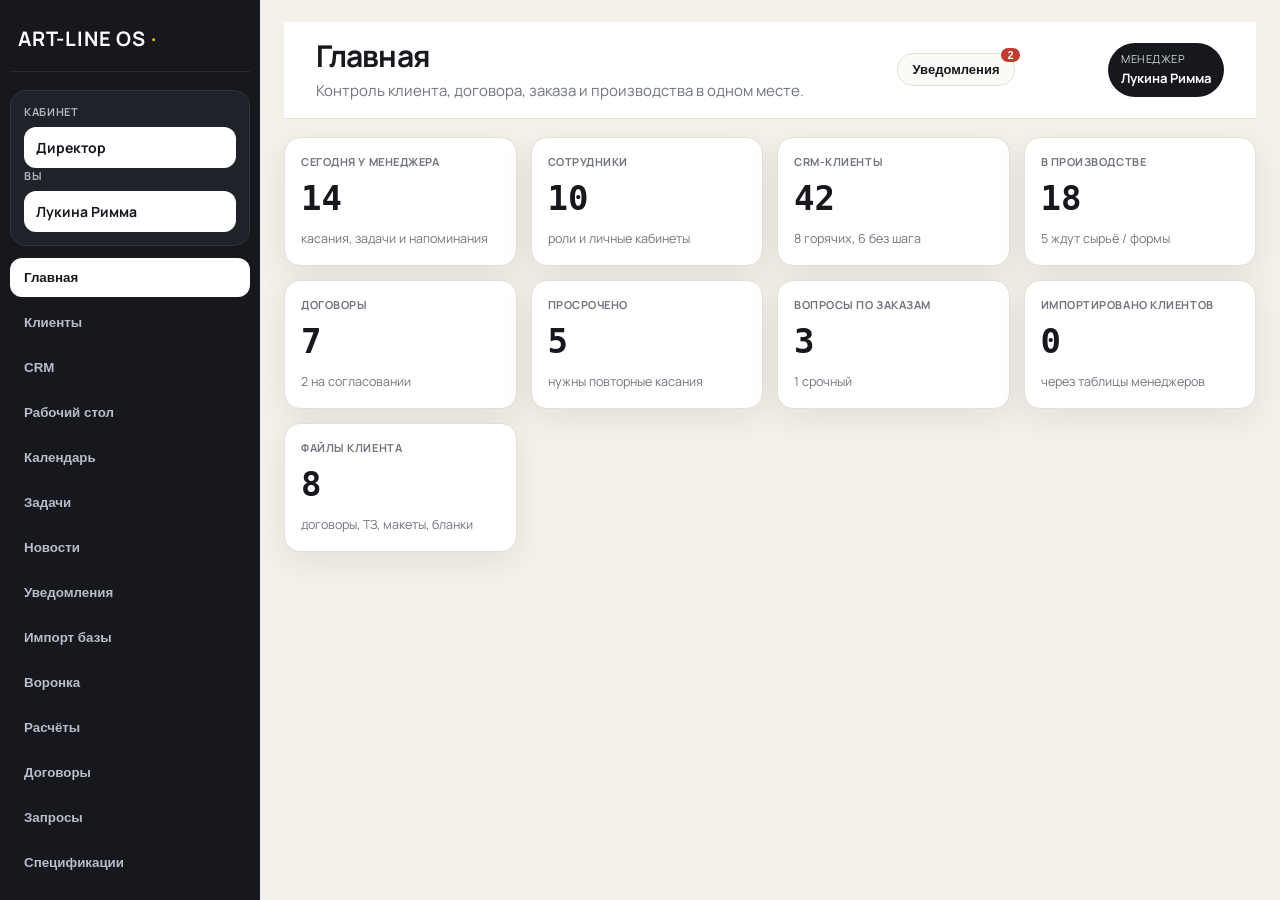
<file: index.html>
<!doctype html>
<html lang="ru">
<head>
  <meta charset="utf-8" />
  <meta name="viewport" content="width=device-width, initial-scale=1" />
  <title>Типография — заказы</title>
  <meta name="theme-color" content="#151821" />
  <meta name="apple-mobile-web-app-capable" content="yes" />
  <meta name="apple-mobile-web-app-title" content="ART-LINE OS" />
  <!-- manifest.webmanifest пока не подключаем — заглушка, полноценный PWA-перенос отложен за рамки Фазы 0 -->
  <link rel="icon" href="assets/favicon-32.png" />
  <link rel="apple-touch-icon" href="assets/apple-touch-icon.png" />
  <link rel="stylesheet" href="style.css" />
</head>
<body>
  <div class="startup-screen-v15" id="startupScreenV15"><strong>ART-LINE OS</strong><span>Загрузка мобильного рабочего пространства...</span></div>
  <div class="app-shell">
    <aside class="sidebar" id="sidebar">
      <div class="brand no-logo">
        <div>
          <strong>ART-LINE OS</strong>
        </div>
      </div>

      <div class="role-panel">
        <label for="roleSelect">Кабинет</label>
        <select id="roleSelect">
          <option value="director">Директор</option>
          <option value="admin">Администратор</option>
          <option value="assistant">Помощник директора</option>
          <option value="manager">Менеджер</option>
          <option value="designer">Дизайнер</option>
          <option value="technologist">Технолог</option>
          <option value="production_manager">Менеджер производства</option>
          <option value="economist">Экономист</option>
          <option value="accountant">Бухгалтер</option>
          <option value="worker">Печатник</option>
        </select>
        <label for="staffSelect">Вы</label>
        <select id="staffSelect"></select>
      </div>

      <nav class="nav" id="mainNav">
        <button data-section="dashboard" class="active">Главная</button>
        <button data-section="pulse">Пульс компании</button>
        <button data-section="clients">Клиенты</button>
        <button data-section="crm">CRM</button>
        <button data-section="workspace">Рабочий стол</button>
        <button data-section="employees">Сотрудники</button>
        <button data-section="calendar">Календарь</button>
        <button data-section="tasks">Задачи</button>
        <button data-section="news">Новости</button>
        <button data-section="notifications">Уведомления</button>
        <button data-section="import">Импорт базы</button>
        <button data-section="funnel">Воронка</button>
        <button data-section="calculator">Калькулятор</button>
        <button data-section="calculations">Расчёты</button>
        <button data-section="contracts">Договоры</button>
        <button data-section="requests">Запросы</button>
        <button data-section="specifications">Спецификации</button>
        <button data-section="orders">Заказы</button>
        <button data-section="approvals">Бланки согласования</button>
        <button data-section="questions">Вопросы</button>
        <button data-section="tooling">Ножи и формы</button>
        <button data-section="production">Производство</button>
        <button data-section="finance">Финансы</button>
        <button data-section="documents">Документы</button>
        <button data-section="ai">ИИ</button>
        <button data-section="settings">Настройки</button>
      </nav>
    </aside>

    <main class="main">
      <header class="topbar">
        <button class="mobile-menu" id="mobileMenu">☰</button>
        <div>
          <h1 id="pageTitle">Главная</h1>
          <p id="pageSubtitle">Контроль клиента, договора, заказа и производства в одном месте.</p>
        </div>
        <div class="notif-wrap" id="notifWrap">
          <button class="notif-bell" onclick="toggleNotifPanel(event)">Уведомления<span class="notif-badge hidden" id="notifBellBadge">0</span></button>
          <div class="notif-panel hidden" id="notifPanel"></div>
        </div>
        <div class="user-card">
          <span id="roleName">Менеджер</span>
          <strong id="topbarStaffName">—</strong>
        </div>
      </header>

      <section id="dashboard" class="section active-section">
        <div class="stats-grid">
          <article><span>Сегодня у менеджера</span><strong>14</strong><small>касания, задачи и напоминания</small></article>
          <article><span>Сотрудники</span><strong>10</strong><small>роли и личные кабинеты</small></article>
          <article><span>CRM-клиенты</span><strong>42</strong><small>8 горячих, 6 без шага</small></article>
          <article><span>В производстве</span><strong>18</strong><small>5 ждут сырьё / формы</small></article>
          <article><span>Договоры</span><strong>7</strong><small>2 на согласовании</small></article>
          <article><span>Просрочено</span><strong>5</strong><small>нужны повторные касания</small></article>
          <article><span>Вопросы по заказам</span><strong id="questionCountBadge">3</strong><small>1 срочный</small></article>
          <article><span>Импортировано клиентов</span><strong id="importedCountBadge">0</strong><small>через таблицы менеджеров</small></article>
          <article><span>Файлы клиента</span><strong id="clientFilesBadge">6</strong><small>договоры, ТЗ, макеты, бланки</small></article>
        </div>

      </section>


      <section id="pulse" class="section">
        <div class="card"><div class="empty-state">Раздел в разработке.</div></div>
      </section>


      <section id="workspace" class="section">
        <div class="workspace-grid">
          <div class="card day-focus-card">
            <div class="card-head"><h3>Сегодня</h3><span class="pill success">Менеджер</span></div>
            <div class="today-stack">
              <article class="focus-item hot"><strong>10:30 · Позвонить ООО «Фрутти»</strong><span>Повторное касание после отправки КП. Связано с карточкой клиента.</span><button class="small-btn" data-go="clients">Открыть клиента</button></article>
              <article class="focus-item"><strong>12:00 · Проверить ответ Grass</strong><span>Переговоры по условиям, возможная реферальная система и образцы.</span><button class="small-btn" data-go="clients">История клиента</button></article>
              <article class="focus-item"><strong>15:00 · Подготовить спецификацию</strong><span>Связано с заказом AL-2026-0711-01 и договором клиента.</span><button class="small-btn" data-go="orders">Открыть заказ</button></article>
            </div>
          </div>

          <div class="card">
            <div class="card-head"><h3>Вопросы ко мне</h3><span class="pill" id="workspaceQuestionBadge">0</span></div>
            <div class="mini-table" id="workspaceMyQuestions"></div>
            <button class="small-btn" data-go="questions">Открыть все вопросы</button>
          </div>

          <div class="card">
            <div class="card-head"><h3>Новости компании</h3><span class="status warning" id="workspaceNewsUnread">0 непрочитано</span></div>
            <div class="news-mini-list" id="workspaceNewsMini"></div>
            <button class="small-btn" data-go="news">Открыть новости</button>
          </div>

          <div class="card">
            <div class="card-head"><h3>Календарь недели</h3><span class="pill">7 событий</span></div>
            <div class="calendar-mini">
              <div><b>Пн</b><span>3 касания</span></div>
              <div><b>Вт</b><span>1 договор</span></div>
              <div><b>Ср</b><span>2 КП</span></div>
              <div><b>Чт</b><span>1 встреча</span></div>
              <div><b>Пт</b><span>отгрузка</span></div>
            </div>
            <button class="small-btn" data-go="calendar">Открыть календарь</button>
          </div>
        </div>
      </section>

      <section id="employees" class="section">
        <div class="content-grid two">
          <div class="card">
            <div class="card-head"><h3>Сотрудники и доступ</h3><button class="small-btn" id="demoCreateEmployeeBtn">+ Создать кабинет</button></div>
            <p>В рабочей версии руководитель или администратор создаёт сотрудника, задаёт логин, временный пароль, назначает роль и включает доступ к нужным разделам.</p>
            <div class="employee-list">
              <article class="employee-card active"><div><strong>Овечкин Константин</strong><span>Менеджер · продажи · активен</span></div><b>CRM / расчёты / заказы</b></article>
              <article class="employee-card"><div><strong>Дизайнер</strong><span>Дизайн · бланки · формы</span></div><b>макеты / согласования</b></article>
              <article class="employee-card"><div><strong>Технолог</strong><span>Препресс · формы · ножи</span></div><b>технический пакет</b></article>
              <article class="employee-card"><div><strong>Печатник</strong><span>Производство · очередь печати</span></div><b>заказы / бланки</b></article>
              <article class="employee-card"><div><strong>Бухгалтер</strong><span>Договоры · спецификации · цены</span></div><b>финансы / настройки</b></article>
              <article class="employee-card"><div><strong>Руководитель</strong><span>Полный доступ · контроль</span></div><b>всё</b></article>
            </div>
          </div>

          <div class="card access-card">
            <div class="card-head"><h3>Создание кабинета</h3></div>
            <p>Кабинет сотрудника создаётся с логином, ролью и временным паролём. Защищённый вход появится на серверном этапе.</p>
            <div class="employee-form-grid">
              <label>ФИО<input value="Иванов Иван" /></label>
              <label>Должность<input value="Менеджер по продажам" /></label>
              <label>Логин<input value="ivanov" /></label>
              <label>Временный пароль<input value="выдаёт руководитель" /></label>
              <label>Роль<select><option>Менеджер</option><option>Дизайнер</option><option>Технолог</option><option>Печатник</option><option>Бухгалтер</option><option>Руководитель</option></select></label>
              <label>Статус<select><option>Доступ включён</option><option>Доступ отключён</option><option>Ожидает активации</option></select></label>
            </div>
            <div class="role-rights-matrix">
              <div class="matrix-head">Права роли</div>
              <div><span>Клиенты</span><b>просмотр / создание / комментарии</b></div>
              <div><span>Расчёты</span><b>создание / КП / история</b></div>
              <div><span>Заказы</span><b>свои заказы / статусы / вопросы</b></div>
              <div><span>Себестоимость</span><b>скрыта для менеджера</b></div>
              <div><span>Настройки</span><b>только бухгалтер / руководитель</b></div>
            </div>
            <div class="notice-box">Сейчас это прототип логики: настоящие пароли нельзя хранить в HTML.</div>
          </div>
        </div>
      </section>

      <section id="calendar" class="section">
        <div class="card">
          <div class="card-head wrap">
            <div><span class="eyebrow">Календарь работы</span><h2>Личный календарь сотрудника и общий календарь компании</h2></div>
            <button class="small-btn" id="addEventBtn">+ Событие</button>
          </div>
          <div class="calendar-toolbar">
            <button class="active" data-cal-filter="mine">Мой календарь</button>
            <button data-cal-filter="team">Команда</button>
            <button data-cal-filter="company">Компания</button>
            <button data-cal-filter="orders">Заказы</button>
            <button data-cal-filter="overdue">Просрочено</button>
          </div>
          <div class="calendar-board" id="calendarBoard"></div>
        </div>
      </section>

      <section id="tasks" class="section">
        <div class="content-grid two">
          <div class="card">
            <div class="card-head"><h3>Доска задач</h3>
              <div class="import-actions inline">
                <button class="small-btn active" data-task-filter="all">Все</button>
                <button class="small-btn" data-task-filter="mine">Мои задачи</button>
              </div>
            </div>
            <div class="task-board-v7 numbered-task-board" id="tasksBoard"></div>
          </div>
          <div class="card">
            <div class="card-head"><h3>Назначить задачу</h3><span class="status ok">руководитель</span></div>
            <div class="task-form-v7">
              <label>Кому<select id="taskAssigneeSelect"></select></label>
              <label>Тема<input id="taskTitleInput" placeholder="Проверить следующий шаг по заказу" /></label>
              <label>Связь<select id="taskLinkSelect"></select></label>
              <label>Срок<input type="date" id="taskDueInput" /></label>
              <label>Приоритет<select id="taskPrioritySelect"><option>Высокий</option><option selected>Средний</option><option>Низкий</option></select></label>
              <label class="full">Описание<textarea id="taskDescInput" placeholder="Открыть карточку заказа, проверить причину остановки, указать следующее действие и ответственного."></textarea></label>
            </div>
            <button class="primary wide" id="submitTaskBtn">Назначить задачу</button>
            <p class="muted small-text">Задача появится на доске, в фильтре «Мои задачи» исполнителя и в истории связанного клиента.</p>
          </div>
        </div>
      </section>

      <section id="news" class="section">
        <div class="content-grid two">
          <div class="card">
            <div class="card-head"><h3>Новости компании</h3><button class="small-btn" id="publishNewsBtn">+ Новость</button></div>
            <div class="company-feed" id="newsFeed"></div>
          </div>
          <div class="card">
            <div class="card-head"><h3>Статистика прочтения</h3><span class="pill">прочтение</span></div>
            <div class="read-stats" id="newsReadStats"></div>
            <div class="notice-box">Новости нужны, чтобы важные правила и изменения не терялись в чатах и устных договорённостях.</div>
          </div>
        </div>
      </section>

      <section id="notifications" class="section">
        <div class="card">
          <div class="card-head wrap">
            <h3>Уведомления</h3>
            <button class="btn btn-ghost btn-sm" onclick="markAllReadAndRefresh()">Прочитать все</button>
          </div>
          <div class="order-filters" id="notifTypeFilters"></div>
          <button class="btn btn-ghost btn-sm" id="notifUnreadToggle" onclick="toggleNotifUnreadOnly()">Только непрочитанные</button>
          <div id="notificationsList"></div>
        </div>

        <div class="card" id="notifWarningsCard">
          <div class="card-head"><h3>Требует внимания</h3></div>
          <div id="notifWarningsList"></div>
        </div>

        <div class="card hidden" id="notifDirectorOversightCard">
          <div class="card-head"><h3>История уведомлений по заказам (все сотрудники)</h3></div>
          <div id="notifDirectorOversightList"></div>
        </div>
      </section>



      <section id="crm" class="section">
        <div class="crm-command-grid">
          <article class="crm-kpi urgent"><span>Просрочено</span><strong id="kpiOverdue">0</strong><small>клиентов требуют касания</small></article>
          <article class="crm-kpi hot"><span>Горячие</span><strong>8</strong><small>есть потребность / запрос</small></article>
          <article class="crm-kpi"><span>Без следующего шага</span><strong id="kpiNoNextStep">0</strong><small>нужно назначить действие</small></article>
          <article class="crm-kpi"><span>Ждём ответ</span><strong id="kpiWaiting">0</strong><small>после писем и КП</small></article>
          <article class="crm-kpi"><span>На просчёте</span><strong id="kpiEstimating">0</strong><small>нужен расчёт стоимости</small></article>
          <article class="crm-kpi"><span>Договор</span><strong id="kpiContract">0</strong><small>согласование условий</small></article>
        </div>

        <div class="content-grid two">
          <div class="card crm-daily-card">
            <div class="card-head wrap">
              <div><h3>Рабочий день менеджера</h3><p>Система собирает действия из клиентов, задач, календаря и воронки.</p></div>
              <span class="pill success">Сегодня</span>
            </div>
            <div class="crm-action-stack">
              <article class="crm-action overdue"><b>09:30 · Просрочено</b><strong>Повторно связаться с ООО «Фрутти»</strong><span>КП отправлено, ответа нет 2 дня. Следующий шаг: короткое письмо + звонок.</span><button class="small-btn" data-go="clients">Карточка</button></article>
              <article class="crm-action hot"><b>11:00 · Горячий клиент</b><strong>Grass · обсудить реферальную систему</strong><span>Есть интерес к условиям, образцам и стабильности поставки.</span><button class="small-btn" data-go="clients">История</button></article>
              <article class="crm-action"><b>14:00 · Проверка ответа</b><strong>ТМК Мясо · письмо Светлане</strong><span>Проверить реакцию на письмо, при тишине подготовить второе касание.</span><button class="small-btn" data-go="calendar">В календарь</button></article>
              <article class="crm-action"><b>16:30 · Активный заказ</b><strong>ЭНДЖОЙ ФУД · подтвердить запуск</strong><span>Договор и бланк готовы, нужно принять заказ в работу.</span><button class="small-btn" data-go="orders">Заказ</button></article>
            </div>
          </div>

          <div class="card crm-form-card">
            <div class="card-head"><h3>Быстрое следующее действие</h3><span class="pill">CRM</span></div>
            <div class="crm-next-form">
              <label>Клиент<select id="crmFormClient"></select></label>
              <label>Действие<select id="crmFormAction"><option>Позвонить</option><option>Написать письмо</option><option>Проверить ответ</option><option>Отправить КП</option><option>Уточнить ТЗ</option><option>Вернуться через месяц</option></select></label>
              <label>Дата<input type="date" id="crmFormDate" /></label>
              <label>Время<input type="time" id="crmFormTime" value="10:30" /></label>
              <label class="full">Комментарий<textarea id="crmFormComment" placeholder="Коротко: итог звонка и следующий шаг"></textarea></label>
            </div>
            <button class="primary wide" id="demoCrmReminderBtn">Создать напоминание</button>
            <div class="notice-box"><strong>В рабочей версии:</strong> действие появится в календаре менеджера, карточке клиента, уведомлениях и ежедневном списке “Сегодня”.</div>
          </div>
        </div>

        <div class="card">
          <div class="card-head wrap">
            <div><h3>Воронка продаж менеджера</h3><p>Коммерческие статусы отделены от производственных статусов заказа.</p></div>
          </div>
          <div class="crm-funnel-board" id="crmFunnelBoard"></div>
        </div>

        <div class="content-grid two">
          <div class="card">
            <div class="card-head"><h3>Клиенты без следующего шага</h3><span class="status danger">обязательный контроль</span></div>
            <div class="crm-risk-list" id="crmRiskList"></div>
          </div>

          <div class="card">
            <div class="card-head"><h3>Шаблоны быстрых действий</h3><span class="pill">для отдела продаж</span></div>
            <div class="template-list">
              <article><b>После первого звонка</b><span>Короткое письмо с предложением расчёта по ТЗ/макетам.</span></article>
              <article><b>После отправки КП</b><span>Проверка получения и предложение обсудить 2–3 позиции.</span></article>
              <article><b>После тишины</b><span>Мягкое повторное касание без давления.</span></article>
              <article><b>После согласия на расчёт</b><span>Запрос макетов, параметров, тиражей, намотки и сроков.</span></article>
            </div>
          </div>
        </div>
      </section>


      <section id="clients" class="section">
        <div class="content-grid clients-layout">
          <div class="card client-list-card">
            <div class="card-head">
              <h3>Клиенты</h3>
              <button class="small-btn" id="addClientBtn">+ Клиент</button>
            </div>
            <input class="search-input" id="clientSearchInput" placeholder="Поиск по названию, ИНН, городу..." />
            <div class="client-list" id="clientListItems"></div>
          </div>

          <div class="card client-card">
            <div class="card-head wrap">
              <div>
                <span class="eyebrow">Карточка клиента</span>
                <h2 id="clientCardName">—</h2>
              </div>
              <span class="status ok" id="clientCardStageBadge">—</span>
            </div>

            <div class="info-grid" id="clientCardInfo">
              <div><span>ИНН</span><strong id="clientInfoInn">—</strong></div>
              <div><span>Город</span><strong id="clientInfoCity">—</strong></div>
              <div><span>Сегмент</span><strong id="clientInfoSegment">—</strong></div>
              <div><span>Ответственный</span><strong id="clientInfoManager">—</strong></div>
            </div>

            <div class="client-control-board">
              <article>
                <span>Стадия</span>
                <strong id="clientBoardStage">—</strong>
                <small id="clientBoardSource">—</small>
              </article>
              <article>
                <span>Следующее действие</span>
                <strong id="clientBoardNextAction">—</strong>
                <small id="clientBoardNextDate">—</small>
              </article>
              <article>
                <span>Последнее касание</span>
                <strong id="clientBoardLastTouch">—</strong>
                <small>дата последнего контакта</small>
              </article>
              <article>
                <span>Открытые вопросы</span>
                <strong id="clientOpenQuestionsBadge">0</strong>
                <small>связаны с клиентом</small>
              </article>
            </div>

            <div class="client-hub-panel">
              <div>
                <span class="eyebrow">Центр клиента</span>
                <strong>Все связанные материалы и действия собраны в одной карточке</strong>
              </div>
              <div class="hub-actions">
                <button class="small-btn" data-open-client-tab="client-tasks">+ Задача</button>
                <button class="small-btn" data-open-client-tab="client-questions">+ Вопрос</button>
                <button class="small-btn" data-open-client-tab="client-orders">+ Заказ</button>
                <button class="small-btn" data-open-client-tab="client-files">Файлы</button>
              </div>
            </div>

            <div class="tabs client-tabs">
              <button class="tab active" data-tab="client-overview">Обзор</button>
              <button class="tab" data-tab="history">История</button>
              <button class="tab" data-tab="client-orders">Заказы</button>
              <button class="tab" data-tab="client-tasks">Задачи</button>
              <button class="tab" data-tab="client-questions">Вопросы</button>
              <button class="tab" data-tab="client-files">Файлы</button>
            </div>

            <div class="tab-panel active" id="client-overview">
              <div class="client-overview-grid">
                <div class="overview-card">
                  <span>Следующий шаг</span>
                  <strong id="clientOverviewNextAction">—</strong>
                  <p id="clientOverviewNextDate">—</p>
                </div>
                <div class="overview-card">
                  <span>Последнее касание</span>
                  <strong id="clientOverviewLastTouch">—</strong>
                  <p>Дата последнего звонка, письма или встречи.</p>
                </div>
                <div class="overview-card">
                  <span>Источник</span>
                  <strong id="clientOverviewSource">—</strong>
                  <p id="clientOverviewSegment">—</p>
                </div>
                <div class="overview-card">
                  <span>Комментарий</span>
                  <strong id="clientOverviewComment">—</strong>
                  <p>Свободное поле менеджера по клиенту.</p>
                </div>
              </div>
              <div class="hub-cards">
                <button data-open-client-tab="client-files"><b>Файлы клиента</b><span>единое хранилище документов и макетов</span></button>
                <button data-open-client-tab="client-questions"><b>История вопросов</b><span>все вопросы по клиенту</span></button>
                <button data-open-client-tab="history"><b>История взаимодействия</b><span>последовательная цепочка действий</span></button>
              </div>
            </div>

            <div class="tab-panel" id="history">
              <div class="timeline-controls">
                <input id="historyInput" placeholder="Добавить комментарий в историю клиента..." />
                <button id="addHistoryBtn" class="primary">Добавить</button>
              </div>
              <div class="timeline" id="clientTimeline"></div>
            </div>

            <div class="tab-panel" id="client-orders">
              <div class="timeline-controls">
                <input id="clientOrderTitleInput" placeholder="Название заказа..." />
                <input id="clientOrderRunInput" type="number" min="1" placeholder="Тираж" />
                <input id="clientOrderShipInput" type="date" />
                <button id="addClientOrderBtn" class="primary">+ Заказ</button>
              </div>
              <div class="mini-table linked-list" id="clientOrdersList"></div>
            </div>

            <div class="tab-panel" id="client-tasks">
              <div class="timeline-controls">
                <input id="clientTaskTitleInput" placeholder="Тема задачи..." />
                <input id="clientTaskDateInput" type="date" />
                <button id="addClientTaskBtn" class="primary">+ Задача</button>
              </div>
              <div class="mini-table linked-list" id="clientTasksList"></div>
            </div>

            <div class="tab-panel" id="client-questions">
              <div class="timeline-controls">
                <input id="clientQuestionTitleInput" placeholder="Тема вопроса..." />
                <button id="addClientQuestionBtn" class="primary">+ Вопрос</button>
              </div>
              <div class="mini-table linked-list" id="clientQuestionHistory"></div>
            </div>
            <div class="tab-panel" id="client-files">
              <div class="file-toolbar">
                <div>
                  <strong>Файловое пространство клиента</strong>
                  <span>Договоры, спецификации, макеты, бланки, письма, ТЗ и любые рабочие файлы клиента.</span>
                </div>
                <label class="upload-mini">+ Добавить файлы
                  <input id="clientFileUpload" type="file" multiple />
                </label>
              </div>
              <div class="file-context-panel">
                <span>Файл можно связать с:</span>
                <b>клиентом</b><b>договором</b><b>расчётом</b><b>заказом</b><b>бланком</b><b>вопросом</b>
              </div>
              <div class="file-filters" id="clientFileFilters"></div>
              <div class="file-grid file-vault" id="clientFileVault"></div>
              <p class="muted">В прототипе сохраняются названия и категории файлов. В рабочей версии файлы будут храниться на сервере или в корпоративном облаке и привязываться к клиенту, заказу, расчёту или бланку.</p>
            </div>
          </div>
        </div>
      </section>


      <section id="import" class="section">
        <div class="content-grid two import-grid">
          <div class="card">
            <div class="card-head wrap"><h3>1. Загрузка таблицы</h3><span class="pill">Excel / CSV / Google Sheets</span></div>
            <div class="import-actions">
              <a class="button-link" href="assets/Шаблон_импорта_клиентов_ART-LINE_OS.xlsx" download>Скачать XLSX-шаблон</a>
              <a class="button-link" href="assets/Шаблон_импорта_клиентов_ART-LINE_OS.csv" download>Скачать CSV-шаблон</a>
            </div>
            <div class="source-grid">
              <label class="upload-box">
                <strong>Загрузить файл</strong>
                <span>CSV уже разбирается в прототипе. XLSX заложен как формат для рабочей серверной версии.</span>
                <input id="importFile" type="file" accept=".csv,.txt,.xlsx,.xls" />
              </label>
              <button class="source-card" id="loadSampleBtn" type="button">
                <strong>Загрузить пример из базы лидов</strong>
                <span>Демо-данные из структуры Google Sheets: компания, контакты, статус, следующий шаг.</span>
              </button>
            </div>
            <label class="field-label">Или вставьте строки из таблицы вручную</label>
            <textarea id="importText" class="import-textarea" placeholder="Вставьте CSV/таблицу: Компания; Контакты; Статус; Следующий шаг..."></textarea>
            <div class="import-actions">
              <button class="primary" id="analyzeImportBtn">Разбор и предпросмотр</button>
              <button class="secondary" id="clearImportBtn">Очистить</button>
            </div>
            <div class="notice-box">
              <strong>Правило безопасности:</strong> импорт не выполняется автоматически. Сначала система показывает сопоставление колонок, дубли и примеры карточек. Карточки создаются только после подтверждения менеджера.
            </div>
          </div>

          <div class="card">
            <div class="card-head"><h3>2. Что создаётся из таблицы</h3></div>
            <div class="ai-flow">
              <div><b>Колонки</b><span>Компания, ИНН, контакты, ЛПР, статус, комментарии</span></div>
              <div><b>Карточки клиентов</b><span>Название, сегмент, ответственный, контактные лица</span></div>
              <div><b>История</b><span>Дата касания, результат, что отправлено, следующий шаг</span></div>
              <div><b>Контроль качества</b><span>Дубли, пустые контакты, непонятные статусы</span></div>
            </div>
          </div>
        </div>

        <div class="content-grid two">
          <div class="card">
            <div class="card-head"><h3>Сопоставление колонок</h3><span class="status warning" id="mappingStatus">Ожидает данных</span></div>
            <div id="mappingTable" class="mapping-table empty-state">Здесь появится таблица: колонка из файла → поле ART-LINE OS.</div>
          </div>
          <div class="card">
            <div class="card-head"><h3>Проверка и дубли</h3><span class="pill" id="importStats">0 строк</span></div>
            <div id="qualityReport" class="quality-report empty-state">После анализа появится список найденных дублей, пустых контактов и замечаний.</div>
          </div>
        </div>

        <div class="card">
          <div class="card-head wrap">
            <h3>Предпросмотр будущих карточек</h3>
            <div class="import-actions inline"><button class="primary" id="confirmImportBtn" disabled>Подтвердить импорт и создать карточки</button></div>
          </div>
          <div id="importPreview" class="preview-grid empty-state">Пока нет данных для предпросмотра.</div>
        </div>
      </section>


      <section id="funnel" class="section">
        <div class="card">
          <div class="card-head"><h3>Воронка продаж до договора</h3><span class="pill">CRM</span></div>
          <div class="kanban">
            <div class="lane"><h4>Контакт</h4><div class="task">Новый клиент · запрос вводных</div></div>
            <div class="lane"><h4>Потребность</h4><div class="task">Уточнить тиражи, материалы, сроки</div></div>
            <div class="lane"><h4>Предварительный расчёт</h4><div class="task">3 варианта тиража · КП отправлено</div></div>
            <div class="lane"><h4>Договор</h4><div class="task hot">Согласовать отсрочку и сроки</div></div>
            <div class="lane"><h4>Активный клиент</h4><div class="task done">Ждём реальную потребность</div></div>
          </div>
        </div>
      </section>

      <section id="calculations" class="section">
        <div class="card"><div class="empty-state">Раздел в разработке.</div></div>
      </section>

      <section id="calculator" class="section">
        <div class="card">
          <div class="card-head wrap">
            <div><h3>Калькулятор</h3><p>Действующий расчётный модуль открывается внутри ART-LINE OS.</p></div>
            <a class="button-link" href="calculator.html" target="_blank">Открыть отдельно</a>
          </div>
          <iframe class="calc-frame" src="calculator.html" title="Калькулятор Арт-Лайн"></iframe>
        </div>
      </section>

      <section id="contracts" class="section">
        <div class="card"><div class="empty-state">Раздел в разработке.</div></div>
      </section>

      <section id="requests" class="section">
        <div class="card"><div class="empty-state">Раздел в разработке.</div></div>
      </section>

      <section id="specifications" class="section">
        <div class="card"><div class="empty-state">Раздел в разработке.</div></div>
      </section>

      <section id="orders" class="section">
        <div id="ordersList"></div>
      </section>

      <section id="approvals" class="section">
        <div class="card">
          <div class="card-head"><h3>Черновики <span class="muted" id="approvalsDraftCount">0</span></h3></div>
          <table class="report-table">
            <thead><tr><th>№ заказа</th><th>Клиент</th><th>Версия</th><th>Отправлен</th><th>Ждём</th><th>Действия</th></tr></thead>
            <tbody id="approvalsDraftBody"></tbody>
          </table>
        </div>

        <div class="card">
          <div class="card-head"><h3>На согласовании у клиента <span class="muted" id="approvalsSentCount">0</span></h3></div>
          <table class="report-table">
            <thead><tr><th>№ заказа</th><th>Клиент</th><th>Версия</th><th>Отправлен</th><th>Ждём</th><th>Действия</th></tr></thead>
            <tbody id="approvalsSentBody"></tbody>
          </table>
        </div>

        <div class="card">
          <div class="card-head"><h3>Подписаны <span class="muted" id="approvalsSignedCount">0</span></h3></div>
          <table class="report-table">
            <thead><tr><th>№ заказа</th><th>Клиент</th><th>Версия</th><th>Подписан</th><th>Кто подписал</th><th>Действия</th></tr></thead>
            <tbody id="approvalsSignedBody"></tbody>
          </table>
        </div>

        <div class="card">
          <div class="card-head"><h3>Отклонены <span class="muted" id="approvalsRejectedCount">0</span></h3></div>
          <table class="report-table">
            <thead><tr><th>№ заказа</th><th>Клиент</th><th>Версия</th><th>Дата</th><th>Причина</th><th>Действия</th></tr></thead>
            <tbody id="approvalsRejectedBody"></tbody>
          </table>
        </div>
      </section>

      <section id="questions" class="section">
        <div class="content-grid two">
          <div class="card">
            <div class="card-head"><h3>Создать вопрос по заказу</h3></div>
            <div class="question-form">
              <input id="qTitle" placeholder="Тема вопроса" />
              <textarea id="qText" placeholder="Опишите проблему"></textarea>
              <select id="qStage">
                <option>Бланк согласования</option>
                <option>Подготовка макета</option>
                <option>Формы</option>
                <option>Нож</option>
                <option>Печать</option>
                <option>Отгрузка</option>
              </select>
              <select id="qAddressee"></select>
              <select id="qOrderLink"></select>
              <div class="recipient-grid">
                <label><input type="checkbox" value="Менеджер" checked /> Менеджер</label>
                <label><input type="checkbox" value="Дизайнер" checked /> Дизайнер</label>
                <label><input type="checkbox" value="Руководитель" /> Руководитель</label>
                <label><input type="checkbox" value="Бухгалтер" /> Бухгалтер</label>
                <label><input type="checkbox" value="Технолог" checked /> Технолог</label>
                <label><input type="checkbox" value="Печатник" /> Печатник</label>
              </div>
              <button class="primary" id="createQuestionBtn">Создать вопрос и уведомить</button>
            </div>
          </div>
          <div class="card">
            <div class="card-head"><h3>Открытые вопросы</h3>
              <div class="import-actions inline">
                <button class="small-btn active" data-question-filter="all">Все</button>
                <button class="small-btn" data-question-filter="mine">Мои вопросы</button>
                <span class="pill" id="questionCount">3</span>
              </div>
            </div>
            <div class="notice-box">Каждый вопрос получает номер ВОП-0000, конкретного адресата и статус. Открытый вопрос влияет на риск заказа (видно бейджем на карточке заказа).</div>
            <div id="questionList" class="question-list"></div>
          </div>
        </div>
      </section>

      <section id="tooling" class="section">
        <div class="content-grid two">
          <div class="card">
            <div class="card-head"><h3>Ножи</h3><span class="status warning">проверить</span></div>
            <div class="status-list vertical">
              <span class="active">Используем существующий нож</span>
              <span>Нужно заказать</span>
              <span>Заказан</span>
              <span>В изготовлении</span>
              <span>Получен</span>
              <span>Готов к работе</span>
            </div>
            <p class="muted">Нож может заказать бухгалтер или дизайнер, если по заказу нельзя использовать архивный.</p>
          </div>
          <div class="card">
            <div class="card-head"><h3>Флексоформы</h3><span class="status warning">готовятся</span></div>
            <div class="status-list vertical">
              <span>Не требуются</span>
              <span class="active">Макет готовится</span>
              <span>Формы заказаны</span>
              <span>Формы получены</span>
              <span>Переданы печатнику</span>
            </div>
            <p class="muted">Флексоформы заказывает дизайнер после подготовки макета. Технолог комплектует пакет для печатника.</p>
          </div>
        </div>
      </section>

      <section id="production" class="section production-section">
        <div class="card" id="productionLoadCard">
          <div class="card-head"><h3>Загрузка станков</h3></div>
          <div id="productionMachineLoad"></div>
        </div>

        <div class="card" id="productionPlanCard">
          <div class="card-head wrap">
            <h3 id="productionPlanTitle">Производственный план</h3>
            <div class="order-filters" id="productionMachineFilters"></div>
          </div>
          <div id="productionPlanList"></div>
        </div>

        <div class="card" id="productionQueueCard">
          <div class="card-head"><h3>Очередь печати</h3></div>
          <div id="productionQueueList"></div>
        </div>
      </section>


      <section id="finance" class="section">
        <div class="card">
          <div class="card-head wrap">
            <h3>Сводка</h3>
            <div class="order-filters" id="financePeriodFilters">
              <button data-period="month">Месяц</button>
              <button data-period="quarter">Квартал</button>
              <button data-period="year">Год</button>
              <button data-period="all" class="active">Всё время</button>
            </div>
          </div>
          <div class="finance-kpi-grid" id="financeKpiGrid"></div>
        </div>

        <div class="card">
          <div class="card-head"><h3>Оплаты по заказам</h3></div>
          <div class="finance-table" id="financePayments"></div>
        </div>

        <div class="card">
          <div class="card-head"><h3>Долги</h3></div>
          <div id="financeReceivablesSummary"></div>
          <div class="problem-list" id="financeReceivables"></div>
        </div>
      </section>


      <section id="documents" class="section">
        <div class="card">
          <div class="card-head wrap">
            <h3>Реестр документов</h3>
            <button class="small-btn" onclick="openUploadDocumentModal()">Загрузить документ</button>
          </div>
          <input class="search-input" id="documentSearchInput" placeholder="Поиск по названию, номеру документа или заказа..." />
          <div class="order-filters" id="documentTypeFilters"></div>
          <button class="btn btn-ghost btn-sm" id="documentArchiveToggle" onclick="toggleDocumentArchive()">Показать архив</button>
          <table class="report-table">
            <thead>
              <tr><th>№</th><th>Тип</th><th>Название</th><th>Версия</th><th>Связан с</th><th>Загрузил</th><th>Дата</th><th>Статус</th><th>Действия</th></tr>
            </thead>
            <tbody id="documentsBody"></tbody>
          </table>
        </div>
      </section>


      <section id="ai" class="section">
        <div class="card"><div class="empty-state">Раздел в разработке.</div></div>
      </section>

      <section id="settings" class="section">
        <div class="card">
          <div class="card-head"><h3>Настройки будущей системы</h3></div>
          <div class="settings-grid">
            <div>Пользователи и роли</div><div>Материалы и цены</div><div>Импорт таблиц</div><div>Шаблоны договора</div><div>Шаблоны спецификации</div><div>Шаблоны бланков</div><div>Уведомления</div><div>Статусы заказов</div><div>Права доступа</div><div>Счета и отсрочки</div><div>Шаблоны задач</div><div>Нумерация задач и вопросов</div>
          </div>
        </div>
      </section>
    </main>

    <nav class="mobile-bottom-nav-v15" id="mobileBottomNavV15">
      <button data-go="dashboard" class="active"><span>⌂</span>Главная</button>
      <button data-go="clients"><span>◎</span>Клиенты</button>
      <button data-go="orders"><span>▣</span>Заказы</button>
      <button data-go="tasks"><span>✓</span>Задачи</button>
      <button data-go="settings"><span>☰</span>Ещё</button>
    </nav>

    <!-- один оверлей на все модалки FSM (assignTo/comment) — openModal() в orders.js меняет содержимое -->
    <div class="modal-overlay hidden" id="modalOverlay" onclick="closeModalOnOverlay(event)">
      <div class="modal-box" id="modalBox"></div>
    </div>
  </div>
  <!-- Фаза 0: светлый каркас. reference_data.js/store.js — данные в памяти,
       shell.js — навигация/applyRole (очищенная копия client_reference/app.js).
       Фаза 2: orders.js — FSM заказов, перенесена из корневого app.js. -->
  <script src="assets/sortable.min.js"></script>
  <script src="reference_data.js"></script>
  <script src="store.js"></script>
  <script src="shell.js"></script>
  <script src="orders.js"></script>
  <script src="clients.js"></script>
  <script src="tasks.js"></script>
  <script src="questions.js"></script>
  <script src="news.js"></script>
  <script src="calendar.js"></script>
  <script src="finance.js"></script>
  <script src="production.js"></script>
  <script src="approvals.js"></script>
  <script src="documents.js"></script>
  <script src="notifications.js"></script>
</body>
</html>
</file>
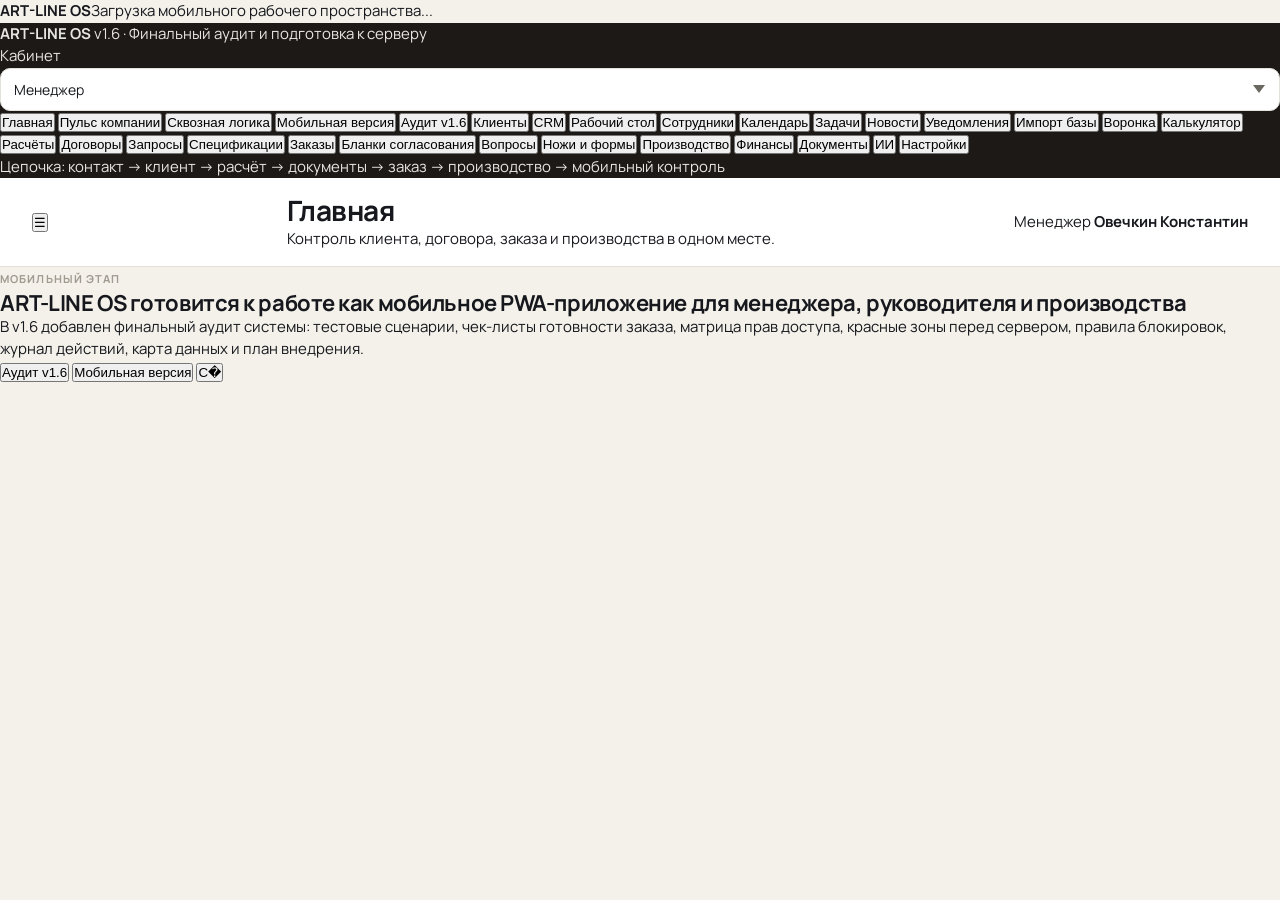
<file: _phase2_backup/index.html>
<!doctype html>
<html lang="ru">
<head>
  <meta charset="utf-8" />
  <meta name="viewport" content="width=device-width, initial-scale=1" />
  <title>Типография — заказы</title>
  <meta name="theme-color" content="#151821" />
  <meta name="apple-mobile-web-app-capable" content="yes" />
  <meta name="apple-mobile-web-app-title" content="ART-LINE OS" />
  <!-- manifest.webmanifest пока не подключаем — заглушка, полноценный PWA-перенос отложен за рамки Фазы 0 -->
  <link rel="icon" href="assets/favicon-32.png" />
  <link rel="apple-touch-icon" href="assets/apple-touch-icon.png" />
  <link rel="stylesheet" href="style.css" />
</head>
<body>
  <div class="startup-screen-v15" id="startupScreenV15"><strong>ART-LINE OS</strong><span>Загрузка мобильного рабочего пространства...</span></div>
  <div class="app-shell">
    <aside class="sidebar" id="sidebar">
      <div class="brand no-logo">
        <div>
          <strong>ART-LINE OS</strong>
          <span>v1.6 · Финальный аудит и подготовка к серверу</span>
        </div>
      </div>

      <div class="role-panel">
        <label for="roleSelect">Кабинет</label>
        <select id="roleSelect">
          <option value="manager">Менеджер</option>
          <option value="designer">Дизайнер</option>
          <option value="technologist">Технолог</option>
          <option value="printer">Печатник</option>
          <option value="accountant">Бухгалтер</option>
          <option value="leader">Руководитель</option>
          <option value="worker">Печатник</option>
          <option value="production_manager">Менеджер производства</option>
        </select>
      </div>

      <nav class="nav" id="mainNav">
        <button data-section="dashboard" class="active">Главная</button>
        <button data-section="pulse">Пульс компании</button>
        <button data-section="workflow">Сквозная логика</button>
        <button data-section="mobilepwa">Мобильная версия</button>
        <button data-section="audit">Аудит v1.6</button>
        <button data-section="clients">Клиенты</button>
        <button data-section="crm">CRM</button>
        <button data-section="workspace">Рабочий стол</button>
        <button data-section="employees">Сотрудники</button>
        <button data-section="calendar">Календарь</button>
        <button data-section="tasks">Задачи</button>
        <button data-section="news">Новости</button>
        <button data-section="notifications">Уведомления</button>
        <button data-section="import">Импорт базы</button>
        <button data-section="funnel">Воронка</button>
        <button data-section="calculator">Калькулятор</button>
        <button data-section="calculations">Расчёты</button>
        <button data-section="contracts">Договоры</button>
        <button data-section="requests">Запросы</button>
        <button data-section="specifications">Спецификации</button>
        <button data-section="orders">Заказы</button>
        <button data-section="approvals">Бланки согласования</button>
        <button data-section="questions">Вопросы</button>
        <button data-section="tooling">Ножи и формы</button>
        <button data-section="production">Производство</button>
        <button data-section="finance">Финансы</button>
        <button data-section="documents">Документы</button>
        <button data-section="ai">ИИ</button>
        <button data-section="settings">Настройки</button>
      </nav>

      <div class="side-note">
        <span>Цепочка:</span>
        контакт → клиент → расчёт → документы → заказ → производство → мобильный контроль
      </div>
    </aside>

    <main class="main">
      <header class="topbar">
        <button class="mobile-menu" id="mobileMenu">☰</button>
        <div>
          <h1 id="pageTitle">Главная</h1>
          <p id="pageSubtitle">Контроль клиента, договора, заказа и производства в одном месте.</p>
        </div>
        <div class="user-card">
          <span id="roleName">Менеджер</span>
          <strong>Овечкин Константин</strong>
        </div>
      </header>

      <section id="dashboard" class="section active-section">
        <div class="hero-card">
          <div>
            <span class="eyebrow">Мобильный этап</span>
            <h2>ART-LINE OS готовится к работе как мобильное PWA-приложение для менеджера, руководителя и производства</h2>
            <p>В v1.6 добавлен финальный аудит системы: тестовые сценарии, чек-листы готовности заказа, матрица прав доступа, красные зоны перед сервером, правила блокировок, журнал действий, карта данных и план внедрения.</p>
          </div>
          <div class="hero-actions">
            <button class="primary" data-go="audit">Аудит v1.6</button>
            <button class="secondary" data-go="mobilepwa">Мобильная версия</button>
            <button class="secondary" data-go="workflow">С�
</file>
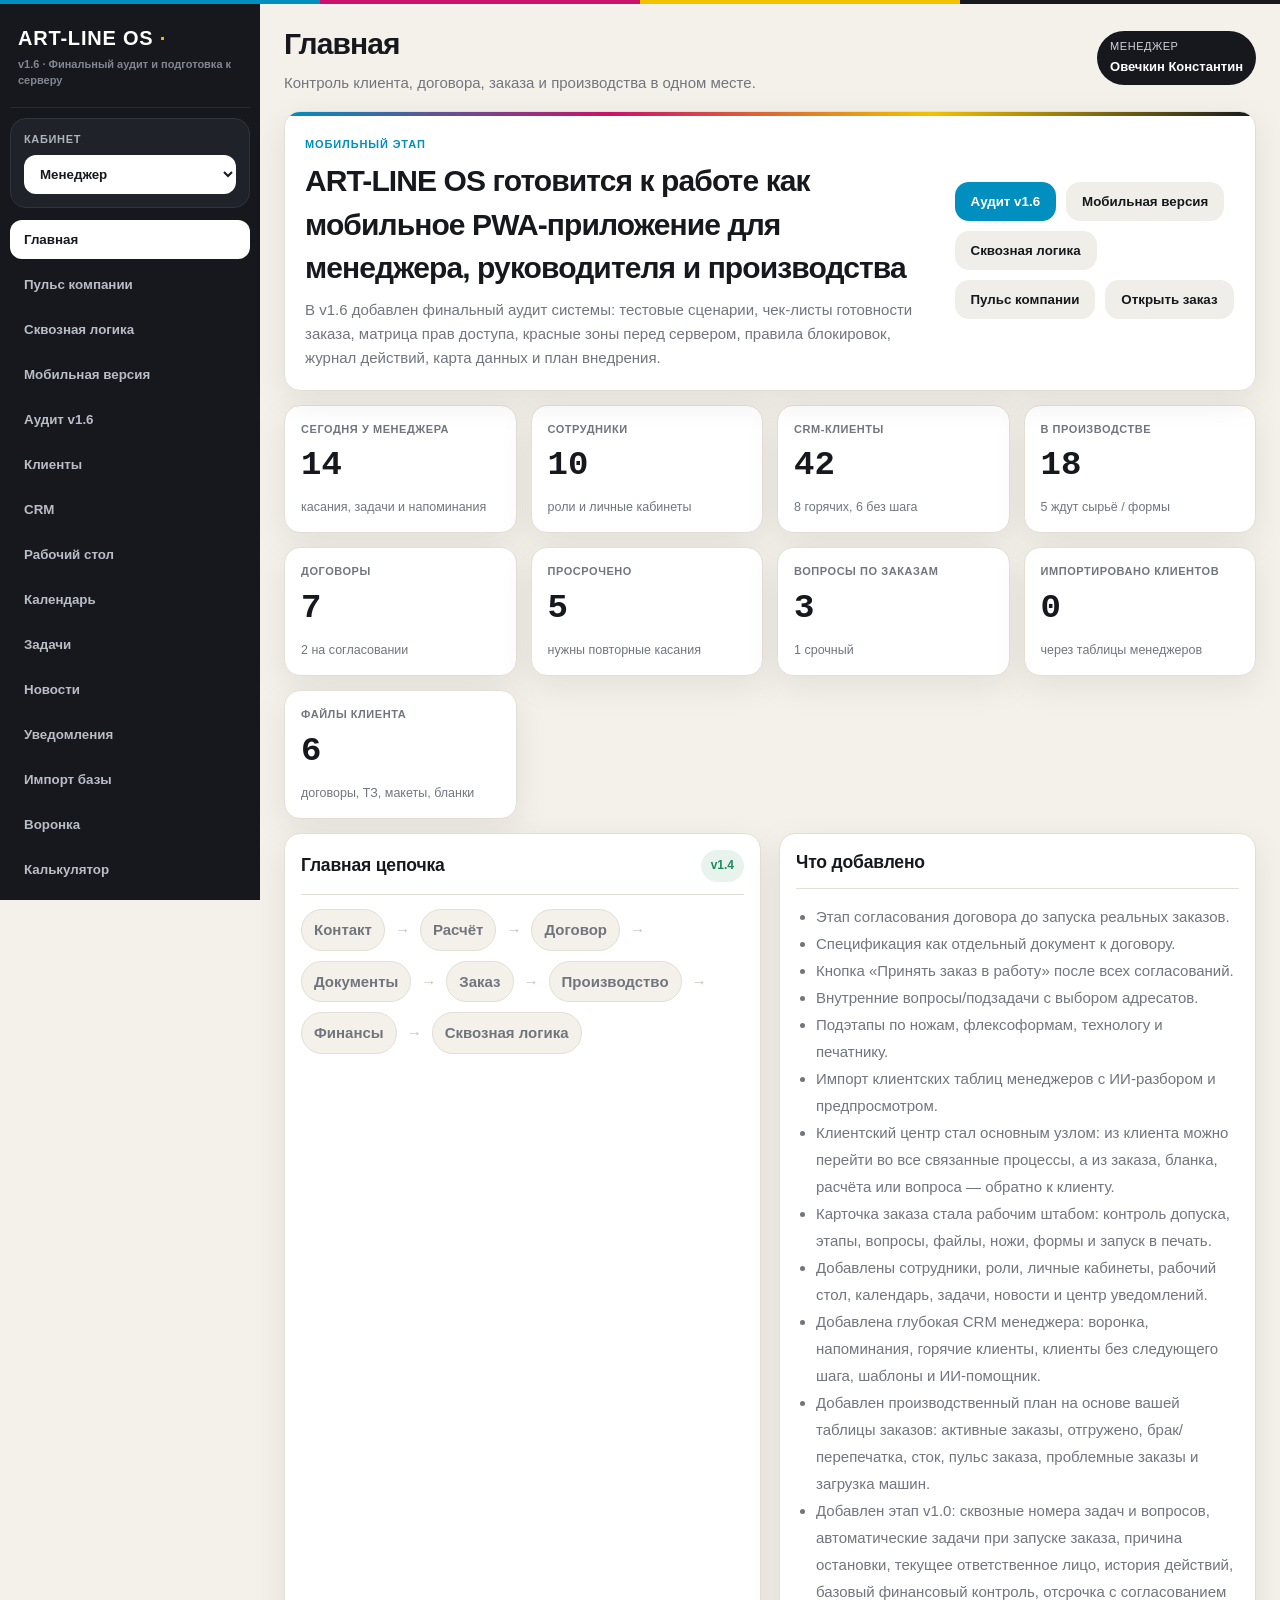
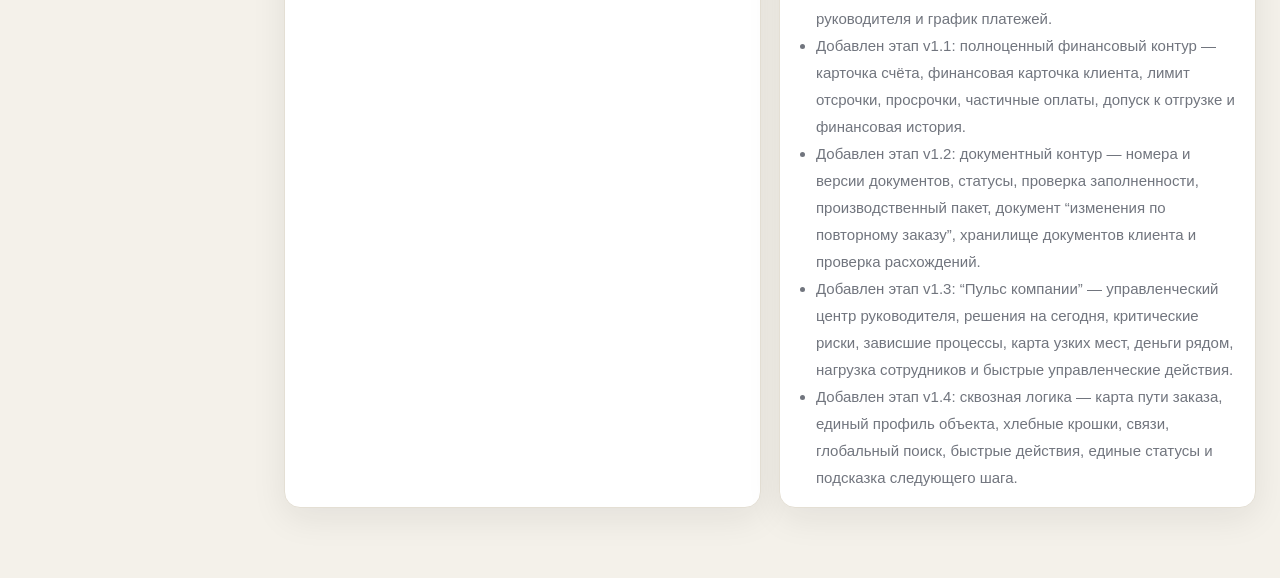
<file: ART-LINE_OS_v1.6/client_reference/index.html>
<!doctype html>
<html lang="ru">
<head>
  <meta charset="utf-8" />
  <meta name="viewport" content="width=device-width, initial-scale=1" />
  <title>ART-LINE OS v1.6 · Финальный аудит и подготовка к серверу</title>
  <meta name="theme-color" content="#151821" />
  <meta name="apple-mobile-web-app-capable" content="yes" />
  <meta name="apple-mobile-web-app-title" content="ART-LINE OS" />
  <link rel="manifest" href="manifest.webmanifest" />
  <link rel="icon" href="assets/favicon-32.png" />
  <link rel="apple-touch-icon" href="assets/apple-touch-icon.png" />
  <link rel="stylesheet" href="styles.css" />
</head>
<body>
  <div class="startup-screen-v15" id="startupScreenV15"><strong>ART-LINE OS</strong><span>Загрузка мобильного рабочего пространства...</span></div>
  <div class="app-shell">
    <aside class="sidebar" id="sidebar">
      <div class="brand no-logo">
        <div>
          <strong>ART-LINE OS</strong>
          <span>v1.6 · Финальный аудит и подготовка к серверу</span>
        </div>
      </div>

      <div class="role-panel">
        <label for="roleSelect">Кабинет</label>
        <select id="roleSelect">
          <option value="manager">Менеджер</option>
          <option value="designer">Дизайнер</option>
          <option value="technologist">Технолог</option>
          <option value="printer">Печатник</option>
          <option value="accountant">Бухгалтер</option>
          <option value="leader">Руководитель</option>
        </select>
      </div>

      <nav class="nav" id="mainNav">
        <button data-section="dashboard" class="active">Главная</button>
        <button data-section="pulse">Пульс компании</button>
        <button data-section="workflow">Сквозная логика</button>
        <button data-section="mobilepwa">Мобильная версия</button>
        <button data-section="audit">Аудит v1.6</button>
        <button data-section="clients">Клиенты</button>
        <button data-section="crm">CRM</button>
        <button data-section="workspace">Рабочий стол</button>
        <button data-section="employees">Сотрудники</button>
        <button data-section="calendar">Календарь</button>
        <button data-section="tasks">Задачи</button>
        <button data-section="news">Новости</button>
        <button data-section="notifications">Уведомления</button>
        <button data-section="import">Импорт базы</button>
        <button data-section="funnel">Воронка</button>
        <button data-section="calculator">Калькулятор</button>
        <button data-section="calculations">Расчёты</button>
        <button data-section="contracts">Договоры</button>
        <button data-section="requests">Запросы</button>
        <button data-section="specifications">Спецификации</button>
        <button data-section="orders">Заказы</button>
        <button data-section="approvals">Бланки согласования</button>
        <button data-section="questions">Вопросы</button>
        <button data-section="tooling">Ножи и формы</button>
        <button data-section="production">Производство</button>
        <button data-section="finance">Финансы</button>
        <button data-section="documents">Документы</button>
        <button data-section="ai">ИИ</button>
        <button data-section="settings">Настройки</button>
      </nav>

      <div class="side-note">
        <span>Цепочка:</span>
        контакт → клиент → расчёт → документы → заказ → производство → мобильный контроль
      </div>
    </aside>

    <main class="main">
      <header class="topbar">
        <button class="mobile-menu" id="mobileMenu">☰</button>
        <div>
          <h1 id="pageTitle">Главная</h1>
          <p id="pageSubtitle">Контроль клиента, договора, заказа и производства в одном месте.</p>
        </div>
        <div class="user-card">
          <span id="roleName">Менеджер</span>
          <strong>Овечкин Константин</strong>
        </div>
      </header>

      <section id="dashboard" class="section active-section">
        <div class="hero-card">
          <div>
            <span class="eyebrow">Мобильный этап</span>
            <h2>ART-LINE OS готовится к работе как мобильное PWA-приложение для менеджера, руководителя и производства</h2>
            <p>В v1.6 добавлен финальный аудит системы: тестовые сценарии, чек-листы готовности заказа, матрица прав доступа, красные зоны перед сервером, правила блокировок, журнал действий, карта данных и план внедрения.</p>
          </div>
          <div class="hero-actions">
            <button class="primary" data-go="audit">Аудит v1.6</button>
            <button class="secondary" data-go="mobilepwa">Мобильная версия</button>
            <button class="secondary" data-go="workflow">Сквозная логика</button>
            <button class="secondary" data-go="pulse">Пульс компании</button>
            <button class="secondary" data-go="orders">Открыть заказ</button>
          </div>
        </div>

        <div class="stats-grid">
          <article><span>Сегодня у менеджера</span><strong>14</strong><small>касания, задачи и напоминания</small></article>
          <article><span>Сотрудники</span><strong>10</strong><small>роли и личные кабинеты</small></article>
          <article><span>CRM-клиенты</span><strong>42</strong><small>8 горячих, 6 без шага</small></article>
          <article><span>В производстве</span><strong>18</strong><small>5 ждут сырьё / формы</small></article>
          <article><span>Договоры</span><strong>7</strong><small>2 на согласовании</small></article>
          <article><span>Просрочено</span><strong>5</strong><small>нужны повторные касания</small></article>
          <article><span>Вопросы по заказам</span><strong id="questionCountBadge">3</strong><small>1 срочный</small></article>
          <article><span>Импортировано клиентов</span><strong id="importedCountBadge">0</strong><small>через таблицы менеджеров</small></article>
          <article><span>Файлы клиента</span><strong id="clientFilesBadge">6</strong><small>договоры, ТЗ, макеты, бланки</small></article>
        </div>

        <div class="content-grid two">
          <div class="card">
            <div class="card-head">
              <h3>Главная цепочка</h3>
              <span class="pill success">v1.4</span>
            </div>
            <div class="process-chain">
              <span>Контакт</span><b>→</b><span>Расчёт</span><b>→</b><span>Договор</span><b>→</b><span>Документы</span><b>→</b><span>Заказ</span><b>→</b><span>Производство</span><b>→</b><span>Финансы</span><b>→</b><span>Сквозная логика</span>
            </div>
          </div>
          <div class="card">
            <div class="card-head"><h3>Что добавлено</h3></div>
            <ul class="check-list">
              <li>Этап согласования договора до запуска реальных заказов.</li>
              <li>Спецификация как отдельный документ к договору.</li>
              <li>Кнопка «Принять заказ в работу» после всех согласований.</li>
              <li>Внутренние вопросы/подзадачи с выбором адресатов.</li>
              <li>Подэтапы по ножам, флексоформам, технологу и печатнику.</li>
              <li>Импорт клиентских таблиц менеджеров с ИИ-разбором и предпросмотром.</li>
              <li>Клиентский центр стал основным узлом: из клиента можно перейти во все связанные процессы, а из заказа, бланка, расчёта или вопроса — обратно к клиенту.</li>
              <li>Карточка заказа стала рабочим штабом: контроль допуска, этапы, вопросы, файлы, ножи, формы и запуск в печать.</li>
              <li>Добавлены сотрудники, роли, личные кабинеты, рабочий стол, календарь, задачи, новости и центр уведомлений.</li>
              <li>Добавлена глубокая CRM менеджера: воронка, напоминания, горячие клиенты, клиенты без следующего шага, шаблоны и ИИ-помощник.</li>
              <li>Добавлен производственный план на основе вашей таблицы заказов: активные заказы, отгружено, брак/перепечатка, сток, пульс заказа, проблемные заказы и загрузка машин.</li>
            <li>Добавлен этап v1.0: сквозные номера задач и вопросов, автоматические задачи при запуске заказа, причина остановки, текущее ответственное лицо, история действий, базовый финансовый контроль, отсрочка с согласованием руководителя и график платежей.</li>
              <li>Добавлен этап v1.1: полноценный финансовый контур — карточка счёта, финансовая карточка клиента, лимит отсрочки, просрочки, частичные оплаты, допуск к отгрузке и финансовая история.</li>
              <li>Добавлен этап v1.2: документный контур — номера и версии документов, статусы, проверка заполненности, производственный пакет, документ “изменения по повторному заказу”, хранилище документов клиента и проверка расхождений.</li>
              <li>Добавлен этап v1.3: “Пульс компании” — управленческий центр руководителя, решения на сегодня, критические риски, зависшие процессы, карта узких мест, деньги рядом, нагрузка сотрудников и быстрые управленческие действия.</li>
              <li>Добавлен этап v1.4: сквозная логика — карта пути заказа, единый профиль объекта, хлебные крошки, связи, глобальный поиск, быстрые действия, единые статусы и подсказка следующего шага.</li>
            </ul>
          </div>
        </div>
      </section>


      <section id="workflow" class="section">
        <div class="hero-card workflow-hero-v14">
          <div>
            <span class="eyebrow">Сквозная логика · v1.4</span>
            <h2>Один рабочий маршрут: от первого контакта до закрытия заказа и истории клиента</h2>
            <p>Эта версия сшивает все разделы в единый сценарий: сотрудник видит путь заказа, связанные объекты, текущее состояние, следующий шаг и быстрые действия без переходов вслепую.</p>
          </div>
          <div class="hero-actions">
            <button class="primary" data-scroll-workflow="processMap">Карта процесса</button>
            <button class="secondary" data-scroll-workflow="globalSearchCard">Глобальный поиск</button>
          </div>
        </div>

        <div class="workflow-map-card" id="processMap">
          <div class="card-head">
            <h3>Сквозная карта процесса заказа</h3>
            <span class="pill success">рабочая навигация</span>
          </div>
          <div class="workflow-route" id="workflowRoute">
            <button data-stage-go="clients"><b>01</b><span>Лид / клиент</span><small>КЛ-0007</small></button>
            <button data-stage-go="crm"><b>02</b><span>CRM и касания</span><small>следующий шаг</small></button>
            <button data-stage-go="calculations"><b>03</b><span>Расчёт / КП</span><small>РСЧ-0048</small></button>
            <button data-stage-go="contracts"><b>04</b><span>Договор</span><small>ДОГ-0008</small></button>
            <button data-stage-go="orders"><b>05</b><span>Заказ</span><small>ЗАК-0187</small></button>
            <button data-stage-go="documents"><b>06</b><span>Документы</span><small>СПЦ · БЛН · ПРП</small></button>
            <button data-stage-go="finance"><b>07</b><span>Финансы</span><small>СЧ-1319</small></button>
            <button data-stage-go="production"><b>08</b><span>Производство</span><small>очередь</small></button>
            <button data-stage-go="questions"><b>09</b><span>Задачи / вопросы</span><small>ЗАД · ВОП</small></button>
            <button data-stage-go="production"><b>10</b><span>Отгрузка</span><small>фин. допуск</small></button>
            <button data-stage-go="clients"><b>11</b><span>История клиента</span><small>вся лента</small></button>
          </div>
          <div class="workflow-stage-info" id="workflowStageInfo">
            <strong>Текущий этап: Производственный пакет</strong>
            <span>Пройдено: клиент, расчёт, договор, спецификация, счёт. Осталось: печать, отгрузка, контроль оплаты и закрытие.</span>
          </div>
        </div>

        <div class="content-grid two">
          <div class="card object-profile-card">
            <div class="breadcrumb-demo">Пульс компании → Проблемные заказы → ЗАК-0187 → Документы → БЛН-0041</div>
            <div class="object-profile-head">
              <div>
                <span class="eyebrow">Единый профиль объекта</span>
                <h3>ЗАК-0187 · ООО «ЭНДЖОЙ ФУД»</h3>
                <p>Любой объект в системе — заказ, счёт, задача, вопрос, бланк или спецификация — должен иметь одинаковую верхнюю логику.</p>
              </div>
              <span class="risk-dot high">Высокий риск</span>
            </div>
            <div class="object-profile-grid">
              <article><span>Статус</span><strong>Ожидает документов</strong></article>
              <article><span>Ответственный</span><strong>Менеджер</strong></article>
              <article><span>Следующее действие</span><strong>Получить подпись БЛН-0041</strong></article>
              <article><span>Связи</span><strong>8 объектов</strong></article>
            </div>
            <div class="quick-actions-row">
              <button class="small-btn" data-demo-action="task">Создать задачу</button>
              <button class="small-btn" data-demo-action="question">Создать вопрос</button>
              <button class="small-btn" data-demo-action="responsible">Назначить ответственного</button>
              <button class="small-btn" data-demo-action="comment">Добавить комментарий</button>
            </div>
          </div>

          <div class="card" id="globalSearchCard">
            <div class="card-head">
              <h3>Глобальный поиск</h3>
              <span class="pill">по всей OS</span>
            </div>
            <div class="global-search-box">
              <input id="globalSearchInput" value="ЭНДЖОЙ ФУД" placeholder="Компания, ИНН, ЗАК-0187, СЧ-1319, БЛН-0041, задача..." />
              <button class="primary" id="globalSearchBtn">Найти</button>
            </div>
            <div class="global-search-results" id="globalSearchResults">
              <button data-go="clients"><b>КЛ-0007</b><span>Карточка клиента · ООО «ЭНДЖОЙ ФУД»</span></button>
              <button data-go="orders"><b>ЗАК-0187</b><span>Заказ · Попкорн 100×100 · 60 000 шт.</span></button>
              <button data-go="finance"><b>СЧ-1319</b><span>Счёт · 70 000 ₽ · ожидает оплаты</span></button>
              <button data-go="documents"><b>БЛН-0041</b><span>Бланк согласования · версия 3 · ждём подпись</span></button>
              <button data-go="tasks"><b>ЗАД-0142</b><span>Задача дизайнеру · подготовить бланк</span></button>
            </div>
          </div>
        </div>

        <div class="content-grid two">
          <div class="card">
            <div class="card-head"><h3>Вкладка «Связи» в заказе</h3><span class="pill warning">центр объекта</span></div>
            <div class="links-map-v14">
              <div class="node main">ЗАК-0187<br><small>Заказ</small></div>
              <div class="link-row"><span>КЛ-0007 · Клиент</span><button data-go="clients">Открыть</button></div>
              <div class="link-row"><span>ДОГ-0008 · Договор</span><button data-go="contracts">Открыть</button></div>
              <div class="link-row"><span>СПЦ-0024 · Спецификация</span><button data-go="documents">Открыть</button></div>
              <div class="link-row"><span>СЧ-1319 · Счёт</span><button data-go="finance">Открыть</button></div>
              <div class="link-row"><span>БЛН-0041 · Бланк</span><button data-go="documents">Открыть</button></div>
              <div class="link-row"><span>ПРП-0017 · Производственный пакет</span><button data-go="documents">Открыть</button></div>
              <div class="link-row"><span>ЗАД-0142 / ВОП-0031 · Контроль</span><button data-go="tasks">Открыть</button></div>
            </div>
          </div>

          <div class="card">
            <div class="card-head"><h3>Что делать дальше?</h3><span class="pill danger">нет тупиков</span></div>
            <div class="next-actions-v14">
              <article class="danger"><b>1</b><strong>Получить подпись бланка</strong><span>БЛН-0041 отправлен клиенту, но не подписан. Ответственный: менеджер.</span></article>
              <article class="warning"><b>2</b><strong>Проверить финансовый допуск</strong><span>СЧ-1319 ожидает оплату. Отгрузка возможна только после оплаты или решения руководителя.</span></article>
              <article><b>3</b><strong>Закрыть вопрос ВОП-0031</strong><span>Технолог ждёт ответ по направлению намотки.</span></article>
            </div>
          </div>
        </div>

        <div class="content-grid two">
          <div class="card">
            <div class="card-head"><h3>Единый стандарт статусов и рисков</h3></div>
            <div class="status-standard-grid">
              <span class="status-chip draft">Черновик</span>
              <span class="status-chip wait">Ожидает действия</span>
              <span class="status-chip work">В работе</span>
              <span class="status-chip approve">На согласовании</span>
              <span class="status-chip problem">Есть проблема</span>
              <span class="status-chip done">Готово</span>
              <span class="status-chip archive">Архив</span>
            </div>
            <div class="risk-guide-v14">
              <span><i class="r critical"></i>Критично</span>
              <span><i class="r high"></i>Высокий риск</span>
              <span><i class="r medium"></i>Требует внимания</span>
              <span><i class="r ok"></i>Нормально</span>
              <span><i class="r muted"></i>Архив</span>
            </div>
          </div>

          <div class="card">
            <div class="card-head"><h3>Не заполнено / опасные места</h3><span class="pill danger">проверка</span></div>
            <div class="danger-gaps-v14">
              <article><strong>Не указан ответственный технолог</strong><span>Заказ не должен стоять без текущего ответственного.</span><button data-go="orders">Исправить</button></article>
              <article><strong>Нет подписанного бланка</strong><span>БЛН-0041 отправлен клиенту, но подписанный PDF не загружен.</span><button data-go="documents">Открыть</button></article>
              <article><strong>Нет следующего CRM-действия</strong><span>У клиента есть КП без ответа, но нет даты следующего касания.</span><button data-go="crm">Назначить</button></article>
            </div>
          </div>
        </div>

        <div class="card">
          <div class="card-head"><h3>Единая история клиента</h3><span class="pill success">вся жизнь отношений</span></div>
          <div class="unified-history-v14">
            <article><span>11.07 · CRM</span><strong>Менеджер поставил следующее действие</strong><small>Позвонить клиенту после отправки спецификации.</small></article>
            <article><span>11.07 · Документы</span><strong>Создана СПЦ-0024 / версия 2</strong><small>Изменён тираж, сумма и срок поставки.</small></article>
            <article><span>11.07 · Финансы</span><strong>СЧ-1319 ожидает оплату</strong><small>70 000 ₽, срок оплаты не подтверждён.</small></article>
            <article><span>11.07 · Производство</span><strong>Заказ ЗАК-0187 ожидает бланк</strong><small>Следующее действие: получить подпись клиента.</small></article>
            <article><span>11.07 · Вопрос</span><strong>ВОП-0031 по намотке</strong><small>Технолог ждёт ответ менеджера.</small></article>
          </div>
        </div>
      </section>


      <section id="pulse" class="section">
        <div class="hero-card pulse-hero-v13">
          <div>
            <span class="eyebrow">Центр руководителя · v1.4</span>
            <h2>Пульс компании: один экран для решений, рисков, денег, производства и людей</h2>
            <p>Командный экран руководителя показывает не только статистику, а конкретные решения на сегодня: где заказ стоит без движения, где нет оплаты, какой документ не подписан, кто должен ответить и какие процессы тормозят компанию.</p>
          </div>
          <div class="hero-actions">
            <button class="primary" id="onlyProblemsBtn">Показать только проблемное</button>
            <button class="secondary" data-go="tasks">Назначить задачу</button>
          </div>
        </div>

        <div class="pulse-kpi-grid">
          <article><span>Заказов в работе</span><strong>18</strong><small>5 требуют внимания</small></article>
          <article class="warning"><span>Открытых вопросов</span><strong>7</strong><small>2 без ответа более суток</small></article>
          <article class="danger"><span>Просроченных задач</span><strong>4</strong><small>нужно назначить ответственных</small></article>
          <article><span>КП без ответа</span><strong>9</strong><small>по 4 клиентам нет следующего шага</small></article>
          <article class="money"><span>Ожидается оплат</span><strong>420 000 ₽</strong><small>на этой неделе</small></article>
          <article class="danger"><span>Просрочено оплат</span><strong>95 000 ₽</strong><small>1 счёт требует звонка</small></article>
        </div>

        <div class="content-grid two pulse-main-grid">
          <div class="card leader-decision-card">
            <div class="card-head">
              <h3>Сегодня нужно решить</h3>
              <span class="pill danger">5 решений</span>
            </div>
            <div class="decision-list">
              <article data-problem="critical">
                <b>Критично</b>
                <strong>Разрешить или запретить отгрузку ЗАК-0187</strong>
                <span>Заказ готов к отгрузке, но оплата не подтверждена и отсрочка ещё не согласована.</span>
                <div class="decision-actions"><button class="small-btn">Разрешить отгрузку</button><button class="small-btn">Открыть заказ</button></div>
              </article>
              <article data-problem="high">
                <b>Высокий риск</b>
                <strong>Согласовать отсрочку ОТС-0007 на 30 дней</strong>
                <span>Менеджер указал 30 дней от даты отгрузки. Сумма заказа 70 000 ₽, клиент работает по договору.</span>
                <div class="decision-actions"><button class="small-btn">Согласовать</button><button class="small-btn">Запросить комментарий</button></div>
              </article>
              <article data-problem="high">
                <b>Высокий риск</b>
                <strong>Назначить ответственного по заказу без движения</strong>
                <span>Заказ стоит 2 дня. Причина: ожидаем формы. Текущий ответственный не назначен.</span>
                <div class="decision-actions"><button class="small-btn">Назначить технолога</button><button class="small-btn">Создать задачу</button></div>
              </article>
              <article data-problem="medium">
                <b>Средний риск</b>
                <strong>Проверить расхождение СПЦ-0024 / БЛН-0041</strong>
                <span>В спецификации тираж 30 000 шт., в бланке согласования указано 20 000 шт.</span>
                <div class="decision-actions"><button class="small-btn">Открыть документы</button><button class="small-btn">Назначить проверку</button></div>
              </article>
              <article data-problem="medium">
                <b>Средний риск</b>
                <strong>Клиент без следующего шага</strong>
                <span>ООО «ТМК Мясо»: КП отправлено, но следующее действие не назначено.</span>
                <div class="decision-actions"><button class="small-btn">Поставить касание</button><button class="small-btn">К клиенту</button></div>
              </article>
            </div>
          </div>

          <div class="card risk-map-card">
            <div class="card-head"><h3>Карта рисков</h3><span class="pill warning">умная причина риска</span></div>
            <div class="risk-stack">
              <article class="risk-critical" data-problem="critical"><span>Финансовый риск</span><strong>Готово к отгрузке, но нет оплаты</strong><small>Причина: счёт выставлен, оплата не поступила, отсрочка ждёт решения руководителя.</small></article>
              <article class="risk-high" data-problem="high"><span>Риск срока</span><strong>До отгрузки 1 день, формы не готовы</strong><small>Причина: задача технолога просрочена, вопрос по формам без ответа.</small></article>
              <article class="risk-medium" data-problem="medium"><span>Риск документа</span><strong>Бланк согласования не подписан</strong><small>Причина: клиент получил бланк, но менеджер не поставил напоминание.</small></article>
              <article class="risk-medium" data-problem="medium"><span>CRM-риск</span><strong>КП без ответа больше 5 дней</strong><small>Причина: нет следующего действия и даты повторного касания.</small></article>
            </div>
          </div>
        </div>

        <div class="content-grid two">
          <div class="card stalled-card">
            <div class="card-head"><h3>Зависшие процессы</h3><span class="pill danger">без движения</span></div>
            <div class="stalled-list">
              <div data-problem="high"><strong>ЗАК-0187 · 2 дня без движения</strong><span>Последнее действие: дизайнер запросил исходник макета. Следующее действие не назначено.</span></div>
              <div data-problem="medium"><strong>ВОП-0031 · ждём ответ менеджера</strong><span>Вопрос по направлению намотки. Срок ответа истёк вчера.</span></div>
              <div data-problem="medium"><strong>СПЦ-0024 · документ без проверки</strong><span>Требует проверки руководителем перед отправкой клиенту.</span></div>
              <div data-problem="low"><strong>Клиент Grass · 6 дней без касания</strong><span>Переговоры активные, но дата следующего действия не указана.</span></div>
            </div>
          </div>

          <div class="card bottleneck-card">
            <div class="card-head"><h3>Карта узких мест</h3><span class="pill">где тормозит процесс</span></div>
            <div class="bottleneck-list">
              <div><span>Ожидаем подпись бланка</span><strong>6 заказов</strong><i style="width:78%"></i></div>
              <div><span>Ожидаем ответ клиента</span><strong>8 клиентов</strong><i style="width:90%"></i></div>
              <div><span>Ожидаем материал</span><strong>4 заказа</strong><i style="width:55%"></i></div>
              <div><span>Ожидаем формы</span><strong>3 заказа</strong><i style="width:44%"></i></div>
              <div><span>Ожидаем оплату</span><strong>5 счетов</strong><i style="width:64%"></i></div>
            </div>
          </div>
        </div>

        <div class="content-grid two">
          <div class="card money-near-card">
            <div class="card-head"><h3>Деньги рядом</h3><span class="pill success">финансовый фокус</span></div>
            <div class="money-grid-v13">
              <div><span>Ожидается сегодня</span><strong>70 000 ₽</strong><small>СЧ-1319 · ООО «ЭНДЖОЙ ФУД»</small></div>
              <div><span>Ожидается на неделе</span><strong>420 000 ₽</strong><small>5 счетов и 2 частичных платежа</small></div>
              <div><span>Частично оплачено</span><strong>180 000 ₽</strong><small>остаток 120 000 ₽</small></div>
              <div><span>Просрочено</span><strong>95 000 ₽</strong><small>нужно действие менеджера</small></div>
            </div>
          </div>

          <div class="card employee-load-card">
            <div class="card-head"><h3>Нагрузка сотрудников</h3><span class="pill">без давления</span></div>
            <div class="employee-load-list">
              <article><strong>Менеджер · Константин</strong><span>42 клиента · 8 задач сегодня · 2 просрочено · 5 КП без ответа</span><i style="width:76%"></i></article>
              <article><strong>Дизайнер</strong><span>6 бланков в работе · 2 срочных · 1 вопрос без ответа</span><i style="width:64%"></i></article>
              <article><strong>Технолог</strong><span>4 заказа ждут проверки форм · 3 по штампу · 2 вопроса от печатника</span><i style="width:70%"></i></article>
              <article><strong>Печатник</strong><span>5 заказов готовы к печати · 1 проблема по материалу</span><i style="width:52%"></i></article>
            </div>
          </div>
        </div>

        <div class="content-grid two">
          <div class="card changes24-card">
            <div class="card-head"><h3>Что изменилось за сутки</h3><span class="pill success">сводка</span></div>
            <div class="changes24-grid">
              <div><strong>5</strong><span>создано заказов</span></div>
              <div><strong>3</strong><span>отгружено</span></div>
              <div><strong>4</strong><span>выставлено счёта</span></div>
              <div><strong>2</strong><span>новые просрочки</span></div>
              <div><strong>3</strong><span>подписано бланка</span></div>
              <div><strong>12</strong><span>закрыто задач</span></div>
            </div>
          </div>

          <div class="card leader-fast-actions">
            <div class="card-head"><h3>Быстрые решения руководителя</h3><span class="pill">действия</span></div>
            <div class="quick-action-grid">
              <button class="small-btn">Согласовать отсрочку</button>
              <button class="small-btn">Отклонить отсрочку</button>
              <button class="small-btn">Назначить ответственного</button>
              <button class="small-btn">Создать задачу</button>
              <button class="small-btn">Разрешить отгрузку</button>
              <button class="small-btn">Запросить комментарий</button>
              <button class="small-btn">Проверить документ</button>
              <button class="small-btn">Написать новость</button>
            </div>
            <p class="muted-note-v13">В прототипе кнопки показывают логику будущих решений. В серверной версии они будут создавать реальные задачи, события, статусы и записи в истории действий.</p>
          </div>
        </div>
      </section>


      <section id="workspace" class="section">
        <div class="hero-card soft-hero">
          <div>
            <span class="eyebrow">Личный рабочий стол</span>
            <h2>Каждый сотрудник видит свой день, задачи, клиентов и уведомления</h2>
            <p>Рабочий стол собирает в одном месте всё, что требует внимания: напоминания по клиентам, задачи от руководителя, вопросы по заказам, события календаря и новости компании.</p>
          </div>
          <div class="hero-actions">
            <button class="primary" data-go="calendar">Календарь</button>
            <button class="secondary" data-go="tasks">Мои задачи</button>
          </div>
        </div>

        <div class="workspace-grid">
          <div class="card day-focus-card">
            <div class="card-head"><h3>Сегодня</h3><span class="pill success">Менеджер</span></div>
            <div class="today-stack">
              <article class="focus-item hot"><strong>10:30 · Позвонить ООО «Фрутти»</strong><span>Повторное касание после отправки КП. Связано с карточкой клиента.</span><button class="small-btn" data-go="clients">Открыть клиента</button></article>
              <article class="focus-item"><strong>12:00 · Проверить ответ Grass</strong><span>Переговоры по условиям, возможная реферальная система и образцы.</span><button class="small-btn" data-go="clients">История клиента</button></article>
              <article class="focus-item"><strong>15:00 · Подготовить спецификацию</strong><span>Связано с заказом AL-2026-0711-01 и договором клиента.</span><button class="small-btn" data-go="orders">Открыть заказ</button></article>
            </div>
          </div>

          <div class="card">
            <div class="card-head"><h3>Вопросы ко мне</h3><span class="pill" id="workspaceQuestionBadge">3</span></div>
            <div class="mini-table">
              <div><strong>Намотка в бланке не совпадает</strong><span>Адресаты: менеджер, дизайнер, технолог · срочно</span></div>
              <div><strong>Нужно подтвердить Pantone</strong><span>Дизайнер ждёт ответ по макету</span></div>
              <div><strong>Нужен новый нож?</strong><span>Бухгалтер / дизайнер должны подтвердить заказ оснастки</span></div>
            </div>
            <button class="small-btn" data-go="questions">Открыть все вопросы</button>
          </div>

          <div class="card">
            <div class="card-head"><h3>Новости компании</h3><span class="status warning">2 непрочитано</span></div>
            <div class="news-mini-list">
              <article><strong>Новый порядок запуска заказов</strong><span>Перед печатью должен быть подписанный бланк и спецификация.</span></article>
              <article><strong>Обновление калькулятора</strong><span>В расчётах используются актуальные данные бухгалтерии от 30.06.</span></article>
            </div>
            <button class="small-btn" data-go="news">Открыть новости</button>
          </div>

          <div class="card">
            <div class="card-head"><h3>Календарь недели</h3><span class="pill">7 событий</span></div>
            <div class="calendar-mini">
              <div><b>Пн</b><span>3 касания</span></div>
              <div><b>Вт</b><span>1 договор</span></div>
              <div><b>Ср</b><span>2 КП</span></div>
              <div><b>Чт</b><span>1 встреча</span></div>
              <div><b>Пт</b><span>отгрузка</span></div>
            </div>
            <button class="small-btn" data-go="calendar">Открыть календарь</button>
          </div>
        </div>
      </section>

      <section id="employees" class="section">
        <div class="content-grid two">
          <div class="card">
            <div class="card-head"><h3>Сотрудники и доступ</h3><button class="small-btn" id="demoCreateEmployeeBtn">+ Создать кабинет</button></div>
            <p>В рабочей версии руководитель или администратор создаёт сотрудника, задаёт логин, временный пароль, назначает роль и включает доступ к нужным разделам.</p>
            <div class="employee-list">
              <article class="employee-card active"><div><strong>Овечкин Константин</strong><span>Менеджер · продажи · активен</span></div><b>CRM / расчёты / заказы</b></article>
              <article class="employee-card"><div><strong>Дизайнер</strong><span>Дизайн · бланки · формы</span></div><b>макеты / согласования</b></article>
              <article class="employee-card"><div><strong>Технолог</strong><span>Препресс · формы · ножи</span></div><b>технический пакет</b></article>
              <article class="employee-card"><div><strong>Печатник</strong><span>Производство · очередь печати</span></div><b>заказы / бланки</b></article>
              <article class="employee-card"><div><strong>Бухгалтер</strong><span>Договоры · спецификации · цены</span></div><b>финансы / настройки</b></article>
              <article class="employee-card"><div><strong>Руководитель</strong><span>Полный доступ · контроль</span></div><b>всё</b></article>
            </div>
          </div>

          <div class="card access-card">
            <div class="card-head"><h3>Создание кабинета</h3><span class="pill success">v0.9</span></div>
            <div class="employee-form-grid">
              <label>ФИО<input value="Иванов Иван" /></label>
              <label>Должность<input value="Менеджер по продажам" /></label>
              <label>Логин<input value="ivanov" /></label>
              <label>Временный пароль<input value="выдаёт руководитель" /></label>
              <label>Роль<select><option>Менеджер</option><option>Дизайнер</option><option>Технолог</option><option>Печатник</option><option>Бухгалтер</option><option>Руководитель</option></select></label>
              <label>Статус<select><option>Доступ включён</option><option>Доступ отключён</option><option>Ожидает активации</option></select></label>
            </div>
            <div class="role-rights-matrix">
              <div class="matrix-head">Права роли</div>
              <div><span>Клиенты</span><b>просмотр / создание / комментарии</b></div>
              <div><span>Расчёты</span><b>создание / КП / история</b></div>
              <div><span>Заказы</span><b>свои заказы / статусы / вопросы</b></div>
              <div><span>Себестоимость</span><b>скрыта для менеджера</b></div>
              <div><span>Настройки</span><b>только бухгалтер / руководитель</b></div>
            </div>
            <div class="notice-box">Сейчас это прототип логики. Настоящие пароли нельзя хранить в HTML — защищённый вход появится на серверном этапе.</div>
          </div>
        </div>
      </section>

      <section id="calendar" class="section">
        <div class="card">
          <div class="card-head wrap">
            <div><span class="eyebrow">Календарь работы</span><h2>Личный календарь менеджера и общий календарь компании</h2></div>
            <button class="small-btn">+ Событие</button>
          </div>
          <div class="calendar-toolbar">
            <button class="active">Мой календарь</button><button>Команда</button><button>Компания</button><button>Заказы</button><button>Просрочено</button>
          </div>
          <div class="calendar-board">
            <div class="calendar-day"><h4>Понедельник</h4><article class="cal-event client"><strong>10:30 · Позвонить клиенту</strong><span>ООО «Фрутти» · повторное касание</span></article><article class="cal-event"><strong>14:00 · Проверить КП</strong><span>Торговый Дом Шоколада</span></article></div>
            <div class="calendar-day"><h4>Вторник</h4><article class="cal-event contract"><strong>11:00 · Договор</strong><span>Отправить клиенту договор на согласование</span></article></div>
            <div class="calendar-day"><h4>Среда</h4><article class="cal-event order"><strong>12:00 · Спецификация</strong><span>AL-2026-0711-01 · согласовать с заказчиком</span></article><article class="cal-event client"><strong>16:30 · Повторный звонок</strong><span>ProffSyrup · отдел закупок</span></article></div>
            <div class="calendar-day"><h4>Четверг</h4><article class="cal-event task"><strong>09:30 · Задача руководителя</strong><span>Подготовить список горячих клиентов</span></article></div>
            <div class="calendar-day"><h4>Пятница</h4><article class="cal-event delivery"><strong>15:00 · Отгрузка</strong><span>Заказ готов к доставке по спецификации</span></article></div>
          </div>
        </div>
      </section>

      <section id="tasks" class="section">
        <div class="hero-card soft-hero">
          <div>
            <span class="eyebrow">v1.0 · номерованные задачи</span>
            <h2>Задачи становятся контролируемыми: номер, ответственный, срок, связанный заказ и история</h2>
            <p>Каждая задача получает сквозной номер вида ЗАД-0154. Руководителю, менеджеру и производству теперь проще ссылаться на задачу, искать её в заказе, календаре, уведомлениях и истории клиента.</p>
          </div>
          <div class="hero-actions">
            <button class="primary" data-go="orders">Задачи заказа</button>
            <button class="secondary" data-go="finance">Финансовые задачи</button>
          </div>
        </div>
        <div class="content-grid two">
          <div class="card">
            <div class="card-head"><h3>Доска задач</h3><span class="pill">сквозная нумерация</span></div>
            <div class="task-board-v7 numbered-task-board">
              <div class="task-column"><h4>Новые</h4><article class="task-card"><small>ЗАД-0151</small><strong>Проверить макет</strong><span>Дизайнер · AL-2026-0711-01 · сегодня 14:00</span></article><article class="task-card"><small>ЗАД-0152</small><strong>Выставить счёт</strong><span>Руководитель · СЧ-1319 · до запуска</span></article></div>
              <div class="task-column"><h4>В работе</h4><article class="task-card hot"><small>ЗАД-0153</small><strong>Уточнить намотку</strong><span>Менеджер · ВОП-0048 · срочно</span></article></div>
              <div class="task-column"><h4>Ждёт ответа</h4><article class="task-card"><small>ЗАД-0154</small><strong>Согласовать отсрочку</strong><span>Руководитель · ОТС-0007 · 30 дней</span></article></div>
              <div class="task-column"><h4>Выполнено</h4><article class="task-card done"><small>ЗАД-0149</small><strong>Импорт базы клиентов</strong><span>Создано 3 карточки</span></article></div>
            </div>
          </div>
          <div class="card">
            <div class="card-head"><h3>Назначить задачу</h3><span class="status ok">руководитель</span></div>
            <div class="task-form-v7">
              <label>Номер задачи<input value="ЗАД-0155" readonly /></label>
              <label>Кому<select><option>Овечкин Константин — менеджер</option><option>Дизайнер</option><option>Технолог</option><option>Печатник</option><option>Бухгалтер</option><option>Руководитель</option></select></label>
              <label>Тема<input value="Проверить следующий шаг по заказу" /></label>
              <label>Связь<select><option>Заказ AL-2026-0711-01</option><option>Клиент ООО «ЭНДЖОЙ ФУД»</option><option>Счёт СЧ-1319</option><option>Вопрос ВОП-0048</option><option>Без связи</option></select></label>
              <label>Срок<input value="15.07.2026 12:00" /></label>
              <label>Приоритет<select><option>Высокий</option><option>Средний</option><option>Низкий</option></select></label>
              <label class="full">Описание<textarea>Открыть карточку заказа, проверить причину остановки, указать следующее действие и ответственного.</textarea></label>
            </div>
            <button class="primary wide" id="demoAssignTaskBtn">Назначить задачу</button>
            <p class="muted small-text">В рабочей версии задача появится у сотрудника, в календаре, уведомлениях, карточке клиента и карточке заказа.</p>
          </div>
        </div>
      </section>

      <section id="news" class="section">
        <div class="content-grid two">
          <div class="card">
            <div class="card-head"><h3>Новости компании</h3><button class="small-btn">+ Новость</button></div>
            <div class="company-feed">
              <article class="news-card important"><span>Руководитель · сегодня</span><strong>Новый порядок принятия заказа в работу</strong><p>Заказ передаётся в работу только после договора, согласованной спецификации, подписанного бланка и полного пакета файлов.</p><button class="small-btn news-ack" data-news="0">Ознакомлен</button></article>
              <article class="news-card"><span>Бухгалтерия · вчера</span><strong>Актуальные условия по спецификациям</strong><p>В спецификации обязательно фиксируем количество, цену с НДС и доставкой, срок поставки и адрес доставки.</p><button class="small-btn news-ack" data-news="1">Ознакомлен</button></article>
              <article class="news-card"><span>Система · 30.06</span><strong>Обновлены базовые данные калькулятора</strong><p>В расчётах используется актуальная таблица бухгалтера и новая точность отображения для менеджеров.</p><button class="small-btn news-ack" data-news="2">Ознакомлен</button></article>
            </div>
          </div>
          <div class="card">
            <div class="card-head"><h3>Панель руководителя</h3><span class="pill">прочтение</span></div>
            <div class="read-stats">
              <article><strong id="readNewsCount">0 из 3</strong><span>новостей отмечено как прочитанные</span></article>
              <article><strong>8 из 10</strong><span>сотрудников ознакомились с главным объявлением</span></article>
              <article><strong>2</strong><span>сотрудника пока не открывали новости</span></article>
            </div>
            <div class="notice-box">Новости нужны, чтобы важные правила и изменения не терялись в чатах и устных договорённостях.</div>
          </div>
        </div>
      </section>

      <section id="notifications" class="section">
        <div class="card">
          <div class="card-head"><h3>Центр уведомлений</h3><span class="status warning">5 новых</span></div>
          <div class="notification-list-v7">
            <article class="notification-card urgent"><strong>ВОП-0048 · Срочный вопрос</strong><span>Заказ AL-2026-0711-01 · не совпадает намотка в бланке и комментарии.</span><button class="small-btn" data-go="questions">Открыть вопрос</button></article>
            <article class="notification-card"><strong>ЗАД-0154 · Задача от руководителя</strong><span>Подготовить список клиентов без следующего действия до конца дня.</span><button class="small-btn" data-go="tasks">Открыть задачу</button></article>
            <article class="notification-card"><strong>Календарное напоминание</strong><span>Через 30 минут позвонить ООО «Фрутти».</span><button class="small-btn" data-go="calendar">Открыть календарь</button></article>
            <article class="notification-card"><strong>Новая новость компании</strong><span>Опубликован новый порядок принятия заказа в работу.</span><button class="small-btn" data-go="news">Открыть новости</button></article>
            <article class="notification-card"><strong>ОТС-0007 · Отсрочка ожидает согласования</strong><span>Менеджер указал 30 дней отсрочки по заказу AL-2026-0711-01. Нужна отметка руководителя.</span><button class="small-btn" data-go="finance">Открыть финансы</button></article>
            <article class="notification-card"><strong>Бланк согласования подписан</strong><span>Можно запускать заказ после финальной проверки допусков.</span><button class="small-btn" data-go="orders">Открыть заказ</button></article>
          </div>
        </div>
      </section>



      <section id="crm" class="section">
        <div class="hero-card soft-hero crm-hero">
          <div>
            <span class="eyebrow">CRM менеджера</span>
            <h2>Коммерческий рабочий центр: кто ждёт ответа, кому звонить, где зависло КП</h2>
            <p>CRM внутри ART-LINE OS должна каждый день подсказывать менеджеру следующие действия: кому позвонить, кому отправить письмо, где просрочено касание, какой клиент горячий, где нет следующего шага и какие сделки движутся к договору или заказу.</p>
          </div>
          <div class="hero-actions">
            <button class="primary" data-go="calendar">Календарь касаний</button>
            <button class="secondary" data-go="clients">Карточки клиентов</button>
          </div>
        </div>

        <div class="crm-command-grid">
          <article class="crm-kpi urgent"><span>Просрочено</span><strong>5</strong><small>клиентов требуют касания</small></article>
          <article class="crm-kpi hot"><span>Горячие</span><strong>8</strong><small>есть потребность / запрос</small></article>
          <article class="crm-kpi"><span>Без следующего шага</span><strong>6</strong><small>нужно назначить действие</small></article>
          <article class="crm-kpi"><span>Ждём ответ</span><strong>11</strong><small>после писем и КП</small></article>
          <article class="crm-kpi"><span>На просчёте</span><strong>4</strong><small>нужен расчёт стоимости</small></article>
          <article class="crm-kpi"><span>Договор</span><strong>3</strong><small>согласование условий</small></article>
        </div>

        <div class="content-grid two">
          <div class="card crm-daily-card">
            <div class="card-head wrap">
              <div><h3>Рабочий день менеджера</h3><p>Система собирает действия из клиентов, задач, календаря и воронки.</p></div>
              <span class="pill success">Сегодня</span>
            </div>
            <div class="crm-action-stack">
              <article class="crm-action overdue"><b>09:30 · Просрочено</b><strong>Повторно связаться с ООО «Фрутти»</strong><span>КП отправлено, ответа нет 2 дня. Следующий шаг: короткое письмо + звонок.</span><button class="small-btn" data-go="clients">Карточка</button></article>
              <article class="crm-action hot"><b>11:00 · Горячий клиент</b><strong>Grass · обсудить реферальную систему</strong><span>Есть интерес к условиям, образцам и стабильности поставки.</span><button class="small-btn" data-go="clients">История</button></article>
              <article class="crm-action"><b>14:00 · Проверка ответа</b><strong>ТМК Мясо · письмо Светлане</strong><span>Проверить реакцию на письмо, при тишине подготовить второе касание.</span><button class="small-btn" data-go="calendar">В календарь</button></article>
              <article class="crm-action"><b>16:30 · Активный заказ</b><strong>ЭНДЖОЙ ФУД · подтвердить запуск</strong><span>Договор и бланк готовы, нужно принять заказ в работу.</span><button class="small-btn" data-go="orders">Заказ</button></article>
            </div>
          </div>

          <div class="card crm-form-card">
            <div class="card-head"><h3>Быстрое следующее действие</h3><span class="pill">CRM</span></div>
            <div class="crm-next-form">
              <label>Клиент<select><option>ООО «Фрутти»</option><option>Grass</option><option>ООО «ТМК Мясо»</option><option>ООО «ЭНДЖОЙ ФУД»</option></select></label>
              <label>Действие<select><option>Позвонить</option><option>Написать письмо</option><option>Проверить ответ</option><option>Отправить КП</option><option>Уточнить ТЗ</option><option>Вернуться через месяц</option></select></label>
              <label>Дата<input type="date" value="2026-07-13" /></label>
              <label>Время<input type="time" value="10:30" /></label>
              <label class="full">Комментарий<textarea>Коротко напомнить о расчёте и предложить прислать 2–3 позиции для сравнения стоимости.</textarea></label>
            </div>
            <button class="primary wide" id="demoCrmReminderBtn">Создать напоминание</button>
            <div class="notice-box"><strong>В рабочей версии:</strong> действие появится в календаре менеджера, карточке клиента, уведомлениях и ежедневном списке “Сегодня”.</div>
          </div>
        </div>

        <div class="card">
          <div class="card-head wrap">
            <div><h3>Воронка продаж менеджера</h3><p>Коммерческие статусы отделены от производственных статусов заказа.</p></div>
            <span class="pill">drag-and-drop позже</span>
          </div>
          <div class="crm-funnel-board">
            <div class="crm-lane"><h4>Новый лид</h4><div class="crm-deal"><b>ООО «Сиропы МО»</b><span>Найден сайт, нужен контакт закупок</span></div></div>
            <div class="crm-lane"><h4>Первичный контакт</h4><div class="crm-deal"><b>Новбытхим</b><span>письмо отправлено, ждём реакцию</span></div></div>
            <div class="crm-lane"><h4>Выявлена потребность</h4><div class="crm-deal hot"><b>Grass</b><span>интерес к качеству, срокам и KPI снабжения</span></div></div>
            <div class="crm-lane"><h4>На просчёте</h4><div class="crm-deal"><b>ТМК Мясо</b><span>нужно получить ТЗ / макеты</span></div></div>
            <div class="crm-lane"><h4>КП отправлено</h4><div class="crm-deal overdue"><b>ООО «Фрутти»</b><span>нет ответа · просрочено</span></div></div>
            <div class="crm-lane"><h4>Договор</h4><div class="crm-deal"><b>ЭНДЖОЙ ФУД</b><span>договор подписан</span></div></div>
            <div class="crm-lane"><h4>Клиент</h4><div class="crm-deal done"><b>Активные заказы</b><span>переход к реальным запросам</span></div></div>
          </div>
        </div>

        <div class="content-grid two">
          <div class="card">
            <div class="card-head"><h3>Клиенты без следующего шага</h3><span class="status danger">обязательный контроль</span></div>
            <div class="crm-risk-list">
              <article><strong>ООО «Фрутти»</strong><span>КП отправлено, но не назначено повторное касание после 13.07.</span><button class="small-btn">Назначить</button></article>
              <article><strong>ProffSyrup</strong><span>Письмо отправлено в закупки, нет даты следующего звонка.</span><button class="small-btn">Назначить</button></article>
              <article><strong>ООО «ТД Шоколада»</strong><span>Есть контакт Камилы, нужно поставить проверку ответа.</span><button class="small-btn">Назначить</button></article>
              <article><strong>Микояновский мясокомбинат</strong><span>Нужна проверка регистрации поставщика и повторное письмо.</span><button class="small-btn">Назначить</button></article>
            </div>
          </div>

          <div class="card">
            <div class="card-head"><h3>ИИ-помощник менеджера</h3><span class="pill success">проектируется</span></div>
            <div class="ai-crm-prompts">
              <button>Сделай резюме по клиенту</button>
              <button>Кому сегодня нужно позвонить?</button>
              <button>Покажи горячих клиентов без ответа</button>
              <button>Подготовь второе письмо после тишины</button>
              <button>Какие клиенты без следующего шага?</button>
              <button>Оцени потенциал клиента по истории</button>
            </div>
            <div class="ai-answer-box">
              <strong>Пример подсказки:</strong>
              <p>“По ООО «Фрутти» КП отправлено, но ответа нет. Рекомендую короткое второе касание: напомнить о расчёте, предложить сравнить 2–3 позиции и уточнить, кто принимает решение по этикеткам.”</p>
            </div>
          </div>
        </div>

        <div class="content-grid two">
          <div class="card">
            <div class="card-head"><h3>Шаблоны быстрых действий</h3><span class="pill">для отдела продаж</span></div>
            <div class="template-list">
              <article><b>После первого звонка</b><span>Короткое письмо с предложением расчёта по ТЗ/макетам.</span></article>
              <article><b>После отправки КП</b><span>Проверка получения и предложение обсудить 2–3 позиции.</span></article>
              <article><b>После тишины</b><span>Мягкое повторное касание без давления.</span></article>
              <article><b>После согласия на расчёт</b><span>Запрос макетов, параметров, тиражей, намотки и сроков.</span></article>
            </div>
          </div>

          <div class="card">
            <div class="card-head"><h3>CRM-аналитика руководителя</h3><span class="pill">будущий отчёт</span></div>
            <div class="manager-analytics">
              <div><span>Менеджер</span><b>Клиентов</b><b>Просрочено</b><b>КП</b><b>Договор</b></div>
              <div><span>Константин</span><b>42</b><b>5</b><b>11</b><b>3</b></div>
              <div><span>Менеджер 2</span><b>36</b><b>2</b><b>8</b><b>1</b></div>
              <div><span>Менеджер 3</span><b>29</b><b>7</b><b>5</b><b>0</b></div>
            </div>
          </div>
        </div>
      </section>


      <section id="clients" class="section">
        <div class="content-grid clients-layout">
          <div class="card client-list-card">
            <div class="card-head">
              <h3>Клиенты</h3>
              <button class="small-btn">+ Клиент</button>
            </div>
            <input class="search-input" placeholder="Поиск по названию, ИНН, email..." />
            <div class="client-list">
              <button class="client-item active">
                <strong>ООО «ЭНДЖОЙ ФУД»</strong>
                <span>Договор подписан · новый запрос</span>
              </button>
              <button class="client-item">
                <strong>ООО «ТМК Мясо»</strong>
                <span>КП отправлено · ждём ответ</span>
              </button>
              <button class="client-item">
                <strong>Grass</strong>
                <span>Переговоры · условия</span>
              </button>
              <div id="importedClientList" class="imported-client-list"></div>
            </div>
          </div>

          <div class="card client-card">
            <div class="card-head wrap">
              <div>
                <span class="eyebrow">Карточка клиента</span>
                <h2>ООО «ЭНДЖОЙ ФУД»</h2>
              </div>
              <span class="status ok">Активный клиент</span>
            </div>

            <div class="info-grid">
              <div><span>ИНН</span><strong>7810641453</strong></div>
              <div><span>Контакт</span><strong>Майданик А.В.</strong></div>
              <div><span>Email</span><strong>почта закупок / ЭДО</strong></div>
              <div><span>Ответственный</span><strong>Овечкин Константин</strong></div>
            </div>

            <div class="client-control-board">
              <article>
                <span>Стадия клиента</span>
                <strong>Активный клиент</strong>
                <small>договор подписан, ждём/ведём реальные заказы</small>
              </article>
              <article>
                <span>Договор</span>
                <strong>№ 20260608</strong>
                <small>подписан · действует до 31.12.2026</small>
              </article>
              <article>
                <span>Последний заказ</span>
                <strong>AL-2026-0711-01</strong>
                <small>бланк подписан · можно принимать в работу</small>
              </article>
              <article>
                <span>Открытые вопросы</span>
                <strong id="clientOpenQuestionsBadge">3</strong>
                <small>связаны с заказом и клиентом</small>
              </article>
            </div>

            <div class="subcard contract-summary">
              <div>
                <h3>Договор</h3>
                <p>Рамочный договор фиксирует условия работы с клиентом. Реальные партии затем запускаются через запросы, спецификации и подписанные бланки.</p>
              </div>
              <div class="contract-meta">
                <span class="status ok">Подписан</span>
                <a href="assets/ДОГОВОР_пример.doc" download>Скачать пример договора</a>
              </div>
            </div>

            <div class="client-hub-panel">
              <div>
                <span class="eyebrow">Центр клиента</span>
                <strong>Все связанные материалы и действия собраны в одной карточке</strong>
              </div>
              <div class="hub-actions">
                <button class="small-btn" data-open-client-tab="client-files">Файлы</button>
                <button class="small-btn" data-go="calculations">Расчёты</button>
                <button class="small-btn" data-go="orders">Заказы</button>
                <button class="small-btn" data-go="approvals">Бланки</button>
                <button class="small-btn" data-go="questions">Вопросы</button>
              </div>
            </div>

            <div class="tabs client-tabs">
              <button class="tab active" data-tab="client-overview">Обзор</button>
              <button class="tab" data-tab="client-crm">CRM</button>
              <button class="tab" data-tab="history">История взаимодействия</button>
              <button class="tab" data-tab="client-contracts">Договоры</button>
              <button class="tab" data-tab="client-calculations">Расчёты</button>
              <button class="tab" data-tab="client-orders">Заказы</button>
              <button class="tab" data-tab="client-approvals">Бланки</button>
              <button class="tab" data-tab="client-questions">Вопросы</button>
              <button class="tab" data-tab="client-files">Файлы</button>
              <button class="tab" data-tab="client-map">Связи</button>
              <button class="tab" data-tab="client-imported">Импортированные</button>
            </div>

            <div class="tab-panel active" id="client-overview">
              <div class="client-overview-grid">
                <div class="overview-card">
                  <span>Следующий шаг</span>
                  <strong>Подтвердить запуск заказа в работу</strong>
                  <p>Все ключевые согласования пройдены: договор, расчёт, спецификация, макеты и бланк.</p>
                </div>
                <div class="overview-card">
                  <span>Последняя активность</span>
                  <strong>Бланк согласования подготовлен</strong>
                  <p>Дизайнер сформировал бланк, менеджер отправляет клиенту/прикрепляет подписанную версию.</p>
                </div>
                <div class="overview-card">
                  <span>Файловое хранилище</span>
                  <strong id="clientFileOverviewCount">6 файлов</strong>
                  <p>Договоры, спецификации, макеты, ТЗ и бланки хранятся в одной карточке клиента.</p>
                </div>
                <div class="overview-card">
                  <span>Организационная связь</span>
                  <strong>Клиент → заказ → бланк → вопрос</strong>
                  <p>Из любого связанного объекта можно вернуться в карточку клиента и увидеть полную картину.</p>
                </div>
              </div>
              <div class="hub-cards">
                <button data-open-client-tab="client-files"><b>Файлы клиента</b><span>единое хранилище документов и макетов</span></button>
                <button data-open-client-tab="client-map"><b>Карта связей</b><span>договор, запросы, расчёты, заказы, вопросы</span></button>
                <button data-open-client-tab="client-questions"><b>История вопросов</b><span>все вопросы по клиенту и его заказам</span></button>
                <button data-open-client-tab="history"><b>История взаимодействия</b><span>последовательная цепочка действий</span></button>
              </div>
            </div>


            <div class="tab-panel" id="client-crm">
              <div class="client-crm-grid">
                <div class="overview-card hot-card">
                  <span>CRM-стадия</span>
                  <strong>Активный клиент · новый запрос</strong>
                  <p>Клиент уже имеет договор, поэтому менеджер ведёт не первичную продажу, а повторные реальные заказы и сопровождение.</p>
                </div>
                <div class="overview-card">
                  <span>Следующее действие</span>
                  <strong>Сегодня · 16:30</strong>
                  <p>Проверить подписанный бланк и подтвердить запуск заказа в работу.</p>
                </div>
                <div class="overview-card">
                  <span>Температура клиента</span>
                  <strong>Горячий</strong>
                  <p>Есть конкретный запрос, макеты и готовность согласовать печать.</p>
                </div>
                <div class="overview-card">
                  <span>Потенциал</span>
                  <strong>Высокий</strong>
                  <p>Повторные SKU, регулярные тиражи, потенциально несколько направлений этикеток.</p>
                </div>
              </div>
              <div class="crm-touch-list">
                <article><b>11.07 · звонок</b><span>Подтвердить параметры заказа, уточнить срок подписания бланка.</span></article>
                <article><b>12.07 · письмо</b><span>Отправить спецификацию и короткое резюме по условиям запуска.</span></article>
                <article><b>15.07 · контроль</b><span>Если нет ответа — повторное касание и предложение созвона на 5 минут.</span></article>
              </div>
            </div>

            <div class="tab-panel" id="history">
              <div class="timeline-controls">
                <input id="historyInput" placeholder="Добавить комментарий в историю клиента..." />
                <button id="addHistoryBtn" class="primary">Добавить</button>
              </div>
              <div class="timeline" id="clientTimeline"></div>
            </div>

            <div class="tab-panel" id="client-contracts">
              <div class="mini-table">
                <div><strong>№ 20260608</strong><span>Подписан · действует до 31.12.2026 · есть пролонгация</span></div>
                <div><strong>Условия оплаты</strong><span>По договору/спецификации и УПД</span></div>
              </div>
            </div>
            <div class="tab-panel" id="client-calculations">
              <div class="mini-table linked-list">
                <div><strong>CALC-2026-0711-01</strong><span>Попкорн 100×100 · флексо · 50 000 / 100 000 / 250 000 шт</span><button class="small-btn" data-go="calculations">Открыть расчёт</button></div>
                <div><strong>CALC-2026-0711-02</strong><span>Повторный вариант · пересчёт под другой материал</span><button class="small-btn" data-go="calculator">Открыть калькулятор</button></div>
              </div>
            </div>
            <div class="tab-panel" id="client-orders">
              <div class="mini-table linked-list">
                <div><strong>AL-2026-0711-01</strong><span>Попкорн 100×100 · бланк подписан · готовится к печати</span><button class="small-btn" data-go="orders">Открыть заказ</button></div>
                <div><strong>AL-2026-0710-03</strong><span>Этикетка косметика · ждём нож</span><button class="small-btn" data-go="orders">Открыть заказ</button></div>
              </div>
            </div>
            <div class="tab-panel" id="client-approvals">
              <div class="mini-table linked-list">
                <div><strong>Бланк согласования · Попкорн 100×100</strong><span>Лицевая и оборотная сторона · подписан клиентом</span><button class="small-btn" data-go="approvals">Открыть бланк</button></div>
                <div><strong>Подписанный бланк</strong><span>Хранится в файлах клиента и в карточке заказа</span><button class="small-btn" data-go="orders">Открыть заказ</button></div>
              </div>
            </div>
            <div class="tab-panel" id="client-questions">
              <div class="mini-table linked-list" id="clientQuestionHistory"></div>
            </div>
            <div class="tab-panel" id="client-files">
              <div class="file-toolbar">
                <div>
                  <strong>Файловое пространство клиента</strong>
                  <span>Договоры, спецификации, макеты, бланки, письма, ТЗ и любые рабочие файлы клиента.</span>
                </div>
                <label class="upload-mini">+ Добавить файлы
                  <input id="clientFileUpload" type="file" multiple />
                </label>
              </div>
              <div class="file-context-panel">
                <span>Файл можно связать с:</span>
                <b>клиентом</b><b>договором</b><b>расчётом</b><b>заказом</b><b>бланком</b><b>вопросом</b>
              </div>
              <div class="file-filters">
                <button class="file-filter active" data-file-filter="all">Все</button>
                <button class="file-filter" data-file-filter="Договор">Договоры</button>
                <button class="file-filter" data-file-filter="Спецификация">Спецификации</button>
                <button class="file-filter" data-file-filter="Бланк">Бланки</button>
                <button class="file-filter" data-file-filter="Макет">Макеты</button>
                <button class="file-filter" data-file-filter="ТЗ">ТЗ</button>
              </div>
              <div class="file-grid file-vault" id="clientFileVault"></div>
              <p class="muted">В прототипе сохраняются названия и категории файлов. В рабочей версии файлы будут храниться на сервере или в корпоративном облаке и привязываться к клиенту, заказу, расчёту или бланку.</p>
            </div>
            <div class="tab-panel" id="client-map">
              <div class="relation-map relation-map-v5">
                <div class="map-node main">ООО «ЭНДЖОЙ ФУД»<span>центральная карточка клиента</span></div>
                <button data-go="contracts">Договор №20260608<span>рамочные условия</span></button>
                <button data-go="requests">Запрос на заказ<span>пакеты, ТЗ, макеты</span></button>
                <button data-go="calculations">Расчёты<span>варианты цены и КП</span></button>
                <button data-go="specifications">Спецификация<span>стоимость, сроки, доставка</span></button>
                <button data-go="approvals">Бланк согласования<span>техническое согласование</span></button>
                <button data-go="orders">Заказ AL-2026-0711-01<span>производственный центр</span></button>
                <button data-go="questions">Вопросы<span>подзадачи и проблемы</span></button>
                <button data-open-client-tab="client-files">Файлы<span>единое хранилище клиента</span></button>
              </div>
            </div>
            <div class="tab-panel" id="client-imported">
              <div class="mini-table" id="clientImportedPanel">
                <div><strong>Импорт пока не выполнен</strong><span>Загрузите таблицу в разделе «Импорт базы», подтвердите предпросмотр, и карточки появятся здесь.</span></div>
              </div>
            </div>
          </div>
        </div>
      </section>


      <section id="import" class="section">
        <div class="hero-card import-hero">
          <div>
            <span class="eyebrow">ART-LINE OS v0.6</span>
            <h2>Импорт базы клиентов менеджера</h2>
            <p>Менеджер загружает Excel/CSV или вставляет данные из Google Sheets. ИИ распознаёт колонки, распределяет данные по карточкам клиентов, создаёт историю взаимодействия и показывает предпросмотр перед сохранением.</p>
          </div>
          <div class="hero-actions">
            <a class="button-link" href="assets/Шаблон_импорта_клиентов_ART-LINE_OS.xlsx" download>Скачать XLSX-шаблон</a>
            <a class="button-link" href="assets/Шаблон_импорта_клиентов_ART-LINE_OS.csv" download>Скачать CSV-шаблон</a>
          </div>
        </div>

        <div class="content-grid two import-grid">
          <div class="card">
            <div class="card-head wrap"><h3>1. Загрузка таблицы</h3><span class="pill">Excel / CSV / Google Sheets</span></div>
            <div class="source-grid">
              <label class="upload-box">
                <strong>Загрузить файл</strong>
                <span>CSV уже разбирается в прототипе. XLSX заложен как формат для рабочей серверной версии.</span>
                <input id="importFile" type="file" accept=".csv,.txt,.xlsx,.xls" />
              </label>
              <button class="source-card" id="loadSampleBtn" type="button">
                <strong>Загрузить пример из базы лидов</strong>
                <span>Демо-данные из структуры Google Sheets: компания, контакты, статус, следующий шаг.</span>
              </button>
            </div>
            <label class="field-label">Или вставьте строки из таблицы вручную</label>
            <textarea id="importText" class="import-textarea" placeholder="Вставьте CSV/таблицу: Компания; Контакты; Статус; Следующий шаг..."></textarea>
            <div class="import-actions">
              <button class="primary" id="analyzeImportBtn">ИИ-разбор и предпросмотр</button>
              <button class="secondary" id="clearImportBtn">Очистить</button>
            </div>
            <div class="notice-box">
              <strong>Правило безопасности:</strong> импорт не выполняется автоматически. Сначала система показывает сопоставление колонок, дубли и примеры карточек. Карточки создаются только после подтверждения менеджера.
            </div>
          </div>

          <div class="card">
            <div class="card-head"><h3>2. Что ИИ создаёт из таблицы</h3></div>
            <div class="ai-flow">
              <div><b>Колонки</b><span>Компания, ИНН, контакты, ЛПР, статус, комментарии</span></div>
              <div><b>Карточки клиентов</b><span>Название, сегмент, ответственный, контактные лица</span></div>
              <div><b>История</b><span>Дата касания, результат, что отправлено, следующий шаг</span></div>
              <div><b>Контроль качества</b><span>Дубли, пустые контакты, непонятные статусы</span></div>
            </div>
          </div>
        </div>

        <div class="content-grid two">
          <div class="card">
            <div class="card-head"><h3>Сопоставление колонок</h3><span class="status warning" id="mappingStatus">Ожидает данных</span></div>
            <div id="mappingTable" class="mapping-table empty-state">Здесь появится таблица: колонка из файла → поле ART-LINE OS.</div>
          </div>
          <div class="card">
            <div class="card-head"><h3>Проверка и дубли</h3><span class="pill" id="importStats">0 строк</span></div>
            <div id="qualityReport" class="quality-report empty-state">После анализа появится список найденных дублей, пустых контактов и замечаний.</div>
          </div>
        </div>

        <div class="card">
          <div class="card-head wrap">
            <h3>Предпросмотр будущих карточек</h3>
            <div class="import-actions inline"><button class="primary" id="confirmImportBtn" disabled>Подтвердить импорт и создать карточки</button></div>
          </div>
          <div id="importPreview" class="preview-grid empty-state">Пока нет данных для предпросмотра.</div>
        </div>
      </section>


      <section id="funnel" class="section">
        <div class="card">
          <div class="card-head"><h3>Воронка продаж до договора</h3><span class="pill">CRM</span></div>
          <div class="kanban">
            <div class="lane"><h4>Контакт</h4><div class="task">Новый клиент · запрос вводных</div></div>
            <div class="lane"><h4>Потребность</h4><div class="task">Уточнить тиражи, материалы, сроки</div></div>
            <div class="lane"><h4>Предварительный расчёт</h4><div class="task">3 варианта тиража · КП отправлено</div></div>
            <div class="lane"><h4>Договор</h4><div class="task hot">Согласовать отсрочку и сроки</div></div>
            <div class="lane"><h4>Активный клиент</h4><div class="task done">Ждём реальную потребность</div></div>
          </div>
        </div>
      </section>

      <section id="calculations" class="section">
        <div class="content-grid two">
          <div class="card">
            <div class="card-head wrap">
              <div><h3>Расчёты клиента</h3><p>Все расчёты связаны с карточкой клиента и могут превращаться в спецификацию или заказ.</p></div>
              <button class="small-btn" data-go="clients">Открыть клиента</button>
            </div>
            <div class="mini-table linked-list">
              <div><strong>CALC-2026-0711-01</strong><span>ООО «ЭНДЖОЙ ФУД» · Попкорн 100×100 · 3 варианта тиража</span><button class="small-btn" data-go="calculator">Открыть в калькуляторе</button></div>
              <div><strong>CALC-2026-0711-02</strong><span>Пересчёт под альтернативный материал · ожидает согласования</span><button class="small-btn" data-go="clients">К карточке клиента</button></div>
            </div>
          </div>
          <div class="card">
            <div class="card-head"><h3>Связи расчёта</h3><span class="pill">клиентский центр</span></div>
            <ul class="check-list">
              <li>Расчёт хранится в карточке клиента.</li>
              <li>Из расчёта формируются КП и спецификация.</li>
              <li>После согласования расчёт связывается с заказом.</li>
              <li>Все комментарии и вопросы остаются в общей истории клиента.</li>
            </ul>
          </div>
        </div>
      </section>

      <section id="calculator" class="section">
        <div class="card">
          <div class="card-head wrap">
            <div><h3>Калькулятор v1.3.7</h3><p>Действующий расчётный модуль открывается внутри ART-LINE OS.</p></div>
            <a class="button-link" href="calculator.html" target="_blank">Открыть отдельно</a>
          </div>
          <iframe class="calc-frame" src="calculator.html" title="Калькулятор Арт-Лайн"></iframe>
        </div>
      </section>

      <section id="contracts" class="section">
        <div class="content-grid two">
          <div class="card">
            <div class="card-head"><h3>Карточка договора</h3><span class="status ok">Подписан</span></div>
            <div class="form-preview">
              <label>Клиент <strong>ООО «ЭНДЖОЙ ФУД»</strong></label>
              <label>Номер договора <strong>20260608</strong></label>
              <label>Дата <strong>08.06.2026</strong></label>
              <label>Срок действия <strong>до 31.12.2026</strong></label>
              <label>Условия <strong>по договору и спецификациям</strong></label>
              <label>Файл <a href="assets/ДОГОВОР_пример.doc" download>ДОГОВОР_пример.doc</a></label>
            </div>
          </div>
          <div class="card">
            <div class="card-head"><h3>Статусы договора</h3></div>
            <div class="status-list">
              <span>Нет договора</span><span>Готовится</span><span>Отправлен</span><span>На согласовании</span><span class="active">Подписан</span><span>Нужны правки</span><span>Истёк</span>
            </div>
          </div>
        </div>
      </section>

      <section id="requests" class="section">
        <div class="card">
          <div class="card-head"><h3>Запросы на конкретный заказ</h3><button class="small-btn">+ Запрос</button></div>
          <div class="request-card">
            <div>
              <span class="eyebrow">Запрос клиента</span>
              <h3>Попкорн 100×100 · 6 видов</h3>
              <p>Клиент прислал пакеты, ТЗ и макеты. Нужно рассчитать реальный заказ, подготовить спецификацию и передать дизайнеру после согласования.</p>
            </div>
            <div class="request-meta">
              <span>Адрес доставки: склад клиента</span>
              <span>Желаемый срок: 14 рабочих дней</span>
              <span>Статус: расчёт согласован</span>
            </div>
          </div>
        </div>
      </section>

      <section id="specifications" class="section">
        <div class="content-grid two">
          <div class="card">
            <div class="card-head"><h3>Спецификация</h3><span class="status warning">На согласовании</span></div>
            <div class="spec-preview">
              <div class="spec-row head"><span>Наименование</span><span>Кол-во</span><span>Цена с НДС</span><span>Стоимость</span></div>
              <div class="spec-row"><span>Этикетка Попкорн 100×100</span><span>50 000</span><span>2,22 ₽</span><span>111 000 ₽</span></div>
              <div class="spec-row"><span>Этикетка Попкорн 100×100 · вид 2</span><span>50 000</span><span>2,22 ₽</span><span>111 000 ₽</span></div>
              <div class="spec-row total"><span>ИТОГО</span><span></span><span></span><span>222 000 ₽</span></div>
            </div>
            <a class="button-link" href="assets/Спецификация_пример.docx" download>Скачать пример спецификации</a>
          </div>
          <div class="card">
            <div class="card-head"><h3>Поля спецификации</h3></div>
            <ul class="check-list">
              <li>Номер и дата договора.</li>
              <li>Наименование продукции, количество, цена с НДС и доставкой.</li>
              <li>Итоговая сумма.</li>
              <li>Адрес доставки.</li>
              <li>Срок поставки.</li>
              <li>Условия оплаты.</li>
            </ul>
          </div>
        </div>
      </section>

      <section id="orders" class="section">
        <div class="content-grid order-layout">
          <div class="card order-list-card">
            <div class="card-head"><h3>Заказы</h3><button class="small-btn">+ Заказ</button></div>
            <div class="order-filters">
              <button class="active">Все</button>
              <button>Новые</button>
              <button>Нужны данные</button>
              <button>В работе</button>
              <button>Печать</button>
            </div>
            <div class="order-list">
              <button class="order-item active"><strong>AL-2026-0711-01</strong><span>Попкорн · готов к запуску · 100 000 шт</span></button>
              <button class="order-item"><strong>AL-2026-0710-03</strong><span>Этикетка косметика · ожидаем нож</span></button>
              <button class="order-item"><strong>AL-2026-0709-02</strong><span>Бытовая химия · в печати</span></button>
              <button class="order-item"><strong>AL-2026-0708-04</strong><span>Молочная продукция · вопрос технологу</span></button>
            </div>
            <div class="subcard muted-box">
              <strong>Смысл карточки заказа</strong>
              <p>Заказ — не просто строка в очереди, а карточка, где видно всё: от запроса клиента до печати и отгрузки.</p>
            </div>
          </div>

          <div class="card order-card full-order-card">
            <div class="breadcrumb-path"><button data-go="clients">ООО «ЭНДЖОЙ ФУД»</button><span>→</span><button data-open-client-tab="client-orders">Заказы клиента</button><span>→</span><strong>AL-2026-0711-01</strong></div>
            <div class="card-head wrap">
              <div><span class="eyebrow">Карточка заказа</span><h2>AL-2026-0711-01 · Попкорн 100×100</h2></div>
              <span class="status warning" id="orderMainStatus">Готов к принятию в работу</span>
            </div>

            <div class="linked-nav">
              <button class="small-btn" data-go="clients">Карточка клиента</button>
              <button class="small-btn" data-go="requests">Запрос клиента</button>
              <button class="small-btn" data-go="calculations">Расчёт</button>
              <button class="small-btn" data-go="specifications">Спецификация</button>
              <button class="small-btn" data-go="approvals">Бланк</button>
              <button class="small-btn" data-go="questions">Вопросы</button>
              <button class="small-btn" data-go="production">Очередь печати</button>
            </div>

            <div class="order-stage-ribbon">
              <div class="stage done"><span>1</span><strong>Запрос</strong><small>ТЗ и макеты получены</small></div>
              <div class="stage done"><span>2</span><strong>Расчёт</strong><small>Согласован клиентом</small></div>
              <div class="stage done"><span>3</span><strong>Спецификация</strong><small>Согласована</small></div>
              <div class="stage done"><span>4</span><strong>Бланк</strong><small>Подписан</small></div>
              <div class="stage active"><span>5</span><strong>В работу</strong><small>Нужно принять</small></div>
              <div class="stage"><span>6</span><strong>Формы / ножи</strong><small>Следующий этап</small></div>
              <div class="stage"><span>7</span><strong>Печать</strong><small>Очередь</small></div>
              <div class="stage"><span>8</span><strong>Отгрузка</strong><small>После контроля</small></div>
            </div>
            <div class="order-pulse-v10">
              <article class="pulse-summary danger-soft"><span>Готовность к запуску</span><strong>82%</strong><small>не закрыта оплата и формы</small></article>
              <article><span>Текущий ответственный</span><strong>Руководитель</strong><small>нужно согласовать отсрочку</small></article>
              <article><span>Причина остановки</span><strong>Ожидаем формы / оплату</strong><small>ВОП-0048 · ОТС-0007</small></article>
              <article><span>Следующее действие</span><strong>Согласовать отсрочку 30 дней</strong><small>после этого контроль платежа</small></article>
              <article><span>Без движения</span><strong>1 день 6 часов</strong><small>последнее действие: создан вопрос</small></article>
            </div>

            <div class="risk-explain-card">
              <div><strong>Умное объяснение риска</strong><span>Риск высокий: формы ещё не получены, открыт вопрос по намотке, счёт выставлен, отсрочка 30 дней пока ожидает согласования руководителя.</span></div>
              <button class="small-btn" data-go="finance">Открыть оплату</button>
            </div>

            <div class="order-command-center">
              <div class="launch-panel">
                <div class="card-head"><h3>Контроль допуска к запуску</h3><span class="pill" id="gateProgress">5 / 5</span></div>
                <div class="order-gates-checklist">
                  <label><input type="checkbox" data-order-gate checked /> Договор с клиентом подписан</label>
                  <label><input type="checkbox" data-order-gate checked /> Реальный расчёт по заказу согласован</label>
                  <label><input type="checkbox" data-order-gate checked /> Спецификация согласована / подписана</label>
                  <label><input type="checkbox" data-order-gate checked /> Макеты, ТЗ и файлы получены</label>
                  <label><input type="checkbox" data-order-gate checked /> Бланк технического согласования подписан клиентом</label>
                  <label><input type="checkbox" data-order-gate /> Условия оплаты указаны</label>
                  <label><input type="checkbox" data-order-gate /> Счёт выставлен или согласована отсрочка</label>
                  <label><input type="checkbox" data-order-gate /> График платежей указан, если оплата частями</label>
                </div>
                <button class="primary wide" id="acceptOrderBtn">Принять заказ в работу</button>
                <p class="muted small-text">После нажатия система создаёт событие, номерованные задачи, уведомления, записи в историю и финансовые задачи по оплате.</p>
              </div>

              <div class="notification-panel">
                <h3>Кого уведомить при запуске</h3>
                <div class="recipient-grid compact-recipient-grid">
                  <label><input type="checkbox" checked /> Дизайнер</label>
                  <label><input type="checkbox" checked /> Руководитель</label>
                  <label><input type="checkbox" checked /> Бухгалтер</label>
                  <label><input type="checkbox" checked /> Технолог</label>
                  <label><input type="checkbox" checked /> Печатник</label>
                  <label><input type="checkbox" /> Логистика</label>
                </div>
                <div class="mail-subject-preview">
                  <span>Тема уведомления</span>
                  <strong>ПРОШУ ПРИНЯТЬ В РАБОТУ ЗАКАЗ · AL-2026-0711-01</strong>
                </div>
              </div>
            </div>

            <div class="tabs order-tabs">
              <button class="tab active" data-tab="order-passport">Паспорт</button>
              <button class="tab" data-tab="order-request">Запрос</button>
              <button class="tab" data-tab="order-calculation">Расчёт / КП</button>
              <button class="tab" data-tab="order-spec">Спецификация</button>
              <button class="tab" data-tab="order-blank">Бланк</button>
              <button class="tab" data-tab="order-tooling">Ножи / формы</button>
              <button class="tab" data-tab="order-tasks-tab">Задачи</button>
              <button class="tab" data-tab="order-payment-tab">Оплата</button>
              <button class="tab" data-tab="order-questions-tab">Вопросы</button>
              <button class="tab" data-tab="order-files-tab">Файлы</button>
              <button class="tab" data-tab="order-production-tab">Производство</button>
              <button class="tab" data-tab="order-history-tab">История</button>
            </div>

            <div id="order-passport" class="tab-panel active">
              <div class="content-grid two compact">
                <div class="subcard">
                  <h3>Основное</h3>
                  <div class="info-grid small">
                    <div><span>Клиент</span><strong><button class="link-like" data-go="clients">ООО «ЭНДЖОЙ ФУД»</button></strong></div>
                    <div><span>Менеджер</span><strong>Овечкин Константин</strong></div>
                    <div><span>Номер заказа</span><strong>AL-2026-0711-01</strong></div>
                    <div><span>Плановый срок</span><strong>10–14 рабочих дней</strong></div>
                    <div><span>Доставка</span><strong>силами Арт-Лайн</strong></div>
                    <div><span>Адрес доставки</span><strong>склад клиента по спецификации</strong></div>
                  </div>
                </div>
                <div class="subcard">
                  <h3>Продукция</h3>
                  <div class="info-grid small">
                    <div><span>Продукт</span><strong>Попкорн карамельный</strong></div>
                    <div><span>Размер</span><strong>100×100 мм</strong></div>
                    <div><span>Тираж</span><strong>100 000 шт</strong></div>
                    <div><span>Количество видов</span><strong>2 вида</strong></div>
                    <div><span>Материал</span><strong>по ТЗ / бланку</strong></div>
                    <div><span>Втулка</span><strong>76 мм</strong></div>
                  </div>
                </div>
              </div>

              <div class="subcard">
                <div class="card-head"><h3>Хронология заказа</h3><span class="pill">рабочая цепочка</span></div>
                <div class="order-timeline-mini">
                  <div><strong>Запрос получен</strong><span>клиент прислал ТЗ, макеты и потребность</span></div>
                  <div><strong>Расчёт согласован</strong><span>цена и тираж подтверждены менеджером и клиентом</span></div>
                  <div><strong>Спецификация согласована</strong><span>позиции, стоимость, срок и доставка зафиксированы</span></div>
                  <div><strong>Бланк подписан</strong><span>дизайнер подготовил, клиент подписал</span></div>
                  <div><strong>Принять в работу</strong><span>уведомить дизайнеров, руководителя, бухгалтера, технолога и печатника</span></div>
                </div>
              </div>
            </div>

            <div id="order-request" class="tab-panel">
              <div class="subcard">
                <h3>Запрос клиента на реальный заказ</h3>
                <div class="info-grid">
                  <div><span>Что прислал клиент</span><strong>ТЗ, пакеты, макеты PDF / вектор</strong></div>
                  <div><span>Желаемый срок</span><strong>как можно быстрее</strong></div>
                  <div><span>Адрес доставки</span><strong>из спецификации</strong></div>
                  <div><span>Комментарий</span><strong>проверить намотку и Pantone</strong></div>
                </div>
              </div>
            </div>

            <div id="order-calculation" class="tab-panel">
              <div class="subcard">
                <div class="card-head"><h3>Расчёт / КП</h3><a class="button-link" href="calculator.html" target="_blank">Открыть калькулятор</a></div>
                <div class="spec-preview">
                  <div class="spec-row head"><span>Тираж</span><span>Цена за шт.</span><span>Стоимость</span><span>Статус</span></div>
                  <div class="spec-row"><span>50 000 шт</span><span>по расчёту</span><span>вариант КП</span><span>не выбран</span></div>
                  <div class="spec-row"><span>100 000 шт</span><span>по расчёту</span><span>согласовано</span><span>выбран клиентом</span></div>
                  <div class="spec-row"><span>250 000 шт</span><span>по расчёту</span><span>вариант КП</span><span>резерв</span></div>
                </div>
              </div>
            </div>

            <div id="order-spec" class="tab-panel">
              <div class="subcard">
                <div class="card-head"><h3>Спецификация</h3><a class="button-link" href="assets/Спецификация_пример.docx" download>Скачать пример</a></div>
                <div class="info-grid">
                  <div><span>Статус</span><strong>Согласована</strong></div>
                  <div><span>Содержание</span><strong>позиции, количество, цена, НДС</strong></div>
                  <div><span>Срок поставки</span><strong>не позднее согласованной даты</strong></div>
                  <div><span>Доставка</span><strong>адрес склада клиента</strong></div>
                </div>
              </div>
            </div>

            <div id="order-blank" class="tab-panel">
              <div class="subcard">
                <div class="card-head"><h3>Бланк технического согласования</h3><span class="status ok">Подписан клиентом</span></div>
                <div class="approval-gallery compact-approval-gallery">
                  <img src="assets/blank_sample_1.jpg" alt="Бланк согласования" />
                  <img src="assets/blank_sample_2.jpg" alt="Бланк согласования" />
                </div>
              </div>
            </div>

            <div id="order-tooling" class="tab-panel">
              <div class="content-grid two compact">
                <div class="subcard">
                  <div class="card-head"><h3>Нож</h3><span class="status warning">проверить</span></div>
                  <div class="tooling-checklist">
                    <label><input type="radio" name="knife" checked /> Используем существующий нож</label>
                    <label><input type="radio" name="knife" /> Нужно заказать новый нож</label>
                    <label><input type="radio" name="knife" /> Клиент согласовал печать на нашем формате</label>
                  </div>
                </div>
                <div class="subcard">
                  <div class="card-head"><h3>Флексоформы</h3><span class="status warning">макет готовится</span></div>
                  <div class="tooling-checklist">
                    <label><input type="checkbox" checked /> Дизайнер готовит макет</label>
                    <label><input type="checkbox" /> Формы заказаны</label>
                    <label><input type="checkbox" /> Формы получены</label>
                    <label><input type="checkbox" /> Технолог передал пакет печатнику</label>
                  </div>
                </div>
              </div>
            </div>

            
            <div id="order-tasks-tab" class="tab-panel">
              <div class="subcard">
                <div class="card-head"><h3>Задачи по заказу</h3><span class="pill">ЗАК-0187 → ЗАД-0151–0156</span></div>
                <div class="order-task-list" id="autoTasksLog">
                  <article><b>ЗАД-0151</b><strong>Проверить макет и вырубку</strong><span>Дизайнер · срок: сегодня 14:00 · статус: новая</span></article>
                  <article><b>ЗАД-0152</b><strong>Проверить формы</strong><span>Технолог · этап: формы · статус: в работе</span></article>
                  <article><b>ЗАД-0153</b><strong>Уточнить намотку</strong><span>Менеджер · связано с ВОП-0048 · статус: ждём ответ</span></article>
                  <article><b>ЗАД-0154</b><strong>Согласовать отсрочку 30 дней</strong><span>Руководитель · связано с ОТС-0007 · статус: ждёт решения</span></article>
                  <article><b>ЗАД-0155</b><strong>Проконтролировать первый платёж</strong><span>Менеджер · связано с СЧ-1319 · статус: новая</span></article>
                </div>
              </div>
              <div class="subcard">
                <div class="card-head"><h3>Шаблон автозадач</h3><span class="status warning">Новый флексо-заказ</span></div>
                <div class="template-task-grid">
                  <div><b>Новый заказ</b><span>макет, бланк, формы, штамп, счёт, контроль оплаты, очередь печати</span></div>
                  <div><b>Повтор</b><span>актуальность макета, старые формы, штамп, материал, условия оплаты</span></div>
                  <div><b>Повтор с изменениями</b><span>сравнить изменения, обновить бланк, проверить формы и цену</span></div>
                  <div><b>Брак / перепечатка</b><span>причина брака, ответственный разбор, отдельная очередь</span></div>
                </div>
              </div>
            </div>

            <div id="order-payment-tab" class="tab-panel">
              <div class="content-grid two compact">
                <div class="subcard payment-card-v10">
                  <div class="card-head"><h3>Счёт и условия оплаты</h3><a class="button-link" href="assets/Счет_пример_1319.pdf" target="_blank">Открыть пример счёта</a></div>
                  <div class="info-grid small">
                    <div><span>Счёт</span><strong>СЧ-1319 от 01.07.2026</strong></div>
                    <div><span>Сумма</span><strong>70 000 ₽</strong></div>
                    <div><span>НДС</span><strong>22% · 12 622,95 ₽</strong></div>
                    <div><span>Статус</span><strong>Ожидаем оплату / отсрочку</strong></div>
                    <div><span>Покупатель</span><strong>ООО «ЭНДЖОЙ ФУД»</strong></div>
                    <div><span>Ответственный</span><strong>Менеджер + руководитель</strong></div>
                  </div>
                </div>
                <div class="subcard defer-card-v10">
                  <div class="card-head"><h3>Отсрочка</h3><span class="pill warning">ОТС-0007</span></div>
                  <div class="defer-controls">
                    <label>Согласовано дней<input id="deferDays" type="number" min="0" value="30" /></label>
                    <label>Считать от<select id="deferBase"><option value="shipment">даты отгрузки</option><option value="invoice">даты счёта</option><option value="upd">даты УПД</option></select></label>
                    <label>Базовая дата<input id="deferStart" type="date" value="2026-07-18" /></label>
                    <label>Статус<select id="deferStatus"><option>Ожидает согласования руководителя</option><option>Согласована руководителем</option><option>Отклонена</option><option>Требует повторного согласования</option></select></label>
                  </div>
                  <div class="defer-result"><span>Расчётный срок оплаты</span><strong id="deferDueDate">17.08.2026</strong><small>Если менеджер меняет число дней после согласования, система должна отправлять отсрочку на повторное согласование.</small></div>
                </div>
              </div>
              <div class="subcard">
                <div class="card-head"><h3>График платежей</h3><span class="status warning">частичная оплата</span></div>
                <div class="payment-schedule">
                  <div class="pay-row head"><span>№</span><span>Условие</span><span>Сумма</span><span>Плановая дата</span><span>Статус</span></div>
                  <div class="pay-row"><span>1</span><span>до запуска</span><span>20 000 ₽</span><span>06.07.2026</span><span>ожидается</span></div>
                  <div class="pay-row"><span>2</span><span>до отгрузки</span><span>25 000 ₽</span><span>18.07.2026</span><span>ожидается</span></div>
                  <div class="pay-row"><span>3</span><span>через 30 дней после отгрузки</span><span>25 000 ₽</span><span id="payPartDue">17.08.2026</span><span>отсрочка на согласовании</span></div>
                </div>
              </div>
              <div class="subcard financial-gate-card">
                <div class="card-head"><h3>Финансовый допуск к отгрузке</h3><span class="pill danger">требуется решение</span></div>
                <div class="finance-gate-grid">
                  <div><span>Допуск</span><strong>Можно отгружать только по согласованной отсрочке</strong></div>
                  <div><span>Лимит клиента</span><strong>100 000 ₽ / до 30 дней</strong></div>
                  <div><span>Текущий риск</span><strong>Средний: оплата не подтверждена</strong></div>
                  <div><span>Следующее действие</span><strong>Руководителю согласовать ОТС-0007</strong></div>
                </div>
              </div>
            </div>

            <div id="order-questions-tab" class="tab-panel">
              <div class="subcard">
                <div class="card-head"><h3>Вопросы по заказу</h3><button class="small-btn" data-go="questions">+ Создать вопрос</button></div>
                <div id="orderQuestionsMini" class="question-list mini"></div>
              </div>
            </div>

            <div id="order-files-tab" class="tab-panel">
              <div class="subcard">
                <div class="card-head"><h3>Файлы, связанные с заказом</h3><button class="small-btn" data-open-client-tab="client-files">Все файлы клиента</button></div>
                <div class="file-grid compact-files">
                  <a href="assets/Спецификация_пример.docx" download><span>Спецификация</span><strong>Спецификация заказа</strong><small>привязана к клиенту и заказу</small></a>
                  <a href="assets/blank_sample_1.jpg" download><span>Бланк</span><strong>Бланк согласования</strong><small>подписанный файл</small></a>
                  <a href="assets/ДОГОВОР_пример.doc" download><span>Договор</span><strong>Договор клиента</strong><small>рамочные условия</small></a>
                  <a href="calculator.html" target="_blank"><span>Расчёт</span><strong>Расчёт / КП</strong><small>исходные параметры цены</small></a>
                </div>
              </div>
            </div>

            <div id="order-production-tab" class="tab-panel">
              <div class="subcard">
                <div class="card-head"><h3>Производственный пакет</h3><span class="pill">для технолога и печатника</span></div>
                <div class="production-package">
                  <div><span>Дизайнер</span><strong>готовит макет / бланк / формы</strong></div>
                  <div><span>Технолог</span><strong>комплектует пакет информации и форм для печатника</strong></div>
                  <div><span>Печатник</span><strong>видит параметры, очередь, вопросы и файлы</strong></div>
                  <div><span>Очередь</span><strong>после принятия заказ попадает в очередь печати</strong></div>
                </div>
              </div>
            </div>

            <div id="order-history-tab" class="tab-panel">
              <div class="subcard">
                <div class="card-head"><h3>История действий заказа</h3><span class="pill">прозрачность процесса</span></div>
                <div class="order-history-list" id="orderHistoryLog">
                  <article><span>11.07.2026 · 10:05</span><strong>Расчёт согласован</strong><small>Менеджер зафиксировал выбранный тираж и цену.</small></article>
                  <article><span>11.07.2026 · 12:10</span><strong>Счёт СЧ-1319 прикреплён к заказу</strong><small>Сумма 70 000 ₽, срок оплаты указан в финансовом блоке.</small></article>
                  <article><span>11.07.2026 · 13:40</span><strong>Создана заявка ОТС-0007</strong><small>Менеджер указал отсрочку 30 дней, ожидается согласование руководителя.</small></article>
                  <article><span>11.07.2026 · 14:00</span><strong>Создан вопрос ВОП-0048</strong><small>Нужно подтвердить намотку перед запуском.</small></article>
                </div>
              </div>
            </div>

          </div>
        </div>
      </section>

      <section id="approvals" class="section">
        <div class="content-grid two">
          <div class="card">
            <div class="card-head"><h3>Бланки технического согласования</h3><span class="status ok">2 примера</span></div>
            <div class="approval-gallery">
              <img src="assets/blank_sample_1.jpg" alt="Пример бланка согласования 1" />
              <img src="assets/blank_sample_2.jpg" alt="Пример бланка согласования 2" />
            </div>
          </div>
          <div class="card">
            <div class="card-head"><h3>Логика бланка</h3><div class="hub-actions"><button class="small-btn" data-go="clients">Карточка клиента</button><button class="small-btn" data-go="orders">Заказ</button><button class="small-btn" data-open-client-tab="client-files">Файлы клиента</button></div></div>
            <ol class="step-list">
              <li>Менеджер передаёт информацию и макеты дизайнеру.</li>
              <li>Дизайнер формирует бланк согласования.</li>
              <li>Менеджер отправляет бланк клиенту.</li>
              <li>Клиент подписывает бланк.</li>
              <li>Подписанный бланк прикрепляется к заказу.</li>
              <li>После этого заказ можно принять в работу.</li>
            </ol>
          </div>
        </div>
      </section>

      <section id="questions" class="section">
        <div class="content-grid two">
          <div class="card">
            <div class="card-head"><h3>Создать вопрос по заказу</h3></div>
            <div class="question-form">
              <input id="qTitle" placeholder="Тема вопроса" value="Уточнить намотку по бланку" />
              <textarea id="qText" placeholder="Опишите проблему">В бланке указана одна намотка, а в комментарии менеджера другая. Нужно подтвердить перед запуском.</textarea>
              <select id="qStage">
                <option>Бланк согласования</option>
                <option>Подготовка макета</option>
                <option>Формы</option>
                <option>Нож</option>
                <option>Печать</option>
                <option>Отгрузка</option>
              </select>
              <div class="recipient-grid">
                <label><input type="checkbox" value="Менеджер" checked /> Менеджер</label>
                <label><input type="checkbox" value="Дизайнер" checked /> Дизайнер</label>
                <label><input type="checkbox" value="Руководитель" /> Руководитель</label>
                <label><input type="checkbox" value="Бухгалтер" /> Бухгалтер</label>
                <label><input type="checkbox" value="Технолог" checked /> Технолог</label>
                <label><input type="checkbox" value="Печатник" /> Печатник</label>
              </div>
              <button class="primary" id="createQuestionBtn">Создать вопрос и уведомить</button>
            </div>
          </div>
          <div class="card">
            <div class="card-head"><h3>Открытые вопросы</h3><div class="import-actions inline"><button class="small-btn" data-go="clients">Клиент</button><button class="small-btn" data-go="orders">Заказ</button><span class="pill" id="questionCount">3</span></div></div>
            <div class="notice-box">В v1.0 каждый вопрос получает номер ВОП-0000, срок ответа и поле “кто должен ответить”. Открытый вопрос влияет на риск и пульс заказа.</div>
            <div id="questionList" class="question-list"></div>
          </div>
        </div>
      </section>

      <section id="tooling" class="section">
        <div class="content-grid two">
          <div class="card">
            <div class="card-head"><h3>Ножи</h3><span class="status warning">проверить</span></div>
            <div class="status-list vertical">
              <span class="active">Используем существующий нож</span>
              <span>Нужно заказать</span>
              <span>Заказан</span>
              <span>В изготовлении</span>
              <span>Получен</span>
              <span>Готов к работе</span>
            </div>
            <p class="muted">Нож может заказать бухгалтер или дизайнер, если по заказу нельзя использовать архивный.</p>
          </div>
          <div class="card">
            <div class="card-head"><h3>Флексоформы</h3><span class="status warning">готовятся</span></div>
            <div class="status-list vertical">
              <span>Не требуются</span>
              <span class="active">Макет готовится</span>
              <span>Формы заказаны</span>
              <span>Формы получены</span>
              <span>Переданы печатнику</span>
            </div>
            <p class="muted">Флексоформы заказывает дизайнер после подготовки макета. Технолог комплектует пакет для печатника.</p>
          </div>
        </div>
      </section>

      <section id="production" class="section production-section">
        <div class="hero-card production-hero">
          <div>
            <span class="eyebrow">v1.0 · Производство + задачи + оплата</span>
            <h2>Производственный план получает управляемые задачи, вопросы и финансовые риски</h2>
            <p>К плану добавлены текущий ответственный, причина остановки, следующее действие, таймер без движения, задачи, вопросы и базовый контроль оплаты заказа.</p>
          </div>
          <div class="hero-actions">
            <a class="secondary" href="assets/План_заказов_пример.xlsx" download>Скачать пример Excel</a>
            <button class="primary" data-prod-view="table">План заказов</button>
          </div>
        </div>

        <div class="prod-kpi-grid">
          <article class="prod-kpi"><span>Активные</span><strong>18</strong><small>в производственном плане</small></article>
          <article class="prod-kpi warning"><span>Ждут сырьё</span><strong>4</strong><small>нужен контроль поставки</small></article>
          <article class="prod-kpi warning"><span>Формы / штамп</span><strong>3</strong><small>оснастка не закрыта</small></article>
          <article class="prod-kpi danger"><span>Риск срока</span><strong>5</strong><small>близкая или прошедшая дата</small></article>
          <article class="prod-kpi"><span>В печати</span><strong>2</strong><small>сейчас на машинах</small></article>
          <article class="prod-kpi success"><span>Готово к отгрузке</span><strong>3</strong><small>проверить логистику</small></article>
        </div>

        <div class="content-grid two prod-overview-grid">
          <div class="card prod-pulse-card" id="prodPulseCard">
            <div class="card-head"><h3>Пульс выбранного заказа</h3><span class="status warning" id="pulseRisk">Риск срока: средний</span></div>
            <div class="pulse-main">
              <div class="pulse-percent"><strong id="pulseReady">78%</strong><span>готовность к запуску</span></div>
              <div class="pulse-data">
                <b id="pulseOrder">AL-2026-0711-01 · ООО «ЭНДЖОЙ ФУД»</b>
                <span id="pulseProduct">Попкорн 100×100 · новая партия</span>
                <small id="pulseNext">Следующее действие: дождаться форм и подтвердить плановую отгрузку</small>
              </div>
            </div>
            <div class="pulse-checks">
              <span class="done">Клиент</span><span class="done">Тираж</span><span class="done">Материал</span><span class="warning">Формы</span><span class="done">Штамп</span><span class="danger">Вопрос</span>
            </div>
          </div>

          <div class="card">
            <div class="card-head"><h3>Проблемные заказы</h3><span class="pill danger">5 зон риска</span></div>
            <div class="problem-list">
              <article><strong>ООО «ЭНДЖОЙ ФУД»</strong><span>Нет подтверждения по формам, есть открытый вопрос по намотке.</span><button class="small-btn" data-prod-select="AL-2026-0711-01">Открыть</button></article>
              <article><strong>Grass</strong><span>Близкий срок, нужно подтвердить материал и дату отгрузки.</span><button class="small-btn" data-prod-select="AL-2026-0712-04">Открыть</button></article>
              <article><strong>ООО «ФэрельГам»</strong><span>Часть строк уже отгружена, но нужно закрыть архив и бирки.</span><button class="small-btn" data-prod-select="936">Открыть</button></article>
            </div>
          </div>
        </div>

        <div class="card prod-command-card">
          <div class="card-head wrap">
            <div>
              <h3>Производственный план</h3>
              <p>Табличный вид сохраняет привычную логику Excel, но каждая строка может открываться как карточка заказа с пульсом, вопросами, файлами и историей.</p>
            </div>
            <div class="prod-view-tabs">
              <button class="active" data-prod-view="table">Таблица</button>
              <button data-prod-view="kanban">Канбан</button>
              <button data-prod-view="machines">Машины</button>
              <button data-prod-view="archive">Отгружено / брак / сток</button>
            </div>
          </div>

          <div class="prod-filters">
            <button class="active" data-prod-filter="all">Все</button>
            <button data-prod-filter="active">Активные</button>
            <button data-prod-filter="material">Ждут сырьё</button>
            <button data-prod-filter="forms">Формы / штамп</button>
            <button data-prod-filter="print">В печати</button>
            <button data-prod-filter="ready">Готово к отгрузке</button>
            <button data-prod-filter="shipped">Отгружено</button>
            <button data-prod-filter="problem">Проблемные</button>
          </div>

          <div class="prod-view-panel active" id="prod-view-table">
            <div class="prod-scroll">
              <table class="prod-plan-table">
                <thead>
                  <tr><th>Заказчик</th><th>Арт.</th><th>Наименование</th><th>№ партии</th><th>Менеджер</th><th>Новая / повтор</th><th>Размер</th><th>Вид печати</th><th>Машина</th><th>Тираж</th><th>Пог. метры</th><th>Размещён</th><th>Желаемая отгрузка</th><th>Плановая отгрузка</th><th>Материал</th><th>Поставка материала</th><th>ХТ / ламинация</th><th>Формы</th><th>Штамп</th><th>Статус</th><th>Комментарий</th></tr>
                </thead>
                <tbody>
                  <tr class="active-row" data-prod-row data-status="active forms problem" data-order="AL-2026-0711-01" data-client="ООО «ЭНДЖОЙ ФУД»" data-ready="78%" data-risk="Риск срока: средний" data-next="Дождаться форм, закрыть вопрос по намотке и подтвердить отгрузку"><td>ООО «ЭНДЖОЙ ФУД»</td><td>POP-100</td><td>Попкорн карамельно-шоколадный 100×100</td><td>AL-0711</td><td>Овечкин Константин</td><td>Новая</td><td>100×100</td><td>Флексопечать</td><td>Weigang-450</td><td>50 000</td><td>2 220</td><td>11.07.2026</td><td>18.07.2026</td><td>18.07.2026</td><td>Плёнка PP белая каучук</td><td>ожидается</td><td>Нет</td><td><span class="badge warning">Заказаны</span></td><td><span class="badge success">В наличии</span></td><td><span class="badge warning">Ожидаем формы</span></td><td>Проверить намотку и бланк.</td></tr>
                  <tr data-prod-row data-status="active material problem" data-order="AL-2026-0712-04" data-client="Grass" data-ready="64%" data-risk="Риск срока: высокий" data-next="Подтвердить дату поставки материала и назначить ответственного"><td>Grass</td><td>GR-500</td><td>Этикетка бытовая химия 90×130</td><td>AL-0712</td><td>Овечкин Константин</td><td>Повтор с изм.</td><td>90×130</td><td>Флексопечать</td><td>Weigang-450</td><td>120 000</td><td>5 850</td><td>12.07.2026</td><td>19.07.2026</td><td>20.07.2026</td><td>PP белая</td><td>15.07.2026</td><td>Ламинация</td><td><span class="badge success">В наличии</span></td><td><span class="badge success">В наличии</span></td><td><span class="badge danger">Заказ сырья</span></td><td>Срок зависит от поставки материала.</td></tr>
                  <tr data-prod-row data-status="print active" data-order="AL-2026-0713-02" data-client="ООО «ТМК Мясо»" data-ready="96%" data-risk="Риск срока: низкий" data-next="Довести печать и передать на постпечатную обработку"><td>ООО «ТМК Мясо»</td><td>TMK-241</td><td>Этикетка мясная продукция 58×90</td><td>AL-0713</td><td>Овечкин Константин</td><td>Повтор</td><td>58×90</td><td>Флексопечать</td><td>Weigang-330</td><td>80 000</td><td>3 500</td><td>13.07.2026</td><td>17.07.2026</td><td>17.07.2026</td><td>Плёнка PP белая</td><td>есть</td><td>Нет</td><td><span class="badge success">В наличии</span></td><td><span class="badge success">В наличии</span></td><td><span class="badge info">В печати</span></td><td>Работает печатник.</td></tr>
                  <tr data-prod-row data-status="ready active" data-order="AL-2026-0710-03" data-client="Косметика" data-ready="100%" data-risk="Риск срока: низкий" data-next="Передать на отгрузку и закрыть заказ"><td>Косметика</td><td>COS-04</td><td>Этикетка крем 45×70</td><td>AL-0710</td><td>Баранов Александр</td><td>Новая</td><td>45×70</td><td>Цифровая</td><td>LabelSmart</td><td>12 000</td><td>680</td><td>10.07.2026</td><td>16.07.2026</td><td>16.07.2026</td><td>Бумага полуглянец</td><td>есть</td><td>Soft Touch</td><td><span class="badge success">Не требуются</span></td><td><span class="badge success">В наличии</span></td><td><span class="badge success">Готов к отгрузке</span></td><td>Нужны бирки на коробки.</td></tr>
                  <tr data-prod-row data-status="shipped" data-order="936" data-client="ООО «ФэрельГам»" data-ready="100%" data-risk="Риск срока: закрыт" data-next="Проверить архив, бирки и закрывающие отметки"><td>ООО «ФэрельГам»</td><td>470421</td><td>Огурцы солёные 600 г этик.</td><td>936</td><td>Баранов Александр</td><td>Новая</td><td>—</td><td>Флексопечать</td><td>Weigang-450</td><td>20 000</td><td>1 050 (ф.330)</td><td>12.03.2026</td><td>16.03.2026</td><td>—</td><td>Плёнка PP белая каучук</td><td>17.03.2026</td><td>Нет</td><td><span class="badge warning">Заказаны</span></td><td><span class="badge success">В наличии</span></td><td><span class="badge success">Отгружен</span></td><td>Строка из примера Excel.</td></tr>
                </tbody>
              </table>
            </div>
          </div>

          <div class="prod-view-panel" id="prod-view-kanban">
            <div class="prod-kanban">
              <div class="prod-lane"><h4>Ожидают сырьё</h4><article class="prod-card danger"><b>Grass</b><span>120 000 шт · материал 15.07</span></article></div>
              <div class="prod-lane"><h4>Формы / штамп</h4><article class="prod-card warning"><b>ЭНДЖОЙ ФУД</b><span>форма заказана · вопрос по намотке</span></article></div>
              <div class="prod-lane"><h4>Готовы к печати</h4><article class="prod-card"><b>Заказ AL-0714</b><span>макет, формы и материал готовы</span></article></div>
              <div class="prod-lane"><h4>В печати</h4><article class="prod-card info"><b>ТМК Мясо</b><span>Weigang-330 · 80 000 шт</span></article></div>
              <div class="prod-lane"><h4>Готовы к отгрузке</h4><article class="prod-card success"><b>Косметика</b><span>нужны бирки на коробки</span></article></div>
            </div>
          </div>

          <div class="prod-view-panel" id="prod-view-machines">
            <div class="machine-grid">
              <article><div><strong>Weigang-450</strong><span>6 заказов · 3 активных риска</span></div><b>67%</b></article>
              <article><div><strong>Weigang-330</strong><span>3 заказа · 1 сейчас в печати</span></div><b>42%</b></article>
              <article><div><strong>LabelSmart</strong><span>4 цифровых заказа · 1 готов к отгрузке</span></div><b>55%</b></article>
              <article><div><strong>Постпечатка</strong><span>ламинация, рубка, бирки</span></div><b>38%</b></article>
            </div>
            <div class="machine-timeline">
              <div><b>Сегодня</b><span>ТМК Мясо · печать</span><span>ЭНДЖОЙ ФУД · формы</span></div>
              <div><b>Завтра</b><span>Grass · материал</span><span>Косметика · отгрузка</span></div>
              <div><b>Неделя</b><span>5 заказов с риском срока</span><span>3 партии готовы к выпуску</span></div>
            </div>
          </div>

          <div class="prod-view-panel" id="prod-view-archive">
            <div class="archive-grid">
              <article><span>Отгружено</span><strong>ООО «ФэрельГам» · 470421</strong><p>Статус из Excel: отгружен. В рабочей системе строка уходит в архив, но остаётся связанной с клиентом.</p></article>
              <article><span>Брак / перепечатка</span><strong>Отдельный сценарий</strong><p>Заказ можно создать как перепечатку, связать с исходной партией и причинами брака.</p></article>
              <article><span>Сток</span><strong>Готовые остатки</strong><p>Учёт остатков по клиенту, артикулу, партии и количеству; можно использовать при повторном заказе.</p></article>
            </div>
          </div>
        </div>
      </section>


      <section id="finance" class="section">
        <div class="hero-card soft-hero finance-hero finance-hero-v11">
          <div>
            <span class="eyebrow">v1.1 · Финансовый контур</span>
            <h2>Счета, оплаты, отсрочки, задолженности и финансовый допуск к отгрузке</h2>
            <p>Раздел финансов стал отдельным рабочим центром: руководитель видит, какие счета нужно выставить, где ждём оплату, какие отсрочки требуют решения, какие платежи просрочены и какие заказы нельзя отгружать без финансового допуска.</p>
          </div>
          <div class="hero-actions">
            <a class="secondary" href="assets/Счет_пример_1319.pdf" target="_blank">Открыть пример счёта</a>
            <button class="primary" data-go="orders">Оплата в заказе</button>
          </div>
        </div>

        <div class="finance-kpi-grid v11">
          <article class="finance-kpi warning"><span>Нужно выставить счёт</span><strong>3</strong><small>заказы готовы к оформлению</small></article>
          <article class="finance-kpi danger"><span>Просрочено</span><strong>2</strong><small>платежи требуют действия</small></article>
          <article class="finance-kpi"><span>Отсрочки</span><strong>5</strong><small>2 ждут решения руководителя</small></article>
          <article class="finance-kpi success"><span>Финансовый допуск</span><strong>9</strong><small>заказы можно отгружать</small></article>
          <article class="finance-kpi"><span>Частичная оплата</span><strong>3</strong><small>есть графики платежей</small></article>
          <article class="finance-kpi warning"><span>Готово, но нет оплаты</span><strong>2</strong><small>требуется решение</small></article>
        </div>

        <div class="finance-view-switch">
          <button class="active" data-finance-view="overview">Обзор</button>
          <button data-finance-view="invoices">Все счета</button>
          <button data-finance-view="need-invoice">Нужно выставить</button>
          <button data-finance-view="payments">Платежи</button>
          <button data-finance-view="deferrals">Отсрочки</button>
          <button data-finance-view="overdue">Просрочка</button>
          <button data-finance-view="shipment">Допуск к отгрузке</button>
          <button data-finance-view="client">Финансы клиента</button>
        </div>

        <div class="finance-view-panel active" id="finance-view-overview">
          <div class="content-grid two">
            <div class="card">
              <div class="card-head"><h3>Финансовое внимание руководителя</h3><span class="pill danger">контроль</span></div>
              <div class="finance-alert-list v11">
                <article><b>ОТС-0007</b><strong>ООО «ЭНДЖОЙ ФУД» · отсрочка 30 дней</strong><span>Менеджер указал согласованный срок. Нужно решение руководителя перед финансовым допуском к отгрузке.</span><button class="small-btn" data-finance-view="deferrals">Открыть отсрочки</button></article>
                <article><b>СЧ-1324</b><strong>ТМК Мясо · 184 000 ₽ · счёт не выставлен</strong><span>Расчёт и спецификация согласованы, заказ готовится к запуску. Руководителю нужно выписать счёт.</span><button class="small-btn" data-finance-view="need-invoice">Выставить счёт</button></article>
                <article><b>ПЛТ-0029</b><strong>Просрочка 6 дней · 72 000 ₽</strong><span>Оплата по частичному платежу не поступила. Нужно действие менеджера и контроль руководителя.</span><button class="small-btn" data-finance-view="overdue">Проверить просрочку</button></article>
                <article><b>ОТГ-0014</b><strong>Заказ готов к отгрузке, но оплаты нет</strong><span>Отгрузка запрещена до оплаты или отдельного разрешения руководителя.</span><button class="small-btn" data-finance-view="shipment">Проверить допуск</button></article>
              </div>
            </div>

            <div class="card">
              <div class="card-head"><h3>Правила финансового контроля</h3><span class="status warning">v1.1</span></div>
              <ul class="check-list">
                <li>Счёт связывается с клиентом, заказом, спецификацией, графиком платежей и файлом PDF.</li>
                <li>У клиента есть финансовая карточка: лимит отсрочки, остаток к оплате, просрочки и риск.</li>
                <li>Отгрузка получает отдельный финансовый допуск: разрешена, запрещена до оплаты, разрешена по отсрочке или требует решения руководителя.</li>
                <li>Если меняются условия оплаты, система просит указать причину и записывает изменение в историю.</li>
                <li>Все даты платежей попадают в календарь и превращаются в задачи для ответственных.</li>
              </ul>
            </div>
          </div>
        </div>

        <div class="finance-view-panel" id="finance-view-invoices">
          <div class="card">
            <div class="card-head"><h3>Реестр счетов</h3><span class="pill">СЧ-0000</span></div>
            <div class="finance-table v11">
              <div class="head"><span>Счёт</span><span>Клиент</span><span>Заказ</span><span>Сумма</span><span>Статус</span><span>Допуск</span><span>Ответственный</span></div>
              <div><span><b>СЧ-1319</b><small>01.07.2026</small></span><span>ООО «ЭНДЖОЙ ФУД»</span><span>ЗАК-0187</span><span>70 000 ₽</span><span class="status warning">ожидаем оплату</span><span class="status warning">по отсрочке</span><span>Овечкин К.</span></div>
              <div><span><b>СЧ-1320</b><small>03.07.2026</small></span><span>Grass</span><span>ЗАК-0188</span><span>145 000 ₽</span><span class="status ok">частично оплачено</span><span class="status ok">разрешена</span><span>Менеджер 2</span></div>
              <div><span><b>СЧ-1321</b><small>05.07.2026</small></span><span>ТМК Мясо</span><span>ЗАК-0190</span><span>184 000 ₽</span><span class="status danger">просрочка</span><span class="status danger">запрещена</span><span>Менеджер 3</span></div>
              <div><span><b>СЧ-1322</b><small>07.07.2026</small></span><span>Молочный клиент</span><span>ЗАК-0191</span><span>92 500 ₽</span><span class="status ok">оплачено</span><span class="status ok">разрешена</span><span>Менеджер 1</span></div>
            </div>
          </div>
        </div>

        <div class="finance-view-panel" id="finance-view-need-invoice">
          <div class="card">
            <div class="card-head"><h3>Заказы, по которым нужно выставить счёт</h3><span class="pill danger">для руководителя</span></div>
            <div class="need-invoice-grid">
              <article><span>ЗАК-0194</span><strong>ТМК Мясо · этикетка мясная продукция</strong><p>Спецификация согласована, заказ готовится к запуску. Счёт ещё не выставлен.</p><button class="small-btn">Создать задачу руководителю</button></article>
              <article><span>ЗАК-0195</span><strong>Косметический клиент · 4 SKU</strong><p>КП подтверждено, менеджер просит выставить счёт на предоплату 50%.</p><button class="small-btn">Открыть заказ</button></article>
              <article><span>ЗАК-0196</span><strong>Повторный заказ · цифровая печать</strong><p>Повтор без изменений, нужно выписать счёт по условиям договора.</p><button class="small-btn">Выставить счёт</button></article>
            </div>
          </div>
        </div>

        <div class="finance-view-panel" id="finance-view-payments">
          <div class="content-grid two">
            <div class="card">
              <div class="card-head"><h3>График платежей по СЧ-1319</h3><span class="status warning">частичная оплата</span></div>
              <div class="payment-schedule v11">
                <div class="pay-row head"><span>№</span><span>Условие</span><span>Сумма</span><span>План</span><span>Факт</span><span>Статус</span></div>
                <div class="pay-row"><span>1</span><span>до запуска</span><span>20 000 ₽</span><span>06.07.2026</span><span>—</span><span class="status warning">ожидается</span></div>
                <div class="pay-row"><span>2</span><span>до отгрузки</span><span>25 000 ₽</span><span>18.07.2026</span><span>—</span><span class="status warning">ожидается</span></div>
                <div class="pay-row"><span>3</span><span>через 30 дней после отгрузки</span><span>25 000 ₽</span><span>17.08.2026</span><span>—</span><span class="status danger">отсрочка на согласовании</span></div>
              </div>
            </div>
            <div class="card">
              <div class="card-head"><h3>Сводка оплаты</h3><span class="pill">СЧ-1319</span></div>
              <div class="finance-summary-box">
                <div><span>Сумма счёта</span><strong>70 000 ₽</strong></div>
                <div><span>Оплачено</span><strong>0 ₽</strong></div>
                <div><span>Остаток</span><strong>70 000 ₽</strong></div>
                <div><span>Ближайший платёж</span><strong>20 000 ₽ · 06.07.2026</strong></div>
                <div><span>Финансовый риск</span><strong>Средний</strong></div>
                <div><span>Следующее действие</span><strong>Проверить оплату / отсрочку</strong></div>
              </div>
            </div>
          </div>
        </div>

        <div class="finance-view-panel" id="finance-view-deferrals">
          <div class="content-grid two">
            <div class="card">
              <div class="card-head"><h3>Реестр отсрочек</h3><span class="pill warning">ОТС-0000</span></div>
              <div class="deferral-list v11">
                <article><b>ОТС-0007</b><strong>ООО «ЭНДЖОЙ ФУД» · 30 дней</strong><span>Считать от даты отгрузки · статус: ожидает согласования руководителя · сумма 70 000 ₽</span></article>
                <article><b>ОТС-0008</b><strong>Grass · 15 дней</strong><span>Согласована руководителем · лимит клиента не превышен</span></article>
                <article><b>ОТС-0009</b><strong>ТМК Мясо · 45 дней</strong><span>Требует повторного согласования: менеджер изменил срок после решения.</span></article>
              </div>
            </div>
            <div class="card">
              <div class="card-head"><h3>Логика согласования</h3><span class="status warning">гибко</span></div>
              <ul class="check-list">
                <li>Менеджер может указать любое согласованное количество дней: 7, 10, 21, 45 и так далее.</li>
                <li>Если срок выходит за лимит клиента или сумма высокая — требуется решение руководителя.</li>
                <li>После согласования изменение дней, даты отсчёта или графика платежей переводит заявку в “повторное согласование”.</li>
                <li>К каждой отсрочке прикрепляется причина и комментарий руководителя.</li>
              </ul>
            </div>
          </div>
        </div>

        <div class="finance-view-panel" id="finance-view-overdue">
          <div class="card">
            <div class="card-head"><h3>Просроченные платежи</h3><span class="pill danger">нужно действие</span></div>
            <div class="overdue-list v11">
              <article><b>ПЛТ-0029</b><strong>ТМК Мясо · 72 000 ₽ · просрочка 6 дней</strong><span>Последнее действие: менеджер написал бухгалтерии клиента. Следующее действие: звонок до 15:00.</span><button class="small-btn">Создать задачу ЗАД-0162</button></article>
              <article><b>ПЛТ-0031</b><strong>Косметический клиент · 35 000 ₽ · просрочка 2 дня</strong><span>Нужен комментарий менеджера и решение: продолжать производство или поставить стоп по отгрузке.</span><button class="small-btn">Передать руководителю</button></article>
            </div>
          </div>
        </div>

        <div class="finance-view-panel" id="finance-view-shipment">
          <div class="content-grid two">
            <div class="card">
              <div class="card-head"><h3>Финансовый допуск к отгрузке</h3><span class="pill danger">стоп-контроль</span></div>
              <div class="shipment-gate-list">
                <article class="blocked"><b>ЗАК-0190</b><strong>Готов к отгрузке, но оплата просрочена</strong><span>Решение: отгрузка запрещена до оплаты или разрешения руководителя.</span></article>
                <article class="warning"><b>ЗАК-0187</b><strong>Можно отгружать только по согласованной отсрочке</strong><span>ОТС-0007 ожидает решения руководителя.</span></article>
                <article class="ok"><b>ЗАК-0191</b><strong>Отгрузка разрешена</strong><span>Оплата получена, документов достаточно.</span></article>
              </div>
            </div>
            <div class="card">
              <div class="card-head"><h3>Правила допуска</h3><span class="status warning">важно</span></div>
              <div class="finance-rules-grid">
                <div><b>Без отсрочки</b><span>Отгрузка только после оплаты или отдельного решения руководителя.</span></div>
                <div><b>С отсрочкой</b><span>Отгрузка разрешается после согласования дней и даты оплаты.</span></div>
                <div><b>С просрочкой</b><span>Новые отгрузки требуют решения руководителя.</span></div>
                <div><b>Частичная оплата</b><span>Система смотрит, выполнен ли обязательный платёж до отгрузки.</span></div>
              </div>
            </div>
          </div>
        </div>

        <div class="finance-view-panel" id="finance-view-client">
          <div class="content-grid two">
            <div class="card client-finance-card">
              <div class="card-head"><h3>Финансовая карточка клиента</h3><span class="pill">ООО «ЭНДЖОЙ ФУД»</span></div>
              <div class="finance-summary-box">
                <div><span>Активные счета</span><strong>70 000 ₽</strong></div>
                <div><span>Оплачено</span><strong>0 ₽</strong></div>
                <div><span>Остаток</span><strong>70 000 ₽</strong></div>
                <div><span>Просрочка</span><strong>нет</strong></div>
                <div><span>Лимит отсрочки</span><strong>100 000 ₽ / до 30 дней</strong></div>
                <div><span>Финансовый риск</span><strong>средний</strong></div>
              </div>
            </div>
            <div class="card">
              <div class="card-head"><h3>Финансовая история</h3><span class="status ok">прозрачность</span></div>
              <div class="finance-history-list">
                <article><span>01.07.2026</span><strong>Счёт СЧ-1319 выставлен</strong><small>70 000 ₽, НДС 22%, файл PDF прикреплён.</small></article>
                <article><span>11.07.2026</span><strong>Менеджер создал ОТС-0007</strong><small>Отсрочка 30 дней от даты отгрузки, ожидает руководителя.</small></article>
                <article><span>11.07.2026</span><strong>Изменены условия оплаты</strong><small>Причина: клиент согласовал оплату частями, требуется подтверждение руководителя.</small></article>
              </div>
            </div>
          </div>
        </div>
      </section>


      <section id="documents" class="section">
        <div class="hero-card soft-hero docs-hero-v12">
          <div>
            <span class="eyebrow">v1.2 · Документы и производственные пакеты</span>
            <h2>Документы становятся управляемыми объектами: номера, версии, статусы, проверки и связь с заказом</h2>
            <p>Этот раздел собирает спецификации, бланки согласования, счета, письма в работу, производственные пакеты, шаблоны и архив. Система показывает, чего не хватает для документа, где есть расхождения и какая версия действительно согласована.</p>
          </div>
          <div class="hero-actions">
            <button class="primary" data-doc-view="package">Производственный пакет</button>
            <button class="secondary" data-doc-view="validation">Проверка документов</button>
          </div>
        </div>

        <div class="docs-kpi-grid">
          <article><span>Документы в работе</span><strong>24</strong><small>договоры, спецификации, бланки, счета</small></article>
          <article><span>Нужны правки</span><strong>4</strong><small>версии требуют проверки</small></article>
          <article><span>Не хватает данных</span><strong>6</strong><small>перед созданием документов</small></article>
          <article><span>Подписано клиентом</span><strong>9</strong><small>бланки и спецификации</small></article>
          <article><span>Производственные пакеты</span><strong>7</strong><small>3 готовы к печати</small></article>
          <article><span>Расхождения</span><strong>3</strong><small>материал, тираж, условия оплаты</small></article>
        </div>

        <div class="doc-view-switch">
          <button class="active" data-doc-view="overview">Обзор</button>
          <button data-doc-view="registry">Реестр документов</button>
          <button data-doc-view="package">Производственный пакет</button>
          <button data-doc-view="versions">Версии и согласования</button>
          <button data-doc-view="validation">Проверка расхождений</button>
          <button data-doc-view="client-vault">Документы клиента</button>
          <button data-doc-view="templates">Шаблоны</button>
        </div>

        <div class="doc-view-panel active" id="doc-view-overview">
          <div class="content-grid two">
            <div class="card">
              <div class="card-head"><h3>Что можно сформировать из заказа</h3><span class="pill success">связано с ЗАК-0187</span></div>
              <div class="doc-generator-grid">
                <article><b>СПЦ-0024</b><strong>Спецификация</strong><span>Позиции, тираж, цена, НДС, доставка, сроки и условия оплаты.</span><button class="small-btn" data-doc-view="registry">Смотреть</button></article>
                <article><b>БЛН-0041</b><strong>Бланк согласования</strong><span>Размер, материал, цветность, намотка, втулка, макет и подпись клиента.</span><button class="small-btn" data-doc-view="versions">Версии</button></article>
                <article><b>СЧ-1319</b><strong>Счёт</strong><span>Связан с финансовым модулем, графиком платежей и допуском к отгрузке.</span><a class="small-btn" href="assets/Счет_пример_1319.pdf" target="_blank">Пример PDF</a></article>
                <article><b>ПИС-0033</b><strong>Письмо в работу</strong><span>Внутреннее сообщение “ПРОШУ ПРИНЯТЬ В РАБОТУ ЗАКАЗ”.</span><button class="small-btn" data-doc-view="package">Открыть</button></article>
                <article><b>ПРП-0017</b><strong>Производственный пакет</strong><span>Главный внутренний паспорт запуска заказа для дизайнера, технолога и печатника.</span><button class="small-btn" data-doc-view="package">Собрать</button></article>
                <article><b>ИЗМ-0006</b><strong>Изменения по повтору</strong><span>Что изменилось относительно прошлого заказа: макет, размер, материал, тираж, намотка.</span><button class="small-btn" data-doc-view="validation">Проверить</button></article>
              </div>
            </div>

            <div class="card">
              <div class="card-head"><h3>Правила v1.2</h3><span class="status warning">безопасный запуск</span></div>
              <ul class="check-list">
                <li>Каждый документ имеет номер: ДОГ, СПЦ, БЛН, СЧ, ПРП, ПИС, ИЗМ.</li>
                <li>Каждый клиентский документ имеет версию, статус, ответственного и историю отправки.</li>
                <li>Перед созданием документа система показывает незаполненные критические поля.</li>
                <li>Клиентские и внутренние документы разделены, чтобы не отправить клиенту служебные комментарии.</li>
                <li>Производственный пакет собирает всё, что нужно перед печатью: макет, бланк, материал, формы, штамп, намотку и риски.</li>
                <li>Система подсвечивает расхождения между заказом, бланком, спецификацией и счётом.</li>
              </ul>
            </div>
          </div>
        </div>

        <div class="doc-view-panel" id="doc-view-registry">
          <div class="card">
            <div class="card-head"><h3>Реестр документов</h3><span class="pill">номера и статусы</span></div>
            <div class="docs-table">
              <div class="head"><span>Документ</span><span>Тип</span><span>Клиент / заказ</span><span>Версия</span><span>Статус</span><span>Ответственный</span><span>Файл</span></div>
              <div><span><b>ДОГ-0008</b><small>рамочный договор</small></span><span>Договор</span><span>ООО «ЭНДЖОЙ ФУД»</span><span>v1</span><span class="status ok">подписан</span><span>Руководитель</span><a href="assets/ДОГОВОР_пример.doc" download>DOC</a></div>
              <div><span><b>СПЦ-0024</b><small>к договору</small></span><span>Спецификация</span><span>ЗАК-0187</span><span>v2</span><span class="status warning">на проверке</span><span>Менеджер</span><a href="assets/Спецификация_пример.docx" download>DOCX</a></div>
              <div><span><b>БЛН-0041</b><small>100×100</small></span><span>Бланк</span><span>ЗАК-0187</span><span>v3</span><span class="status ok">подписан</span><span>Дизайнер</span><a href="assets/blank_sample_1.jpg" target="_blank">JPG</a></div>
              <div><span><b>СЧ-1319</b><small>01.07.2026</small></span><span>Счёт</span><span>ЗАК-0187</span><span>v1</span><span class="status warning">ожидает оплату</span><span>Руководитель</span><a href="assets/Счет_пример_1319.pdf" target="_blank">PDF</a></div>
              <div><span><b>ПРП-0017</b><small>паспорт запуска</small></span><span>Производственный пакет</span><span>ЗАК-0187</span><span>v1</span><span class="status warning">не собран</span><span>Технолог</span><span>—</span></div>
              <div><span><b>ИЗМ-0006</b><small>повтор с изменениями</small></span><span>Лист изменений</span><span>ЗАК-0189</span><span>v1</span><span class="status danger">нужна проверка</span><span>Менеджер</span><span>—</span></div>
            </div>
          </div>
        </div>

        <div class="doc-view-panel" id="doc-view-package">
          <div class="content-grid two">
            <div class="card production-doc-card">
              <div class="card-head"><h3>ПРП-0017 · Производственный пакет</h3><span class="pill warning">паспорт запуска</span></div>
              <div class="package-grid-v12">
                <div><span>Клиент</span><strong>ООО «ЭНДЖОЙ ФУД»</strong></div>
                <div><span>Заказ</span><strong>ЗАК-0187</strong></div>
                <div><span>Изделие</span><strong>Этикетка Попкорн 100×100</strong></div>
                <div><span>Тираж</span><strong>30 000 + 30 000 шт</strong></div>
                <div><span>Материал</span><strong>PP белый / уточнить партию</strong></div>
                <div><span>Цветность</span><strong>CMYK + Pantone</strong></div>
                <div><span>Намотка</span><strong>проверить с бланком</strong></div>
                <div><span>Штамп / формы</span><strong>штамп есть · формы заказаны</strong></div>
                <div><span>Машина</span><strong>Флексо</strong></div>
                <div><span>Отгрузка</span><strong>после финансового допуска</strong></div>
              </div>
              <div class="critical-check-card">
                <strong>Критически проверить перед печатью</strong>
                <ul>
                  <li>версия макета совпадает с подписанным бланком;</li>
                  <li>материал в заказе совпадает с бланком и спецификацией;</li>
                  <li>направление намотки подтверждено клиентом;</li>
                  <li>формы и штамп готовы;</li>
                  <li>финансовый допуск к отгрузке понятен.</li>
                </ul>
              </div>
            </div>

            <div class="card">
              <div class="card-head"><h3>Письмо “ПРОШУ ПРИНЯТЬ В РАБОТУ ЗАКАЗ”</h3><span class="status ok">черновик</span></div>
              <div class="internal-letter-preview">
                <b>ПРОШУ ПРИНЯТЬ В РАБОТУ ЗАКАЗ</b>
                <p>Клиент: ООО «ЭНДЖОЙ ФУД»<br>Заказ: ЗАК-0187<br>Изделие: Этикетка Попкорн 100×100<br>Тираж: 60 000 шт<br>Материал: PP белый<br>Бланк: БЛН-0041 v3, подписан<br>Спецификация: СПЦ-0024 v2, на проверке<br>Счёт: СЧ-1319, ожидаем оплату / отсрочка на согласовании</p>
                <span>Адресаты: дизайнер, руководитель, бухгалтер, технолог, печатник.</span>
              </div>
              <button class="small-btn">Создать задачи по адресатам</button>
            </div>
          </div>
        </div>

        <div class="doc-view-panel" id="doc-view-versions">
          <div class="content-grid two">
            <div class="card">
              <div class="card-head"><h3>Версии БЛН-0041</h3><span class="pill">бланк согласования</span></div>
              <div class="version-timeline">
                <article><b>v1</b><strong>Создан дизайнером</strong><span>10.07.2026 · материал и намотка взяты из заявки.</span></article>
                <article><b>v2</b><strong>Правки менеджера</strong><span>11.07.2026 · исправлена намотка и комментарий по втулке.</span></article>
                <article class="active"><b>v3</b><strong>Подписан клиентом</strong><span>11.07.2026 · эта версия является актуальной для производства.</span></article>
              </div>
            </div>
            <div class="card">
              <div class="card-head"><h3>Внутреннее согласование</h3><span class="status warning">до отправки</span></div>
              <div class="approval-route-list">
                <article><strong>Спецификация</strong><span>Менеджер → Руководитель → Клиент</span><b class="status warning">на проверке</b></article>
                <article><strong>Бланк согласования</strong><span>Дизайнер → Менеджер → Клиент</span><b class="status ok">подписан</b></article>
                <article><strong>Производственный пакет</strong><span>Менеджер → Технолог → Печатник</span><b class="status danger">не собран</b></article>
                <article><strong>Счёт</strong><span>Руководитель → Клиент → Финансы</span><b class="status warning">ожидает оплату</b></article>
              </div>
            </div>
          </div>
        </div>

        <div class="doc-view-panel" id="doc-view-validation">
          <div class="content-grid two">
            <div class="card">
              <div class="card-head"><h3>Проверка заполненности</h3><span class="pill danger">до создания</span></div>
              <div class="missing-data-list">
                <article><b>БЛН-0041</b><strong>Не хватает данных для бланка</strong><span>Не подтверждена намотка; не указана втулка; макет не отмечен как финальный.</span></article>
                <article><b>СПЦ-0024</b><strong>Не хватает данных для спецификации</strong><span>Не указан точный срок поставки; условия оплаты требуют согласования отсрочки.</span></article>
                <article><b>ПРП-0017</b><strong>Не хватает данных для производственного пакета</strong><span>Не выбран ответственный технолог; не подтверждена готовность форм.</span></article>
              </div>
            </div>
            <div class="card">
              <div class="card-head"><h3>Проверка расхождений</h3><span class="status danger">3 риска</span></div>
              <div class="mismatch-list">
                <article><strong>Материал</strong><span>В заказе: PP белый · в бланке: бумага полуглянец. Нужно проверить перед печатью.</span></article>
                <article><strong>Тираж</strong><span>В заказе: 60 000 шт · в спецификации: 30 000 шт. Нужно подтвердить позиции.</span></article>
                <article><strong>Оплата</strong><span>В заказе: отсрочка 30 дней · в счёте: оплатить до 06.07.2026. Нужна проверка условий.</span></article>
              </div>
            </div>
          </div>
          <div class="card changes-card-v12">
            <div class="card-head"><h3>ИЗМ-0006 · Изменения по повторному заказу</h3><span class="pill warning">повтор с изменениями</span></div>
            <div class="changes-grid-v12">
              <div><span>Макет</span><strong>изменён</strong><small>добавлен новый вкус и QR</small></div>
              <div><span>Размер</span><strong>без изменений</strong><small>100×100 мм</small></div>
              <div><span>Материал</span><strong>требует проверки</strong><small>раньше бумага, сейчас PP</small></div>
              <div><span>Намотка</span><strong>изменена</strong><small>уточнить у клиента</small></div>
              <div><span>Штамп</span><strong>подходит</strong><small>по архиву</small></div>
              <div><span>Цена / оплата</span><strong>изменены</strong><small>нужно обновить спецификацию</small></div>
            </div>
          </div>
        </div>

        <div class="doc-view-panel" id="doc-view-client-vault">
          <div class="card">
            <div class="card-head"><h3>Документы клиента · ООО «ЭНДЖОЙ ФУД»</h3><span class="pill">единое хранилище</span></div>
            <div class="client-doc-vault">
              <a href="assets/ДОГОВОР_пример.doc" download><span>ДОГ-0008</span><strong>Договор с клиентом</strong><small>подписан · DOC</small></a>
              <a href="assets/Спецификация_пример.docx" download><span>СПЦ-0024</span><strong>Спецификация к заказу</strong><small>v2 · на проверке · DOCX</small></a>
              <a href="assets/blank_sample_1.jpg" target="_blank"><span>БЛН-0041</span><strong>Бланк согласования</strong><small>v3 · подписан · JPG</small></a>
              <a href="assets/Счет_пример_1319.pdf" target="_blank"><span>СЧ-1319</span><strong>Счёт на оплату</strong><small>ожидаем оплату · PDF</small></a>
              <a href="#"><span>ПРП-0017</span><strong>Производственный пакет</strong><small>не собран · внутренний</small></a>
              <a href="#"><span>ПИС-0033</span><strong>Письмо в работу</strong><small>черновик · внутреннее</small></a>
            </div>
          </div>
        </div>

        <div class="doc-view-panel" id="doc-view-templates">
          <div class="content-grid two">
            <div class="card">
              <div class="card-head"><h3>Шаблоны документов</h3><span class="pill">администратор</span></div>
              <div class="template-doc-list">
                <article><strong>Шаблон спецификации</strong><span>позиции, НДС, доставка, сроки, условия оплаты</span></article>
                <article><strong>Шаблон бланка согласования</strong><span>технические параметры, макет, подпись клиента</span></article>
                <article><strong>Шаблон письма в работу</strong><span>уведомление дизайнеру, руководителю, бухгалтеру, технологу и печатнику</span></article>
                <article><strong>Шаблон письма клиенту</strong><span>согласование бланка, оплата, готовность заказа</span></article>
                <article><strong>Шаблон производственного пакета</strong><span>паспорт запуска заказа</span></article>
              </div>
            </div>
            <div class="card">
              <div class="card-head"><h3>Стандарт названия файлов</h3><span class="status ok">автоматически</span></div>
              <div class="filename-rules">
                <code>ЭНДЖОЙ_ФУД_ЗАК-0187_БЛН-0041_Бланк_согласования_v3_подписан.pdf</code>
                <code>ЭНДЖОЙ_ФУД_ЗАК-0187_СПЦ-0024_Спецификация_v2_на_проверке.docx</code>
                <code>ЭНДЖОЙ_ФУД_ЗАК-0187_ПРП-0017_Производственный_пакет_v1.pdf</code>
              </div>
              <p class="small-text">Такой стандарт помогает не искать документы в переписках, папках и чатах.</p>
            </div>
          </div>
        </div>
      </section>


      <section id="mobilepwa" class="section">
        <div class="hero-card mobile-hero-v15">
          <div>
            <span class="eyebrow">v1.5 · Мобильная версия и PWA</span>
            <h2>ART-LINE OS на телефоне: быстрые действия, рабочий день сотрудника, мобильный пульс руководителя и установка как приложение</h2>
            <p>Этот этап не добавляет новый большой бизнес-модуль. Он переводит уже собранную систему в удобный мобильный сценарий: быстро найти клиента, зафиксировать звонок, открыть заказ, проверить риск, задать вопрос, увидеть оплату и установить приложение на экран телефона.</p>
          </div>
          <div class="hero-actions">
            <button class="primary" data-mobile-scroll="phone-preview-v15">Открыть макет телефона</button>
            <button class="secondary" data-mobile-scroll="pwa-checklist-v15">PWA-чеклист</button>
            <button class="secondary" data-mobile-quick-action>+ Быстрое действие</button>
          </div>
        </div>

        <div class="mobile-layout-v15">
          <div class="mobile-phone-v15" id="phone-preview-v15">
            <div class="phone-shell-v15">
              <div class="phone-status-v15"><span>9:41</span><b>ART-LINE OS</b><span>●●●</span></div>
              <div class="phone-search-v15">
                <input id="mobileDemoSearch" placeholder="Поиск: клиент, ИНН, заказ, счёт..." />
                <button id="mobileSearchDemoBtn">Найти</button>
              </div>
              <div class="phone-screen-v15" id="mobileScreenV15">
                <div class="mobile-today-card-v15 active-mobile-panel" data-mobile-panel="today">
                  <span class="mobile-chip-v15">Сегодня</span>
                  <h3>Рабочий день</h3>
                  <div class="mobile-kpi-row-v15"><b>7</b><span>задач сегодня</span></div>
                  <div class="mobile-kpi-row-v15 danger"><b>2</b><span>просрочено</span></div>
                  <div class="mobile-kpi-row-v15"><b>5</b><span>клиентов для касания</span></div>
                  <button class="mobile-primary-v15" data-mobile-quick-action>+ Быстро после звонка</button>
                </div>
                <div class="mobile-order-card-v15">
                  <div><strong>ЗАК-0187</strong><span>ООО «ЭНДЖОЙ ФУД»</span></div>
                  <p>Статус: ждём материал · Риск: высокий</p>
                  <small>Следующее действие: подтвердить поступление сырья</small>
                  <div class="mobile-actions-v15">
                    <button data-go="orders">Открыть</button>
                    <button data-demo-action="task">Задача</button>
                    <button data-demo-action="question">Вопрос</button>
                  </div>
                </div>
                <div class="mobile-order-card-v15 soft">
                  <div><strong>КЛ-0008</strong><span>Grass</span></div>
                  <p>Следующее касание: завтра 11:00</p>
                  <small>Последнее действие: отправлена презентация и КП</small>
                  <div class="mobile-actions-v15">
                    <button>Позвонить</button><button>Email</button><button>Комментарий</button>
                  </div>
                </div>
              </div>
              <div class="mobile-bottom-nav-demo-v15">
                <button class="active" data-mobile-demo-tab="today">Главная</button>
                <button data-mobile-demo-tab="clients">Клиенты</button>
                <button data-mobile-demo-tab="orders">Заказы</button>
                <button data-mobile-demo-tab="tasks">Задачи</button>
                <button data-mobile-demo-tab="more">Ещё</button>
              </div>
            </div>
          </div>

          <div class="content-grid compact">
            <div class="card">
              <div class="card-head"><h3>Что изменилось в v1.5</h3><span class="pill success">мобильный слой</span></div>
              <div class="mobile-feature-grid-v15">
                <article><strong>Мобильный рабочий стол</strong><span>Задачи, просрочки, вопросы, клиенты для касания и срочные заказы на одном экране.</span></article>
                <article><strong>Мобильный пульс руководителя</strong><span>Деньги рядом, проблемные заказы, отсрочки, готовность к отгрузке и решения на сегодня.</span></article>
                <article><strong>Быстро после звонка</strong><span>Комментарий, следующее касание, статус клиента, задача, вопрос и прикрепление файла.</span></article>
                <article><strong>Карточки вместо таблиц</strong><span>На телефоне заказ, клиент, счёт и задача показываются компактными карточками.</span></article>
                <article><strong>Кнопки связи</strong><span>Позвонить, написать email, скопировать контакт, открыть сайт и добавить комментарий.</span></article>
                <article><strong>PWA-подготовка</strong><span>Manifest, service worker, иконки, тема, экран запуска и инструкция по установке.</span></article>
              </div>
            </div>

            <div class="card quick-action-panel-v15" id="quick-action-panel-v15">
              <div class="card-head"><h3>+ Быстрое действие после звонка</h3><span class="pill warning">менеджер</span></div>
              <div class="quick-mobile-form-v15">
                <label>Клиент<input value="ООО «ЭНДЖОЙ ФУД»" /></label>
                <label>Что произошло<select><option>Звонок</option><option>Email</option><option>WhatsApp</option><option>Встреча</option></select></label>
                <label>Комментарий<textarea>Клиент попросил уточнить срок производства и возможность отгрузки после подписания бланка.</textarea></label>
                <label>Следующее действие<input value="Перезвонить завтра в 11:00" /></label>
              </div>
              <div class="quick-mobile-buttons-v15">
                <button class="primary" id="saveQuickMobileAction">Сохранить в историю</button>
                <button class="small-btn" data-demo-action="task">Создать задачу</button>
                <button class="small-btn" data-demo-action="question">Создать вопрос</button>
              </div>
            </div>
          </div>
        </div>

        <div class="content-grid two">
          <div class="card">
            <div class="card-head"><h3>Мобильные сценарии по ролям</h3><span class="pill">быстрый доступ</span></div>
            <div class="role-mobile-grid-v15">
              <article><strong>Менеджер</strong><span>Клиенты, звонки, комментарии, КП, задачи, следующее касание, документы и оплата.</span></article>
              <article><strong>Руководитель</strong><span>Проблемы дня, деньги, отсрочки, отгрузки, просрочки, риски и быстрые решения.</span></article>
              <article><strong>Дизайнер</strong><span>Бланки, макеты, вопросы по заказам, срочные задачи, файлы и комментарии менеджера.</span></article>
              <article><strong>Технолог</strong><span>Материал, формы, штамп, производственный пакет, вопросы производства и готовность к печати.</span></article>
              <article><strong>Печатник</strong><span>Очередь, параметры печати, статус заказа, бланк, производственный пакет и замечания.</span></article>
              <article><strong>Бухгалтер</strong><span>Счета, оплаты, отсрочки, финансовый допуск и задолженность по клиентам.</span></article>
            </div>
          </div>

          <div class="card">
            <div class="card-head"><h3>Центр мобильных уведомлений</h3><span class="pill danger">демо</span></div>
            <div class="mobile-notice-list-v15">
              <article><b>ОТС-0007 ждёт согласования</b><span>Руководителю · отсрочка 30 дней · сумма 70 000 ₽</span><button class="small-btn">Согласовать</button></article>
              <article><b>ЗАК-0187 без движения 2 дня</b><span>Причина: не подтверждено поступление материала</span><button class="small-btn" data-go="orders">Открыть</button></article>
              <article><b>БЛН-0041 не подписан</b><span>Нужно напомнить клиенту и зафиксировать следующее действие</span><button class="small-btn" data-go="approvals">К бланку</button></article>
              <article><b>ВОП-0031 без ответа</b><span>Адресат: технолог · влияет на запуск заказа</span><button class="small-btn" data-go="questions">К вопросу</button></article>
            </div>
          </div>
        </div>

        <div class="card" id="pwa-checklist-v15">
          <div class="card-head wrap">
            <div><h3>PWA-чеклист установки</h3><p>В прототип включены manifest, service worker, иконки, тема приложения и инструкция. На реальном домене нужен HTTPS, чтобы установка и offline-кэш работали корректно.</p></div>
            <span class="pill success">готово к упаковке</span>
          </div>
          <div class="pwa-check-grid-v15">
            <article class="done"><strong>Manifest</strong><span>Название, short name, иконки, standalone-режим, тема.</span></article>
            <article class="done"><strong>Service worker</strong><span>Кэширует ключевые файлы прототипа и показывает офлайн-заглушку.</span></article>
            <article class="done"><strong>Иконки</strong><span>192×192, 512×512, Apple touch icon, favicon.</span></article>
            <article class="done"><strong>Нижнее меню</strong><span>Главная, Клиенты, Заказы, Задачи, Ещё.</span></article>
            <article class="done"><strong>Мобильные карточки</strong><span>Заказы, клиенты, задачи и уведомления без широких таблиц.</span></article>
            <article><strong>Реальные push</strong><span>Позже, после серверной части и настоящих пользователей.</span></article>
          </div>
        </div>

        <div class="content-grid two">
          <div class="card install-card-v15">
            <h3>Как установить на телефон</h3>
            <ol>
              <li>Загрузить папку приложения на HTTPS-домен или тестовый хостинг.</li>
              <li>Открыть ссылку в Safari на iPhone или Chrome на Android.</li>
              <li>Нажать «Поделиться» / меню браузера.</li>
              <li>Выбрать «На экран Домой» или «Установить приложение».</li>
              <li>Открывать ART-LINE OS как обычное приложение.</li>
            </ol>
          </div>
          <div class="card offline-card-v15">
            <h3>Офлайн-заглушка</h3>
            <div class="offline-preview-v15">
              <strong>Нет подключения</strong>
              <span>Последние данные могут быть недоступны. Попробуйте обновить позже или продолжайте работу с сохранённым прототипом.</span>
              <button class="small-btn">Повторить</button>
            </div>
          </div>
        </div>
      </section>

      <section id="audit" class="section">
        <div class="hero-card audit-hero-v16">
          <div>
            <span class="eyebrow">v1.6 · финальный прототип</span>
            <h2>Аудит системы, тестовые сценарии и подготовка к серверу</h2>
            <p>Этот раздел нужен, чтобы перед серверной разработкой проверить архитектуру ART-LINE OS как настоящий рабочий продукт: роли, права, критические сценарии, блокировки, журнал действий, карту данных и этапы внедрения.</p>
            <div class="hero-actions">
              <button class="primary" data-audit-scroll="audit-scenarios-v16">Тестовые сценарии</button>
              <button class="secondary" data-audit-scroll="rights-matrix-v16">Матрица прав</button>
              <button class="secondary" data-audit-scroll="server-readiness-v16">Готовность к серверу</button>
            </div>
          </div>
          <div class="audit-score-v16">
            <span>Готовность прототипа</span>
            <strong>86%</strong>
            <small>Логика собрана. До сервера нужно закрепить права, блокировки, сущности базы данных и критические сценарии.</small>
          </div>
        </div>

        <div class="audit-kpi-grid-v16">
          <article><span>Сценариев проверки</span><strong>8</strong><small>новый клиент, повтор, отсрочка, брак, зависание</small></article>
          <article><span>Красных зон</span><strong>9</strong><small>себестоимость, цена, отгрузка, документы</small></article>
          <article><span>Ролей</span><strong>6</strong><small>руководитель, менеджер, бухгалтер, дизайнер, технолог, печатник</small></article>
          <article><span>Сущностей данных</span><strong>18</strong><small>клиенты, заказы, счета, файлы, история</small></article>
        </div>

        <div class="grid two">
          <div class="card audit-readiness-card-v16">
            <div class="card-head"><h3>Аудит системы</h3><span class="pill warning">перед сервером</span></div>
            <div class="audit-columns-v16">
              <article class="done"><strong>Готово как логика</strong><span>Клиенты, CRM, заказы, задачи, вопросы, производство, финансы, документы, мобильная оболочка.</span></article>
              <article class="demo"><strong>Только демо</strong><span>Авторизация, права доступа, общие файлы, уведомления, синхронизация, реальные оплаты.</span></article>
              <article class="server"><strong>Требует сервера</strong><span>База данных, логины, роли, история действий, хранение файлов, уведомления между сотрудниками.</span></article>
              <article class="danger"><strong>Нельзя запускать без решения</strong><span>Кто видит себестоимость, кто меняет цену, кто разрешает отгрузку, кто правит подписанные документы.</span></article>
            </div>
          </div>

          <div class="card">
            <div class="card-head"><h3>Красные зоны перед сервером</h3><span class="pill danger">решить обязательно</span></div>
            <div class="red-zone-list-v16">
              <div><b>1</b><span>Кто видит себестоимость и маржу?</span></div>
              <div><b>2</b><span>Кто может менять цену после согласования?</span></div>
              <div><b>3</b><span>Кто согласовывает отсрочку и изменение срока?</span></div>
              <div><b>4</b><span>Кто разрешает отгрузку без оплаты?</span></div>
              <div><b>5</b><span>Кто может удалить заказ или документ?</span></div>
              <div><b>6</b><span>Как фиксируется замена макета?</span></div>
              <div><b>7</b><span>Можно ли менять подписанный бланк без новой версии?</span></div>
              <div><b>8</b><span>Кто закрывает заказ и финансы?</span></div>
              <div><b>9</b><span>Какие действия требуют причины изменения?</span></div>
            </div>
          </div>
        </div>

        <div class="card" id="audit-scenarios-v16">
          <div class="card-head">
            <h3>Тестовые и критические сценарии</h3>
            <div class="btn-row-v16">
              <button class="small-btn" id="showCriticalScenariosV16">Только критические</button>
              <button class="small-btn" id="showAllScenariosV16">Показать все</button>
            </div>
          </div>
          <div class="scenario-grid-v16" id="scenarioGridV16">
            <article data-scenario-risk="normal"><span>Новый клиент</span><strong>Лид → расчёт → договор → заказ → производство → отгрузка</strong><small>Проверяет базовый путь от первого контакта до закрытия заказа.</small></article>
            <article data-scenario-risk="normal"><span>Повторный заказ</span><strong>Повтор без изменений</strong><small>Проверяет быстрый запуск при наличии макета, ножа, форм и условий.</small></article>
            <article data-scenario-risk="critical"><span>Критично</span><strong>Повторный заказ с изменениями ушёл как обычный повтор</strong><small>Система должна подсветить изменения по макету, размеру, тиражу, намотке или оплате.</small></article>
            <article data-scenario-risk="critical"><span>Критично</span><strong>Бланк не подписан, но заказ хотят отправить в печать</strong><small>Должна быть блокировка или разрешение только через руководителя.</small></article>
            <article data-scenario-risk="critical"><span>Критично</span><strong>Заказ готов к отгрузке, но нет оплаты</strong><small>Нужен финансовый допуск: оплачено, согласована отсрочка или решение руководителя.</small></article>
            <article data-scenario-risk="critical"><span>Критично</span><strong>В спецификации один тираж, в заказе другой</strong><small>Система должна показать расхождение между документом и заказом.</small></article>
            <article data-scenario-risk="warning"><span>Внимание</span><strong>Клиент завис без следующего действия</strong><small>CRM должна создать напоминание и показать клиента в “без движения”.</small></article>
            <article data-scenario-risk="warning"><span>Внимание</span><strong>Заказ с браком / перепечаткой</strong><small>Нужна отдельная причина брака, ответственный за анализ и новый производственный путь.</small></article>
          </div>
        </div>

        <div class="grid two">
          <div class="card">
            <div class="card-head"><h3>Чек-листы готовности заказа</h3><span class="pill">контроль запуска</span></div>
            <div class="checklist-tabs-v16">
              <button class="active" data-readiness-tab="launch">К запуску</button>
              <button data-readiness-tab="print">К печати</button>
              <button data-readiness-tab="ship">К отгрузке</button>
              <button data-readiness-tab="close">К закрытию</button>
            </div>
            <div class="readiness-box-v16" id="readinessBoxV16">
              <h4>Готовность к запуску</h4>
              <p><span class="ok">✓</span> Договор есть</p>
              <p><span class="ok">✓</span> Расчёт согласован</p>
              <p><span class="ok">✓</span> Спецификация готова</p>
              <p><span class="bad">✕</span> Бланк не подписан</p>
              <p><span class="bad">✕</span> Счёт не выставлен</p>
            </div>
          </div>

          <div class="card">
            <div class="card-head"><h3>Правила блокировок</h3><span class="pill danger">не просто предупреждения</span></div>
            <div class="block-rules-v16">
              <article><strong>Нельзя принять в работу</strong><span>без подписанного бланка или разрешения руководителя.</span></article>
              <article><strong>Нельзя отгрузить</strong><span>без оплаты, согласованной отсрочки или финансового допуска.</span></article>
              <article><strong>Нельзя изменить подписанный документ</strong><span>без создания новой версии и записи причины.</span></article>
              <article><strong>Нельзя закрыть заказ</strong><span>без финального статуса производства, отгрузки и оплаты.</span></article>
              <article><strong>Нельзя удалить важный объект</strong><span>без прав администратора и записи в журнал действий.</span></article>
            </div>
          </div>
        </div>

        <div class="card" id="rights-matrix-v16">
          <div class="card-head"><h3>Матрица прав “может / не может”</h3><span class="pill success">для программиста</span></div>
          <div class="rights-table-wrap-v16">
            <table class="rights-table-v16">
              <thead><tr><th>Действие</th><th>Менеджер</th><th>Бухгалтер</th><th>Дизайнер</th><th>Технолог</th><th>Печатник</th><th>Руководитель</th></tr></thead>
              <tbody>
                <tr><td>Создать клиента</td><td>Да</td><td>Да</td><td>Нет</td><td>Нет</td><td>Нет</td><td>Да</td></tr>
                <tr><td>Видеть себестоимость / маржу</td><td>Нет</td><td>Да</td><td>Нет</td><td>Ограниченно</td><td>Нет</td><td>Да</td></tr>
                <tr><td>Изменить цену после согласования</td><td>Запрос</td><td>Нет</td><td>Нет</td><td>Нет</td><td>Нет</td><td>Да</td></tr>
                <tr><td>Создать заказ</td><td>Да</td><td>Да</td><td>Нет</td><td>Нет</td><td>Нет</td><td>Да</td></tr>
                <tr><td>Подготовить бланк</td><td>Просмотр</td><td>Нет</td><td>Да</td><td>Да</td><td>Нет</td><td>Да</td></tr>
                <tr><td>Согласовать отсрочку</td><td>Запрос</td><td>Проверка</td><td>Нет</td><td>Нет</td><td>Нет</td><td>Да</td></tr>
                <tr><td>Разрешить отгрузку без оплаты</td><td>Нет</td><td>Запрос</td><td>Нет</td><td>Нет</td><td>Нет</td><td>Да</td></tr>
                <tr><td>Удалить заказ / документ</td><td>Нет</td><td>Нет</td><td>Нет</td><td>Нет</td><td>Нет</td><td>Админ</td></tr>
              </tbody>
            </table>
          </div>
        </div>

        <div class="grid two">
          <div class="card">
            <div class="card-head"><h3>Журнал действий</h3><span class="pill">audit log</span></div>
            <div class="audit-log-v16">
              <article><b>20:10</b><span>Овечкин Константин изменил статус ЗАК-0187: “Бланк отправлен” → “Бланк подписан”.</span></article>
              <article><b>20:12</b><span>Руководитель согласовал ОТС-0007 на 30 дней. Причина: клиент с действующим договором.</span></article>
              <article><b>20:14</b><span>Дизайнер загрузил новую версию макета. Создана версия документа БЛН-0041 v3.</span></article>
              <article><b>20:18</b><span>Система заблокировала отгрузку: счёт СЧ-1319 не оплачен, отсрочка не согласована.</span></article>
            </div>
          </div>

          <div class="card">
            <div class="card-head"><h3>Карта данных</h3><span class="pill success">связи сущностей</span></div>
            <div class="data-map-v16">
              <div><strong>Клиент</strong><span>контакты · расчёты · заказы · счета · файлы · история</span></div>
              <div><strong>Заказ</strong><span>клиент · расчёт · спецификация · бланк · счёт · задачи · вопросы · производство</span></div>
              <div><strong>Счёт</strong><span>заказ · оплаты · отсрочки · график платежей · допуск к отгрузке</span></div>
              <div><strong>Документ</strong><span>тип · номер · версия · статус · файл · автор · история изменений</span></div>
              <div><strong>Задача / вопрос</strong><span>заказ · клиент · адресат · срок · статус · уведомления</span></div>
            </div>
          </div>
        </div>

        <div class="grid two" id="server-readiness-v16">
          <div class="card">
            <div class="card-head"><h3>Первая серверная версия</h3><span class="pill success">обязательно</span></div>
            <ul class="server-list-v16">
              <li>Настоящие логины сотрудников и роли.</li>
              <li>Общая база клиентов, заказов, задач и вопросов.</li>
              <li>Файлы, документы, версии и статусы.</li>
              <li>Финансы: счета, оплаты, отсрочки, допуск к отгрузке.</li>
              <li>Журнал действий и история изменений.</li>
              <li>Уведомления внутри системы.</li>
              <li>Права доступа по ролям.</li>
            </ul>
          </div>
          <div class="card">
            <div class="card-head"><h3>Позже, не в первый запуск</h3><span class="pill">не перегружать</span></div>
            <ul class="server-list-v16 muted">
              <li>Голосовой ИИ-помощник.</li>
              <li>Интеграция с 1С и банком.</li>
              <li>Телефония и email-рассылка.</li>
              <li>Настоящие push-уведомления.</li>
              <li>Сложная BI-аналитика и прогнозы.</li>
              <li>Автоматическая генерация Word/PDF на сервере.</li>
            </ul>
          </div>
        </div>

        <div class="grid two">
          <div class="card">
            <div class="card-head"><h3>Проверка интерфейса на перегруз</h3><span class="pill warning">упрощение</span></div>
            <div class="simplify-list-v16">
              <article><strong>Скрыть в “Ещё”</strong><span>редкие разделы для менеджера: настройки, расширенная аналитика, системные справочники.</span></article>
              <article><strong>Показывать только при проблеме</strong><span>критические расхождения, красные зоны, блокировки, системные предупреждения.</span></article>
              <article><strong>Не показывать всем</strong><span>себестоимость, маржу, финансовые риски, администрирование ролей.</span></article>
              <article><strong>Свернуть</strong><span>длинные истории, архивные документы, закрытые задачи и старые уведомления.</span></article>
            </div>
          </div>

          <div class="card">
            <div class="card-head"><h3>План внедрения</h3><span class="pill success">без резкого запуска</span></div>
            <div class="rollout-v16">
              <div><b>1</b><span>Тест руководителем и одним менеджером</span></div>
              <div><b>2</b><span>Тест отдела продаж на реальных клиентах</span></div>
              <div><b>3</b><span>Подключение дизайнера и технолога</span></div>
              <div><b>4</b><span>Подключение производства</span></div>
              <div><b>5</b><span>Подключение финансов</span></div>
              <div><b>6</b><span>Перенос реальных данных</span></div>
              <div><b>7</b><span>Запуск серверной версии</span></div>
            </div>
          </div>
        </div>
      </section>

      <section id="ai" class="section">
        <div class="card ai-card">
          <span class="eyebrow">Будущий модуль</span>
          <h2>ИИ-помощник внутри заказа</h2>
          <p>ИИ должен работать с клиентом, расчётом, договором, спецификацией, бланком и вопросами: находить недостающие данные, формировать письмо, создавать задачу дизайнеру или объяснять, почему заказ пока нельзя принять в работу.</p>
          <div class="prompt-chips"><span>«Каких данных не хватает?»</span><span>«Сформируй письмо клиенту»</span><span>«Создай вопрос технологу»</span><span>«Подготовь задачу дизайнеру»</span></div>
        </div>
      </section>

      <section id="settings" class="section">
        <div class="card">
          <div class="card-head"><h3>Настройки будущей системы</h3></div>
          <div class="settings-grid">
            <div>Пользователи и роли</div><div>Материалы и цены</div><div>Импорт таблиц</div><div>Шаблоны договора</div><div>Шаблоны спецификации</div><div>Шаблоны бланков</div><div>Уведомления</div><div>Статусы заказов</div><div>Права доступа</div><div>Счета и отсрочки</div><div>Шаблоны задач</div><div>Нумерация задач и вопросов</div>
          </div>
        </div>
      </section>
    </main>

    <nav class="mobile-bottom-nav-v15" id="mobileBottomNavV15">
      <button data-go="dashboard" class="active"><span>⌂</span>Главная</button>
      <button data-go="clients"><span>◎</span>Клиенты</button>
      <button data-go="orders"><span>▣</span>Заказы</button>
      <button data-go="tasks"><span>✓</span>Задачи</button>
      <button data-go="mobilepwa"><span>☰</span>Ещё</button>
    </nav>
  </div>
  <script src="app.js"></script>
</body>
</html>
</file>
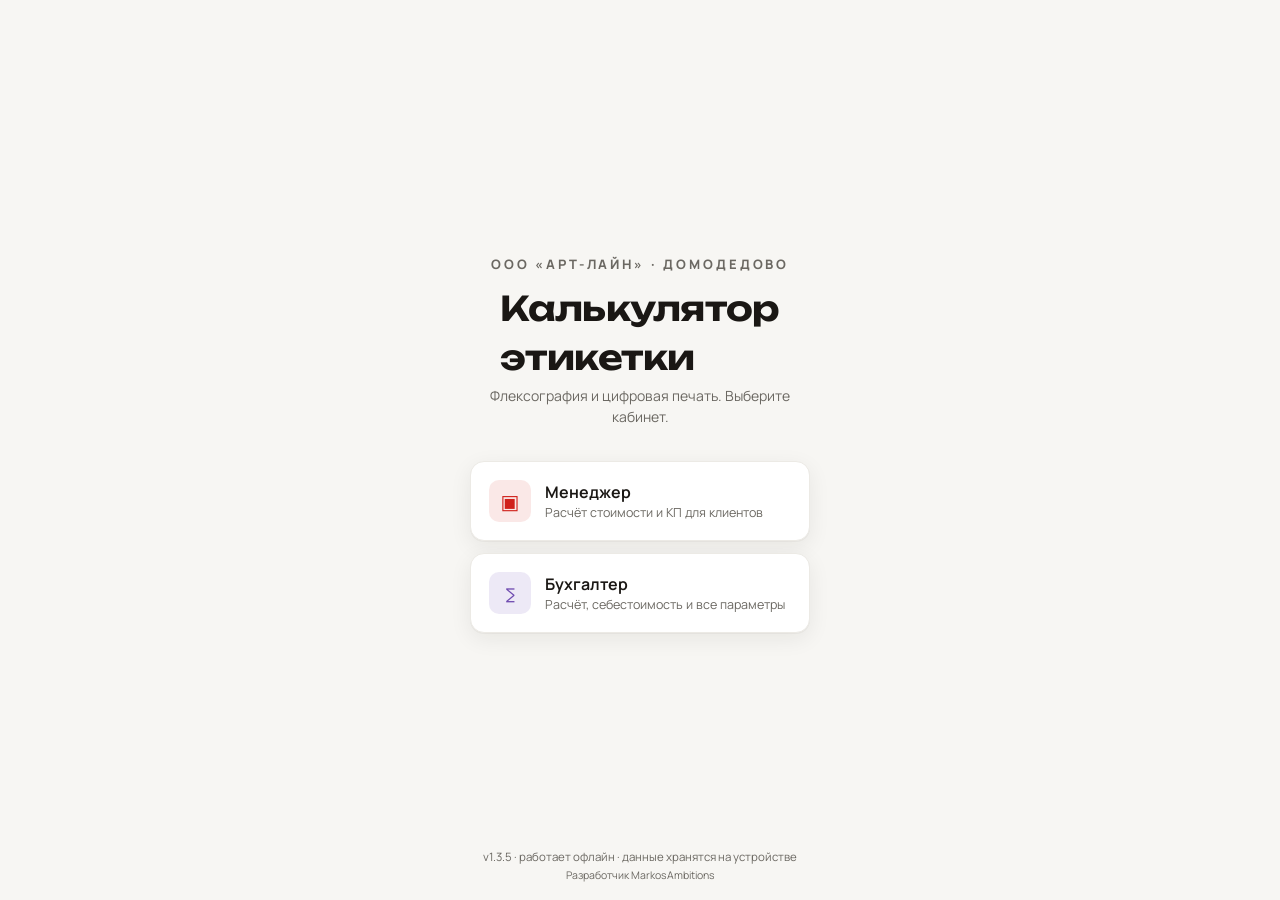
<file: calculator.html>
<!DOCTYPE html>
<html lang="ru">
<head>
<meta charset="UTF-8">
<meta name="viewport" content="width=device-width, initial-scale=1, viewport-fit=cover">
<meta name="theme-color" content="#f7f6f3">
<title>Арт-Лайн · Калькулятор этикетки</title>
<style>
@import url('https://fonts.googleapis.com/css2?family=Manrope:wght@400;500;600;700;800&family=Unbounded:wght@500;600;700&display=swap');
:root{
  --ink:#1a1714; --paper:#f7f6f3; --surface:#ffffff; --line:#eceae5;
  --cyan:#d0201b; --magenta:#6f4bb0; --yellow:#d0201b; --key:#1a1714;
  --green:#1d7a4f; --red:#d0201b; --muted:#6b6862;
  --radius:14px; --shadow:0 1px 0 rgba(26,23,20,.04),0 6px 22px rgba(26,23,20,.07);
  --num:'Unbounded','Manrope',sans-serif;
  --sans:'Manrope',system-ui,-apple-system,'Segoe UI',Roboto,sans-serif;
}
*{box-sizing:border-box;-webkit-tap-highlight-color:transparent}
html,body{margin:0;padding:0}
body{font-family:var(--sans);background:var(--paper);color:var(--ink);
  font-size:15px;line-height:1.45;overscroll-behavior-y:none;
  padding-bottom:env(safe-area-inset-bottom)}
button{font-family:inherit;cursor:pointer}
input,select{font-family:inherit;font-size:16px}
h1,h2,h3{margin:0;font-weight:650;letter-spacing:-.01em}

#login{position:fixed;inset:0;background:var(--paper);color:var(--ink);z-index:50;
  display:flex;flex-direction:column;justify-content:center;align-items:center;padding:24px}
#login .mark{font-weight:750;font-size:13px;letter-spacing:.22em;text-transform:uppercase;color:var(--muted)}
#login h1{font-size:34px;margin:10px 0 4px;letter-spacing:-.02em;font-family:var(--num)}
#login .sub{color:var(--muted);font-size:14px;margin-bottom:34px;text-align:center;max-width:300px}
.role-card{width:100%;max-width:340px;background:var(--surface);border:1px solid var(--line);border-radius:var(--radius);
  padding:18px 18px;margin-bottom:12px;display:flex;align-items:center;gap:14px;color:var(--ink);text-align:left;
  box-shadow:var(--shadow);
  transition:border-color .15s,transform .05s}
.role-card:hover{border-color:var(--cyan)}
.role-card:active{transform:scale(.99)}
.role-card .ic{width:42px;height:42px;border-radius:10px;display:grid;place-items:center;flex:0 0 42px;font-size:20px}
.role-card.mgr .ic{background:rgba(208,32,27,.1);color:var(--cyan)}
.role-card.acc .ic{background:rgba(111,75,176,.12);color:var(--magenta)}
.role-card .t{font-weight:650;font-size:16px}
.role-card .d{font-size:12.5px;color:var(--muted);margin-top:1px}
#pinRow{width:100%;max-width:340px;margin-top:2px;display:none}
#pinRow input{width:100%;background:var(--surface);border:1.5px solid var(--line);color:var(--ink);border-radius:10px;
  padding:13px 14px;text-align:center;letter-spacing:.3em}
#pinRow input:focus{outline:none;border-color:var(--cyan)}
#pinMsg{color:var(--red);font-size:12.5px;min-height:16px;text-align:center;margin-top:6px}
.login-foot{position:absolute;bottom:calc(18px + env(safe-area-inset-bottom));color:var(--muted);font-size:11.5px;text-align:center;line-height:1.35}
.login-foot .developer-credit{margin-top:3px;font-size:10.5px;color:var(--muted)}

.appbar{position:sticky;top:0;z-index:20;background:var(--surface);color:var(--ink);
  padding-top:env(safe-area-inset-top)}
.appbar .row{display:none}
.tabs{display:flex;background:var(--surface);border-bottom:1px solid var(--line);padding:0 8px;gap:4px;overflow-x:auto;scrollbar-width:none}
.tabs::-webkit-scrollbar{display:none}
.tab{flex:0 0 auto;background:transparent;border:0;border-bottom:2px solid transparent;color:var(--muted);padding:11px 15px 9px;
  font-size:13.5px;font-weight:600;white-space:nowrap}
.tab.on{color:var(--cyan);border-bottom-color:var(--cyan)}
.tab.acc.on{color:var(--magenta);border-bottom-color:var(--magenta)}

main{max-width:1100px;margin:0 auto;padding:14px 24px 180px}
.screen{display:none}.screen.on{display:block}

.card{background:var(--surface);border:1px solid var(--line);border-radius:var(--radius);
  box-shadow:var(--shadow);margin-bottom:14px;overflow:hidden}
.card-h{display:flex;align-items:center;gap:8px;padding:13px 15px 11px;border-bottom:1px solid var(--line)}
.card-h .n{font-size:11px;font-weight:700;color:#fff;background:var(--ink);width:20px;height:20px;
  border-radius:6px;display:grid;place-items:center}
.card-h h3{font-size:14.5px}
.card-b{padding:13px 15px}
.grid{display:grid;grid-template-columns:1fr 1fr;gap:11px}
.grid.thirds{grid-template-columns:1fr 1fr 1fr}
.f{display:flex;flex-direction:column;gap:5px}
.f.full{grid-column:1/-1}
.f label{font-size:11.5px;font-weight:600;color:var(--muted);text-transform:uppercase;letter-spacing:.03em}
.f .unit{color:#a8acb3;font-weight:500;text-transform:none;letter-spacing:0}
.f input,.f select{width:100%;background:#fbfaf7;border:1px solid var(--line);border-radius:9px;
  padding:11px 11px;color:var(--ink);font-variant-numeric:tabular-nums}
.f input:focus,.f select:focus{outline:none;border-color:var(--cyan);background:#fff}
.f.calc input{font-family:var(--num);font-weight:600}
.toggle-row{display:flex;gap:7px;flex-wrap:wrap}
.tg{flex:1;min-width:0;background:#fbfaf7;border:1px solid var(--line);border-radius:9px;padding:9px;
  font-size:13px;font-weight:600;color:var(--muted);text-align:center}
.tg.on{background:var(--ink);color:#fff;border-color:var(--ink)}
.subtle-btn{background:transparent;border:1px dashed var(--line);border-radius:9px;color:var(--muted);
  padding:9px;font-size:12.5px;font-weight:600;width:100%;margin-top:2px}
.reset-flexo-btn{margin-top:12px;border-style:solid;border-color:rgba(208,32,27,.28);
  background:rgba(208,32,27,.055);color:var(--red)}
.reset-flexo-btn:active{background:rgba(208,32,27,.11)}
.adv{display:none}.adv.open{display:block}

.knife-banner{margin:0 0 0;padding:11px 13px;border-radius:10px;display:flex;align-items:center;gap:10px;
  font-size:13px;font-weight:600}
.knife-banner.found{background:rgba(29,122,79,.1);color:var(--green)}
.knife-banner.none{background:rgba(196,114,22,.14);color:#9a7d00}
.knife-banner .big{font-family:var(--num);font-weight:700}

.resultbar{position:fixed;left:0;right:0;bottom:0;z-index:25;background:var(--surface);
  border-top:1px solid var(--line);box-shadow:0 -8px 26px rgba(26,23,20,.1);
  padding:8px 14px calc(8px + env(safe-area-inset-bottom));max-height:60vh;overflow-y:auto}
.resultbar .top{display:flex;align-items:flex-end;gap:14px}
.readout{flex:1}
.readout .lbl{font-size:10.5px;font-weight:700;letter-spacing:.05em;text-transform:uppercase;color:var(--muted)}
.readout .val{font-family:var(--num);font-size:25px;font-weight:700;line-height:1.05;letter-spacing:-.02em;
  display:flex;align-items:baseline;gap:5px}
.readout .val small{font-size:14px;font-weight:600;color:var(--muted)}
.readout.sec .val{font-size:17px;color:var(--muted)}
.result-options{display:flex;gap:8px;overflow-x:auto;overscroll-behavior-x:contain;scrollbar-width:thin;padding-bottom:2px}
.result-option{flex:1 0 170px;min-width:0;background:#f7f5ef;border:1px solid var(--line);border-radius:11px;padding:7px 10px}
.result-option.primary{background:rgba(208,32,27,.06);border-color:rgba(208,32,27,.22)}
.result-option-head{display:flex;align-items:baseline;justify-content:space-between;gap:8px;font-size:10.5px;text-transform:uppercase;letter-spacing:.04em;color:var(--muted);font-weight:700}
.result-option-head b{font-family:var(--num);font-size:12px;color:var(--ink);white-space:nowrap}
.result-option-price{font-family:var(--num);font-size:clamp(16px,4.7vw,23px);font-weight:750;line-height:1.15;margin-top:5px;letter-spacing:-.02em;overflow-wrap:anywhere;word-break:break-word}
.result-option-price small{font-size:11px;font-weight:650;color:var(--muted);letter-spacing:0}
.result-option-total{font-size:11.5px;color:var(--muted);margin-top:5px}
.result-option-total b{font-family:var(--num);color:var(--ink);overflow-wrap:anywhere;word-break:break-word}
.result-option-net{font-size:10.5px;color:var(--muted);margin-top:2px}
.result-empty{width:100%;border:1px dashed var(--line);border-radius:10px;padding:12px;color:var(--muted);font-size:13px;text-align:center}
.tirage-grid{display:grid;grid-template-columns:repeat(3,minmax(0,1fr));gap:9px}
.tirage-grid .f label{text-transform:none;letter-spacing:0;font-size:11.5px}
.flexo-summary-note{margin:0 0 6px;font-size:11.5px;color:var(--muted);line-height:1.4}
.sc-variants{display:grid;gap:4px;margin-top:7px}
.sc-variant{display:flex;justify-content:space-between;gap:10px;font-size:11.5px;color:var(--muted)}
.sc-variant b{font-family:var(--num);color:var(--ink);font-weight:600;text-align:right;overflow-wrap:anywhere;word-break:break-word}
.sc-actions{display:flex;gap:8px;margin-top:10px;padding-top:9px;border-top:1px dashed var(--line)}
.sc-copy-btn{width:100%;border:0;border-radius:9px;padding:9px 11px;background:#f0eee8;color:var(--ink);font-size:12.5px;font-weight:650}
.sc-copy-btn:active{transform:scale(.99)}
.r-actions{display:flex;gap:8px;margin-top:8px}
.btn{flex:1;border:0;border-radius:11px;padding:11px;font-weight:650;font-size:14px}
.btn.primary{background:var(--cyan);color:#fff}
.btn.dark{background:var(--ink);color:#fff}
.btn.ghost{background:#f0eee8;color:var(--ink)}
.btn:active{transform:scale(.99)}

.breakdown{margin-top:11px;border-top:1px dashed var(--line);padding-top:11px;display:none}
.breakdown.on{display:block}
.bd-grid{display:grid;grid-template-columns:1fr 1fr;gap:7px 16px}
.bd-row{display:flex;justify-content:space-between;font-size:12.5px;align-items:baseline}
.bd-row span{color:var(--muted)}
.bd-row b{font-family:var(--num);font-weight:600;text-align:right;overflow-wrap:anywhere;word-break:break-word}
.margin-chip{margin-top:11px;display:flex;align-items:center;gap:10px;background:#faf3f7;border-radius:10px;padding:10px 12px}
.margin-chip .pct{font-family:var(--num);font-size:22px;font-weight:700;color:var(--magenta)}
.margin-chip .meta{font-size:11.5px;color:var(--muted)}
.margin-chip.low .pct{color:var(--red)}
.margin-chip.good .pct{color:var(--green)}

.search-head{display:grid;grid-template-columns:1fr 1fr auto;gap:9px;align-items:end;margin-bottom:13px}
.search-head .f{margin:0}
.kbtn{background:var(--ink);color:#fff;border:0;border-radius:10px;padding:11px 14px;font-weight:650;height:43px}
.k-count{font-size:12px;color:var(--muted);margin-bottom:9px}
.k-item{background:var(--surface);border:1px solid var(--line);border-radius:11px;padding:11px 13px;margin-bottom:9px;
  display:flex;align-items:center;gap:12px}
.k-num{font-family:var(--num);font-weight:700;font-size:17px;background:var(--paper);border-radius:8px;
  padding:7px 9px;min-width:46px;text-align:center}
.k-meta{flex:1;min-width:0}
.k-meta .sh{font-weight:600;font-size:13.5px}
.k-meta .dim{font-family:var(--num);font-size:12px;color:var(--muted);margin-top:1px}
.k-tags{display:flex;gap:5px;flex-wrap:wrap;margin-top:4px}
.k-tag{font-size:10.5px;background:var(--paper);border-radius:5px;padding:2px 6px;color:var(--muted);font-weight:600}
.k-del{background:none;border:0;color:var(--red);font-size:18px;padding:4px 6px}
.empty{text-align:center;color:var(--muted);padding:34px 16px;font-size:14px}
.empty .big{font-size:30px;margin-bottom:8px;opacity:.5}

.online-knife-wrap{max-width:520px;margin:26px auto 0}
.online-knife-card{text-align:center;padding:26px 20px}
.online-knife-icon{width:58px;height:58px;margin:0 auto 14px;border-radius:15px;background:rgba(208,32,27,.1);color:var(--cyan);display:grid;place-items:center;font-size:27px;font-weight:700}
.online-knife-card h3{font-size:18px;margin-bottom:7px}
.online-knife-card p{color:var(--muted);font-size:13px;line-height:1.55;margin:0 auto 18px;max-width:390px}
.online-knife-link{display:inline-flex;align-items:center;justify-content:center;gap:8px;width:100%;max-width:340px;background:var(--cyan);color:#fff;text-decoration:none;border-radius:11px;padding:13px 16px;font-size:14px;font-weight:650;box-shadow:var(--shadow)}
.online-knife-link:active{transform:scale(.99)}
.online-knife-note{margin-top:11px;font-size:11.5px;color:var(--muted)}

.ai-wrap{max-width:560px;margin:18px auto 0}
.ai-hero{position:relative;text-align:center;padding:28px 20px 22px;overflow:hidden}
.ai-hero:before{content:"";position:absolute;inset:-80px auto auto 50%;width:220px;height:220px;transform:translateX(-50%);border-radius:50%;background:radial-gradient(circle,rgba(111,75,176,.16),rgba(208,32,27,.06) 48%,transparent 70%);pointer-events:none}
.ai-badge{position:relative;display:inline-flex;align-items:center;gap:6px;background:rgba(111,75,176,.1);color:var(--magenta);border:1px solid rgba(111,75,176,.18);border-radius:30px;padding:5px 10px;font-size:10.5px;font-weight:750;letter-spacing:.06em;text-transform:uppercase}
.ai-orb{position:relative;width:86px;height:86px;margin:17px auto 14px;border-radius:50%;display:grid;place-items:center;background:linear-gradient(145deg,var(--magenta),var(--cyan));box-shadow:0 12px 34px rgba(208,32,27,.18),0 8px 26px rgba(111,75,176,.18);color:#fff;font-size:35px}
.ai-orb:after{content:"";position:absolute;inset:-7px;border:1px solid rgba(208,32,27,.18);border-radius:50%}
.ai-hero h3{position:relative;font-size:21px;margin-bottom:7px}
.ai-hero .lead{position:relative;color:var(--muted);font-size:13.5px;line-height:1.6;max-width:450px;margin:0 auto}
.ai-mic-preview{position:relative;margin:18px auto 4px;display:flex;align-items:center;justify-content:center;gap:9px;width:100%;max-width:330px;border:0;border-radius:12px;padding:13px 16px;background:#ece9e2;color:#8b8f96;font-size:14px;font-weight:700;cursor:default}
.ai-mic-preview span{font-size:18px}
.ai-note{position:relative;color:var(--muted);font-size:11.5px;margin-top:8px}
.ai-features{display:grid;grid-template-columns:1fr 1fr;gap:9px;padding:0 15px 15px}
.ai-feature{background:#fbfaf7;border:1px solid var(--line);border-radius:11px;padding:13px 12px;min-width:0}
.ai-feature .ic{width:32px;height:32px;border-radius:9px;display:grid;place-items:center;background:rgba(208,32,27,.08);color:var(--cyan);font-size:17px;margin-bottom:9px}
.ai-feature:nth-child(even) .ic{background:rgba(111,75,176,.08);color:var(--magenta)}
.ai-feature b{display:block;font-size:13px;margin-bottom:3px}
.ai-feature p{margin:0;color:var(--muted);font-size:11.8px;line-height:1.45}
@media(max-width:430px){.ai-features{grid-template-columns:1fr}.ai-hero{padding-left:16px;padding-right:16px}}

.set-table{width:100%;border-collapse:collapse;font-size:13px}
.set-table th{text-align:left;font-size:10.5px;text-transform:uppercase;letter-spacing:.04em;color:var(--muted);
  font-weight:700;padding:6px 6px;border-bottom:1px solid var(--line)}
.set-table td{padding:5px 6px;border-bottom:1px solid #f0ede6}
.set-table input{width:100%;background:#fbfaf7;border:1px solid var(--line);border-radius:7px;padding:7px 7px;font-family:var(--num)}
.set-table td.name{font-size:12.5px;color:var(--ink);min-width:120px}
.set-table .del{color:var(--red);background:none;border:0;font-size:16px}
.saved-banner{position:fixed;left:50%;transform:translateX(-50%);bottom:140px;background:var(--green);color:#fff;
  padding:10px 18px;border-radius:30px;font-size:13px;font-weight:600;z-index:40;box-shadow:var(--shadow);
  opacity:0;pointer-events:none;transition:opacity .2s}
.saved-banner.show{opacity:1}
.section-note{font-size:12px;color:var(--muted);margin:-4px 0 12px;line-height:1.5}
.addbtn{background:#f0eee8;border:0;border-radius:9px;padding:9px 13px;font-weight:600;font-size:13px;margin-top:8px}

.saved-search-card{margin-bottom:12px}
.saved-search-row{display:flex;gap:8px;align-items:center}
.saved-search-row input{flex:1;min-width:0}
.saved-search-clear{flex:0 0 43px;width:43px;height:43px;border:1px solid var(--line);border-radius:9px;
  background:#f0eee8;color:var(--muted);font-size:20px;line-height:1}
.saved-search-clear:active{transform:scale(.98)}
.saved-search-count{font-size:11.5px;color:var(--muted);margin-top:7px;min-height:17px}
.sc-item{background:var(--surface);border:1px solid var(--line);border-radius:11px;padding:11px 13px;margin-bottom:9px}
.sc-item .h{display:flex;justify-content:space-between;align-items:baseline;gap:10px}
.sc-item .title{font-weight:650;font-size:14px;min-width:0;overflow-wrap:anywhere}
.sc-item .price{font-family:var(--num);font-weight:700;color:var(--cyan);white-space:nowrap}
.sc-item .meta{font-size:12px;color:var(--muted);margin-top:3px;font-family:var(--num)}
.dialog-bg{position:fixed;inset:0;background:rgba(26,23,20,.55);z-index:60;display:none;align-items:flex-end}
.dialog-bg.on{display:flex}
.dialog{background:var(--surface);width:100%;max-width:680px;margin:0 auto;border-radius:18px 18px 0 0;padding:18px 16px calc(18px + env(safe-area-inset-bottom))}
.dialog h3{margin-bottom:4px}
.dialog .f{margin-bottom:12px}
.dialog .acts{display:flex;gap:9px;margin-top:6px}

.info-grid{display:grid;grid-template-columns:repeat(3,1fr);gap:8px;margin-top:12px}
.info-chip{background:#f7f5ef;border:1px solid var(--line);border-radius:9px;padding:9px 10px;min-width:0}
.info-chip span{display:block;font-size:10.5px;text-transform:uppercase;letter-spacing:.035em;color:var(--muted);font-weight:650}
.info-chip b{display:block;margin-top:3px;font-family:var(--num);font-size:13px;overflow-wrap:anywhere}
.info-chip.bad{background:rgba(208,32,27,.08);border-color:rgba(208,32,27,.28)}
.info-chip.bad b{color:var(--red)}
.calc-summary-grid{display:grid;grid-template-columns:repeat(2,minmax(0,1fr));gap:9px}
.calc-summary-item{background:#fbfaf7;border:1px solid var(--line);border-radius:10px;padding:11px 12px;min-width:0}
.calc-summary-item span{display:block;font-size:10.5px;text-transform:uppercase;letter-spacing:.035em;color:var(--muted);font-weight:650;line-height:1.35}
.calc-summary-item b{display:block;margin-top:5px;font-family:var(--num);font-size:15px;line-height:1.25;overflow-wrap:anywhere;word-break:break-word}
.calc-summary-item.primary{background:rgba(208,32,27,.055);border-color:rgba(208,32,27,.18)}
.calc-summary-item.primary b{color:var(--cyan)}
.knife-choices{display:grid;gap:8px;margin:9px 0 11px}
.knife-choice{border:1px solid var(--line);border-radius:10px;padding:10px 11px;background:#fbfaf7}
.knife-choice.on{border-color:var(--green);background:rgba(29,122,79,.06)}
.knife-choice-head{display:flex;align-items:center;justify-content:space-between;gap:10px;font-size:13px}
.use-knife{border:0;border-radius:8px;padding:6px 9px;background:var(--ink);color:#fff;font-size:11.5px;font-weight:650}
.knife-choice.on .use-knife{background:var(--green)}
.knife-details{display:flex;flex-wrap:wrap;gap:5px;margin-top:7px}
.knife-details span{font-size:10.5px;background:#fff;border:1px solid var(--line);border-radius:5px;padding:2px 6px;color:var(--muted);font-weight:600}
.ref-wrap{overflow-x:auto;border:1px solid var(--line);border-radius:10px;background:#fff}
.ref-table{width:100%;min-width:570px;border-collapse:collapse;font-size:12px}
.ref-table th,.ref-table td{text-align:left;padding:8px 9px;border-bottom:1px solid var(--line);vertical-align:top}
.ref-table th{font-size:10px;text-transform:uppercase;color:var(--muted);background:#f7f5ef}
.ref-table tr:last-child td{border-bottom:0}
.validation-error{margin-top:11px;border-radius:9px;padding:10px 11px;background:rgba(208,32,27,.09);color:var(--red);font-size:12.5px;font-weight:600}
.result-meta{font-size:11.5px;color:var(--muted);margin-top:6px;white-space:normal}
input[readonly]{background:#f0eee8!important;color:#62666e}
.btn:disabled{opacity:.45;cursor:not-allowed}
@media(max-width:520px){
  .tirage-grid{grid-template-columns:1fr}
  .info-grid{grid-template-columns:1fr 1fr}
  .calc-summary-grid{grid-template-columns:1fr 1fr}
  .knife-choice-head{align-items:flex-start}
}
@media(max-width:360px){
  .calc-summary-grid{grid-template-columns:1fr}
}

</style>
</head>
<body>

<div id="login">
  <div class="mark">ООО «Арт-Лайн» · Домодедово</div>
  <h1>Калькулятор<br>этикетки</h1>
  <div class="sub">Флексография и цифровая печать. Выберите кабинет.</div>
  <button class="role-card mgr" onclick="enter('mgr')">
    <div class="ic">▣</div>
    <div><div class="t">Менеджер</div><div class="d">Расчёт стоимости и КП для клиентов</div></div>
  </button>
  <button class="role-card acc" onclick="askPin()">
    <div class="ic">∑</div>
    <div><div class="t">Бухгалтер</div><div class="d">Расчёт, себестоимость и все параметры</div></div>
  </button>
  <div id="pinRow"><input id="pinInput" type="password" inputmode="numeric" placeholder="PIN бухгалтера" maxlength="8">
    <div id="pinMsg"></div></div>
  <div class="login-foot"><div>v1.3.5 · работает офлайн · данные хранятся на устройстве</div><div class="developer-credit">Разработчик MarkosAmbitions</div></div>
</div>

<div id="app" style="display:none">
  <header class="appbar">
    <!-- роль/выход уже есть в сайдбаре основного приложения, .row скрыт целиком (JS пишет в #roleBadge) -->
    <div class="row">
      <div id="roleBadge" class="role-badge mgr">Менеджер</div>
      <button class="iconbtn" onclick="logout()" title="Сменить кабинет">⎋</button>
    </div>
    <nav class="tabs" id="tabs"></nav>
  </header>

  <main>
    <section class="screen on" id="sc-flexo"></section>
    <section class="screen" id="sc-digital"></section>
    <section class="screen" id="sc-knives">
      <div class="card"><div class="card-b">
        <h3 style="margin-bottom:4px">Архив доступных ножей</h3>
        <p class="section-note">Справочная таблица: ножи не выбираются автоматически и не влияют на вал, ручьи, зазоры или стоимость расчёта. Введите габариты, чтобы увидеть совпадения.</p>
        <div class="search-head">
          <div class="f"><label>Ширина <span class="unit">мм</span></label><input id="ks-w" type="number" inputmode="decimal"></div>
          <div class="f"><label>Длина <span class="unit">мм</span></label><input id="ks-l" type="number" inputmode="decimal"></div>
          <button class="kbtn" onclick="searchKnives()">Найти</button>
        </div>
        <div class="f" style="margin-top:2px"><label>Допуск по размеру <span class="unit">± мм</span></label>
          <input id="ks-tol" type="number" value="0" inputmode="decimal" style="max-width:120px"></div>
      </div></div>
      <div class="k-count" id="k-count"></div>
      <div id="k-list"></div>
    </section>
    <section class="screen" id="sc-onlineknives">
      <div class="online-knife-wrap">
        <div class="card">
          <div class="online-knife-card">
            <div class="online-knife-icon">↗</div>
            <h3>Онлайн-расчёт ножей</h3>
            <p>Откройте внешний сервис для отдельного расчёта стоимости вырубных ножей. Для работы потребуется подключение к интернету.</p>
            <a class="online-knife-link" href="https://www.xn----btbkcvexr7b.xn--p1ai/clientapp/autorise.php" target="_blank" rel="noopener noreferrer">Открыть калькулятор ножей в браузере ↗</a>
            <div class="online-knife-note">Сервис откроется в новой вкладке браузера.</div>
          </div>
        </div>
      </div>
    </section>
    <section class="screen" id="sc-ai">
      <div class="ai-wrap">
        <div class="card">
          <div class="ai-hero">
            <div class="ai-badge">✦ Скоро в приложении</div>
            <div class="ai-orb">🎙</div>
            <h3>ИИ-ассистент расчёта</h3>
            <p class="lead">Продиктуйте параметры этикетки обычной речью — ассистент распознает вводные, подготовит расчёт и сформирует готовое коммерческое предложение.</p>
            <button type="button" class="ai-mic-preview" disabled><span>●</span> Записать голосовое сообщение</button>
            <div class="ai-note">Функция находится в разработке и пока недоступна.</div>
          </div>
          <div class="ai-features">
            <div class="ai-feature"><div class="ic">🎤</div><b>Голосовой ввод</b><p>Запись размеров, материала, цветности, отделки и тиражей без ручного заполнения полей.</p></div>
            <div class="ai-feature"><div class="ic">✓</div><b>Проверка параметров</b><p>Ассистент покажет распознанные данные и попросит уточнить недостающие характеристики.</p></div>
            <div class="ai-feature"><div class="ic">∑</div><b>Автоматический расчёт</b><p>Заполнение существующего калькулятора и расчёт одного, двух или трёх вариантов тиража.</p></div>
            <div class="ai-feature"><div class="ic">▤</div><b>Готовое КП</b><p>Формирование полной информации для клиента с возможностью копирования и сохранения расчёта.</p></div>
          </div>
        </div>
      </div>
    </section>
    <section class="screen" id="sc-saved">
      <h3 style="margin:4px 0 10px">Сохранённые расчёты</h3>
      <div class="card saved-search-card">
        <div class="card-b">
          <div class="f">
            <label for="saved-search">Поиск по наименованию</label>
            <div class="saved-search-row">
              <input id="saved-search" type="search" placeholder="Введите название расчёта"
                autocomplete="off" spellcheck="false" oninput="renderSaved()">
              <button type="button" class="saved-search-clear" onclick="clearSavedSearch()"
                title="Очистить поиск" aria-label="Очистить поиск">×</button>
            </div>
            <div class="saved-search-count" id="saved-search-count"></div>
          </div>
        </div>
      </div>
      <div id="saved-list"></div>
    </section>
    <section class="screen" id="sc-settings"></section>
  </main>

  <div class="resultbar" id="resultbar">
    <div class="result-options" id="result-options">
      <div class="result-empty">Заполните параметры расчёта и укажите хотя бы один тираж.</div>
    </div>
    <div class="result-meta" id="r-net"></div>
    <div class="breakdown" id="breakdown">
      <div class="bd-grid" id="bd-grid"></div>
      <div class="margin-chip" id="marginChip">
        <div class="pct" id="m-pct">—</div>
        <div class="meta" id="m-meta"></div>
      </div>
    </div>
    <div class="r-actions">
      <button class="btn ghost" id="copyBtn" onclick="copyKP()">Скопировать КП</button>
      <button class="btn primary" id="saveBtn" onclick="saveCalc()">Сохранить</button>
    </div>
  </div>
</div>

<div class="saved-banner" id="banner">Сохранено</div>
<div class="dialog-bg" id="dlg"><div class="dialog" id="dlg-inner"></div></div>

<script>window.ARTLINE_DATA={"materials":[{"name":"Бумага полуглянец акрил","p":32,"d":0.14},{"name":"Бумага полуглянец каучук","p":32,"d":0.14},{"name":"Бумага легкосъемная","p":53,"d":0.14},{"name":"Бумага полуглянец глубокая заморозка","p":48,"d":0.14},{"name":"Бумага на PET подложке","p":38,"d":0.115},{"name":"Бумага матовая","p":37.5,"d":0.13},{"name":"Термоэко","p":34,"d":0.105},{"name":"Термоэко легкосъемная","p":57.5,"d":0.105},{"name":"Термо Топ","p":39,"d":0.13},{"name":"Термо Топ для глубокой заморозки","p":50,"d":0.13},{"name":"Термопленка","p":52,"d":0.135},{"name":"Пленка PP белая каучук","p":37.5,"d":0.105},{"name":"Пленка PP белая акрил","p":38.5,"d":0.105},{"name":"Пленка PP белая на PET  подложке","p":46,"d":0.075},{"name":"Пленка PP белая для глубокой заморозки","p":52.5,"d":0.105},{"name":"Пленка PP прозрачная","p":39,"d":0.105},{"name":"Пленка PP суперпрозрачная","p":53.5,"d":0.075},{"name":"Пленка PP синтетическая","p":48,"d":0.11},{"name":"Пленка PE 85 мкр белая","p":57,"d":0.145},{"name":"Пленка PE 100 мкр белая","p":61.7,"d":0.155},{"name":"Пленка PE 100 мкр белая усиленный клей","p":72.5,"d":0.155},{"name":"Пленка PE 85 мкр прозрачная","p":58,"d":0.145},{"name":"VOID","p":170,"d":0.145},{"name":"Пленка PE 100 мкр прозрачная усиленный клей","p":72.43,"d":0.155},{"name":"Бумага метализированная акрил","p":67,"d":0.145},{"name":"Пленка метализированная акрил","p":38,"d":0.11},{"name":"Пленка метализированная каучук","p":64.5,"d":0.11},{"name":"давальческое","p":15,"d":0.145},{"name":"Тиснение золото","p":16,"d":null},{"name":"Тиснение серебро","p":16,"d":null},{"name":"Тиснение голография","p":68,"d":null},{"name":"Ламинация глянец","p":8,"d":null},{"name":"Ламинация матовая","p":9,"d":null},{"name":"Ламинация soft touch","p":45,"d":null},{"name":"Ламинация голография","p":56,"d":null},{"name":"Нет","p":0,"d":null}],"inks":[{"name":"CMYK","kg":2000,"m2":3.8},{"name":"Pantone","kg":3500,"m2":7.7},{"name":"Краска Серебро/золото/бронза","kg":4500,"m2":8.1},{"name":"Лак глянцевый","kg":1000,"m2":1.6},{"name":"Лак глянцевый хим. стойкий","kg":1200,"m2":1.92},{"name":"Лак матовый","kg":2000,"m2":5},{"name":"Лак релиз","kg":3000,"m2":6.6},{"name":"Soft touch","kg":3500,"m2":8.75},{"name":"Твин лак","kg":3500,"m2":9.45},{"name":"Ламинация/тиснение","kg":3000,"m2":6}],"cylinders":[{"z":76,"len":241.3},{"z":78,"len":247.65},{"z":80,"len":254},{"z":85,"len":269.875},{"z":87,"len":276.225},{"z":88,"len":279.4},{"z":90,"len":285.75},{"z":92,"len":292.1},{"z":94,"len":298.45},{"z":95,"len":301.625},{"z":96,"len":304.8},{"z":99,"len":314.325},{"z":101,"len":320.675},{"z":105,"len":333.375},{"z":106,"len":336.55},{"z":110,"len":349.25},{"z":112,"len":355.6},{"z":113,"len":358.775},{"z":114,"len":361.95},{"z":116,"len":368.3},{"z":119,"len":377.825},{"z":120,"len":381},{"z":123,"len":390.525},{"z":132,"len":419.1}],"knives":[{"uid":"base-2","n":1,"sh":"Прямоугольник","cl":78,"w":28,"l":240,"ln":5,"ir":1,"pr":5,"r":"R2","a1":3,"gl":7.65,"mw":161},{"uid":"base-3","n":2,"sh":"Прямоугольник","cl":78,"w":33,"l":235,"ln":2,"ir":1,"pr":2,"r":null,"a1":4,"gl":12.65,"mw":80},{"uid":"base-4","n":3,"sh":"Фигурный","cl":112,"w":130,"l":175,"ln":1,"ir":2,"pr":2,"r":null,"a1":3,"gl":2.8,"mw":139},{"uid":"base-5","n":4,"sh":"Прямоугольник","cl":102,"w":30,"l":75,"ln":4,"ir":4,"pr":16,"r":null,"a1":3,"gl":5.96,"mw":138},{"uid":"base-6","n":5,"sh":"Прямоугольник","cl":85,"w":30,"l":20,"ln":3,"ir":12,"pr":36,"r":"R4","a1":4,"gl":2.49,"mw":108},{"uid":"base-7","n":6,"sh":"Прямоугольник","cl":88,"w":25,"l":272,"ln":4,"ir":1,"pr":4,"r":null,"a1":3,"gl":7.4,"mw":118},{"uid":"base-8","n":7,"sh":"Прямоугольник","cl":88,"w":42,"l":272,"ln":2,"ir":1,"pr":2,"r":null,"a1":3,"gl":7.4,"mw":96},{"uid":"base-9","n":8,"sh":"Прямоугольник","cl":122,"w":86,"l":190,"ln":1,"ir":2,"pr":2,"r":null,"a1":3,"gl":3.68,"mw":95},{"uid":"base-10","n":9,"sh":"Фигурный","cl":78,"w":104,"l":114,"ln":1,"ir":2,"pr":2,"r":null,"a1":3,"gl":9.825,"mw":113},{"uid":"base-11","n":10,"sh":"Прямоугольник","cl":138,"w":70,"l":200,"ln":2,"ir":2,"pr":4,"r":null,"a1":6,"gl":19.075,"mw":158},{"uid":"base-12","n":11,"sh":"Прямоугольник","cl":88,"w":38,"l":52,"ln":3,"ir":5,"pr":15,"r":null,"a1":3,"gl":3.88,"mw":129},{"uid":"base-13","n":12,"sh":"Прямоугольник","cl":94,"w":18,"l":48,"ln":5,"ir":6,"pr":30,"r":"R3","a1":3,"gl":1.741667,"mw":111},{"uid":"base-14","n":13,"sh":"Прямоугольник","cl":96,"w":50,"l":70,"ln":2,"ir":4,"pr":8,"r":"R12,5","a1":3,"gl":6.2,"mw":112},{"uid":"base-15","n":14,"sh":"Круг","cl":94,"w":55,"l":55,"ln":2,"ir":5,"pr":10,"r":null,"a1":4,"gl":4.69,"mw":124},{"uid":"base-16","n":15,"sh":"Овал","cl":88,"w":74,"l":137.9,"ln":1,"ir":2,"pr":2,"r":null,"a1":3,"gl":1.8,"mw":83},{"uid":"base-17","n":16,"sh":"Прямоугольник","cl":94,"w":100,"l":47,"ln":1,"ir":6,"pr":6,"r":null,"a1":3,"gl":2.741667,"mw":109},{"uid":"base-18","n":17,"sh":"Прямоугольник","cl":94,"w":37,"l":70,"ln":3,"ir":4,"pr":12,"r":null,"a1":3,"gl":4.6125,"mw":126},{"uid":"base-19","n":18,"sh":"Прямоугольник","cl":101,"w":100,"l":158,"ln":1,"ir":2,"pr":2,"r":null,"a1":3,"gl":2.3375,"mw":109},{"uid":"base-20","n":19,"sh":"Прямоугольник","cl":78,"w":58,"l":60,"ln":2,"ir":4,"pr":8,"r":null,"a1":3,"gl":1.9125,"mw":128},{"uid":"base-21","n":20,"sh":"Фигурный","cl":101,"w":120,"l":50,"ln":1,"ir":6,"pr":6,"r":null,"a1":3,"gl":3.445833,"mw":129},{"uid":"base-22","n":21,"sh":"Прямоугольник","cl":78,"w":30,"l":45,"ln":4,"ir":5,"pr":20,"r":null,"a1":3,"gl":4.53,"mw":138},{"uid":"base-23","n":22,"sh":"Прямоугольник","cl":78,"w":36,"l":28,"ln":2,"ir":8,"pr":16,"r":null,"a1":3,"gl":2.95625,"mw":84},{"uid":"base-24","n":23,"sh":"Прямоугольник","cl":96,"w":36,"l":28,"ln":2,"ir":10,"pr":20,"r":null,"a1":3,"gl":2.48,"mw":84},{"uid":"base-25","n":24,"sh":"Фигурный","cl":85,"w":69,"l":223,"ln":1,"ir":1,"pr":1,"r":null,"a1":3,"gl":46.875,"mw":78},{"uid":"base-26","n":25,"sh":"Прямоугольник","cl":85,"w":90,"l":250,"ln":1,"ir":1,"pr":1,"r":null,"a1":3,"gl":19.875,"mw":99},{"uid":"base-27","n":26,"sh":"Прямоугольник","cl":78,"w":22,"l":58,"ln":6,"ir":4,"pr":24,"r":null,"a1":3,"gl":3.9125,"mw":156},{"uid":"base-28","n":27,"sh":"Фигурный (комб,)","cl":88,"w":80,"l":90,"ln":2,"ir":3,"pr":6,"r":null,"a1":3,"gl":3.133333,"mw":172},{"uid":"base-29","n":28,"sh":"Прямоугольник","cl":94,"w":142,"l":147,"ln":1,"ir":2,"pr":2,"r":null,"a1":3,"gl":2.225,"mw":151},{"uid":"base-30","n":29,"sh":"Фигурный (перф)","cl":94,"w":46,"l":37.31,"ln":3,"ir":9,"pr":27,"r":null,"a1":3,"gl":-4.148889,"mw":153},{"uid":"base-31","n":30,"sh":"Прямоугольник (перф)","cl":96,"w":100,"l":70,"ln":1,"ir":4,"pr":4,"r":null,"a1":3,"gl":6.2,"mw":109},{"uid":"base-32","n":31,"sh":"Прямоугольник","cl":132,"w":70,"l":205,"ln":2,"ir":2,"pr":4,"r":null,"a1":3,"gl":4.55,"mw":152},{"uid":"base-33","n":32,"sh":"Фигурный","cl":78,"w":42,"l":244,"ln":2,"ir":1,"pr":2,"r":null,"a1":3,"gl":3.65,"mw":96},{"uid":"base-34","n":33,"sh":"Прямоугольник","cl":78,"w":125,"l":80,"ln":1,"ir":3,"pr":3,"r":null,"a1":3,"gl":2.55,"mw":134},{"uid":"base-35","n":34,"sh":"Прямоугольник","cl":101,"w":50,"l":104,"ln":3,"ir":3,"pr":9,"r":null,"a1":3,"gl":2.891667,"mw":165},{"uid":"base-36","n":35,"sh":"Прямоугольник","cl":96,"w":105,"l":301,"ln":1,"ir":1,"pr":1,"r":null,"a1":3,"gl":3.8,"mw":114},{"uid":"base-37","n":36,"sh":"Прямоугольник","cl":78,"w":18,"l":30.8,"ln":7,"ir":7,"pr":49,"r":null,"a1":3,"gl":4.578571,"mw":153},{"uid":"base-38","n":37,"sh":"Прямоугольник","cl":102,"w":131,"l":154,"ln":1,"ir":2,"pr":2,"r":null,"a1":3,"gl":7.925,"mw":140},{"uid":"base-39","n":38,"sh":"Прямоугольник","cl":101,"w":15,"l":100,"ln":7,"ir":3,"pr":21,"r":null,"a1":3,"gl":6.891667,"mw":132},{"uid":"base-40","n":39,"sh":"Прямоугольник","cl":78,"w":70,"l":240,"ln":2,"ir":1,"pr":2,"r":null,"a1":3,"gl":7.65,"mw":152},{"uid":"base-41","n":40,"sh":"Прямоугольник","cl":78,"w":90,"l":210,"ln":1,"ir":1,"pr":1,"r":null,"a1":3,"gl":37.65,"mw":99},{"uid":"base-42","n":41,"sh":"Прямоугольник","cl":94,"w":160,"l":296.7,"ln":1,"ir":1,"pr":1,"r":null,"a1":3,"gl":1.75,"mw":169},{"uid":"base-43","n":42,"sh":"Прямоугольник","cl":88,"w":164,"l":130,"ln":1,"ir":2,"pr":2,"r":null,"a1":3,"gl":9.7,"mw":173},{"uid":"base-44","n":43,"sh":"Прямоугольник","cl":88,"w":62,"l":130,"ln":2,"ir":2,"pr":4,"r":"R6","a1":3,"gl":9.7,"mw":136},{"uid":"base-45","n":44,"sh":"Прямоугольник","cl":88,"w":65,"l":130,"ln":2,"ir":2,"pr":4,"r":"R6","a1":3,"gl":9.7,"mw":142},{"uid":"base-46","n":45,"sh":"Прямоугольник","cl":78,"w":45,"l":120,"ln":3,"ir":2,"pr":6,"r":null,"a1":3,"gl":3.825,"mw":150},{"uid":"base-47","n":46,"sh":"Прямоугольник","cl":102,"w":70,"l":100,"ln":1,"ir":3,"pr":3,"r":null,"a1":3,"gl":7.95,"mw":79},{"uid":"base-48","n":47,"sh":"Фигурный","cl":102,"w":108,"l":50,"ln":1,"ir":6,"pr":6,"r":null,"a1":3,"gl":3.975,"mw":117},{"uid":"base-49","n":48,"sh":"Прямоугольник","cl":85,"w":43,"l":64,"ln":2,"ir":4,"pr":8,"r":"R10","a1":3,"gl":3.46875,"mw":98},{"uid":"base-50","n":49,"sh":"Треугольник","cl":122,"w":130,"l":150,"ln":1,"ir":4,"pr":4,"r":null,"a1":3,"gl":-53.1625,"mw":139},{"uid":"base-51","n":50,"sh":"Фигурный","cl":122,"w":149,"l":189,"ln":1,"ir":2,"pr":2,"r":null,"a1":3,"gl":4.675,"mw":158},{"uid":"base-52","n":51,"sh":"Прямоугольник","cl":96,"w":140,"l":140,"ln":1,"ir":2,"pr":2,"r":"R12","a1":3,"gl":12.4,"mw":149},{"uid":"base-53","n":52,"sh":"Прямоугольник","cl":78,"w":24,"l":235,"ln":3,"ir":1,"pr":3,"r":"R1","a1":3,"gl":12.65,"mw":87},{"uid":"base-54","n":53,"sh":"Прямоугольник","cl":78,"w":79,"l":120,"ln":2,"ir":2,"pr":4,"r":null,"a1":2,"gl":3.825,"mw":168},{"uid":"base-55","n":54,"sh":"Прямоугольник","cl":78,"w":31,"l":235,"ln":3,"ir":1,"pr":3,"r":null,"a1":3,"gl":12.65,"mw":108},{"uid":"base-56","n":55,"sh":"Фигурный (Никон)","cl":88,"w":90,"l":277,"ln":1,"ir":1,"pr":1,"r":null,"a1":3,"gl":2.4,"mw":99},{"uid":"base-57","n":56,"sh":"Прямоугольник","cl":88,"w":31,"l":267,"ln":3,"ir":1,"pr":3,"r":null,"a1":3,"gl":12.4,"mw":108},{"uid":"base-58","n":57,"sh":"Прямоугольник","cl":78,"w":130,"l":210,"ln":1,"ir":1,"pr":1,"r":null,"a1":3,"gl":37.65,"mw":139},{"uid":"base-59","n":58,"sh":"Прямоугольник","cl":94,"w":38,"l":25,"ln":4,"ir":11,"pr":44,"r":null,"a1":3,"gl":2.131818,"mw":170},{"uid":"base-60","n":59,"sh":"Прямоугольник","cl":94,"w":95,"l":95,"ln":1,"ir":3,"pr":3,"r":null,"a1":3,"gl":4.483333,"mw":104},{"uid":"base-61","n":60,"sh":"Фигурный","cl":78,"w":115,"l":115,"ln":1,"ir":2,"pr":2,"r":null,"a1":3,"gl":8.825,"mw":124},{"uid":"base-62","n":61,"sh":"Прямоугольник","cl":122,"w":55,"l":75,"ln":2,"ir":5,"pr":10,"r":null,"a1":4,"gl":2.47,"mw":124},{"uid":"base-63","n":62,"sh":"Фигурный","cl":85,"w":44,"l":123,"ln":2,"ir":2,"pr":4,"r":null,"a1":3,"gl":11.9375,"mw":100},{"uid":"base-64","n":63,"sh":"Прямоугольник","cl":85,"w":30,"l":60,"ln":3,"ir":4,"pr":12,"r":"R11","a1":3,"gl":7.46875,"mw":105},{"uid":"base-65","n":64,"sh":"Фигурный","cl":102,"w":130,"l":62.7,"ln":1,"ir":5,"pr":5,"r":null,"a1":3,"gl":2.07,"mw":139},{"uid":"base-66","n":65,"sh":"Треугольник","cl":101,"w":128.4,"l":146.69,"ln":1,"ir":4,"pr":4,"r":null,"a1":3,"gl":-66.52125,"mw":137.4},{"uid":"base-67","n":66,"sh":"Овал","cl":96,"w":90,"l":150,"ln":1,"ir":2,"pr":2,"r":null,"a1":3,"gl":2.4,"mw":99},{"uid":"base-68","n":67,"sh":"Прямоугольник","cl":101,"w":75,"l":159.93,"ln":2,"ir":2,"pr":4,"r":null,"a1":4,"gl":0.4075,"mw":164},{"uid":"base-69","n":68,"sh":"Прямоугольник","cl":101,"w":37,"l":60,"ln":2,"ir":5,"pr":10,"r":"R11","a1":3,"gl":4.135,"mw":86},{"uid":"base-70","n":69,"sh":"Прямоугольник","cl":88,"w":80,"l":135,"ln":1,"ir":2,"pr":2,"r":"R6","a1":3,"gl":4.7,"mw":89},{"uid":"base-71","n":70,"sh":"Прямоугольник","cl":101,"w":100,"l":100,"ln":1,"ir":3,"pr":3,"r":null,"a1":3,"gl":6.891667,"mw":109},{"uid":"base-72","n":71,"sh":"Фигурный","cl":112,"w":130,"l":174,"ln":1,"ir":2,"pr":2,"r":null,"a1":3,"gl":3.8,"mw":139},{"uid":"base-73","n":72,"sh":"Прямоугольник","cl":122,"w":80,"l":180,"ln":2,"ir":2,"pr":4,"r":null,"a1":3,"gl":13.675,"mw":172},{"uid":"base-74","n":73,"sh":"Прямоугольник","cl":78,"w":43,"l":15,"ln":3,"ir":14,"pr":42,"r":null,"a1":3,"gl":2.689286,"mw":144},{"uid":"base-75","n":74,"sh":"Фигурный (сердце)","cl":78,"w":50,"l":45.2,"ln":1,"ir":5,"pr":5,"r":null,"a1":3,"gl":4.33,"mw":59},{"uid":"base-76","n":75,"sh":"Прямоугольник","cl":78,"w":60,"l":80,"ln":2,"ir":3,"pr":6,"r":null,"a1":4,"gl":2.55,"mw":134},{"uid":"base-77","n":76,"sh":"Прямоугольник","cl":106,"w":60,"l":80,"ln":2,"ir":4,"pr":8,"r":null,"a1":3,"gl":4.1375,"mw":132},{"uid":"base-78","n":77,"sh":"Прямоугольник","cl":96,"w":45,"l":55,"ln":2,"ir":5,"pr":10,"r":null,"a1":3,"gl":5.96,"mw":102},{"uid":"base-79","n":78,"sh":"Круг","cl":101,"w":75,"l":75,"ln":2,"ir":4,"pr":8,"r":null,"a1":3,"gl":5.16875,"mw":162},{"uid":"base-80","n":79,"sh":"Прямоугольник","cl":114,"w":85,"l":179,"ln":1,"ir":2,"pr":2,"r":null,"a1":3,"gl":1.975,"mw":94},{"uid":"base-81","n":80,"sh":"Прямоугольник","cl":85,"w":50,"l":35,"ln":2,"ir":7,"pr":14,"r":null,"a1":3,"gl":3.553571,"mw":112},{"uid":"base-82","n":81,"sh":"Прямоугольник","cl":78,"w":30,"l":80,"ln":3,"ir":3,"pr":9,"r":null,"a1":3,"gl":2.55,"mw":105},{"uid":"base-83","n":82,"sh":"Овал","cl":94,"w":44,"l":68,"ln":3,"ir":4,"pr":12,"r":null,"a1":3,"gl":6.6125,"mw":147},{"uid":"base-84","n":83,"sh":"Фигурный","cl":85,"w":67,"l":128,"ln":2,"ir":6,"pr":12,"r":null,"a1":3,"gl":-83.020833,"mw":146},{"uid":"base-85","n":84,"sh":"Квадрат","cl":94,"w":40,"l":40,"ln":3,"ir":7,"pr":21,"r":null,"a1":4,"gl":2.635714,"mw":138},{"uid":"base-86","n":85,"sh":"Прямоугольник","cl":88,"w":68,"l":90,"ln":1,"ir":3,"pr":3,"r":null,"a1":3,"gl":3.133333,"mw":77},{"uid":"base-87","n":86,"sh":"Прямоугольник","cl":94,"w":60,"l":46,"ln":2,"ir":6,"pr":12,"r":null,"a1":3,"gl":3.741667,"mw":132},{"uid":"base-88","n":87,"sh":"Прямоугольник","cl":88,"w":100,"l":135,"ln":1,"ir":2,"pr":2,"r":null,"a1":3,"gl":4.7,"mw":109},{"uid":"base-89","n":88,"sh":"Прямоугольник","cl":106,"w":52,"l":80,"ln":2,"ir":4,"pr":8,"r":null,"a1":3,"gl":4.1375,"mw":116},{"uid":"base-90","n":89,"sh":"Прямоугольник","cl":96,"w":105,"l":147,"ln":1,"ir":2,"pr":2,"r":null,"a1":3,"gl":5.4,"mw":114},{"uid":"base-91","n":90,"sh":"Прямоугольник","cl":96,"w":65,"l":45,"ln":2,"ir":6,"pr":12,"r":null,"a1":3,"gl":5.8,"mw":142},{"uid":"base-92","n":91,"sh":"Овал","cl":132,"w":161,"l":200,"ln":1,"ir":2,"pr":2,"r":null,"a1":3,"gl":9.55,"mw":170},{"uid":"base-93","n":92,"sh":"Прямоугольник","cl":85,"w":56,"l":16,"ln":2,"ir":14,"pr":28,"r":null,"a1":3,"gl":3.276786,"mw":124},{"uid":"base-94","n":93,"sh":"Прямоугольник","cl":132,"w":148,"l":207,"ln":1,"ir":2,"pr":2,"r":null,"a1":3,"gl":2.55,"mw":157},{"uid":"base-95","n":94,"sh":"Круг","cl":88,"w":32,"l":32,"ln":4,"ir":8,"pr":32,"r":null,"a1":3,"gl":2.925,"mw":146},{"uid":"base-96","n":95,"sh":"Прямоугольник","cl":96,"w":100,"l":72,"ln":1,"ir":4,"pr":4,"r":null,"a1":3,"gl":4.2,"mw":109},{"uid":"base-97","n":96,"sh":"Прямоугольник","cl":78,"w":40,"l":58,"ln":3,"ir":4,"pr":12,"r":null,"a1":3,"gl":3.9125,"mw":135},{"uid":"base-98","n":97,"sh":"Круг","cl":106,"w":81,"l":81,"ln":1,"ir":4,"pr":4,"r":null,"a1":3,"gl":3.1375,"mw":90},{"uid":"base-99","n":98,"sh":"Прямоугольник","cl":88,"w":40,"l":67,"ln":3,"ir":4,"pr":12,"r":null,"a1":4,"gl":2.85,"mw":138},{"uid":"base-100","n":99,"sh":"Круг","cl":101,"w":50,"l":50,"ln":2,"ir":6,"pr":12,"r":null,"a1":3,"gl":3.445833,"mw":112},{"uid":"base-101","n":100,"sh":"Овал","cl":78,"w":82,"l":115,"ln":1,"ir":2,"pr":2,"r":null,"a1":3,"gl":8.825,"mw":91},{"uid":"base-102","n":101,"sh":"Прямоугольник","cl":101,"w":40,"l":50,"ln":3,"ir":6,"pr":18,"r":null,"a1":4,"gl":3.445833,"mw":138},{"uid":"base-103","n":102,"sh":"Круг","cl":106,"w":63,"l":63,"ln":2,"ir":5,"pr":10,"r":null,"a1":3,"gl":4.31,"mw":138},{"uid":"base-104","n":103,"sh":"Прямоугольник","cl":78,"w":52,"l":80,"ln":2,"ir":3,"pr":6,"r":null,"a1":4,"gl":2.55,"mw":118},{"uid":"base-105","n":104,"sh":"Прямоугольник","cl":96,"w":100,"l":150,"ln":1,"ir":2,"pr":2,"r":null,"a1":3,"gl":2.4,"mw":109},{"uid":"base-106","n":105,"sh":"Фигурный","cl":85,"w":85,"l":130,"ln":1,"ir":2,"pr":2,"r":null,"a1":3,"gl":4.9375,"mw":94},{"uid":"base-107","n":106,"sh":"Фигурный","cl":88,"w":50,"l":134,"ln":2,"ir":2,"pr":4,"r":null,"a1":3,"gl":5.7,"mw":112},{"uid":"base-108","n":106,"sh":"Фигурный","cl":78,"w":70,"l":47,"ln":1,"ir":5,"pr":5,"r":null,"a1":3,"gl":2.53,"mw":79},{"uid":"base-109","n":106,"sh":"Фигурный","cl":94,"w":30,"l":40,"ln":2,"ir":7,"pr":14,"r":null,"a1":3,"gl":2.635714,"mw":72},{"uid":"base-110","n":107,"sh":"Прямоугольник","cl":101,"w":20,"l":300,"ln":5,"ir":1,"pr":5,"r":null,"a1":3,"gl":20.675,"mw":121},{"uid":"base-111","n":108,"sh":"Овал","cl":88,"w":130,"l":90,"ln":1,"ir":3,"pr":3,"r":null,"a1":3,"gl":3.133333,"mw":139},{"uid":"base-112","n":109,"sh":"Прямоугольник","cl":88,"w":70,"l":43,"ln":1,"ir":6,"pr":6,"r":null,"a1":3,"gl":3.566667,"mw":79},{"uid":"base-113","n":110,"sh":"Фигурный ( икра )","cl":88,"w":115,"l":275,"ln":1,"ir":1,"pr":1,"r":null,"a1":3,"gl":4.4,"mw":124},{"uid":"base-114","n":111,"sh":"Прямоугольник","cl":85,"w":15,"l":30,"ln":5,"ir":8,"pr":40,"r":null,"a1":3,"gl":3.734375,"mw":96},{"uid":"base-115","n":112,"sh":"Фигурный (Никон)","cl":101,"w":135,"l":60,"ln":1,"ir":5,"pr":5,"r":null,"a1":3,"gl":4.135,"mw":144},{"uid":"base-116","n":113,"sh":"Прямоугольник","cl":101,"w":141,"l":156,"ln":1,"ir":2,"pr":2,"r":null,"a1":3,"gl":4.3375,"mw":150},{"uid":"base-117","n":114,"sh":"Фигурный (Никон)","cl":88,"w":105,"l":44,"ln":1,"ir":6,"pr":6,"r":null,"a1":3,"gl":2.566667,"mw":114},{"uid":"base-118","n":115,"sh":"Прямоугольник","cl":85,"w":43,"l":25,"ln":3,"ir":9,"pr":27,"r":null,"a1":3,"gl":4.986111,"mw":144},{"uid":"base-119","n":116,"sh":"Прямоугольник","cl":114,"w":63,"l":118,"ln":2,"ir":3,"pr":6,"r":null,"a1":3,"gl":2.65,"mw":138},{"uid":"base-120","n":117,"sh":"Прямоугольник","cl":101,"w":58,"l":30,"ln":2,"ir":10,"pr":20,"r":null,"a1":3,"gl":2.0675,"mw":128},{"uid":"base-121","n":118,"sh":"Фигурный","cl":78,"w":44,"l":240,"ln":2,"ir":1,"pr":2,"r":null,"a1":3,"gl":7.65,"mw":100},{"uid":"base-122","n":119,"sh":"Прямоугольник","cl":106,"w":38,"l":80,"ln":3,"ir":4,"pr":12,"r":null,"a1":3,"gl":4.1375,"mw":129},{"uid":"base-123","n":120,"sh":"Прямоугольник","cl":85,"w":36,"l":20,"ln":2,"ir":12,"pr":24,"r":null,"a1":3,"gl":2.489583,"mw":84},{"uid":"base-124","n":121,"sh":"Прямоугольник","cl":85,"w":75,"l":50,"ln":2,"ir":5,"pr":10,"r":null,"a1":3,"gl":3.975,"mw":162},{"uid":"base-125","n":122,"sh":"Прямоугольник","cl":78,"w":70,"l":245,"ln":2,"ir":1,"pr":2,"r":null,"a1":3,"gl":2.65,"mw":152},{"uid":"base-126","n":123,"sh":"Прямоугольник","cl":96,"w":45,"l":150,"ln":2,"ir":2,"pr":4,"r":null,"a1":3,"gl":2.4,"mw":102},{"uid":"base-127","n":124,"sh":"Прямоугольник","cl":85,"w":70,"l":34,"ln":2,"ir":7,"pr":14,"r":null,"a1":3,"gl":4.553571,"mw":152},{"uid":"base-128","n":125,"sh":"Прямоугольник","cl":132,"w":70,"l":190,"ln":2,"ir":2,"pr":4,"r":null,"a1":3,"gl":19.55,"mw":152},{"uid":"base-129","n":"125а","sh":"Прямоугольник","cl":132,"w":68,"l":190,"ln":2,"ir":2,"pr":4,"r":null,"a1":5,"gl":19.55,"mw":152},{"uid":"base-130","n":126,"sh":"Прямоугольник","cl":94,"w":83,"l":94,"ln":1,"ir":3,"pr":3,"r":null,"a1":3,"gl":5.483333,"mw":92},{"uid":"base-131","n":127,"sh":"Квадрат","cl":101,"w":50,"l":50,"ln":2,"ir":6,"pr":12,"r":null,"a1":3,"gl":3.445833,"mw":112},{"uid":"base-132","n":128,"sh":"Прямоугольник","cl":96,"w":65,"l":40,"ln":2,"ir":7,"pr":14,"r":null,"a1":4,"gl":3.542857,"mw":144},{"uid":"base-133","n":129,"sh":"Круг","cl":101,"w":60,"l":60,"ln":2,"ir":5,"pr":10,"r":null,"a1":3,"gl":4.135,"mw":132},{"uid":"base-134","n":130,"sh":"Прямоугольник","cl":78,"w":20,"l":80,"ln":3,"ir":3,"pr":9,"r":null,"a1":4,"gl":2.55,"mw":78},{"uid":"base-135","n":131,"sh":"Круг","cl":88,"w":38,"l":38,"ln":3,"ir":7,"pr":21,"r":null,"a1":3,"gl":1.914286,"mw":129},{"uid":"base-136","n":132,"sh":"Прямоугольник","cl":94,"w":35,"l":40.5,"ln":3,"ir":7,"pr":21,"r":null,"a1":2,"gl":2.135714,"mw":117},{"uid":"base-137","n":133,"sh":"Круг","cl":78,"w":120,"l":120,"ln":1,"ir":2,"pr":2,"r":null,"a1":3,"gl":3.825,"mw":129},{"uid":"base-138","n":134,"sh":"Овал","cl":85,"w":68,"l":124,"ln":2,"ir":2,"pr":4,"r":null,"a1":3,"gl":10.9375,"mw":148},{"uid":"base-139","n":135,"sh":"Овал","cl":106,"w":90,"l":54,"ln":1,"ir":6,"pr":6,"r":null,"a1":3,"gl":2.091667,"mw":99},{"uid":"base-140","n":136,"sh":"Овал","cl":88,"w":75,"l":41,"ln":1,"ir":6,"pr":6,"r":null,"a1":3,"gl":5.566667,"mw":84},{"uid":"base-141","n":137,"sh":"Овал","cl":78,"w":144,"l":240,"ln":1,"ir":1,"pr":1,"r":null,"a1":3,"gl":7.65,"mw":153},{"uid":"base-142","n":138,"sh":"Прямоугольник","cl":94,"w":56,"l":292,"ln":2,"ir":1,"pr":2,"r":null,"a1":3,"gl":6.45,"mw":124},{"uid":"base-143","n":139,"sh":"Прямоугольник","cl":78,"w":25,"l":80,"ln":3,"ir":3,"pr":9,"r":null,"a1":3,"gl":2.55,"mw":90},{"uid":"base-144","n":140,"sh":"Фигурный ( икра )","cl":132,"w":49,"l":185,"ln":2,"ir":2,"pr":4,"r":null,"a1":3,"gl":24.55,"mw":110},{"uid":"base-145","n":141,"sh":"Фигурный","cl":96,"w":100,"l":304.8,"ln":1,"ir":1,"pr":1,"r":null,"a1":3,"gl":0,"mw":109},{"uid":"base-146","n":142,"sh":"Прямоугольник","cl":96,"w":95,"l":97,"ln":1,"ir":3,"pr":3,"r":"R5,5","a1":3,"gl":4.6,"mw":104},{"uid":"base-147","n":143,"sh":"Круг","cl":96,"w":95,"l":95,"ln":1,"ir":3,"pr":3,"r":null,"a1":3,"gl":6.6,"mw":104},{"uid":"base-148","n":144,"sh":"Круг","cl":88,"w":53,"l":53,"ln":2,"ir":5,"pr":10,"r":null,"a1":3,"gl":2.88,"mw":118},{"uid":"base-149","n":145,"sh":"Круг","cl":94,"w":70,"l":70,"ln":2,"ir":4,"pr":8,"r":null,"a1":4,"gl":4.6125,"mw":154},{"uid":"base-150","n":146,"sh":"Круг","cl":78,"w":20,"l":20,"ln":5,"ir":11,"pr":55,"r":null,"a1":3,"gl":2.513636,"mw":121},{"uid":"base-151","n":147,"sh":"Прямоугольник","cl":78,"w":33,"l":235,"ln":4,"ir":1,"pr":4,"r":null,"a1":4,"gl":12.65,"mw":154},{"uid":"base-152","n":148,"sh":"Овал","cl":96,"w":90,"l":70,"ln":1,"ir":4,"pr":4,"r":null,"a1":3,"gl":6.2,"mw":99},{"uid":"base-153","n":149,"sh":"Прямоугольник","cl":101,"w":55,"l":104.5,"ln":2,"ir":3,"pr":6,"r":null,"a1":3,"gl":2.391667,"mw":122},{"uid":"base-154","n":150,"sh":"Фигурный","cl":132,"w":70,"l":190,"ln":2,"ir":2,"pr":4,"r":null,"a1":3,"gl":19.55,"mw":152},{"uid":"base-155","n":151,"sh":"Фигурный","cl":78,"w":60,"l":60,"ln":2,"ir":4,"pr":8,"r":null,"a1":3,"gl":1.9125,"mw":132},{"uid":"base-156","n":152,"sh":"Прямоугольник","cl":88,"w":50,"l":90,"ln":3,"ir":3,"pr":9,"r":null,"a1":3,"gl":3.133333,"mw":165},{"uid":"base-157","n":153,"sh":"Прямоугольник","cl":132,"w":40,"l":200,"ln":2,"ir":2,"pr":4,"r":null,"a1":3,"gl":9.55,"mw":92},{"uid":"base-158","n":154,"sh":"Фигурный","cl":106,"w":92,"l":110,"ln":1,"ir":3,"pr":3,"r":null,"a1":3,"gl":2.183333,"mw":101},{"uid":"base-159","n":155,"sh":"Фигурный","cl":96,"w":85,"l":302,"ln":1,"ir":1,"pr":1,"r":null,"a1":3,"gl":2.8,"mw":94},{"uid":"base-160","n":156,"sh":"Прямоугольник","cl":101,"w":107,"l":62,"ln":1,"ir":5,"pr":5,"r":null,"a1":3,"gl":2.135,"mw":116},{"uid":"base-161","n":157,"sh":"Фигурный (отдали Софмикс)","cl":96,"w":100,"l":50.8,"ln":1,"ir":6,"pr":6,"r":null,"a1":3,"gl":0,"mw":109},{"uid":"base-162","n":158,"sh":"Прямоугольник","cl":78,"w":20,"l":8,"ln":4,"ir":23,"pr":92,"r":null,"a1":3,"gl":2.767391,"mw":98},{"uid":"base-163","n":159,"sh":"Фигурный","cl":88,"w":63,"l":53,"ln":1,"ir":5,"pr":5,"r":null,"a1":3,"gl":2.88,"mw":72},{"uid":"base-164","n":160,"sh":"Прямоугольник","cl":85,"w":80,"l":266,"ln":2,"ir":1,"pr":2,"r":null,"a1":3,"gl":3.875,"mw":172},{"uid":"base-165","n":161,"sh":"Фигурный","cl":114,"w":126,"l":68,"ln":1,"ir":5,"pr":5,"r":null,"a1":3,"gl":4.39,"mw":135},{"uid":"base-166","n":162,"sh":"Прямоугольник","cl":78,"w":70,"l":25,"ln":1,"ir":9,"pr":9,"r":null,"a1":3,"gl":2.516667,"mw":79},{"uid":"base-167","n":163,"sh":"Фигурный","cl":88,"w":140,"l":53,"ln":1,"ir":5,"pr":5,"r":null,"a1":3,"gl":2.88,"mw":149},{"uid":"base-168","n":164,"sh":"Прямоугольник","cl":114,"w":65,"l":178,"ln":2,"ir":2,"pr":4,"r":null,"a1":3,"gl":2.975,"mw":142},{"uid":"base-169","n":165,"sh":"Фигурный","cl":101,"w":75,"l":104.5,"ln":1,"ir":3,"pr":3,"r":null,"a1":3,"gl":2.391667,"mw":84},{"uid":"base-170","n":166,"sh":"Прямоугольник","cl":114,"w":155,"l":170,"ln":1,"ir":2,"pr":2,"r":null,"a1":3,"gl":10.975,"mw":164},{"uid":"base-171","n":167,"sh":"Прямоугольник (перф)","cl":85,"w":12,"l":12,"ln":6,"ir":18,"pr":108,"r":null,"a1":3,"gl":2.993056,"mw":96},{"uid":"base-172","n":168,"sh":"Фигурный","cl":88,"w":60,"l":43,"ln":2,"ir":6,"pr":12,"r":null,"a1":3,"gl":3.566667,"mw":132},{"uid":"base-173","n":169,"sh":"Фигурный","cl":88,"w":104,"l":90,"ln":1,"ir":3,"pr":3,"r":null,"a1":3,"gl":3.133333,"mw":113},{"uid":"base-174","n":170,"sh":"Прямоугольник","cl":101,"w":80,"l":104.5,"ln":1,"ir":3,"pr":3,"r":null,"a1":3,"gl":2.391667,"mw":89},{"uid":"base-175","n":171,"sh":"Прямоугольник","cl":88,"w":57,"l":53,"ln":2,"ir":5,"pr":10,"r":null,"a1":3,"gl":2.88,"mw":126},{"uid":"base-176","n":172,"sh":"Фигурный","cl":96,"w":53,"l":95,"ln":2,"ir":3,"pr":6,"r":null,"a1":3,"gl":6.6,"mw":118},{"uid":"base-177","n":173,"sh":"Фигурный","cl":114,"w":53,"l":174,"ln":1,"ir":2,"pr":2,"r":null,"a1":3,"gl":6.975,"mw":62},{"uid":"base-178","n":174,"sh":"Фигурный (Лицо)","cl":114,"w":159,"l":179,"ln":1,"ir":2,"pr":2,"r":null,"a1":3,"gl":1.975,"mw":168},{"uid":"base-179","n":175,"sh":"Фигурный (Оборот)","cl":114,"w":159,"l":179,"ln":1,"ir":2,"pr":2,"r":null,"a1":3,"gl":1.975,"mw":168},{"uid":"base-180","n":176,"sh":"Прямоугольник","cl":132,"w":70,"l":207,"ln":2,"ir":2,"pr":4,"r":null,"a1":3,"gl":2.55,"mw":152},{"uid":"base-181","n":177,"sh":"Фигурный","cl":96,"w":150,"l":150,"ln":1,"ir":2,"pr":2,"r":null,"a1":3,"gl":2.4,"mw":159},{"uid":"base-182","n":178,"sh":"Фигурный","cl":96,"w":151,"l":70,"ln":1,"ir":4,"pr":4,"r":null,"a1":3,"gl":6.2,"mw":160},{"uid":"base-183","n":179,"sh":"Фигурный","cl":106,"w":70,"l":161,"ln":2,"ir":2,"pr":4,"r":null,"a1":3,"gl":7.275,"mw":152},{"uid":"base-184","n":180,"sh":"Круг","cl":88,"w":88,"l":88,"ln":1,"ir":3,"pr":3,"r":null,"a1":3,"gl":5.133333,"mw":97},{"uid":"base-185","n":181,"sh":"Прямоугольник","cl":78,"w":25,"l":120,"ln":3,"ir":2,"pr":6,"r":null,"a1":3,"gl":3.825,"mw":90},{"uid":"base-186","n":182,"sh":"Прямоугольник","cl":78,"w":30,"l":60,"ln":2,"ir":4,"pr":8,"r":null,"a1":3,"gl":1.9125,"mw":72},{"uid":"base-187","n":183,"sh":"Фигурный","cl":78,"w":70,"l":24,"ln":1,"ir":9,"pr":9,"r":null,"a1":3,"gl":3.516667,"mw":79},{"uid":"base-188","n":184,"sh":"Фигурный","cl":78,"w":70,"l":245,"ln":2,"ir":1,"pr":2,"r":null,"a1":3,"gl":2.65,"mw":152},{"uid":"base-189","n":185,"sh":"Фигурный","cl":78,"w":55,"l":55,"ln":2,"ir":4,"pr":8,"r":null,"a1":3,"gl":6.9125,"mw":122},{"uid":"base-190","n":186,"sh":"Фигурный","cl":132,"w":70,"l":207,"ln":2,"ir":2,"pr":4,"r":null,"a1":3,"gl":2.55,"mw":152},{"uid":"base-191","n":187,"sh":"Прямоугольник","cl":101,"w":110,"l":76,"ln":1,"ir":4,"pr":4,"r":null,"a1":3,"gl":4.16875,"mw":119},{"uid":"base-192","n":188,"sh":"Прямоугольник","cl":114,"w":80,"l":70,"ln":1,"ir":5,"pr":5,"r":null,"a1":3,"gl":2.39,"mw":89},{"uid":"base-193","n":189,"sh":"Прямоугольник","cl":88,"w":75,"l":137,"ln":1,"ir":2,"pr":2,"r":null,"a1":3,"gl":2.7,"mw":84},{"uid":"base-194","n":190,"sh":"Прямоугольник","cl":88,"w":70,"l":60,"ln":2,"ir":4,"pr":8,"r":null,"a1":3,"gl":9.85,"mw":152},{"uid":"base-195","n":191,"sh":"Круг","cl":94,"w":30,"l":30,"ln":3,"ir":9,"pr":27,"r":null,"a1":3,"gl":3.161111,"mw":105},{"uid":"base-196","n":192,"sh":"Прямоугольник","cl":78,"w":140,"l":210,"ln":1,"ir":1,"pr":1,"r":null,"a1":3,"gl":37.65,"mw":149},{"uid":"base-197","n":193,"sh":"Прямоугольник","cl":132,"w":60,"l":200,"ln":2,"ir":2,"pr":4,"r":null,"a1":3,"gl":9.55,"mw":132},{"uid":"base-198","n":194,"sh":"Треугольник","cl":88,"w":107.43,"l":128.05,"ln":1,"ir":4,"pr":4,"r":null,"a1":3,"gl":-58.2,"mw":116.43},{"uid":"base-199","n":195,"sh":"Прямоугольник","cl":78,"w":116,"l":116,"ln":1,"ir":2,"pr":2,"r":null,"a1":3,"gl":7.825,"mw":125},{"uid":"base-200","n":196,"sh":"Фигурный","cl":96,"w":60,"l":147,"ln":2,"ir":2,"pr":4,"r":null,"a1":3,"gl":5.4,"mw":132},{"uid":"base-201","n":197,"sh":"Круг","cl":78,"w":58,"l":58,"ln":2,"ir":4,"pr":8,"r":null,"a1":3,"gl":3.9125,"mw":128},{"uid":"base-202","n":198,"sh":"Круг","cl":96,"w":97,"l":97,"ln":1,"ir":3,"pr":3,"r":null,"a1":3,"gl":4.6,"mw":106},{"uid":"base-203","n":199,"sh":"Прямоугольник","cl":132,"w":100,"l":416,"ln":1,"ir":1,"pr":1,"r":null,"a1":3,"gl":3.1,"mw":109},{"uid":"base-204","n":200,"sh":"Круг","cl":88,"w":66,"l":66,"ln":1,"ir":4,"pr":4,"r":null,"a1":3,"gl":3.85,"mw":75},{"uid":"base-205","n":201,"sh":"Круг","cl":78,"w":18,"l":18,"ln":7,"ir":12,"pr":84,"r":null,"a1":3,"gl":2.6375,"mw":153},{"uid":"base-206","n":202,"sh":"Круг","cl":78,"w":15,"l":15,"ln":9,"ir":14,"pr":126,"r":null,"a1":2.5,"gl":2.689286,"mw":163.5},{"uid":"base-207","n":203,"sh":"Прямоугольник","cl":132,"w":130,"l":200,"ln":1,"ir":2,"pr":2,"r":"R11","a1":3,"gl":9.55,"mw":139},{"uid":"base-208","n":204,"sh":"Прямоугольник","cl":94,"w":58,"l":40,"ln":2,"ir":7,"pr":14,"r":null,"a1":3,"gl":2.635714,"mw":128},{"uid":"base-209","n":205,"sh":"Фигурный","cl":78,"w":96,"l":27,"ln":1,"ir":8,"pr":8,"r":null,"a1":3,"gl":3.95625,"mw":105},{"uid":"base-210","n":206,"sh":"Фигурный","cl":78,"w":75.5,"l":27,"ln":1,"ir":8,"pr":8,"r":null,"a1":3,"gl":3.95625,"mw":84.5},{"uid":"base-211","n":207,"sh":"Прямоугольник","cl":106,"w":30,"l":162,"ln":2,"ir":1,"pr":2,"r":null,"a1":3,"gl":174.55,"mw":72},{"uid":"base-212","n":208,"sh":"Прямоугольник","cl":101,"w":104,"l":104,"ln":1,"ir":3,"pr":3,"r":null,"a1":3,"gl":2.891667,"mw":113},{"uid":"base-213","n":209,"sh":"Прямоугольник","cl":78,"w":100,"l":47,"ln":1,"ir":5,"pr":5,"r":null,"a1":3,"gl":2.53,"mw":109},{"uid":"base-214","n":210,"sh":"Прямоугольник","cl":114,"w":58,"l":170,"ln":2,"ir":2,"pr":4,"r":null,"a1":3,"gl":10.975,"mw":128},{"uid":"base-215","n":211,"sh":"Фигурный","cl":106,"w":30.78,"l":162.2,"ln":2,"ir":2,"pr":4,"r":null,"a1":3,"gl":6.075,"mw":73.56},{"uid":"base-216","n":212,"sh":"Квадрат","cl":96,"w":55,"l":55,"ln":2,"ir":5,"pr":10,"r":"R3","a1":3,"gl":5.96,"mw":122},{"uid":"base-217","n":213,"sh":"Прямоугольник","cl":85,"w":49,"l":267,"ln":2,"ir":1,"pr":2,"r":null,"a1":3,"gl":2.875,"mw":110},{"uid":"base-218","n":214,"sh":"Прямоугольник","cl":106,"w":76,"l":110,"ln":2,"ir":3,"pr":6,"r":null,"a1":3,"gl":2.183333,"mw":164},{"uid":"base-219","n":215,"sh":"Прямоугольник","cl":132,"w":80,"l":190,"ln":2,"ir":2,"pr":4,"r":null,"a1":3,"gl":19.55,"mw":172},{"uid":"base-220","n":216,"sh":"Квадрат","cl":78,"w":20,"l":20,"ln":4,"ir":11,"pr":44,"r":null,"a1":3,"gl":2.513636,"mw":98},{"uid":"base-221","n":217,"sh":"Прямоугольник","cl":94,"w":17,"l":55,"ln":4,"ir":5,"pr":20,"r":null,"a1":3,"gl":4.69,"mw":86},{"uid":"base-222","n":218,"sh":"Прямоугольник","cl":114,"w":70,"l":168,"ln":2,"ir":2,"pr":4,"r":null,"a1":3,"gl":12.975,"mw":152},{"uid":"base-223","n":219,"sh":"Прямоугольник","cl":96,"w":75,"l":55,"ln":2,"ir":5,"pr":10,"r":null,"a1":3,"gl":5.96,"mw":162},{"uid":"base-224","n":220,"sh":"Фигурный","cl":101,"w":108,"l":50,"ln":1,"ir":6,"pr":6,"r":null,"a1":3,"gl":3.445833,"mw":117},{"uid":"base-225","n":221,"sh":"Прямоугольник","cl":88,"w":110,"l":135,"ln":1,"ir":2,"pr":2,"r":null,"a1":3,"gl":4.7,"mw":119},{"uid":"base-226","n":222,"sh":"Прямоугольник","cl":94,"w":80,"l":95,"ln":1,"ir":3,"pr":3,"r":null,"a1":3,"gl":4.483333,"mw":89},{"uid":"base-227","n":223,"sh":"Прямоугольник","cl":132,"w":105,"l":199,"ln":1,"ir":2,"pr":2,"r":null,"a1":3,"gl":10.55,"mw":114},{"uid":"base-228","n":224,"sh":"Квадрат","cl":85,"w":35,"l":35,"ln":3,"ir":7,"pr":21,"r":null,"a1":3,"gl":3.553571,"mw":120},{"uid":"base-229","n":225,"sh":"Фигурный","cl":78,"w":95,"l":25,"ln":1,"ir":9,"pr":9,"r":null,"a1":3,"gl":2.516667,"mw":104},{"uid":"base-230","n":226,"sh":"Прямоугольник","cl":96,"w":137.7,"l":54.2,"ln":1,"ir":5,"pr":5,"r":null,"a1":3,"gl":6.76,"mw":146.7},{"uid":"base-231","n":227,"sh":"Фигурный","cl":88,"w":102,"l":52,"ln":1,"ir":5,"pr":5,"r":null,"a1":3,"gl":3.88,"mw":111},{"uid":"base-232","n":228,"sh":"Прямоугольник","cl":114,"w":100,"l":350,"ln":1,"ir":1,"pr":1,"r":null,"a1":3,"gl":11.95,"mw":109},{"uid":"base-233","n":229,"sh":"Прямоугольник","cl":114,"w":65,"l":170,"ln":2,"ir":2,"pr":4,"r":null,"a1":3,"gl":10.975,"mw":142},{"uid":"base-234","n":230,"sh":"Прямоугольник","cl":132,"w":54,"l":185,"ln":2,"ir":2,"pr":4,"r":null,"a1":5,"gl":24.55,"mw":124},{"uid":"base-235","n":231,"sh":"Прямоугольник","cl":96,"w":30,"l":99.3,"ln":3,"ir":3,"pr":9,"r":"R1","a1":3,"gl":2.3,"mw":105},{"uid":"base-236","n":232,"sh":"Прямоугольник","cl":78,"w":16,"l":220,"ln":7,"ir":1,"pr":7,"r":"R1","a1":3,"gl":27.65,"mw":139},{"uid":"base-237","n":233,"sh":"Прямоугольник","cl":78,"w":40,"l":45,"ln":2,"ir":5,"pr":10,"r":null,"a1":3,"gl":4.53,"mw":92},{"uid":"base-238","n":234,"sh":"Фигурный","cl":101,"w":50,"l":50,"ln":2,"ir":6,"pr":12,"r":null,"a1":3,"gl":3.445833,"mw":112},{"uid":"base-239","n":235,"sh":"Овал","cl":78,"w":40,"l":59,"ln":2,"ir":4,"pr":8,"r":null,"a1":3,"gl":2.9125,"mw":92},{"uid":"base-240","n":236,"sh":"Фигурный","cl":78,"w":100,"l":120,"ln":1,"ir":2,"pr":2,"r":null,"a1":3,"gl":3.825,"mw":109},{"uid":"base-241","n":237,"sh":"Прямоугольник","cl":96,"w":40,"l":74,"ln":3,"ir":4,"pr":12,"r":null,"a1":3,"gl":2.2,"mw":135},{"uid":"base-242","n":238,"sh":"Фигурный","cl":94,"w":51.5,"l":94.5,"ln":2,"ir":3,"pr":6,"r":null,"a1":3,"gl":4.983333,"mw":115},{"uid":"base-243","n":239,"sh":"Прямоугольник","cl":101,"w":90,"l":158.5,"ln":1,"ir":2,"pr":2,"r":"R13","a1":3,"gl":1.8375,"mw":99},{"uid":"base-244","n":240,"sh":"Прямоугольник","cl":85,"w":40,"l":87.5,"ln":2,"ir":3,"pr":6,"r":null,"a1":3,"gl":2.458333,"mw":92},{"uid":"base-245","n":241,"sh":"Прямоугольник","cl":94,"w":100,"l":70,"ln":1,"ir":4,"pr":4,"r":"R0,1","a1":3,"gl":4.6125,"mw":109},{"uid":"base-246","n":242,"sh":"Фигурный","cl":132,"w":53,"l":194,"ln":1,"ir":2,"pr":2,"r":null,"a1":3,"gl":15.55,"mw":62},{"uid":"base-247","n":243,"sh":"Прямоугольник","cl":106,"w":23,"l":166,"ln":4,"ir":2,"pr":8,"r":null,"a1":3,"gl":2.275,"mw":110},{"uid":"base-248","n":244,"sh":"Прямоугольник","cl":78,"w":172.5,"l":115,"ln":1,"ir":2,"pr":2,"r":null,"a1":3,"gl":8.825,"mw":181.5},{"uid":"base-249","n":245,"sh":"Прямоугольник","cl":78,"w":60,"l":215,"ln":2,"ir":1,"pr":2,"r":null,"a1":3,"gl":32.65,"mw":132},{"uid":"base-250","n":246,"sh":"Прямоугольник","cl":96,"w":20,"l":300,"ln":3,"ir":1,"pr":3,"r":"R0,3","a1":3,"gl":4.8,"mw":75},{"uid":"base-251","n":247,"sh":"Прямоугольник","cl":78,"w":70,"l":20,"ln":1,"ir":11,"pr":11,"r":"R0,6","a1":3,"gl":2.513636,"mw":79},{"uid":"base-252","n":248,"sh":"Прямоугольник","cl":78,"w":22,"l":235,"ln":4,"ir":1,"pr":4,"r":"R1","a1":3,"gl":12.65,"mw":106},{"uid":"base-253","n":249,"sh":"Прямоугольник","cl":78,"w":80,"l":120,"ln":1,"ir":2,"pr":2,"r":null,"a1":3,"gl":3.825,"mw":89},{"uid":"base-254","n":250,"sh":"Прямоугольник","cl":78,"w":21,"l":230,"ln":6,"ir":1,"pr":6,"r":"R1","a1":3,"gl":17.65,"mw":150},{"uid":"base-255","n":251,"sh":"Круг","cl":94,"w":92,"l":92,"ln":1,"ir":3,"pr":3,"r":null,"a1":3,"gl":7.483333,"mw":101},{"uid":"base-256","n":252,"sh":"Прямоугольник","cl":114,"w":14,"l":70,"ln":4,"ir":5,"pr":20,"r":null,"a1":3,"gl":2.39,"mw":74},{"uid":"base-257","n":253,"sh":"Прямоугольник","cl":78,"w":28,"l":230,"ln":4,"ir":1,"pr":4,"r":null,"a1":3,"gl":17.65,"mw":130},{"uid":"base-258","n":254,"sh":"Фигурный","cl":88,"w":110,"l":52,"ln":1,"ir":5,"pr":5,"r":null,"a1":3,"gl":3.88,"mw":119},{"uid":"base-259","n":255,"sh":"Фигурный","cl":78,"w":96,"l":226,"ln":1,"ir":1,"pr":1,"r":null,"a1":3,"gl":21.65,"mw":105},{"uid":"base-260","n":256,"sh":"Фигурный","cl":85,"w":34,"l":64,"ln":2,"ir":4,"pr":8,"r":null,"a1":3,"gl":3.46875,"mw":80},{"uid":"base-261","n":257,"sh":"Прямоугольник","cl":94,"w":50,"l":288,"ln":2,"ir":1,"pr":2,"r":null,"a1":3,"gl":10.45,"mw":112},{"uid":"base-262","n":258,"sh":"Фигурный","cl":85,"w":48.5,"l":48.5,"ln":1,"ir":5,"pr":5,"r":null,"a1":3,"gl":5.475,"mw":57.5},{"uid":"base-263","n":259,"sh":"Фигурный","cl":85,"w":53,"l":40,"ln":2,"ir":6,"pr":12,"r":null,"a1":3,"gl":4.979167,"mw":118},{"uid":"base-264","n":260,"sh":"Фигурный","cl":94,"w":76,"l":288,"ln":2,"ir":1,"pr":2,"r":null,"a1":3,"gl":10.45,"mw":164},{"uid":"base-265","n":261,"sh":"Квадрат","cl":78,"w":80,"l":80,"ln":1,"ir":3,"pr":3,"r":null,"a1":3,"gl":2.55,"mw":89},{"uid":"base-266","n":262,"sh":"Прямоугольник","cl":78,"w":43,"l":25,"ln":1,"ir":9,"pr":9,"r":null,"a1":3,"gl":2.516667,"mw":52},{"uid":"base-267","n":263,"sh":"Прямоугольник","cl":78,"w":45,"l":120,"ln":1,"ir":2,"pr":2,"r":null,"a1":3,"gl":3.825,"mw":54},{"uid":"base-268","n":264,"sh":"Прямоугольник","cl":132,"w":36,"l":66,"ln":3,"ir":6,"pr":18,"r":null,"a1":3,"gl":3.85,"mw":123},{"uid":"base-269","n":265,"sh":"Фигурный","cl":94,"w":135,"l":56,"ln":1,"ir":5,"pr":5,"r":null,"a1":3,"gl":3.69,"mw":144},{"uid":"base-270","n":266,"sh":"Прямоугольник","cl":101,"w":62,"l":61,"ln":2,"ir":5,"pr":10,"r":null,"a1":3,"gl":3.135,"mw":136},{"uid":"base-271","n":267,"sh":"Треугольник","cl":101,"w":86.54,"l":100,"ln":1,"ir":6,"pr":6,"r":null,"a1":3,"gl":-46.554167,"mw":95.54},{"uid":"base-272","n":268,"sh":"Круг","cl":78,"w":10,"l":10,"ln":6,"ir":20,"pr":120,"r":null,"a1":7,"gl":2.3825,"mw":108},{"uid":"base-273","n":269,"sh":"Фигурный","cl":114,"w":136,"l":68,"ln":1,"ir":5,"pr":5,"r":null,"a1":3,"gl":4.39,"mw":145},{"uid":"base-274","n":270,"sh":"Прямоугольник","cl":78,"w":43,"l":25,"ln":2,"ir":9,"pr":18,"r":null,"a1":4,"gl":2.516667,"mw":100},{"uid":"base-275","n":271,"sh":"Прямоугольник","cl":101,"w":75,"l":158.5,"ln":1,"ir":2,"pr":2,"r":null,"a1":3,"gl":1.8375,"mw":84},{"uid":"base-276","n":272,"sh":"Фигурный","cl":96,"w":75,"l":302,"ln":2,"ir":1,"pr":2,"r":null,"a1":3,"gl":2.8,"mw":162},{"uid":"base-277","n":273,"sh":"Прямоугольник","cl":78,"w":15,"l":25,"ln":5,"ir":9,"pr":45,"r":null,"a1":3,"gl":2.516667,"mw":96},{"uid":"base-278","n":274,"sh":"Прямоугольник","cl":78,"w":65,"l":245,"ln":2,"ir":1,"pr":2,"r":null,"a1":3,"gl":2.65,"mw":142},{"uid":"base-279","n":275,"sh":"Квадрат","cl":78,"w":25,"l":25,"ln":3,"ir":9,"pr":27,"r":null,"a1":3,"gl":2.516667,"mw":90},{"uid":"base-280","n":276,"sh":"Ламель Бесконечная","cl":78,"w":"0 (62)","l":247.65,"ln":1,"ir":1,"pr":1,"r":null,"a1":3,"gl":0,"mw":"#VALUE!"},{"uid":"base-281","n":277,"sh":"Фигурный","cl":88,"w":48.13,"l":120.13,"ln":2,"ir":2,"pr":4,"r":null,"a1":3,"gl":19.57,"mw":108.26},{"uid":"base-282","n":278,"sh":"Прямоугольник","cl":96,"w":55,"l":149,"ln":2,"ir":2,"pr":4,"r":null,"a1":3,"gl":3.4,"mw":122},{"uid":"base-283","n":279,"sh":"Прямоугольник","cl":106,"w":55,"l":166,"ln":2,"ir":2,"pr":4,"r":null,"a1":3,"gl":2.275,"mw":122},{"uid":"base-284","n":280,"sh":"Прямоугольник","cl":78,"w":18,"l":17,"ln":4,"ir":13,"pr":52,"r":1,"a1":3,"gl":2.05,"mw":90},{"uid":"base-285","n":281,"sh":"Прямоугольник","cl":88,"w":100,"l":90,"ln":1,"ir":3,"pr":3,"r":null,"a1":3,"gl":3.133333,"mw":109},{"uid":"base-286","n":282,"sh":"Круг","cl":106,"w":110,"l":110,"ln":1,"ir":3,"pr":3,"r":null,"a1":3,"gl":2.183333,"mw":119},{"uid":"base-287","n":283,"sh":"Фигурный","cl":78,"w":65,"l":115,"ln":1,"ir":2,"pr":2,"r":null,"a1":3,"gl":8.825,"mw":74},{"uid":"base-288","n":284,"sh":"Прямоугольник","cl":106,"w":60,"l":160,"ln":2,"ir":2,"pr":4,"r":null,"a1":3,"gl":8.275,"mw":132},{"uid":"base-289","n":285,"sh":"Фигурный","cl":94,"w":75,"l":143,"ln":2,"ir":2,"pr":4,"r":null,"a1":3,"gl":6.225,"mw":162},{"uid":"base-290","n":286,"sh":"Фигурный","cl":85,"w":55,"l":84,"ln":2,"ir":3,"pr":6,"r":null,"a1":3,"gl":5.958333,"mw":122},{"uid":"base-291","n":287,"sh":"Фигурный","cl":94,"w":93,"l":148,"ln":1,"ir":2,"pr":2,"r":null,"a1":3,"gl":1.225,"mw":102},{"uid":"base-292","n":288,"sh":"Прямоугольник","cl":96,"w":70,"l":150,"ln":2,"ir":2,"pr":4,"r":null,"a1":3,"gl":2.4,"mw":152},{"uid":"base-293","n":289,"sh":"Фигурный","cl":132,"w":30,"l":200,"ln":2,"ir":2,"pr":4,"r":null,"a1":3,"gl":9.55,"mw":72},{"uid":"base-294","n":290,"sh":"Прямоугольник","cl":132,"w":138,"l":205,"ln":1,"ir":2,"pr":2,"r":null,"a1":3,"gl":4.55,"mw":147},{"uid":"base-295","n":291,"sh":"Круг","cl":85,"w":130,"l":130,"ln":1,"ir":2,"pr":2,"r":null,"a1":3,"gl":4.9375,"mw":139},{"uid":"base-296","n":292,"sh":"Прямоугольник","cl":106,"w":90,"l":165,"ln":1,"ir":2,"pr":2,"r":null,"a1":3,"gl":3.275,"mw":99},{"uid":"base-297","n":293,"sh":"Прямоугольник","cl":78,"w":67,"l":225,"ln":2,"ir":1,"pr":2,"r":null,"a1":3,"gl":22.65,"mw":146},{"uid":"base-298","n":294,"sh":"Прямоугольник","cl":132,"w":50,"l":200,"ln":2,"ir":2,"pr":4,"r":null,"a1":3,"gl":9.55,"mw":112},{"uid":"base-299","n":295,"sh":"Прямоугольник","cl":101,"w":36,"l":100,"ln":2,"ir":3,"pr":6,"r":null,"a1":3,"gl":6.891667,"mw":84},{"uid":"base-300","n":296,"sh":"Фигурный","cl":96,"w":67,"l":150,"ln":2,"ir":2,"pr":4,"r":null,"a1":3,"gl":2.4,"mw":146},{"uid":"base-301","n":297,"sh":"Прямоугольник","cl":78,"w":27,"l":230,"ln":5,"ir":1,"pr":5,"r":null,"a1":3,"gl":17.65,"mw":156},{"uid":"base-302","n":298,"sh":"Круг","cl":96,"w":150,"l":150,"ln":1,"ir":2,"pr":2,"r":null,"a1":3,"gl":2.4,"mw":159},{"uid":"base-303","n":299,"sh":"Прямоугольник","cl":96,"w":110,"l":300,"ln":1,"ir":1,"pr":1,"r":null,"a1":3,"gl":4.8,"mw":119},{"uid":"base-304","n":300,"sh":"Прямоугольник","cl":78,"w":130,"l":120,"ln":1,"ir":2,"pr":2,"r":null,"a1":3,"gl":3.825,"mw":139},{"uid":"base-305","n":301,"sh":"Фигурный","cl":78,"w":75,"l":80,"ln":2,"ir":3,"pr":6,"r":null,"a1":3,"gl":2.55,"mw":162},{"uid":"base-306","n":302,"sh":"Прямоугольник","cl":96,"w":38,"l":150,"ln":3,"ir":2,"pr":6,"r":null,"a1":3,"gl":2.4,"mw":129},{"uid":"base-307","n":303,"sh":"Фигурный","cl":78,"w":50,"l":43.3,"ln":1,"ir":5,"pr":5,"r":null,"a1":3,"gl":6.23,"mw":59},{"uid":"base-308","n":304,"sh":"Фигурный","cl":85,"w":42,"l":42,"ln":1,"ir":6,"pr":6,"r":null,"a1":3,"gl":2.979167,"mw":51},{"uid":"base-309","n":305,"sh":"Прямоугольник","cl":132,"w":28,"l":185,"ln":3,"ir":2,"pr":6,"r":null,"a1":3,"gl":24.55,"mw":99},{"uid":"base-310","n":306,"sh":"Фигурный","cl":132,"w":145,"l":419.1,"ln":1,"ir":1,"pr":1,"r":null,"a1":3,"gl":0,"mw":154},{"uid":"base-311","n":307,"sh":"Прямоугольник","cl":78,"w":110,"l":220,"ln":1,"ir":1,"pr":1,"r":null,"a1":3,"gl":27.65,"mw":119},{"uid":"base-312","n":308,"sh":"Прямоугольник","cl":132,"w":20,"l":195,"ln":3,"ir":2,"pr":6,"r":null,"a1":3,"gl":14.55,"mw":75},{"uid":"base-313","n":309,"sh":"Фигурный","cl":94,"w":70,"l":70,"ln":2,"ir":4,"pr":8,"r":null,"a1":3,"gl":4.6125,"mw":152},{"uid":"base-314","n":310,"sh":"Прямоугольник","cl":88,"w":28,"l":268,"ln":4,"ir":1,"pr":4,"r":null,"a1":3,"gl":11.4,"mw":130},{"uid":"base-315","n":311,"sh":"Прямоугольник","cl":78,"w":58,"l":60,"ln":2,"ir":4,"pr":8,"r":null,"a1":3,"gl":1.9125,"mw":128},{"uid":"base-316","n":312,"sh":"Фигурный","cl":106,"w":129,"l":329,"ln":1,"ir":1,"pr":1,"r":null,"a1":3,"gl":7.55,"mw":138},{"uid":"base-317","n":313,"sh":"Фигурный","cl":85,"w":75.5,"l":87.4,"ln":1,"ir":3,"pr":3,"r":null,"a1":3,"gl":2.558333,"mw":84.5},{"uid":"base-318","n":314,"sh":"Фигурный","cl":112,"w":81,"l":175,"ln":1,"ir":2,"pr":2,"r":null,"a1":3,"gl":2.8,"mw":90},{"uid":"base-319","n":315,"sh":"Фигурный","cl":101,"w":70,"l":153,"ln":1,"ir":2,"pr":2,"r":null,"a1":3,"gl":7.3375,"mw":79},{"uid":"base-320","n":316,"sh":"Фигурный","cl":132,"w":75,"l":207,"ln":1,"ir":2,"pr":2,"r":null,"a1":3,"gl":2.55,"mw":84},{"uid":"base-321","n":317,"sh":"Фигурный","cl":78,"w":75,"l":24,"ln":1,"ir":9,"pr":9,"r":null,"a1":3,"gl":3.516667,"mw":84},{"uid":"base-322","n":318,"sh":"Круг","cl":78,"w":25,"l":25,"ln":3,"ir":9,"pr":27,"r":null,"a1":3,"gl":2.516667,"mw":90},{"uid":"base-323","n":319,"sh":"Фигурный","cl":114,"w":137,"l":178,"ln":1,"ir":2,"pr":2,"r":null,"a1":3,"gl":2.975,"mw":146},{"uid":"base-324","n":320,"sh":"Круг","cl":101,"w":50,"l":50,"ln":1,"ir":6,"pr":6,"r":null,"a1":3,"gl":3.445833,"mw":59},{"uid":"base-325","n":321,"sh":"Овал","cl":94,"w":30,"l":56,"ln":2,"ir":5,"pr":10,"r":null,"a1":3,"gl":3.69,"mw":72},{"uid":"base-326","n":322,"sh":"Прямоугольник","cl":85,"w":17,"l":27,"ln":5,"ir":9,"pr":45,"r":null,"a1":3,"gl":2.986111,"mw":106},{"uid":"base-327","n":323,"sh":"Прямоугольник","cl":85,"w":26,"l":30,"ln":4,"ir":8,"pr":32,"r":null,"a1":3,"gl":3.734375,"mw":122},{"uid":"base-328","n":324,"sh":"Прямоугольник","cl":78,"w":71,"l":238,"ln":2,"ir":1,"pr":2,"r":null,"a1":3,"gl":9.65,"mw":154},{"uid":"base-329","n":325,"sh":"Прямоугольник","cl":78,"w":65,"l":235,"ln":2,"ir":1,"pr":2,"r":null,"a1":3,"gl":12.65,"mw":142},{"uid":"base-330","n":326,"sh":"Прямоугольник","cl":85,"w":9,"l":30,"ln":5,"ir":8,"pr":40,"r":null,"a1":3,"gl":3.734375,"mw":66},{"uid":"base-331","n":327,"sh":"Прямоугольник","cl":88,"w":80,"l":274,"ln":2,"ir":1,"pr":2,"r":null,"a1":3,"gl":5.4,"mw":172},{"uid":"base-332","n":328,"sh":"Фигурный","cl":78,"w":60,"l":235,"ln":1,"ir":1,"pr":1,"r":null,"a1":3,"gl":12.65,"mw":69},{"uid":"base-333","n":329,"sh":"Фигурный","cl":132,"w":75,"l":200,"ln":1,"ir":2,"pr":2,"r":null,"a1":3,"gl":9.55,"mw":84},{"uid":"base-334","n":330,"sh":"Прямоугольник","cl":78,"w":62.5,"l":47,"ln":2,"ir":5,"pr":10,"r":null,"a1":3,"gl":2.53,"mw":137},{"uid":"base-335","n":331,"sh":"Прямоугольник","cl":85,"w":30,"l":250,"ln":4,"ir":1,"pr":4,"r":null,"a1":3,"gl":19.875,"mw":138},{"uid":"base-336","n":332,"sh":"Прямоугольник (перф)","cl":78,"w":55,"l":235,"ln":2,"ir":1,"pr":2,"r":null,"a1":3,"gl":12.65,"mw":122},{"uid":"base-337","n":333,"sh":"Прямоугольник (перф)","cl":78,"w":50,"l":230,"ln":3,"ir":1,"pr":3,"r":null,"a1":2.5,"gl":17.65,"mw":163.5},{"uid":"base-338","n":334,"sh":"Прямоугольник (перф)","cl":132,"w":65,"l":185,"ln":2,"ir":2,"pr":4,"r":null,"a1":3,"gl":24.55,"mw":142},{"uid":"base-339","n":335,"sh":"Прямоугольник","cl":96,"w":150,"l":150,"ln":1,"ir":2,"pr":2,"r":null,"a1":3,"gl":2.4,"mw":159},{"uid":"base-340","n":336,"sh":"Прямоугольник","cl":132,"w":170,"l":206,"ln":1,"ir":2,"pr":2,"r":null,"a1":3,"gl":3.55,"mw":179},{"uid":"base-341","n":337,"sh":"Фигурный","cl":132,"w":120,"l":190,"ln":1,"ir":2,"pr":2,"r":null,"a1":3,"gl":19.55,"mw":129},{"uid":"base-342","n":338,"sh":"Прямоугольник","cl":85,"w":58,"l":128,"ln":2,"ir":2,"pr":4,"r":null,"a1":3,"gl":6.9375,"mw":128},{"uid":"base-343","n":339,"sh":"Фигурный","cl":132,"w":145,"l":200,"ln":1,"ir":2,"pr":2,"r":null,"a1":3,"gl":9.55,"mw":154},{"uid":"base-344","n":340,"sh":"Прямоугольник","cl":132,"w":63,"l":190,"ln":2,"ir":2,"pr":4,"r":null,"a1":3,"gl":19.55,"mw":138},{"uid":"base-345","n":341,"sh":"Прямоугольник","cl":132,"w":63,"l":207,"ln":2,"ir":2,"pr":4,"r":null,"a1":3,"gl":2.55,"mw":138},{"uid":"base-346","n":342,"sh":"Фигурный","cl":132,"w":90,"l":180,"ln":1,"ir":2,"pr":2,"r":null,"a1":3,"gl":29.55,"mw":99},{"uid":"base-347","n":343,"sh":"Фигурный","cl":101,"w":95,"l":155,"ln":1,"ir":2,"pr":2,"r":null,"a1":3,"gl":5.3375,"mw":104},{"uid":"base-348","n":344,"sh":"Прямоугольник","cl":94,"w":10,"l":143,"ln":5,"ir":2,"pr":10,"r":null,"a1":7,"gl":6.225,"mw":91},{"uid":"base-349","n":345,"sh":"Прямоугольник","cl":132,"w":13,"l":200,"ln":5,"ir":2,"pr":10,"r":null,"a1":4,"gl":9.55,"mw":91},{"uid":"base-350","n":346,"sh":"Прямоугольник","cl":78,"w":75,"l":120,"ln":2,"ir":2,"pr":4,"r":null,"a1":3,"gl":3.825,"mw":162},{"uid":"base-351","n":347,"sh":"Прямоугольник","cl":85,"w":79,"l":265,"ln":2,"ir":1,"pr":2,"r":null,"a1":3,"gl":4.875,"mw":170},{"uid":"base-352","n":348,"sh":"Фигурный","cl":132,"w":73,"l":203,"ln":2,"ir":2,"pr":4,"r":null,"a1":3,"gl":6.55,"mw":158},{"uid":"base-353","n":349,"sh":"Прямоугольник","cl":78,"w":34,"l":235,"ln":4,"ir":1,"pr":4,"r":null,"a1":3,"gl":12.65,"mw":154},{"uid":"base-354","n":350,"sh":"Прямоугольник","cl":101,"w":127,"l":76,"ln":1,"ir":4,"pr":4,"r":null,"a1":3,"gl":4.16875,"mw":136},{"uid":"base-355","n":351,"sh":"Прямоугольник","cl":78,"w":22,"l":26,"ln":4,"ir":8,"pr":32,"r":"R1","a1":3,"gl":4.95625,"mw":106},{"uid":"base-356","n":352,"sh":"Прямоугольник","cl":88,"w":123,"l":276.5,"ln":1,"ir":1,"pr":1,"r":null,"a1":3,"gl":2.9,"mw":132},{"uid":"base-357","n":353,"sh":"Прямоугольник","cl":78,"w":108,"l":244,"ln":1,"ir":1,"pr":1,"r":null,"a1":3,"gl":3.65,"mw":117},{"uid":"base-358","n":354,"sh":"Прямоугольник","cl":101,"w":103,"l":50,"ln":1,"ir":6,"pr":6,"r":null,"a1":3,"gl":3.445833,"mw":112},{"uid":"base-359","n":355,"sh":"Фигурный","cl":96,"w":99,"l":99,"ln":1,"ir":3,"pr":3,"r":null,"a1":3,"gl":2.6,"mw":108},{"uid":"base-360","n":356,"sh":"Фигурный","cl":88,"w":107,"l":136,"ln":1,"ir":2,"pr":2,"r":null,"a1":3,"gl":3.7,"mw":116},{"uid":"base-361","n":357,"sh":"Прямоугольник","cl":132,"w":84,"l":194,"ln":1,"ir":2,"pr":2,"r":null,"a1":3,"gl":15.55,"mw":93},{"uid":"base-362","n":358,"sh":"Прямоугольник","cl":78,"w":120,"l":230,"ln":1,"ir":1,"pr":1,"r":null,"a1":3,"gl":17.65,"mw":129},{"uid":"base-363","n":359,"sh":"Прямоугольник","cl":94,"w":30,"l":70,"ln":2,"ir":4,"pr":8,"r":9.3,"a1":3,"gl":4.6125,"mw":72},{"uid":"base-364","n":360,"sh":"Фигурный","cl":101,"w":76,"l":155,"ln":2,"ir":2,"pr":4,"r":null,"a1":3,"gl":5.3375,"mw":164},{"uid":"base-365","n":361,"sh":"Прямоугольник","cl":78,"w":40,"l":20,"ln":2,"ir":11,"pr":22,"r":null,"a1":3,"gl":2.513636,"mw":92},{"uid":"base-366","n":362,"sh":"Прямоугольник","cl":114,"w":109,"l":179,"ln":1,"ir":2,"pr":2,"r":null,"a1":3,"gl":1.975,"mw":118},{"uid":"base-367","n":363,"sh":"Прямоугольник","cl":88,"w":44,"l":277,"ln":2,"ir":1,"pr":2,"r":null,"a1":3,"gl":2.4,"mw":100},{"uid":"base-368","n":364,"sh":"Фигурный","cl":101,"w":60,"l":77,"ln":1,"ir":4,"pr":4,"r":null,"a1":3,"gl":3.16875,"mw":69},{"uid":"base-369","n":365,"sh":"Круг","cl":78,"w":78,"l":78,"ln":2,"ir":3,"pr":6,"r":null,"a1":3,"gl":4.55,"mw":168},{"uid":"base-370","n":366,"sh":"Прямоугольник","cl":88,"w":51,"l":270,"ln":2,"ir":1,"pr":2,"r":null,"a1":3,"gl":9.4,"mw":114},{"uid":"base-371","n":367,"sh":"Фигурный","cl":132,"w":42,"l":200,"ln":2,"ir":2,"pr":4,"r":null,"a1":3,"gl":9.55,"mw":96},{"uid":"base-372","n":368,"sh":"Прямоугольник","cl":132,"w":65,"l":380,"ln":2,"ir":1,"pr":2,"r":null,"a1":3,"gl":39.1,"mw":142},{"uid":"base-373","n":369,"sh":"Прямоугольник","cl":80,"w":130,"l":250,"ln":1,"ir":1,"pr":1,"r":null,"a1":3,"gl":4,"mw":139},{"uid":"base-374","n":370,"sh":"Прямоугольник","cl":88,"w":35,"l":137.8,"ln":3,"ir":2,"pr":6,"r":null,"a1":3,"gl":1.9,"mw":120},{"uid":"base-375","n":371,"sh":"Прямоугольник","cl":106,"w":70,"l":165,"ln":2,"ir":2,"pr":4,"r":null,"a1":3,"gl":3.275,"mw":152},{"uid":"base-376","n":372,"sh":"Круг","cl":85,"w":35,"l":35,"ln":3,"ir":7,"pr":21,"r":null,"a1":3,"gl":3.553571,"mw":120},{"uid":"base-377","n":373,"sh":"Прямоугольник","cl":94,"w":32,"l":279,"ln":3,"ir":1,"pr":3,"r":null,"a1":3,"gl":19.45,"mw":111},{"uid":"base-378","n":374,"sh":"Прямоугольник","cl":78,"w":118,"l":24,"ln":1,"ir":9,"pr":9,"r":null,"a1":3,"gl":3.516667,"mw":127},{"uid":"base-379","n":375,"sh":"Прямоугольник","cl":78,"w":20,"l":6.5,"ln":2,"ir":25,"pr":50,"r":0.6,"a1":3,"gl":3.406,"mw":52},{"uid":"base-380","n":376,"sh":"Прямоугольник","cl":101,"w":40,"l":104,"ln":2,"ir":3,"pr":6,"r":null,"a1":3,"gl":2.891667,"mw":92},{"uid":"base-381","n":377,"sh":"Фигурный","cl":94,"w":99,"l":97,"ln":1,"ir":3,"pr":3,"r":null,"a1":3,"gl":2.483333,"mw":108},{"uid":"base-382","n":378,"sh":"Фигурный","cl":85,"w":79,"l":265,"ln":2,"ir":1,"pr":2,"r":null,"a1":3,"gl":4.875,"mw":170},{"uid":"base-383","n":379,"sh":"Фигурный","cl":78,"w":74,"l":232,"ln":2,"ir":1,"pr":2,"r":null,"a1":3,"gl":15.65,"mw":160},{"uid":"base-384","n":380,"sh":"Прямоугольник","cl":88,"w":120,"l":270,"ln":1,"ir":1,"pr":1,"r":null,"a1":3,"gl":9.4,"mw":129},{"uid":"base-385","n":381,"sh":"Прямоугольник","cl":94,"w":110,"l":290,"ln":1,"ir":1,"pr":1,"r":null,"a1":3,"gl":8.45,"mw":119},{"uid":"base-386","n":382,"sh":"Прямоугольник","cl":101,"w":120,"l":318,"ln":1,"ir":1,"pr":1,"r":null,"a1":3,"gl":2.675,"mw":129},{"uid":"base-387","n":383,"sh":"Прямоугольник","cl":94,"w":15,"l":40,"ln":6,"ir":7,"pr":42,"r":null,"a1":1.7,"gl":2.635714,"mw":106.2},{"uid":"base-388","n":384,"sh":"Прямоугольник","cl":122,"w":125,"l":185,"ln":1,"ir":2,"pr":2,"r":null,"a1":3,"gl":8.675,"mw":134},{"uid":"base-389","n":385,"sh":"Прямоугольник","cl":122,"w":81,"l":126,"ln":1,"ir":3,"pr":3,"r":null,"a1":3,"gl":3.116667,"mw":90},{"uid":"base-390","n":386,"sh":"Прямоугольник","cl":122,"w":113.5,"l":170,"ln":1,"ir":2,"pr":2,"r":null,"a1":3,"gl":23.675,"mw":122.5},{"uid":"base-391","n":387,"sh":"Прямоугольник","cl":88,"w":20,"l":90,"ln":3,"ir":3,"pr":9,"r":null,"a1":3,"gl":3.133333,"mw":75},{"uid":"base-392","n":388,"sh":"Прямоугольник","cl":88,"w":85,"l":135,"ln":1,"ir":2,"pr":2,"r":null,"a1":3,"gl":4.7,"mw":94},{"uid":"base-393","n":389,"sh":"Прямоугольник","cl":88,"w":60,"l":90,"ln":2,"ir":3,"pr":6,"r":null,"a1":3,"gl":3.133333,"mw":132},{"uid":"base-394","n":390,"sh":"Фигурный","cl":88,"w":40,"l":90,"ln":2,"ir":3,"pr":6,"r":null,"a1":0.6,"gl":3.133333,"mw":87.2},{"uid":"base-395","n":391,"sh":"Фигурный","cl":94,"w":100,"l":72,"ln":1,"ir":4,"pr":4,"r":null,"a1":3,"gl":2.6125,"mw":109},{"uid":"base-396","n":392,"sh":"Овал","cl":94,"w":16,"l":29,"ln":4,"ir":9,"pr":36,"r":null,"a1":3,"gl":4.161111,"mw":82},{"uid":"base-397","n":393,"sh":"Фигурный","cl":85,"w":83,"l":133,"ln":1,"ir":2,"pr":2,"r":null,"a1":3,"gl":1.9375,"mw":92},{"uid":"base-398","n":394,"sh":"Фигурный","cl":101,"w":24,"l":153,"ln":2,"ir":2,"pr":4,"r":null,"a1":3,"gl":7.3375,"mw":60},{"uid":"base-399","n":395,"sh":"Фигурный","cl":132.097638,"w":113,"l":185,"ln":1,"ir":2,"pr":2,"r":null,"a1":3,"gl":24.705,"mw":122},{"uid":"base-400","n":396,"sh":"Прямоугольник","cl":94,"w":44,"l":95,"ln":2,"ir":3,"pr":6,"r":1.5,"a1":3,"gl":4.483333,"mw":100},{"uid":"base-401","n":397,"sh":"Фигурный","cl":88,"w":60,"l":37,"ln":2,"ir":7,"pr":14,"r":null,"a1":3,"gl":2.914286,"mw":132},{"uid":"base-402","n":398,"sh":"Фигурный","cl":78,"w":70,"l":45,"ln":2,"ir":5,"pr":10,"r":null,"a1":3,"gl":4.53,"mw":152},{"uid":"base-403","n":399,"sh":"Фигурный","cl":78,"w":70,"l":47,"ln":2,"ir":5,"pr":10,"r":null,"a1":3,"gl":2.53,"mw":152},{"uid":"base-404","n":400,"sh":"Прямоугольник","cl":85,"w":40,"l":255,"ln":4,"ir":1,"pr":4,"r":null,"a1":3,"gl":14.875,"mw":178},{"uid":"base-405","n":401,"sh":"Фигурный","cl":85,"w":152,"l":265.9,"ln":1,"ir":1,"pr":1,"r":null,"a1":3,"gl":3.975,"mw":161},{"uid":"base-406","n":402,"sh":"Прямоугольник 2 шт","cl":132.097638,"w":100,"l":204,"ln":1,"ir":2,"pr":2,"r":null,"a1":3,"gl":5.705,"mw":109},{"uid":"base-407","n":403,"sh":"Прямоугольник 2 шт","cl":78,"w":150,"l":230,"ln":2,"ir":1,"pr":2,"r":"R2","a1":3,"gl":17.65,"mw":312},{"uid":"base-408","n":404,"sh":"Фигурный","cl":94,"w":55.3,"l":287.8,"ln":2,"ir":1,"pr":2,"r":null,"a1":3,"gl":10.65,"mw":122.6},{"uid":"base-409","n":405,"sh":"Фигурный","cl":78,"w":130,"l":210,"ln":1,"ir":1,"pr":1,"r":null,"a1":3,"gl":37.65,"mw":139},{"uid":"base-410","n":406,"sh":"Прямоугольник","cl":78,"w":42,"l":240,"ln":2,"ir":1,"pr":2,"r":null,"a1":3,"gl":7.65,"mw":96},{"uid":"base-411","n":407,"sh":"Прямоугольник","cl":78,"w":40,"l":120,"ln":3,"ir":2,"pr":6,"r":null,"a1":3,"gl":3.825,"mw":135},{"uid":"base-412","n":408,"sh":"Фигурный","cl":85,"w":90,"l":65,"ln":1,"ir":4,"pr":4,"r":null,"a1":3,"gl":2.46875,"mw":99},{"uid":"base-413","n":409,"sh":"Фигурный","cl":78,"w":42,"l":220,"ln":2,"ir":1,"pr":2,"r":null,"a1":3,"gl":27.65,"mw":96},{"uid":"base-414","n":410,"sh":"Фигурный","cl":132,"w":30,"l":200,"ln":2,"ir":2,"pr":4,"r":null,"a1":3,"gl":9.55,"mw":72},{"uid":"base-415","n":411,"sh":"Фигурный","cl":101,"w":80,"l":151,"ln":1,"ir":2,"pr":2,"r":null,"a1":3,"gl":9.3375,"mw":89},{"uid":"base-416","n":412,"sh":"Фигурный","cl":94,"w":94,"l":140,"ln":1,"ir":2,"pr":2,"r":null,"a1":3,"gl":9.225,"mw":103},{"uid":"base-417","n":413,"sh":"Фигурный","cl":106,"w":80,"l":165,"ln":1,"ir":2,"pr":2,"r":null,"a1":3,"gl":3.275,"mw":89},{"uid":"base-418","n":414,"sh":"Фигурный","cl":94,"w":60,"l":96,"ln":1,"ir":3,"pr":3,"r":null,"a1":3,"gl":3.483333,"mw":69},{"uid":"base-419","n":415,"sh":"Фигурный","cl":78,"w":76,"l":122,"ln":1,"ir":2,"pr":2,"r":null,"a1":3,"gl":1.825,"mw":85},{"uid":"base-420","n":416,"sh":"Фигурный","cl":85,"w":80,"l":128,"ln":1,"ir":2,"pr":2,"r":null,"a1":3,"gl":6.9375,"mw":89},{"uid":"base-421","n":417,"sh":"Прямоугольник","cl":101,"w":65,"l":100,"ln":2,"ir":3,"pr":6,"r":null,"a1":3,"gl":6.891667,"mw":142},{"uid":"base-422","n":418,"sh":"Круг","cl":96,"w":99.6,"l":99.6,"ln":3,"ir":3,"pr":9,"r":null,"a1":3,"gl":2,"mw":313.8},{"uid":"base-423","n":419,"sh":"Круг","cl":96,"w":73,"l":73,"ln":2,"ir":4,"pr":8,"r":null,"a1":3,"gl":3.2,"mw":158},{"uid":"base-424","n":420,"sh":"Прямоугольник","cl":85,"w":30,"l":50,"ln":4,"ir":5,"pr":20,"r":null,"a1":3,"gl":3.975,"mw":138},{"uid":"base-425","n":421,"sh":"Прямоугольник","cl":132,"w":145,"l":195,"ln":1,"ir":2,"pr":2,"r":null,"a1":3,"gl":14.55,"mw":154},{"uid":"base-426","n":422,"sh":"Прямоугольник","cl":94,"w":58,"l":280,"ln":2,"ir":1,"pr":2,"r":null,"a1":3,"gl":18.45,"mw":128},{"uid":"base-427","n":423,"sh":"Прямоугольник","cl":94,"w":70,"l":280,"ln":2,"ir":1,"pr":2,"r":null,"a1":3,"gl":18.45,"mw":152},{"uid":"base-428","n":424,"sh":"Прямоугольник","cl":132,"w":120,"l":200,"ln":1,"ir":2,"pr":2,"r":null,"a1":3,"gl":9.55,"mw":129},{"uid":"base-429","n":425,"sh":"Фигурный","cl":94,"w":70,"l":140,"ln":2,"ir":2,"pr":4,"r":null,"a1":3,"gl":9.225,"mw":152},{"uid":"base-430","n":426,"sh":"Фигурный","cl":132,"w":35,"l":200,"ln":2,"ir":2,"pr":4,"r":null,"a1":3,"gl":9.55,"mw":82},{"uid":"base-431","n":427,"sh":"Фигурный","cl":114,"w":130,"l":179,"ln":1,"ir":2,"pr":2,"r":null,"a1":3,"gl":1.975,"mw":139},{"uid":"base-432","n":428,"sh":"Квадрат","cl":78,"w":120,"l":120,"ln":1,"ir":2,"pr":2,"r":null,"a1":3,"gl":3.825,"mw":129},{"uid":"base-433","n":429,"sh":"Прямоугольник","cl":88,"w":75,"l":90,"ln":1,"ir":3,"pr":3,"r":null,"a1":3,"gl":3.133333,"mw":84},{"uid":"base-434","n":430,"sh":"Фигурный","cl":94,"w":94,"l":140,"ln":1,"ir":2,"pr":2,"r":null,"a1":3,"gl":9.225,"mw":103},{"uid":"base-435","n":431,"sh":"Фигурный","cl":132,"w":95,"l":195,"ln":1,"ir":2,"pr":2,"r":null,"a1":3,"gl":14.55,"mw":104},{"uid":"base-436","n":432,"sh":"Фигурный","cl":96,"w":94,"l":150,"ln":1,"ir":2,"pr":2,"r":null,"a1":3,"gl":2.4,"mw":103},{"uid":"base-437","n":433,"sh":"Фигурный","cl":94,"w":68,"l":140,"ln":1,"ir":2,"pr":2,"r":null,"a1":3,"gl":9.225,"mw":77},{"uid":"base-438","n":434,"sh":"Прямоугольник","cl":132,"w":96,"l":201,"ln":1,"ir":2,"pr":2,"r":null,"a1":3,"gl":8.55,"mw":105},{"uid":"base-439","n":435,"sh":"Прямоугольник","cl":78,"w":140,"l":232.5,"ln":1,"ir":1,"pr":1,"r":null,"a1":3,"gl":15.15,"mw":149},{"uid":"base-440","n":436,"sh":"Прямоугольник","cl":106,"w":72,"l":110,"ln":1,"ir":3,"pr":3,"r":null,"a1":3,"gl":2.183333,"mw":81},{"uid":"base-441","n":437,"sh":"Прямоугольник","cl":85,"w":75,"l":125,"ln":1,"ir":2,"pr":2,"r":null,"a1":3,"gl":9.9375,"mw":84},{"uid":"base-442","n":438,"sh":"Фигурный","cl":78,"w":174,"l":230,"ln":1,"ir":1,"pr":1,"r":null,"a1":3,"gl":17.65,"mw":183},{"uid":"base-443","n":439,"sh":"Прямоугольник","cl":94,"w":30,"l":40,"ln":3,"ir":7,"pr":21,"r":null,"a1":3,"gl":2.635714,"mw":105},{"uid":"base-444","n":440,"sh":"Круг","cl":78,"w":33,"l":33,"ln":2,"ir":7,"pr":14,"r":null,"a1":3,"gl":2.378571,"mw":78},{"uid":"base-445","n":441,"sh":"Фигурный","cl":114,"w":150,"l":178,"ln":1,"ir":2,"pr":2,"r":null,"a1":3,"gl":2.975,"mw":159},{"uid":"base-446","n":442,"sh":"Прямоугольник","cl":78,"w":65,"l":13,"ln":1,"ir":16,"pr":16,"r":null,"a1":3,"gl":2.478125,"mw":74},{"uid":"base-447","n":443,"sh":"Фигурный","cl":78,"w":58,"l":114,"ln":1,"ir":2,"pr":2,"r":null,"a1":3,"gl":9.825,"mw":67},{"uid":"base-448","n":444,"sh":"Фигурный","cl":96,"w":42,"l":98,"ln":1,"ir":3,"pr":3,"r":null,"a1":3,"gl":3.6,"mw":51},{"uid":"base-449","n":445,"sh":"Прямоугольник","cl":88,"w":28,"l":90,"ln":2,"ir":3,"pr":6,"r":0.6,"a1":3,"gl":3.133333,"mw":68},{"uid":"base-450","n":446,"sh":"Прямоугольник","cl":85,"w":30,"l":62,"ln":2,"ir":4,"pr":8,"r":0.6,"a1":3,"gl":5.46875,"mw":72},{"uid":"base-451","n":447,"sh":"Прямоугольник","cl":78,"w":60,"l":20,"ln":2,"ir":11,"pr":22,"r":null,"a1":3,"gl":2.513636,"mw":132},{"uid":"base-452","n":448,"sh":"Прямоугольник","cl":85,"w":40,"l":130,"ln":2,"ir":2,"pr":4,"r":null,"a1":3,"gl":4.9375,"mw":92},{"uid":"base-453","n":449,"sh":"Прямоугольник","cl":88,"w":70,"l":138,"ln":2,"ir":2,"pr":4,"r":null,"a1":3,"gl":1.7,"mw":152},{"uid":"base-454","n":450,"sh":"Прямоугольник","cl":94,"w":46,"l":70,"ln":2,"ir":4,"pr":8,"r":null,"a1":3,"gl":4.6125,"mw":104},{"uid":"base-455","n":451,"sh":"Прямоугольник","cl":78,"w":140,"l":232.5,"ln":1,"ir":1,"pr":1,"r":"R5","a1":3,"gl":15.15,"mw":149},{"uid":"base-456","n":452,"sh":"Фигурный","cl":85,"w":148,"l":248,"ln":1,"ir":1,"pr":1,"r":null,"a1":3,"gl":21.875,"mw":157},{"uid":"base-457","n":453,"sh":"Прямоугольник","cl":94,"w":90,"l":140,"ln":1,"ir":2,"pr":2,"r":null,"a1":3,"gl":9.225,"mw":99},{"uid":"base-458","n":454,"sh":"Прямоугольник","cl":106,"w":63,"l":166.2,"ln":2,"ir":2,"pr":4,"r":null,"a1":3,"gl":2.075,"mw":138},{"uid":"base-459","n":455,"sh":"Прямоугольник","cl":88,"w":210,"l":260,"ln":1,"ir":1,"pr":1,"r":"R5","a1":3,"gl":19.4,"mw":219},{"uid":"base-460","n":456,"sh":"Фигурный","cl":96,"w":100,"l":302,"ln":1,"ir":1,"pr":1,"r":null,"a1":3,"gl":2.8,"mw":109},{"uid":"base-461","n":457,"sh":"Фигурный","cl":88,"w":25,"l":135.5,"ln":3,"ir":2,"pr":6,"r":null,"a1":3,"gl":4.2,"mw":90},{"uid":"base-462","n":458,"sh":"Фигурный","cl":85,"w":45,"l":130,"ln":2,"ir":2,"pr":4,"r":null,"a1":3,"gl":4.9375,"mw":102},{"uid":"base-463","n":459,"sh":"Фигурный","cl":96,"w":65,"l":99,"ln":2,"ir":3,"pr":6,"r":null,"a1":3,"gl":2.6,"mw":142},{"uid":"base-464","n":460,"sh":"Прямоугольник","cl":88,"w":205,"l":260,"ln":1,"ir":1,"pr":1,"r":"R5","a1":3,"gl":19.4,"mw":214},{"uid":"base-465","n":461,"sh":"Круг","cl":78,"w":45,"l":45,"ln":2,"ir":5,"pr":10,"r":null,"a1":3,"gl":4.53,"mw":102},{"uid":"base-466","n":462,"sh":"Фигурный","cl":88,"w":86,"l":264.4,"ln":2,"ir":1,"pr":2,"r":null,"a1":3,"gl":15,"mw":184},{"uid":"base-467","n":463,"sh":"Фигурный","cl":78,"w":41,"l":230,"ln":4,"ir":1,"pr":4,"r":null,"a1":2.5,"gl":17.65,"mw":180},{"uid":"base-468","n":464,"sh":"Фигурный","cl":132,"w":41,"l":200,"ln":4,"ir":2,"pr":8,"r":null,"a1":2.5,"gl":9.55,"mw":180},{"uid":"base-469","n":465,"sh":"Фигурный","cl":96,"w":120,"l":300,"ln":1,"ir":1,"pr":1,"r":null,"a1":3,"gl":4.8,"mw":129},{"uid":"base-470","n":466,"sh":"Прямоугольник","cl":132,"w":41,"l":190,"ln":4,"ir":2,"pr":8,"r":null,"a1":2.5,"gl":19.55,"mw":180},{"uid":"base-471","n":467,"sh":"Прямоугольник","cl":114,"w":170,"l":178,"ln":1,"ir":2,"pr":2,"r":null,"a1":3,"gl":2.975,"mw":179},{"uid":"base-472","n":468,"sh":"Квадрат","cl":85,"w":130,"l":130,"ln":1,"ir":2,"pr":2,"r":null,"a1":3,"gl":4.9375,"mw":139},{"uid":"base-473","n":469,"sh":"Квадрат","cl":106,"w":165,"l":165,"ln":1,"ir":2,"pr":2,"r":null,"a1":3,"gl":3.275,"mw":174},{"uid":"base-474","n":470,"sh":"Фигурный","cl":112,"w":40,"l":350,"ln":2,"ir":1,"pr":2,"r":null,"a1":3,"gl":5.6,"mw":92},{"uid":"base-475","n":471,"sh":"Фигурный","cl":78,"w":170,"l":245,"ln":1,"ir":1,"pr":1,"r":null,"a1":3,"gl":2.65,"mw":179},{"uid":"base-476","n":472,"sh":"Прямоугольник","cl":96,"w":70,"l":99,"ln":2,"ir":3,"pr":6,"r":null,"a1":3,"gl":2.6,"mw":152},{"uid":"base-477","n":473,"sh":"Прямоугольник","cl":94,"w":80,"l":140,"ln":1,"ir":2,"pr":2,"r":null,"a1":3,"gl":9.225,"mw":89},{"uid":"base-478","n":474,"sh":"Фигурный","cl":132,"w":140,"l":190,"ln":1,"ir":2,"pr":2,"r":null,"a1":3,"gl":19.55,"mw":149},{"uid":"base-479","n":475,"sh":"Прямоугольник","cl":78,"w":26,"l":235,"ln":4,"ir":1,"pr":4,"r":null,"a1":3,"gl":12.65,"mw":122},{"uid":"base-480","n":476,"sh":"Прямоугольник","cl":114,"w":70,"l":179,"ln":2,"ir":2,"pr":4,"r":null,"a1":3,"gl":1.975,"mw":152},{"uid":"base-481","n":477,"sh":"Фигурный","cl":94,"w":70,"l":72.5,"ln":1,"ir":4,"pr":4,"r":null,"a1":3,"gl":2.1125,"mw":79},{"uid":"base-482","n":478,"sh":"Фигурный","cl":85,"w":173,"l":258,"ln":1,"ir":1,"pr":1,"r":null,"a1":3,"gl":11.875,"mw":182},{"uid":"base-483","n":479,"sh":"Прямоугольник","cl":78,"w":43,"l":25,"ln":1,"ir":8,"pr":8,"r":null,"a1":3,"gl":5.95625,"mw":52},{"uid":"base-484","n":480,"sh":"Прямоугольник","cl":80,"w":58,"l":60,"ln":3,"ir":4,"pr":12,"r":null,"a1":2,"gl":3.5,"mw":186},{"uid":"base-485","n":481,"sh":"Прямоугольник","cl":78,"w":63,"l":220,"ln":2,"ir":1,"pr":2,"r":null,"a1":3,"gl":27.65,"mw":138},{"uid":"base-486","n":482,"sh":"Прямоугольник","cl":85,"w":130,"l":65,"ln":1,"ir":4,"pr":4,"r":null,"a1":3,"gl":2.46875,"mw":139},{"uid":"base-487","n":483,"sh":"Прямоугольник","cl":85,"w":50,"l":30,"ln":3,"ir":8,"pr":24,"r":null,"a1":3,"gl":3.734375,"mw":165},{"uid":"base-488","n":484,"sh":"Фигурный","cl":78,"w":12,"l":43.5,"ln":3,"ir":5,"pr":15,"r":null,"a1":3,"gl":6.03,"mw":51},{"uid":"base-489","n":485,"sh":"Прямоугольник","cl":102,"w":173,"l":320,"ln":1,"ir":1,"pr":1,"r":null,"a1":3,"gl":3.85,"mw":182},{"uid":"base-490","n":486,"sh":"Фигурный","cl":78,"w":81,"l":120,"ln":1,"ir":2,"pr":2,"r":null,"a1":3,"gl":3.825,"mw":90},{"uid":"base-491","n":487,"sh":"Прямоугольник","cl":78,"w":50,"l":230,"ln":3,"ir":1,"pr":3,"r":null,"a1":3,"gl":17.65,"mw":165},{"uid":"base-492","n":488,"sh":"Прямоугольник","cl":78,"w":100,"l":120,"ln":1,"ir":2,"pr":2,"r":null,"a1":3,"gl":3.825,"mw":109},{"uid":"base-493","n":489,"sh":"Фигурный","cl":85,"w":123.5,"l":129.5,"ln":1,"ir":2,"pr":2,"r":null,"a1":3,"gl":5.4375,"mw":132.5},{"uid":"base-494","n":490,"sh":"Фигурный","cl":85,"w":130,"l":130,"ln":1,"ir":2,"pr":2,"r":null,"a1":3,"gl":4.9375,"mw":139},{"uid":"base-495","n":491,"sh":"Прямоугольник","cl":85,"w":31,"l":40,"ln":2,"ir":6,"pr":12,"r":null,"a1":3,"gl":4.979167,"mw":74},{"uid":"base-496","n":492,"sh":"Прямоугольник","cl":94,"w":60,"l":140,"ln":2,"ir":2,"pr":4,"r":null,"a1":3,"gl":9.225,"mw":132},{"uid":"base-497","n":493,"sh":"Прямоугольник","cl":132,"w":35,"l":200,"ln":3,"ir":2,"pr":6,"r":null,"a1":3,"gl":9.55,"mw":120},{"uid":"base-498","n":494,"sh":"Прямоугольник","cl":94,"w":28.5,"l":70,"ln":4,"ir":4,"pr":16,"r":null,"a1":3,"gl":4.6125,"mw":132},{"uid":"base-499","n":495,"sh":"Прямоугольник","cl":96,"w":100,"l":150,"ln":2,"ir":2,"pr":4,"r":null,"a1":3,"gl":2.4,"mw":212},{"uid":"base-500","n":496,"sh":"Прямоугольник","cl":132,"w":75,"l":205,"ln":2,"ir":2,"pr":4,"r":null,"a1":3,"gl":4.55,"mw":162},{"uid":"base-501","n":497,"sh":"Прямоугольник","cl":114,"w":90,"l":179,"ln":1,"ir":2,"pr":2,"r":null,"a1":3,"gl":1.975,"mw":99},{"uid":"base-502","n":498,"sh":"Прямоугольник","cl":94,"w":50,"l":70,"ln":2,"ir":4,"pr":8,"r":25,"a1":3,"gl":4.6125,"mw":112},{"uid":"base-503","n":499,"sh":"Прямоугольник","cl":106,"w":60,"l":166,"ln":2,"ir":2,"pr":4,"r":30,"a1":3,"gl":2.275,"mw":132},{"uid":"base-504","n":500,"sh":"Прямоугольник","cl":106,"w":40,"l":160,"ln":3,"ir":2,"pr":6,"r":null,"a1":3,"gl":8.275,"mw":135},{"uid":"base-505","n":501,"sh":"Фигурный","cl":78,"w":94,"l":240,"ln":1,"ir":1,"pr":1,"r":null,"a1":3,"gl":7.65,"mw":103},{"uid":"base-506","n":502,"sh":"Прямоугольник","cl":96,"w":205,"l":301,"ln":1,"ir":1,"pr":1,"r":null,"a1":3,"gl":3.8,"mw":214},{"uid":"base-507","n":503,"sh":"Прямоугольник","cl":85,"w":50,"l":250,"ln":2,"ir":1,"pr":2,"r":null,"a1":3,"gl":19.875,"mw":112},{"uid":"base-508","n":504,"sh":"Прямоугольник","cl":88,"w":70,"l":270,"ln":2,"ir":1,"pr":2,"r":null,"a1":3,"gl":9.4,"mw":152},{"uid":"base-509","n":505,"sh":"Прямоугольник","cl":85,"w":80,"l":130,"ln":2,"ir":2,"pr":4,"r":null,"a1":3,"gl":4.9375,"mw":172},{"uid":"base-510","n":506,"sh":"Прямоугольник","cl":85,"w":100,"l":260,"ln":1,"ir":1,"pr":1,"r":null,"a1":3,"gl":9.875,"mw":109},{"uid":"base-511","n":507,"sh":"Прямоугольник","cl":132,"w":30,"l":195,"ln":2,"ir":2,"pr":4,"r":null,"a1":3,"gl":14.55,"mw":72},{"uid":"base-512","n":508,"sh":"Прямоугольник","cl":78,"w":90,"l":235,"ln":1,"ir":1,"pr":1,"r":null,"a1":3,"gl":12.65,"mw":99},{"uid":"base-513","n":509,"sh":"Фигурный","cl":85,"w":83,"l":63,"ln":1,"ir":4,"pr":4,"r":null,"a1":3,"gl":4.46875,"mw":92},{"uid":"base-514","n":510,"sh":"Прямоугольник","cl":88,"w":18,"l":135,"ln":6,"ir":2,"pr":12,"r":null,"a1":3,"gl":4.7,"mw":132},{"uid":"base-515","n":511,"sh":"Прямоугольник","cl":94,"w":53,"l":142,"ln":2,"ir":2,"pr":4,"r":null,"a1":3,"gl":7.225,"mw":118},{"uid":"base-516","n":512,"sh":"Фигурный","cl":132,"w":60,"l":200,"ln":1,"ir":2,"pr":2,"r":null,"a1":3,"gl":9.55,"mw":69},{"uid":"base-517","n":513,"sh":"Прямоугольник","cl":96,"w":60,"l":99,"ln":2,"ir":3,"pr":6,"r":null,"a1":3,"gl":2.6,"mw":132},{"uid":"base-518","n":514,"sh":"Прямоугольник","cl":78,"w":25,"l":75,"ln":4,"ir":3,"pr":12,"r":null,"a1":3,"gl":7.55,"mw":118},{"uid":"base-519","n":515,"sh":"Прямоугольник","cl":106,"w":43,"l":110,"ln":2,"ir":3,"pr":6,"r":null,"a1":3,"gl":2.183333,"mw":98},{"uid":"base-520","n":516,"sh":"Фигурный","cl":80,"w":205,"l":240,"ln":1,"ir":1,"pr":1,"r":null,"a1":3,"gl":14,"mw":214},{"uid":"base-521","n":517,"sh":"Прямоугольник","cl":96,"w":157,"l":150,"ln":1,"ir":2,"pr":2,"r":null,"a1":3,"gl":2.4,"mw":166},{"uid":"base-522","n":518,"sh":"Фигурный","cl":78,"w":45,"l":43,"ln":1,"ir":5,"pr":5,"r":null,"a1":3,"gl":6.53,"mw":54},{"uid":"base-523","n":519,"sh":"Фигурный","cl":132,"w":51,"l":206,"ln":1,"ir":2,"pr":2,"r":null,"a1":3,"gl":3.55,"mw":60},{"uid":"base-525","n":521,"sh":"Фигурный","cl":78,"w":106,"l":238,"ln":1,"ir":1,"pr":1,"r":null,"a1":3,"gl":9.65,"mw":115},{"uid":"base-526","n":522,"sh":"Фигурный","cl":96,"w":66,"l":148,"ln":1,"ir":2,"pr":2,"r":null,"a1":3,"gl":4.4,"mw":75},{"uid":"base-527","n":523,"sh":"Овал","cl":85,"w":25,"l":50,"ln":3,"ir":4,"pr":12,"r":null,"a1":3,"gl":17.46875,"mw":90},{"uid":"base-528","n":524,"sh":"Фигурный","cl":96,"w":30,"l":99.3,"ln":3,"ir":3,"pr":9,"r":null,"a1":3,"gl":2.3,"mw":105},{"uid":"base-529","n":525,"sh":"Прямоугольник","cl":106,"w":76,"l":160,"ln":1,"ir":2,"pr":2,"r":null,"a1":3,"gl":8.275,"mw":85},{"uid":"base-530","n":526,"sh":"Прямоугольник","cl":94,"w":76,"l":280,"ln":1,"ir":1,"pr":1,"r":null,"a1":3,"gl":18.45,"mw":85},{"uid":"base-531","n":527,"sh":"Фигурный","cl":96,"w":108,"l":304.8,"ln":1,"ir":1,"pr":1,"r":null,"a1":3,"gl":0,"mw":117},{"uid":"base-532","n":528,"sh":"Фигурный","cl":96,"w":108,"l":304.8,"ln":1,"ir":1,"pr":1,"r":null,"a1":3,"gl":0,"mw":117},{"uid":"base-533","n":529,"sh":"Фигурный","cl":105,"w":205,"l":310,"ln":1,"ir":1,"pr":1,"r":null,"a1":3,"gl":23.375,"mw":214},{"uid":"base-534","n":530,"sh":"Прямоугольник","cl":94,"w":30,"l":143,"ln":3,"ir":2,"pr":6,"r":null,"a1":3,"gl":6.225,"mw":105},{"uid":"base-535","n":531,"sh":"Фигурный","cl":112,"w":53,"l":66,"ln":3,"ir":8,"pr":24,"r":null,"a1":3,"gl":-21.55,"mw":174},{"uid":"base-536","n":532,"sh":"Фигурный","cl":96,"w":198944,"l":283291,"ln":1,"ir":1,"pr":1,"r":null,"a1":3,"gl":-282986.2,"mw":198953},{"uid":"base-537","n":533,"sh":"Фигурный","cl":96,"w":199382,"l":287147,"ln":1,"ir":1,"pr":1,"r":null,"a1":3,"gl":-286842.2,"mw":199391},{"uid":"base-538","n":534,"sh":"Фигурный","cl":96,"w":202277,"l":289364,"ln":1,"ir":1,"pr":1,"r":null,"a1":3,"gl":-289059.2,"mw":202286},{"uid":"base-539","n":535,"sh":"Фигурный","cl":96,"w":202449,"l":289571,"ln":1,"ir":1,"pr":1,"r":null,"a1":3,"gl":-289266.2,"mw":202458},{"uid":"base-540","n":536,"sh":"Фигурный","cl":85,"w":40,"l":125,"ln":2,"ir":2,"pr":4,"r":null,"a1":3,"gl":9.9375,"mw":92},{"uid":"base-541","n":537,"sh":"Фигурный","cl":94,"w":56,"l":195,"ln":1,"ir":2,"pr":2,"r":null,"a1":3,"gl":-45.775,"mw":65},{"uid":"base-542","n":538,"sh":"Прямоугольник","cl":94,"w":65,"l":145,"ln":2,"ir":2,"pr":4,"r":null,"a1":3,"gl":4.225,"mw":142},{"uid":"base-543","n":539,"sh":"Прямоугольник","cl":101,"w":80,"l":155,"ln":1,"ir":2,"pr":2,"r":null,"a1":3,"gl":5.3375,"mw":89},{"uid":"base-544","n":540,"sh":"Прямоугольник","cl":94,"w":35,"l":55,"ln":3,"ir":5,"pr":15,"r":null,"a1":3,"gl":4.69,"mw":120},{"uid":"base-545","n":541,"sh":"Фигурный","cl":94,"w":86,"l":54,"ln":1,"ir":5,"pr":5,"r":null,"a1":3,"gl":5.69,"mw":95},{"uid":"base-546","n":542,"sh":"Фигурный","cl":94,"w":54,"l":54,"ln":1,"ir":5,"pr":5,"r":null,"a1":3,"gl":5.69,"mw":63},{"uid":"base-547","n":543,"sh":"Фигурный","cl":101,"w":57,"l":157,"ln":1,"ir":2,"pr":2,"r":null,"a1":3,"gl":3.3375,"mw":66},{"uid":"base-548","n":544,"sh":"Фигурный","cl":94,"w":50,"l":280,"ln":2,"ir":1,"pr":2,"r":null,"a1":3,"gl":18.45,"mw":112},{"uid":"base-549","n":545,"sh":"Прямоугольник","cl":94,"w":90,"l":70,"ln":1,"ir":4,"pr":4,"r":null,"a1":3,"gl":4.6125,"mw":99},{"uid":"base-550","n":546,"sh":"Фигурный","cl":132,"w":86,"l":197,"ln":1,"ir":2,"pr":2,"r":null,"a1":3,"gl":12.55,"mw":95},{"uid":"base-551","n":547,"sh":"Фигурный","cl":78,"w":42,"l":210,"ln":2,"ir":1,"pr":2,"r":null,"a1":3,"gl":37.65,"mw":96},{"uid":"base-552","n":548,"sh":"Фигурный","cl":78,"w":97,"l":120,"ln":1,"ir":2,"pr":2,"r":null,"a1":3,"gl":3.825,"mw":106},{"uid":"base-553","n":549,"sh":"Прямоугольник","cl":132,"w":70,"l":100,"ln":2,"ir":4,"pr":8,"r":null,"a1":3,"gl":4.775,"mw":152},{"uid":"base-554","n":550,"sh":"Фигурный","cl":96,"w":37,"l":74,"ln":2,"ir":4,"pr":8,"r":null,"a1":3,"gl":2.2,"mw":86},{"uid":"base-555","n":551,"sh":"Фигурный","cl":85,"w":71,"l":88,"ln":1,"ir":3,"pr":3,"r":null,"a1":3,"gl":1.958333,"mw":80},{"uid":"base-556","n":552,"sh":"Прямоугольник","cl":106,"w":92,"l":110,"ln":1,"ir":3,"pr":3,"r":null,"a1":3,"gl":2.183333,"mw":101},{"uid":"base-557","n":553,"sh":"Фигурный","cl":78,"w":24,"l":23,"ln":1,"ir":9,"pr":9,"r":null,"a1":3,"gl":4.516667,"mw":33},{"uid":"base-558","n":554,"sh":"Прямоугольник","cl":101,"w":130,"l":153,"ln":1,"ir":2,"pr":2,"r":null,"a1":3,"gl":7.3375,"mw":139},{"uid":"base-559","n":555,"sh":"Фигурный","cl":112,"w":110,"l":85,"ln":1,"ir":4,"pr":4,"r":null,"a1":3,"gl":3.9,"mw":119},{"uid":"base-560","n":556,"sh":"Фигурный","cl":96,"w":48,"l":150,"ln":2,"ir":2,"pr":4,"r":null,"a1":3,"gl":2.4,"mw":108},{"uid":"base-561","n":557,"sh":"Фигурный","cl":78,"w":48,"l":235,"ln":2,"ir":1,"pr":2,"r":null,"a1":3,"gl":12.65,"mw":108},{"uid":"base-562","n":558,"sh":"Фигурный","cl":94,"w":48,"l":290,"ln":2,"ir":1,"pr":2,"r":null,"a1":3,"gl":8.45,"mw":108},{"uid":"base-563","n":559,"sh":"Фигурный","cl":94,"w":26,"l":140,"ln":2,"ir":2,"pr":4,"r":null,"a1":3,"gl":9.225,"mw":64},{"uid":"base-564","n":560,"sh":"Прямоугольник","cl":132,"w":25,"l":190,"ln":4,"ir":2,"pr":8,"r":null,"a1":3,"gl":19.55,"mw":118},{"uid":"base-565","n":561,"sh":"Прямоугольник","cl":96,"w":85,"l":145,"ln":1,"ir":2,"pr":2,"r":null,"a1":3,"gl":7.4,"mw":94},{"uid":"base-566","n":562,"sh":"Круг","cl":105,"w":160,"l":160,"ln":1,"ir":2,"pr":2,"r":null,"a1":3,"gl":6.6875,"mw":169},{"uid":"base-567","n":563,"sh":"Прямоугольник","cl":96,"w":35,"l":297,"ln":4,"ir":1,"pr":4,"r":null,"a1":3,"gl":7.8,"mw":158},{"uid":"base-569","n":565,"sh":"Прямоугольник","cl":96,"w":50,"l":99.3,"ln":2,"ir":3,"pr":6,"r":null,"a1":3,"gl":2.3,"mw":112},{"uid":"base-570","n":566,"sh":"Фигурный","cl":94,"w":96,"l":142,"ln":1,"ir":2,"pr":2,"r":null,"a1":3,"gl":7.225,"mw":105},{"uid":"base-571","n":567,"sh":"Прямоугольник","cl":85,"w":45,"l":130,"ln":2,"ir":2,"pr":4,"r":null,"a1":3,"gl":4.9375,"mw":102},{"uid":"base-572","n":568,"sh":"Прямоугольник","cl":78,"w":120,"l":240,"ln":1,"ir":1,"pr":1,"r":12,"a1":"У заказчика","gl":7.65,"mw":"#VALUE!"},{"uid":"base-573","n":569,"sh":"Прямоугольник","cl":94,"w":90,"l":290,"ln":2,"ir":1,"pr":2,"r":3,"a1":3,"gl":8.45,"mw":192},{"uid":"base-574","n":570,"sh":"Прямоугольник","cl":78,"w":148,"l":210,"ln":1,"ir":1,"pr":1,"r":0.6,"a1":3,"gl":37.65,"mw":157},{"uid":"base-575","n":571,"sh":"Фигурный","cl":78,"w":70,"l":118,"ln":1,"ir":2,"pr":2,"r":null,"a1":3,"gl":5.825,"mw":79},{"uid":"base-576","n":572,"sh":"Прямоугольник","cl":78,"w":60,"l":44,"ln":1,"ir":5,"pr":5,"r":10,"a1":3,"gl":5.53,"mw":69},{"uid":"base-577","n":573,"sh":"Прямоугольник","cl":78,"w":43,"l":33,"ln":1,"ir":7,"pr":7,"r":8,"a1":3,"gl":2.378571,"mw":52},{"uid":"base-578","n":574,"sh":"Фигурный","cl":94,"w":59,"l":70,"ln":1,"ir":4,"pr":4,"r":null,"a1":3,"gl":4.6125,"mw":68},{"uid":"base-579","n":575,"sh":"Фигурный","cl":85,"w":45,"l":40,"ln":2,"ir":6,"pr":12,"r":null,"a1":3,"gl":4.979167,"mw":102},{"uid":"base-580","n":576,"sh":"Прямоугольник","cl":88,"w":50,"l":272,"ln":2,"ir":1,"pr":2,"r":3,"a1":3,"gl":7.4,"mw":112},{"uid":"base-581","n":577,"sh":"Прямоугольник","cl":85,"w":25,"l":265,"ln":4,"ir":1,"pr":4,"r":3,"a1":3,"gl":4.875,"mw":118},{"uid":"base-582","n":578,"sh":"Прямоугольник","cl":94,"w":60,"l":286,"ln":2,"ir":1,"pr":2,"r":2,"a1":3,"gl":12.45,"mw":132},{"uid":"base-583","n":579,"sh":"Прямоугольник","cl":88,"w":35,"l":90,"ln":3,"ir":3,"pr":9,"r":2,"a1":3,"gl":3.133333,"mw":120},{"uid":"base-584","n":580,"sh":"Прямоугольник","cl":96,"w":60,"l":99,"ln":3,"ir":3,"pr":9,"r":2,"a1":3,"gl":2.6,"mw":195},{"uid":"base-585","n":581,"sh":"Фигурный","cl":96,"w":45,"l":99.3,"ln":2,"ir":3,"pr":6,"r":null,"a1":3,"gl":2.3,"mw":102},{"uid":"base-586","n":582,"sh":"Прямоугольник","cl":78,"w":52,"l":120,"ln":2,"ir":2,"pr":4,"r":2,"a1":3,"gl":3.825,"mw":116},{"uid":"base-587","n":583,"sh":"Фигурный","cl":96,"w":40,"l":74,"ln":1,"ir":4,"pr":4,"r":null,"a1":3,"gl":2.2,"mw":49},{"uid":"base-588","n":584,"sh":"Прямоугольник","cl":96,"w":44,"l":74,"ln":3,"ir":4,"pr":12,"r":4,"a1":3,"gl":2.2,"mw":147},{"uid":"base-589","n":585,"sh":"Прямоугольник","cl":132,"w":120,"l":205,"ln":1,"ir":2,"pr":2,"r":2,"a1":3,"gl":4.55,"mw":129},{"uid":"base-590","n":586,"sh":"Фигурный","cl":85,"w":42,"l":250,"ln":2,"ir":1,"pr":2,"r":null,"a1":3,"gl":19.875,"mw":96},{"uid":"base-591","n":587,"sh":"Прямоугольник","cl":78,"w":43,"l":32,"ln":2,"ir":7,"pr":14,"r":null,"a1":3,"gl":3.378571,"mw":98},{"uid":"base-592","n":588,"sh":"Прямоугольник","cl":106,"w":90,"l":110,"ln":1,"ir":3,"pr":3,"r":null,"a1":3,"gl":2.183333,"mw":99},{"uid":"base-593","n":589,"sh":"Прямоугольник","cl":78,"w":90,"l":217,"ln":2,"ir":1,"pr":2,"r":null,"a1":3,"gl":30.65,"mw":192},{"uid":"base-594","n":590,"sh":"Прямоугольник","cl":78,"w":22,"l":118,"ln":5,"ir":2,"pr":10,"r":null,"a1":3,"gl":5.825,"mw":131},{"uid":"base-595","n":591,"sh":"Фигурный","cl":78,"w":55,"l":155,"ln":1,"ir":2,"pr":2,"r":null,"a1":3,"gl":-31.175,"mw":64},{"uid":"base-596","n":592,"sh":"Круг","cl":80,"w":185,"l":185,"ln":1,"ir":1,"pr":1,"r":null,"a1":3,"gl":69,"mw":194},{"uid":"base-597","n":593,"sh":"Прямоугольник","cl":112,"w":120,"l":170,"ln":1,"ir":2,"pr":2,"r":null,"a1":3,"gl":7.8,"mw":129},{"uid":"base-598","n":594,"sh":"Прямоугольник","cl":78,"w":42,"l":225,"ln":2,"ir":1,"pr":2,"r":null,"a1":3,"gl":22.65,"mw":96},{"uid":"base-599","n":595,"sh":"Фигурный","cl":96,"w":100,"l":150,"ln":1,"ir":2,"pr":2,"r":null,"a1":3,"gl":2.4,"mw":109},{"uid":"base-600","n":596,"sh":"Фигурный","cl":106,"w":70,"l":320,"ln":1,"ir":1,"pr":1,"r":null,"a1":3,"gl":16.55,"mw":79},{"uid":"base-601","n":597,"sh":"Фигурный","cl":85,"w":58,"l":64,"ln":1,"ir":4,"pr":4,"r":null,"a1":3,"gl":3.46875,"mw":67},{"uid":"base-602","n":598,"sh":"Прямоугольник","cl":94,"w":130,"l":145,"ln":1,"ir":2,"pr":2,"r":null,"a1":3,"gl":4.225,"mw":139},{"uid":"base-603","n":599,"sh":"Прямоугольник","cl":88,"w":45,"l":90,"ln":3,"ir":3,"pr":9,"r":null,"a1":3,"gl":3.133333,"mw":150},{"uid":"base-604","n":600,"sh":"Прямоугольник","cl":101,"w":75,"l":104.8,"ln":2,"ir":3,"pr":6,"r":null,"a1":3,"gl":2.091667,"mw":162},{"uid":"base-605","n":601,"sh":"Прямоугольник","cl":106,"w":115,"l":110,"ln":1,"ir":3,"pr":3,"r":null,"a1":3,"gl":2.183333,"mw":124},{"uid":"base-606","n":602,"sh":"Фигурный","cl":132,"w":42,"l":417,"ln":3,"ir":1,"pr":3,"r":null,"a1":3,"gl":2.1,"mw":141},{"uid":"base-607","n":603,"sh":"Фигурный","cl":132,"w":45,"l":417,"ln":2,"ir":1,"pr":2,"r":null,"a1":3,"gl":2.1,"mw":102},{"uid":"base-608","n":604,"sh":"Прямоугольник","cl":106,"w":30,"l":325,"ln":4,"ir":1,"pr":4,"r":null,"a1":3,"gl":11.55,"mw":138},{"uid":"base-609","n":605,"sh":"Фигурный","cl":132,"w":75,"l":189,"ln":2,"ir":2,"pr":4,"r":null,"a1":3,"gl":20.55,"mw":162},{"uid":"base-610","n":606,"sh":"Прямоугольник","cl":132,"w":72.5,"l":190,"ln":2,"ir":2,"pr":4,"r":null,"a1":3,"gl":19.55,"mw":157},{"uid":"base-611","n":607,"sh":"Фигурный","cl":88,"w":66,"l":137.5,"ln":1,"ir":2,"pr":2,"r":null,"a1":3,"gl":2.2,"mw":75},{"uid":"base-612","n":608,"sh":"Фигурный","cl":132,"w":33,"l":200,"ln":2,"ir":2,"pr":4,"r":null,"a1":3,"gl":9.55,"mw":78},{"uid":"base-613","n":609,"sh":"Фигурный","cl":112,"w":119,"l":171,"ln":1,"ir":2,"pr":2,"r":null,"a1":3,"gl":6.8,"mw":128},{"uid":"base-614","n":610,"sh":"Прямоугольник","cl":112,"w":60,"l":340,"ln":2,"ir":1,"pr":2,"r":null,"a1":3,"gl":15.6,"mw":132},{"uid":"base-615","n":611,"sh":"Фигурный","cl":96,"w":63,"l":299,"ln":2,"ir":1,"pr":2,"r":null,"a1":3,"gl":5.8,"mw":138},{"uid":"base-616","n":612,"sh":"Фигурный","cl":96,"w":90,"l":150,"ln":1,"ir":2,"pr":2,"r":null,"a1":3,"gl":2.4,"mw":99},{"uid":"base-617","n":613,"sh":"Фигурный","cl":85,"w":27,"l":30,"ln":2,"ir":8,"pr":16,"r":null,"a1":3,"gl":3.734375,"mw":66},{"uid":"base-618","n":614,"sh":"Прямоугольник","cl":85,"w":15,"l":50,"ln":5,"ir":5,"pr":25,"r":1,"a1":3,"gl":3.975,"mw":96},{"uid":"base-619","n":615,"sh":"Прямоугольник","cl":132,"w":35,"l":185,"ln":3,"ir":2,"pr":6,"r":null,"a1":3,"gl":24.55,"mw":120},{"uid":"base-620","n":616,"sh":"Прямоугольник","cl":78,"w":16,"l":80,"ln":5,"ir":3,"pr":15,"r":1,"a1":3,"gl":2.55,"mw":101},{"uid":"base-621","n":617,"sh":"Прямоугольник","cl":94,"w":23,"l":92,"ln":4,"ir":3,"pr":12,"r":1,"a1":3,"gl":7.483333,"mw":110},{"uid":"base-622","n":618,"sh":"Фигурный","cl":132,"w":27,"l":195,"ln":2,"ir":2,"pr":4,"r":null,"a1":3,"gl":14.55,"mw":66},{"uid":"base-623","n":619,"sh":"Фигурный","cl":94,"w":35,"l":140,"ln":2,"ir":2,"pr":4,"r":null,"a1":3,"gl":9.225,"mw":82},{"uid":"base-624","n":620,"sh":"Прямоугольник","cl":94,"w":40,"l":140,"ln":3,"ir":2,"pr":6,"r":null,"a1":3,"gl":9.225,"mw":135},{"uid":"base-625","n":621,"sh":"Прямоугольник","cl":106,"w":30,"l":160,"ln":3,"ir":2,"pr":6,"r":null,"a1":3,"gl":8.275,"mw":105},{"uid":"base-626","n":622,"sh":"Фигурный","cl":94,"w":28.5,"l":70,"ln":2,"ir":4,"pr":8,"r":null,"a1":3,"gl":4.6125,"mw":69},{"uid":"base-627","n":623,"sh":"Прямоугольник","cl":106,"w":115,"l":165,"ln":1,"ir":2,"pr":2,"r":null,"a1":3,"gl":3.275,"mw":124},{"uid":"base-628","n":624,"sh":"Овал","cl":78,"w":39,"l":22,"ln":3,"ir":10,"pr":30,"r":null,"a1":3,"gl":2.765,"mw":132},{"uid":"base-629","n":625,"sh":"Прямоугольник","cl":78,"w":20,"l":6,"ln":3,"ir":30,"pr":90,"r":null,"a1":3,"gl":2.255,"mw":75},{"uid":"base-630","n":626,"sh":"Прямоугольник","cl":78,"w":13,"l":5,"ln":3,"ir":33,"pr":99,"r":null,"a1":3,"gl":2.504545,"mw":54},{"uid":"base-631","n":627,"sh":"Прямоугольник","cl":78,"w":10,"l":2.6,"ln":3,"ir":51,"pr":153,"r":null,"a1":3,"gl":2.255882,"mw":45},{"uid":"base-632","n":628,"sh":"Прямоугольник","cl":80,"w":210,"l":225,"ln":1,"ir":1,"pr":1,"r":null,"a1":3,"gl":29,"mw":219},{"uid":"base-633","n":629,"sh":"Фигурный","cl":85,"w":110,"l":130,"ln":1,"ir":2,"pr":2,"r":null,"a1":3,"gl":4.9375,"mw":119},{"uid":"base-634","n":630,"sh":"Прямоугольник","cl":85,"w":70,"l":264,"ln":2,"ir":1,"pr":2,"r":null,"a1":3,"gl":5.875,"mw":152},{"uid":"base-635","n":631,"sh":"Фигурный","cl":80,"w":40,"l":80,"ln":2,"ir":3,"pr":6,"r":null,"a1":3,"gl":4.666667,"mw":92},{"uid":"base-636","n":632,"sh":"Фигурный","cl":85,"w":105,"l":30,"ln":1,"ir":8,"pr":8,"r":null,"a1":3,"gl":3.734375,"mw":114},{"uid":"base-637","n":633,"sh":"Фигурный","cl":94,"w":105,"l":70,"ln":1,"ir":4,"pr":4,"r":null,"a1":3,"gl":4.6125,"mw":114},{"uid":"base-638","n":634,"sh":"Прямоугольник","cl":106,"w":140,"l":165,"ln":1,"ir":2,"pr":2,"r":null,"a1":3,"gl":3.275,"mw":149},{"uid":"base-639","n":635,"sh":"Прямоугольник","cl":96,"w":194,"l":148,"ln":1,"ir":2,"pr":2,"r":null,"a1":3,"gl":4.4,"mw":203},{"uid":"base-640","n":636,"sh":"Прямоугольник","cl":114,"w":60,"l":179,"ln":2,"ir":2,"pr":4,"r":null,"a1":3,"gl":1.975,"mw":132},{"uid":"base-641","n":637,"sh":"Квадрат","cl":88,"w":90,"l":90,"ln":1,"ir":3,"pr":3,"r":null,"a1":3,"gl":3.133333,"mw":99},{"uid":"base-642","n":638,"sh":"Фигурный","cl":80,"w":80,"l":80,"ln":1,"ir":3,"pr":3,"r":null,"a1":3,"gl":4.666667,"mw":89},{"uid":"base-643","n":639,"sh":"Фигурный","cl":80,"w":50,"l":80,"ln":2,"ir":3,"pr":6,"r":null,"a1":3,"gl":4.666667,"mw":112},{"uid":"base-644","n":640,"sh":"Прямоугольник","cl":94,"w":33,"l":292,"ln":3,"ir":1,"pr":3,"r":null,"a1":3,"gl":6.45,"mw":114},{"uid":"base-645","n":641,"sh":"Прямоугольник","cl":80,"w":75,"l":60,"ln":2,"ir":4,"pr":8,"r":null,"a1":3,"gl":3.5,"mw":162},{"uid":"base-646","n":642,"sh":"Прямоугольник","cl":96,"w":92,"l":73,"ln":1,"ir":4,"pr":4,"r":null,"a1":3,"gl":3.2,"mw":101},{"uid":"base-647","n":643,"sh":"Прямоугольник","cl":85,"w":120,"l":65,"ln":1,"ir":4,"pr":4,"r":null,"a1":3,"gl":2.46875,"mw":129},{"uid":"base-648","n":644,"sh":"Фигурный лицо","cl":112,"w":112,"l":85,"ln":1,"ir":4,"pr":4,"r":null,"a1":3,"gl":3.9,"mw":121},{"uid":"base-649","n":645,"sh":"Фигурный оборот","cl":112,"w":112,"l":85,"ln":1,"ir":4,"pr":4,"r":null,"a1":3,"gl":3.9,"mw":121},{"uid":"base-650","n":646,"sh":"Прямоугольник","cl":114,"w":160,"l":179,"ln":1,"ir":2,"pr":2,"r":null,"a1":3,"gl":1.975,"mw":169},{"uid":"base-651","n":647,"sh":"Фигурный","cl":78,"w":30,"l":45,"ln":1,"ir":5,"pr":5,"r":"R6","a1":3,"gl":4.53,"mw":39},{"uid":"base-652","n":648,"sh":"Прямоугольник","cl":94,"w":57,"l":145,"ln":2,"ir":2,"pr":4,"r":null,"a1":3,"gl":4.225,"mw":126},{"uid":"base-653","n":649,"sh":"Прямоугольник","cl":96,"w":95,"l":97,"ln":1,"ir":3,"pr":3,"r":"R2/5,5","a1":3,"gl":4.6,"mw":104},{"uid":"base-654","n":650,"sh":"Прямоугольник","cl":101,"w":140,"l":310,"ln":1,"ir":1,"pr":1,"r":null,"a1":3,"gl":10.675,"mw":149},{"uid":"base-655","n":651,"sh":"Прямоугольник","cl":101,"w":75,"l":310,"ln":2,"ir":1,"pr":2,"r":null,"a1":3,"gl":10.675,"mw":162},{"uid":"base-656","n":652,"sh":"Прямоугольник","cl":132,"w":66,"l":195,"ln":2,"ir":2,"pr":4,"r":null,"a1":3,"gl":14.55,"mw":144},{"uid":"base-657","n":653,"sh":"Прямоугольник","cl":105,"w":135,"l":105,"ln":1,"ir":3,"pr":3,"r":"R3","a1":3,"gl":6.125,"mw":144},{"uid":"base-658","n":654,"sh":"Прямоугольник","cl":88,"w":105,"l":135,"ln":1,"ir":2,"pr":2,"r":null,"a1":3,"gl":4.7,"mw":114},{"uid":"base-659","n":655,"sh":"Прямоугольник","cl":105,"w":85,"l":162,"ln":2,"ir":2,"pr":4,"r":12,"a1":3,"gl":4.6875,"mw":182},{"uid":"base-660","n":656,"sh":"Прямоугольник","cl":94,"w":128,"l":296,"ln":1,"ir":1,"pr":1,"r":null,"a1":3,"gl":2.45,"mw":137},{"uid":"base-661","n":657,"sh":"Квадрат","cl":88,"w":90,"l":90,"ln":1,"ir":3,"pr":3,"r":null,"a1":3,"gl":3.133333,"mw":99},{"uid":"base-662","n":658,"sh":"Фигурный","cl":85,"w":90,"l":125,"ln":1,"ir":2,"pr":2,"r":null,"a1":3,"gl":9.9375,"mw":99},{"uid":"base-663","n":659,"sh":"Прямоугольник","cl":105,"w":150,"l":64.5,"ln":1,"ir":5,"pr":5,"r":null,"a1":3,"gl":2.175,"mw":159},{"uid":"base-664","n":660,"sh":"Прямоугольник","cl":96,"w":70,"l":74,"ln":2,"ir":4,"pr":8,"r":null,"a1":3,"gl":2.2,"mw":152},{"uid":"base-665","n":661,"sh":"Фигурный","cl":105,"w":90,"l":45,"ln":1,"ir":7,"pr":7,"r":null,"a1":3,"gl":2.625,"mw":99},{"uid":"base-666","n":662,"sh":"Фигурный","cl":106,"w":79,"l":110,"ln":1,"ir":3,"pr":3,"r":null,"a1":3,"gl":2.183333,"mw":88},{"uid":"base-667","n":663,"sh":"Фигурный","cl":85,"w":70,"l":127,"ln":2,"ir":2,"pr":4,"r":null,"a1":3,"gl":7.9375,"mw":152},{"uid":"base-668","n":664,"sh":"Прямоугольник","cl":94,"w":105,"l":140,"ln":1,"ir":2,"pr":2,"r":null,"a1":3,"gl":9.225,"mw":114},{"uid":"base-669","n":665,"sh":"Фигурный","cl":106,"w":63,"l":110,"ln":2,"ir":3,"pr":6,"r":null,"a1":3,"gl":2.183333,"mw":138},{"uid":"base-670","n":666,"sh":"Фигурный","cl":78,"w":86,"l":121,"ln":1,"ir":2,"pr":2,"r":null,"a1":3,"gl":2.825,"mw":95},{"uid":"base-671","n":667,"sh":"Фигурный","cl":78,"w":70,"l":20,"ln":1,"ir":11,"pr":11,"r":null,"a1":3,"gl":2.513636,"mw":79},{"uid":"base-672","n":668,"sh":"Прямоугольник","cl":96,"w":83,"l":73,"ln":1,"ir":4,"pr":4,"r":null,"a1":3,"gl":3.2,"mw":92},{"uid":"base-673","n":669,"sh":"Прямоугольник","cl":85,"w":70,"l":50,"ln":2,"ir":5,"pr":10,"r":null,"a1":3,"gl":3.975,"mw":152},{"uid":"base-674","n":670,"sh":"Фигурный","cl":80,"w":120,"l":250,"ln":1,"ir":1,"pr":1,"r":null,"a1":3,"gl":4,"mw":129},{"uid":"base-675","n":671,"sh":"Фигурный","cl":105,"w":95,"l":22.5,"ln":1,"ir":12,"pr":12,"r":null,"a1":3,"gl":5.28125,"mw":104},{"uid":"base-676","n":672,"sh":"Прямоугольник","cl":101,"w":34,"l":151,"ln":3,"ir":2,"pr":6,"r":null,"a1":3,"gl":9.3375,"mw":117},{"uid":"base-677","n":673,"sh":"Фигурный","cl":85,"w":80,"l":87,"ln":2,"ir":3,"pr":6,"r":null,"a1":3,"gl":2.958333,"mw":172},{"uid":"base-678","n":674,"sh":"Фигурный","cl":88,"w":26,"l":53,"ln":4,"ir":5,"pr":20,"r":null,"a1":3,"gl":2.88,"mw":122},{"uid":"base-679","n":675,"sh":"Фигурный","cl":85,"w":81,"l":130,"ln":1,"ir":2,"pr":2,"r":null,"a1":3,"gl":4.9375,"mw":90},{"uid":"base-680","n":676,"sh":"Прямоугольник","cl":78,"w":128,"l":230,"ln":1,"ir":1,"pr":1,"r":null,"a1":3,"gl":17.65,"mw":137},{"uid":"base-681","n":677,"sh":"Фигурный","cl":78,"w":52,"l":120,"ln":1,"ir":2,"pr":2,"r":null,"a1":3,"gl":3.825,"mw":61},{"uid":"base-682","n":678,"sh":"Фигурный","cl":106,"w":60,"l":108,"ln":1,"ir":3,"pr":3,"r":null,"a1":3,"gl":4.183333,"mw":69},{"uid":"base-683","n":679,"sh":"Прямоугольник","cl":85,"w":140,"l":50,"ln":1,"ir":5,"pr":5,"r":null,"a1":3,"gl":3.975,"mw":149},{"uid":"base-684","n":680,"sh":"Фигурный","cl":78,"w":35,"l":60,"ln":2,"ir":4,"pr":8,"r":null,"a1":3,"gl":1.9125,"mw":82},{"uid":"base-685","n":681,"sh":"Фигурный","cl":105,"w":75,"l":162,"ln":1,"ir":2,"pr":2,"r":null,"a1":3,"gl":4.6875,"mw":84},{"uid":"base-686","n":682,"sh":"Прямоугольник","cl":114,"w":50,"l":176.5,"ln":2,"ir":2,"pr":4,"r":null,"a1":3,"gl":4.475,"mw":112},{"uid":"base-687","n":683,"sh":"Фигурный","cl":94,"w":72.7,"l":72.7,"ln":1,"ir":4,"pr":4,"r":null,"a1":3,"gl":1.9125,"mw":81.7},{"uid":"base-688","n":684,"sh":"Прямоугольник","cl":132,"w":130,"l":206,"ln":1,"ir":2,"pr":2,"r":null,"a1":3,"gl":3.55,"mw":139},{"uid":"base-689","n":685,"sh":"Прямоугольник","cl":94,"w":67,"l":140,"ln":2,"ir":2,"pr":4,"r":null,"a1":3,"gl":9.225,"mw":146},{"uid":"base-690","n":686,"sh":"Фигурный","cl":78,"w":50,"l":45,"ln":1,"ir":5,"pr":5,"r":null,"a1":3,"gl":4.53,"mw":59},{"uid":"base-691","n":687,"sh":"Фигурный","cl":80,"w":70,"l":60,"ln":1,"ir":4,"pr":4,"r":null,"a1":3,"gl":3.5,"mw":79},{"uid":"base-692","n":688,"sh":"Фигурный","cl":94,"w":55,"l":280,"ln":2,"ir":1,"pr":2,"r":null,"a1":3,"gl":18.45,"mw":122},{"uid":"base-693","n":689,"sh":"Прямоугольник","cl":88,"w":75,"l":275,"ln":2,"ir":1,"pr":2,"r":null,"a1":3,"gl":4.4,"mw":162},{"uid":"base-694","n":690,"sh":"Прямоугольник","cl":96,"w":87,"l":280,"ln":2,"ir":1,"pr":2,"r":null,"a1":3,"gl":24.8,"mw":186},{"uid":"base-695","n":691,"sh":"Круг","cl":96,"w":49,"l":49,"ln":4,"ir":6,"pr":24,"r":null,"a1":2,"gl":1.8,"mw":210},{"uid":"base-696","n":692,"sh":"Прямоугольник","cl":80,"w":49,"l":250,"ln":4,"ir":1,"pr":4,"r":null,"a1":3,"gl":4,"mw":214},{"uid":"base-697","n":693,"sh":"Прямоугольник","cl":80,"w":58,"l":40,"ln":3,"ir":6,"pr":18,"r":null,"a1":2,"gl":2.333333,"mw":186},{"uid":"base-698","n":694,"sh":"Квадрат","cl":94,"w":70,"l":70,"ln":2,"ir":4,"pr":8,"r":null,"a1":3,"gl":4.6125,"mw":152},{"uid":"base-699","n":695,"sh":"Прямоугольник","cl":96,"w":110,"l":99.3,"ln":1,"ir":3,"pr":3,"r":null,"a1":3,"gl":2.3,"mw":119},{"uid":"base-700","n":696,"sh":"Прямоугольник","cl":85,"w":70,"l":264,"ln":2,"ir":1,"pr":2,"r":null,"a1":3,"gl":5.875,"mw":152},{"uid":"base-701","n":697,"sh":"Прямоугольник","cl":78,"w":19,"l":44,"ln":3,"ir":5,"pr":15,"r":null,"a1":3,"gl":5.53,"mw":72},{"uid":"base-702","n":698,"sh":"Квадрат","cl":78,"w":80,"l":80,"ln":2,"ir":3,"pr":6,"r":null,"a1":2,"gl":2.55,"mw":170},{"uid":"base-703","n":699,"sh":"Прямоугольник","cl":78,"w":104,"l":25,"ln":1,"ir":9,"pr":9,"r":12.5,"a1":3,"gl":2.516667,"mw":113},{"uid":"base-704","n":700,"sh":"Фигурный","cl":94,"w":130,"l":45,"ln":1,"ir":6,"pr":6,"r":null,"a1":3,"gl":4.741667,"mw":139},{"uid":"base-705","n":701,"sh":"Фигурный","cl":94,"w":100,"l":45,"ln":1,"ir":6,"pr":6,"r":null,"a1":3,"gl":4.741667,"mw":109},{"uid":"base-706","n":702,"sh":"Прямоугольник","cl":78,"w":60,"l":15,"ln":1,"ir":14,"pr":14,"r":1,"a1":3,"gl":2.689286,"mw":69},{"uid":"base-707","n":703,"sh":"Прямоугольник","cl":78,"w":35,"l":80,"ln":3,"ir":3,"pr":9,"r":null,"a1":3,"gl":2.55,"mw":120},{"uid":"base-708","n":704,"sh":"Прямоугольник","cl":112,"w":80,"l":350,"ln":1,"ir":1,"pr":1,"r":null,"a1":3,"gl":5.6,"mw":89},{"uid":"base-709","n":705,"sh":"Фигурный","cl":132,"w":170,"l":415,"ln":1,"ir":1,"pr":1,"r":null,"a1":3,"gl":4.1,"mw":179},{"uid":"base-710","n":706,"sh":"Фигурный","cl":85,"w":147,"l":267,"ln":1,"ir":1,"pr":1,"r":null,"a1":3,"gl":2.875,"mw":156},{"uid":"base-711","n":707,"sh":"Прямоугольник","cl":101,"w":110,"l":99.89,"ln":1,"ir":3,"pr":3,"r":null,"a1":3,"gl":7.001667,"mw":119},{"uid":"base-712","n":708,"sh":"Прямоугольник","cl":94,"w":48,"l":146,"ln":2,"ir":2,"pr":4,"r":null,"a1":3,"gl":3.225,"mw":108},{"uid":"base-713","n":709,"sh":"Прямоугольник","cl":96,"w":90,"l":150,"ln":2,"ir":2,"pr":4,"r":null,"a1":3,"gl":2.4,"mw":192},{"uid":"base-714","n":710,"sh":"Фигурный","cl":85,"w":30,"l":254,"ln":2,"ir":1,"pr":2,"r":null,"a1":3,"gl":15.875,"mw":72},{"uid":"base-715","n":711,"sh":"Прямоугольник","cl":96,"w":110,"l":150,"ln":1,"ir":2,"pr":2,"r":null,"a1":3,"gl":2.4,"mw":119},{"uid":"base-716","n":712,"sh":"Прямоугольник","cl":88,"w":60,"l":15,"ln":1,"ir":14,"pr":14,"r":null,"a1":3,"gl":4.957143,"mw":69},{"uid":"base-717","n":713,"sh":"Фигурный","cl":85,"w":78,"l":48,"ln":1,"ir":5,"pr":5,"r":null,"a1":3,"gl":5.975,"mw":87},{"uid":"base-718","n":714,"sh":"Фигурный","cl":94,"w":62,"l":98,"ln":1,"ir":3,"pr":3,"r":null,"a1":3,"gl":1.483333,"mw":71},{"uid":"base-719","n":715,"sh":"Прямоугольник","cl":78,"w":44,"l":80,"ln":2,"ir":3,"pr":6,"r":null,"a1":3,"gl":2.55,"mw":100},{"uid":"base-720","n":716,"sh":"Прямоугольник","cl":85,"w":90,"l":130,"ln":1,"ir":2,"pr":2,"r":null,"a1":3,"gl":4.9375,"mw":99},{"uid":"base-721","n":717,"sh":"Фигурный","cl":94,"w":90,"l":140,"ln":1,"ir":2,"pr":2,"r":null,"a1":3,"gl":9.225,"mw":99},{"uid":"base-722","n":718,"sh":"Прямоугольник","cl":105,"w":120,"l":330,"ln":1,"ir":1,"pr":1,"r":null,"a1":3,"gl":3.375,"mw":129},{"uid":"base-723","n":719,"sh":"Фигурный Глимс","cl":114,"w":"77; 70","l":"264; 85","ln":1,"ir":2,"pr":2,"r":null,"a1":3,"gl":"#VALUE!","mw":"#VALUE!"},{"uid":"base-724","n":720,"sh":"Фигурный","cl":132,"w":25,"l":31.7,"ln":5,"ir":12,"pr":60,"r":null,"a1":3,"gl":3.225,"mw":146},{"uid":"base-725","n":721,"sh":"Фигурный","cl":85,"w":69,"l":265,"ln":2,"ir":1,"pr":2,"r":null,"a1":3,"gl":4.875,"mw":150},{"uid":"base-726","n":722,"sh":"Фигурный","cl":78,"w":75,"l":120,"ln":1,"ir":2,"pr":2,"r":null,"a1":3,"gl":3.825,"mw":84},{"uid":"base-727","n":723,"sh":"Фигурный","cl":114,"w":120,"l":127,"ln":1,"ir":4,"pr":4,"r":null,"a1":3,"gl":-36.5125,"mw":129},{"uid":"base-728","n":724,"sh":"Прямоугольник","cl":132,"w":35,"l":190,"ln":2,"ir":2,"pr":4,"r":null,"a1":3,"gl":19.55,"mw":82},{"uid":"base-729","n":725,"sh":"Прямоугольник","cl":105,"w":15,"l":330,"ln":9,"ir":1,"pr":9,"r":0.6,"a1":3,"gl":3.375,"mw":168},{"uid":"base-730","n":726,"sh":"Прямоугольник","cl":132,"w":100,"l":207,"ln":1,"ir":2,"pr":2,"r":null,"a1":3,"gl":2.55,"mw":109},{"uid":"base-731","n":727,"sh":"Прямоугольник","cl":101,"w":52,"l":153,"ln":2,"ir":2,"pr":4,"r":null,"a1":3,"gl":7.3375,"mw":116},{"uid":"base-732","n":728,"sh":"Прямоугольник","cl":78,"w":63,"l":215,"ln":2,"ir":1,"pr":2,"r":null,"a1":3,"gl":32.65,"mw":138},{"uid":"base-733","n":729,"sh":"Фигурный","cl":85,"w":120,"l":65,"ln":1,"ir":4,"pr":4,"r":null,"a1":3,"gl":2.46875,"mw":129},{"uid":"base-734","n":730,"sh":"Прямоугольник","cl":78,"w":140,"l":220,"ln":1,"ir":1,"pr":1,"r":null,"a1":3,"gl":27.65,"mw":149},{"uid":"base-735","n":731,"sh":"Фигурный","cl":112,"w":53,"l":175,"ln":2,"ir":2,"pr":4,"r":null,"a1":3,"gl":2.8,"mw":118},{"uid":"base-736","n":732,"sh":"Прямоугольник","cl":80,"w":105,"l":125,"ln":1,"ir":2,"pr":2,"r":null,"a1":3,"gl":2,"mw":114},{"uid":"base-737","n":733,"sh":"Прямоугольник","cl":106,"w":105,"l":165,"ln":1,"ir":2,"pr":2,"r":null,"a1":3,"gl":3.275,"mw":114},{"uid":"base-738","n":734,"sh":"Прямоугольник","cl":78,"w":72,"l":114,"ln":2,"ir":2,"pr":4,"r":null,"a1":3,"gl":9.825,"mw":156},{"uid":"base-739","n":735,"sh":"Прямоугольник","cl":94,"w":130,"l":70,"ln":1,"ir":4,"pr":4,"r":null,"a1":3,"gl":4.6125,"mw":139},{"uid":"base-740","n":736,"sh":"Прямоугольник","cl":94,"w":153,"l":146,"ln":1,"ir":2,"pr":2,"r":null,"a1":3,"gl":3.225,"mw":162},{"uid":"base-741","n":737,"sh":"Прямоугольник","cl":78,"w":55,"l":20,"ln":2,"ir":11,"pr":22,"r":null,"a1":3,"gl":2.513636,"mw":122},{"uid":"base-742","n":738,"sh":"Прямоугольник","cl":80,"w":180,"l":40,"ln":1,"ir":6,"pr":6,"r":null,"a1":3,"gl":2.333333,"mw":189},{"uid":"base-743","n":739,"sh":"Прямоугольник","cl":78,"w":3,"l":75,"ln":3,"ir":3,"pr":9,"r":null,"a1":6,"gl":7.55,"mw":33},{"uid":"base-744","n":740,"sh":"Квадрат","cl":78,"w":45,"l":45,"ln":2,"ir":5,"pr":10,"r":null,"a1":3,"gl":4.53,"mw":102},{"uid":"base-745","n":741,"sh":"Прямоугольник","cl":85,"w":60,"l":42,"ln":2,"ir":6,"pr":12,"r":null,"a1":3,"gl":2.979167,"mw":132},{"uid":"base-746","n":742,"sh":"Прямоугольник","cl":78,"w":100,"l":20,"ln":1,"ir":11,"pr":11,"r":null,"a1":3,"gl":2.513636,"mw":109},{"uid":"base-747","n":743,"sh":"Фигурный","cl":112,"w":35,"l":172,"ln":2,"ir":2,"pr":4,"r":null,"a1":3,"gl":5.8,"mw":82},{"uid":"base-748","n":744,"sh":"Прямоугольник","cl":85,"w":145,"l":263,"ln":1,"ir":1,"pr":1,"r":null,"a1":3,"gl":6.875,"mw":154},{"uid":"base-749","n":745,"sh":"Прямоугольник","cl":85,"w":53,"l":125,"ln":2,"ir":2,"pr":4,"r":null,"a1":3,"gl":9.9375,"mw":118},{"uid":"base-750","n":746,"sh":"Фигурный","cl":106,"w":45,"l":166,"ln":2,"ir":2,"pr":4,"r":null,"a1":3,"gl":2.275,"mw":102},{"uid":"base-751","n":747,"sh":"Фигурный","cl":106,"w":30,"l":160,"ln":2,"ir":2,"pr":4,"r":null,"a1":3,"gl":8.275,"mw":72},{"uid":"base-752","n":748,"sh":"Прямоугольник","cl":94,"w":130,"l":287,"ln":1,"ir":1,"pr":1,"r":null,"a1":3,"gl":11.45,"mw":139},{"uid":"base-753","n":749,"sh":"Прямоугольник","cl":78,"w":55,"l":45,"ln":2,"ir":5,"pr":10,"r":null,"a1":3,"gl":4.53,"mw":122},{"uid":"base-754","n":750,"sh":"Прямоугольник","cl":101,"w":51,"l":102,"ln":2,"ir":3,"pr":6,"r":null,"a1":3,"gl":4.891667,"mw":114},{"uid":"base-755","n":751,"sh":"Прямоугольник","cl":78,"w":24,"l":235,"ln":6,"ir":1,"pr":6,"r":null,"a1":3,"gl":12.65,"mw":168},{"uid":"base-756","n":752,"sh":"Фигурный","cl":88,"w":43,"l":44,"ln":2,"ir":6,"pr":12,"r":null,"a1":3,"gl":2.566667,"mw":98},{"uid":"base-757","n":753,"sh":"Фигурный","cl":132,"w":72,"l":200,"ln":2,"ir":2,"pr":4,"r":null,"a1":3,"gl":9.55,"mw":156},{"uid":"base-758","n":754,"sh":"Овал","cl":96,"w":55,"l":72.5,"ln":2,"ir":4,"pr":8,"r":null,"a1":3,"gl":3.7,"mw":122},{"uid":"base-759","n":755,"sh":"Овал","cl":96,"w":50,"l":74,"ln":2,"ir":4,"pr":8,"r":null,"a1":3,"gl":2.2,"mw":112},{"uid":"base-760","n":756,"sh":"Прямоугольник","cl":106,"w":40,"l":110,"ln":3,"ir":3,"pr":9,"r":null,"a1":3,"gl":2.183333,"mw":135},{"uid":"base-761","n":757,"sh":"Прямоугольник","cl":96,"w":125,"l":150,"ln":1,"ir":2,"pr":2,"r":null,"a1":3,"gl":2.4,"mw":134},{"uid":"base-762","n":758,"sh":"Прямоугольник","cl":85,"w":84,"l":129,"ln":1,"ir":2,"pr":2,"r":null,"a1":3,"gl":5.9375,"mw":93},{"uid":"base-763","n":759,"sh":"Прямоугольник","cl":94,"w":81,"l":93,"ln":1,"ir":3,"pr":3,"r":null,"a1":3,"gl":6.483333,"mw":90},{"uid":"base-764","n":760,"sh":"Прямоугольник","cl":78,"w":85,"l":238,"ln":1,"ir":1,"pr":1,"r":null,"a1":3,"gl":9.65,"mw":94},{"uid":"base-765","n":761,"sh":"Прямоугольник","cl":112,"w":78,"l":169,"ln":1,"ir":2,"pr":2,"r":null,"a1":3,"gl":8.8,"mw":87},{"uid":"base-766","n":762,"sh":"Прямоугольник","cl":106,"w":66,"l":330,"ln":2,"ir":1,"pr":2,"r":null,"a1":3,"gl":6.55,"mw":144},{"uid":"base-767","n":763,"sh":"Прямоугольник","cl":78,"w":45,"l":210,"ln":2,"ir":1,"pr":2,"r":"R3","a1":3,"gl":37.65,"mw":102},{"uid":"base-768","n":764,"sh":"Прямоугольник","cl":106,"w":63,"l":110,"ln":2,"ir":3,"pr":6,"r":null,"a1":3,"gl":2.183333,"mw":138},{"uid":"base-769","n":765,"sh":"Прямоугольник","cl":132,"w":150,"l":200,"ln":1,"ir":2,"pr":2,"r":"R6","a1":3,"gl":9.55,"mw":159},{"uid":"base-770","n":766,"sh":"Прямоугольник","cl":96,"w":130,"l":150,"ln":1,"ir":2,"pr":2,"r":"R5","a1":3,"gl":2.4,"mw":139},{"uid":"base-771","n":767,"sh":"Прямоугольник","cl":85,"w":33,"l":266,"ln":3,"ir":1,"pr":3,"r":"R1","a1":3,"gl":3.875,"mw":114},{"uid":"base-772","n":768,"sh":"Овал","cl":80,"w":36,"l":60,"ln":3,"ir":4,"pr":12,"r":null,"a1":3,"gl":3.5,"mw":123},{"uid":"base-773","n":769,"sh":"Прямоугольник","cl":80,"w":36,"l":250,"ln":3,"ir":1,"pr":3,"r":null,"a1":3,"gl":4,"mw":123},{"uid":"base-774","n":770,"sh":"Прямоугольник","cl":88,"w":30,"l":90,"ln":3,"ir":3,"pr":9,"r":"R1","a1":3,"gl":3.133333,"mw":105},{"uid":"base-775","n":771,"sh":"Фигурный","cl":85,"w":86,"l":126,"ln":1,"ir":2,"pr":2,"r":null,"a1":3,"gl":8.9375,"mw":95},{"uid":"base-776","n":772,"sh":"Прямоугольник","cl":112,"w":80,"l":171,"ln":2,"ir":2,"pr":4,"r":null,"a1":3,"gl":6.8,"mw":172},{"uid":"base-777","n":773,"sh":"Прямоугольник","cl":105,"w":80,"l":160,"ln":2,"ir":2,"pr":4,"r":null,"a1":3,"gl":6.6875,"mw":172},{"uid":"base-778","n":773,"sh":"Прямоугольник","cl":96,"w":45,"l":150,"ln":2,"ir":2,"pr":4,"r":null,"a1":3,"gl":2.4,"mw":102},{"uid":"base-779","n":774,"sh":"Прямоугольник","cl":132,"w":41,"l":183,"ln":2,"ir":2,"pr":4,"r":null,"a1":3,"gl":26.55,"mw":94},{"uid":"base-780","n":775,"sh":"Прямоугольник","cl":80,"w":90,"l":123,"ln":1,"ir":2,"pr":2,"r":null,"a1":3,"gl":4,"mw":99},{"uid":"base-781","n":776,"sh":"Прямоугольник","cl":106,"w":28,"l":110,"ln":3,"ir":3,"pr":9,"r":"R1","a1":3,"gl":2.183333,"mw":99},{"uid":"base-782","n":777,"sh":"Круг","cl":80,"w":40,"l":40,"ln":4,"ir":6,"pr":24,"r":null,"a1":3,"gl":2.333333,"mw":178},{"uid":"base-783","n":778,"sh":"Прямоугольник","cl":85,"w":75,"l":130,"ln":2,"ir":2,"pr":4,"r":null,"a1":3,"gl":4.9375,"mw":162},{"uid":"base-784","n":779,"sh":"Прямоугольник","cl":94,"w":50,"l":95,"ln":2,"ir":3,"pr":6,"r":null,"a1":3,"gl":4.483333,"mw":112},{"uid":"base-785","n":780,"sh":"Прямоугольник","cl":106,"w":50,"l":110,"ln":2,"ir":3,"pr":6,"r":null,"a1":3,"gl":2.183333,"mw":112},{"uid":"base-786","n":781,"sh":"Прямоугольник","cl":78,"w":40,"l":235,"ln":2,"ir":1,"pr":2,"r":null,"a1":3,"gl":12.65,"mw":92},{"uid":"base-787","n":782,"sh":"Прямоугольник","cl":101,"w":55,"l":155,"ln":2,"ir":2,"pr":4,"r":null,"a1":3,"gl":5.3375,"mw":122},{"uid":"base-788","n":783,"sh":"Прямоугольник","cl":94,"w":45,"l":140,"ln":2,"ir":2,"pr":4,"r":null,"a1":3,"gl":9.225,"mw":102},{"uid":"base-789","n":784,"sh":"Фигурный","cl":96,"w":94,"l":149,"ln":1,"ir":2,"pr":2,"r":null,"a1":3,"gl":3.4,"mw":103},{"uid":"base-790","n":785,"sh":"Прямоугольник","cl":78,"w":155,"l":243,"ln":1,"ir":1,"pr":1,"r":null,"a1":3,"gl":4.65,"mw":164},{"uid":"base-791","n":786,"sh":"Прямоугольник","cl":88,"w":116,"l":137,"ln":1,"ir":2,"pr":2,"r":null,"a1":3,"gl":2.7,"mw":125},{"uid":"base-792","n":787,"sh":"Прямоугольник","cl":94,"w":55,"l":295,"ln":2,"ir":1,"pr":2,"r":null,"a1":3,"gl":3.45,"mw":122},{"uid":"base-793","n":788,"sh":"Прямоугольник","cl":101,"w":138,"l":305,"ln":1,"ir":1,"pr":1,"r":null,"a1":3,"gl":15.675,"mw":147},{"uid":"base-794","n":789,"sh":"Фигурный","cl":94,"w":55,"l":92,"ln":1,"ir":3,"pr":3,"r":null,"a1":3,"gl":7.483333,"mw":64},{"uid":"base-795","n":790,"sh":"Квадрат","cl":88,"w":135,"l":135,"ln":1,"ir":2,"pr":2,"r":null,"a1":3,"gl":4.7,"mw":144},{"uid":"base-796","n":791,"sh":"Фигурный","cl":106,"w":46,"l":162,"ln":1,"ir":2,"pr":2,"r":null,"a1":3,"gl":6.275,"mw":55},{"uid":"base-797","n":792,"sh":"Фигурный","cl":85,"w":110,"l":65,"ln":1,"ir":4,"pr":4,"r":null,"a1":3,"gl":2.46875,"mw":119},{"uid":"base-798","n":793,"sh":"Фигурный","cl":78,"w":30,"l":47,"ln":2,"ir":5,"pr":10,"r":null,"a1":3,"gl":2.53,"mw":72},{"uid":"base-799","n":794,"sh":"Прямоугольник","cl":101,"w":18,"l":152,"ln":4,"ir":2,"pr":8,"r":null,"a1":3,"gl":8.3375,"mw":90},{"uid":"base-800","n":795,"sh":"Прямоугольник","cl":101,"w":129,"l":307,"ln":1,"ir":1,"pr":1,"r":null,"a1":3,"gl":13.675,"mw":138},{"uid":"base-801","n":796,"sh":"Фигурный","cl":78,"w":96,"l":121,"ln":1,"ir":2,"pr":2,"r":null,"a1":3,"gl":2.825,"mw":105},{"uid":"base-802","n":797,"sh":"Прямоугольник","cl":105,"w":52,"l":158,"ln":2,"ir":2,"pr":4,"r":null,"a1":3,"gl":8.6875,"mw":116},{"uid":"base-803","n":798,"sh":"Прямоугольник","cl":94,"w":95,"l":140,"ln":1,"ir":2,"pr":2,"r":null,"a1":3,"gl":9.225,"mw":104},{"uid":"base-804","n":799,"sh":"Прямоугольник","cl":96,"w":80,"l":99,"ln":2,"ir":3,"pr":6,"r":null,"a1":3,"gl":2.6,"mw":172},{"uid":"base-805","n":800,"sh":"Прямоугольник","cl":96,"w":44,"l":96,"ln":2,"ir":3,"pr":6,"r":null,"a1":3,"gl":5.6,"mw":100},{"uid":"base-806","n":801,"sh":"Прямоугольник","cl":94,"w":25,"l":55,"ln":5,"ir":5,"pr":25,"r":null,"a1":3,"gl":4.69,"mw":146},{"uid":"base-807","n":802,"sh":"Прямоугольник","cl":88,"w":117,"l":65,"ln":1,"ir":4,"pr":4,"r":null,"a1":3,"gl":4.85,"mw":126},{"uid":"base-808","n":803,"sh":"Прямоугольник","cl":80,"w":50,"l":40,"ln":2,"ir":6,"pr":12,"r":null,"a1":3,"gl":2.333333,"mw":112},{"uid":"base-809","n":804,"sh":"Прямоугольник","cl":85,"w":40,"l":30,"ln":3,"ir":8,"pr":24,"r":null,"a1":3,"gl":3.734375,"mw":135},{"uid":"base-810","n":805,"sh":"Прямоугольник","cl":85,"w":45,"l":35,"ln":3,"ir":7,"pr":21,"r":null,"a1":3,"gl":3.553571,"mw":150},{"uid":"base-811","n":806,"sh":"Прямоугольник","cl":78,"w":30,"l":210,"ln":3,"ir":1,"pr":3,"r":null,"a1":3,"gl":37.65,"mw":105},{"uid":"base-812","n":807,"sh":"Прямоугольник","cl":132,"w":20,"l":195,"ln":4,"ir":2,"pr":8,"r":null,"a1":3,"gl":14.55,"mw":98},{"uid":"base-813","n":808,"sh":"Прямоугольник","cl":132,"w":127,"l":182,"ln":1,"ir":2,"pr":2,"r":null,"a1":3,"gl":27.55,"mw":136},{"uid":"base-814","n":809,"sh":"Прямоугольник","cl":85,"w":25,"l":50,"ln":5,"ir":5,"pr":25,"r":null,"a1":3,"gl":3.975,"mw":146},{"uid":"base-815","n":810,"sh":"Фигурный","cl":85,"w":45,"l":265,"ln":3,"ir":1,"pr":3,"r":null,"a1":3,"gl":4.875,"mw":150},{"uid":"base-816","n":811,"sh":"Прямоугольник","cl":88,"w":180,"l":275,"ln":1,"ir":1,"pr":1,"r":null,"a1":3,"gl":4.4,"mw":189},{"uid":"base-817","n":812,"sh":"Прямоугольник","cl":85,"w":30,"l":20,"ln":3,"ir":12,"pr":36,"r":"R0,6","a1":3,"gl":2.489583,"mw":105},{"uid":"base-818","n":813,"sh":"Прямоугольник","cl":88,"w":95,"l":136,"ln":1,"ir":2,"pr":2,"r":null,"a1":3,"gl":3.7,"mw":104},{"uid":"base-819","n":814,"sh":"Фигурный","cl":88,"w":90,"l":42,"ln":1,"ir":6,"pr":6,"r":null,"a1":3,"gl":4.566667,"mw":99},{"uid":"base-820","n":815,"sh":"Прямоугольник","cl":78,"w":17,"l":20,"ln":4,"ir":11,"pr":44,"r":null,"a1":3,"gl":2.513636,"mw":86},{"uid":"base-821","n":816,"sh":"Фигурный","cl":94,"w":65,"l":140,"ln":1,"ir":2,"pr":2,"r":null,"a1":3,"gl":9.225,"mw":74},{"uid":"base-822","n":817,"sh":"Фигурный","cl":88,"w":120,"l":86,"ln":1,"ir":3,"pr":3,"r":null,"a1":3,"gl":7.133333,"mw":129},{"uid":"base-823","n":818,"sh":"Фигурный","cl":101,"w":85,"l":75.5,"ln":1,"ir":4,"pr":4,"r":null,"a1":3,"gl":4.66875,"mw":94},{"uid":"base-824","n":819,"sh":"Прямоугольник","cl":106,"w":5,"l":110,"ln":5,"ir":3,"pr":15,"r":null,"a1":3,"gl":2.183333,"mw":46},{"uid":"base-825","n":820,"sh":"Фигурный","cl":88,"w":67,"l":67,"ln":1,"ir":4,"pr":4,"r":null,"a1":3,"gl":2.85,"mw":76},{"uid":"base-826","n":821,"sh":"Фигурный","cl":96,"w":80,"l":99,"ln":1,"ir":3,"pr":3,"r":null,"a1":3,"gl":2.6,"mw":89},{"uid":"base-827","n":822,"sh":"Прямоугольник","cl":78,"w":67,"l":80,"ln":2,"ir":3,"pr":6,"r":"R10","a1":3,"gl":2.55,"mw":146},{"uid":"base-828","n":823,"sh":"Прямоугольник","cl":132,"w":110,"l":205,"ln":1,"ir":2,"pr":2,"r":null,"a1":3,"gl":4.55,"mw":119},{"uid":"base-829","n":824,"sh":"Фигурный","cl":78,"w":96,"l":200,"ln":2,"ir":1,"pr":2,"r":null,"a1":3,"gl":47.65,"mw":204},{"uid":"base-830","n":825,"sh":"Фигурный","cl":78,"w":55,"l":110,"ln":2,"ir":2,"pr":4,"r":null,"a1":3,"gl":13.825,"mw":122},{"uid":"base-831","n":826,"sh":"Фигурный","cl":94,"w":130,"l":57,"ln":1,"ir":5,"pr":5,"r":null,"a1":3,"gl":2.69,"mw":139},{"uid":"base-832","n":827,"sh":"Фигурный","cl":88,"w":112,"l":90,"ln":1,"ir":3,"pr":3,"r":null,"a1":3,"gl":3.133333,"mw":121},{"uid":"base-833","n":828,"sh":"Фигурный","cl":88,"w":112,"l":90,"ln":1,"ir":3,"pr":3,"r":null,"a1":3,"gl":3.133333,"mw":121},{"uid":"base-834","n":829,"sh":"Фигурный","cl":85,"w":170,"l":128,"ln":1,"ir":2,"pr":2,"r":null,"a1":3,"gl":6.9375,"mw":179},{"uid":"base-835","n":830,"sh":"Фигурный","cl":85,"w":170,"l":128,"ln":1,"ir":2,"pr":2,"r":null,"a1":3,"gl":6.9375,"mw":179},{"uid":"base-836","n":831,"sh":"Прямоугольник","cl":105,"w":65,"l":160,"ln":2,"ir":2,"pr":4,"r":null,"a1":3,"gl":6.6875,"mw":142},{"uid":"base-837","n":832,"sh":"Фигурный","cl":96,"w":75,"l":150,"ln":1,"ir":2,"pr":2,"r":null,"a1":3,"gl":2.4,"mw":84},{"uid":"base-838","n":833,"sh":"Фигурный","cl":101,"w":68,"l":76,"ln":2,"ir":4,"pr":8,"r":null,"a1":3,"gl":4.16875,"mw":148},{"uid":"base-839","n":834,"sh":"Прямоугольник","cl":78,"w":35,"l":11,"ln":2,"ir":18,"pr":36,"r":null,"a1":3,"gl":2.758333,"mw":82},{"uid":"base-840","n":835,"sh":"Прямоугольник","cl":78,"w":34.9,"l":34.5,"ln":1,"ir":6,"pr":6,"r":"R1","a1":3,"gl":6.775,"mw":43.9},{"uid":"base-841","n":836,"sh":"Прямоугольник","cl":96,"w":42,"l":150,"ln":2,"ir":2,"pr":4,"r":null,"a1":3,"gl":2.4,"mw":96},{"uid":"base-842","n":837,"sh":"Прямоугольник","cl":80,"w":50,"l":16.4,"ln":2,"ir":13,"pr":26,"r":"R0","a1":3,"gl":3.138462,"mw":112},{"uid":"base-843","n":838,"sh":"Прямоугольник","cl":85,"w":26,"l":41,"ln":3,"ir":6,"pr":18,"r":"R0","a1":3,"gl":3.979167,"mw":93},{"uid":"base-844","n":839,"sh":"Фигурный","cl":96,"w":74,"l":246,"ln":2,"ir":1,"pr":2,"r":null,"a1":3,"gl":58.8,"mw":160},{"uid":"base-845","n":840,"sh":"Фигурный","cl":85,"w":60,"l":124,"ln":2,"ir":2,"pr":4,"r":null,"a1":3,"gl":10.9375,"mw":132},{"uid":"base-846","n":841,"sh":"Фигурный","cl":96,"w":45,"l":74,"ln":2,"ir":4,"pr":8,"r":null,"a1":3,"gl":2.2,"mw":102},{"uid":"base-847","n":842,"sh":"Прямоугольник","cl":94,"w":75,"l":95,"ln":1,"ir":3,"pr":3,"r":null,"a1":3,"gl":4.483333,"mw":84},{"uid":"base-848","n":843,"sh":"Фигурный","cl":94,"w":75,"l":95,"ln":1,"ir":3,"pr":3,"r":null,"a1":3,"gl":4.483333,"mw":84},{"uid":"base-849","n":844,"sh":"Фигурный","cl":80,"w":80,"l":224,"ln":2,"ir":1,"pr":2,"r":null,"a1":3,"gl":30,"mw":172},{"uid":"base-850","n":845,"sh":"Фигурный","cl":80,"w":103,"l":118,"ln":1,"ir":2,"pr":2,"r":null,"a1":3,"gl":9,"mw":112},{"uid":"base-851","n":846,"sh":"Фигурный","cl":105,"w":110,"l":155,"ln":1,"ir":2,"pr":2,"r":null,"a1":3,"gl":11.6875,"mw":119},{"uid":"base-852","n":847,"sh":"Фигурный","cl":132,"w":40,"l":200,"ln":2,"ir":2,"pr":4,"r":null,"a1":3,"gl":9.55,"mw":92},{"uid":"base-853","n":848,"sh":"Фигурный","cl":80,"w":197,"l":226,"ln":1,"ir":1,"pr":1,"r":null,"a1":3,"gl":28,"mw":206},{"uid":"base-854","n":849,"sh":"Прямоугольник","cl":78,"w":72,"l":224,"ln":2,"ir":1,"pr":2,"r":null,"a1":3,"gl":23.65,"mw":156},{"uid":"base-855","n":850,"sh":"Фигурный","cl":106,"w":40,"l":110,"ln":3,"ir":3,"pr":9,"r":null,"a1":3,"gl":2.183333,"mw":135},{"uid":"base-856","n":851,"sh":"Прямоугольник","cl":85,"w":15,"l":260,"ln":6,"ir":1,"pr":6,"r":null,"a1":3,"gl":9.875,"mw":114},{"uid":"base-857","n":852,"sh":"Фигурный","cl":105,"w":45,"l":160,"ln":2,"ir":2,"pr":4,"r":null,"a1":3,"gl":6.6875,"mw":102},{"uid":"base-858","n":853,"sh":"Прямоугольник","cl":78,"w":80,"l":25,"ln":1,"ir":9,"pr":9,"r":null,"a1":3,"gl":2.516667,"mw":89},{"uid":"base-859","n":854,"sh":"Прямоугольник","cl":78,"w":100,"l":25,"ln":1,"ir":9,"pr":9,"r":null,"a1":3,"gl":2.516667,"mw":109},{"uid":"base-860","n":855,"sh":"Прямоугольник","cl":94,"w":65,"l":55,"ln":2,"ir":5,"pr":10,"r":null,"a1":3,"gl":4.69,"mw":142},{"uid":"base-861","n":856,"sh":"Прямоугольник","cl":78,"w":45,"l":6,"ln":1,"ir":28,"pr":28,"r":null,"a1":3,"gl":2.844643,"mw":54},{"uid":"base-862","n":857,"sh":"Квадрат","cl":85,"w":65,"l":65,"ln":2,"ir":4,"pr":8,"r":null,"a1":3,"gl":2.46875,"mw":142},{"uid":"base-863","n":858,"sh":"Фигурный","cl":78,"w":81,"l":240,"ln":2,"ir":1,"pr":2,"r":null,"a1":3,"gl":7.65,"mw":174},{"uid":"base-864","n":859,"sh":"Фигурный","cl":78,"w":50,"l":36,"ln":2,"ir":6,"pr":12,"r":null,"a1":3,"gl":5.275,"mw":112},{"uid":"base-865","n":860,"sh":"Фигурный","cl":85,"w":50,"l":40,"ln":1,"ir":6,"pr":6,"r":null,"a1":3,"gl":4.979167,"mw":59},{"uid":"base-866","n":861,"sh":"Фигурный","cl":132,"w":150,"l":209.55,"ln":1,"ir":2,"pr":2,"r":null,"a1":3,"gl":0,"mw":159},{"uid":"base-867","n":862,"sh":"Фигурный","cl":132,"w":150,"l":209.55,"ln":1,"ir":2,"pr":2,"r":null,"a1":3,"gl":0,"mw":159},{"uid":"base-868","n":863,"sh":"Фигурный","cl":132,"w":150,"l":209.55,"ln":1,"ir":2,"pr":2,"r":null,"a1":3,"gl":0,"mw":159},{"uid":"base-869","n":864,"sh":"Прямоугольник","cl":80,"w":65,"l":60,"ln":2,"ir":4,"pr":8,"r":null,"a1":3,"gl":3.5,"mw":142},{"uid":"base-870","n":865,"sh":"Прямоугольник","cl":80,"w":150,"l":250,"ln":1,"ir":1,"pr":1,"r":null,"a1":3,"gl":4,"mw":159},{"uid":"base-871","n":866,"sh":"Фигурный","cl":105,"w":90,"l":108,"ln":1,"ir":3,"pr":3,"r":null,"a1":3,"gl":3.125,"mw":99},{"uid":"base-872","n":867,"sh":"Фигурный","cl":106,"w":23,"l":110,"ln":2,"ir":3,"pr":6,"r":null,"a1":3,"gl":2.183333,"mw":58},{"uid":"base-873","n":868,"sh":"Прямоугольник","cl":112,"w":50,"l":170,"ln":3,"ir":2,"pr":6,"r":null,"a1":3,"gl":7.8,"mw":165},{"uid":"base-874","n":869,"sh":"Прямоугольник","cl":85,"w":85,"l":130,"ln":2,"ir":2,"pr":4,"r":null,"a1":3,"gl":4.9375,"mw":182},{"uid":"base-875","n":870,"sh":"Прямоугольник","cl":85,"w":42,"l":85,"ln":2,"ir":3,"pr":6,"r":null,"a1":3,"gl":4.958333,"mw":96},{"uid":"base-876","n":871,"sh":"Прямоугольник","cl":94,"w":45,"l":95,"ln":2,"ir":3,"pr":6,"r":null,"a1":3,"gl":4.483333,"mw":102},{"uid":"base-877","n":872,"sh":"Фигурный","cl":78,"w":33,"l":116,"ln":2,"ir":2,"pr":4,"r":null,"a1":3,"gl":7.825,"mw":78},{"uid":"base-878","n":873,"sh":"Прямоугольник","cl":105,"w":45,"l":107,"ln":2,"ir":3,"pr":6,"r":null,"a1":3,"gl":4.125,"mw":102},{"uid":"base-879","n":874,"sh":"Прямоугольник","cl":94,"w":30,"l":70,"ln":2,"ir":4,"pr":8,"r":"R1","a1":3,"gl":4.6125,"mw":72},{"uid":"base-880","n":875,"sh":"Прямоугольник","cl":78,"w":92.5,"l":24.5,"ln":1,"ir":9,"pr":9,"r":"R0,6","a1":3,"gl":3.016667,"mw":101.5},{"uid":"base-881","n":876,"sh":"Прямоугольник","cl":85,"w":49,"l":64,"ln":2,"ir":4,"pr":8,"r":"R0,6","a1":3,"gl":3.46875,"mw":110},{"uid":"base-882","n":877,"sh":"Фигурный","cl":78,"w":81,"l":118,"ln":1,"ir":2,"pr":2,"r":null,"a1":3,"gl":5.825,"mw":90},{"uid":"base-883","n":878,"sh":"Прямоугольник","cl":112,"w":125,"l":170,"ln":1,"ir":2,"pr":2,"r":null,"a1":3,"gl":7.8,"mw":134},{"uid":"base-884","n":879,"sh":"Квадрат","cl":101,"w":100,"l":100,"ln":1,"ir":3,"pr":3,"r":6,"a1":3,"gl":6.891667,"mw":109},{"uid":"base-885","n":880,"sh":"Фигурный","cl":85,"w":115,"l":127,"ln":1,"ir":2,"pr":2,"r":null,"a1":3,"gl":7.9375,"mw":124},{"uid":"base-886","n":881,"sh":"Квадрат","cl":80,"w":60,"l":60,"ln":2,"ir":4,"pr":8,"r":"R16/R2","a1":3,"gl":3.5,"mw":132},{"uid":"base-887","n":882,"sh":"Квадрат","cl":78,"w":120,"l":120,"ln":1,"ir":2,"pr":2,"r":"R32","a1":3,"gl":3.825,"mw":129},{"uid":"base-888","n":883,"sh":"Фигурный (перф.)","cl":78,"w":148.5,"l":210,"ln":1,"ir":1,"pr":1,"r":null,"a1":3,"gl":37.65,"mw":157.5},{"uid":"base-889","n":884,"sh":"Прямоугольник","cl":80,"w":70,"l":60,"ln":2,"ir":4,"pr":8,"r":null,"a1":3,"gl":3.5,"mw":152},{"uid":"base-890","n":885,"sh":"Фигурный","cl":96,"w":105,"l":150,"ln":1,"ir":2,"pr":2,"r":null,"a1":3,"gl":2.4,"mw":114},{"uid":"base-891","n":886,"sh":"Фигурный","cl":78,"w":77,"l":115,"ln":1,"ir":2,"pr":2,"r":null,"a1":3,"gl":8.825,"mw":86},{"uid":"base-892","n":887,"sh":"Прямоугольник","cl":88,"w":120,"l":137,"ln":1,"ir":2,"pr":2,"r":null,"a1":3,"gl":2.7,"mw":129},{"uid":"base-893","n":888,"sh":"Прямоугольник","cl":78,"w":80,"l":115,"ln":1,"ir":2,"pr":2,"r":null,"a1":3,"gl":8.825,"mw":89},{"uid":"base-894","n":889,"sh":"Фигурный","cl":132,"w":150,"l":209.55,"ln":1,"ir":2,"pr":2,"r":null,"a1":3,"gl":0,"mw":159},{"uid":"base-895","n":890,"sh":"Прямоугольник","cl":85,"w":25,"l":63,"ln":3,"ir":4,"pr":12,"r":null,"a1":3,"gl":4.46875,"mw":90},{"uid":"base-896","n":891,"sh":"Прямоугольник","cl":85,"w":110,"l":130,"ln":1,"ir":2,"pr":2,"r":null,"a1":3,"gl":4.9375,"mw":119},{"uid":"base-897","n":892,"sh":"Прямоугольник","cl":78,"w":100,"l":225,"ln":1,"ir":1,"pr":1,"r":null,"a1":3,"gl":22.65,"mw":109},{"uid":"base-898","n":893,"sh":"Прямоугольник","cl":132,"w":85,"l":191,"ln":1,"ir":2,"pr":2,"r":null,"a1":3,"gl":18.55,"mw":94},{"uid":"base-899","n":894,"sh":"Прямоугольник","cl":94,"w":112,"l":145,"ln":1,"ir":2,"pr":2,"r":null,"a1":3,"gl":4.225,"mw":121},{"uid":"base-900","n":895,"sh":"Фигурный","cl":80,"w":45,"l":58,"ln":2,"ir":4,"pr":8,"r":null,"a1":3,"gl":5.5,"mw":102},{"uid":"base-901","n":896,"sh":"Прямоугольник","cl":96,"w":88,"l":300,"ln":1,"ir":1,"pr":1,"r":null,"a1":3,"gl":4.8,"mw":97},{"uid":"base-902","n":897,"sh":"Круг","cl":78,"w":205,"l":205,"ln":1,"ir":1,"pr":1,"r":null,"a1":3,"gl":42.65,"mw":214},{"uid":"base-903","n":898,"sh":"Прямоугольник","cl":96,"w":66,"l":72,"ln":2,"ir":4,"pr":8,"r":null,"a1":3,"gl":4.2,"mw":144},{"uid":"base-904","n":899,"sh":"Круг","cl":80,"w":80,"l":80,"ln":2,"ir":3,"pr":6,"r":null,"a1":3,"gl":4.666667,"mw":172},{"uid":"base-905","n":900,"sh":"Фигурный","cl":78,"w":40,"l":79,"ln":2,"ir":3,"pr":6,"r":null,"a1":3,"gl":3.55,"mw":92},{"uid":"base-906","n":901,"sh":"Прямоугольник","cl":80,"w":165,"l":250,"ln":1,"ir":1,"pr":1,"r":null,"a1":3,"gl":4,"mw":174},{"uid":"base-907","n":902,"sh":"Прямоугольник","cl":101,"w":65,"l":305,"ln":2,"ir":1,"pr":2,"r":null,"a1":3,"gl":15.675,"mw":142},{"uid":"base-908","n":903,"sh":"Прямоугольник","cl":85,"w":64,"l":260,"ln":2,"ir":1,"pr":2,"r":null,"a1":3,"gl":9.875,"mw":140},{"uid":"base-909","n":904,"sh":"Прямоугольник","cl":78,"w":40,"l":209,"ln":2,"ir":1,"pr":2,"r":null,"a1":3,"gl":38.65,"mw":92},{"uid":"base-910","n":905,"sh":"Фигурный","cl":112,"w":40,"l":169,"ln":2,"ir":2,"pr":4,"r":null,"a1":3,"gl":8.8,"mw":92},{"uid":"base-911","n":906,"sh":"Прямоугольник","cl":132,"w":70,"l":200,"ln":2,"ir":2,"pr":4,"r":null,"a1":3,"gl":9.55,"mw":152},{"uid":"base-912","n":907,"sh":"Фигурный","cl":105,"w":56,"l":174,"ln":1,"ir":2,"pr":2,"r":null,"a1":3,"gl":-7.3125,"mw":65},{"uid":"base-913","n":908,"sh":"Фигурный","cl":80,"w":160,"l":80,"ln":1,"ir":3,"pr":3,"r":null,"a1":3,"gl":4.666667,"mw":169},{"uid":"base-914","n":909,"sh":"Квадрат","cl":96,"w":30,"l":30,"ln":3,"ir":9,"pr":27,"r":null,"a1":3,"gl":3.866667,"mw":105},{"uid":"base-915","n":910,"sh":"Фигурный","cl":80,"w":29.3,"l":47.9,"ln":4,"ir":5,"pr":20,"r":null,"a1":3,"gl":2.9,"mw":135.2},{"uid":"base-916","n":911,"sh":"Прямоугольник","cl":88,"w":90,"l":137,"ln":2,"ir":2,"pr":4,"r":null,"a1":3,"gl":2.7,"mw":192},{"uid":"base-917","n":912,"sh":"Фигурный","cl":132,"w":150,"l":209.55,"ln":1,"ir":2,"pr":2,"r":null,"a1":3,"gl":0,"mw":159},{"uid":"base-918","n":913,"sh":"Фигурный","cl":132,"w":150,"l":209.55,"ln":1,"ir":2,"pr":2,"r":null,"a1":3,"gl":0,"mw":159},{"uid":"base-919","n":914,"sh":"Фигурный","cl":132,"w":150,"l":209.55,"ln":1,"ir":2,"pr":2,"r":null,"a1":3,"gl":0,"mw":159},{"uid":"base-920","n":915,"sh":"Фигурный","cl":132,"w":175,"l":209.55,"ln":1,"ir":2,"pr":2,"r":null,"a1":3,"gl":0,"mw":184},{"uid":"base-921","n":916,"sh":"Прямоугольник","cl":112,"w":83,"l":167,"ln":2,"ir":2,"pr":4,"r":null,"a1":3,"gl":10.8,"mw":178},{"uid":"base-922","n":917,"sh":"Прямоугольник","cl":85,"w":90,"l":264,"ln":2,"ir":1,"pr":2,"r":null,"a1":3,"gl":5.875,"mw":192},{"uid":"base-923","n":918,"sh":"Прямоугольник","cl":112,"w":60,"l":170,"ln":2,"ir":2,"pr":4,"r":null,"a1":3,"gl":7.8,"mw":132},{"uid":"base-924","n":919,"sh":"Прямоугольник","cl":112,"w":70,"l":170,"ln":2,"ir":2,"pr":4,"r":null,"a1":3,"gl":7.8,"mw":152},{"uid":"base-925","n":920,"sh":"Прямоугольник","cl":96,"w":100,"l":296,"ln":2,"ir":1,"pr":2,"r":null,"a1":3,"gl":8.8,"mw":212},{"uid":"base-926","n":921,"sh":"Прямоугольник","cl":105,"w":100,"l":322,"ln":2,"ir":1,"pr":2,"r":null,"a1":3,"gl":11.375,"mw":212},{"uid":"base-927","n":922,"sh":"Прямоугольник","cl":105,"w":185,"l":160,"ln":1,"ir":2,"pr":2,"r":null,"a1":3,"gl":6.6875,"mw":194},{"uid":"base-928","n":923,"sh":"Прямоугольник","cl":105,"w":191,"l":152,"ln":1,"ir":2,"pr":2,"r":null,"a1":3,"gl":14.6875,"mw":200},{"uid":"base-929","n":924,"sh":"Фигурный","cl":101,"w":64,"l":153,"ln":2,"ir":2,"pr":4,"r":null,"a1":3,"gl":7.3375,"mw":140},{"uid":"base-930","n":925,"sh":"Фигурный","cl":96,"w":73,"l":148,"ln":2,"ir":2,"pr":4,"r":null,"a1":3,"gl":4.4,"mw":158},{"uid":"base-931","n":926,"sh":"Прямоугольник","cl":132,"w":75,"l":190,"ln":2,"ir":2,"pr":4,"r":null,"a1":3,"gl":19.55,"mw":162},{"uid":"base-932","n":927,"sh":"Фигурный","cl":78,"w":61.5,"l":112.5,"ln":2,"ir":2,"pr":4,"r":null,"a1":3,"gl":11.325,"mw":135},{"uid":"base-933","n":928,"sh":"Фигурный","cl":78,"w":20,"l":115,"ln":2,"ir":2,"pr":4,"r":null,"a1":3,"gl":8.825,"mw":52},{"uid":"base-934","n":929,"sh":"Прямоугольник","cl":101,"w":35,"l":155,"ln":3,"ir":2,"pr":6,"r":null,"a1":3,"gl":5.3375,"mw":120},{"uid":"base-935","n":930,"sh":"Прямоугольник","cl":101,"w":53,"l":155,"ln":2,"ir":2,"pr":4,"r":null,"a1":3,"gl":5.3375,"mw":118},{"uid":"base-936","n":931,"sh":"Прямоугольник","cl":78,"w":104,"l":230,"ln":1,"ir":1,"pr":1,"r":null,"a1":3,"gl":17.65,"mw":113},{"uid":"base-937","n":932,"sh":"Фигурный","cl":114,"w":32,"l":178,"ln":2,"ir":2,"pr":4,"r":null,"a1":3,"gl":2.975,"mw":76},{"uid":"base-938","n":933,"sh":"Фигурный","cl":132,"w":32,"l":187,"ln":2,"ir":2,"pr":4,"r":null,"a1":3,"gl":22.55,"mw":76},{"uid":"base-939","n":934,"sh":"Прямоугольник","cl":78,"w":55,"l":230,"ln":2,"ir":1,"pr":2,"r":null,"a1":3,"gl":17.65,"mw":122},{"uid":"base-940","n":935,"sh":"Прямоугольник","cl":112,"w":76,"l":169,"ln":2,"ir":2,"pr":4,"r":null,"a1":3,"gl":8.8,"mw":164},{"uid":"base-941","n":936,"sh":"Фигурный","cl":132,"w":65,"l":200,"ln":1,"ir":2,"pr":2,"r":null,"a1":3,"gl":9.55,"mw":74},{"uid":"base-942","n":937,"sh":"Квадрат","cl":85,"w":126,"l":126,"ln":1,"ir":2,"pr":2,"r":null,"a1":3,"gl":8.9375,"mw":135},{"uid":"base-943","n":938,"sh":"Прямоугольник","cl":85,"w":30,"l":260,"ln":3,"ir":1,"pr":3,"r":null,"a1":3,"gl":9.875,"mw":105},{"uid":"base-944","n":939,"sh":"Фигурный","cl":96,"w":19,"l":38,"ln":9,"ir":7,"pr":63,"r":null,"a1":3,"gl":5.542857,"mw":204},{"uid":"base-945","n":940,"sh":"Фигурный","cl":132,"w":70,"l":205,"ln":2,"ir":2,"pr":4,"r":null,"a1":3,"gl":4.55,"mw":152},{"uid":"base-946","n":941,"sh":"Прямоугольник","cl":80,"w":40,"l":80,"ln":3,"ir":3,"pr":9,"r":"R5","a1":3,"gl":4.666667,"mw":135},{"uid":"base-947","n":942,"sh":"Прямоугольник","cl":85,"w":72,"l":85,"ln":2,"ir":3,"pr":6,"r":null,"a1":3,"gl":4.958333,"mw":156},{"uid":"base-948","n":943,"sh":"Прямоугольник","cl":78,"w":70,"l":80,"ln":2,"ir":3,"pr":6,"r":null,"a1":3,"gl":2.55,"mw":152},{"uid":"base-949","n":944,"sh":"Фигурный","cl":132,"w":103,"l":181,"ln":1,"ir":2,"pr":2,"r":null,"a1":3,"gl":28.55,"mw":112},{"uid":"base-950","n":945,"sh":"Прямоугольник","cl":132,"w":149,"l":188,"ln":1,"ir":2,"pr":2,"r":null,"a1":3,"gl":21.55,"mw":158},{"uid":"base-951","n":946,"sh":"Прямоугольник","cl":78,"w":55,"l":235,"ln":2,"ir":1,"pr":2,"r":null,"a1":3,"gl":12.65,"mw":122},{"uid":"base-952","n":947,"sh":"Фигурный","cl":105,"w":30,"l":105,"ln":3,"ir":3,"pr":9,"r":null,"a1":3,"gl":6.125,"mw":105},{"uid":"base-953","n":948,"sh":"Фигурный","cl":105,"w":26,"l":160,"ln":2,"ir":2,"pr":4,"r":null,"a1":3,"gl":6.6875,"mw":64},{"uid":"base-954","n":949,"sh":"Фигурный","cl":105,"w":23,"l":160,"ln":2,"ir":2,"pr":4,"r":null,"a1":3,"gl":6.6875,"mw":58},{"uid":"base-955","n":950,"sh":"Прямоугольник","cl":78,"w":75,"l":25,"ln":2,"ir":9,"pr":18,"r":"R1","a1":3,"gl":2.516667,"mw":162},{"uid":"base-956","n":951,"sh":"Прямоугольник","cl":106,"w":83,"l":166,"ln":2,"ir":2,"pr":4,"r":null,"a1":3,"gl":2.275,"mw":178},{"uid":"base-957","n":952,"sh":"Фигурный","cl":94,"w":138,"l":147,"ln":1,"ir":2,"pr":2,"r":null,"a1":3,"gl":2.225,"mw":147},{"uid":"base-958","n":953,"sh":"Фигурный","cl":94,"w":88,"l":146,"ln":1,"ir":2,"pr":2,"r":null,"a1":3,"gl":3.225,"mw":97},{"uid":"base-959","n":954,"sh":"Прямоугольник","cl":85,"w":55,"l":130,"ln":2,"ir":2,"pr":4,"r":null,"a1":3,"gl":4.9375,"mw":122},{"uid":"base-960","n":955,"sh":"Прямоугольник","cl":114,"w":100,"l":170,"ln":1,"ir":2,"pr":2,"r":null,"a1":3,"gl":10.975,"mw":109},{"uid":"base-961","n":956,"sh":"Фигурный","cl":78,"w":74,"l":27,"ln":1,"ir":8,"pr":8,"r":null,"a1":3,"gl":3.95625,"mw":83},{"uid":"base-962","n":957,"sh":"Фигурный","cl":78,"w":70,"l":120,"ln":1,"ir":2,"pr":2,"r":"R35","a1":3,"gl":3.825,"mw":79},{"uid":"base-963","n":958,"sh":"Фигурный","cl":96,"w":86,"l":99,"ln":1,"ir":3,"pr":3,"r":null,"a1":3,"gl":2.6,"mw":95},{"uid":"base-964","n":959,"sh":"Прямоугольник","cl":78,"w":55,"l":218,"ln":2,"ir":1,"pr":2,"r":null,"a1":3,"gl":29.65,"mw":122},{"uid":"base-965","n":960,"sh":"Фигурный","cl":78,"w":40,"l":210,"ln":2,"ir":1,"pr":2,"r":null,"a1":3,"gl":37.65,"mw":92},{"uid":"base-966","n":961,"sh":"Прямоугольник","cl":80,"w":21.8,"l":48,"ln":5,"ir":5,"pr":25,"r":"R1,5","a1":3,"gl":2.8,"mw":130},{"uid":"base-967","n":962,"sh":"Круг","cl":106,"w":40,"l":40,"ln":2,"ir":8,"pr":16,"r":null,"a1":3,"gl":2.06875,"mw":92},{"uid":"base-968","n":963,"sh":"Прямоугольник","cl":85,"w":25,"l":83,"ln":4,"ir":3,"pr":12,"r":"R3","a1":3,"gl":6.958333,"mw":118},{"uid":"base-969","n":964,"sh":"Прямоугольник","cl":85,"w":54,"l":85,"ln":2,"ir":3,"pr":6,"r":null,"a1":3,"gl":4.958333,"mw":120},{"uid":"base-970","n":965,"sh":"Круг","cl":88,"w":135,"l":135,"ln":1,"ir":2,"pr":2,"r":null,"a1":3,"gl":4.7,"mw":144},{"uid":"base-971","n":966,"sh":"Фигурный","cl":85,"w":40,"l":125,"ln":2,"ir":2,"pr":4,"r":null,"a1":3,"gl":9.9375,"mw":92},{"uid":"base-972","n":967,"sh":"Прямоугольник","cl":78,"w":83,"l":16,"ln":1,"ir":13,"pr":13,"r":"R4","a1":3,"gl":3.05,"mw":92},{"uid":"base-973","n":968,"sh":"Прямоугольник","cl":88,"w":30,"l":270,"ln":3,"ir":1,"pr":3,"r":null,"a1":3,"gl":9.4,"mw":105},{"uid":"base-974","n":969,"sh":"Фигурный","cl":96,"w":66,"l":147,"ln":1,"ir":2,"pr":2,"r":null,"a1":3,"gl":5.4,"mw":75},{"uid":"base-975","n":970,"sh":"Прямоугольник","cl":96,"w":58,"l":99,"ln":3,"ir":3,"pr":9,"r":null,"a1":3,"gl":2.6,"mw":189},{"uid":"base-976","n":971,"sh":"Фигурный","cl":78,"w":60,"l":25,"ln":2,"ir":9,"pr":18,"r":null,"a1":3,"gl":2.516667,"mw":132},{"uid":"base-977","n":972,"sh":"Прямоугольник","cl":78,"w":95,"l":120,"ln":1,"ir":2,"pr":2,"r":null,"a1":3,"gl":3.825,"mw":104},{"uid":"base-978","n":973,"sh":"Фигурный","cl":80,"w":63,"l":82.5,"ln":1,"ir":3,"pr":3,"r":null,"a1":3,"gl":2.166667,"mw":72},{"uid":"base-979","n":974,"sh":"Фигурный","cl":132,"w":85,"l":183,"ln":1,"ir":2,"pr":2,"r":null,"a1":3,"gl":26.55,"mw":94},{"uid":"base-980","n":975,"sh":"Прямоугольник","cl":88,"w":80,"l":90,"ln":2,"ir":3,"pr":6,"r":null,"a1":3,"gl":3.133333,"mw":172},{"uid":"base-981","n":976,"sh":"Прямоугольник","cl":88,"w":28,"l":270,"ln":4,"ir":1,"pr":4,"r":null,"a1":3,"gl":9.4,"mw":130},{"uid":"base-982","n":977,"sh":"Прямоугольник","cl":88,"w":30,"l":270,"ln":4,"ir":1,"pr":4,"r":null,"a1":3,"gl":9.4,"mw":138},{"uid":"base-983","n":978,"sh":"Прямоугольник","cl":96,"w":20,"l":150,"ln":3,"ir":2,"pr":6,"r":null,"a1":3,"gl":2.4,"mw":75},{"uid":"base-984","n":979,"sh":"Прямоугольник","cl":106,"w":80,"l":110,"ln":1,"ir":3,"pr":3,"r":null,"a1":3,"gl":2.183333,"mw":89},{"uid":"base-985","n":980,"sh":"Прямоугольник","cl":96,"w":80,"l":300,"ln":2,"ir":1,"pr":2,"r":null,"a1":3,"gl":4.8,"mw":172},{"uid":"base-986","n":981,"sh":"Прямоугольник","cl":105,"w":30,"l":106,"ln":6,"ir":3,"pr":18,"r":null,"a1":3,"gl":5.125,"mw":204},{"uid":"base-987","n":982,"sh":"Фигурный","cl":96,"w":58,"l":147,"ln":1,"ir":2,"pr":2,"r":null,"a1":3,"gl":5.4,"mw":67},{"uid":"base-988","n":983,"sh":"Фигурный","cl":85,"w":63,"l":64,"ln":1,"ir":4,"pr":4,"r":null,"a1":3,"gl":3.46875,"mw":72},{"uid":"base-989","n":984,"sh":"Фигурный","cl":78,"w":50,"l":38,"ln":1,"ir":6,"pr":6,"r":null,"a1":3,"gl":3.275,"mw":59},{"uid":"base-990","n":985,"sh":"Прямоугольник","cl":132,"w":89,"l":200,"ln":1,"ir":2,"pr":2,"r":null,"a1":3,"gl":9.55,"mw":98},{"uid":"base-991","n":986,"sh":"Фигурный","cl":78,"w":31.1,"l":31.5,"ln":1,"ir":7,"pr":7,"r":null,"a1":3,"gl":3.878571,"mw":40.1},{"uid":"base-992","n":987,"sh":"Фигурный","cl":78,"w":164,"l":239,"ln":1,"ir":1,"pr":1,"r":null,"a1":3,"gl":8.65,"mw":173},{"uid":"base-993","n":988,"sh":"Фигурный","cl":78,"w":157,"l":238,"ln":1,"ir":1,"pr":1,"r":null,"a1":3,"gl":9.65,"mw":166},{"uid":"base-994","n":989,"sh":"Фигурный","cl":78,"w":165,"l":218,"ln":1,"ir":1,"pr":1,"r":null,"a1":3,"gl":29.65,"mw":174},{"uid":"base-995","n":990,"sh":"Прямоугольник","cl":78,"w":20,"l":77,"ln":3,"ir":3,"pr":9,"r":null,"a1":3,"gl":5.55,"mw":75},{"uid":"base-996","n":991,"sh":"Фигурный","cl":78,"w":45,"l":45,"ln":2,"ir":5,"pr":10,"r":null,"a1":3,"gl":4.53,"mw":102},{"uid":"base-997","n":992,"sh":"Прямоугольник","cl":105,"w":30,"l":105,"ln":3,"ir":3,"pr":9,"r":"R7,5","a1":3,"gl":6.125,"mw":105},{"uid":"base-998","n":993,"sh":"Прямоугольник","cl":80,"w":30,"l":125,"ln":3,"ir":2,"pr":6,"r":"R7,5","a1":3,"gl":2,"mw":105},{"uid":"base-999","n":994,"sh":"Круг","cl":88,"w":65,"l":65,"ln":2,"ir":4,"pr":8,"r":null,"a1":3,"gl":4.85,"mw":142},{"uid":"base-1000","n":995,"sh":"Прямоугольник","cl":85,"w":48,"l":263,"ln":3,"ir":1,"pr":3,"r":null,"a1":3,"gl":6.875,"mw":159},{"uid":"base-1001","n":996,"sh":"Прямоугольник","cl":101,"w":167,"l":152,"ln":1,"ir":2,"pr":2,"r":null,"a1":3,"gl":8.3375,"mw":176},{"uid":"base-1002","n":997,"sh":"Прямоугольник","cl":78,"w":78,"l":38,"ln":1,"ir":6,"pr":6,"r":"R2","a1":0,"gl":3.275,"mw":84},{"uid":"base-1003","n":998,"sh":"Квадрат","cl":85,"w":30,"l":30,"ln":2,"ir":8,"pr":16,"r":"R7","a1":3,"gl":3.734375,"mw":72},{"uid":"base-1004","n":999,"sh":"Прямоугольник","cl":88,"w":30,"l":137,"ln":5,"ir":2,"pr":10,"r":"R2","a1":3,"gl":2.7,"mw":171},{"uid":"base-1005","n":1000,"sh":"Фигурный","cl":78,"w":29,"l":21.25,"ln":1,"ir":10,"pr":10,"r":"R0","a1":0,"gl":3.515,"mw":35},{"uid":"base-1006","n":1001,"sh":"Прямоугольник","cl":132,"w":37,"l":182,"ln":2,"ir":2,"pr":4,"r":"R1","a1":3,"gl":27.55,"mw":86},{"uid":"base-1007","n":1002,"sh":"Прямоугольник","cl":78,"w":46,"l":32,"ln":2,"ir":7,"pr":14,"r":"R2","a1":3,"gl":3.378571,"mw":104},{"uid":"base-1008","n":1003,"sh":"Прямоугольник","cl":105,"w":152,"l":162,"ln":1,"ir":2,"pr":2,"r":"R2","a1":0,"gl":4.6875,"mw":158},{"uid":"base-1009","n":1004,"sh":"Фигурный","cl":78,"w":60,"l":25,"ln":2,"ir":9,"pr":18,"r":"R0","a1":3,"gl":2.516667,"mw":132},{"uid":"base-1010","n":1005,"sh":"Прямоугольник","cl":96,"w":75,"l":150,"ln":2,"ir":2,"pr":4,"r":"R2","a1":3,"gl":2.4,"mw":162},{"uid":"base-1011","n":1006,"sh":"Прямоугольник","cl":106,"w":77.5,"l":109,"ln":1,"ir":3,"pr":3,"r":"R2","a1":0,"gl":3.183333,"mw":83.5},{"uid":"base-1012","n":1007,"sh":"Прямоугольник","cl":94,"w":25,"l":290,"ln":3,"ir":1,"pr":3,"r":"R2","a1":3,"gl":8.45,"mw":90},{"uid":"base-1013","n":1008,"sh":"Фигурный","cl":96,"w":50,"l":148,"ln":1,"ir":2,"pr":2,"r":"R0","a1":0,"gl":4.4,"mw":56},{"uid":"base-1014","n":1009,"sh":"Прямоугольник","cl":101,"w":85,"l":155,"ln":1,"ir":2,"pr":2,"r":"R0","a1":0,"gl":5.3375,"mw":91},{"uid":"base-1015","n":1010,"sh":"Прямоугольник","cl":88,"w":93,"l":134,"ln":1,"ir":2,"pr":2,"r":"R2","a1":0,"gl":5.7,"mw":99},{"uid":"base-1016","n":1011,"sh":"Прямоугольник","cl":106,"w":83,"l":165.275,"ln":2,"ir":2,"pr":4,"r":"R2","a1":3,"gl":3,"mw":178},{"uid":"base-1017","n":1012,"sh":"Прямоугольник","cl":80,"w":180,"l":250,"ln":1,"ir":1,"pr":1,"r":"R2","a1":0,"gl":4,"mw":186},{"uid":"base-1018","n":1013,"sh":"Прямоугольник","cl":105,"w":43,"l":157,"ln":4,"ir":2,"pr":8,"r":"R2","a1":3,"gl":9.6875,"mw":190},{"uid":"base-1019","n":1014,"sh":"Фигурный","cl":132,"w":116,"l":417,"ln":1,"ir":1,"pr":1,"r":"R0","a1":0,"gl":2.1,"mw":122},{"uid":"base-1020","n":1015,"sh":"Прямоугольник","cl":85,"w":35,"l":50,"ln":3,"ir":5,"pr":15,"r":"R2","a1":3,"gl":3.975,"mw":120},{"uid":"base-1021","n":1016,"sh":"Прямоугольник","cl":88,"w":35,"l":67.8,"ln":3,"ir":4,"pr":12,"r":"R2","a1":3,"gl":2.05,"mw":120},{"uid":"base-1022","n":1017,"sh":"Прямоугольник","cl":106,"w":27,"l":165,"ln":3,"ir":2,"pr":6,"r":"R2","a1":3,"gl":3.275,"mw":96},{"uid":"base-1023","n":1018,"sh":"Прямоугольник","cl":78,"w":35,"l":215,"ln":3,"ir":1,"pr":3,"r":"R2","a1":3,"gl":32.65,"mw":120},{"uid":"base-1024","n":1019,"sh":"Фигурный","cl":80,"w":50,"l":125,"ln":2,"ir":2,"pr":4,"r":"R0","a1":3,"gl":2,"mw":112},{"uid":"base-1025","n":1020,"sh":"Фигурный","cl":78,"w":40,"l":25,"ln":1,"ir":9,"pr":9,"r":"R0","a1":0,"gl":2.516667,"mw":46},{"uid":"base-1026","n":1021,"sh":"Прямоугольник","cl":132,"w":122,"l":207.5,"ln":1,"ir":2,"pr":2,"r":"R2","a1":0,"gl":2.05,"mw":128},{"uid":"base-1027","n":1022,"sh":"Прямоугольник","cl":78,"w":85,"l":236,"ln":1,"ir":1,"pr":1,"r":"R2","a1":0,"gl":11.65,"mw":91},{"uid":"base-1028","n":1023,"sh":"Фигурный","cl":112,"w":48,"l":173,"ln":2,"ir":2,"pr":4,"r":"R0","a1":3,"gl":4.8,"mw":108},{"uid":"base-1029","n":1024,"sh":"Прямоугольник","cl":78,"w":30,"l":13,"ln":2,"ir":14,"pr":28,"r":"R0,6","a1":3,"gl":4.689286,"mw":72},{"uid":"base-1030","n":1025,"sh":"Прямоугольник","cl":114,"w":80,"l":179,"ln":2,"ir":2,"pr":4,"r":"R2","a1":3,"gl":1.975,"mw":172},{"uid":"base-1031","n":1026,"sh":"Прямоугольник","cl":96,"w":100,"l":150,"ln":2,"ir":2,"pr":4,"r":"R2","a1":3,"gl":2.4,"mw":212},{"uid":"base-1032","n":1027,"sh":"Прямоугольник","cl":80,"w":35,"l":40,"ln":3,"ir":6,"pr":18,"r":"R0","a1":3,"gl":2.333333,"mw":120},{"uid":"base-1033","n":1028,"sh":"Прямоугольник","cl":96,"w":85,"l":73,"ln":1,"ir":4,"pr":4,"r":"R2","a1":0,"gl":3.2,"mw":91},{"uid":"base-1034","n":1029,"sh":"Прямоугольник","cl":88,"w":69,"l":134,"ln":2,"ir":2,"pr":4,"r":"R2","a1":3,"gl":5.7,"mw":150},{"uid":"base-1035","n":1030,"sh":"Прямоугольник","cl":132,"w":95,"l":207.6,"ln":1,"ir":2,"pr":2,"r":"R2","a1":0,"gl":1.95,"mw":101},{"uid":"base-1036","n":1031,"sh":"Прямоугольник","cl":112,"w":120,"l":340,"ln":1,"ir":1,"pr":1,"r":"R2","a1":0,"gl":15.6,"mw":126},{"uid":"base-1037","n":1032,"sh":"Прямоугольник","cl":94,"w":65,"l":95,"ln":1,"ir":3,"pr":3,"r":"R2","a1":0,"gl":4.483333,"mw":71},{"uid":"base-1038","n":1033,"sh":"Прямоугольник","cl":94,"w":110,"l":70,"ln":1,"ir":4,"pr":4,"r":"R2","a1":0,"gl":4.6125,"mw":116},{"uid":"base-1039","n":1034,"sh":"Прямоугольник","cl":80,"w":65,"l":125,"ln":2,"ir":2,"pr":4,"r":"R2","a1":3,"gl":2,"mw":142},{"uid":"base-1040","n":1035,"sh":"Прямоугольник","cl":80,"w":16,"l":32,"ln":5,"ir":7,"pr":35,"r":"R1","a1":3,"gl":4.285714,"mw":101},{"uid":"base-1041","n":1036,"sh":"Прямоугольник","cl":132,"w":95,"l":195,"ln":1,"ir":2,"pr":2,"r":"R5","a1":0,"gl":14.55,"mw":101},{"uid":"base-1042","n":1037,"sh":"Прямоугольник","cl":78,"w":140,"l":230,"ln":1,"ir":1,"pr":1,"r":"R5","a1":0,"gl":17.65,"mw":146},{"uid":"base-1043","n":1038,"sh":"Прямоугольник","cl":78,"w":15,"l":226,"ln":4,"ir":1,"pr":4,"r":"R2","a1":3,"gl":21.65,"mw":78},{"uid":"base-1044","n":1039,"sh":"Прямоугольник","cl":78,"w":27,"l":45,"ln":3,"ir":5,"pr":15,"r":"R1","a1":3,"gl":4.53,"mw":96},{"uid":"base-1045","n":1040,"sh":"Квадрат","cl":96,"w":99,"l":99,"ln":2,"ir":3,"pr":6,"r":"R1","a1":3,"gl":2.6,"mw":210},{"uid":"base-1046","n":1041,"sh":"Прямоугольник","cl":105,"w":83,"l":163.688,"ln":2,"ir":2,"pr":4,"r":"R2","a1":3,"gl":2.9995,"mw":178},{"uid":"base-1047","n":1042,"sh":"Прямоугольник","cl":132,"w":50,"l":190,"ln":3,"ir":2,"pr":6,"r":"R2","a1":3,"gl":19.55,"mw":165},{"uid":"base-1048","n":1043,"sh":"Прямоугольник","cl":88,"w":190,"l":265,"ln":1,"ir":1,"pr":1,"r":"R2","a1":0,"gl":14.4,"mw":196},{"uid":"base-1049","n":1044,"sh":"Прямоугольник","cl":94,"w":50,"l":144,"ln":2,"ir":2,"pr":4,"r":"R2","a1":3,"gl":5.225,"mw":112},{"uid":"base-1050","n":1045,"sh":"Прямоугольник","cl":78,"w":90,"l":225,"ln":1,"ir":1,"pr":1,"r":"R0,3","a1":0,"gl":22.65,"mw":96},{"uid":"base-1051","n":1046,"sh":"Прямоугольник","cl":80,"w":27,"l":60,"ln":3,"ir":4,"pr":12,"r":"R0,6","a1":3,"gl":3.5,"mw":96},{"uid":"base-1052","n":1047,"sh":"Квадрат","cl":96,"w":74,"l":74,"ln":1,"ir":4,"pr":4,"r":"R2","a1":0,"gl":2.2,"mw":80},{"uid":"base-1053","n":1048,"sh":"Фигурный","cl":94,"w":34,"l":144,"ln":2,"ir":2,"pr":4,"r":"R0","a1":3,"gl":5.225,"mw":80},{"uid":"base-1054","n":1049,"sh":"Прямоугольник","cl":96,"w":140,"l":150,"ln":1,"ir":2,"pr":2,"r":"R2","a1":0,"gl":2.4,"mw":146},{"uid":"base-1055","n":1050,"sh":"Прямоугольник","cl":101,"w":135,"l":153,"ln":1,"ir":2,"pr":2,"r":"R2","a1":0,"gl":7.3375,"mw":141},{"uid":"base-1056","n":1051,"sh":"Прямоугольник","cl":114,"w":133,"l":179,"ln":1,"ir":2,"pr":2,"r":"R2","a1":0,"gl":1.975,"mw":139},{"uid":"base-1057","n":1052,"sh":"Фигурный","cl":80,"w":115,"l":40,"ln":1,"ir":6,"pr":6,"r":"R0","a1":0,"gl":2.333333,"mw":121},{"uid":"base-1058","n":1053,"sh":"Прямоугольник","cl":105,"w":84,"l":108,"ln":3,"ir":3,"pr":9,"r":"R2","a1":3,"gl":3.125,"mw":267},{"uid":"base-1059","n":1054,"sh":"Фигурный","cl":96,"w":94,"l":142.7,"ln":1,"ir":4,"pr":4,"r":"R0","a1":0,"gl":-66.5,"mw":100},{"uid":"base-1060","n":1055,"sh":"Фигурный","cl":112,"w":78,"l":115,"ln":2,"ir":3,"pr":6,"r":"R0","a1":3,"gl":3.533333,"mw":168},{"uid":"base-1061","n":1056,"sh":"Прямоугольник","cl":105,"w":95,"l":330,"ln":2,"ir":1,"pr":2,"r":"R2","a1":3,"gl":3.375,"mw":202},{"uid":"base-1062","n":1057,"sh":"Прямоугольник","cl":78,"w":80,"l":225,"ln":2,"ir":1,"pr":2,"r":"R3","a1":3,"gl":22.65,"mw":172},{"uid":"base-1063","n":1058,"sh":"Прямоугольник","cl":80,"w":100,"l":250,"ln":2,"ir":1,"pr":2,"r":"R3","a1":3,"gl":4,"mw":212},{"uid":"base-1064","n":1059,"sh":"Прямоугольник","cl":94,"w":51,"l":140,"ln":2,"ir":2,"pr":4,"r":"R2","a1":3,"gl":9.225,"mw":114},{"uid":"base-1065","n":1060,"sh":"Фигурный","cl":80,"w":65,"l":60,"ln":1,"ir":4,"pr":4,"r":"R0","a1":0,"gl":3.5,"mw":71},{"uid":"base-1066","n":1061,"sh":"Фигурный","cl":96,"w":178,"l":290,"ln":1,"ir":1,"pr":1,"r":"R0","a1":0,"gl":14.8,"mw":184},{"uid":"base-1067","n":1062,"sh":"Прямоугольник","cl":101,"w":65,"l":104.8,"ln":2,"ir":3,"pr":6,"r":"R2","a1":3,"gl":2.091667,"mw":142},{"uid":"base-1068","n":1063,"sh":"Фигурный","cl":96,"w":115,"l":148,"ln":1,"ir":2,"pr":2,"r":"R0","a1":0,"gl":4.4,"mw":121},{"uid":"base-1069","n":1064,"sh":"Прямоугольник","cl":88,"w":93,"l":137.7,"ln":1,"ir":2,"pr":2,"r":"R2","a1":2,"gl":2,"mw":101},{"uid":"base-1070","n":1065,"sh":"Фигурный","cl":94,"w":34,"l":144,"ln":2,"ir":2,"pr":4,"r":"R0","a1":3,"gl":5.225,"mw":80},{"uid":"base-1071","n":1066,"sh":"Прямоугольник","cl":80,"w":65,"l":80,"ln":2,"ir":3,"pr":6,"r":"R2","a1":3,"gl":4.666667,"mw":142},{"uid":"base-1072","n":1067,"sh":"Фигурный","cl":80,"w":72,"l":82,"ln":1,"ir":3,"pr":3,"r":"R0","a1":0,"gl":2.666667,"mw":78},{"uid":"base-1073","n":1068,"sh":"Фигурный","cl":78,"w":116,"l":245,"ln":1,"ir":1,"pr":1,"r":"R0","a1":0,"gl":2.65,"mw":122},{"uid":"base-1074","n":1069,"sh":"Прямоугольник","cl":112,"w":48,"l":112,"ln":2,"ir":3,"pr":6,"r":"R2","a1":3,"gl":6.533333,"mw":108},{"uid":"base-1075","n":1070,"sh":"Фигурный","cl":88,"w":200,"l":263,"ln":1,"ir":1,"pr":1,"r":"R0","a1":0,"gl":16.4,"mw":206},{"uid":"base-1076","n":1071,"sh":"Фигурный","cl":96,"w":55,"l":150,"ln":2,"ir":2,"pr":4,"r":"R0","a1":3,"gl":2.4,"mw":122},{"uid":"base-1077","n":1072,"sh":"Прямоугольник","cl":105,"w":120,"l":160,"ln":1,"ir":2,"pr":2,"r":"R2","a1":0,"gl":6.6875,"mw":126},{"uid":"base-1078","n":1073,"sh":"Прямоугольник","cl":88,"w":58,"l":90,"ln":3,"ir":3,"pr":9,"r":"R2","a1":2,"gl":3.133333,"mw":186},{"uid":"base-1079","n":1074,"sh":"Фигурный","cl":114,"w":80,"l":361.95,"ln":1,"ir":1,"pr":1,"r":"R0","a1":0,"gl":0,"mw":86},{"uid":"base-1080","n":1075,"sh":"Фигурный","cl":78,"w":75,"l":55,"ln":1,"ir":4,"pr":4,"r":"R0","a1":0,"gl":6.9125,"mw":81},{"uid":"base-1081","n":1076,"sh":"Фигурный","cl":88,"w":45,"l":270,"ln":2,"ir":1,"pr":2,"r":"R0","a1":3,"gl":9.4,"mw":102},{"uid":"base-1082","n":1077,"sh":"Прямоугольник","cl":88,"w":28,"l":67,"ln":3,"ir":4,"pr":12,"r":"R2","a1":3,"gl":2.85,"mw":99},{"uid":"base-1083","n":1078,"sh":"Прямоугольник","cl":80,"w":125,"l":250,"ln":1,"ir":1,"pr":1,"r":"R6","a1":0,"gl":4,"mw":131},{"uid":"base-1084","n":1079,"sh":"Прямоугольник","cl":132,"w":50,"l":206,"ln":2,"ir":2,"pr":4,"r":"R9","a1":3,"gl":3.55,"mw":112},{"uid":"base-1085","n":1080,"sh":"Фигурный","cl":132,"w":80,"l":391,"ln":2,"ir":1,"pr":2,"r":"R0","a1":3,"gl":28.1,"mw":172},{"uid":"base-1086","n":1081,"sh":"Прямоугольник","cl":80,"w":116,"l":250,"ln":1,"ir":1,"pr":1,"r":"R6","a1":0,"gl":4,"mw":122},{"uid":"base-1087","n":1082,"sh":"Фигурный","cl":132,"w":70,"l":206,"ln":2,"ir":2,"pr":4,"r":"R0","a1":0,"gl":3.55,"mw":146},{"uid":"base-1088","n":1083,"sh":"Фигурный","cl":78,"w":55,"l":245,"ln":2,"ir":1,"pr":2,"r":"R0","a1":3,"gl":2.65,"mw":122},{"uid":"base-1089","n":1084,"sh":"Прямоугольник","cl":96,"w":20,"l":99.6,"ln":4,"ir":3,"pr":12,"r":"R2","a1":3,"gl":2,"mw":98},{"uid":"base-1090","n":1085,"sh":"Фигурный","cl":78,"w":38,"l":80,"ln":3,"ir":3,"pr":9,"r":"R0","a1":3,"gl":2.55,"mw":129},{"uid":"base-1091","n":1086,"sh":"Прямоугольник","cl":94,"w":35,"l":145,"ln":3,"ir":2,"pr":6,"r":"R4","a1":3,"gl":4.225,"mw":120},{"uid":"base-1092","n":1087,"sh":"Прямоугольник","cl":106,"w":30,"l":165,"ln":3,"ir":2,"pr":6,"r":"R4","a1":3,"gl":3.275,"mw":105},{"uid":"base-1093","n":1088,"sh":"Фигурный","cl":94,"w":72,"l":62,"ln":1,"ir":6,"pr":6,"r":"R0","a1":0,"gl":-12.258333,"mw":78},{"uid":"base-1094","n":1089,"sh":"Прямоугольник","cl":112,"w":26,"l":170,"ln":2,"ir":2,"pr":4,"r":"R2","a1":3,"gl":7.8,"mw":64},{"uid":"base-1095","n":1090,"sh":"Прямоугольник","cl":112,"w":45,"l":110,"ln":2,"ir":3,"pr":6,"r":"R2","a1":3,"gl":8.533333,"mw":102},{"uid":"base-1096","n":1091,"sh":"Прямоугольник","cl":78,"w":120,"l":80,"ln":1,"ir":3,"pr":3,"r":"R2","a1":0,"gl":2.55,"mw":126},{"uid":"base-1097","n":1092,"sh":"Прямоугольник","cl":106,"w":60,"l":166.2,"ln":2,"ir":2,"pr":4,"r":"R2","a1":3,"gl":2.075,"mw":132},{"uid":"base-1098","n":1093,"sh":"Прямоугольник","cl":94,"w":34,"l":285,"ln":3,"ir":1,"pr":3,"r":"R2","a1":3,"gl":13.45,"mw":117},{"uid":"base-1099","n":1094,"sh":"Фигурный","cl":96,"w":38,"l":99,"ln":2,"ir":3,"pr":6,"r":"R0","a1":3,"gl":2.6,"mw":88},{"uid":"base-1100","n":1095,"sh":"Фигурный","cl":78,"w":91,"l":78,"ln":1,"ir":3,"pr":3,"r":"R0","a1":0,"gl":4.55,"mw":97},{"uid":"base-1101","n":1096,"sh":"Прямоугольник","cl":78,"w":87,"l":121.5,"ln":2,"ir":2,"pr":4,"r":"R2","a1":3,"gl":2.325,"mw":186},{"uid":"base-1102","n":1097,"sh":"Прямоугольник","cl":112,"w":55,"l":112,"ln":2,"ir":3,"pr":6,"r":"R2","a1":3,"gl":6.533333,"mw":122},{"uid":"base-1103","n":1098,"sh":"Фигурный","cl":96,"w":48,"l":96,"ln":2,"ir":3,"pr":6,"r":"R0","a1":3,"gl":5.6,"mw":108},{"uid":"base-1104","n":1099,"sh":"Фигурный","cl":96,"w":54,"l":149,"ln":2,"ir":2,"pr":4,"r":"R0","a1":3,"gl":3.4,"mw":120},{"uid":"base-1105","n":1100,"sh":"Фигурный","cl":78,"w":117.5,"l":117.5,"ln":1,"ir":2,"pr":2,"r":"R0","a1":0,"gl":6.325,"mw":123.5},{"uid":"base-1106","n":1101,"sh":"Прямоугольник","cl":96,"w":25,"l":98,"ln":4,"ir":3,"pr":12,"r":"R2","a1":3,"gl":3.6,"mw":118},{"uid":"base-1107","n":1102,"sh":"Фигурный","cl":106,"w":110,"l":110,"ln":1,"ir":3,"pr":3,"r":"R0","a1":0,"gl":2.183333,"mw":116},{"uid":"base-1108","n":1103,"sh":"Прямоугольник","cl":132,"w":170,"l":390,"ln":1,"ir":1,"pr":1,"r":"R8","a1":0,"gl":29.1,"mw":176},{"uid":"base-1109","n":1104,"sh":"Прямоугольник","cl":105,"w":80,"l":325,"ln":2,"ir":1,"pr":2,"r":"R2","a1":3,"gl":8.375,"mw":172},{"uid":"base-1110","n":1105,"sh":"Прямоугольник","cl":78,"w":70,"l":244.8,"ln":4,"ir":1,"pr":4,"r":"R2","a1":3,"gl":2.85,"mw":298},{"uid":"base-1111","n":1106,"sh":"Прямоугольник","cl":80,"w":53,"l":125,"ln":2,"ir":2,"pr":4,"r":"R2","a1":3,"gl":2,"mw":118},{"uid":"base-1112","n":1107,"sh":"Фигурный","cl":132,"w":292,"l":413,"ln":1,"ir":1,"pr":1,"r":"R0","a1":0,"gl":6.1,"mw":298},{"uid":"base-1113","n":1108,"sh":"Прямоугольник","cl":105,"w":60,"l":109,"ln":3,"ir":3,"pr":9,"r":"R2","a1":3,"gl":2.125,"mw":195},{"uid":"base-1114","n":1109,"sh":"Прямоугольник","cl":132,"w":30,"l":200,"ln":4,"ir":2,"pr":8,"r":"R2","a1":3,"gl":9.55,"mw":138},{"uid":"base-1115","n":1110,"sh":"Прямоугольник","cl":80,"w":60,"l":250,"ln":2,"ir":1,"pr":2,"r":"R10","a1":3,"gl":4,"mw":132},{"uid":"base-1116","n":1111,"sh":"Фигурный","cl":88,"w":75,"l":270,"ln":1,"ir":1,"pr":1,"r":"R0","a1":0,"gl":9.4,"mw":81},{"uid":"base-1118","n":1113,"sh":"Прямоугольник","cl":78,"w":60,"l":215,"ln":1,"ir":3,"pr":3,"r":"R0","a1":3,"gl":-132.45,"mw":69},{"uid":"base-1119","n":1114,"sh":"Прямоугольник","cl":80,"w":107,"l":250,"ln":2,"ir":1,"pr":2,"r":"R6","a1":3,"gl":4,"mw":226},{"uid":"base-1120","n":1115,"sh":"Прямоугольник","cl":78,"w":70,"l":240,"ln":2,"ir":1,"pr":2,"r":"R2","a1":3,"gl":7.65,"mw":152},{"uid":"base-1121","n":1116,"sh":"Прямоугольник","cl":114,"w":117.9,"l":176.6,"ln":1,"ir":2,"pr":2,"r":"R2","a1":0,"gl":4.375,"mw":123.9},{"uid":"base-1122","n":1117,"sh":"Квадрат","cl":78,"w":227,"l":227,"ln":1,"ir":1,"pr":1,"r":"R2","a1":0,"gl":20.65,"mw":233},{"uid":"base-1123","n":1118,"sh":"Прямоугольник","cl":85,"w":40,"l":36,"ln":2,"ir":7,"pr":14,"r":"R2","a1":3,"gl":2.553571,"mw":92},{"uid":"base-1124","n":1119,"sh":"Прямоугольник","cl":96,"w":100,"l":150,"ln":3,"ir":2,"pr":6,"r":"R2","a1":3,"gl":2.4,"mw":315},{"uid":"base-1125","n":1120,"sh":"Прямоугольник","cl":94,"w":100,"l":140,"ln":2,"ir":2,"pr":4,"r":"R2","a1":3,"gl":9.225,"mw":212},{"uid":"base-1126","n":1121,"sh":"Круг","cl":85,"w":250,"l":250,"ln":1,"ir":1,"pr":1,"r":"R0","a1":0,"gl":19.875,"mw":256},{"uid":"base-1127","n":1122,"sh":"Квадрат","cl":78,"w":18,"l":18,"ln":7,"ir":12,"pr":84,"r":"R1","a1":3,"gl":2.6375,"mw":153},{"uid":"base-1128","n":1123,"sh":"Фигурный","cl":85,"w":80,"l":50,"ln":1,"ir":5,"pr":5,"r":"R0","a1":0,"gl":3.975,"mw":86},{"uid":"base-1129","n":1124,"sh":"Фигурный","cl":112,"w":60,"l":169,"ln":2,"ir":2,"pr":4,"r":"R0","a1":3,"gl":8.8,"mw":132},{"uid":"base-1130","n":1125,"sh":"Фигурный","cl":85,"w":213,"l":256,"ln":1,"ir":1,"pr":1,"r":"R0","a1":0,"gl":13.875,"mw":219},{"uid":"base-1131","n":1126,"sh":"Фигурный","cl":78,"w":53,"l":117,"ln":2,"ir":2,"pr":4,"r":"R0","a1":3,"gl":6.825,"mw":118},{"uid":"base-1132","n":1127,"sh":"Прямоугольник","cl":96,"w":77,"l":73,"ln":2,"ir":4,"pr":8,"r":"R2","a1":3,"gl":3.2,"mw":166},{"uid":"base-1133","n":1128,"sh":"Прямоугольник","cl":132,"w":80,"l":200,"ln":1,"ir":2,"pr":2,"r":"R2","a1":0,"gl":9.55,"mw":86},{"uid":"base-1134","n":1129,"sh":"Фигурный","cl":96,"w":45,"l":150,"ln":2,"ir":2,"pr":4,"r":"R0","a1":3,"gl":2.4,"mw":102},{"uid":"base-1135","n":1130,"sh":"Фигурный","cl":96,"w":80,"l":99.6,"ln":1,"ir":3,"pr":3,"r":"R0","a1":0,"gl":2,"mw":86},{"uid":"base-1136","n":1131,"sh":"Фигурный","cl":78,"w":80,"l":44,"ln":1,"ir":5,"pr":5,"r":"R0","a1":0,"gl":5.53,"mw":86},{"uid":"base-1137","n":1132,"sh":"Прямоугольник","cl":132,"w":25,"l":200,"ln":4,"ir":2,"pr":8,"r":"R2","a1":3,"gl":9.55,"mw":118},{"uid":"base-1138","n":1133,"sh":"Прямоугольник","cl":78,"w":140,"l":230,"ln":2,"ir":1,"pr":2,"r":"R5","a1":3,"gl":17.65,"mw":292},{"uid":"base-1139","n":1134,"sh":"Прямоугольник","cl":132,"w":95,"l":195,"ln":3,"ir":2,"pr":6,"r":"R5","a1":3,"gl":14.55,"mw":300},{"uid":"base-1140","n":1135,"sh":"Фигурный","cl":101,"w":44,"l":153,"ln":2,"ir":2,"pr":4,"r":"R0","a1":3,"gl":7.3375,"mw":100},{"uid":"base-1141","n":1136,"sh":"Фигурный","cl":88,"w":89,"l":89,"ln":1,"ir":3,"pr":3,"r":"R0","a1":0,"gl":4.133333,"mw":95},{"uid":"base-1142","n":1137,"sh":"Фигурный","cl":101,"w":60,"l":158,"ln":2,"ir":2,"pr":4,"r":"R0","a1":3,"gl":2.3375,"mw":132},{"uid":"base-1143","n":1138,"sh":"Фигурный","cl":132,"w":53,"l":188,"ln":2,"ir":2,"pr":4,"r":"R0","a1":3,"gl":21.55,"mw":118},{"uid":"base-1144","n":1139,"sh":"Фигурный","cl":96,"w":90,"l":150,"ln":2,"ir":2,"pr":4,"r":"R0","a1":3,"gl":2.4,"mw":192},{"uid":"base-1145","n":1140,"sh":"Фигурный","cl":132,"w":40,"l":195,"ln":5,"ir":2,"pr":10,"r":"R0","a1":4,"gl":14.55,"mw":226},{"uid":"base-1146","n":1141,"sh":"Квадрат","cl":132,"w":200,"l":200,"ln":1,"ir":2,"pr":2,"r":"R3","a1":0,"gl":9.55,"mw":206},{"uid":"base-1147","n":1142,"sh":"Прямоугольник","cl":101,"w":60,"l":157,"ln":5,"ir":2,"pr":10,"r":"R2","a1":3,"gl":3.3375,"mw":321},{"uid":"base-1148","n":1143,"sh":"Прямоугольник","cl":78,"w":117,"l":216,"ln":2,"ir":1,"pr":2,"r":"R2","a1":3,"gl":31.65,"mw":246},{"uid":"base-1149","n":1144,"sh":"Прямоугольник","cl":114,"w":60,"l":360,"ln":5,"ir":1,"pr":5,"r":"R2","a1":3,"gl":1.95,"mw":321},{"uid":"base-1150","n":1145,"sh":"Прямоугольник","cl":78,"w":215,"l":230,"ln":1,"ir":1,"pr":1,"r":"R2","a1":0,"gl":17.65,"mw":221},{"uid":"base-1151","n":1146,"sh":"Фигурный","cl":96,"w":60,"l":70,"ln":2,"ir":4,"pr":8,"r":"R0","a1":3,"gl":6.2,"mw":132},{"uid":"base-1152","n":1147,"sh":"Прямоугольник","cl":88,"w":90,"l":260,"ln":2,"ir":1,"pr":2,"r":"R2","a1":3,"gl":19.4,"mw":192},{"uid":"base-1153","n":"1148/1","sh":"Прямоугольник","cl":96,"w":15,"l":15,"ln":11,"ir":17,"pr":187,"r":"R2","a1":3,"gl":2.929412,"mw":204},{"uid":"base-1154","n":"1148/2","sh":"Прямоугольник","cl":88,"w":80,"l":90,"ln":3,"ir":3,"pr":9,"r":"R2","a1":3,"gl":3.133333,"mw":255},{"uid":"base-1155","n":1149,"sh":"Прямоугольник","cl":96,"w":30,"l":300,"ln":5,"ir":1,"pr":5,"r":"R2","a1":3,"gl":4.8,"mw":171},{"uid":"base-1156","n":1150,"sh":"Прямоугольник","cl":96,"w":42,"l":55,"ln":4,"ir":5,"pr":20,"r":"R4","a1":3,"gl":5.96,"mw":186},{"uid":"base-1157","n":1151,"sh":"Фигурный","cl":96,"w":70,"l":45,"ln":2,"ir":10,"pr":20,"r":"R0","a1":3,"gl":-14.52,"mw":152},{"uid":"base-1158","n":1152,"sh":"Круг","cl":78,"w":45,"l":45,"ln":4,"ir":5,"pr":20,"r":"R0","a1":3,"gl":4.53,"mw":198},{"uid":"base-1159","n":1153,"sh":"Фигурный","cl":112,"w":63,"l":168,"ln":2,"ir":2,"pr":4,"r":"R0","a1":3,"gl":9.8,"mw":138},{"uid":"base-1160","n":1154,"sh":"Фигурный","cl":80,"w":160,"l":80,"ln":1,"ir":3,"pr":3,"r":"R0","a1":0,"gl":4.666667,"mw":166},{"uid":"base-1161","n":1155,"sh":"Прямоугольник","cl":132,"w":297,"l":417,"ln":1,"ir":1,"pr":1,"r":"R2","a1":0,"gl":2.1,"mw":303},{"uid":"base-1162","n":1156,"sh":"Фигурный","cl":132,"w":200,"l":209.55,"ln":1,"ir":2,"pr":2,"r":"R0","a1":0,"gl":0,"mw":206},{"uid":"base-1163","n":1157,"sh":"Прямоугольник","cl":78,"w":60,"l":216.3,"ln":5,"ir":1,"pr":5,"r":"R2","a1":3,"gl":31.35,"mw":321},{"uid":"base-1164","n":1158,"sh":"Прямоугольник","cl":94,"w":30,"l":280,"ln":5,"ir":1,"pr":5,"r":"R2","a1":3,"gl":18.45,"mw":171},{"uid":"base-1165","n":1159,"sh":"Фигурный","cl":85,"w":45,"l":130,"ln":1,"ir":2,"pr":2,"r":"R0","a1":0,"gl":4.9375,"mw":51},{"uid":"base-1166","n":1160,"sh":"Прямоугольник","cl":78,"w":58,"l":80,"ln":4,"ir":3,"pr":12,"r":"R2","a1":3,"gl":2.55,"mw":250},{"uid":"base-1167","n":1161,"sh":"Прямоугольник","cl":78,"w":13,"l":78,"ln":5,"ir":3,"pr":15,"r":"R2","a1":3,"gl":4.55,"mw":86},{"uid":"base-1168","n":1162,"sh":"Овал","cl":88,"w":68,"l":88,"ln":4,"ir":3,"pr":12,"r":"R0","a1":3,"gl":5.133333,"mw":290},{"uid":"base-1169","n":1163,"sh":"Фигурный","cl":132,"w":55,"l":190,"ln":2,"ir":2,"pr":4,"r":"R0","a1":3,"gl":19.55,"mw":122},{"uid":"base-1170","n":1164,"sh":"Фигурный","cl":105,"w":105,"l":105,"ln":2,"ir":3,"pr":6,"r":"R0","a1":3,"gl":6.125,"mw":222},{"uid":"base-1171","n":1165,"sh":"Фигурный","cl":78,"w":53,"l":118,"ln":2,"ir":2,"pr":4,"r":"R0","a1":3,"gl":5.825,"mw":118},{"uid":"base-1172","n":1166,"sh":"Круг","cl":78,"w":8,"l":8,"ln":4,"ir":22,"pr":88,"r":"R0","a1":5,"gl":3.256818,"mw":58},{"uid":"base-1173","n":1167,"sh":"Прямоугольник","cl":94,"w":50,"l":280,"ln":2,"ir":1,"pr":2,"r":"R2","a1":3,"gl":18.45,"mw":112},{"uid":"base-1174","n":1168,"sh":"Прямоугольник","cl":80,"w":25,"l":250,"ln":5,"ir":1,"pr":5,"r":"R2","a1":3,"gl":4,"mw":146},{"uid":"base-1175","n":1169,"sh":"Фигурный","cl":78,"w":70,"l":60,"ln":2,"ir":4,"pr":8,"r":"R0","a1":3,"gl":1.9125,"mw":152},{"uid":"base-1176","n":"1170/1","sh":"Фигурный","cl":114,"w":67,"l":178,"ln":2,"ir":2,"pr":4,"r":"R0","a1":3,"gl":2.975,"mw":146},{"uid":"base-1177","n":"1170/2","sh":"Прямоугольник","cl":78,"w":35,"l":15,"ln":3,"ir":14,"pr":42,"r":"R1","a1":3,"gl":2.689286,"mw":120},{"uid":"base-1178","n":1171,"sh":"Фигурный","cl":105,"w":119,"l":330,"ln":1,"ir":1,"pr":1,"r":"R0","a1":0,"gl":3.375,"mw":125},{"uid":"base-1179","n":1172,"sh":"Прямоугольник","cl":101,"w":55,"l":100,"ln":2,"ir":3,"pr":6,"r":"R2","a1":3,"gl":6.891667,"mw":122},{"uid":"base-1180","n":1173,"sh":"Прямоугольник","cl":85,"w":120,"l":132,"ln":2,"ir":2,"pr":4,"r":"R2","a1":3,"gl":2.9375,"mw":252},{"uid":"base-1181","n":1174,"sh":"Фигурный","cl":94,"w":30,"l":30,"ln":2,"ir":9,"pr":18,"r":"R0","a1":3,"gl":3.161111,"mw":72},{"uid":"base-1182","n":1175,"sh":"Фигурный","cl":94,"w":70,"l":145,"ln":2,"ir":2,"pr":4,"r":"R0","a1":3,"gl":4.225,"mw":152},{"uid":"base-1183","n":1176,"sh":"Прямоугольник","cl":112,"w":130,"l":170,"ln":2,"ir":2,"pr":4,"r":"R2","a1":3,"gl":7.8,"mw":272},{"uid":"base-1184","n":1177,"sh":"Прямоугольник","cl":94,"w":65,"l":280,"ln":4,"ir":1,"pr":4,"r":"R2","a1":3,"gl":18.45,"mw":278},{"uid":"base-1185","n":1178,"sh":"Круг","cl":112,"w":83,"l":83,"ln":2,"ir":4,"pr":8,"r":"R0","a1":3,"gl":5.9,"mw":178},{"uid":"base-1186","n":1179,"sh":"Фигурный","cl":78,"w":60,"l":80,"ln":2,"ir":3,"pr":6,"r":"R0","a1":3,"gl":2.55,"mw":132},{"uid":"base-1187","n":1180,"sh":"Фигурный","cl":132,"w":60,"l":195,"ln":3,"ir":2,"pr":6,"r":"R0","a1":3,"gl":14.55,"mw":195},{"uid":"base-1188","n":1181,"sh":"Фигурный","cl":101,"w":84,"l":95,"ln":1,"ir":5,"pr":5,"r":"R0","a1":0,"gl":-30.865,"mw":90},{"uid":"base-1189","n":1182,"sh":"Прямоугольник","cl":132,"w":20,"l":400,"ln":5,"ir":1,"pr":5,"r":"R2","a1":3,"gl":19.1,"mw":121},{"uid":"base-1190","n":1183,"sh":"Фигурный","cl":78,"w":54,"l":88,"ln":1,"ir":4,"pr":4,"r":"R0","a1":0,"gl":-26.0875,"mw":60},{"uid":"base-1191","n":1184,"sh":"Прямоугольник","cl":96,"w":62,"l":148,"ln":2,"ir":2,"pr":4,"r":"R2","a1":3,"gl":4.4,"mw":136},{"uid":"base-1192","n":1185,"sh":"Фигурный","cl":101,"w":33,"l":104.89,"ln":2,"ir":3,"pr":6,"r":"R0","a1":3,"gl":2.001667,"mw":78},{"uid":"base-1193","n":1186,"sh":"Прямоугольник","cl":80,"w":100,"l":125,"ln":1,"ir":2,"pr":2,"r":"R2","a1":0,"gl":2,"mw":106},{"uid":"base-1194","n":1187,"sh":"Прямоугольник","cl":85,"w":175,"l":260,"ln":2,"ir":1,"pr":2,"r":"R2","a1":3,"gl":9.875,"mw":362},{"uid":"base-1195","n":1188,"sh":"Прямоугольник","cl":132,"w":60,"l":365,"ln":5,"ir":1,"pr":5,"r":"R2","a1":3,"gl":54.1,"mw":321},{"uid":"base-1196","n":1189,"sh":"Круг","cl":85,"w":85,"l":85,"ln":3,"ir":3,"pr":9,"r":"R0","a1":3,"gl":4.958333,"mw":270},{"uid":"base-1197","n":1190,"sh":"Прямоугольник","cl":80,"w":45,"l":125,"ln":2,"ir":2,"pr":4,"r":"R0,6","a1":3,"gl":2,"mw":102},{"uid":"base-1198","n":1191,"sh":"Прямоугольник","cl":78,"w":25,"l":58,"ln":3,"ir":4,"pr":12,"r":"R2","a1":3,"gl":3.9125,"mw":90},{"uid":"base-1199","n":1192,"sh":"Прямоугольник","cl":85,"w":60,"l":125,"ln":5,"ir":2,"pr":10,"r":"R2","a1":3,"gl":9.9375,"mw":321},{"uid":"base-1200","n":1193,"sh":"Прямоугольник","cl":78,"w":170,"l":230,"ln":2,"ir":1,"pr":2,"r":"R2","a1":5,"gl":17.65,"mw":356},{"uid":"base-1201","n":1194,"sh":"Прямоугольник","cl":78,"w":64,"l":209,"ln":2,"ir":1,"pr":2,"r":"R5","a1":3,"gl":38.65,"mw":140},{"uid":"base-1202","n":1195,"sh":"Прямоугольник","cl":78,"w":38,"l":236,"ln":5,"ir":1,"pr":5,"r":"R2","a1":3,"gl":11.65,"mw":211},{"uid":"base-1203","n":1196,"sh":"Фигурный","cl":94,"w":94,"l":60,"ln":2,"ir":4,"pr":8,"r":"R0","a1":0,"gl":14.6125,"mw":194},{"uid":"base-1204","n":1197,"sh":"Прямоугольник","cl":114,"w":75,"l":178,"ln":2,"ir":2,"pr":4,"r":"R2","a1":3,"gl":2.975,"mw":162},{"uid":"base-1205","n":1198,"sh":"Фигурный","cl":106,"w":60,"l":110,"ln":2,"ir":3,"pr":6,"r":"R0","a1":3,"gl":2.183333,"mw":132},{"uid":"base-1206","n":1199,"sh":"Прямоугольник","cl":132,"w":45,"l":200,"ln":4,"ir":2,"pr":8,"r":"R2","a1":3,"gl":9.55,"mw":198},{"uid":"base-1207","n":1200,"sh":"Прямоугольник","cl":132,"w":18,"l":190,"ln":5,"ir":2,"pr":10,"r":"R2","a1":3,"gl":19.55,"mw":111},{"uid":"base-1208","n":1201,"sh":"Круг","cl":88,"w":90,"l":90,"ln":3,"ir":3,"pr":9,"r":"R0","a1":3,"gl":3.133333,"mw":285},{"uid":"base-1209","n":1202,"sh":"Прямоугольник","cl":105,"w":130,"l":160,"ln":1,"ir":2,"pr":2,"r":"R2","a1":0,"gl":6.6875,"mw":136},{"uid":"base-1210","n":1203,"sh":"Прямоугольник","cl":94,"w":128,"l":283,"ln":2,"ir":1,"pr":2,"r":"R2","a1":6,"gl":15.45,"mw":274},{"uid":"base-1211","n":1204,"sh":"Прямоугольник","cl":88,"w":45,"l":272,"ln":3,"ir":1,"pr":3,"r":"R3","a1":3,"gl":7.4,"mw":150},{"uid":"base-1212","n":1205,"sh":"Прямоугольник","cl":96,"w":107,"l":99,"ln":3,"ir":3,"pr":9,"r":"R2","a1":2,"gl":2.6,"mw":333},{"uid":"base-1213","n":1206,"sh":"Прямоугольник","cl":101,"w":88,"l":77,"ln":3,"ir":4,"pr":12,"r":"R2","a1":3,"gl":3.16875,"mw":279},{"uid":"base-1214","n":1207,"sh":"Прямоугольник","cl":88,"w":49.6,"l":137,"ln":3,"ir":2,"pr":6,"r":"R2","a1":3,"gl":2.7,"mw":163.8},{"uid":"base-1215","n":1208,"sh":"Прямоугольник","cl":132,"w":155,"l":200,"ln":1,"ir":2,"pr":2,"r":"R2","a1":0,"gl":9.55,"mw":161},{"uid":"base-1216","n":1209,"sh":"Прямоугольник","cl":85,"w":138,"l":125,"ln":2,"ir":2,"pr":4,"r":"R2","a1":3,"gl":9.9375,"mw":288},{"uid":"base-1217","n":1210,"sh":"Прямоугольник","cl":88,"w":49.6,"l":137,"ln":3,"ir":2,"pr":6,"r":"R2","a1":3,"gl":2.7,"mw":163.8},{"uid":"base-1218","n":1211,"sh":"Прямоугольник","cl":101,"w":80,"l":103,"ln":3,"ir":3,"pr":9,"r":"R2","a1":3,"gl":3.891667,"mw":255},{"uid":"base-1219","n":1212,"sh":"Прямоугольник","cl":132,"w":115,"l":190,"ln":2,"ir":2,"pr":4,"r":"R2","a1":3,"gl":19.55,"mw":242},{"uid":"base-1220","n":1213,"sh":"Прямоугольник","cl":78,"w":124,"l":245,"ln":2,"ir":1,"pr":2,"r":"R2","a1":3,"gl":2.65,"mw":260},{"uid":"base-1221","n":1214,"sh":"Прямоугольник","cl":101,"w":50,"l":75,"ln":4,"ir":4,"pr":16,"r":"R2","a1":3,"gl":5.16875,"mw":218},{"uid":"base-1222","n":1215,"sh":"Прямоугольник","cl":66,"w":113.3,"l":188.4,"ln":1,"ir":1,"pr":1,"r":"R2","a1":0,"gl":21.15,"mw":119.3},{"uid":"base-1223","n":1216,"sh":"Фигурный","cl":132,"w":75,"l":395,"ln":2,"ir":1,"pr":2,"r":"R0","a1":3,"gl":24.1,"mw":162},{"uid":"base-1224","n":1217,"sh":"Фигурный","cl":78,"w":130,"l":230,"ln":1,"ir":1,"pr":1,"r":"R0","a1":0,"gl":17.65,"mw":136},{"uid":"base-1225","n":1218,"sh":"Прямоугольник","cl":96,"w":40,"l":295,"ln":4,"ir":1,"pr":4,"r":"R2","a1":3,"gl":9.8,"mw":178},{"uid":"base-1226","n":1219,"sh":"Прямоугольник","cl":78,"w":70,"l":120,"ln":2,"ir":2,"pr":4,"r":"R2","a1":3,"gl":3.825,"mw":152},{"uid":"base-1227","n":1220,"sh":"Прямоугольник","cl":105,"w":80,"l":320,"ln":2,"ir":1,"pr":2,"r":"R2","a1":3,"gl":13.375,"mw":172},{"uid":"base-1228","n":1221,"sh":"Фигурный","cl":78,"w":22,"l":80,"ln":6,"ir":3,"pr":18,"r":"R0","a1":3,"gl":2.55,"mw":156},{"uid":"base-1229","n":1222,"sh":"Прямоугольник","cl":78,"w":175,"l":230,"ln":1,"ir":1,"pr":1,"r":"R2","a1":0,"gl":17.65,"mw":181},{"uid":"base-1234","n":1227,"sh":"Фигурный","cl":114,"w":76,"l":358.5,"ln":3,"ir":1,"pr":3,"r":null,"a1":3,"gl":3.45,"mw":243},{"uid":"base-1235","n":1228,"sh":"Прямоугольник","cl":180,"w":90,"l":283,"ln":4,"ir":2,"pr":8,"r":null,"a1":3,"gl":2.75,"mw":378},{"uid":"base-1236","n":1229,"sh":"Фигурный","cl":123,"w":63,"l":75,"ln":4,"ir":5,"pr":20,"r":null,"a1":3,"gl":3.105,"mw":270},{"uid":"base-1237","n":1230,"sh":"Фигурный","cl":110,"w":143,"l":67,"ln":1,"ir":5,"pr":5,"r":null,"a1":3,"gl":2.85,"mw":152},{"uid":"base-1238","n":1231,"sh":"Прямоугольник","cl":80,"w":70,"l":250,"ln":3,"ir":1,"pr":3,"r":null,"a1":3,"gl":4,"mw":225},{"uid":"base-1239","n":1232,"sh":"Прямоугольник","cl":96,"w":60,"l":149.4,"ln":4,"ir":2,"pr":8,"r":null,"a1":2,"gl":3,"mw":254},{"uid":"base-1240","n":1233,"sh":"Прямоугольник","cl":174,"w":30,"l":263,"ln":8,"ir":2,"pr":16,"r":null,"a1":3,"gl":13.225,"mw":270},{"uid":"base-1241","n":1234,"sh":"Прямоугольник","cl":106,"w":179,"l":163,"ln":2,"ir":2,"pr":4,"r":null,"a1":3,"gl":5.275,"mw":370},{"uid":"base-1242","n":1235,"sh":"Овал","cl":180,"w":80,"l":140,"ln":2,"ir":4,"pr":8,"r":null,"a1":3,"gl":2.875,"mw":172},{"uid":"base-1243","n":1236,"sh":"Прямоугольник","cl":174,"w":62,"l":135,"ln":3,"ir":4,"pr":12,"r":null,"a1":3,"gl":3.1125,"mw":201},{"uid":"base-1244","n":1237,"sh":"Круг","cl":120,"w":74,"l":74,"ln":4,"ir":5,"pr":20,"r":null,"a1":3,"gl":2.2,"mw":314},{"uid":"base-1245","n":1238,"sh":"Прямоугольник","cl":174,"w":90,"l":65,"ln":4,"ir":8,"pr":32,"r":null,"a1":3,"gl":4.05625,"mw":378},{"uid":"base-1246","n":1239,"sh":"Прямоугольник","cl":116,"w":58,"l":90,"ln":7,"ir":4,"pr":28,"r":null,"a1":3,"gl":2.075,"mw":433},{"uid":"base-1247","n":1240,"sh":"Фигурный","cl":99,"w":200,"l":100,"ln":2,"ir":3,"pr":6,"r":null,"a1":3,"gl":4.775,"mw":412},{"uid":"base-1248","n":1241,"sh":"Фигурный","cl":184,"w":77,"l":141,"ln":4,"ir":4,"pr":16,"r":null,"a1":3,"gl":5.05,"mw":326},{"uid":"base-1249","n":1242,"sh":"Прямоугольник","cl":123,"w":70,"l":30,"ln":4,"ir":12,"pr":48,"r":null,"a1":3,"gl":2.54375,"mw":298},{"uid":"base-1250","n":1243,"sh":"Прямоугольник","cl":106,"w":115,"l":80,"ln":1,"ir":4,"pr":4,"r":null,"a1":3,"gl":4.1375,"mw":124},{"uid":"base-1251","n":1244,"sh":"Прямоугольник","cl":87,"w":88,"l":65,"ln":2,"ir":4,"pr":8,"r":null,"a1":3,"gl":4.05625,"mw":188},{"uid":"base-1252","n":1245,"sh":"Прямоугольник","cl":95,"w":80.448,"l":48,"ln":4,"ir":6,"pr":24,"r":null,"a1":3,"gl":2.270833,"mw":339.792},{"uid":"base-1253","n":1246,"sh":"Прямоугольник","cl":87,"w":88,"l":65,"ln":2,"ir":4,"pr":8,"r":null,"a1":3,"gl":4.05625,"mw":188},{"uid":"base-1254","n":1247,"sh":"Прямоугольник","cl":101,"w":160,"l":318,"ln":2,"ir":1,"pr":2,"r":null,"a1":3,"gl":2.675,"mw":332},{"uid":"base-1255","n":1248,"sh":"Прямоугольник","cl":119,"w":57.5,"l":90,"ln":5,"ir":4,"pr":20,"r":null,"a1":3,"gl":4.45625,"mw":308.5},{"uid":"base-1256","n":1249,"sh":"Круг","cl":180,"w":54,"l":54,"ln":4,"ir":10,"pr":40,"r":null,"a1":3,"gl":3.15,"mw":234},{"uid":"base-1257","n":1250,"sh":"Прямоугольник","cl":180,"w":80,"l":140,"ln":3,"ir":4,"pr":12,"r":null,"a1":3,"gl":2.875,"mw":255},{"uid":"base-1258","n":1251,"sh":"Прямоугольник","cl":96,"w":55,"l":99,"ln":4,"ir":3,"pr":12,"r":null,"a1":3,"gl":2.6,"mw":238},{"uid":"base-1259","n":1252,"sh":"Прямоугольник","cl":123,"w":70,"l":30,"ln":4,"ir":12,"pr":48,"r":null,"a1":3,"gl":2.54375,"mw":298},{"uid":"base-1260","n":1253,"sh":"Прямоугольник","cl":119,"w":58,"l":60,"ln":3,"ir":6,"pr":18,"r":null,"a1":3,"gl":2.970833,"mw":189},{"uid":"base-1261","n":1254,"sh":"Прямоугольник","cl":99,"w":52,"l":150,"ln":3,"ir":2,"pr":6,"r":null,"a1":3,"gl":7.1625,"mw":171},{"uid":"base-1262","n":1255,"sh":"Прямоугольник","cl":99,"w":80,"l":150,"ln":2,"ir":2,"pr":4,"r":null,"a1":3,"gl":7.1625,"mw":172},{"uid":"base-1263","n":1256,"sh":"Прямоугольник","cl":96,"w":50,"l":150,"ln":4,"ir":2,"pr":8,"r":null,"a1":3,"gl":2.4,"mw":218},{"uid":"base-1264","n":1257,"sh":"Прямоугольник","cl":96,"w":210,"l":148,"ln":1,"ir":2,"pr":2,"r":2,"a1":3,"gl":4.4,"mw":219},{"uid":"base-1265","n":1258,"sh":"Прямоугольник","cl":62,"w":15,"l":15,"ln":8,"ir":11,"pr":88,"r":null,"a1":3,"gl":2.895455,"mw":150},{"uid":"base-1266","n":1259,"sh":"Прямоугольник","cl":64,"w":75,"l":100,"ln":2,"ir":2,"pr":4,"r":null,"a1":3,"gl":1.6,"mw":162},{"uid":"base-1267","n":1260,"sh":"Прямоугольник","cl":180,"w":70,"l":140,"ln":2,"ir":4,"pr":8,"r":null,"a1":3,"gl":2.875,"mw":152},{"uid":"base-1268","n":1261,"sh":"Прямоугольник","cl":96,"w":100,"l":300,"ln":2,"ir":1,"pr":2,"r":null,"a1":3,"gl":4.8,"mw":212},{"uid":"base-1269","n":1262,"sh":"Прямоугольник","cl":110,"w":50,"l":170,"ln":4,"ir":2,"pr":8,"r":null,"a1":3,"gl":4.625,"mw":218},{"uid":"base-1270","n":1263,"sh":"Прямоугольник","cl":119,"w":107,"l":120,"ln":2,"ir":3,"pr":6,"r":null,"a1":3,"gl":5.941667,"mw":226},{"uid":"base-1271","n":1264,"sh":"Прямоугольник","cl":80,"w":90,"l":125,"ln":2,"ir":2,"pr":4,"r":null,"a1":3,"gl":2,"mw":192},{"uid":"base-1272","n":1265,"sh":"Прямоугольник","cl":80,"w":108,"l":125,"ln":2,"ir":2,"pr":4,"r":null,"a1":3,"gl":2,"mw":228},{"uid":"base-1273","n":1266,"sh":"Прямоугольник","cl":80,"w":70,"l":250,"ln":2,"ir":1,"pr":2,"r":null,"a1":3,"gl":4,"mw":152},{"uid":"base-1274","n":1267,"sh":"Прямоугольник","cl":80,"w":55,"l":29.65,"ln":4,"ir":8,"pr":32,"r":null,"a1":2.5,"gl":2.1,"mw":236},{"uid":"base-1275","n":1268,"sh":"Прямоугольник","cl":119,"w":90,"l":120,"ln":2,"ir":3,"pr":6,"r":null,"a1":3,"gl":5.941667,"mw":192},{"uid":"base-1276","n":1269,"sh":"Прямоугольник","cl":106,"w":110,"l":160,"ln":1,"ir":2,"pr":2,"r":null,"a1":3,"gl":8.275,"mw":119},{"uid":"base-1277","n":1270,"sh":"Прямоугольник","cl":80,"w":85,"l":245,"ln":2,"ir":1,"pr":2,"r":null,"a1":5,"gl":9,"mw":186},{"uid":"base-1278","n":1271,"sh":"Круг","cl":96,"w":35,"l":35,"ln":4,"ir":8,"pr":32,"r":null,"a1":3,"gl":3.1,"mw":158},{"uid":"base-1279","n":1272,"sh":"Круг","cl":80,"w":40,"l":40,"ln":3,"ir":6,"pr":18,"r":null,"a1":3,"gl":2.333333,"mw":135},{"uid":"base-1280","n":1273,"sh":"Прямоугольник","cl":80,"w":85,"l":245,"ln":2,"ir":1,"pr":2,"r":null,"a1":3,"gl":9,"mw":182},{"uid":"base-1281","n":1274,"sh":"Прямоугольник","cl":95,"w":40,"l":35,"ln":3,"ir":8,"pr":24,"r":null,"a1":3,"gl":2.703125,"mw":135},{"uid":"base-1282","n":1275,"sh":"Прямоугольник","cl":80,"w":78,"l":39.8,"ln":3,"ir":6,"pr":18,"r":null,"a1":3,"gl":2.533333,"mw":249},{"uid":"base-1283","n":1276,"sh":"Прямоугольник","cl":110,"w":40,"l":111,"ln":4,"ir":3,"pr":12,"r":null,"a1":2,"gl":5.416667,"mw":174},{"uid":"base-1284","n":1277,"sh":"Прямоугольник","cl":113,"w":86,"l":57,"ln":2,"ir":6,"pr":12,"r":null,"a1":3,"gl":2.795833,"mw":184},{"uid":"base-1285","n":1278,"sh":"Прямоугольник","cl":101,"w":60,"l":158,"ln":3,"ir":2,"pr":6,"r":null,"a1":3,"gl":2.3375,"mw":195},{"uid":"base-1286","n":1279,"sh":"Прямоугольник","cl":116,"w":80,"l":361,"ln":2,"ir":1,"pr":2,"r":null,"a1":3,"gl":7.3,"mw":172},{"uid":"base-1287","n":1280,"sh":"Круг","cl":76,"w":235,"l":235,"ln":1,"ir":1,"pr":1,"r":null,"a1":3,"gl":6.3,"mw":244},{"uid":"base-1288","n":1281,"sh":"Прямоугольник","cl":99,"w":100,"l":50,"ln":2,"ir":6,"pr":12,"r":null,"a1":3,"gl":2.3875,"mw":212},{"uid":"base-1289","n":1282,"sh":"Прямоугольник","cl":119,"w":58,"l":40,"ln":5,"ir":9,"pr":45,"r":null,"a1":3,"gl":1.980556,"mw":311},{"uid":"base-1290","n":1283,"sh":"Прямоугольник","cl":119,"w":57.5,"l":40,"ln":5,"ir":9,"pr":45,"r":null,"a1":2,"gl":1.980556,"mw":303.5},{"uid":"base-1291","n":1284,"sh":"Овал","cl":120,"w":54,"l":93,"ln":4,"ir":4,"pr":16,"r":null,"a1":3,"gl":2.25,"mw":234},{"uid":"base-1292","n":1285,"sh":"Прямоугольник","cl":119,"w":75,"l":120,"ln":3,"ir":3,"pr":9,"r":null,"a1":3,"gl":5.941667,"mw":240},{"uid":"base-1293","n":1286,"sh":"Прямоугольник","cl":119,"w":57.5,"l":60,"ln":4,"ir":6,"pr":24,"r":null,"a1":3,"gl":2.970833,"mw":248},{"uid":"base-1294","n":1287,"sh":"Прямоугольник","cl":119,"w":80,"l":120,"ln":3,"ir":3,"pr":9,"r":null,"a1":2,"gl":5.941667,"mw":252},{"uid":"base-1295","n":1288,"sh":"Прямоугольник","cl":110,"w":45,"l":115,"ln":3,"ir":3,"pr":9,"r":null,"a1":3,"gl":1.416667,"mw":150},{"uid":"base-1296","n":1289,"sh":"Прямоугольник","cl":80,"w":55,"l":78,"ln":3,"ir":3,"pr":9,"r":null,"a1":2,"gl":6.666667,"mw":177},{"uid":"base-1297","n":1290,"sh":"Прямоугольник","cl":99,"w":20,"l":50,"ln":6,"ir":6,"pr":36,"r":null,"a1":3,"gl":2.3875,"mw":144},{"uid":"base-1298","n":1291,"sh":"Прямоугольник","cl":174,"w":130,"l":89,"ln":1,"ir":6,"pr":6,"r":null,"a1":3,"gl":3.075,"mw":139},{"uid":"base-1299","n":1292,"sh":"Прямоугольник","cl":99,"w":90,"l":100,"ln":2,"ir":3,"pr":6,"r":null,"a1":3,"gl":4.775,"mw":192},{"uid":"base-1300","n":1293,"sh":"Прямоугольник","cl":80,"w":38,"l":250,"ln":6,"ir":1,"pr":6,"r":null,"a1":3,"gl":4,"mw":252},{"uid":"base-1301","n":1294,"sh":"Прямоугольник","cl":80,"w":75,"l":78,"ln":3,"ir":3,"pr":9,"r":null,"a1":3,"gl":6.666667,"mw":240},{"uid":"base-1302","n":1295,"sh":"Прямоугольник","cl":96,"w":105,"l":58,"ln":2,"ir":5,"pr":10,"r":null,"a1":3,"gl":2.96,"mw":222},{"uid":"base-1303","n":1296,"sh":"Прямоугольник","cl":119,"w":70,"l":60,"ln":3,"ir":6,"pr":18,"r":null,"a1":3,"gl":2.970833,"mw":225},{"uid":"base-1304","n":1297,"sh":"Прямоугольник","cl":80,"w":182,"l":233,"ln":1,"ir":1,"pr":1,"r":null,"a1":3,"gl":21,"mw":191},{"uid":"base-1305","n":1298,"sh":"Прямоугольник","cl":80,"w":150,"l":239,"ln":1,"ir":1,"pr":1,"r":null,"a1":3,"gl":15,"mw":159},{"uid":"base-1306","n":1299,"sh":"Круг","cl":80,"w":78,"l":78,"ln":3,"ir":3,"pr":9,"r":null,"a1":3,"gl":6.666667,"mw":249},{"uid":"base-1307","n":1300,"sh":"Прямоугольник","cl":80,"w":80,"l":80,"ln":3,"ir":3,"pr":9,"r":null,"a1":3,"gl":4.666667,"mw":255},{"uid":"base-1308","n":1301,"sh":"Прямоугольник","cl":110,"w":64,"l":113.42,"ln":3,"ir":3,"pr":9,"r":null,"a1":3,"gl":2.996667,"mw":207},{"uid":"base-1309","n":1302,"sh":"Прямоугольник","cl":110,"w":60,"l":170,"ln":4,"ir":2,"pr":8,"r":null,"a1":3,"gl":4.625,"mw":258},{"uid":"base-1310","n":1303,"sh":"Прямоугольник","cl":96,"w":68,"l":58,"ln":3,"ir":5,"pr":15,"r":null,"a1":2,"gl":2.96,"mw":216},{"uid":"base-1311","n":1304,"sh":"Прямоугольник","cl":106,"w":165,"l":165,"ln":1,"ir":2,"pr":2,"r":null,"a1":3,"gl":3.275,"mw":174},{"uid":"base-1312","n":1305,"sh":"Круг","cl":99,"w":100,"l":100,"ln":2,"ir":3,"pr":6,"r":null,"a1":3,"gl":4.775,"mw":212},{"uid":"base-1313","n":1306,"sh":"Прямоугольник","cl":80,"w":110,"l":80,"ln":2,"ir":3,"pr":6,"r":null,"a1":3,"gl":4.666667,"mw":232},{"uid":"base-1314","n":1307,"sh":"Прямоугольник","cl":110,"w":58,"l":30,"ln":4,"ir":11,"pr":44,"r":null,"a1":3,"gl":1.75,"mw":250},{"uid":"base-1315","n":1308,"sh":"Прямоугольник","cl":119,"w":150,"l":122,"ln":1,"ir":3,"pr":3,"r":null,"a1":3,"gl":3.941667,"mw":159},{"uid":"base-1316","n":1309,"sh":"Круг","cl":80,"w":81,"l":81,"ln":3,"ir":3,"pr":9,"r":null,"a1":3,"gl":3.666667,"mw":258},{"uid":"base-1317","n":1310,"sh":"Круг","cl":96,"w":58,"l":58,"ln":4,"ir":5,"pr":20,"r":null,"a1":3,"gl":2.96,"mw":250},{"uid":"base-1318","n":1311,"sh":"Прямоугольник","cl":80,"w":50,"l":250,"ln":4,"ir":1,"pr":4,"r":null,"a1":3,"gl":4,"mw":218},{"uid":"base-1319","n":1312,"sh":"Прямоугольник","cl":180,"w":75,"l":280,"ln":2,"ir":2,"pr":4,"r":null,"a1":3,"gl":5.75,"mw":162},{"uid":"base-1320","n":1313,"sh":"Прямоугольник","cl":106,"w":80,"l":65,"ln":2,"ir":5,"pr":10,"r":null,"a1":3,"gl":2.31,"mw":172},{"uid":"base-1321","n":1314,"sh":"Прямоугольник","cl":96,"w":65,"l":74,"ln":3,"ir":4,"pr":12,"r":null,"a1":3,"gl":2.2,"mw":210},{"uid":"base-1322","n":1315,"sh":"Овал","cl":96,"w":79,"l":58,"ln":3,"ir":5,"pr":15,"r":null,"a1":3,"gl":2.96,"mw":252},{"uid":"base-1323","n":1316,"sh":"Прямоугольник","cl":119,"w":60,"l":120,"ln":4,"ir":3,"pr":12,"r":null,"a1":2.5,"gl":5.941667,"mw":256},{"uid":"base-1324","n":1317,"sh":"Прямоугольник","cl":96,"w":58,"l":98,"ln":3,"ir":3,"pr":9,"r":null,"a1":3,"gl":3.6,"mw":189},{"uid":"base-1325","n":1318,"sh":"Прямоугольник","cl":80,"w":160,"l":60,"ln":1,"ir":4,"pr":4,"r":null,"a1":3,"gl":3.5,"mw":169},{"uid":"base-1326","n":1319,"sh":"Прямоугольник","cl":96,"w":130,"l":100,"ln":1,"ir":3,"pr":3,"r":null,"a1":3,"gl":1.6,"mw":139},{"uid":"base-1327","n":1320,"sh":"Прямоугольник","cl":116,"w":52,"l":120,"ln":3,"ir":3,"pr":9,"r":null,"a1":3,"gl":2.766667,"mw":171},{"uid":"base-1328","n":1321,"sh":"Круг","cl":174,"w":90,"l":90,"ln":2,"ir":6,"pr":12,"r":null,"a1":3,"gl":2.075,"mw":192},{"uid":"base-1329","n":1322,"sh":"Прямоугольник","cl":119,"w":110,"l":45,"ln":2,"ir":8,"pr":16,"r":null,"a1":3,"gl":2.228125,"mw":232},{"uid":"base-1330","n":1323,"sh":"Прямоугольник","cl":76,"w":120,"l":115,"ln":2,"ir":2,"pr":4,"r":null,"a1":3,"gl":5.65,"mw":252},{"uid":"base-1331","n":1324,"sh":"Прямоугольник","cl":110,"w":100,"l":160,"ln":2,"ir":2,"pr":4,"r":null,"a1":3,"gl":14.625,"mw":212},{"uid":"base-1332","n":1325,"sh":"Прямоугольник","cl":80,"w":87,"l":248,"ln":2,"ir":1,"pr":2,"r":null,"a1":3,"gl":6,"mw":186},{"uid":"base-1333","n":1326,"sh":"Прямоугольник","cl":96,"w":100,"l":150,"ln":2,"ir":2,"pr":4,"r":null,"a1":3,"gl":2.4,"mw":212},{"uid":"base-1334","n":1327,"sh":"Прямоугольник","cl":174,"w":57.5,"l":90,"ln":4,"ir":6,"pr":24,"r":null,"a1":2,"gl":2.075,"mw":244},{"uid":"base-1335","n":1328,"sh":"Прямоугольник","cl":184,"w":150,"l":70,"ln":1,"ir":8,"pr":8,"r":null,"a1":3,"gl":3.025,"mw":159},{"uid":"base-1336","n":1329,"sh":"Прямоугольник","cl":90,"w":98,"l":140,"ln":2,"ir":2,"pr":4,"r":null,"a1":3,"gl":2.875,"mw":208},{"uid":"base-1337","n":1330,"sh":"Овал","cl":96,"w":48,"l":55,"ln":4,"ir":5,"pr":20,"r":null,"a1":3,"gl":5.96,"mw":210},{"uid":"base-1338","n":1331,"sh":"Прямоугольник","cl":96,"w":115,"l":150,"ln":2,"ir":2,"pr":4,"r":null,"a1":3,"gl":2.4,"mw":242},{"uid":"base-1339","n":1332,"sh":"Прямоугольник","cl":80,"w":38,"l":246,"ln":5,"ir":1,"pr":5,"r":null,"a1":4,"gl":8,"mw":216},{"uid":"base-1340","n":1333,"sh":"Прямоугольник","cl":69,"w":50,"l":70,"ln":4,"ir":3,"pr":12,"r":null,"a1":3,"gl":3.025,"mw":218},{"uid":"base-1341","n":1334,"sh":"Прямоугольник","cl":87,"w":50,"l":40,"ln":3,"ir":6,"pr":18,"r":null,"a1":3,"gl":6.0375,"mw":165},{"uid":"base-1342","n":1335,"sh":"Круг","cl":123,"w":63,"l":63,"ln":2,"ir":6,"pr":12,"r":null,"a1":3,"gl":2.0875,"mw":138},{"uid":"base-1343","n":1336,"sh":"Прямоугольник","cl":110,"w":98,"l":171,"ln":2,"ir":2,"pr":4,"r":null,"a1":3,"gl":3.625,"mw":208},{"uid":"base-1344","n":1337,"sh":"Овал","cl":174,"w":70,"l":90,"ln":3,"ir":6,"pr":18,"r":null,"a1":3,"gl":2.075,"mw":225},{"uid":"base-1345","n":1338,"sh":"Прямоугольник","cl":116,"w":120,"l":177.15,"ln":2,"ir":2,"pr":4,"r":null,"a1":3,"gl":7,"mw":252},{"uid":"base-1346","n":1339,"sh":"Прямоугольник","cl":174,"w":90,"l":90,"ln":2,"ir":6,"pr":12,"r":null,"a1":3,"gl":2.075,"mw":192},{"uid":"base-1347","n":1340,"sh":"Прямоугольник","cl":80,"w":150,"l":80,"ln":1,"ir":3,"pr":3,"r":null,"a1":3,"gl":4.666667,"mw":159},{"uid":"base-1348","n":1341,"sh":"Прямоугольник","cl":80,"w":106,"l":252,"ln":2,"ir":1,"pr":2,"r":null,"a1":3,"gl":2,"mw":224},{"uid":"base-1349","n":1342,"sh":"Прямоугольник","cl":87,"w":60,"l":90,"ln":3,"ir":3,"pr":9,"r":null,"a1":3,"gl":2.075,"mw":195},{"uid":"base-1350","n":1343,"sh":"Прямоугольник","cl":80,"w":38,"l":250,"ln":6,"ir":1,"pr":6,"r":null,"a1":3,"gl":4,"mw":252},{"uid":"base-1351","n":1344,"sh":"Круг","cl":99,"w":50,"l":50,"ln":3,"ir":6,"pr":18,"r":null,"a1":3,"gl":2.3875,"mw":165},{"uid":"base-1352","n":1345,"sh":"Прямоугольник","cl":116,"w":80,"l":361,"ln":2,"ir":1,"pr":2,"r":null,"a1":3,"gl":7.3,"mw":172},{"uid":"base-1353","n":1346,"sh":"Прямоугольник","cl":106,"w":55,"l":160,"ln":3,"ir":2,"pr":6,"r":null,"a1":3,"gl":8.275,"mw":180},{"uid":"base-1354","n":1347,"sh":"Круг","cl":96,"w":59,"l":59,"ln":4,"ir":5,"pr":20,"r":null,"a1":3,"gl":1.96,"mw":254},{"uid":"base-1355","n":1348,"sh":"Круг","cl":119,"w":45,"l":45,"ln":4,"ir":8,"pr":32,"r":null,"a1":2.5,"gl":2.228125,"mw":196},{"uid":"base-1356","n":1349,"sh":"Прямоугольник","cl":64,"w":50,"l":200,"ln":4,"ir":1,"pr":4,"r":null,"a1":3,"gl":3.2,"mw":218},{"uid":"base-1357","n":1350,"sh":"Прямоугольник","cl":119,"w":130,"l":120,"ln":1,"ir":3,"pr":3,"r":null,"a1":3,"gl":5.941667,"mw":139},{"uid":"base-1358","n":1351,"sh":"фигурный","cl":80,"w":87,"l":60,"ln":2,"ir":4,"pr":8,"r":null,"a1":3,"gl":3.5,"mw":186},{"uid":"base-1359","n":1352,"sh":"Круг","cl":119,"w":45,"l":45,"ln":4,"ir":8,"pr":32,"r":null,"a1":3,"gl":2.228125,"mw":198},{"uid":"base-1360","n":1353,"sh":"Прямоугольник","cl":119,"w":55,"l":185,"ln":3,"ir":2,"pr":6,"r":null,"a1":3,"gl":3.9125,"mw":180},{"uid":"base-1361","n":1354,"sh":"Прямоугольник","cl":116,"w":80,"l":120,"ln":3,"ir":3,"pr":9,"r":null,"a1":3,"gl":2.766667,"mw":255},{"uid":"base-1362","n":1355,"sh":"Прямоугольник","cl":110,"w":95,"l":110,"ln":2,"ir":3,"pr":6,"r":null,"a1":3,"gl":6.416667,"mw":202},{"uid":"base-1363","n":1356,"sh":"Прямоугольник","cl":110,"w":44,"l":110,"ln":4,"ir":3,"pr":12,"r":null,"a1":3,"gl":6.416667,"mw":194},{"uid":"base-1364","n":1357,"sh":"Прямоугольник","cl":99,"w":88,"l":102.5,"ln":2,"ir":3,"pr":6,"r":null,"a1":3,"gl":2.275,"mw":188},{"uid":"base-1365","n":1358,"sh":"Прямоугольник","cl":80,"w":70,"l":250,"ln":3,"ir":1,"pr":3,"r":null,"a1":3,"gl":4,"mw":225},{"uid":"base-1366","n":1359,"sh":"Круг","cl":106,"w":80,"l":80,"ln":2,"ir":4,"pr":8,"r":null,"a1":3,"gl":4.1375,"mw":172},{"uid":"base-1367","n":1360,"sh":"Прямоугольник","cl":106,"w":55,"l":165,"ln":3,"ir":2,"pr":6,"r":null,"a1":3,"gl":3.275,"mw":180},{"uid":"base-1368","n":1361,"sh":"Прямоугольник","cl":110,"w":58,"l":30,"ln":4,"ir":11,"pr":44,"r":null,"a1":3,"gl":1.75,"mw":250},{"uid":"base-1369","n":1362,"sh":"Прямоугольник","cl":96,"w":58,"l":74,"ln":4,"ir":4,"pr":16,"r":null,"a1":3,"gl":2.2,"mw":250},{"uid":"base-1370","n":1363,"sh":"Прямоугольник","cl":96,"w":99,"l":99,"ln":2,"ir":3,"pr":6,"r":null,"a1":3,"gl":2.6,"mw":210},{"uid":"base-1371","n":1364,"sh":"Круг","cl":80,"w":40,"l":40,"ln":3,"ir":6,"pr":18,"r":null,"a1":3,"gl":2.333333,"mw":135},{"uid":"base-1372","n":1365,"sh":"Круг","cl":101,"w":30,"l":30,"ln":4,"ir":10,"pr":40,"r":null,"a1":3,"gl":2.0675,"mw":138},{"uid":"base-1373","n":1366,"sh":"фигурный","cl":101,"w":33,"l":30,"ln":4,"ir":30,"pr":120,"r":null,"a1":3,"gl":-19.310833,"mw":150},{"uid":"base-1374","n":1367,"sh":"Прямоугольник","cl":119,"w":27,"l":27,"ln":5,"ir":13,"pr":65,"r":null,"a1":3,"gl":2.063462,"mw":156},{"uid":"base-1375","n":1368,"sh":"Прямоугольник","cl":96,"w":70,"l":100,"ln":3,"ir":3,"pr":9,"r":null,"a1":3,"gl":1.6,"mw":225},{"uid":"base-1376","n":1369,"sh":"Прямоугольник","cl":80,"w":85,"l":247,"ln":2,"ir":1,"pr":2,"r":null,"a1":3,"gl":7,"mw":182},{"uid":"base-1377","n":1370,"sh":"Прямоугольник","cl":80,"w":80,"l":125,"ln":2,"ir":2,"pr":4,"r":null,"a1":3,"gl":2,"mw":172},{"uid":"base-1378","n":1371,"sh":"Прямоугольник","cl":96,"w":105,"l":150,"ln":2,"ir":2,"pr":4,"r":null,"a1":3,"gl":2.4,"mw":222},{"uid":"base-1379","n":1372,"sh":"Прямоугольник","cl":119,"w":58,"l":40,"ln":5,"ir":9,"pr":45,"r":null,"a1":2.5,"gl":1.980556,"mw":308.5},{"uid":"base-1380","n":1373,"sh":"Прямоугольник","cl":96,"w":105,"l":145,"ln":1,"ir":2,"pr":2,"r":null,"a1":3,"gl":7.4,"mw":114},{"uid":"base-1381","n":1374,"sh":"Прямоугольник","cl":80,"w":85,"l":124.5,"ln":2,"ir":2,"pr":4,"r":null,"a1":3,"gl":2.5,"mw":182},{"uid":"base-1382","n":1375,"sh":"Прямоугольник","cl":119,"w":70,"l":180,"ln":3,"ir":2,"pr":6,"r":null,"a1":3,"gl":8.9125,"mw":225},{"uid":"base-1383","n":1376,"sh":"Прямоугольник","cl":119,"w":101,"l":186,"ln":2,"ir":2,"pr":4,"r":null,"a1":3,"gl":2.9125,"mw":214},{"uid":"base-1384","n":1377,"sh":"Прямоугольник","cl":110,"w":99,"l":55,"ln":2,"ir":6,"pr":12,"r":null,"a1":3,"gl":3.208333,"mw":210},{"uid":"base-1385","n":1378,"sh":"Прямоугольник","cl":119,"w":39,"l":40,"ln":6,"ir":9,"pr":54,"r":null,"a1":2.5,"gl":1.980556,"mw":255},{"uid":"base-1386","n":1379,"sh":"Прямоугольник","cl":96,"w":55,"l":99,"ln":4,"ir":3,"pr":12,"r":null,"a1":3,"gl":2.6,"mw":238},{"uid":"base-1387","n":1380,"sh":"Круг","cl":64,"w":15,"l":15,"ln":6,"ir":12,"pr":72,"r":null,"a1":3,"gl":1.933333,"mw":114},{"uid":"base-1388","n":1381,"sh":"Прямоугольник","cl":110,"w":90,"l":110,"ln":2,"ir":3,"pr":6,"r":null,"a1":3,"gl":6.416667,"mw":192},{"uid":"base-1389","n":1382,"sh":"Прямоугольник","cl":80,"w":70,"l":80,"ln":3,"ir":3,"pr":9,"r":null,"a1":2,"gl":4.666667,"mw":222},{"uid":"base-1390","n":1383,"sh":"Круг","cl":119,"w":39,"l":39,"ln":5,"ir":9,"pr":45,"r":null,"a1":2,"gl":2.980556,"mw":211},{"uid":"base-1391","n":1384,"sh":"Круг","cl":110,"w":53,"l":53,"ln":3,"ir":5,"pr":15,"r":null,"a1":3,"gl":16.85,"mw":174},{"uid":"base-1392","n":1385,"sh":"Круг","cl":110,"w":53,"l":53,"ln":4,"ir":5,"pr":20,"r":null,"a1":3,"gl":16.85,"mw":230},{"uid":"base-1393","n":1386,"sh":"Круг","cl":99,"w":75,"l":75,"ln":3,"ir":4,"pr":12,"r":null,"a1":3,"gl":3.58125,"mw":240},{"uid":"base-1394","n":1387,"sh":"Прямоугольник","cl":99,"w":23,"l":60,"ln":4,"ir":5,"pr":20,"r":null,"a1":3,"gl":2.865,"mw":110},{"uid":"base-1395","n":1388,"sh":"Прямоугольник","cl":99,"w":55,"l":75,"ln":4,"ir":4,"pr":16,"r":null,"a1":3,"gl":3.58125,"mw":238},{"uid":"base-1396","n":1389,"sh":"Прямоугольник","cl":99,"w":60,"l":100,"ln":2,"ir":3,"pr":6,"r":null,"a1":3,"gl":4.775,"mw":132},{"uid":"base-1397","n":1390,"sh":"Прямоугольник","cl":119,"w":110,"l":181.2,"ln":3,"ir":2,"pr":6,"r":null,"a1":3,"gl":7.7125,"mw":345},{"uid":"base-1398","n":1391,"sh":"Прямоугольник","cl":99,"w":90,"l":154.16,"ln":2,"ir":2,"pr":4,"r":null,"a1":3,"gl":3.0025,"mw":192},{"uid":"base-1399","n":1392,"sh":"Прямоугольник","cl":76,"w":125,"l":115,"ln":2,"ir":2,"pr":4,"r":null,"a1":3,"gl":5.65,"mw":262},{"uid":"base-1400","n":1393,"sh":"Прямоугольник","cl":110,"w":105,"l":55,"ln":1,"ir":6,"pr":6,"r":null,"a1":3,"gl":3.208333,"mw":114},{"uid":"base-1401","n":1394,"sh":"Прямоугольник","cl":110,"w":60,"l":335,"ln":2,"ir":1,"pr":2,"r":null,"a1":3,"gl":14.25,"mw":132},{"uid":"base-1402","n":1395,"sh":"Овал","cl":119,"w":100,"l":119.5,"ln":2,"ir":3,"pr":6,"r":null,"a1":3,"gl":6.441667,"mw":212},{"uid":"base-1403","n":1396,"sh":"Прямоугольник","cl":96,"w":95,"l":145,"ln":2,"ir":2,"pr":4,"r":null,"a1":3,"gl":7.4,"mw":202},{"uid":"base-1404","n":1397,"sh":"Прямоугольник","cl":96,"w":56,"l":150,"ln":4,"ir":2,"pr":8,"r":null,"a1":3,"gl":2.4,"mw":242},{"uid":"base-1405","n":1398,"sh":"Прямоугольник","cl":96,"w":57.5,"l":74.5,"ln":4,"ir":4,"pr":16,"r":null,"a1":2,"gl":1.7,"mw":244},{"uid":"base-1406","n":1399,"sh":"Прямоугольник","cl":80,"w":60,"l":80,"ln":4,"ir":3,"pr":12,"r":null,"a1":3,"gl":4.666667,"mw":258},{"uid":"base-1407","n":1400,"sh":"Прямоугольник","cl":96,"w":70,"l":58,"ln":3,"ir":5,"pr":15,"r":null,"a1":3,"gl":2.96,"mw":225},{"uid":"base-1408","n":1401,"sh":"Прямоугольник","cl":80,"w":60,"l":46,"ln":4,"ir":5,"pr":20,"r":null,"a1":3,"gl":4.8,"mw":258},{"uid":"base-1409","n":1402,"sh":"Прямоугольник","cl":80,"w":100,"l":124,"ln":2,"ir":2,"pr":4,"r":null,"a1":3,"gl":3,"mw":212},{"uid":"base-1410","n":1403,"sh":"Прямоугольник","cl":80,"w":65,"l":245,"ln":3,"ir":1,"pr":3,"r":null,"a1":3,"gl":9,"mw":210},{"uid":"base-1411","n":1404,"sh":"Прямоугольник","cl":80,"w":120,"l":80,"ln":2,"ir":3,"pr":6,"r":null,"a1":3,"gl":4.666667,"mw":252},{"uid":"base-1412","n":1405,"sh":"Прямоугольник","cl":80,"w":135,"l":245,"ln":1,"ir":1,"pr":1,"r":null,"a1":3,"gl":9,"mw":144},{"uid":"base-1413","n":1406,"sh":"Прямоугольник","cl":80,"w":60,"l":125,"ln":2,"ir":2,"pr":4,"r":null,"a1":3,"gl":2,"mw":132},{"uid":"base-1414","n":1407,"sh":"Прямоугольник","cl":96,"w":90,"l":58,"ln":2,"ir":5,"pr":10,"r":null,"a1":3,"gl":2.96,"mw":192},{"uid":"base-1415","n":1408,"sh":"Прямоугольник","cl":96,"w":100,"l":58,"ln":2,"ir":5,"pr":10,"r":null,"a1":3,"gl":2.96,"mw":212},{"uid":"base-1416","n":1409,"sh":"Прямоугольник","cl":80,"w":150,"l":80,"ln":1,"ir":3,"pr":3,"r":null,"a1":3,"gl":4.666667,"mw":159},{"uid":"base-1417","n":1410,"sh":"Прямоугольник","cl":96,"w":110,"l":150,"ln":2,"ir":2,"pr":4,"r":null,"a1":3,"gl":2.4,"mw":232},{"uid":"base-1418","n":1411,"sh":"Прямоугольник","cl":96,"w":60,"l":150,"ln":3,"ir":2,"pr":6,"r":null,"a1":3,"gl":2.4,"mw":195},{"uid":"base-1419","n":1412,"sh":"Прямоугольник","cl":80,"w":80,"l":80,"ln":3,"ir":3,"pr":9,"r":null,"a1":3,"gl":4.666667,"mw":255},{"uid":"base-1420","n":1413,"sh":"фигурный","cl":69,"w":98,"l":105,"ln":2,"ir":2,"pr":4,"r":null,"a1":3,"gl":4.5375,"mw":208},{"uid":"base-1421","n":1414,"sh":"Прямоугольник","cl":87,"w":100,"l":130,"ln":2,"ir":2,"pr":4,"r":null,"a1":3,"gl":8.1125,"mw":212},{"uid":"base-1422","n":1415,"sh":"фигурный","cl":64,"w":84,"l":65,"ln":2,"ir":3,"pr":6,"r":null,"a1":3,"gl":2.733333,"mw":180},{"uid":"base-1423","n":1416,"sh":"Прямоугольник","cl":99,"w":90,"l":154.16,"ln":2,"ir":2,"pr":4,"r":null,"a1":3,"gl":3.0025,"mw":192},{"uid":"base-1424","n":1417,"sh":"Прямоугольник","cl":110,"w":100,"l":170,"ln":2,"ir":2,"pr":4,"r":null,"a1":3,"gl":4.625,"mw":212},{"uid":"base-1425","n":1418,"sh":"Прямоугольник","cl":87,"w":58,"l":88,"ln":3,"ir":3,"pr":9,"r":null,"a1":3,"gl":4.075,"mw":189},{"uid":"base-1426","n":1419,"sh":"Прямоугольник","cl":119,"w":50,"l":120,"ln":3,"ir":3,"pr":9,"r":null,"a1":3,"gl":5.941667,"mw":165},{"uid":"base-1427","n":1420,"sh":"Прямоугольник","cl":99,"w":86,"l":151,"ln":2,"ir":2,"pr":4,"r":null,"a1":3,"gl":6.1625,"mw":184},{"uid":"base-1428","n":1421,"sh":"Прямоугольник","cl":110,"w":57.5,"l":68,"ln":4,"ir":5,"pr":20,"r":null,"a1":3,"gl":1.85,"mw":248},{"uid":"base-1429","n":1422,"sh":"Прямоугольник","cl":119,"w":110,"l":181.2,"ln":3,"ir":2,"pr":6,"r":null,"a1":3,"gl":7.7125,"mw":345},{"uid":"base-1430","n":1423,"sh":"Круг","cl":110,"w":85,"l":85,"ln":2,"ir":4,"pr":8,"r":null,"a1":3,"gl":2.3125,"mw":182},{"uid":"base-1431","n":1424,"sh":"Круг","cl":99,"w":60,"l":60,"ln":2,"ir":5,"pr":10,"r":null,"a1":3,"gl":2.865,"mw":132},{"uid":"base-1432","n":1425,"sh":"Прямоугольник","cl":119,"w":70,"l":120,"ln":2,"ir":3,"pr":6,"r":null,"a1":3,"gl":5.941667,"mw":152},{"uid":"base-1433","n":1426,"sh":"Овал","cl":95,"w":70,"l":48.5,"ln":3,"ir":6,"pr":18,"r":null,"a1":3,"gl":1.770833,"mw":225},{"uid":"base-1434","n":1427,"sh":"Фигурный","cl":119,"w":50,"l":120,"ln":3,"ir":3,"pr":9,"r":null,"a1":3,"gl":5.941667,"mw":165},{"uid":"base-1435","n":1428,"sh":"Прямоугольник","cl":119,"w":33,"l":185,"ln":8,"ir":2,"pr":16,"r":null,"a1":3,"gl":3.9125,"mw":294},{"uid":"base-1436","n":1429,"sh":"Прямоугольник","cl":174,"w":40,"l":263,"ln":6,"ir":2,"pr":12,"r":null,"a1":3,"gl":13.225,"mw":264},{"uid":"base-1437","n":1430,"sh":"Прямоугольник","cl":119,"w":120,"l":120,"ln":1,"ir":3,"pr":3,"r":null,"a1":3,"gl":5.941667,"mw":129},{"uid":"base-1438","n":1431,"sh":"Прямоугольник","cl":119,"w":90,"l":60,"ln":2,"ir":6,"pr":12,"r":null,"a1":3,"gl":2.970833,"mw":192},{"uid":"base-1439","n":1432,"sh":"Прямоугольник","cl":119,"w":52,"l":120,"ln":4,"ir":3,"pr":12,"r":null,"a1":3,"gl":5.941667,"mw":226},{"uid":"base-1440","n":1433,"sh":"Прямоугольник","cl":80,"w":45,"l":220,"ln":3,"ir":1,"pr":3,"r":null,"a1":3,"gl":34,"mw":150},{"uid":"base-1441","n":1434,"sh":"Прямоугольник","cl":80,"w":160,"l":80,"ln":1,"ir":3,"pr":3,"r":null,"a1":3,"gl":4.666667,"mw":169},{"uid":"base-1442","n":1435,"sh":"Прямоугольник","cl":80,"w":58,"l":80,"ln":4,"ir":3,"pr":12,"r":null,"a1":3,"gl":4.666667,"mw":250},{"uid":"base-1443","n":1436,"sh":"Прямоугольник","cl":116,"w":58,"l":120,"ln":3,"ir":3,"pr":9,"r":null,"a1":3,"gl":2.766667,"mw":189},{"uid":"base-1444","n":1437,"sh":"Прямоугольник","cl":174,"w":80,"l":90,"ln":2,"ir":6,"pr":12,"r":null,"a1":3,"gl":2.075,"mw":172},{"uid":"base-1445","n":1438,"sh":"Прямоугольник","cl":95,"w":40,"l":35,"ln":4,"ir":8,"pr":32,"r":null,"a1":3,"gl":2.703125,"mw":178},{"uid":"base-1446","n":1439,"sh":"Прямоугольник","cl":106,"w":90,"l":65,"ln":2,"ir":5,"pr":10,"r":null,"a1":3,"gl":2.31,"mw":192},{"uid":"base-1447","n":1440,"sh":"Круг","cl":96,"w":99,"l":99,"ln":2,"ir":3,"pr":6,"r":null,"a1":3,"gl":2.6,"mw":210},{"uid":"base-1448","n":1441,"sh":"Прямоугольник","cl":96,"w":80,"l":99,"ln":2,"ir":3,"pr":6,"r":null,"a1":3,"gl":2.6,"mw":172},{"uid":"base-1449","n":1442,"sh":"Прямоугольник","cl":96,"w":80,"l":145,"ln":2,"ir":2,"pr":4,"r":null,"a1":3,"gl":7.4,"mw":172},{"uid":"base-1450","n":1443,"sh":"Прямоугольник","cl":80,"w":60,"l":82,"ln":3,"ir":3,"pr":9,"r":null,"a1":3,"gl":2.666667,"mw":195},{"uid":"base-1451","n":1444,"sh":"Прямоугольник","cl":80,"w":80,"l":124,"ln":3,"ir":2,"pr":6,"r":null,"a1":3,"gl":3,"mw":255},{"uid":"base-1452","n":1445,"sh":"Прямоугольник","cl":80,"w":52,"l":81.94,"ln":4,"ir":3,"pr":12,"r":null,"a1":3,"gl":2.726667,"mw":226},{"uid":"base-1453","n":1446,"sh":"Прямоугольник","cl":110,"w":87,"l":110,"ln":2,"ir":3,"pr":6,"r":null,"a1":3,"gl":6.416667,"mw":186},{"uid":"base-1454","n":1447,"sh":"Прямоугольник","cl":110,"w":124.5,"l":114.4,"ln":2,"ir":3,"pr":6,"r":null,"a1":3,"gl":2.016667,"mw":261},{"uid":"base-1455","n":1448,"sh":"Прямоугольник","cl":113,"w":52,"l":116,"ln":4,"ir":3,"pr":12,"r":null,"a1":3,"gl":3.591667,"mw":226},{"uid":"base-1456","n":1449,"sh":"Прямоугольник","cl":99,"w":60,"l":60,"ln":2,"ir":5,"pr":10,"r":null,"a1":3,"gl":2.865,"mw":132},{"uid":"base-1457","n":1450,"sh":"Прямоугольник","cl":106,"w":43,"l":322,"ln":5,"ir":1,"pr":5,"r":null,"a1":3,"gl":14.55,"mw":236},{"uid":"base-1458","n":1451,"sh":"Прямоугольник","cl":64,"w":50,"l":30,"ln":3,"ir":6,"pr":18,"r":null,"a1":3,"gl":3.866667,"mw":165},{"uid":"base-1459","n":1452,"sh":"Фигурный","cl":64,"w":134,"l":200,"ln":1,"ir":1,"pr":1,"r":null,"a1":3,"gl":3.2,"mw":143},{"uid":"base-1460","n":1453,"sh":"Прямоугольник","cl":99,"w":48,"l":76,"ln":4,"ir":4,"pr":16,"r":null,"a1":3,"gl":2.58125,"mw":210},{"uid":"base-1461","n":1454,"sh":"Прямоугольник","cl":80,"w":70,"l":40,"ln":2,"ir":6,"pr":12,"r":null,"a1":3,"gl":2.333333,"mw":152},{"uid":"base-1462","n":1455,"sh":"Прямоугольник","cl":96,"w":40,"l":58,"ln":5,"ir":5,"pr":25,"r":null,"a1":3,"gl":2.96,"mw":221},{"uid":"base-1463","n":1456,"sh":"Прямоугольник","cl":80,"w":90,"l":245,"ln":2,"ir":1,"pr":2,"r":null,"a1":3,"gl":9,"mw":192},{"uid":"base-1464","n":1457,"sh":"Прямоугольник","cl":87,"w":129,"l":131,"ln":1,"ir":2,"pr":2,"r":null,"a1":3,"gl":7.1125,"mw":138},{"uid":"base-1465","n":1458,"sh":"Прямоугольник","cl":106,"w":150,"l":165,"ln":1,"ir":2,"pr":2,"r":null,"a1":3,"gl":3.275,"mw":159},{"uid":"base-1466","n":1459,"sh":"Круг","cl":96,"w":40,"l":40,"ln":3,"ir":7,"pr":21,"r":null,"a1":3,"gl":3.542857,"mw":135},{"uid":"base-1467","n":1460,"sh":"Прямоугольник","cl":110,"w":65,"l":55,"ln":2,"ir":6,"pr":12,"r":null,"a1":3,"gl":3.208333,"mw":142},{"uid":"base-1468","n":1461,"sh":"Прямоугольник","cl":184,"w":155,"l":70,"ln":1,"ir":8,"pr":8,"r":null,"a1":3,"gl":3.025,"mw":164},{"uid":"base-1469","n":1462,"sh":"Круг","cl":96,"w":150,"l":150,"ln":1,"ir":2,"pr":2,"r":null,"a1":3,"gl":2.4,"mw":159},{"uid":"base-1470","n":1463,"sh":"Прямоугольник","cl":119,"w":58,"l":40,"ln":5,"ir":9,"pr":45,"r":null,"a1":3,"gl":1.980556,"mw":311},{"uid":"base-1471","n":1464,"sh":"Прямоугольник","cl":119,"w":58,"l":60,"ln":4,"ir":6,"pr":24,"r":null,"a1":3,"gl":2.970833,"mw":250},{"uid":"base-1472","n":1465,"sh":"Прямоугольник","cl":101,"w":65,"l":151.3,"ln":2,"ir":2,"pr":4,"r":null,"a1":3,"gl":9.0375,"mw":142},{"uid":"base-1473","n":1466,"sh":"Прямоугольник","cl":101,"w":90,"l":78,"ln":2,"ir":4,"pr":8,"r":null,"a1":3,"gl":2.16875,"mw":192},{"uid":"base-1474","n":1467,"sh":"Прямоугольник","cl":119,"w":25,"l":45,"ln":5,"ir":8,"pr":40,"r":null,"a1":3,"gl":2.228125,"mw":146},{"uid":"base-1475","n":1468,"sh":"Круг","cl":110,"w":160,"l":160,"ln":1,"ir":2,"pr":2,"r":null,"a1":3,"gl":14.625,"mw":169},{"uid":"base-1476","n":1469,"sh":"Фигурный","cl":119,"w":140,"l":122,"ln":1,"ir":3,"pr":3,"r":null,"a1":3,"gl":3.941667,"mw":149},{"uid":"base-1477","n":1470,"sh":"Прямоугольник","cl":123,"w":70,"l":30,"ln":4,"ir":12,"pr":48,"r":null,"a1":3,"gl":2.54375,"mw":298},{"uid":"base-1478","n":1471,"sh":"Прямоугольник","cl":180,"w":54,"l":54,"ln":4,"ir":10,"pr":40,"r":null,"a1":3,"gl":3.15,"mw":234},{"uid":"base-1479","n":1472,"sh":"Прямоугольник","cl":119,"w":45,"l":45,"ln":4,"ir":8,"pr":32,"r":null,"a1":3,"gl":2.228125,"mw":198},{"uid":"base-1480","n":1473,"sh":"Прямоугольник","cl":80,"w":70,"l":250,"ln":3,"ir":1,"pr":3,"r":null,"a1":3,"gl":4,"mw":225},{"uid":"base-1481","n":1474,"sh":"Прямоугольник","cl":180,"w":70,"l":140,"ln":2,"ir":4,"pr":8,"r":null,"a1":3,"gl":2.875,"mw":152},{"uid":"base-1482","n":1475,"sh":"Прямоугольник","cl":174,"w":62,"l":135,"ln":3,"ir":4,"pr":12,"r":null,"a1":3,"gl":3.1125,"mw":201},{"uid":"base-1483","n":1476,"sh":"Прямоугольник","cl":106,"w":179,"l":163,"ln":2,"ir":2,"pr":4,"r":null,"a1":3,"gl":5.275,"mw":370},{"uid":"base-1484","n":1477,"sh":"Прямоугольник","cl":106,"w":90,"l":110,"ln":3,"ir":3,"pr":9,"r":null,"a1":3,"gl":2.183333,"mw":285},{"uid":"base-1485","n":1478,"sh":"Прямоугольник","cl":119,"w":116,"l":52,"ln":2,"ir":7,"pr":14,"r":null,"a1":3,"gl":1.975,"mw":244},{"uid":"base-1486","n":1479,"sh":"Прямоугольник","cl":92,"w":30,"l":39,"ln":4,"ir":7,"pr":28,"r":null,"a1":3,"gl":2.728571,"mw":138},{"uid":"base-1487","n":1480,"sh":"Прямоугольник","cl":99,"w":30,"l":311.5,"ln":8,"ir":1,"pr":8,"r":null,"a1":3,"gl":2.825,"mw":270},{"uid":"base-1488","n":1481,"sh":"Прямоугольник","cl":123,"w":194,"l":388,"ln":1,"ir":1,"pr":1,"r":null,"a1":3,"gl":2.525,"mw":203},{"uid":"base-1489","n":1482,"sh":"Прямоугольник","cl":64,"w":44,"l":11,"ln":2,"ir":15,"pr":30,"r":null,"a1":3,"gl":2.546667,"mw":100},{"uid":"base-1490","n":1483,"sh":"Прямоугольник","cl":95,"w":280,"l":280,"ln":1,"ir":1,"pr":1,"r":null,"a1":3,"gl":21.625,"mw":289},{"uid":"base-1491","n":1484,"sh":"Круг","cl":120,"w":74,"l":74,"ln":4,"ir":5,"pr":20,"r":null,"a1":3,"gl":2.2,"mw":314},{"uid":"base-1492","n":1485,"sh":"Прямоугольник","cl":119,"w":58,"l":60,"ln":3,"ir":6,"pr":18,"r":null,"a1":3,"gl":2.970833,"mw":189},{"uid":"base-1493","n":1486,"sh":"Прямоугольник","cl":119,"w":72,"l":72,"ln":2,"ir":5,"pr":10,"r":null,"a1":3,"gl":3.565,"mw":156},{"uid":"base-1494","n":1487,"sh":"Прямоугольник","cl":110,"w":74,"l":47,"ln":3,"ir":7,"pr":21,"r":null,"a1":3,"gl":2.892857,"mw":237},{"uid":"base-1495","n":1488,"sh":"Прямоугольник","cl":110,"w":60,"l":335,"ln":2,"ir":1,"pr":2,"r":3,"a1":3,"gl":14.25,"mw":132},{"uid":"base-1496","n":1489,"sh":"Прямоугольник","cl":94,"w":45.8,"l":94,"ln":2,"ir":3,"pr":6,"r":2,"a1":3,"gl":5.483333,"mw":103.6},{"uid":"base-1497","n":1490,"sh":"Фигурный","cl":88,"w":74,"l":137.5,"ln":2,"ir":2,"pr":4,"r":null,"a1":3,"gl":2.2,"mw":160},{"uid":"base-1498","n":1491,"sh":"Фигурный","cl":78,"w":65.2,"l":112.5,"ln":2,"ir":2,"pr":4,"r":null,"a1":3,"gl":11.325,"mw":142.4},{"uid":"base-1499","n":1492,"sh":"Фигурный","cl":94,"w":29,"l":95,"ln":2,"ir":3,"pr":6,"r":null,"a1":3,"gl":4.483333,"mw":70},{"uid":"base-1500","n":1493,"sh":"Фигурный","cl":78,"w":55,"l":80,"ln":1,"ir":3,"pr":3,"r":null,"a1":3,"gl":2.55,"mw":64},{"uid":"base-1501","n":1494,"sh":"Фигурный","cl":94,"w":78,"l":95,"ln":1,"ir":3,"pr":3,"r":null,"a1":3,"gl":4.483333,"mw":87},{"uid":"base-1502","n":1495,"sh":"Фигурный","cl":78,"w":87,"l":117.5,"ln":1,"ir":2,"pr":2,"r":null,"a1":3,"gl":6.325,"mw":96},{"uid":"base-1503","n":1496,"sh":"Прямоугольник","cl":88,"w":110,"l":90,"ln":1,"ir":3,"pr":3,"r":null,"a1":3,"gl":3.133333,"mw":119},{"uid":"base-1504","n":1497,"sh":"Круг","cl":106,"w":110,"l":110,"ln":3,"ir":3,"pr":9,"r":null,"a1":3,"gl":2.183333,"mw":345},{"uid":"base-1505","n":1498,"sh":"Прямоугольник","cl":78,"w":48,"l":122,"ln":4,"ir":2,"pr":8,"r":null,"a1":3,"gl":1.825,"mw":210},{"uid":"base-1506","n":1499,"sh":"Прямоугольник","cl":110,"w":43,"l":322,"ln":4,"ir":1,"pr":4,"r":null,"a1":3,"gl":27.25,"mw":190},{"uid":"base-1507","n":1500,"sh":"Фигурный","cl":120,"w":50,"l":188,"ln":4,"ir":2,"pr":8,"r":null,"a1":3,"gl":2.5,"mw":218},{"uid":"base-1508","n":1501,"sh":"Фигурный","cl":78,"w":101.3,"l":37.94,"ln":1,"ir":6,"pr":6,"r":null,"a1":3,"gl":3.335,"mw":110.3},{"uid":"base-1509","n":1502,"sh":"Фигурный","cl":85,"w":113.126,"l":130,"ln":1,"ir":2,"pr":2,"r":null,"a1":3,"gl":4.9375,"mw":122.126},{"uid":"base-1510","n":1503,"sh":"Прямоугольник","cl":69,"w":282,"l":213,"ln":1,"ir":1,"pr":1,"r":2,"a1":3,"gl":6.075,"mw":291},{"uid":"base-1511","n":1504,"sh":"Прямоугольник","cl":105,"w":82,"l":108,"ln":2,"ir":3,"pr":6,"r":2,"a1":3,"gl":3.125,"mw":176},{"uid":"base-1512","n":1505,"sh":"Прямоугольник","cl":88,"w":60,"l":270,"ln":5,"ir":1,"pr":5,"r":2,"a1":3,"gl":9.4,"mw":321},{"uid":"base-1513","n":1506,"sh":"Прямоугольник","cl":116,"w":65,"l":180,"ln":4,"ir":2,"pr":8,"r":5,"a1":3,"gl":4.15,"mw":278},{"uid":"base-1514","n":1507,"sh":"Круг","cl":105,"w":108,"l":108,"ln":2,"ir":3,"pr":6,"r":null,"a1":3,"gl":3.125,"mw":228},{"uid":"base-1515","n":1508,"sh":"Круг","cl":96,"w":99,"l":99,"ln":4,"ir":3,"pr":12,"r":null,"a1":3,"gl":2.6,"mw":414},{"uid":"base-1516","n":1509,"sh":"Не указана","cl":88,"w":90,"l":68,"ln":2,"ir":4,"pr":8,"r":null,"a1":3,"gl":1.85,"mw":192},{"uid":"base-1517","n":1510,"sh":"Не указана","cl":85,"w":76,"l":88,"ln":2,"ir":3,"pr":6,"r":null,"a1":3,"gl":1.958333,"mw":164},{"uid":"base-1518","n":1511,"sh":"Фигурный","cl":85,"w":100.5,"l":31.5,"ln":2,"ir":8,"pr":16,"r":null,"a1":3,"gl":2.234375,"mw":213},{"uid":"base-1519","n":1512,"sh":"фигурный","cl":85,"w":86.6,"l":28,"ln":2,"ir":9,"pr":18,"r":null,"a1":3,"gl":1.986111,"mw":185.2},{"uid":"base-1520","n":1513,"sh":"Прямоугольник","cl":105,"w":98,"l":160,"ln":2,"ir":2,"pr":4,"r":null,"a1":3,"gl":6.6875,"mw":208},{"uid":"base-1521","n":1514,"sh":"Фигурный","cl":78,"w":76,"l":118,"ln":3,"ir":2,"pr":6,"r":null,"a1":3,"gl":5.825,"mw":243},{"uid":"base-1522","n":1515,"sh":"Прямоугольник","cl":105,"w":60,"l":45,"ln":2,"ir":7,"pr":14,"r":null,"a1":3,"gl":2.625,"mw":132},{"uid":"base-1523","n":1516,"sh":"Прямоугольник","cl":85,"w":70,"l":84,"ln":2,"ir":3,"pr":6,"r":null,"a1":3,"gl":5.958333,"mw":152},{"uid":"base-1524","n":1517,"sh":"Прямоугольник","cl":96,"w":48,"l":99.3,"ln":2,"ir":3,"pr":6,"r":null,"a1":3,"gl":2.3,"mw":108},{"uid":"base-1525","n":1518,"sh":"Фигурный","cl":85,"w":110,"l":133,"ln":1,"ir":2,"pr":2,"r":null,"a1":3,"gl":1.9375,"mw":119},{"uid":"base-1526","n":1519,"sh":"Фигурный","cl":94,"w":60,"l":140,"ln":1,"ir":2,"pr":2,"r":null,"a1":3,"gl":9.225,"mw":69},{"uid":"base-1527","n":1520,"sh":"Фигурный","cl":96,"w":96,"l":150,"ln":1,"ir":2,"pr":2,"r":null,"a1":3,"gl":2.4,"mw":105},{"uid":"base-1528","n":1521,"sh":"Фигурный","cl":132,"w":35,"l":190,"ln":2,"ir":2,"pr":4,"r":null,"a1":3,"gl":19.55,"mw":82},{"uid":"base-1529","n":1522,"sh":"Прямоугольник","cl":94,"w":60,"l":295,"ln":2,"ir":1,"pr":2,"r":null,"a1":3,"gl":3.45,"mw":132},{"uid":"base-1530","n":1523,"sh":"Фигурный","cl":106,"w":60,"l":110,"ln":3,"ir":3,"pr":9,"r":null,"a1":3,"gl":2.183333,"mw":195},{"uid":"base-1531","n":1524,"sh":"Прямоугольник","cl":110,"w":89,"l":170,"ln":2,"ir":2,"pr":4,"r":null,"a1":3,"gl":4.625,"mw":190},{"uid":"base-1532","n":1525,"sh":"Прямоугольник","cl":112,"w":140,"l":170,"ln":1,"ir":2,"pr":2,"r":null,"a1":3,"gl":7.8,"mw":149},{"uid":"base-1533","n":1526,"sh":"Прямоугольник","cl":94,"w":115,"l":140,"ln":2,"ir":2,"pr":4,"r":null,"a1":3,"gl":9.225,"mw":242},{"uid":"base-1534","n":1527,"sh":"Прямоугольник","cl":76,"w":27,"l":200,"ln":5,"ir":1,"pr":5,"r":null,"a1":3,"gl":41.3,"mw":156},{"uid":"base-1535","n":1528,"sh":"Прямоугольник","cl":94,"w":99,"l":142,"ln":2,"ir":2,"pr":4,"r":null,"a1":3,"gl":7.225,"mw":210},{"uid":"base-1536","n":1529,"sh":"Прямоугольник","cl":132,"w":110,"l":202.5,"ln":2,"ir":2,"pr":4,"r":null,"a1":3,"gl":7.05,"mw":232},{"uid":"base-1537","n":1530,"sh":"Фигурный","cl":106,"w":37.5,"l":110,"ln":3,"ir":3,"pr":9,"r":null,"a1":3,"gl":2.183333,"mw":127.5},{"uid":"base-1538","n":1531,"sh":"Прямоугольник","cl":101,"w":60,"l":315,"ln":2,"ir":1,"pr":2,"r":null,"a1":3,"gl":5.675,"mw":132},{"uid":"base-1539","n":1532,"sh":"Фигурный","cl":114,"w":13,"l":50,"ln":6,"ir":7,"pr":42,"r":null,"a1":3,"gl":1.707143,"mw":102},{"uid":"base-1540","n":1533,"sh":"Не указана","cl":96,"w":99,"l":144,"ln":1,"ir":2,"pr":2,"r":null,"a1":3,"gl":8.4,"mw":108},{"uid":"base-1541","n":1534,"sh":"Фигурный","cl":106,"w":40,"l":110,"ln":2,"ir":3,"pr":6,"r":null,"a1":3,"gl":2.183333,"mw":92},{"uid":"base-1542","n":1535,"sh":"Прямоугольник","cl":94,"w":70,"l":142,"ln":1,"ir":2,"pr":2,"r":null,"a1":3,"gl":7.225,"mw":79},{"uid":"base-1543","n":1536,"sh":"Фигурный","cl":106,"w":60,"l":110,"ln":2,"ir":3,"pr":6,"r":null,"a1":3,"gl":2.183333,"mw":132},{"uid":"base-1544","n":1537,"sh":"Фигурный","cl":80,"w":160,"l":80,"ln":1,"ir":3,"pr":3,"r":null,"a1":3,"gl":4.666667,"mw":169},{"uid":"base-1545","n":1538,"sh":"Прямоугольник","cl":132,"w":40,"l":195,"ln":5,"ir":2,"pr":10,"r":null,"a1":3,"gl":14.55,"mw":221},{"uid":"base-1546","n":1539,"sh":"Прямоугольник","cl":85,"w":70.7,"l":24.4,"ln":2,"ir":10,"pr":20,"r":null,"a1":3,"gl":2.5875,"mw":153.4},{"uid":"base-1547","n":1540,"sh":"Фигурный","cl":78,"w":87,"l":117,"ln":3,"ir":2,"pr":6,"r":null,"a1":3,"gl":6.825,"mw":276},{"uid":"base-1548","n":1541,"sh":"Прямоугольник","cl":78,"w":100,"l":115,"ln":1,"ir":2,"pr":2,"r":null,"a1":3,"gl":8.825,"mw":109},{"uid":"base-1549","n":1542,"sh":"Фигурный","cl":78,"w":121,"l":121,"ln":2,"ir":2,"pr":4,"r":null,"a1":3,"gl":2.825,"mw":254},{"uid":"base-1550","n":1543,"sh":"Фигурный","cl":95,"w":81,"l":73,"ln":2,"ir":4,"pr":8,"r":null,"a1":3,"gl":2.40625,"mw":174},{"uid":"base-1551","n":1544,"sh":"Круг","cl":101,"w":105,"l":105,"ln":2,"ir":3,"pr":6,"r":null,"a1":3,"gl":1.891667,"mw":222},{"uid":"base-1552","n":1545,"sh":"Прямоугольник","cl":114,"w":110,"l":359,"ln":2,"ir":1,"pr":2,"r":null,"a1":3,"gl":2.95,"mw":232}],"machines":[{"name":"WEIGANG","pw":"160 - 450","mc":10,"min":16000},{"name":"BENGRAPHIC","pw":"330","mc":8,"min":12000},{"name":"GALLUS 160","pw":"160","mc":"6 + лак","min":5000},{"name":"GALLUS 200","pw":"200","mc":"6 + лак","min":5000}],"settings":{"marginC":41,"vatDiv":122,"hourly":9159.0909090909,"speed":2400,"maxDiscount":30,"defDelivery":2000,"ink":{"cmyk":3.8,"pantone":7.7,"metallic":8.1},"varnish":{"gloss":1.6,"glossChem":1.92,"matte":5,"release":6.6,"soft":8.75,"twin":9.45},"lamM2":6.0,"schemaVersion":3,"flexoMaxDiscount":22,"digitalMaxDiscount":15,"defKnife":0,"digitalVarnish":{"Нет":0,"Глянцевый":1,"Глянцевый хим.стойкий":1.2,"Матовый":2,"Релиз":3,"Soft touch":3.5},"digitalPieceCut":0.5,"flexoPieceCut":0.3},"cylinderSpecs":{"76":{"printWidth":"160 - 450","maxColors":10},"78":{"printWidth":"max 330","maxColors":8},"80":{"printWidth":"max 450","maxColors":10},"85":{"printWidth":"max 330","maxColors":8},"87":{"printWidth":"160 - 450","maxColors":10},"88":{"printWidth":"max 330","maxColors":8},"90":{"printWidth":"160 - 450","maxColors":10},"92":{"printWidth":"160 - 450","maxColors":10},"94":{"printWidth":"max 330","maxColors":8},"95":{"printWidth":"160 - 450","maxColors":10},"96":{"printWidth":"max 450","maxColors":10},"99":{"printWidth":"160 - 450","maxColors":10},"101":{"printWidth":"max 450","maxColors":10},"105":{"printWidth":"max 330","maxColors":10},"106":{"printWidth":"max 450","maxColors":10},"110":{"printWidth":"160 - 450","maxColors":10},"112":{"printWidth":"max 450","maxColors":10},"113":{"printWidth":"160 - 450","maxColors":10},"114":{"printWidth":"max 450","maxColors":10},"116":{"printWidth":"160 - 450","maxColors":10},"119":{"printWidth":"160 - 450","maxColors":10},"120":{"printWidth":"160 - 450","maxColors":10},"123":{"printWidth":"160 - 450","maxColors":10},"132":{"printWidth":"max 330","maxColors":8}},"machineCylinders":{"WEIGANG":[76,80,87,90,92,95,96,99,101,106,110,113,114,116,119,120,123],"BENGRAPHIC":[78,85,88,94,96,101,105,106,112,114,132],"GALLUS 160":[78,85,88,94,96,101,106,112,114,132],"GALLUS 200":[80,88,96,105]},"machineReference":[{"name":"WEIGANG","printWidth":"160 - 450","colors":"10","cylinders":"76, 80, 87/174, 90/180, 92/184, 95, 96, 99, 101, 106, 110, 113, 114, 116, 119, 120, 123"},{"name":"BENGRAPHIC","printWidth":"до 330","colors":"8","cylinders":"78, 85, 88, 94, 96, 101, 105, 106, 112, 114, 132"},{"name":"GALLUS 160","printWidth":"до 160","colors":"6 + лак","cylinders":"78, 85, 88, 94, 96, 101, 106, 112, 114, 132"},{"name":"GALLUS 200","printWidth":"до 200","colors":"6 + лак","cylinders":"80, 88, 96, 105"}]};</script>
<script>

const DATA = window.ARTLINE_DATA;

/* ---------- storage ---------- */
const mem = {};
const store = {
  ok:(()=>{try{localStorage.setItem('_t','1');localStorage.removeItem('_t');return true}catch(e){return false}})(),
  get(k){try{if(this.ok){const v=localStorage.getItem(k);return v?JSON.parse(v):null}return mem[k]??null}catch(e){return null}},
  set(k,v){try{if(this.ok)localStorage.setItem(k,JSON.stringify(v));else mem[k]=v}catch(e){}}
};

function deepMerge(base, extra){
  if(!extra || typeof extra!=='object') return base;
  const out=Array.isArray(base)?base.slice():{...base};
  Object.keys(extra).forEach(k=>{
    if(extra[k] && typeof extra[k]==='object' && !Array.isArray(extra[k]) && base[k] && typeof base[k]==='object' && !Array.isArray(base[k])){
      out[k]=deepMerge(base[k],extra[k]);
    } else out[k]=extra[k];
  });
  return out;
}
function num(v){
  if(v===null||v===undefined||v==='') return 0;
  if(typeof v==='string') v=v.trim().replace(',','.');
  const n=Number(v); return Number.isFinite(n)?n:0;
}
function clamp(v,min,max){return Math.min(max,Math.max(min,num(v)))}
function yes(v){return String(v).toLowerCase()==='да'}
function esc(v){return String(v??'').replace(/[&<>"']/g,c=>({'&':'&amp;','<':'&lt;','>':'&gt;','"':'&quot;',"'":'&#39;'}[c]))}
function uidArg(v){return JSON.stringify(String(v)).replace(/</g,'\\u003c')}

/* ---------- settings ---------- */
const DEFAULTS = JSON.parse(JSON.stringify(DATA.settings));
DEFAULTS.materials = DATA.materials.map(m=>({name:m.name,p:m.p,d:m.d}));
DEFAULTS.machines = DATA.machines.map(m=>({...m}));
DEFAULTS.accPin='1234';
DEFAULTS.defKnife=0;
DEFAULTS.flexoMaxDiscount=22;
DEFAULTS.digitalMaxDiscount=15;

const storedSettings=store.get('artline_settings')||{};
let S=deepMerge(DEFAULTS,storedSettings);
// Migration from v1: preserve editable prices, but restore formula constants from Excel.
if(num(storedSettings.schemaVersion)<2){
  S.schemaVersion=2;
  S.varnish=JSON.parse(JSON.stringify(DEFAULTS.varnish));
  S.digitalVarnish=JSON.parse(JSON.stringify(DEFAULTS.digitalVarnish));
  S.flexoMaxDiscount=22;
  S.digitalMaxDiscount=15;
  S.defKnife=0;
  S.digitalPieceCut=0.5;
  S.flexoPieceCut=0.3;
}
// v1.2.3: в Excel Краски!E11 = 6 ₽/м², а Краски!F11 удваивает коэффициент до 12 ₽/м².
// Обновляем сохранённую настройку и для пользователей предыдущих версий.
if(num(storedSettings.schemaVersion)<3){
  S.schemaVersion=3;
  S.lamM2=num(DEFAULTS.lamM2);
}
function saveSettings(){store.set('artline_settings',S);toast('Параметры сохранены')}
function matPrice(n){const m=S.materials.find(x=>x.name===n);return m?num(m.p):0}
function matDens(n){const m=S.materials.find(x=>x.name===n);return m?num(m.d):0}
function machineMin(n){const m=S.machines.find(x=>x.name===n);return m?num(m.min):0}

/* ---------- archive of knives ---------- */
function exactNumber(v){
  if(typeof v==='number'&&Number.isFinite(v))return v;
  if(typeof v==='string'&&/^-?\d+(?:[.,]\d+)?$/.test(v.trim()))return Number(v.trim().replace(',','.'));
  return null;
}
function normalizeKnife(k,i){
  const cl=exactNumber(k.cl)??0, parsedW=exactNumber(k.w), parsedL=exactNumber(k.l), ir=exactNumber(k.ir)||1;
  const parsedA1=exactNumber(k.a1), parsedGl=exactNumber(k.gl), parsedMw=exactNumber(k.mw);
  const unavailable=/у заказчика/i.test(String(k.a1??''))||/у заказчика/i.test(String(k.mw??''));
  return {
    uid:String(k.uid||`legacy-${i}-${k.n}`), n:k.n??i+1, sh:k.sh||'Не указана',
    cl, w:parsedW??0, l:parsedL??0, ln:exactNumber(k.ln)||1, ir,
    pr:exactNumber(k.pr)||((exactNumber(k.ln)||1)*ir), r:k.r??null,
    a1:parsedA1??3,
    gl:parsedGl??((cl&&parsedL&&ir)?(cl*3.175-parsedL*ir)/ir:0),
    mw:parsedMw??0, unavailable,
    rawW:parsedW===null?String(k.w??''):null, rawL:parsedL===null?String(k.l??''):null,
    rawA1:parsedA1===null?String(k.a1??''):null, rawMw:parsedMw===null?String(k.mw??''):null
  };
}
let knives;
const storedV2=store.get('artline_knives_v2');
if(storedV2){
  knives=storedV2.map(normalizeKnife);
}else{
  knives=DATA.knives.map(normalizeKnife);
  // Preserve only genuinely custom additions from the old version.
  const old=store.get('artline_knives')||[];
  old.forEach((k,i)=>{
    const same=knives.some(x=>String(x.n)===String(k.n)&&Math.abs(x.w-num(k.w))<.001&&Math.abs(x.l-num(k.l))<.001);
    if(!same) knives.unshift(normalizeKnife({...k,uid:`custom-migrated-${Date.now()}-${i}`},i));
  });
  store.set('artline_knives_v2',knives);
}
function saveKnives(){store.set('artline_knives_v2',knives)}

let role='mgr', activeTab='flexo';

/* ---------- geometry and compatibility ---------- */
const SPECIAL_DOUBLE_Z=new Set([87,90,92]);
function cylinderByZ(z){
  const found=DATA.cylinders.find(c=>num(c.z)===num(z));
  return found||{z:num(z),len:num(z)*3.175};
}
function cylinderGeometry(z,labelLength,knife){
  if(knife){
    const count=num(knife.ir)||1;
    const gap=num(knife.gl)||(num(z)*3.175-num(labelLength)*count)/count;
    return {count,gap,eligible:count>0};
  }
  const c=cylinderByZ(z), L=num(labelLength);
  if(!L||!c.len) return {count:0,gap:0,eligible:false};
  let count=Math.floor(num(c.len)/(L+1.59));
  if(SPECIAL_DOUBLE_Z.has(num(z))) count*=2; // exact Excel logic for 87/174, 90/180, 92/184
  const gap=count>0?(num(c.len)-L*count)/count:0;
  return {count,gap,eligible:count>0&&gap>=1.59&&gap<=20};
}
function matchingKnives(w,l,tol=0){
  return knives.filter(k=>!k.unavailable&&k.w>0&&k.l>0&&Math.abs(k.w-num(w))<=tol&&Math.abs(k.l-num(l))<=tol);
}
function availableCylinders(w,l){
  // Архив ножей является только справочником и не расширяет список валов.
  return DATA.cylinders
    .filter(c=>cylinderGeometry(c.z,l,null).eligible)
    .map(c=>({...c,source:'calc'}))
    .sort((a,b)=>num(a.z)-num(b.z));
}
function cylinderSpec(z){return DATA.cylinderSpecs[String(num(z))]||{printWidth:'не указано',maxColors:null}}
function compatibleMachineNames(z){
  const result=Object.entries(DATA.machineCylinders||{}).filter(([,zs])=>zs.some(x=>num(x)===num(z))).map(([name])=>name);
  return result.length?result:S.machines.map(m=>m.name);
}
function machineMaxWidth(name){
  if(name==='BENGRAPHIC')return 330;
  if(name==='GALLUS 160')return 160;
  if(name==='GALLUS 200')return 200;
  return 450;
}
function machineColorLimit(name){
  const m=S.machines.find(x=>x.name===name); if(!m)return null;
  const mt=String(m.mc).match(/\d+/); return mt?num(mt[0]):null;
}
function calcRailFromKnife(k,machine){
  if(!k)return num(fx.rail)||6;
  const extra=machine==='WEIGANG'?5:0;
  return Math.max(0,num(k.mw)-num(k.ln)*(num(k.w)+num(k.a1))-extra);
}
function syncFlexoState(changedField){
  // Вал, ручьи, A1 и рельса управляются только полями расчёта.
  // Архив ножей никак не изменяет расчётные параметры.
  fx.knifeUid='';
  const cyls=availableCylinders(fx.w,fx.l);

  // Сохраняем выбранный пользователем вал при любых изменениях, пока он
  // остаётся допустимым для текущей длины этикетки.
  if(cyls.length&&!cyls.some(c=>num(c.z)===num(fx.z)))fx.z=cyls[0].z;
  if(!cyls.length)fx.z='';

  const comp=compatibleMachineNames(fx.z);
  if(!comp.includes(fx.machine))fx.machine=comp[0]||S.machines[0]?.name||'WEIGANG';
  fx.discount=clamp(fx.discount,0,S.flexoMaxDiscount);
  return {matches:matchingKnives(fx.w,fx.l),cyls,k:null};
}

/* ===================== CALCULATION ENGINES ===================== */
function calcFlexo(p){
  const Z=num(p.z), geom=cylinderGeometry(Z,p.l,null), lanes=num(p.lanes)||1;
  const perRep=lanes*geom.count;
  const tir=num(p.tirazh), W=num(p.w), L=num(p.l);
  const gap=num(p.gap), rail=num(p.rail);
  const matW=(lanes*W+lanes*gap+rail)+(p.machine==='WEIGANG'?5:0);

  const cmyk=num(p.cmyk),pantone=num(p.pantone),metallic=num(p.metallic);
  const varnCounts=[num(p.vGloss),num(p.vGlossChem),num(p.vMatte),num(p.vRelease),num(p.vSoft),num(p.vTwin)*2];
  const varnSum=varnCounts.reduce((a,b)=>a+b,0);
  const lamFlag=p.lamination&&p.lamination!=='Нет'?1:0;
  const colors=cmyk+pantone+metallic+varnSum+lamFlag;
  const views=Math.max(1,num(p.views)||1), commonForms=Math.max(0,num(p.commonForms));
  const spec=cylinderSpec(Z);

  const errors=[];
  if(!W||!L)errors.push('Укажите ширину и длину этикетки.');
  if(!tir)errors.push('Тираж должен быть больше нуля.');
  if(!perRep||!geom.eligible)errors.push('Для выбранной длины нет подходящего раппорта на этом валу.');
  const cylMax=spec.maxColors===null?null:num(spec.maxColors);
  if(cylMax!==null&&colors>cylMax)errors.push(`Цветность ${colors} превышает ограничение выбранного вала: ${cylMax}.`);
  const maxW=Math.min(machineMaxWidth(p.machine),String(spec.printWidth).includes('330')?330:450);
  if(matW>maxW)errors.push(`Ширина материала ${fmt(matW,1)} мм превышает допустимые ${maxW} мм.`);
  if(!compatibleMachineNames(Z).includes(p.machine))errors.push('Выбранный вал не указан для этого станка.');

  if(errors.length){
    return {mode:'flexo',valid:false,error:errors.join(' '),matW,colors,perRep,gapLength:geom.gap,Z,
      priceFormsKnife:0,priceNoForms:0,costRunFormsKnife:0,discApplied:clamp(p.discount,0,S.flexoMaxDiscount)};
  }

  const C9=tir/perRep*(Z*3.175/1000);
  const D9=colors*50+((colors-commonForms)*(views-1))*2*50+40+25;
  const E9=C9+D9+Math.floor(C9/2000)*40;
  const F9=Math.ceil(matW/5)*5/1000*E9*(p.dvuh?2:1);

  const chrom=cmyk+pantone+metallic;
  const inkBlend=chrom>0?(cmyk*S.ink.cmyk+pantone*S.ink.pantone+metallic*S.ink.metallic)/chrom:0;
  const vc=S.varnish;
  const varnCoefs=[vc.gloss,vc.glossChem,vc.matte,vc.release,vc.soft,vc.twin];
  const varnBlend=varnSum>0?varnCounts.reduce((a,c,i)=>a+c*num(varnCoefs[i]),0)/varnSum:0;
  const lamBlend=2*num(S.lamM2)*lamFlag;
  const inkCost=F9*(inkBlend+varnBlend+lamBlend);
  const matCost=F9*matPrice(p.material1)+(p.material2&&p.material2!=='Нет'?F9*matPrice(p.material2):0)+(lamFlag?F9*matPrice(p.lamination):0);

  const setupTime=colors*.2;
  const setup=(setupTime*num(S.hourly)+E9/num(S.speed)*num(S.hourly))/4;
  const nam=Math.max(1,num(p.namotka)||1);
  // Точная логика Excel: при намотке менее 501 шт. добавляется 10 ₽ на рулон,
  // а при намотке менее 251 шт. — ещё 10 ₽ на рулон.
  const windingExtraPerRoll=(nam<501?10:0)+(nam<251?10:0);
  const roll=(tir/nam)*(windingExtraPerRoll+(W<100?1.76:2.9)+(num(p.vtulka)===76?1:0));
  // Упаковка в короба в Excel считается пропорционально тиражу:
  // 47 ₽ на каждые 10 000 шт. при ширине < 100 мм и на каждые 5 000 шт. при ширине >= 100 мм.
  const packing=yes(p.packaging)?47*(tir/(W<100?10000:5000)):0;
  const extraCut=yes(p.laser)?600+(E9/600*900)+views*300:0;
  const costSum=inkCost+matCost+setup+extraCut+roll+packing;

  const pieceCut=yes(p.poshtuchno)?num(S.flexoPieceCut):0;
  const disc=clamp(p.discount,0,S.flexoMaxDiscount);
  const basePiece=(costSum/tir)/(100-num(S.marginC)+disc)*100+pieceCut;
  const baseRun=basePiece*tir;
  const sellRun=Math.max(baseRun,machineMin(p.machine))+num(p.delivery);
  const priceNoForms=sellRun/tir;

  const formsCount=colors*views-commonForms*(views-1);
  const formsCost=formsCount*(matW*(Z*3.175))*.018*(p.dvuh?2:1);
  const knifeCost=Math.max(0,num(p.knifeCost));
  const priceForms=priceNoForms+formsCost/tir;
  const priceFormsKnife=priceNoForms+(formsCost+knifeCost)/tir;
  const totalWithFormsKnife=priceFormsKnife*tir;
  const density=matDens(p.material1);
  const fullCost=(costSum+formsCost+knifeCost+num(p.delivery))/tir;

  return {
    mode:'flexo',valid:true,Z,length:Z*3.175,L1:geom.count,perRep,matW,colors,gapLength:geom.gap,
    raskhodMp:C9,techMp:D9,itogoMp:E9,itogoM2:F9,
    priceNoForms,priceForms,priceFormsKnife,
    priceNoVAT:priceNoForms/num(S.vatDiv)*100,
    priceFormsNoVAT:priceForms/num(S.vatDiv)*100,
    priceFormsKnifeNoVAT:priceFormsKnife/num(S.vatDiv)*100,
    costRun:priceNoForms*tir,costRunForms:priceForms*tir,costRunFormsKnife:totalWithFormsKnife,
    formsCost,knifeCost,weight:C9*(matW/1000)*density,
    costPiece:costSum/tir,costPieceFull:fullCost,costSum,inkCost,matCost,setup,extraCut,roll,packing,
    machineMinUsed:machineMin(p.machine),delivery:num(p.delivery),discApplied:disc,selectedKnife:null
  };
}
function calcDigital(p){
  const lanes=Math.max(1,num(p.lanes)||1),tir=num(p.tirazh),views=Math.max(1,num(p.views)||1);
  const W=num(p.w),L=num(p.l);
  const matW=(W+5)*lanes+5;
  const errors=[];
  if(!W||!L)errors.push('Укажите ширину и длину этикетки.');
  if(!tir)errors.push('Тираж должен быть больше нуля.');
  if(matW>330)errors.push(`Общая ширина материала ${fmt(matW,1)} мм превышает лимит цифровой печати 330 мм.`);
  if(!['CMYK','K'].includes(p.color))errors.push('Для цифровой печати доступны только CMYK и K.');
  if(errors.length)return {mode:'digital',valid:false,error:errors.join(' '),matW,price:0,costRun:0,discApplied:clamp(p.discount,0,S.digitalMaxDiscount)};

  const lacName=p.lac||'Нет',lacCoef=num((S.digitalVarnish||{})[lacName]);
  const A18=(lacName==='Нет'?0:10)+(yes(p.lacSel)?40:0);
  const A13=((L+50)/lanes*.1+A18)*views;
  const B13=(tir*(L+5)/lanes)/1000;
  const A15=A13*(matW/1000),B15=B13*(matW/1000),C15=A15+B15;
  const matCost=matPrice(p.material)*C15;
  const cutCost=(yes(p.laser)?900+(B13/150*900):500+(B13/300*800))+views*300;
  const inkCost=p.color==='CMYK'?C15*90:C15*40;
  const printCost=900+(B13/300*700)+300*views;
  const overhead=tir/1000*32+tir/500*4;
  const varnishCost=C15*2*lacCoef;
  const delivery=num(p.delivery);
  const disc=clamp(p.discount,0,S.digitalMaxDiscount);
  const pieceCut=yes(p.poshtuchno)?num(S.digitalPieceCut):0;
  const price=((matCost+cutCost+inkCost+printCost)/tir+delivery/tir+overhead/tir)*(1.45-disc/100)+varnishCost/tir+pieceCut;
  const costPieceFull=(matCost+cutCost+inkCost+printCost+delivery+overhead+varnishCost)/tir+pieceCut;
  return {
    mode:'digital',valid:true,price,priceNoVAT:price/num(S.vatDiv)*100,costRun:price*tir,matW,
    matCost,inkCost,cutCost,printCost,overhead,varnishCost,pieceCut,
    costPiece:costPieceFull,discApplied:disc,lacName
  };
}

/* ===================== UI HELPERS ===================== */
const $=s=>document.querySelector(s);
// Расчётные значения внутри приложения не округляются. Для обычных величин
// сохраняется прежняя максимальная точность. Ограничение применяется только
// к отображению цен: менеджер — до 3 знаков, бухгалтер — до 15 после запятой.
const fmt=(n,d=2)=>{
  if(n==null||isNaN(n)||!isFinite(n))return '—';
  return Number(n).toLocaleString('ru-RU',{useGrouping:true,maximumSignificantDigits:15});
};
const fmt0=n=>fmt(n);
const fmtPrice=n=>{
  if(n==null||isNaN(n)||!isFinite(n))return '—';
  return Number(n).toLocaleString('ru-RU',{useGrouping:true,maximumFractionDigits:role==='acc'?15:3});
};
function toast(t){const b=$('#banner');b.textContent=t;b.classList.add('show');setTimeout(()=>b.classList.remove('show'),1600)}
function toggle(field,vals,cur,labels){
  const lab=labels||vals;
  return `<div class="toggle-row" data-tg="${field}">${vals.map((v,i)=>`<button type="button" class="tg${String(cur)===String(v)?' on':''}" data-v="${v}">${lab[i]}</button>`).join('')}</div>`;
}
function bindForm(sel,state,onchange){
  document.querySelectorAll(`${sel} [data-f]`).forEach(el=>{
    const ev=el.tagName==='SELECT'?'change':'input';
    el.addEventListener(ev,()=>{
      let v=el.value;if(el.type==='number')v=v===''?'':num(v);
      state[el.dataset.f]=v;onchange(el.dataset.f,el);
    });
  });
  document.querySelectorAll(`${sel} [data-tg]`).forEach(g=>{
    g.querySelectorAll('.tg').forEach(b=>b.addEventListener('click',()=>{
      g.querySelectorAll('.tg').forEach(x=>x.classList.remove('on'));b.classList.add('on');
      let v=b.dataset.v;if(v==='true')v=true;else if(v==='false')v=false;
      state[g.dataset.tg]=v;onchange(g.dataset.tg,b);
    }));
  });
}
function setInputValue(field,value){
  const el=document.querySelector(`#sc-flexo [data-f="${field}"]`);if(el&&document.activeElement!==el)el.value=value;
}

/* ---------- state ---------- */
let fx=store.get('artline_fx')||{
  z:119,w:74,l:40,lanes:1,machine:'WEIGANG',material1:'Пленка PP белая акрил',material2:'',lamination:'Нет',
  tirazh:50000,tirazh2:'',tirazh3:'',cmyk:4,pantone:2,metallic:0,vGloss:0,vGlossChem:0,vMatte:0,vRelease:0,vSoft:0,vTwin:0,
  views:5,commonForms:0,gap:3,rail:6,namotka:1500,vtulka:76,poshtuchno:'нет',laser:'нет',packaging:'нет',dvuh:false,
  discount:15,delivery:S.defDelivery,knifeCost:0,knifeUid:'',title:''
};
if(fx.tirazh2===undefined)fx.tirazh2='';
if(fx.tirazh3===undefined)fx.tirazh3='';
if(fx.packaging===undefined)fx.packaging='нет';
fx.knifeCost=num(fx.knifeCost)===18000?0:num(fx.knifeCost);
fx.knifeUid='';
fx.discount=clamp(fx.discount,0,S.flexoMaxDiscount);

let dg=store.get('artline_dg')||{
  material:'Пленка PP белая каучук',color:'CMYK',w:110,l:70,lanes:2,laser:'да',poshtuchno:'нет',
  tirazh:1000,tirazh2:'',tirazh3:'',views:1,lac:'Нет',lacSel:'нет',discount:0,delivery:0,title:''
};
if(dg.tirazh2===undefined)dg.tirazh2='';
if(dg.tirazh3===undefined)dg.tirazh3='';
if(dg.color==='Pantone/иное')dg.color='K';
const digitalLacAliases={'Есть':'Глянцевый','Лак глянцевый':'Глянцевый','Лак глянцевый хим. стойкий':'Глянцевый хим.стойкий','Лак матовый':'Матовый','Лак релиз':'Релиз'};
if(digitalLacAliases[dg.lac])dg.lac=digitalLacAliases[dg.lac];
dg.discount=clamp(dg.discount,0,S.digitalMaxDiscount);

const lamOpts=()=>['Нет',...S.materials.filter(m=>/ламинац|тиснени|soft/i.test(m.name)).map(m=>m.name)];
const matNames=()=>S.materials.map(m=>m.name);

function tirageEntries(state){
  return ['tirazh','tirazh2','tirazh3']
    .map((field,index)=>({field,index,value:num(state[field])}))
    .filter(x=>x.value>0);
}
function calculateVariants(mode,state){
  const entries=tirageEntries(state);
  const calc=mode==='flexo'?calcFlexo:calcDigital;
  if(!entries.length){
    const probe=calc({...state,tirazh:0});
    probe.error=(probe.error||'').replace('Тираж должен быть больше нуля.','Укажите хотя бы один тираж больше нуля.');
    return {entries:[],results:[],probe};
  }
  const results=entries.map((entry,index)=>{
    const r=calc({...state,tirazh:entry.value});
    return {...r,tirazh:entry.value,variant:index+1,sourceField:entry.field};
  });
  return {entries,results,probe:results[0]};
}

/* ===================== FLEXO FORM ===================== */
function cylinderOptionsHtml(cyls){
  if(!cyls.length)return '<option value="">Нет подходящих валов</option>';
  return cyls.map(c=>{
    const g=cylinderGeometry(c.z,fx.l,null);
    return `<option value="${c.z}"${num(fx.z)===num(c.z)?' selected':''}>Z ${fmt(c.z,0)} · ${fmt(num(c.len)||num(c.z)*3.175,1)} мм · ${g.count} в ручье · зазор ${fmt(g.gap,2)}</option>`;
  }).join('');
}
function machineOptionsHtml(){
  const comp=compatibleMachineNames(fx.z);
  return S.machines.filter(m=>comp.includes(m.name)).map(m=>`<option value="${esc(m.name)}"${fx.machine===m.name?' selected':''}>${esc(m.name)} · ${esc(m.pw)} · ${esc(m.mc)}</option>`).join('');
}
function machineReferenceHtml(){
  return `<div class="ref-wrap"><table class="ref-table"><thead><tr><th>Станок</th><th>Ширина печати</th><th>Цветность</th><th>Подходящие валы</th></tr></thead><tbody>${
    DATA.machineReference.map(m=>`<tr><td><b>${esc(m.name)}</b></td><td>${esc(m.printWidth)}</td><td>${esc(m.colors)}</td><td>${esc(m.cylinders)}</td></tr>`).join('')
  }</tbody></table></div>`;
}
function renderFlexo(){
  const sync=syncFlexoState();
  const mOpts=v=>matNames().map(n=>`<option${v===n?' selected':''}>${esc(n)}</option>`).join('');
  $('#sc-flexo').innerHTML=`
  <div class="card">
    <div class="card-h"><div class="n">1</div><h3>Этикетка и вал</h3></div>
    <div class="card-b">
      <div class="grid">
        <div class="f full"><label>Название / клиент</label><input data-f="title" value="${esc(fx.title||'')}" placeholder="Напр. Белая Дача · кетчуп"></div>
        <div class="f calc"><label>Ширина <span class="unit">мм</span></label><input data-f="w" type="number" step="0.01" inputmode="decimal" value="${fx.w}"></div>
        <div class="f calc"><label>Длина <span class="unit">мм</span></label><input data-f="l" type="number" step="0.01" inputmode="decimal" value="${fx.l}"></div>
        <div class="f full"><label>Подходящий вал</label><select data-f="z" id="flexo-z">${cylinderOptionsHtml(sync.cyls)}</select></div>
        <div class="f"><label>Кол-во ручьёв</label><input data-f="lanes" type="number" min="1" step="1" inputmode="numeric" value="${fx.lanes}"></div>
        <div class="f"><label>Кол-во видов (SKU)</label><input data-f="views" type="number" inputmode="numeric" value="${fx.views}"></div>
        <div class="f full"><label>Станок</label><select data-f="machine" id="flexo-machine">${machineOptionsHtml()}</select></div>
      </div>
      <div id="flexoDerived" class="info-grid"></div>
      <div class="section-note" style="margin:10px 0 0">Архив ножей используется только как справочник и не меняет параметры расчёта.</div>
      <button type="button" class="subtle-btn" onclick="openKnifeArchive()">Открыть архив доступных ножей ↗</button>
      <button type="button" class="subtle-btn" onclick="document.getElementById('machineRef').classList.toggle('open')">Таблица совместимости станков и валов ▾</button>
      <div class="adv" id="machineRef" style="margin-top:10px">${machineReferenceHtml()}</div>
    </div>
  </div>

  <div class="card">
    <div class="card-h"><div class="n">2</div><h3>Материал и краски</h3></div>
    <div class="card-b">
      <div class="grid">
        <div class="f full"><label>Материал 1</label><select data-f="material1">${mOpts(fx.material1)}</select></div>
        <div class="f full"><label>Материал 2 <span class="unit">опц.</span></label><select data-f="material2"><option value="">— нет —</option>${mOpts(fx.material2)}</select></div>
        <div class="f full"><label>Ламинация / тиснение</label><select data-f="lamination">${lamOpts().map(n=>`<option${fx.lamination===n?' selected':''}>${esc(n)}</option>`).join('')}</select></div>
        <div class="f"><label>CMYK</label><input data-f="cmyk" type="number" min="0" value="${fx.cmyk}"></div>
        <div class="f"><label>Pantone</label><input data-f="pantone" type="number" min="0" value="${fx.pantone}"></div>
        <div class="f"><label>Металлик</label><input data-f="metallic" type="number" min="0" value="${fx.metallic}"></div>
        <div class="f"><label>Общие формы</label><input data-f="commonForms" type="number" min="0" value="${fx.commonForms}"></div>
      </div>
      <button class="subtle-btn" onclick="this.nextElementSibling.classList.toggle('open')">Лаки и спецэффекты ▾</button>
      <div class="adv" style="margin-top:11px">
        <div class="grid thirds">
          <div class="f"><label>Лак глянц.</label><input data-f="vGloss" type="number" min="0" value="${fx.vGloss}"></div>
          <div class="f"><label>Лак хим.</label><input data-f="vGlossChem" type="number" min="0" value="${fx.vGlossChem}"></div>
          <div class="f"><label>Лак мат.</label><input data-f="vMatte" type="number" min="0" value="${fx.vMatte}"></div>
          <div class="f"><label>Лак релиз</label><input data-f="vRelease" type="number" min="0" value="${fx.vRelease}"></div>
          <div class="f"><label>Soft touch</label><input data-f="vSoft" type="number" min="0" value="${fx.vSoft}"></div>
          <div class="f"><label>Твин лак <span class="unit">×2 секции</span></label><input data-f="vTwin" type="number" min="0" value="${fx.vTwin}"></div>
        </div>
      </div>
    </div>
  </div>

  <div class="card">
    <div class="card-h"><div class="n">3</div><h3>Тираж и опции</h3></div>
    <div class="card-b">
      <div class="grid">
        <div class="f full"><label>Тиражи <span class="unit">до трёх вариантов; пустые поля не учитываются</span></label>
          <div class="tirage-grid">
            <div class="f calc"><label>Вариант 1, шт</label><input data-f="tirazh" type="number" min="1" inputmode="numeric" value="${fx.tirazh??''}" placeholder="Основной тираж"></div>
            <div class="f calc"><label>Вариант 2, шт</label><input data-f="tirazh2" type="number" min="1" inputmode="numeric" value="${fx.tirazh2??''}" placeholder="Необязательно"></div>
            <div class="f calc"><label>Вариант 3, шт</label><input data-f="tirazh3" type="number" min="1" inputmode="numeric" value="${fx.tirazh3??''}" placeholder="Необязательно"></div>
          </div>
        </div>
        <div class="f"><label>Скидка <span class="unit">% · макс ${S.flexoMaxDiscount}</span></label><input data-f="discount" type="number" min="0" max="${S.flexoMaxDiscount}" value="${fx.discount}"></div>
        <div class="f"><label>Доставка <span class="unit">₽</span></label><input data-f="delivery" type="number" min="0" value="${fx.delivery}"></div>
        <div class="f full"><label>Стоимость нового ножа <span class="unit">₽ · вводится вручную и не связана с архивом</span></label><input data-f="knifeCost" type="number" min="0" value="${fx.knifeCost}"></div>
      </div>
      <div style="margin:13px 0 5px;font-size:11.5px;font-weight:600;color:var(--muted);text-transform:uppercase">Вырубка / намотка</div>
      <div class="grid">
        <div class="f"><label>Поштучная вырубка</label>${toggle('poshtuchno',['нет','да'],fx.poshtuchno)}</div>
        <div class="f"><label>Лазерная вырубка</label>${toggle('laser',['нет','да'],fx.laser)}</div>
        <div class="f"><label>Двухслойная</label>${toggle('dvuh',[false,true],fx.dvuh,['нет','да'])}</div>
        <div class="f"><label>Упаковка в короба</label>${toggle('packaging',['нет','да'],fx.packaging)}</div>
        <div class="f"><label>Намотка</label><input data-f="namotka" type="number" min="1" value="${fx.namotka}"></div>
        <div class="f"><label>Втулка <span class="unit">мм</span></label><input data-f="vtulka" type="number" value="${fx.vtulka}"></div>
        <div class="f"><label>Между ручьями A1 <span class="unit">мм</span></label><input data-f="gap" type="number" step="0.01" value="${fx.gap}"${role==='mgr'?' readonly':''}></div>
        <div class="f"><label>Рельса <span class="unit">мм</span></label><input data-f="rail" type="number" step="0.01" value="${fx.rail}"${role==='mgr'?' readonly':''}></div>
      </div>
      <div id="flexoValidation"></div>
    </div>
  </div>

  <div class="card">
    <div class="card-h"><div class="n">4</div><h3>Расчётные показатели</h3></div>
    <div class="card-b">
      <div id="flexoSummaryNote" class="flexo-summary-note"></div>
      <div id="flexoSummary" class="calc-summary-grid"></div>
      <button type="button" class="subtle-btn reset-flexo-btn" onclick="resetFlexoCalculation()">↺ Сбросить параметры флексо</button>
    </div>
  </div>`;
  bindForm('#sc-flexo',fx,(field)=>{
    if(field==='discount')fx.discount=clamp(fx.discount,0,S.flexoMaxDiscount);
    if(field==='lanes')fx.lanes=Math.max(1,Math.floor(num(fx.lanes)||1));
    syncFlexoState(field);
    store.set('artline_fx',fx);
    refreshFlexoDynamic(field);
  });
  refreshFlexoDynamic();
}
function resetFlexoCalculation(){
  if(!confirm('Очистить введённые параметры текущего флексо-расчёта? Сохранённые расчёты, настройки и архив ножей не изменятся.'))return;
  fx={
    z:'',w:'',l:'',lanes:'',machine:S.machines[0]?.name||'WEIGANG',
    material1:S.materials[0]?.name||'',material2:'',lamination:'Нет',
    tirazh:'',tirazh2:'',tirazh3:'',cmyk:'',pantone:'',metallic:'',vGloss:'',vGlossChem:'',vMatte:'',vRelease:'',vSoft:'',vTwin:'',
    views:'',commonForms:'',gap:3,rail:6,namotka:'',vtulka:'',poshtuchno:'нет',laser:'нет',packaging:'нет',dvuh:false,
    discount:0,delivery:0,knifeCost:0,knifeUid:'',title:''
  };
  store.set('artline_fx',fx);
  renderFlexo();
  toast('Параметры флексо очищены');
}
function openKnifeArchive(){
  goTab('knives');
  const w=$('#ks-w'),l=$('#ks-l');
  if(w)w.value=fx.w||'';
  if(l)l.value=fx.l||'';
  searchKnives();
}
function derivedFlexoHtml(r){
  const spec=cylinderSpec(fx.z);
  return [
    ['Кол-во в ручье',r.L1||0],
    ['Кол-во в рапорте',r.perRep||0],
    ['Ширина материала',`${fmt(r.matW,1)} мм`],
    ['Зазор по длине',`${fmt(r.gapLength,2)} мм`],
    ['Ширина печати вала',esc(spec.printWidth)],
    ['Макс. цветность вала',spec.maxColors??'—']
  ].map(([a,b])=>`<div class="info-chip"><span>${a}</span><b>${b}</b></div>`).join('');
}
function flexoSummaryHtml(r){
  const empty='—';
  const items=r&&r.valid?[
    ['Стоимость форм',fmtPrice(r.formsCost)+' ₽',''],
    ['Расход на тираж',fmt(r.raskhodMp,2)+' м. п.',''],
    ['Технический расход',fmt(r.techMp,2)+' м. п.',''],
    ['Итого',fmt(r.itogoMp,2)+' м. п.',''],
    ['Итого площадь',fmt(r.itogoM2,2)+' м²',''],
    ['Цена за шт. без форм',fmtPrice(r.priceNoForms)+' ₽','primary'],
    ['Вес',fmt(r.weight,2)+' кг',''],
    ['Стоимость тиража без форм',fmtPrice(r.costRun)+' ₽','primary']
  ]:[
    ['Стоимость форм',empty,''],['Расход на тираж',empty,''],
    ['Технический расход',empty,''],['Итого',empty,''],
    ['Итого площадь',empty,''],['Цена за шт. без форм',empty,'primary'],
    ['Вес',empty,''],['Стоимость тиража без форм',empty,'primary']
  ];
  return items.map(([label,value,cls])=>`<div class="calc-summary-item${cls?' '+cls:''}"><span>${label}</span><b>${value}</b></div>`).join('');
}
function refreshFlexoDynamic(field){
  const sync=syncFlexoState(field);
  const zSel=$('#flexo-z');
  if(zSel)zSel.innerHTML=cylinderOptionsHtml(sync.cyls);
  const mSel=$('#flexo-machine');
  if(mSel)mSel.innerHTML=machineOptionsHtml();
  ['z','machine','lanes','gap','rail','discount','knifeCost'].forEach(f=>setInputValue(f,fx[f]));
  const pack=calculateVariants('flexo',fx);
  const r=pack.probe;
  const derived=$('#flexoDerived');if(derived)derived.innerHTML=derivedFlexoHtml(r);
  const summary=$('#flexoSummary');if(summary)summary.innerHTML=flexoSummaryHtml(r);
  const summaryNote=$('#flexoSummaryNote');
  if(summaryNote){
    summaryNote.textContent=pack.results.length>1
      ?`Подробные показатели показаны для первого тиража — ${fmt0(pack.results[0].tirazh)} шт. Итоговые цены по всем ${pack.results.length} вариантам находятся в нижней панели.`
      :pack.results.length===1?`Показатели для тиража ${fmt0(pack.results[0].tirazh)} шт.`:'';
  }
  const val=$('#flexoValidation');
  const invalid=pack.results.find(x=>!x.valid);
  if(val)val.innerHTML=(pack.results.length&&!invalid)?'':`<div class="validation-error">${esc((invalid||r)?.error||'Укажите хотя бы один тираж больше нуля.')}</div>`;
  store.set('artline_fx',fx);
  renderResult(pack.results.length?pack.results:[r]);
}

/* ===================== DIGITAL FORM ===================== */
function renderDigital(){
  const mOpts=matNames().map(n=>`<option${dg.material===n?' selected':''}>${esc(n)}</option>`).join('');
  const lacOpts=Object.keys(S.digitalVarnish||DEFAULTS.digitalVarnish).map(n=>`<option value="${esc(n)}"${dg.lac===n?' selected':''}>${esc(n)}</option>`).join('');
  $('#sc-digital').innerHTML=`
  <div class="card">
    <div class="card-h"><div class="n">1</div><h3>Этикетка</h3></div>
    <div class="card-b"><div class="grid">
      <div class="f full"><label>Название / клиент</label><input data-f="title" value="${esc(dg.title||'')}" placeholder="Цифровой заказ"></div>
      <div class="f calc"><label>Ширина <span class="unit">мм</span></label><input data-f="w" type="number" step="0.01" value="${dg.w}"></div>
      <div class="f calc"><label>Длина <span class="unit">мм</span></label><input data-f="l" type="number" step="0.01" value="${dg.l}"></div>
      <div class="f"><label>Кол-во ручьёв</label><input data-f="lanes" type="number" min="1" value="${dg.lanes}"></div>
      <div class="f"><label>Кол-во видов</label><input data-f="views" type="number" min="1" value="${dg.views}"></div>
      <div class="f full"><label>Материал</label><select data-f="material">${mOpts}</select></div>
      <div class="f full"><label>Цветность</label>${toggle('color',['CMYK','K'],dg.color)}</div>
    </div>
    <div id="digitalWidth" class="info-grid"></div>
    </div>
  </div>
  <div class="card">
    <div class="card-h"><div class="n">2</div><h3>Опции и тираж</h3></div>
    <div class="card-b">
      <div class="grid">
        <div class="f full"><label>Тиражи <span class="unit">до трёх вариантов; пустые поля не учитываются</span></label>
          <div class="tirage-grid">
            <div class="f calc"><label>Вариант 1, шт</label><input data-f="tirazh" type="number" min="1" inputmode="numeric" value="${dg.tirazh??''}" placeholder="Основной тираж"></div>
            <div class="f calc"><label>Вариант 2, шт</label><input data-f="tirazh2" type="number" min="1" inputmode="numeric" value="${dg.tirazh2??''}" placeholder="Необязательно"></div>
            <div class="f calc"><label>Вариант 3, шт</label><input data-f="tirazh3" type="number" min="1" inputmode="numeric" value="${dg.tirazh3??''}" placeholder="Необязательно"></div>
          </div>
        </div>
        <div class="f"><label>Лазерная вырубка</label>${toggle('laser',['да','нет'],dg.laser)}</div>
        <div class="f"><label>Вырубка поштучно</label>${toggle('poshtuchno',['нет','да'],dg.poshtuchno)}</div>
        <div class="f full"><label>Лак</label><select data-f="lac">${lacOpts}</select></div>
        <div class="f"><label>Лак выборочный</label>${toggle('lacSel',['нет','да'],dg.lacSel)}</div>
        <div class="f"><label>Скидка <span class="unit">% · макс ${S.digitalMaxDiscount}</span></label><input data-f="discount" type="number" min="0" max="${S.digitalMaxDiscount}" value="${dg.discount}"></div>
        <div class="f full"><label>Доставка <span class="unit">₽</span></label><input data-f="delivery" type="number" min="0" value="${dg.delivery}"></div>
      </div>
      <div id="digitalValidation"></div>
    </div>
  </div>`;
  bindForm('#sc-digital',dg,(field)=>{
    if(field==='discount')dg.discount=clamp(dg.discount,0,S.digitalMaxDiscount);
    store.set('artline_dg',dg);refreshDigitalDynamic();
  });
  refreshDigitalDynamic();
}
function refreshDigitalDynamic(){
  dg.discount=clamp(dg.discount,0,S.digitalMaxDiscount);
  const pack=calculateVariants('digital',dg);
  const r=pack.probe;
  const w=$('#digitalWidth');
  if(w)w.innerHTML=`<div class="info-chip${r.matW>330?' bad':''}"><span>Общая ширина материала</span><b>${fmt(r.matW,1)} / 330 мм</b></div>
    <div class="info-chip"><span>Цена без НДС${pack.results.length?' · '+fmt0(pack.results[0].tirazh)+' шт':''}</span><b>${r.valid?fmtPrice(r.priceNoVAT)+' ₽/шт':'—'}</b></div>
    <div class="info-chip"><span>Вариантов тиража</span><b>${pack.results.length||'—'}</b></div>`;
  const val=$('#digitalValidation');
  const invalid=pack.results.find(x=>!x.valid);
  if(val)val.innerHTML=(pack.results.length&&!invalid)?'':`<div class="validation-error">${esc((invalid||r)?.error||'Укажите хотя бы один тираж больше нуля.')}</div>`;
  const disc=document.querySelector('#sc-digital [data-f="discount"]');if(disc&&document.activeElement!==disc)disc.value=dg.discount;
  store.set('artline_dg',dg);renderResult(pack.results.length?pack.results:[r]);
}

/* ===================== RESULT ===================== */
let lastResult=null;
let lastResults=[];
function renderResult(input){
  const all=(Array.isArray(input)?input:[input]).filter(Boolean);
  const valid=all.filter(r=>r.valid);
  lastResults=valid;
  lastResult=valid[0]||all[0]||null;
  const saveBtn=$('#saveBtn'),copyBtn=$('#copyBtn'),box=$('#result-options');
  if(!valid.length){
    const err=all[0]?.error||'Заполните параметры и укажите хотя бы один тираж.';
    if(box)box.innerHTML=`<div class="result-empty">${esc(err)}</div>`;
    $('#r-net').textContent='';
    if(saveBtn)saveBtn.disabled=true;
    if(copyBtn)copyBtn.disabled=true;
    $('#breakdown').classList.remove('on');return;
  }
  if(saveBtn)saveBtn.disabled=false;
  if(copyBtn)copyBtn.disabled=false;
  if(box)box.innerHTML=valid.map((r,i)=>{
    const price=r.mode==='flexo'?r.priceFormsKnife:r.price;
    const total=r.mode==='flexo'?r.costRunFormsKnife:r.costRun;
    const noVat=r.mode==='flexo'?r.priceFormsKnifeNoVAT:r.priceNoVAT;
    const priceLabel=r.mode==='flexo'?'с формами и ножом':'за штуку';
    return `<div class="result-option${i===0?' primary':''}">
      <div class="result-option-head"><span>Вариант ${i+1}</span><b>${fmt0(r.tirazh)} шт</b></div>
      <div class="result-option-price">${fmtPrice(price)} <small>₽/шт</small></div>
      <div class="result-option-total">${priceLabel} · тираж: <b>${fmtPrice(total)} ₽</b></div>
      <div class="result-option-net">без НДС ${fmtPrice(noVat)} ₽/шт${r.mode==='flexo'?` · вес ${fmt(r.weight,2)} кг`:''}</div>
    </div>`;
  }).join('');
  const r=valid[0];
  if(r.mode==='flexo'){
    $('#r-net').textContent=`${valid.length>1?'Вариантов: '+valid.length+' · ':''}Вал Z ${fmt0(r.Z)} · материал ${fmt(r.matW,1)} мм · детализация ниже относится к варианту 1`;
  }else{
    $('#r-net').textContent=`${valid.length>1?'Вариантов: '+valid.length+' · ':''}Материал ${fmt(r.matW,1)} мм · детализация ниже относится к варианту 1`;
  }
  const bd=$('#breakdown');
  if(role==='acc'){bd.classList.add('on');renderBreakdown(r)}else bd.classList.remove('on');
}
function renderBreakdown(r){
  const g=$('#bd-grid');let rows=[];
  if(r.mode==='flexo'){
    rows=[
      ['Себестоимость производства/шт',fmtPrice(r.costPiece)+' ₽'],['Полная себестоимость/шт',fmtPrice(r.costPieceFull)+' ₽'],
      ['Цена без форм/шт',fmtPrice(r.priceNoForms)+' ₽'],['Материал',fmtPrice(r.matCost)+' ₽'],['Краска/лак',fmtPrice(r.inkCost)+' ₽'],
      ['Приладка',fmtPrice(r.setup)+' ₽'],['Намотка',fmtPrice(r.roll)+' ₽'],['Упаковка в короба',fmtPrice(r.packing)+' ₽'],['Доп. вырубка',fmtPrice(r.extraCut)+' ₽'],
      ['Формы',fmtPrice(r.formsCost)+' ₽'],['Нож',fmtPrice(r.knifeCost)+' ₽'],['Мин. станка',fmtPrice(r.machineMinUsed)+' ₽'],
      ['Цена без НДС/шт',fmtPrice(r.priceFormsKnifeNoVAT)+' ₽'],['Вес тиража',fmt(r.weight,1)+' кг'],
      ['В ручье / рапорте',`${r.L1} / ${r.perRep}`],['Итого м.п.',fmt0(r.itogoMp)+' м']
    ];
  }else{
    rows=[
      ['Полная себестоимость/шт',fmtPrice(r.costPiece)+' ₽'],['Цена без НДС/шт',fmtPrice(r.priceNoVAT)+' ₽'],
      ['Материал',fmtPrice(r.matCost)+' ₽'],['Краска',fmtPrice(r.inkCost)+' ₽'],['Лак',fmtPrice(r.varnishCost)+' ₽'],
      ['Печать',fmtPrice(r.printCost)+' ₽'],['Вырубка',fmtPrice(r.cutCost)+' ₽'],['Накладные',fmtPrice(r.overhead)+' ₽'],
      ['Поштучная вырубка',fmtPrice(r.pieceCut)+' ₽/шт'],['Ширина материала',fmt(r.matW,1)+' мм']
    ];
  }
  g.innerHTML=rows.map(([k,v])=>`<div class="bd-row"><span>${k}</span><b>${v}</b></div>`).join('');
  const sell=r.mode==='flexo'?r.priceFormsKnife:r.price;
  const cost=r.mode==='flexo'?r.costPieceFull:r.costPiece;
  const margin=sell>0?(sell-cost)/sell*100:0;
  const chip=$('#marginChip');chip.className='margin-chip'+(margin<15?' low':margin>=30?' good':'');
  $('#m-pct').textContent=fmt(margin,1)+'%';
  $('#m-meta').innerHTML=`вариант 1 · тираж ${fmt0(r.tirazh)} шт · маржа на продаже · себест. ${fmtPrice(cost)} → продажа ${fmtPrice(sell)} ₽/шт${r.discApplied?` · скидка ${r.discApplied}%`:''}`;
}

/* ===================== KNIFE SEARCH ===================== */
function searchKnives(){
  const w=num($('#ks-w')?.value),l=num($('#ks-l')?.value),tol=num($('#ks-tol')?.value);
  const list=$('#k-list'),cnt=$('#k-count');
  if(!w||!l){cnt.textContent='';list.innerHTML=`<div class="empty"><div class="big">⌗</div>Введите ширину и длину этикетки</div>`;return}
  const res=matchingKnives(w,l,tol);
  cnt.textContent=res.length?`Найдено штампов: ${res.length}`:'';
  if(!res.length){list.innerHTML=`<div class="empty"><div class="big">∅</div><b>НЕТ ДОСТУПНЫХ НОЖЕЙ</b></div>`;return}
  list.innerHTML=res.map(k=>`<div class="k-item">
    <div class="k-num">№${esc(k.n)}</div>
    <div class="k-meta"><div class="sh">${esc(k.sh)}</div>
      <div class="dim">${fmt(k.w,2)} × ${fmt(k.l,2)} мм · Z ${fmt(k.cl,0)}</div>
      <div class="k-tags">
        <span class="k-tag">ручьёв ${fmt0(k.ln)}</span><span class="k-tag">в ручье ${fmt0(k.ir)}</span><span class="k-tag">в рапорте ${fmt0(k.pr)}</span>
        <span class="k-tag">A1 ${fmt(k.a1,2)}</span><span class="k-tag">зазор ${fmt(k.gl,2)}</span>
        <span class="k-tag">шир. мат. ${fmt(k.mw,1)}</span>${k.r?`<span class="k-tag">рад. ${esc(k.r)}</span>`:''}
      </div></div>
    ${role==='acc'?`<button class="k-del" onclick="delKnife(${uidArg(k.uid)})">✕</button>`:''}
  </div>`).join('');
}
function delKnife(uid){
  const k=knives.find(x=>String(x.uid)===String(uid));if(!k)return;
  if(!confirm('Удалить нож №'+k.n+' из архива?'))return;
  knives=knives.filter(x=>String(x.uid)!==String(uid));saveKnives();searchKnives();
}

/* ===================== SAVED CALCS ===================== */
function saveCalc(){
  if(!lastResults.length)return;
  const st=activeTab==='flexo'?fx:dg,list=store.get('artline_saved')||[];
  const tirazhi=lastResults.map(r=>r.tirazh);
  const prices=lastResults.map(r=>r.mode==='flexo'?r.priceFormsKnife:r.price);
  const totals=lastResults.map(r=>r.mode==='flexo'?r.costRunFormsKnife:r.costRun);
  const kpText=buildKPText(lastResults,st);
  list.unshift({id:Date.now(),mode:lastResults[0].mode,title:st.title||'Без названия',w:st.w,l:st.l,
    tirazh:tirazhi[0],price:prices[0],tirazhi,prices,totals,kpText,date:new Date().toLocaleDateString('ru-RU')});
  store.set('artline_saved',list.slice(0,100));toast(lastResults.length>1?'Варианты расчёта сохранены':'Расчёт сохранён');
}
function renderSaved(){
  const all=store.get('artline_saved')||[];
  const search=$('#saved-search');
  const count=$('#saved-search-count');
  const q=String(search?.value||'').trim().toLocaleLowerCase('ru-RU');
  const list=q
    ?all.filter(s=>String(s.title||'').toLocaleLowerCase('ru-RU').includes(q))
    :all;

  if(count){
    count.textContent=q
      ?`Найдено: ${list.length} из ${all.length}`
      :all.length?`Всего расчётов: ${all.length}`:'';
  }

  if(!all.length){
    $('#saved-list').innerHTML='<div class="empty"><div class="big">▤</div>Сохранённых расчётов пока нет</div>';
    return;
  }
  if(!list.length){
    $('#saved-list').innerHTML=`<div class="empty"><div class="big">⌕</div>По наименованию «${esc(search?.value||'')}» ничего не найдено</div>`;
    return;
  }

  $('#saved-list').innerHTML=list.map(s=>{
    const tirazhi=Array.isArray(s.tirazhi)&&s.tirazhi.length?s.tirazhi:[s.tirazh];
    const prices=Array.isArray(s.prices)&&s.prices.length?s.prices:[s.price];
    const variants=tirazhi.map((tir,i)=>`<div class="sc-variant"><span>${fmt0(tir)} шт</span><b>${fmtPrice(prices[i]??prices[0])} ₽/шт</b></div>`).join('');
    return `<div class="sc-item">
      <div class="h"><div class="title">${esc(s.title)}</div><div class="price">${tirazhi.length>1?tirazhi.length+' варианта':fmtPrice(s.price)+' ₽/шт'}</div></div>
      <div class="meta">${s.mode==='flexo'?'Флексо':'Цифра'} · ${fmt(s.w,0)}×${fmt(s.l,0)} мм · ${esc(s.date)}</div>
      <div class="sc-variants">${variants}</div>
      <div class="sc-actions"><button type="button" class="sc-copy-btn" onclick="copySavedKP(${Number(s.id)})">Скопировать КП</button></div>
    </div>`;
  }).join('');
}
function clearSavedSearch(){
  const input=$('#saved-search');
  if(!input)return;
  input.value='';
  renderSaved();
  input.focus();
}

/* ===================== КП ===================== */
function buildKPText(results,st){
  if(!results||!results.length)return'';
  let t;
  if(results[0].mode==='flexo'){
    const details=[];
    const metallic=num(st.metallic);
    if(metallic>0)details.push(`Спецкраска: металлик — ${fmt0(metallic)}`);

    const varnishes=[
      ['глянцевый',num(st.vGloss)],
      ['глянцевый химстойкий',num(st.vGlossChem)],
      ['матовый',num(st.vMatte)],
      ['релиз',num(st.vRelease)],
      ['Soft Touch',num(st.vSoft)],
      ['твин-лак',num(st.vTwin)]
    ].filter(([,count])=>count>0).map(([name,count])=>`${name} — ${fmt0(count)}`);
    if(varnishes.length)details.push(`Лаки: ${varnishes.join('; ')}`);

    const finish=String(st.lamination||'').trim();
    if(finish&&finish!=='Нет'){
      if(/^Тиснение\s*/i.test(finish))details.push(`Тиснение: ${finish.replace(/^Тиснение\s*/i,'')}`);
      else if(/^Ламинация\s*/i.test(finish))details.push(`Ламинация: ${finish.replace(/^Ламинация\s*/i,'')}`);
      else details.push(`Отделка: ${finish}`);
    }

    const variants=results.map((r,i)=>
      `${results.length>1?'Вариант '+(i+1):'Расчёт'}\n`+
      `Тираж: ${fmt0(r.tirazh)} шт\n`+
      `Цена за штуку (с формами и ножом): ${fmtPrice(r.priceFormsKnife)} ₽\n`+
      `Цена без НДС: ${fmtPrice(r.priceFormsKnifeNoVAT)} ₽/шт\n`+
      `Стоимость тиража: ${fmtPrice(r.costRunFormsKnife)} ₽\n`+
      `Вес: ${fmt(r.weight,2)} кг`
    ).join('\n\n');

    t=`Расчёт стоимости этикетки — ООО «Арт-Лайн»\n${st.title?st.title+'\n':''}`+
      `Печать: флексография\nРазмер: ${fmt(st.w,0)}×${fmt(st.l,0)} мм\nКоличество видов: ${fmt0(st.views)}\nМатериал: ${st.material1}\n`+
      `Цветность: CMYK — ${fmt0(st.cmyk)}; Pantone — ${fmt0(st.pantone)}\n`+
      (details.length?details.join('\n')+'\n':'')+
      `Намотка: ${fmt0(st.namotka)} шт./рулон\nВтулка: ${fmt(st.vtulka,0)} мм\n`+
      (yes(st.packaging)?`Упаковка в короба: да\n`:'')+
      `Количество вариантов тиража: ${results.length}\n— — —\n${variants}\n`+
      (results[0].knifeCost?`Новый нож: ${fmtPrice(results[0].knifeCost)} ₽\n`:`Стоимость ножа: не включена\n`)+
      `Цены указаны с НДС, кроме строк «Цена без НДС».`;
  }else{
    const digitalLac=st.lac&&st.lac!=='Нет'?`Лак: ${st.lac}\n`:'';
    const variants=results.map((r,i)=>
      `${results.length>1?'Вариант '+(i+1):'Расчёт'}\n`+
      `Тираж: ${fmt0(r.tirazh)} шт\n`+
      `Цена за штуку: ${fmtPrice(r.price)} ₽\n`+
      `Цена без НДС: ${fmtPrice(r.priceNoVAT)} ₽/шт\n`+
      `Стоимость тиража: ${fmtPrice(r.costRun)} ₽`
    ).join('\n\n');

    t=`Расчёт стоимости этикетки — ООО «Арт-Лайн»\n${st.title?st.title+'\n':''}`+
      `Печать: цифровая\nРазмер: ${fmt(st.w,0)}×${fmt(st.l,0)} мм\nКоличество видов: ${fmt0(st.views)}\nМатериал: ${st.material}\n`+
      `Цветность: ${st.color}\n${digitalLac}`+
      `Количество вариантов тиража: ${results.length}\n— — —\n${variants}\n`+
      `Цены указаны с НДС, кроме строк «Цена без НДС».`;
  }
  return t;
}
function copyText(t,successMessage='КП скопировано'){
  if(!t)return;
  navigator.clipboard?.writeText(t).then(()=>toast(successMessage),()=>fallbackCopy(t,successMessage));
}
function copyKP(){
  const results=lastResults;if(!results.length)return;
  const st=activeTab==='flexo'?fx:dg;
  copyText(buildKPText(results,st));
}
function buildLegacySavedKP(s){
  const tirazhi=Array.isArray(s.tirazhi)&&s.tirazhi.length?s.tirazhi:[s.tirazh];
  const prices=Array.isArray(s.prices)&&s.prices.length?s.prices:[s.price];
  const totals=Array.isArray(s.totals)&&s.totals.length?s.totals:[];
  const variants=tirazhi.map((tir,i)=>{
    const total=totals[i];
    return `${tirazhi.length>1?'Вариант '+(i+1):'Расчёт'}\n`+
      `Тираж: ${fmt0(tir)} шт\n`+
      `Цена за штуку: ${fmtPrice(prices[i]??prices[0])} ₽`+
      (Number.isFinite(Number(total))?`\nСтоимость тиража: ${fmtPrice(total)} ₽`:``);
  }).join('\n\n');
  return `Расчёт стоимости этикетки — ООО «Арт-Лайн»\n${s.title||'Без названия'}\n`+
    `Печать: ${s.mode==='flexo'?'флексография':'цифровая'}\n`+
    `Размер: ${fmt(s.w,0)}×${fmt(s.l,0)} мм\n`+
    `Количество вариантов тиража: ${tirazhi.length}\n— — —\n${variants}\n\n`+
    `Примечание: этот расчёт был сохранён в более ранней версии приложения, поэтому часть технологических параметров в архиве отсутствует.`;
}
function formatSavedKPPrices(text){
  return String(text||'').replace(/(-?\d[\d\s\u00a0\u202f]*(?:[.,]\d+)?)\s*₽/g,(match,raw)=>{
    const value=Number(String(raw).replace(/[\s\u00a0\u202f]/g,'').replace(',','.'));
    return Number.isFinite(value)?`${fmtPrice(value)} ₽`:match;
  });
}
function copySavedKP(id){
  const list=store.get('artline_saved')||[];
  const s=list.find(x=>Number(x.id)===Number(id));
  if(!s){toast('Расчёт не найден');return}
  const full=typeof s.kpText==='string'&&s.kpText.trim();
  const text=full?s.kpText:buildLegacySavedKP(s);
  copyText(formatSavedKPPrices(text),full?'КП сохранённого расчёта скопировано':'Скопированы доступные данные расчёта');
}
function fallbackCopy(t,successMessage='КП скопировано'){const a=document.createElement('textarea');a.value=t;document.body.appendChild(a);a.select();try{document.execCommand('copy');toast(successMessage)}catch(e){toast('Не удалось скопировать')}a.remove()}

/* ===================== SETTINGS ===================== */
function renderSettings(){
  $('#sc-settings').innerHTML=`
  <div class="card"><div class="card-b">
    <h3 style="margin-bottom:4px">Себестоимость и наценка</h3>
    <p class="section-note">Значения видны только бухгалтеру. Лимиты скидок разделены для флексографии и цифры.</p>
    <div class="grid">
      <div class="f"><label>Базовая маржа <span class="unit">100−X</span></label><input id="set-margin" type="number" value="${S.marginC}"></div>
      <div class="f"><label>Скидка флексо, макс. <span class="unit">%</span></label><input id="set-flexd" type="number" value="${S.flexoMaxDiscount}"></div>
      <div class="f"><label>Скидка цифра, макс. <span class="unit">%</span></label><input id="set-digd" type="number" value="${S.digitalMaxDiscount}"></div>
      <div class="f"><label>Делитель НДС <span class="unit">122 = НДС 22%</span></label><input id="set-vat" type="number" value="${S.vatDiv}"></div>
      <div class="f"><label>Стоимость часа печати <span class="unit">₽</span></label><input id="set-hour" type="number" value="${S.hourly}"></div>
      <div class="f"><label>Скорость печати <span class="unit">м/час</span></label><input id="set-speed" type="number" value="${S.speed}"></div>
      <div class="f"><label>Доставка по умолчанию <span class="unit">₽</span></label><input id="set-deliv" type="number" value="${S.defDelivery}"></div>
      <div class="f"><label>PIN бухгалтера</label><input id="set-pin" type="text" value="${esc(S.accPin)}"></div>
    </div>
    <button class="btn dark" style="margin-top:13px" onclick="saveGeneral()">Сохранить параметры</button>
  </div></div>

  <div class="card"><div class="card-b">
    <h3 style="margin-bottom:4px">Минимальные суммы заказа по станкам</h3>
    <table class="set-table"><thead><tr><th>Станок</th><th>Минимум, ₽</th></tr></thead><tbody>
    ${S.machines.map((m,i)=>`<tr><td class="name">${esc(m.name)}</td><td><input data-mm="${i}" type="number" value="${m.min}"></td></tr>`).join('')}
    </tbody></table><button class="btn dark" style="margin-top:12px" onclick="saveMachines()">Сохранить минимумы</button>
  </div></div>

  <div class="card"><div class="card-b">
    <h3 style="margin-bottom:4px">Прайс материалов</h3>
    <p class="section-note">Цена за м² и плотность. ${S.materials.length} позиций.</p>
    <table class="set-table"><thead><tr><th>Материал</th><th>₽/м²</th><th>Плотн.</th><th></th></tr></thead><tbody>
    ${S.materials.map((m,i)=>matRow(m,i)).join('')}</tbody></table>
    <button class="addbtn" onclick="addMat()">+ Добавить материал</button>
    <button class="btn dark" style="margin-top:12px" onclick="saveMats()">Сохранить прайс</button>
  </div></div>

  <div class="card"><div class="card-b">
    <h3 style="margin-bottom:4px">Краски и лаки — стоимость за м²</h3>
    <div class="grid thirds" style="margin-top:8px">
      <div class="f"><label>CMYK</label><input id="ink-cmyk" type="number" step="0.01" value="${S.ink.cmyk}"></div>
      <div class="f"><label>Pantone</label><input id="ink-pant" type="number" step="0.01" value="${S.ink.pantone}"></div>
      <div class="f"><label>Металлик</label><input id="ink-met" type="number" step="0.01" value="${S.ink.metallic}"></div>
      <div class="f"><label>Лак глянцевый</label><input id="v-gloss" type="number" step="0.01" value="${S.varnish.gloss}"></div>
      <div class="f"><label>Глянц. химстойкий</label><input id="v-chem" type="number" step="0.01" value="${S.varnish.glossChem}"></div>
      <div class="f"><label>Лак матовый</label><input id="v-matte" type="number" step="0.01" value="${S.varnish.matte}"></div>
      <div class="f"><label>Лак релиз</label><input id="v-release" type="number" step="0.01" value="${S.varnish.release}"></div>
      <div class="f"><label>Soft touch</label><input id="v-soft" type="number" step="0.01" value="${S.varnish.soft}"></div>
      <div class="f"><label>Твин лак</label><input id="v-twin" type="number" step="0.01" value="${S.varnish.twin}"></div>
    </div>
    <button class="btn dark" style="margin-top:13px" onclick="saveInks()">Сохранить краски и лаки</button>
  </div></div>

  <div class="card"><div class="card-b">
    <h3 style="margin-bottom:4px">Архив ножей</h3>
    <p class="section-note">Всего штампов: ${knives.length}. В архиве сохраняются все технологические параметры ножа.</p>
    <button class="addbtn" onclick="addKnifeDlg()">+ Добавить нож</button>
    <button class="addbtn" style="margin-left:6px" onclick="resetKnives()">Сбросить к Excel</button>
  </div></div>

  <div class="card"><div class="card-b">
    <p class="section-note" style="margin:0">Сбросить параметры к значениям из шаблона Excel.</p>
    <button class="btn ghost" style="margin-top:10px" onclick="resetAll()">Сбросить всё</button>
  </div></div>`;
}
function matRow(m,i){return `<tr><td><input data-mn="${i}" value="${esc(m.name)}" style="min-width:130px"></td>
<td><input data-mp="${i}" type="number" step="0.5" value="${m.p}"></td><td><input data-md="${i}" type="number" step="0.005" value="${m.d}"></td>
<td><button class="del" onclick="delMat(${i})">✕</button></td></tr>`}
function addMat(){S.materials.push({name:'Новый материал',p:40,d:.1});renderSettings();goTab('settings')}
function delMat(i){S.materials.splice(i,1);renderSettings();goTab('settings')}
function saveMats(){
  document.querySelectorAll('[data-mn]').forEach(el=>S.materials[el.dataset.mn].name=el.value);
  document.querySelectorAll('[data-mp]').forEach(el=>S.materials[el.dataset.mp].p=num(el.value));
  document.querySelectorAll('[data-md]').forEach(el=>S.materials[el.dataset.md].d=num(el.value));saveSettings();
}
function saveMachines(){document.querySelectorAll('[data-mm]').forEach(el=>S.machines[el.dataset.mm].min=num(el.value));saveSettings()}
function saveInks(){
  S.ink.cmyk=num($('#ink-cmyk').value);S.ink.pantone=num($('#ink-pant').value);S.ink.metallic=num($('#ink-met').value);
  S.varnish.gloss=num($('#v-gloss').value);S.varnish.glossChem=num($('#v-chem').value);S.varnish.matte=num($('#v-matte').value);
  S.varnish.release=num($('#v-release').value);S.varnish.soft=num($('#v-soft').value);S.varnish.twin=num($('#v-twin').value);saveSettings();
}
function saveGeneral(){
  S.marginC=num($('#set-margin').value);S.flexoMaxDiscount=num($('#set-flexd').value);S.digitalMaxDiscount=num($('#set-digd').value);
  S.vatDiv=num($('#set-vat').value);S.hourly=num($('#set-hour').value);S.speed=num($('#set-speed').value);
  S.defDelivery=num($('#set-deliv').value);S.accPin=$('#set-pin').value;saveSettings();
}
function resetAll(){if(!confirm('Сбросить все параметры к значениям Excel?'))return;S=JSON.parse(JSON.stringify(DEFAULTS));store.set('artline_settings',S);renderSettings();toast('Сброшено')}
function resetKnives(){if(!confirm('Восстановить архив ножей из Excel?'))return;knives=DATA.knives.map(normalizeKnife);saveKnives();renderSettings();toast('Архив восстановлен')}
function addKnifeDlg(){
  const nums=knives.map(k=>num(k.n)).filter(Boolean),nextN=Math.max(0,...nums)+1;
  openDlg(`<h3>Новый нож №${nextN}</h3><div class="grid" style="margin-top:10px">
    <div class="f"><label>Форма</label><input id="nk-sh" value="Прямоугольник"></div><div class="f"><label>Z (вал)</label><input id="nk-cl" type="number" value="88"></div>
    <div class="f"><label>Ширина мм</label><input id="nk-w" type="number" step="0.01"></div><div class="f"><label>Длина мм</label><input id="nk-l" type="number" step="0.01"></div>
    <div class="f"><label>Ручьёв</label><input id="nk-ln" type="number" value="1"></div><div class="f"><label>В ручье</label><input id="nk-ir" type="number" value="1"></div>
    <div class="f"><label>A1 между ручьями</label><input id="nk-a1" type="number" value="3"></div><div class="f"><label>Зазор по длине</label><input id="nk-gl" type="number" step="0.01"></div>
    <div class="f"><label>Ширина материала</label><input id="nk-mw" type="number"></div><div class="f"><label>Радиус</label><input id="nk-r"></div>
  </div><div class="acts"><button class="btn ghost" onclick="closeDlg()">Отмена</button><button class="btn dark" onclick="addKnife(${nextN})">Добавить</button></div>`);
}
function addKnife(n){
  const ln=Math.max(1,num($('#nk-ln').value)),ir=Math.max(1,num($('#nk-ir').value));
  const k=normalizeKnife({uid:`custom-${Date.now()}`,n,sh:$('#nk-sh').value,cl:num($('#nk-cl').value),w:num($('#nk-w').value),l:num($('#nk-l').value),
    ln,ir,pr:ln*ir,a1:num($('#nk-a1').value),gl:num($('#nk-gl').value),mw:num($('#nk-mw').value),r:$('#nk-r').value||null},0);
  knives.unshift(k);saveKnives();closeDlg();renderSettings();goTab('settings');toast('Нож №'+n+' добавлен');
}
function openDlg(html){$('#dlg-inner').innerHTML=html;$('#dlg').classList.add('on')}
function closeDlg(){$('#dlg').classList.remove('on')}
$('#dlg').addEventListener('click',e=>{if(e.target.id==='dlg')closeDlg()});

/* ===================== TABS / LOGIN ===================== */
const TABS_MGR=[['flexo','Флексо'],['digital','Цифра'],['knives','Ножи'],['onlineknives','Ножи онлайн'],['ai','ИИ'],['saved','Расчёты']];
const TABS_ACC=[['flexo','Флексо'],['digital','Цифра'],['knives','Ножи'],['onlineknives','Ножи онлайн'],['ai','ИИ'],['saved','Расчёты'],['settings','Параметры']];
function renderTabs(){
  const tabs=role==='acc'?TABS_ACC:TABS_MGR;
  $('#tabs').innerHTML=tabs.map(([id,lbl])=>`<button class="tab${id==='settings'?' acc':''}${id===activeTab?' on':''}" onclick="goTab('${id}')">${lbl}</button>`).join('');
}
function goTab(id){
  activeTab=id;renderTabs();document.querySelectorAll('.screen').forEach(s=>s.classList.remove('on'));$('#sc-'+id).classList.add('on');
  $('#resultbar').style.display=(id==='flexo'||id==='digital')?'block':'none';
  if(id==='flexo')renderFlexo();if(id==='digital')renderDigital();if(id==='knives')searchKnives();if(id==='saved')renderSaved();if(id==='settings')renderSettings();
  window.scrollTo(0,0);
}
function enter(r){
  role=r;$('#login').style.display='none';$('#app').style.display='block';
  $('#roleBadge').className='role-badge '+(r==='acc'?'acc':'mgr');$('#roleBadge').textContent=r==='acc'?'Бухгалтер':'Менеджер';
  activeTab='flexo';renderTabs();goTab('flexo');
}
function askPin(){
  const row=$('#pinRow');row.style.display='block';const inp=$('#pinInput');inp.focus();
  inp.onkeyup=e=>{$('#pinMsg').textContent='';if(e.key==='Enter'||inp.value.length>=String(S.accPin).length){
    if(inp.value===String(S.accPin)){inp.value='';row.style.display='none';enter('acc')}else if(inp.value.length>=String(S.accPin).length)$('#pinMsg').textContent='Неверный PIN';
  }};
}
function logout(){location.reload()}

</script>
</body>
</html>
</file>
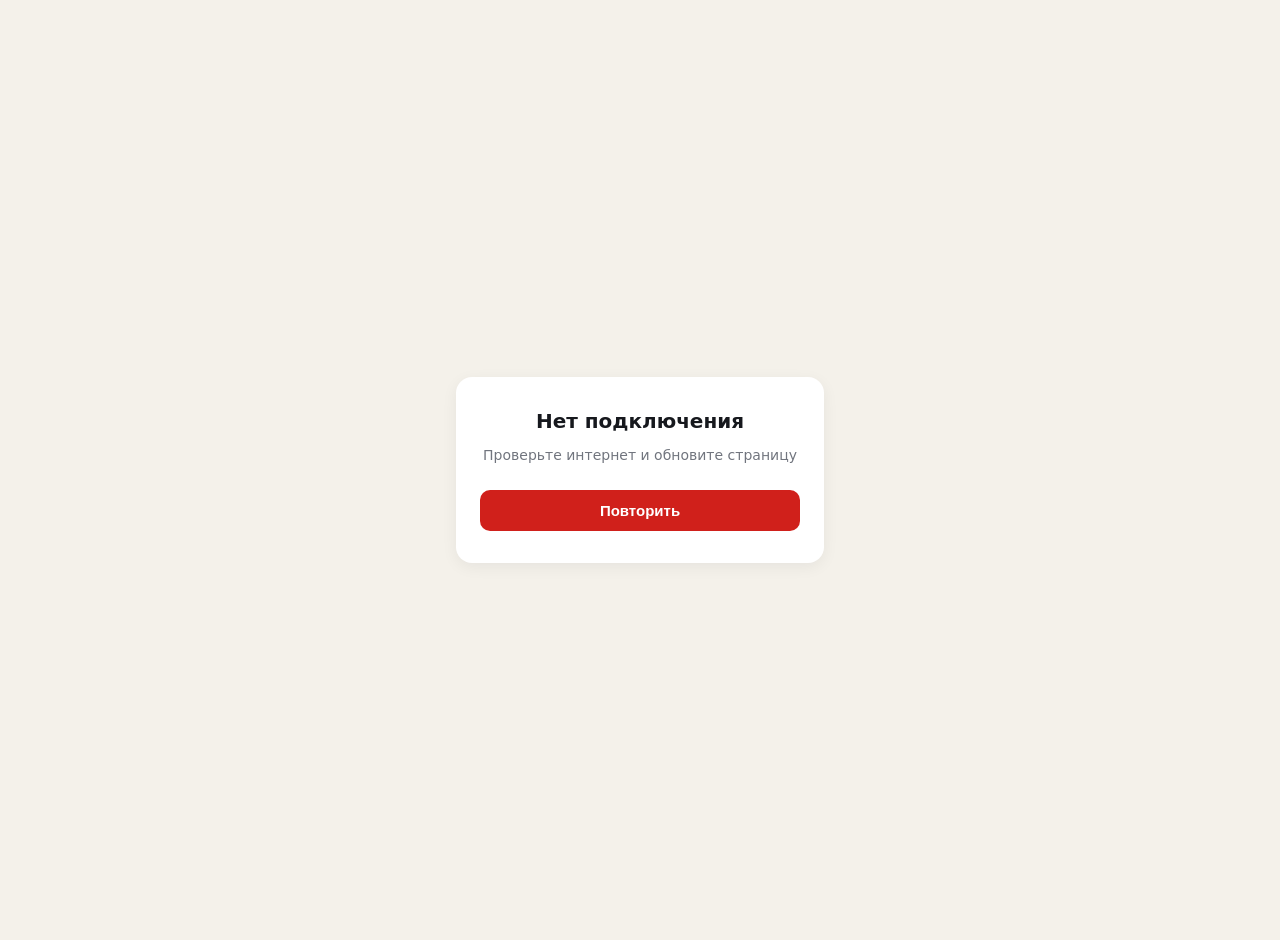
<file: offline.html>
<!DOCTYPE html>
<html lang="ru">
<head>
  <meta charset="UTF-8">
  <meta name="viewport" content="width=device-width, initial-scale=1.0">
  <title>Нет подключения</title>
  <style>
    body {
      margin: 0; padding: 20px;
      background: #F4F1EA;
      font-family: system-ui, -apple-system, sans-serif;
      display: flex; align-items: center; justify-content: center;
      min-height: 100vh;
    }
    .card {
      background: #ffffff;
      border-radius: 16px;
      padding: 32px 24px;
      text-align: center;
      max-width: 320px;
      width: 100%;
      box-shadow: 0 4px 16px rgba(22,24,29,0.06);
    }
    h1 { font-size: 20px; margin: 0 0 12px; color: #16181D; }
    p { font-size: 14px; color: #71757E; margin: 0 0 24px; line-height: 1.5; }
    .btn {
      display: inline-block; width: 100%; padding: 12px;
      background: #d0201b; color: #fff; border: none;
      border-radius: 10px; font-size: 15px; font-weight: 600;
      cursor: pointer; text-decoration: none;
    }
    .btn:active { background: #b01712; }
  </style>
</head>
<body>
  <div class="card">
    <h1>Нет подключения</h1>
    <p>Проверьте интернет и обновите страницу</p>
    <button class="btn" onclick="location.reload()">Повторить</button>
  </div>
</body>
</html>
</file>
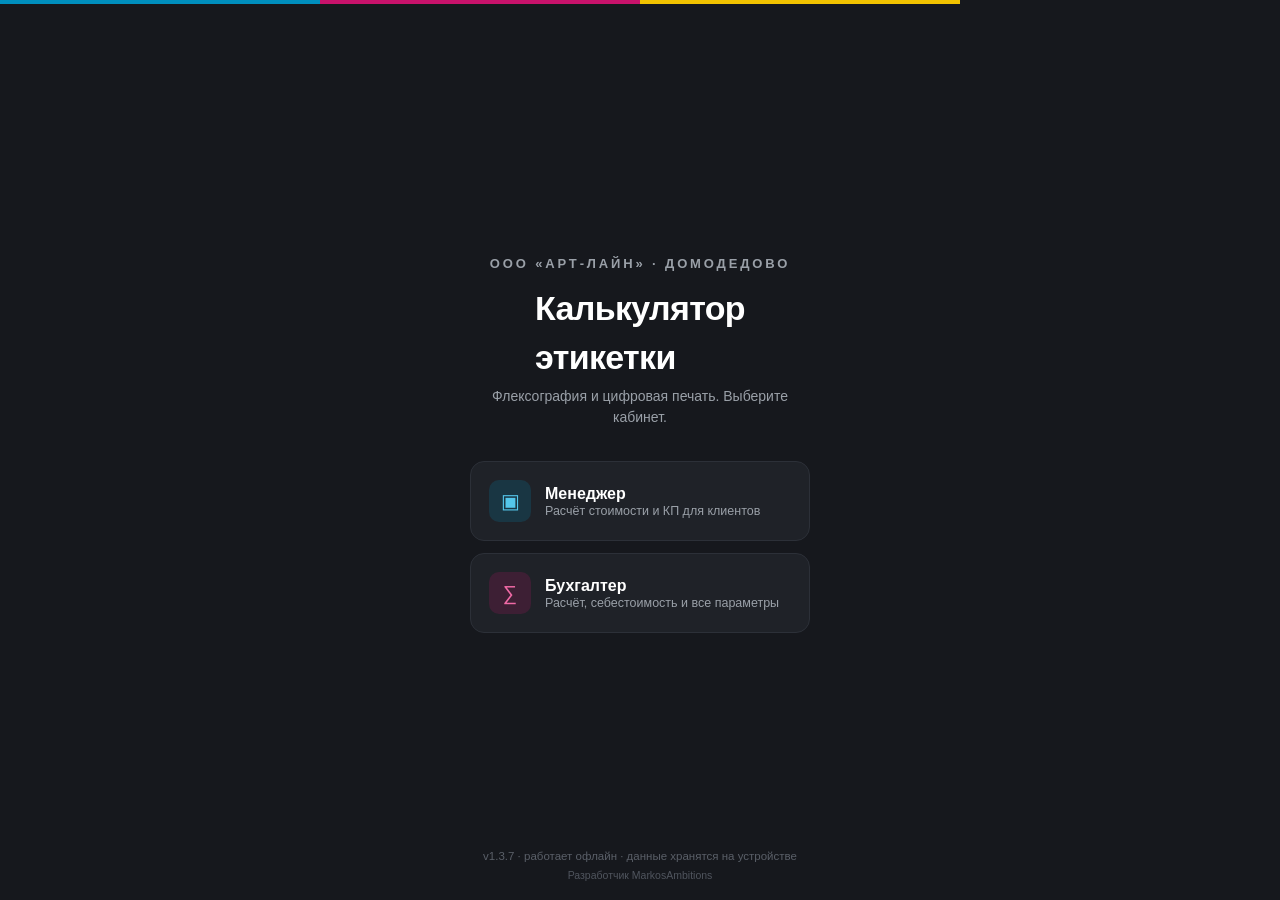
<file: ART-LINE_OS_v1.6/client_reference/calculator.html>
<!DOCTYPE html>
<html lang="ru">
<head>
<meta charset="UTF-8">
<meta name="viewport" content="width=device-width, initial-scale=1, viewport-fit=cover">
<meta name="theme-color" content="#16181D">
<title>Арт-Лайн · Калькулятор этикетки</title>
<style>
:root{
  --ink:#16181D; --paper:#F4F1EA; --surface:#FFFFFF; --line:#E4DFD4;
  --cyan:#008FBE; --magenta:#C8126B; --yellow:#F2C200; --key:#16181D;
  --green:#1F8A5B; --red:#C23B2E; --muted:#71757E;
  --radius:14px; --shadow:0 1px 0 rgba(22,24,29,.04),0 6px 22px rgba(22,24,29,.07);
  --num:ui-monospace,"SF Mono","Roboto Mono","DejaVu Sans Mono",monospace;
  --sans:-apple-system,BlinkMacSystemFont,"Segoe UI",Roboto,"Helvetica Neue",Arial,sans-serif;
}
*{box-sizing:border-box;-webkit-tap-highlight-color:transparent}
html,body{margin:0;padding:0}
body{font-family:var(--sans);background:var(--paper);color:var(--ink);
  font-size:15px;line-height:1.45;overscroll-behavior-y:none;
  padding-bottom:env(safe-area-inset-bottom)}
button{font-family:inherit;cursor:pointer}
input,select{font-family:inherit;font-size:16px}
h1,h2,h3{margin:0;font-weight:650;letter-spacing:-.01em}
.cmyk-strip{display:flex;height:4px;width:100%}
.cmyk-strip i{flex:1}
.cmyk-strip i:nth-child(1){background:var(--cyan)}
.cmyk-strip i:nth-child(2){background:var(--magenta)}
.cmyk-strip i:nth-child(3){background:var(--yellow)}
.cmyk-strip i:nth-child(4){background:var(--key)}

/* ---------- LOGIN ---------- */
#login{position:fixed;inset:0;background:var(--ink);color:#fff;z-index:50;
  display:flex;flex-direction:column;justify-content:center;align-items:center;padding:24px}
#login .mark{font-weight:750;font-size:13px;letter-spacing:.22em;text-transform:uppercase;color:#9aa0a8}
#login h1{font-size:34px;margin:10px 0 4px;letter-spacing:-.02em}
#login .sub{color:#9aa0a8;font-size:14px;margin-bottom:34px;text-align:center;max-width:300px}
.role-card{width:100%;max-width:340px;background:#1f2228;border:1px solid #2c3038;border-radius:var(--radius);
  padding:18px 18px;margin-bottom:12px;display:flex;align-items:center;gap:14px;color:#fff;text-align:left;
  transition:border-color .15s,transform .05s}
.role-card:active{transform:scale(.99)}
.role-card .ic{width:42px;height:42px;border-radius:10px;display:grid;place-items:center;flex:0 0 42px;font-size:20px}
.role-card.mgr .ic{background:rgba(0,143,190,.18);color:#54c6ea}
.role-card.acc .ic{background:rgba(200,18,107,.18);color:#f06aa6}
.role-card .t{font-weight:650;font-size:16px}
.role-card .d{font-size:12.5px;color:#9aa0a8;margin-top:1px}
#pinRow{width:100%;max-width:340px;margin-top:2px;display:none}
#pinRow input{width:100%;background:#1f2228;border:1px solid #2c3038;color:#fff;border-radius:10px;
  padding:13px 14px;text-align:center;letter-spacing:.3em}
#pinMsg{color:#f06aa6;font-size:12.5px;min-height:16px;text-align:center;margin-top:6px}
.login-foot{position:absolute;bottom:calc(18px + env(safe-area-inset-bottom));color:#5a5f68;font-size:11.5px;text-align:center;line-height:1.35}
.login-foot .developer-credit{margin-top:3px;font-size:10.5px;color:#50555e}

/* ---------- SHELL ---------- */
.appbar{position:sticky;top:0;z-index:20;background:var(--ink);color:#fff;
  padding-top:env(safe-area-inset-top)}
.appbar .row{display:flex;align-items:center;gap:10px;padding:11px 14px}
.appbar .logo{font-weight:750;letter-spacing:.04em;font-size:15px}
.appbar .logo b{color:var(--yellow)}
.role-badge{margin-left:auto;font-size:11px;font-weight:650;text-transform:uppercase;letter-spacing:.06em;
  padding:5px 9px;border-radius:20px}
.role-badge.mgr{background:rgba(0,143,190,.2);color:#54c6ea}
.role-badge.acc{background:rgba(200,18,107,.2);color:#f06aa6}
.iconbtn{background:#262a31;border:0;color:#cfd3da;width:34px;height:34px;border-radius:9px;
  display:grid;place-items:center;font-size:16px}
.tabs{display:flex;background:var(--ink);padding:0 8px 8px;gap:6px;overflow-x:auto;scrollbar-width:none}
.tabs::-webkit-scrollbar{display:none}
.tab{flex:0 0 auto;background:#262a31;border:0;color:#aeb3bb;padding:8px 15px;border-radius:9px;
  font-size:13.5px;font-weight:600;white-space:nowrap}
.tab.on{background:#fff;color:var(--ink)}
.tab.acc.on{background:var(--magenta);color:#fff}

main{max-width:680px;margin:0 auto;padding:14px 14px 215px}
.screen{display:none}.screen.on{display:block}

/* ---------- FORM ---------- */
.card{background:var(--surface);border:1px solid var(--line);border-radius:var(--radius);
  box-shadow:var(--shadow);margin-bottom:14px;overflow:hidden}
.card-h{display:flex;align-items:center;gap:8px;padding:13px 15px 11px;border-bottom:1px solid var(--line)}
.card-h .n{font-size:11px;font-weight:700;color:#fff;background:var(--ink);width:20px;height:20px;
  border-radius:6px;display:grid;place-items:center}
.card-h h3{font-size:14.5px}
.card-b{padding:13px 15px}
.grid{display:grid;grid-template-columns:1fr 1fr;gap:11px}
.grid.thirds{grid-template-columns:1fr 1fr 1fr}
.f{display:flex;flex-direction:column;gap:5px}
.f.full{grid-column:1/-1}
.f label{font-size:11.5px;font-weight:600;color:var(--muted);text-transform:uppercase;letter-spacing:.03em}
.f .unit{color:#a8acb3;font-weight:500;text-transform:none;letter-spacing:0}
.f input,.f select{width:100%;background:#fbfaf7;border:1px solid var(--line);border-radius:9px;
  padding:11px 11px;color:var(--ink);font-variant-numeric:tabular-nums}
.f input:focus,.f select:focus{outline:none;border-color:var(--cyan);background:#fff}
.f.calc input{font-family:var(--num);font-weight:600}
.toggle-row{display:flex;gap:7px;flex-wrap:wrap}
.tg{flex:1;min-width:0;background:#fbfaf7;border:1px solid var(--line);border-radius:9px;padding:9px;
  font-size:13px;font-weight:600;color:var(--muted);text-align:center}
.tg.on{background:var(--ink);color:#fff;border-color:var(--ink)}
.subtle-btn{background:transparent;border:1px dashed var(--line);border-radius:9px;color:var(--muted);
  padding:9px;font-size:12.5px;font-weight:600;width:100%;margin-top:2px}
.reset-flexo-btn{margin-top:12px;border-style:solid;border-color:rgba(194,59,46,.28);
  background:rgba(194,59,46,.055);color:var(--red)}
.reset-flexo-btn:active{background:rgba(194,59,46,.11)}
.adv{display:none}.adv.open{display:block}

/* knife banner */
.knife-banner{margin:0 0 0;padding:11px 13px;border-radius:10px;display:flex;align-items:center;gap:10px;
  font-size:13px;font-weight:600}
.knife-banner.found{background:rgba(31,138,91,.1);color:var(--green)}
.knife-banner.none{background:rgba(242,194,0,.14);color:#9a7d00}
.knife-banner .big{font-family:var(--num);font-weight:700}

/* ---------- RESULT BAR ---------- */
.resultbar{position:fixed;left:0;right:0;bottom:0;z-index:25;background:var(--surface);
  border-top:1px solid var(--line);box-shadow:0 -8px 26px rgba(22,24,29,.1);
  padding:12px 14px calc(12px + env(safe-area-inset-bottom));max-height:78vh;overflow-y:auto}
.resultbar .top{display:flex;align-items:flex-end;gap:14px}
.readout{flex:1}
.readout .lbl{font-size:10.5px;font-weight:700;letter-spacing:.05em;text-transform:uppercase;color:var(--muted)}
.readout .val{font-family:var(--num);font-size:30px;font-weight:700;line-height:1.05;letter-spacing:-.02em;
  display:flex;align-items:baseline;gap:5px}
.readout .val small{font-size:14px;font-weight:600;color:var(--muted)}
.readout.sec .val{font-size:17px;color:var(--muted)}
.result-options{display:flex;gap:8px;overflow-x:auto;overscroll-behavior-x:contain;scrollbar-width:thin;padding-bottom:2px}
.result-option{flex:1 0 170px;min-width:0;background:#f7f5ef;border:1px solid var(--line);border-radius:11px;padding:9px 10px}
.result-option.primary{background:rgba(0,143,190,.06);border-color:rgba(0,143,190,.22)}
.result-option-head{display:flex;align-items:baseline;justify-content:space-between;gap:8px;font-size:10.5px;text-transform:uppercase;letter-spacing:.04em;color:var(--muted);font-weight:700}
.result-option-head b{font-family:var(--num);font-size:12px;color:var(--ink);white-space:nowrap}
.result-option-price{font-family:var(--num);font-size:clamp(16px,4.7vw,23px);font-weight:750;line-height:1.15;margin-top:5px;letter-spacing:-.02em;overflow-wrap:anywhere;word-break:break-word}
.result-option-price small{font-size:11px;font-weight:650;color:var(--muted);letter-spacing:0}
.result-option-total{font-size:11.5px;color:var(--muted);margin-top:5px}
.result-option-total b{font-family:var(--num);color:var(--ink);overflow-wrap:anywhere;word-break:break-word}
.result-option-net{font-size:10.5px;color:var(--muted);margin-top:2px}
.result-empty{width:100%;border:1px dashed var(--line);border-radius:10px;padding:12px;color:var(--muted);font-size:13px;text-align:center}
.tirage-grid{display:grid;grid-template-columns:repeat(3,minmax(0,1fr));gap:9px}
.tirage-grid .f label{text-transform:none;letter-spacing:0;font-size:11.5px}
.flexo-summary-note{margin:0 0 10px;font-size:11.5px;color:var(--muted);line-height:1.45}
.sc-variants{display:grid;gap:4px;margin-top:7px}
.sc-variant{display:flex;justify-content:space-between;gap:10px;font-size:11.5px;color:var(--muted)}
.sc-variant b{font-family:var(--num);color:var(--ink);font-weight:600;text-align:right;overflow-wrap:anywhere;word-break:break-word}
.sc-actions{display:flex;gap:8px;margin-top:10px;padding-top:9px;border-top:1px dashed var(--line)}
.sc-copy-btn{width:100%;border:0;border-radius:9px;padding:9px 11px;background:#f0eee8;color:var(--ink);font-size:12.5px;font-weight:650}
.sc-copy-btn:active{transform:scale(.99)}
.r-actions{display:flex;gap:8px;margin-top:11px}
.btn{flex:1;border:0;border-radius:11px;padding:13px;font-weight:650;font-size:14px}
.btn.primary{background:var(--cyan);color:#fff}
.btn.dark{background:var(--ink);color:#fff}
.btn.ghost{background:#f0eee8;color:var(--ink)}
.btn:active{transform:scale(.99)}

/* cost breakdown (accountant) */
.breakdown{margin-top:11px;border-top:1px dashed var(--line);padding-top:11px;display:none}
.breakdown.on{display:block}
.bd-grid{display:grid;grid-template-columns:1fr 1fr;gap:7px 16px}
.bd-row{display:flex;justify-content:space-between;font-size:12.5px;align-items:baseline}
.bd-row span{color:var(--muted)}
.bd-row b{font-family:var(--num);font-weight:600;text-align:right;overflow-wrap:anywhere;word-break:break-word}
.margin-chip{margin-top:11px;display:flex;align-items:center;gap:10px;background:#faf3f7;border-radius:10px;padding:10px 12px}
.margin-chip .pct{font-family:var(--num);font-size:22px;font-weight:700;color:var(--magenta)}
.margin-chip .meta{font-size:11.5px;color:var(--muted)}
.margin-chip.low .pct{color:var(--red)}
.margin-chip.good .pct{color:var(--green)}

/* ---------- KNIFE SEARCH ---------- */
.search-head{display:grid;grid-template-columns:1fr 1fr auto;gap:9px;align-items:end;margin-bottom:13px}
.search-head .f{margin:0}
.kbtn{background:var(--ink);color:#fff;border:0;border-radius:10px;padding:11px 14px;font-weight:650;height:43px}
.k-count{font-size:12px;color:var(--muted);margin-bottom:9px}
.k-item{background:var(--surface);border:1px solid var(--line);border-radius:11px;padding:11px 13px;margin-bottom:9px;
  display:flex;align-items:center;gap:12px}
.k-num{font-family:var(--num);font-weight:700;font-size:17px;background:var(--paper);border-radius:8px;
  padding:7px 9px;min-width:46px;text-align:center}
.k-meta{flex:1;min-width:0}
.k-meta .sh{font-weight:600;font-size:13.5px}
.k-meta .dim{font-family:var(--num);font-size:12px;color:var(--muted);margin-top:1px}
.k-tags{display:flex;gap:5px;flex-wrap:wrap;margin-top:4px}
.k-tag{font-size:10.5px;background:var(--paper);border-radius:5px;padding:2px 6px;color:var(--muted);font-weight:600}
.k-del{background:none;border:0;color:var(--red);font-size:18px;padding:4px 6px}
.empty{text-align:center;color:var(--muted);padding:34px 16px;font-size:14px}
.empty .big{font-size:30px;margin-bottom:8px;opacity:.5}

/* ---------- ONLINE KNIVES ---------- */
.online-knife-wrap{max-width:520px;margin:26px auto 0}
.online-knife-card{text-align:center;padding:26px 20px}
.online-knife-icon{width:58px;height:58px;margin:0 auto 14px;border-radius:15px;background:rgba(0,143,190,.1);color:var(--cyan);display:grid;place-items:center;font-size:27px;font-weight:700}
.online-knife-card h3{font-size:18px;margin-bottom:7px}
.online-knife-card p{color:var(--muted);font-size:13px;line-height:1.55;margin:0 auto 18px;max-width:390px}
.online-knife-link{display:inline-flex;align-items:center;justify-content:center;gap:8px;width:100%;max-width:340px;background:var(--cyan);color:#fff;text-decoration:none;border-radius:11px;padding:13px 16px;font-size:14px;font-weight:650;box-shadow:var(--shadow)}
.online-knife-link:active{transform:scale(.99)}
.online-knife-note{margin-top:11px;font-size:11.5px;color:var(--muted)}

/* ---------- AI PREVIEW ---------- */
.ai-wrap{max-width:560px;margin:18px auto 0}
.ai-hero{position:relative;text-align:center;padding:28px 20px 22px;overflow:hidden}
.ai-hero:before{content:"";position:absolute;inset:-80px auto auto 50%;width:220px;height:220px;transform:translateX(-50%);border-radius:50%;background:radial-gradient(circle,rgba(200,18,107,.16),rgba(0,143,190,.06) 48%,transparent 70%);pointer-events:none}
.ai-badge{position:relative;display:inline-flex;align-items:center;gap:6px;background:rgba(200,18,107,.1);color:var(--magenta);border:1px solid rgba(200,18,107,.18);border-radius:30px;padding:5px 10px;font-size:10.5px;font-weight:750;letter-spacing:.06em;text-transform:uppercase}
.ai-orb{position:relative;width:86px;height:86px;margin:17px auto 14px;border-radius:50%;display:grid;place-items:center;background:linear-gradient(145deg,var(--magenta),var(--cyan));box-shadow:0 12px 34px rgba(0,143,190,.18),0 8px 26px rgba(200,18,107,.18);color:#fff;font-size:35px}
.ai-orb:after{content:"";position:absolute;inset:-7px;border:1px solid rgba(0,143,190,.18);border-radius:50%}
.ai-hero h3{position:relative;font-size:21px;margin-bottom:7px}
.ai-hero .lead{position:relative;color:var(--muted);font-size:13.5px;line-height:1.6;max-width:450px;margin:0 auto}
.ai-mic-preview{position:relative;margin:18px auto 4px;display:flex;align-items:center;justify-content:center;gap:9px;width:100%;max-width:330px;border:0;border-radius:12px;padding:13px 16px;background:#ece9e2;color:#8b8f96;font-size:14px;font-weight:700;cursor:default}
.ai-mic-preview span{font-size:18px}
.ai-note{position:relative;color:var(--muted);font-size:11.5px;margin-top:8px}
.ai-features{display:grid;grid-template-columns:1fr 1fr;gap:9px;padding:0 15px 15px}
.ai-feature{background:#fbfaf7;border:1px solid var(--line);border-radius:11px;padding:13px 12px;min-width:0}
.ai-feature .ic{width:32px;height:32px;border-radius:9px;display:grid;place-items:center;background:rgba(0,143,190,.08);color:var(--cyan);font-size:17px;margin-bottom:9px}
.ai-feature:nth-child(even) .ic{background:rgba(200,18,107,.08);color:var(--magenta)}
.ai-feature b{display:block;font-size:13px;margin-bottom:3px}
.ai-feature p{margin:0;color:var(--muted);font-size:11.8px;line-height:1.45}
@media(max-width:430px){.ai-features{grid-template-columns:1fr}.ai-hero{padding-left:16px;padding-right:16px}}

/* ---------- SETTINGS ---------- */
.set-table{width:100%;border-collapse:collapse;font-size:13px}
.set-table th{text-align:left;font-size:10.5px;text-transform:uppercase;letter-spacing:.04em;color:var(--muted);
  font-weight:700;padding:6px 6px;border-bottom:1px solid var(--line)}
.set-table td{padding:5px 6px;border-bottom:1px solid #f0ede6}
.set-table input{width:100%;background:#fbfaf7;border:1px solid var(--line);border-radius:7px;padding:7px 7px;font-family:var(--num)}
.set-table td.name{font-size:12.5px;color:var(--ink);min-width:120px}
.set-table .del{color:var(--red);background:none;border:0;font-size:16px}
.saved-banner{position:fixed;left:50%;transform:translateX(-50%);bottom:140px;background:var(--green);color:#fff;
  padding:10px 18px;border-radius:30px;font-size:13px;font-weight:600;z-index:40;box-shadow:var(--shadow);
  opacity:0;pointer-events:none;transition:opacity .2s}
.saved-banner.show{opacity:1}
.section-note{font-size:12px;color:var(--muted);margin:-4px 0 12px;line-height:1.5}
.addbtn{background:#f0eee8;border:0;border-radius:9px;padding:9px 13px;font-weight:600;font-size:13px;margin-top:8px}

/* saved calcs */
.saved-search-card{margin-bottom:12px}
.saved-search-row{display:flex;gap:8px;align-items:center}
.saved-search-row input{flex:1;min-width:0}
.saved-search-clear{flex:0 0 43px;width:43px;height:43px;border:1px solid var(--line);border-radius:9px;
  background:#f0eee8;color:var(--muted);font-size:20px;line-height:1}
.saved-search-clear:active{transform:scale(.98)}
.saved-search-count{font-size:11.5px;color:var(--muted);margin-top:7px;min-height:17px}
.sc-item{background:var(--surface);border:1px solid var(--line);border-radius:11px;padding:11px 13px;margin-bottom:9px}
.sc-item .h{display:flex;justify-content:space-between;align-items:baseline;gap:10px}
.sc-item .title{font-weight:650;font-size:14px;min-width:0;overflow-wrap:anywhere}
.sc-item .price{font-family:var(--num);font-weight:700;color:var(--cyan);white-space:nowrap}
.sc-item .meta{font-size:12px;color:var(--muted);margin-top:3px;font-family:var(--num)}
.dialog-bg{position:fixed;inset:0;background:rgba(22,24,29,.55);z-index:60;display:none;align-items:flex-end}
.dialog-bg.on{display:flex}
.dialog{background:var(--surface);width:100%;max-width:680px;margin:0 auto;border-radius:18px 18px 0 0;padding:18px 16px calc(18px + env(safe-area-inset-bottom))}
.dialog h3{margin-bottom:4px}
.dialog .f{margin-bottom:12px}
.dialog .acts{display:flex;gap:9px;margin-top:6px}

/* ---------- V1.1 EXTENSIONS ---------- */
.info-grid{display:grid;grid-template-columns:repeat(3,1fr);gap:8px;margin-top:12px}
.info-chip{background:#f7f5ef;border:1px solid var(--line);border-radius:9px;padding:9px 10px;min-width:0}
.info-chip span{display:block;font-size:10.5px;text-transform:uppercase;letter-spacing:.035em;color:var(--muted);font-weight:650}
.info-chip b{display:block;margin-top:3px;font-family:var(--num);font-size:13px;overflow-wrap:anywhere}
.info-chip.bad{background:rgba(194,59,46,.08);border-color:rgba(194,59,46,.28)}
.info-chip.bad b{color:var(--red)}
.calc-summary-grid{display:grid;grid-template-columns:repeat(2,minmax(0,1fr));gap:9px}
.calc-summary-item{background:#fbfaf7;border:1px solid var(--line);border-radius:10px;padding:11px 12px;min-width:0}
.calc-summary-item span{display:block;font-size:10.5px;text-transform:uppercase;letter-spacing:.035em;color:var(--muted);font-weight:650;line-height:1.35}
.calc-summary-item b{display:block;margin-top:5px;font-family:var(--num);font-size:15px;line-height:1.25;overflow-wrap:anywhere;word-break:break-word}
.calc-summary-item.primary{background:rgba(0,143,190,.055);border-color:rgba(0,143,190,.18)}
.calc-summary-item.primary b{color:var(--cyan)}
.knife-choices{display:grid;gap:8px;margin:9px 0 11px}
.knife-choice{border:1px solid var(--line);border-radius:10px;padding:10px 11px;background:#fbfaf7}
.knife-choice.on{border-color:var(--green);background:rgba(31,138,91,.06)}
.knife-choice-head{display:flex;align-items:center;justify-content:space-between;gap:10px;font-size:13px}
.use-knife{border:0;border-radius:8px;padding:6px 9px;background:var(--ink);color:#fff;font-size:11.5px;font-weight:650}
.knife-choice.on .use-knife{background:var(--green)}
.knife-details{display:flex;flex-wrap:wrap;gap:5px;margin-top:7px}
.knife-details span{font-size:10.5px;background:#fff;border:1px solid var(--line);border-radius:5px;padding:2px 6px;color:var(--muted);font-weight:600}
.ref-wrap{overflow-x:auto;border:1px solid var(--line);border-radius:10px;background:#fff}
.ref-table{width:100%;min-width:570px;border-collapse:collapse;font-size:12px}
.ref-table th,.ref-table td{text-align:left;padding:8px 9px;border-bottom:1px solid var(--line);vertical-align:top}
.ref-table th{font-size:10px;text-transform:uppercase;color:var(--muted);background:#f7f5ef}
.ref-table tr:last-child td{border-bottom:0}
.validation-error{margin-top:11px;border-radius:9px;padding:10px 11px;background:rgba(194,59,46,.09);color:var(--red);font-size:12.5px;font-weight:600}
.result-meta{font-size:11.5px;color:var(--muted);margin-top:6px;white-space:normal}
input[readonly]{background:#f0eee8!important;color:#62666e}
.btn:disabled{opacity:.45;cursor:not-allowed}
@media(max-width:520px){
  .tirage-grid{grid-template-columns:1fr}
  .info-grid{grid-template-columns:1fr 1fr}
  .calc-summary-grid{grid-template-columns:1fr 1fr}
  .knife-choice-head{align-items:flex-start}
}
@media(max-width:360px){
  .calc-summary-grid{grid-template-columns:1fr}
}

</style>
</head>
<body>

<!-- LOGIN -->
<div id="login">
  <div class="cmyk-strip" style="position:absolute;top:0;left:0"><i></i><i></i><i></i><i></i></div>
  <div class="mark">ООО «Арт-Лайн» · Домодедово</div>
  <h1>Калькулятор<br>этикетки</h1>
  <div class="sub">Флексография и цифровая печать. Выберите кабинет.</div>
  <button class="role-card mgr" onclick="enter('mgr')">
    <div class="ic">▣</div>
    <div><div class="t">Менеджер</div><div class="d">Расчёт стоимости и КП для клиентов</div></div>
  </button>
  <button class="role-card acc" onclick="askPin()">
    <div class="ic">∑</div>
    <div><div class="t">Бухгалтер</div><div class="d">Расчёт, себестоимость и все параметры</div></div>
  </button>
  <div id="pinRow"><input id="pinInput" type="password" inputmode="numeric" placeholder="PIN бухгалтера" maxlength="8">
    <div id="pinMsg"></div></div>
  <div class="login-foot"><div>v1.3.7 · работает офлайн · данные хранятся на устройстве</div><div class="developer-credit">Разработчик MarkosAmbitions</div></div>
</div>

<!-- APP -->
<div id="app" style="display:none">
  <header class="appbar">
    <div class="cmyk-strip"><i></i><i></i><i></i><i></i></div>
    <div class="row">
      <div class="logo">АРТ·<b>ЛАЙН</b></div>
      <div id="roleBadge" class="role-badge mgr">Менеджер</div>
      <button class="iconbtn" onclick="logout()" title="Сменить кабинет">⎋</button>
    </div>
    <nav class="tabs" id="tabs"></nav>
  </header>

  <main>
    <!-- FLEXO -->
    <section class="screen on" id="sc-flexo"></section>
    <!-- DIGITAL -->
    <section class="screen" id="sc-digital"></section>
    <!-- KNIVES -->
    <section class="screen" id="sc-knives">
      <div class="card"><div class="card-b">
        <h3 style="margin-bottom:4px">Архив доступных ножей</h3>
        <p class="section-note">Справочная таблица: ножи не выбираются автоматически и не влияют на вал, ручьи, зазоры или стоимость расчёта. Введите габариты, чтобы увидеть совпадения.</p>
        <div class="search-head">
          <div class="f"><label>Ширина <span class="unit">мм</span></label><input id="ks-w" type="number" inputmode="decimal"></div>
          <div class="f"><label>Длина <span class="unit">мм</span></label><input id="ks-l" type="number" inputmode="decimal"></div>
          <button class="kbtn" onclick="searchKnives()">Найти</button>
        </div>
        <div class="f" style="margin-top:2px"><label>Допуск по размеру <span class="unit">± мм</span></label>
          <input id="ks-tol" type="number" value="0" inputmode="decimal" style="max-width:120px"></div>
      </div></div>
      <div class="k-count" id="k-count"></div>
      <div id="k-list"></div>
    </section>
    <!-- ONLINE KNIVES -->
    <section class="screen" id="sc-onlineknives">
      <div class="online-knife-wrap">
        <div class="card">
          <div class="online-knife-card">
            <div class="online-knife-icon">↗</div>
            <h3>Онлайн-расчёт ножей</h3>
            <p>Откройте внешний сервис для отдельного расчёта стоимости вырубных ножей. Для работы потребуется подключение к интернету.</p>
            <a class="online-knife-link" href="https://www.xn----btbkcvexr7b.xn--p1ai/clientapp/autorise.php" target="_blank" rel="noopener noreferrer">Открыть калькулятор ножей в браузере ↗</a>
            <div class="online-knife-note">Сервис откроется в новой вкладке браузера.</div>
          </div>
        </div>
      </div>
    </section>
    <!-- AI -->
    <section class="screen" id="sc-ai">
      <div class="ai-wrap">
        <div class="card">
          <div class="ai-hero">
            <div class="ai-badge">✦ Скоро в приложении</div>
            <div class="ai-orb">🎙</div>
            <h3>ИИ-ассистент расчёта</h3>
            <p class="lead">Продиктуйте параметры этикетки обычной речью — ассистент распознает вводные, подготовит расчёт и сформирует готовое коммерческое предложение.</p>
            <button type="button" class="ai-mic-preview" disabled><span>●</span> Записать голосовое сообщение</button>
            <div class="ai-note">Функция находится в разработке и пока недоступна.</div>
          </div>
          <div class="ai-features">
            <div class="ai-feature"><div class="ic">🎤</div><b>Голосовой ввод</b><p>Запись размеров, материала, цветности, отделки и тиражей без ручного заполнения полей.</p></div>
            <div class="ai-feature"><div class="ic">✓</div><b>Проверка параметров</b><p>Ассистент покажет распознанные данные и попросит уточнить недостающие характеристики.</p></div>
            <div class="ai-feature"><div class="ic">∑</div><b>Автоматический расчёт</b><p>Заполнение существующего калькулятора и расчёт одного, двух или трёх вариантов тиража.</p></div>
            <div class="ai-feature"><div class="ic">▤</div><b>Готовое КП</b><p>Формирование полной информации для клиента с возможностью копирования и сохранения расчёта.</p></div>
          </div>
        </div>
      </div>
    </section>
    <!-- SAVED -->
    <section class="screen" id="sc-saved">
      <h3 style="margin:4px 0 10px">Сохранённые расчёты</h3>
      <div class="card saved-search-card">
        <div class="card-b">
          <div class="f">
            <label for="saved-search">Поиск по наименованию</label>
            <div class="saved-search-row">
              <input id="saved-search" type="search" placeholder="Введите название расчёта"
                autocomplete="off" spellcheck="false" oninput="renderSaved()">
              <button type="button" class="saved-search-clear" onclick="clearSavedSearch()"
                title="Очистить поиск" aria-label="Очистить поиск">×</button>
            </div>
            <div class="saved-search-count" id="saved-search-count"></div>
          </div>
        </div>
      </div>
      <div id="saved-list"></div>
    </section>
    <!-- SETTINGS (accountant) -->
    <section class="screen" id="sc-settings"></section>
  </main>

  <!-- RESULT BAR -->
  <div class="resultbar" id="resultbar">
    <div class="result-options" id="result-options">
      <div class="result-empty">Заполните параметры расчёта и укажите хотя бы один тираж.</div>
    </div>
    <div class="result-meta" id="r-net"></div>
    <div class="breakdown" id="breakdown">
      <div class="bd-grid" id="bd-grid"></div>
      <div class="margin-chip" id="marginChip">
        <div class="pct" id="m-pct">—</div>
        <div class="meta" id="m-meta"></div>
      </div>
    </div>
    <div class="r-actions">
      <button class="btn ghost" id="copyBtn" onclick="copyKP()">Скопировать КП</button>
      <button class="btn primary" id="saveBtn" onclick="saveCalc()">Сохранить</button>
    </div>
  </div>
</div>

<div class="saved-banner" id="banner">Сохранено</div>
<div class="dialog-bg" id="dlg"><div class="dialog" id="dlg-inner"></div></div>

<script>window.ARTLINE_DATA={"materials":[{"name":"Бумага полуглянец акрил","p":34.2,"d":0.14},{"name":"Бумага полуглянец каучук","p":34.2,"d":0.14},{"name":"Бумага легкосъемная","p":57.0,"d":0.14},{"name":"Бумага полуглянец глубокая заморозка","p":49.0,"d":0.14},{"name":"Бумага на PET подложке","p":40.8,"d":0.115},{"name":"Бумага матовая","p":40.4,"d":0.13},{"name":"Термоэко","p":37.0,"d":0.105},{"name":"Термоэко легкосъемная","p":59.8,"d":0.105},{"name":"Термо Топ","p":41.5,"d":0.13},{"name":"Термо Топ для глубокой заморозки","p":52.0,"d":0.13},{"name":"Термопленка","p":53.4,"d":0.135},{"name":"Пленка PP белая каучук","p":40.0,"d":0.105},{"name":"Пленка PP белая акрил","p":40.0,"d":0.105},{"name":"Пленка PP белая на PET  подложке","p":47.0,"d":0.075},{"name":"Пленка PP белая для глубокой заморозки","p":52.5,"d":0.105},{"name":"Пленка PP прозрачная","p":40.0,"d":0.105},{"name":"Пленка PP суперпрозрачная","p":49.4,"d":0.075},{"name":"Пленка PP синтетическая","p":49.0,"d":0.11},{"name":"Пленка PE 85 мкр белая","p":59.0,"d":0.145},{"name":"Пленка PE 100 мкр белая","p":63.0,"d":0.155},{"name":"Пленка PE 100 мкр белая усиленный клей","p":73.5,"d":0.155},{"name":"Пленка PE 85 мкр прозрачная","p":59.0,"d":0.145},{"name":"VOID","p":170.0,"d":0.145},{"name":"Пленка PE 100 мкр прозрачная усиленный клей","p":74.43,"d":0.155},{"name":"Бумага метализированная акрил","p":69.0,"d":0.145},{"name":"Пленка метализированная акрил","p":55.0,"d":0.11},{"name":"Пленка метализированная каучук","p":55.0,"d":0.11},{"name":"давальческое","p":15.0,"d":0.145},{"name":"Тиснение золото","p":16.0,"d":null},{"name":"Тиснение серебро","p":16.0,"d":null},{"name":"Тиснение голография","p":68.0,"d":null},{"name":"Ламинация глянец","p":8.0,"d":null},{"name":"Ламинация матовая","p":9.0,"d":null},{"name":"Ламинация soft touch","p":45.0,"d":null},{"name":"Ламинация голография","p":56.0,"d":null},{"name":"Нет","p":0.0,"d":null},{"name":"Bopp 38","p":16.0,"d":0.028}],"inks":[{"name":"CMYK","kg":2000,"m2":3.8},{"name":"Pantone","kg":3500,"m2":7.7},{"name":"Краска Серебро/золото/бронза","kg":4500,"m2":8.1},{"name":"Лак глянцевый","kg":1000,"m2":1.6},{"name":"Лак глянцевый хим. стойкий","kg":1200,"m2":1.92},{"name":"Лак матовый","kg":2000,"m2":5},{"name":"Лак релиз","kg":3000,"m2":6.6},{"name":"Soft touch","kg":3500,"m2":8.75},{"name":"Твин лак","kg":3500,"m2":9.45},{"name":"Ламинация/тиснение","kg":3000,"m2":6}],"cylinders":[{"z":76,"len":241.3},{"z":78,"len":247.65},{"z":80,"len":254},{"z":85,"len":269.875},{"z":87,"len":276.225},{"z":88,"len":279.4},{"z":90,"len":285.75},{"z":92,"len":292.1},{"z":94,"len":298.45},{"z":95,"len":301.625},{"z":96,"len":304.8},{"z":99,"len":314.325},{"z":101,"len":320.675},{"z":105,"len":333.375},{"z":106,"len":336.55},{"z":110,"len":349.25},{"z":112,"len":355.6},{"z":113,"len":358.775},{"z":114,"len":361.95},{"z":116,"len":368.3},{"z":119,"len":377.825},{"z":120,"len":381},{"z":123,"len":390.525},{"z":132,"len":419.1}],"knives":[{"uid":"base-2","n":1,"sh":"Прямоугольник","cl":78,"w":28,"l":240,"ln":5,"ir":1,"pr":5,"r":"R2","a1":3,"gl":7.65,"mw":161},{"uid":"base-3","n":2,"sh":"Прямоугольник","cl":78,"w":33,"l":235,"ln":2,"ir":1,"pr":2,"r":null,"a1":4,"gl":12.65,"mw":80},{"uid":"base-4","n":3,"sh":"Фигурный","cl":112,"w":130,"l":175,"ln":1,"ir":2,"pr":2,"r":null,"a1":3,"gl":2.8,"mw":139},{"uid":"base-5","n":4,"sh":"Прямоугольник","cl":102,"w":30,"l":75,"ln":4,"ir":4,"pr":16,"r":null,"a1":3,"gl":5.9625,"mw":138},{"uid":"base-6","n":5,"sh":"Прямоугольник","cl":85,"w":30,"l":20,"ln":3,"ir":12,"pr":36,"r":"R4","a1":4,"gl":2.489583,"mw":108},{"uid":"base-7","n":6,"sh":"Прямоугольник","cl":88,"w":25,"l":272,"ln":4,"ir":1,"pr":4,"r":null,"a1":3,"gl":7.4,"mw":118},{"uid":"base-8","n":7,"sh":"Прямоугольник","cl":88,"w":42,"l":272,"ln":2,"ir":1,"pr":2,"r":null,"a1":3,"gl":7.4,"mw":96},{"uid":"base-9","n":8,"sh":"Прямоугольник","cl":122,"w":86,"l":190,"ln":1,"ir":2,"pr":2,"r":null,"a1":3,"gl":3.675,"mw":95},{"uid":"base-10","n":9,"sh":"Фигурный","cl":78,"w":104,"l":114,"ln":1,"ir":2,"pr":2,"r":null,"a1":3,"gl":9.825,"mw":113},{"uid":"base-11","n":10,"sh":"Прямоугольник","cl":138,"w":70,"l":200,"ln":2,"ir":2,"pr":4,"r":null,"a1":6,"gl":19.075,"mw":158},{"uid":"base-12","n":11,"sh":"Прямоугольник","cl":88,"w":38,"l":52,"ln":3,"ir":5,"pr":15,"r":null,"a1":3,"gl":3.88,"mw":129},{"uid":"base-13","n":12,"sh":"Прямоугольник","cl":94,"w":18,"l":48,"ln":5,"ir":6,"pr":30,"r":"R3","a1":3,"gl":1.741667,"mw":111},{"uid":"base-14","n":13,"sh":"Прямоугольник","cl":96,"w":50,"l":70,"ln":2,"ir":4,"pr":8,"r":"R12,5","a1":3,"gl":6.2,"mw":112},{"uid":"base-15","n":14,"sh":"Круг","cl":94,"w":55,"l":55,"ln":2,"ir":5,"pr":10,"r":null,"a1":4,"gl":4.69,"mw":124},{"uid":"base-16","n":15,"sh":"Овал","cl":88,"w":74,"l":137.9,"ln":1,"ir":2,"pr":2,"r":null,"a1":3,"gl":1.8,"mw":83},{"uid":"base-17","n":16,"sh":"Прямоугольник","cl":94,"w":100,"l":47,"ln":1,"ir":6,"pr":6,"r":null,"a1":3,"gl":2.741667,"mw":109},{"uid":"base-18","n":17,"sh":"Прямоугольник","cl":94,"w":37,"l":70,"ln":3,"ir":4,"pr":12,"r":null,"a1":3,"gl":4.6125,"mw":126},{"uid":"base-19","n":18,"sh":"Прямоугольник","cl":101,"w":100,"l":158,"ln":1,"ir":2,"pr":2,"r":null,"a1":3,"gl":2.3375,"mw":109},{"uid":"base-20","n":19,"sh":"Прямоугольник","cl":78,"w":58,"l":60,"ln":2,"ir":4,"pr":8,"r":null,"a1":3,"gl":1.9125,"mw":128},{"uid":"base-21","n":20,"sh":"Фигурный","cl":101,"w":120,"l":50,"ln":1,"ir":6,"pr":6,"r":null,"a1":3,"gl":3.445833,"mw":129},{"uid":"base-22","n":21,"sh":"Прямоугольник","cl":78,"w":30,"l":45,"ln":4,"ir":5,"pr":20,"r":null,"a1":3,"gl":4.53,"mw":138},{"uid":"base-23","n":22,"sh":"Прямоугольник","cl":78,"w":36,"l":28,"ln":2,"ir":8,"pr":16,"r":null,"a1":3,"gl":2.95625,"mw":84},{"uid":"base-24","n":23,"sh":"Прямоугольник","cl":96,"w":36,"l":28,"ln":2,"ir":10,"pr":20,"r":null,"a1":3,"gl":2.48,"mw":84},{"uid":"base-25","n":24,"sh":"Фигурный","cl":85,"w":69,"l":223,"ln":1,"ir":1,"pr":1,"r":null,"a1":3,"gl":46.875,"mw":78},{"uid":"base-26","n":25,"sh":"Прямоугольник","cl":85,"w":90,"l":250,"ln":1,"ir":1,"pr":1,"r":null,"a1":3,"gl":19.875,"mw":99},{"uid":"base-27","n":26,"sh":"Прямоугольник","cl":78,"w":22,"l":58,"ln":6,"ir":4,"pr":24,"r":null,"a1":3,"gl":3.9125,"mw":156},{"uid":"base-28","n":27,"sh":"Фигурный (комб,)","cl":88,"w":80,"l":90,"ln":2,"ir":3,"pr":6,"r":null,"a1":3,"gl":3.133333,"mw":172},{"uid":"base-29","n":28,"sh":"Прямоугольник","cl":94,"w":142,"l":147,"ln":1,"ir":2,"pr":2,"r":null,"a1":3,"gl":2.225,"mw":151},{"uid":"base-30","n":29,"sh":"Фигурный (перф)","cl":94,"w":46,"l":37.31,"ln":3,"ir":9,"pr":27,"r":null,"a1":3,"gl":-4.148889,"mw":153},{"uid":"base-31","n":30,"sh":"Прямоугольник (перф)","cl":96,"w":100,"l":70,"ln":1,"ir":4,"pr":4,"r":null,"a1":3,"gl":6.2,"mw":109},{"uid":"base-32","n":31,"sh":"Прямоугольник","cl":132,"w":70,"l":205,"ln":2,"ir":2,"pr":4,"r":null,"a1":3,"gl":4.55,"mw":152},{"uid":"base-33","n":32,"sh":"Фигурный","cl":78,"w":42,"l":244,"ln":2,"ir":1,"pr":2,"r":null,"a1":3,"gl":3.65,"mw":96},{"uid":"base-34","n":33,"sh":"Прямоугольник","cl":78,"w":125,"l":80,"ln":1,"ir":3,"pr":3,"r":null,"a1":3,"gl":2.55,"mw":134},{"uid":"base-35","n":34,"sh":"Прямоугольник","cl":101,"w":50,"l":104,"ln":3,"ir":3,"pr":9,"r":null,"a1":3,"gl":2.891667,"mw":165},{"uid":"base-36","n":35,"sh":"Прямоугольник","cl":96,"w":105,"l":301,"ln":1,"ir":1,"pr":1,"r":null,"a1":3,"gl":3.8,"mw":114},{"uid":"base-37","n":36,"sh":"Прямоугольник","cl":78,"w":18,"l":30.8,"ln":7,"ir":7,"pr":49,"r":null,"a1":3,"gl":4.578571,"mw":153},{"uid":"base-38","n":37,"sh":"Прямоугольник","cl":102,"w":131,"l":154,"ln":1,"ir":2,"pr":2,"r":null,"a1":3,"gl":7.925,"mw":140},{"uid":"base-39","n":38,"sh":"Прямоугольник","cl":101,"w":15,"l":100,"ln":7,"ir":3,"pr":21,"r":null,"a1":3,"gl":6.891667,"mw":132},{"uid":"base-40","n":39,"sh":"Прямоугольник","cl":78,"w":70,"l":240,"ln":2,"ir":1,"pr":2,"r":null,"a1":3,"gl":7.65,"mw":152},{"uid":"base-41","n":40,"sh":"Прямоугольник","cl":78,"w":90,"l":210,"ln":1,"ir":1,"pr":1,"r":null,"a1":3,"gl":37.65,"mw":99},{"uid":"base-42","n":41,"sh":"Прямоугольник","cl":94,"w":160,"l":296.7,"ln":1,"ir":1,"pr":1,"r":null,"a1":3,"gl":1.75,"mw":169},{"uid":"base-43","n":42,"sh":"Прямоугольник","cl":88,"w":164,"l":130,"ln":1,"ir":2,"pr":2,"r":null,"a1":3,"gl":9.7,"mw":173},{"uid":"base-44","n":43,"sh":"Прямоугольник","cl":88,"w":62,"l":130,"ln":2,"ir":2,"pr":4,"r":"R6","a1":3,"gl":9.7,"mw":136},{"uid":"base-45","n":44,"sh":"Прямоугольник","cl":88,"w":65,"l":130,"ln":2,"ir":2,"pr":4,"r":"R6","a1":3,"gl":9.7,"mw":142},{"uid":"base-46","n":45,"sh":"Прямоугольник","cl":78,"w":45,"l":120,"ln":3,"ir":2,"pr":6,"r":null,"a1":3,"gl":3.825,"mw":150},{"uid":"base-47","n":46,"sh":"Прямоугольник","cl":102,"w":70,"l":100,"ln":1,"ir":3,"pr":3,"r":null,"a1":3,"gl":7.95,"mw":79},{"uid":"base-48","n":47,"sh":"Фигурный","cl":102,"w":108,"l":50,"ln":1,"ir":6,"pr":6,"r":null,"a1":3,"gl":3.975,"mw":117},{"uid":"base-49","n":48,"sh":"Прямоугольник","cl":85,"w":43,"l":64,"ln":2,"ir":4,"pr":8,"r":"R10","a1":3,"gl":3.46875,"mw":98},{"uid":"base-50","n":49,"sh":"Треугольник","cl":122,"w":130,"l":150,"ln":1,"ir":4,"pr":4,"r":null,"a1":3,"gl":-53.1625,"mw":139},{"uid":"base-51","n":50,"sh":"Фигурный","cl":122,"w":149,"l":189,"ln":1,"ir":2,"pr":2,"r":null,"a1":3,"gl":4.675,"mw":158},{"uid":"base-52","n":51,"sh":"Прямоугольник","cl":96,"w":140,"l":140,"ln":1,"ir":2,"pr":2,"r":"R12","a1":3,"gl":12.4,"mw":149},{"uid":"base-53","n":52,"sh":"Прямоугольник","cl":78,"w":24,"l":235,"ln":3,"ir":1,"pr":3,"r":"R1","a1":3,"gl":12.65,"mw":87},{"uid":"base-54","n":53,"sh":"Прямоугольник","cl":78,"w":79,"l":120,"ln":2,"ir":2,"pr":4,"r":null,"a1":2,"gl":3.825,"mw":168},{"uid":"base-55","n":54,"sh":"Прямоугольник","cl":78,"w":31,"l":235,"ln":3,"ir":1,"pr":3,"r":null,"a1":3,"gl":12.65,"mw":108},{"uid":"base-56","n":55,"sh":"Фигурный (Никон)","cl":88,"w":90,"l":277,"ln":1,"ir":1,"pr":1,"r":null,"a1":3,"gl":2.4,"mw":99},{"uid":"base-57","n":56,"sh":"Прямоугольник","cl":88,"w":31,"l":267,"ln":3,"ir":1,"pr":3,"r":null,"a1":3,"gl":12.4,"mw":108},{"uid":"base-58","n":57,"sh":"Прямоугольник","cl":78,"w":130,"l":210,"ln":1,"ir":1,"pr":1,"r":null,"a1":3,"gl":37.65,"mw":139},{"uid":"base-59","n":58,"sh":"Прямоугольник","cl":94,"w":38,"l":25,"ln":4,"ir":11,"pr":44,"r":null,"a1":3,"gl":2.131818,"mw":170},{"uid":"base-60","n":59,"sh":"Прямоугольник","cl":94,"w":95,"l":95,"ln":1,"ir":3,"pr":3,"r":null,"a1":3,"gl":4.483333,"mw":104},{"uid":"base-61","n":60,"sh":"Фигурный","cl":78,"w":115,"l":115,"ln":1,"ir":2,"pr":2,"r":null,"a1":3,"gl":8.825,"mw":124},{"uid":"base-62","n":61,"sh":"Прямоугольник","cl":122,"w":55,"l":75,"ln":2,"ir":5,"pr":10,"r":null,"a1":4,"gl":2.47,"mw":124},{"uid":"base-63","n":62,"sh":"Фигурный","cl":85,"w":44,"l":123,"ln":2,"ir":2,"pr":4,"r":null,"a1":3,"gl":11.9375,"mw":100},{"uid":"base-64","n":63,"sh":"Прямоугольник","cl":85,"w":30,"l":60,"ln":3,"ir":4,"pr":12,"r":"R11","a1":3,"gl":7.46875,"mw":105},{"uid":"base-65","n":64,"sh":"Фигурный","cl":102,"w":130,"l":62.7,"ln":1,"ir":5,"pr":5,"r":null,"a1":3,"gl":2.07,"mw":139},{"uid":"base-66","n":65,"sh":"Треугольник","cl":101,"w":128.4,"l":146.69,"ln":1,"ir":4,"pr":4,"r":null,"a1":3,"gl":-66.52125,"mw":137.4},{"uid":"base-67","n":66,"sh":"Овал","cl":96,"w":90,"l":150,"ln":1,"ir":2,"pr":2,"r":null,"a1":3,"gl":2.4,"mw":99},{"uid":"base-68","n":67,"sh":"Прямоугольник","cl":101,"w":75,"l":159.93,"ln":2,"ir":2,"pr":4,"r":null,"a1":4,"gl":0.4075,"mw":164},{"uid":"base-69","n":68,"sh":"Прямоугольник","cl":101,"w":37,"l":60,"ln":2,"ir":5,"pr":10,"r":"R11","a1":3,"gl":4.135,"mw":86},{"uid":"base-70","n":69,"sh":"Прямоугольник","cl":88,"w":80,"l":135,"ln":1,"ir":2,"pr":2,"r":"R6","a1":3,"gl":4.7,"mw":89},{"uid":"base-71","n":70,"sh":"Прямоугольник","cl":101,"w":100,"l":100,"ln":1,"ir":3,"pr":3,"r":null,"a1":3,"gl":6.891667,"mw":109},{"uid":"base-72","n":71,"sh":"Фигурный","cl":112,"w":130,"l":174,"ln":1,"ir":2,"pr":2,"r":null,"a1":3,"gl":3.8,"mw":139},{"uid":"base-73","n":72,"sh":"Прямоугольник","cl":122,"w":80,"l":180,"ln":2,"ir":2,"pr":4,"r":null,"a1":3,"gl":13.675,"mw":172},{"uid":"base-74","n":73,"sh":"Прямоугольник","cl":78,"w":43,"l":15,"ln":3,"ir":14,"pr":42,"r":null,"a1":3,"gl":2.689286,"mw":144},{"uid":"base-75","n":74,"sh":"Фигурный (сердце)","cl":78,"w":50,"l":45.2,"ln":1,"ir":5,"pr":5,"r":null,"a1":3,"gl":4.33,"mw":59},{"uid":"base-76","n":75,"sh":"Прямоугольник","cl":78,"w":60,"l":80,"ln":2,"ir":3,"pr":6,"r":null,"a1":4,"gl":2.55,"mw":134},{"uid":"base-77","n":76,"sh":"Прямоугольник","cl":106,"w":60,"l":80,"ln":2,"ir":4,"pr":8,"r":null,"a1":3,"gl":4.1375,"mw":132},{"uid":"base-78","n":77,"sh":"Прямоугольник","cl":96,"w":45,"l":55,"ln":2,"ir":5,"pr":10,"r":null,"a1":3,"gl":5.96,"mw":102},{"uid":"base-79","n":78,"sh":"Круг","cl":101,"w":75,"l":75,"ln":2,"ir":4,"pr":8,"r":null,"a1":3,"gl":5.16875,"mw":162},{"uid":"base-80","n":79,"sh":"Прямоугольник","cl":114,"w":85,"l":179,"ln":1,"ir":2,"pr":2,"r":null,"a1":3,"gl":1.975,"mw":94},{"uid":"base-81","n":80,"sh":"Прямоугольник","cl":85,"w":50,"l":35,"ln":2,"ir":7,"pr":14,"r":null,"a1":3,"gl":3.553571,"mw":112},{"uid":"base-82","n":81,"sh":"Прямоугольник","cl":78,"w":30,"l":80,"ln":3,"ir":3,"pr":9,"r":null,"a1":3,"gl":2.55,"mw":105},{"uid":"base-83","n":82,"sh":"Овал","cl":94,"w":44,"l":68,"ln":3,"ir":4,"pr":12,"r":null,"a1":3,"gl":6.6125,"mw":147},{"uid":"base-84","n":83,"sh":"Фигурный","cl":85,"w":67,"l":128,"ln":2,"ir":6,"pr":12,"r":null,"a1":3,"gl":-83.020833,"mw":146},{"uid":"base-85","n":84,"sh":"Квадрат","cl":94,"w":40,"l":40,"ln":3,"ir":7,"pr":21,"r":null,"a1":4,"gl":2.635714,"mw":138},{"uid":"base-86","n":85,"sh":"Прямоугольник","cl":88,"w":68,"l":90,"ln":1,"ir":3,"pr":3,"r":null,"a1":3,"gl":3.133333,"mw":77},{"uid":"base-87","n":86,"sh":"Прямоугольник","cl":94,"w":60,"l":46,"ln":2,"ir":6,"pr":12,"r":null,"a1":3,"gl":3.741667,"mw":132},{"uid":"base-88","n":87,"sh":"Прямоугольник","cl":88,"w":100,"l":135,"ln":1,"ir":2,"pr":2,"r":null,"a1":3,"gl":4.7,"mw":109},{"uid":"base-89","n":88,"sh":"Прямоугольник","cl":106,"w":52,"l":80,"ln":2,"ir":4,"pr":8,"r":null,"a1":3,"gl":4.1375,"mw":116},{"uid":"base-90","n":89,"sh":"Прямоугольник","cl":96,"w":105,"l":147,"ln":1,"ir":2,"pr":2,"r":null,"a1":3,"gl":5.4,"mw":114},{"uid":"base-91","n":90,"sh":"Прямоугольник","cl":96,"w":65,"l":45,"ln":2,"ir":6,"pr":12,"r":null,"a1":3,"gl":5.8,"mw":142},{"uid":"base-92","n":91,"sh":"Овал","cl":132,"w":161,"l":200,"ln":1,"ir":2,"pr":2,"r":null,"a1":3,"gl":9.55,"mw":170},{"uid":"base-93","n":92,"sh":"Прямоугольник","cl":85,"w":56,"l":16,"ln":2,"ir":14,"pr":28,"r":null,"a1":3,"gl":3.276786,"mw":124},{"uid":"base-94","n":93,"sh":"Прямоугольник","cl":132,"w":148,"l":207,"ln":1,"ir":2,"pr":2,"r":null,"a1":3,"gl":2.55,"mw":157},{"uid":"base-95","n":94,"sh":"Круг","cl":88,"w":32,"l":32,"ln":4,"ir":8,"pr":32,"r":null,"a1":3,"gl":2.925,"mw":146},{"uid":"base-96","n":95,"sh":"Прямоугольник","cl":96,"w":100,"l":72,"ln":1,"ir":4,"pr":4,"r":null,"a1":3,"gl":4.2,"mw":109},{"uid":"base-97","n":96,"sh":"Прямоугольник","cl":78,"w":40,"l":58,"ln":3,"ir":4,"pr":12,"r":null,"a1":3,"gl":3.9125,"mw":135},{"uid":"base-98","n":97,"sh":"Круг","cl":106,"w":81,"l":81,"ln":1,"ir":4,"pr":4,"r":null,"a1":3,"gl":3.1375,"mw":90},{"uid":"base-99","n":98,"sh":"Прямоугольник","cl":88,"w":40,"l":67,"ln":3,"ir":4,"pr":12,"r":null,"a1":4,"gl":2.85,"mw":138},{"uid":"base-100","n":99,"sh":"Круг","cl":101,"w":50,"l":50,"ln":2,"ir":6,"pr":12,"r":null,"a1":3,"gl":3.445833,"mw":112},{"uid":"base-101","n":100,"sh":"Овал","cl":78,"w":82,"l":115,"ln":1,"ir":2,"pr":2,"r":null,"a1":3,"gl":8.825,"mw":91},{"uid":"base-102","n":101,"sh":"Прямоугольник","cl":101,"w":40,"l":50,"ln":3,"ir":6,"pr":18,"r":null,"a1":4,"gl":3.445833,"mw":138},{"uid":"base-103","n":102,"sh":"Круг","cl":106,"w":63,"l":63,"ln":2,"ir":5,"pr":10,"r":null,"a1":3,"gl":4.31,"mw":138},{"uid":"base-104","n":103,"sh":"Прямоугольник","cl":78,"w":52,"l":80,"ln":2,"ir":3,"pr":6,"r":null,"a1":4,"gl":2.55,"mw":118},{"uid":"base-105","n":104,"sh":"Прямоугольник","cl":96,"w":100,"l":150,"ln":1,"ir":2,"pr":2,"r":null,"a1":3,"gl":2.4,"mw":109},{"uid":"base-106","n":105,"sh":"Фигурный","cl":85,"w":85,"l":130,"ln":1,"ir":2,"pr":2,"r":null,"a1":3,"gl":4.9375,"mw":94},{"uid":"base-107","n":106,"sh":"Фигурный","cl":88,"w":50,"l":134,"ln":2,"ir":2,"pr":4,"r":null,"a1":3,"gl":5.7,"mw":112},{"uid":"base-108","n":106,"sh":"Фигурный","cl":78,"w":70,"l":47,"ln":1,"ir":5,"pr":5,"r":null,"a1":3,"gl":2.53,"mw":79},{"uid":"base-109","n":106,"sh":"Фигурный","cl":94,"w":30,"l":40,"ln":2,"ir":7,"pr":14,"r":null,"a1":3,"gl":2.635714,"mw":72},{"uid":"base-110","n":107,"sh":"Прямоугольник","cl":101,"w":20,"l":300,"ln":5,"ir":1,"pr":5,"r":null,"a1":3,"gl":20.675,"mw":121},{"uid":"base-111","n":108,"sh":"Овал","cl":88,"w":130,"l":90,"ln":1,"ir":3,"pr":3,"r":null,"a1":3,"gl":3.133333,"mw":139},{"uid":"base-112","n":109,"sh":"Прямоугольник","cl":88,"w":70,"l":43,"ln":1,"ir":6,"pr":6,"r":null,"a1":3,"gl":3.566667,"mw":79},{"uid":"base-113","n":110,"sh":"Фигурный ( икра )","cl":88,"w":115,"l":275,"ln":1,"ir":1,"pr":1,"r":null,"a1":3,"gl":4.4,"mw":124},{"uid":"base-114","n":111,"sh":"Прямоугольник","cl":85,"w":15,"l":30,"ln":5,"ir":8,"pr":40,"r":null,"a1":3,"gl":3.734375,"mw":96},{"uid":"base-115","n":112,"sh":"Фигурный (Никон)","cl":101,"w":135,"l":60,"ln":1,"ir":5,"pr":5,"r":null,"a1":3,"gl":4.135,"mw":144},{"uid":"base-116","n":113,"sh":"Прямоугольник","cl":101,"w":141,"l":156,"ln":1,"ir":2,"pr":2,"r":null,"a1":3,"gl":4.3375,"mw":150},{"uid":"base-117","n":114,"sh":"Фигурный (Никон)","cl":88,"w":105,"l":44,"ln":1,"ir":6,"pr":6,"r":null,"a1":3,"gl":2.566667,"mw":114},{"uid":"base-118","n":115,"sh":"Прямоугольник","cl":85,"w":43,"l":25,"ln":3,"ir":9,"pr":27,"r":null,"a1":3,"gl":4.986111,"mw":144},{"uid":"base-119","n":116,"sh":"Прямоугольник","cl":114,"w":63,"l":118,"ln":2,"ir":3,"pr":6,"r":null,"a1":3,"gl":2.65,"mw":138},{"uid":"base-120","n":117,"sh":"Прямоугольник","cl":101,"w":58,"l":30,"ln":2,"ir":10,"pr":20,"r":null,"a1":3,"gl":2.0675,"mw":128},{"uid":"base-121","n":118,"sh":"Фигурный","cl":78,"w":44,"l":240,"ln":2,"ir":1,"pr":2,"r":null,"a1":3,"gl":7.65,"mw":100},{"uid":"base-122","n":119,"sh":"Прямоугольник","cl":106,"w":38,"l":80,"ln":3,"ir":4,"pr":12,"r":null,"a1":3,"gl":4.1375,"mw":129},{"uid":"base-123","n":120,"sh":"Прямоугольник","cl":85,"w":36,"l":20,"ln":2,"ir":12,"pr":24,"r":null,"a1":3,"gl":2.489583,"mw":84},{"uid":"base-124","n":121,"sh":"Прямоугольник","cl":85,"w":75,"l":50,"ln":2,"ir":5,"pr":10,"r":null,"a1":3,"gl":3.975,"mw":162},{"uid":"base-125","n":122,"sh":"Прямоугольник","cl":78,"w":70,"l":245,"ln":2,"ir":1,"pr":2,"r":null,"a1":3,"gl":2.65,"mw":152},{"uid":"base-126","n":123,"sh":"Прямоугольник","cl":96,"w":45,"l":150,"ln":2,"ir":2,"pr":4,"r":null,"a1":3,"gl":2.4,"mw":102},{"uid":"base-127","n":124,"sh":"Прямоугольник","cl":85,"w":70,"l":34,"ln":2,"ir":7,"pr":14,"r":null,"a1":3,"gl":4.553571,"mw":152},{"uid":"base-128","n":125,"sh":"Прямоугольник","cl":132,"w":70,"l":190,"ln":2,"ir":2,"pr":4,"r":null,"a1":3,"gl":19.55,"mw":152},{"uid":"base-129","n":"125а","sh":"Прямоугольник","cl":132,"w":68,"l":190,"ln":2,"ir":2,"pr":4,"r":null,"a1":5,"gl":19.55,"mw":152},{"uid":"base-130","n":126,"sh":"Прямоугольник","cl":94,"w":83,"l":94,"ln":1,"ir":3,"pr":3,"r":null,"a1":3,"gl":5.483333,"mw":92},{"uid":"base-131","n":127,"sh":"Квадрат","cl":101,"w":50,"l":50,"ln":2,"ir":6,"pr":12,"r":null,"a1":3,"gl":3.445833,"mw":112},{"uid":"base-132","n":128,"sh":"Прямоугольник","cl":96,"w":65,"l":40,"ln":2,"ir":7,"pr":14,"r":null,"a1":4,"gl":3.542857,"mw":144},{"uid":"base-133","n":129,"sh":"Круг","cl":101,"w":60,"l":60,"ln":2,"ir":5,"pr":10,"r":null,"a1":3,"gl":4.135,"mw":132},{"uid":"base-134","n":130,"sh":"Прямоугольник","cl":78,"w":20,"l":80,"ln":3,"ir":3,"pr":9,"r":null,"a1":4,"gl":2.55,"mw":78},{"uid":"base-135","n":131,"sh":"Круг","cl":88,"w":38,"l":38,"ln":3,"ir":7,"pr":21,"r":null,"a1":3,"gl":1.914286,"mw":129},{"uid":"base-136","n":132,"sh":"Прямоугольник","cl":94,"w":35,"l":40.5,"ln":3,"ir":7,"pr":21,"r":null,"a1":2,"gl":2.135714,"mw":117},{"uid":"base-137","n":133,"sh":"Круг","cl":78,"w":120,"l":120,"ln":1,"ir":2,"pr":2,"r":null,"a1":3,"gl":3.825,"mw":129},{"uid":"base-138","n":134,"sh":"Овал","cl":85,"w":68,"l":124,"ln":2,"ir":2,"pr":4,"r":null,"a1":3,"gl":10.9375,"mw":148},{"uid":"base-139","n":135,"sh":"Овал","cl":106,"w":90,"l":54,"ln":1,"ir":6,"pr":6,"r":null,"a1":3,"gl":2.091667,"mw":99},{"uid":"base-140","n":136,"sh":"Овал","cl":88,"w":75,"l":41,"ln":1,"ir":6,"pr":6,"r":null,"a1":3,"gl":5.566667,"mw":84},{"uid":"base-141","n":137,"sh":"Овал","cl":78,"w":144,"l":240,"ln":1,"ir":1,"pr":1,"r":null,"a1":3,"gl":7.65,"mw":153},{"uid":"base-142","n":138,"sh":"Прямоугольник","cl":94,"w":56,"l":292,"ln":2,"ir":1,"pr":2,"r":null,"a1":3,"gl":6.45,"mw":124},{"uid":"base-143","n":139,"sh":"Прямоугольник","cl":78,"w":25,"l":80,"ln":3,"ir":3,"pr":9,"r":null,"a1":3,"gl":2.55,"mw":90},{"uid":"base-144","n":140,"sh":"Фигурный ( икра )","cl":132,"w":49,"l":185,"ln":2,"ir":2,"pr":4,"r":null,"a1":3,"gl":24.55,"mw":110},{"uid":"base-145","n":141,"sh":"Фигурный","cl":96,"w":100,"l":304.8,"ln":1,"ir":1,"pr":1,"r":null,"a1":3,"gl":0,"mw":109},{"uid":"base-146","n":142,"sh":"Прямоугольник","cl":96,"w":95,"l":97,"ln":1,"ir":3,"pr":3,"r":"R5,5","a1":3,"gl":4.6,"mw":104},{"uid":"base-147","n":143,"sh":"Круг","cl":96,"w":95,"l":95,"ln":1,"ir":3,"pr":3,"r":null,"a1":3,"gl":6.6,"mw":104},{"uid":"base-148","n":144,"sh":"Круг","cl":88,"w":53,"l":53,"ln":2,"ir":5,"pr":10,"r":null,"a1":3,"gl":2.88,"mw":118},{"uid":"base-149","n":145,"sh":"Круг","cl":94,"w":70,"l":70,"ln":2,"ir":4,"pr":8,"r":null,"a1":4,"gl":4.6125,"mw":154},{"uid":"base-150","n":146,"sh":"Круг","cl":78,"w":20,"l":20,"ln":5,"ir":11,"pr":55,"r":null,"a1":3,"gl":2.513636,"mw":121},{"uid":"base-151","n":147,"sh":"Прямоугольник","cl":78,"w":33,"l":235,"ln":4,"ir":1,"pr":4,"r":null,"a1":4,"gl":12.65,"mw":154},{"uid":"base-152","n":148,"sh":"Овал","cl":96,"w":90,"l":70,"ln":1,"ir":4,"pr":4,"r":null,"a1":3,"gl":6.2,"mw":99},{"uid":"base-153","n":149,"sh":"Прямоугольник","cl":101,"w":55,"l":104.5,"ln":2,"ir":3,"pr":6,"r":null,"a1":3,"gl":2.391667,"mw":122},{"uid":"base-154","n":150,"sh":"Фигурный","cl":132,"w":70,"l":190,"ln":2,"ir":2,"pr":4,"r":null,"a1":3,"gl":19.55,"mw":152},{"uid":"base-155","n":151,"sh":"Фигурный","cl":78,"w":60,"l":60,"ln":2,"ir":4,"pr":8,"r":null,"a1":3,"gl":1.9125,"mw":132},{"uid":"base-156","n":152,"sh":"Прямоугольник","cl":88,"w":50,"l":90,"ln":3,"ir":3,"pr":9,"r":null,"a1":3,"gl":3.133333,"mw":165},{"uid":"base-157","n":153,"sh":"Прямоугольник","cl":132,"w":40,"l":200,"ln":2,"ir":2,"pr":4,"r":null,"a1":3,"gl":9.55,"mw":92},{"uid":"base-158","n":154,"sh":"Фигурный","cl":106,"w":92,"l":110,"ln":1,"ir":3,"pr":3,"r":null,"a1":3,"gl":2.183333,"mw":101},{"uid":"base-159","n":155,"sh":"Фигурный","cl":96,"w":85,"l":302,"ln":1,"ir":1,"pr":1,"r":null,"a1":3,"gl":2.8,"mw":94},{"uid":"base-160","n":156,"sh":"Прямоугольник","cl":101,"w":107,"l":62,"ln":1,"ir":5,"pr":5,"r":null,"a1":3,"gl":2.135,"mw":116},{"uid":"base-161","n":157,"sh":"Фигурный (отдали Софмикс)","cl":96,"w":100,"l":50.8,"ln":1,"ir":6,"pr":6,"r":null,"a1":3,"gl":0,"mw":109},{"uid":"base-162","n":158,"sh":"Прямоугольник","cl":78,"w":20,"l":8,"ln":4,"ir":23,"pr":92,"r":null,"a1":3,"gl":2.767391,"mw":98},{"uid":"base-163","n":159,"sh":"Фигурный","cl":88,"w":63,"l":53,"ln":1,"ir":5,"pr":5,"r":null,"a1":3,"gl":2.88,"mw":72},{"uid":"base-164","n":160,"sh":"Прямоугольник","cl":85,"w":80,"l":266,"ln":2,"ir":1,"pr":2,"r":null,"a1":3,"gl":3.875,"mw":172},{"uid":"base-165","n":161,"sh":"Фигурный","cl":114,"w":126,"l":68,"ln":1,"ir":5,"pr":5,"r":null,"a1":3,"gl":4.39,"mw":135},{"uid":"base-166","n":162,"sh":"Прямоугольник","cl":78,"w":70,"l":25,"ln":1,"ir":9,"pr":9,"r":null,"a1":3,"gl":2.516667,"mw":79},{"uid":"base-167","n":163,"sh":"Фигурный","cl":88,"w":140,"l":53,"ln":1,"ir":5,"pr":5,"r":null,"a1":3,"gl":2.88,"mw":149},{"uid":"base-168","n":164,"sh":"Прямоугольник","cl":114,"w":65,"l":178,"ln":2,"ir":2,"pr":4,"r":null,"a1":3,"gl":2.975,"mw":142},{"uid":"base-169","n":165,"sh":"Фигурный","cl":101,"w":75,"l":104.5,"ln":1,"ir":3,"pr":3,"r":null,"a1":3,"gl":2.391667,"mw":84},{"uid":"base-170","n":166,"sh":"Прямоугольник","cl":114,"w":155,"l":170,"ln":1,"ir":2,"pr":2,"r":null,"a1":3,"gl":10.975,"mw":164},{"uid":"base-171","n":167,"sh":"Прямоугольник (перф)","cl":85,"w":12,"l":12,"ln":6,"ir":18,"pr":108,"r":null,"a1":3,"gl":2.993056,"mw":96},{"uid":"base-172","n":168,"sh":"Фигурный","cl":88,"w":60,"l":43,"ln":2,"ir":6,"pr":12,"r":null,"a1":3,"gl":3.566667,"mw":132},{"uid":"base-173","n":169,"sh":"Фигурный","cl":88,"w":104,"l":90,"ln":1,"ir":3,"pr":3,"r":null,"a1":3,"gl":3.133333,"mw":113},{"uid":"base-174","n":170,"sh":"Прямоугольник","cl":101,"w":80,"l":104.5,"ln":1,"ir":3,"pr":3,"r":null,"a1":3,"gl":2.391667,"mw":89},{"uid":"base-175","n":171,"sh":"Прямоугольник","cl":88,"w":57,"l":53,"ln":2,"ir":5,"pr":10,"r":null,"a1":3,"gl":2.88,"mw":126},{"uid":"base-176","n":172,"sh":"Фигурный","cl":96,"w":53,"l":95,"ln":2,"ir":3,"pr":6,"r":null,"a1":3,"gl":6.6,"mw":118},{"uid":"base-177","n":173,"sh":"Фигурный","cl":114,"w":53,"l":174,"ln":1,"ir":2,"pr":2,"r":null,"a1":3,"gl":6.975,"mw":62},{"uid":"base-178","n":174,"sh":"Фигурный (Лицо)","cl":114,"w":159,"l":179,"ln":1,"ir":2,"pr":2,"r":null,"a1":3,"gl":1.975,"mw":168},{"uid":"base-179","n":175,"sh":"Фигурный (Оборот)","cl":114,"w":159,"l":179,"ln":1,"ir":2,"pr":2,"r":null,"a1":3,"gl":1.975,"mw":168},{"uid":"base-180","n":176,"sh":"Прямоугольник","cl":132,"w":70,"l":207,"ln":2,"ir":2,"pr":4,"r":null,"a1":3,"gl":2.55,"mw":152},{"uid":"base-181","n":177,"sh":"Фигурный","cl":96,"w":150,"l":150,"ln":1,"ir":2,"pr":2,"r":null,"a1":3,"gl":2.4,"mw":159},{"uid":"base-182","n":178,"sh":"Фигурный","cl":96,"w":151,"l":70,"ln":1,"ir":4,"pr":4,"r":null,"a1":3,"gl":6.2,"mw":160},{"uid":"base-183","n":179,"sh":"Фигурный","cl":106,"w":70,"l":161,"ln":2,"ir":2,"pr":4,"r":null,"a1":3,"gl":7.275,"mw":152},{"uid":"base-184","n":180,"sh":"Круг","cl":88,"w":88,"l":88,"ln":1,"ir":3,"pr":3,"r":null,"a1":3,"gl":5.133333,"mw":97},{"uid":"base-185","n":181,"sh":"Прямоугольник","cl":78,"w":25,"l":120,"ln":3,"ir":2,"pr":6,"r":null,"a1":3,"gl":3.825,"mw":90},{"uid":"base-186","n":182,"sh":"Прямоугольник","cl":78,"w":30,"l":60,"ln":2,"ir":4,"pr":8,"r":null,"a1":3,"gl":1.9125,"mw":72},{"uid":"base-187","n":183,"sh":"Фигурный","cl":78,"w":70,"l":24,"ln":1,"ir":9,"pr":9,"r":null,"a1":3,"gl":3.516667,"mw":79},{"uid":"base-188","n":184,"sh":"Фигурный","cl":78,"w":70,"l":245,"ln":2,"ir":1,"pr":2,"r":null,"a1":3,"gl":2.65,"mw":152},{"uid":"base-189","n":185,"sh":"Фигурный","cl":78,"w":55,"l":55,"ln":2,"ir":4,"pr":8,"r":null,"a1":3,"gl":6.9125,"mw":122},{"uid":"base-190","n":186,"sh":"Фигурный","cl":132,"w":70,"l":207,"ln":2,"ir":2,"pr":4,"r":null,"a1":3,"gl":2.55,"mw":152},{"uid":"base-191","n":187,"sh":"Прямоугольник","cl":101,"w":110,"l":76,"ln":1,"ir":4,"pr":4,"r":null,"a1":3,"gl":4.16875,"mw":119},{"uid":"base-192","n":188,"sh":"Прямоугольник","cl":114,"w":80,"l":70,"ln":1,"ir":5,"pr":5,"r":null,"a1":3,"gl":2.39,"mw":89},{"uid":"base-193","n":189,"sh":"Прямоугольник","cl":88,"w":75,"l":137,"ln":1,"ir":2,"pr":2,"r":null,"a1":3,"gl":2.7,"mw":84},{"uid":"base-194","n":190,"sh":"Прямоугольник","cl":88,"w":70,"l":60,"ln":2,"ir":4,"pr":8,"r":null,"a1":3,"gl":9.85,"mw":152},{"uid":"base-195","n":191,"sh":"Круг","cl":94,"w":30,"l":30,"ln":3,"ir":9,"pr":27,"r":null,"a1":3,"gl":3.161111,"mw":105},{"uid":"base-196","n":192,"sh":"Прямоугольник","cl":78,"w":140,"l":210,"ln":1,"ir":1,"pr":1,"r":null,"a1":3,"gl":37.65,"mw":149},{"uid":"base-197","n":193,"sh":"Прямоугольник","cl":132,"w":60,"l":200,"ln":2,"ir":2,"pr":4,"r":null,"a1":3,"gl":9.55,"mw":132},{"uid":"base-198","n":194,"sh":"Треугольник","cl":88,"w":107.43,"l":128.05,"ln":1,"ir":4,"pr":4,"r":null,"a1":3,"gl":-58.2,"mw":116.43},{"uid":"base-199","n":195,"sh":"Прямоугольник","cl":78,"w":116,"l":116,"ln":1,"ir":2,"pr":2,"r":null,"a1":3,"gl":7.825,"mw":125},{"uid":"base-200","n":196,"sh":"Фигурный","cl":96,"w":60,"l":147,"ln":2,"ir":2,"pr":4,"r":null,"a1":3,"gl":5.4,"mw":132},{"uid":"base-201","n":197,"sh":"Круг","cl":78,"w":58,"l":58,"ln":2,"ir":4,"pr":8,"r":null,"a1":3,"gl":3.9125,"mw":128},{"uid":"base-202","n":198,"sh":"Круг","cl":96,"w":97,"l":97,"ln":1,"ir":3,"pr":3,"r":null,"a1":3,"gl":4.6,"mw":106},{"uid":"base-203","n":199,"sh":"Прямоугольник","cl":132,"w":100,"l":416,"ln":1,"ir":1,"pr":1,"r":null,"a1":3,"gl":3.1,"mw":109},{"uid":"base-204","n":200,"sh":"Круг","cl":88,"w":66,"l":66,"ln":1,"ir":4,"pr":4,"r":null,"a1":3,"gl":3.85,"mw":75},{"uid":"base-205","n":201,"sh":"Круг","cl":78,"w":18,"l":18,"ln":7,"ir":12,"pr":84,"r":null,"a1":3,"gl":2.6375,"mw":153},{"uid":"base-206","n":202,"sh":"Круг","cl":78,"w":15,"l":15,"ln":9,"ir":14,"pr":126,"r":null,"a1":2.5,"gl":2.689286,"mw":163.5},{"uid":"base-207","n":203,"sh":"Прямоугольник","cl":132,"w":130,"l":200,"ln":1,"ir":2,"pr":2,"r":"R11","a1":3,"gl":9.55,"mw":139},{"uid":"base-208","n":204,"sh":"Прямоугольник","cl":94,"w":58,"l":40,"ln":2,"ir":7,"pr":14,"r":null,"a1":3,"gl":2.635714,"mw":128},{"uid":"base-209","n":205,"sh":"Фигурный","cl":78,"w":96,"l":27,"ln":1,"ir":8,"pr":8,"r":null,"a1":3,"gl":3.95625,"mw":105},{"uid":"base-210","n":206,"sh":"Фигурный","cl":78,"w":75.5,"l":27,"ln":1,"ir":8,"pr":8,"r":null,"a1":3,"gl":3.95625,"mw":84.5},{"uid":"base-211","n":207,"sh":"Прямоугольник","cl":106,"w":30,"l":162,"ln":2,"ir":1,"pr":2,"r":null,"a1":3,"gl":174.55,"mw":72},{"uid":"base-212","n":208,"sh":"Прямоугольник","cl":101,"w":104,"l":104,"ln":1,"ir":3,"pr":3,"r":null,"a1":3,"gl":2.891667,"mw":113},{"uid":"base-213","n":209,"sh":"Прямоугольник","cl":78,"w":100,"l":47,"ln":1,"ir":5,"pr":5,"r":null,"a1":3,"gl":2.53,"mw":109},{"uid":"base-214","n":210,"sh":"Прямоугольник","cl":114,"w":58,"l":170,"ln":2,"ir":2,"pr":4,"r":null,"a1":3,"gl":10.975,"mw":128},{"uid":"base-215","n":211,"sh":"Фигурный","cl":106,"w":30.78,"l":162.2,"ln":2,"ir":2,"pr":4,"r":null,"a1":3,"gl":6.075,"mw":73.56},{"uid":"base-216","n":212,"sh":"Квадрат","cl":96,"w":55,"l":55,"ln":2,"ir":5,"pr":10,"r":"R3","a1":3,"gl":5.96,"mw":122},{"uid":"base-217","n":213,"sh":"Прямоугольник","cl":85,"w":49,"l":267,"ln":2,"ir":1,"pr":2,"r":null,"a1":3,"gl":2.875,"mw":110},{"uid":"base-218","n":214,"sh":"Прямоугольник","cl":106,"w":76,"l":110,"ln":2,"ir":3,"pr":6,"r":null,"a1":3,"gl":2.183333,"mw":164},{"uid":"base-219","n":215,"sh":"Прямоугольник","cl":132,"w":80,"l":190,"ln":2,"ir":2,"pr":4,"r":null,"a1":3,"gl":19.55,"mw":172},{"uid":"base-220","n":216,"sh":"Квадрат","cl":78,"w":20,"l":20,"ln":4,"ir":11,"pr":44,"r":null,"a1":3,"gl":2.513636,"mw":98},{"uid":"base-221","n":217,"sh":"Прямоугольник","cl":94,"w":17,"l":55,"ln":4,"ir":5,"pr":20,"r":null,"a1":3,"gl":4.69,"mw":86},{"uid":"base-222","n":218,"sh":"Прямоугольник","cl":114,"w":70,"l":168,"ln":2,"ir":2,"pr":4,"r":null,"a1":3,"gl":12.975,"mw":152},{"uid":"base-223","n":219,"sh":"Прямоугольник","cl":96,"w":75,"l":55,"ln":2,"ir":5,"pr":10,"r":null,"a1":3,"gl":5.96,"mw":162},{"uid":"base-224","n":220,"sh":"Фигурный","cl":101,"w":108,"l":50,"ln":1,"ir":6,"pr":6,"r":null,"a1":3,"gl":3.445833,"mw":117},{"uid":"base-225","n":221,"sh":"Прямоугольник","cl":88,"w":110,"l":135,"ln":1,"ir":2,"pr":2,"r":null,"a1":3,"gl":4.7,"mw":119},{"uid":"base-226","n":222,"sh":"Прямоугольник","cl":94,"w":80,"l":95,"ln":1,"ir":3,"pr":3,"r":null,"a1":3,"gl":4.483333,"mw":89},{"uid":"base-227","n":223,"sh":"Прямоугольник","cl":132,"w":105,"l":199,"ln":1,"ir":2,"pr":2,"r":null,"a1":3,"gl":10.55,"mw":114},{"uid":"base-228","n":224,"sh":"Квадрат","cl":85,"w":35,"l":35,"ln":3,"ir":7,"pr":21,"r":null,"a1":3,"gl":3.553571,"mw":120},{"uid":"base-229","n":225,"sh":"Фигурный","cl":78,"w":95,"l":25,"ln":1,"ir":9,"pr":9,"r":null,"a1":3,"gl":2.516667,"mw":104},{"uid":"base-230","n":226,"sh":"Прямоугольник","cl":96,"w":137.7,"l":54.2,"ln":1,"ir":5,"pr":5,"r":null,"a1":3,"gl":6.76,"mw":146.7},{"uid":"base-231","n":227,"sh":"Фигурный","cl":88,"w":102,"l":52,"ln":1,"ir":5,"pr":5,"r":null,"a1":3,"gl":3.88,"mw":111},{"uid":"base-232","n":228,"sh":"Прямоугольник","cl":114,"w":100,"l":350,"ln":1,"ir":1,"pr":1,"r":null,"a1":3,"gl":11.95,"mw":109},{"uid":"base-233","n":229,"sh":"Прямоугольник","cl":114,"w":65,"l":170,"ln":2,"ir":2,"pr":4,"r":null,"a1":3,"gl":10.975,"mw":142},{"uid":"base-234","n":230,"sh":"Прямоугольник","cl":132,"w":54,"l":185,"ln":2,"ir":2,"pr":4,"r":null,"a1":5,"gl":24.55,"mw":124},{"uid":"base-235","n":231,"sh":"Прямоугольник","cl":96,"w":30,"l":99.3,"ln":3,"ir":3,"pr":9,"r":"R1","a1":3,"gl":2.3,"mw":105},{"uid":"base-236","n":232,"sh":"Прямоугольник","cl":78,"w":16,"l":220,"ln":7,"ir":1,"pr":7,"r":"R1","a1":3,"gl":27.65,"mw":139},{"uid":"base-237","n":233,"sh":"Прямоугольник","cl":78,"w":40,"l":45,"ln":2,"ir":5,"pr":10,"r":null,"a1":3,"gl":4.53,"mw":92},{"uid":"base-238","n":234,"sh":"Фигурный","cl":101,"w":50,"l":50,"ln":2,"ir":6,"pr":12,"r":null,"a1":3,"gl":3.445833,"mw":112},{"uid":"base-239","n":235,"sh":"Овал","cl":78,"w":40,"l":59,"ln":2,"ir":4,"pr":8,"r":null,"a1":3,"gl":2.9125,"mw":92},{"uid":"base-240","n":236,"sh":"Фигурный","cl":78,"w":100,"l":120,"ln":1,"ir":2,"pr":2,"r":null,"a1":3,"gl":3.825,"mw":109},{"uid":"base-241","n":237,"sh":"Прямоугольник","cl":96,"w":40,"l":74,"ln":3,"ir":4,"pr":12,"r":null,"a1":3,"gl":2.2,"mw":135},{"uid":"base-242","n":238,"sh":"Фигурный","cl":94,"w":51.5,"l":94.5,"ln":2,"ir":3,"pr":6,"r":null,"a1":3,"gl":4.983333,"mw":115},{"uid":"base-243","n":239,"sh":"Прямоугольник","cl":101,"w":90,"l":158.5,"ln":1,"ir":2,"pr":2,"r":"R13","a1":3,"gl":1.8375,"mw":99},{"uid":"base-244","n":240,"sh":"Прямоугольник","cl":85,"w":40,"l":87.5,"ln":2,"ir":3,"pr":6,"r":null,"a1":3,"gl":2.458333,"mw":92},{"uid":"base-245","n":241,"sh":"Прямоугольник","cl":94,"w":100,"l":70,"ln":1,"ir":4,"pr":4,"r":"R0,1","a1":3,"gl":4.6125,"mw":109},{"uid":"base-246","n":242,"sh":"Фигурный","cl":132,"w":53,"l":194,"ln":1,"ir":2,"pr":2,"r":null,"a1":3,"gl":15.55,"mw":62},{"uid":"base-247","n":243,"sh":"Прямоугольник","cl":106,"w":23,"l":166,"ln":4,"ir":2,"pr":8,"r":null,"a1":3,"gl":2.275,"mw":110},{"uid":"base-248","n":244,"sh":"Прямоугольник","cl":78,"w":172.5,"l":115,"ln":1,"ir":2,"pr":2,"r":null,"a1":3,"gl":8.825,"mw":181.5},{"uid":"base-249","n":245,"sh":"Прямоугольник","cl":78,"w":60,"l":215,"ln":2,"ir":1,"pr":2,"r":null,"a1":3,"gl":32.65,"mw":132},{"uid":"base-250","n":246,"sh":"Прямоугольник","cl":96,"w":20,"l":300,"ln":3,"ir":1,"pr":3,"r":"R0,3","a1":3,"gl":4.8,"mw":75},{"uid":"base-251","n":247,"sh":"Прямоугольник","cl":78,"w":70,"l":20,"ln":1,"ir":11,"pr":11,"r":"R0,6","a1":3,"gl":2.513636,"mw":79},{"uid":"base-252","n":248,"sh":"Прямоугольник","cl":78,"w":22,"l":235,"ln":4,"ir":1,"pr":4,"r":"R1","a1":3,"gl":12.65,"mw":106},{"uid":"base-253","n":249,"sh":"Прямоугольник","cl":78,"w":80,"l":120,"ln":1,"ir":2,"pr":2,"r":null,"a1":3,"gl":3.825,"mw":89},{"uid":"base-254","n":250,"sh":"Прямоугольник","cl":78,"w":21,"l":230,"ln":6,"ir":1,"pr":6,"r":"R1","a1":3,"gl":17.65,"mw":150},{"uid":"base-255","n":251,"sh":"Круг","cl":94,"w":92,"l":92,"ln":1,"ir":3,"pr":3,"r":null,"a1":3,"gl":7.483333,"mw":101},{"uid":"base-256","n":252,"sh":"Прямоугольник","cl":114,"w":14,"l":70,"ln":4,"ir":5,"pr":20,"r":null,"a1":3,"gl":2.39,"mw":74},{"uid":"base-257","n":253,"sh":"Прямоугольник","cl":78,"w":28,"l":230,"ln":4,"ir":1,"pr":4,"r":null,"a1":3,"gl":17.65,"mw":130},{"uid":"base-258","n":254,"sh":"Фигурный","cl":88,"w":110,"l":52,"ln":1,"ir":5,"pr":5,"r":null,"a1":3,"gl":3.88,"mw":119},{"uid":"base-259","n":255,"sh":"Фигурный","cl":78,"w":96,"l":226,"ln":1,"ir":1,"pr":1,"r":null,"a1":3,"gl":21.65,"mw":105},{"uid":"base-260","n":256,"sh":"Фигурный","cl":85,"w":34,"l":64,"ln":2,"ir":4,"pr":8,"r":null,"a1":3,"gl":3.46875,"mw":80},{"uid":"base-261","n":257,"sh":"Прямоугольник","cl":94,"w":50,"l":288,"ln":2,"ir":1,"pr":2,"r":null,"a1":3,"gl":10.45,"mw":112},{"uid":"base-262","n":258,"sh":"Фигурный","cl":85,"w":48.5,"l":48.5,"ln":1,"ir":5,"pr":5,"r":null,"a1":3,"gl":5.475,"mw":57.5},{"uid":"base-263","n":259,"sh":"Фигурный","cl":85,"w":53,"l":40,"ln":2,"ir":6,"pr":12,"r":null,"a1":3,"gl":4.979167,"mw":118},{"uid":"base-264","n":260,"sh":"Фигурный","cl":94,"w":76,"l":288,"ln":2,"ir":1,"pr":2,"r":null,"a1":3,"gl":10.45,"mw":164},{"uid":"base-265","n":261,"sh":"Квадрат","cl":78,"w":80,"l":80,"ln":1,"ir":3,"pr":3,"r":null,"a1":3,"gl":2.55,"mw":89},{"uid":"base-266","n":262,"sh":"Прямоугольник","cl":78,"w":43,"l":25,"ln":1,"ir":9,"pr":9,"r":null,"a1":3,"gl":2.516667,"mw":52},{"uid":"base-267","n":263,"sh":"Прямоугольник","cl":78,"w":45,"l":120,"ln":1,"ir":2,"pr":2,"r":null,"a1":3,"gl":3.825,"mw":54},{"uid":"base-268","n":264,"sh":"Прямоугольник","cl":132,"w":36,"l":66,"ln":3,"ir":6,"pr":18,"r":null,"a1":3,"gl":3.85,"mw":123},{"uid":"base-269","n":265,"sh":"Фигурный","cl":94,"w":135,"l":56,"ln":1,"ir":5,"pr":5,"r":null,"a1":3,"gl":3.69,"mw":144},{"uid":"base-270","n":266,"sh":"Прямоугольник","cl":101,"w":62,"l":61,"ln":2,"ir":5,"pr":10,"r":null,"a1":3,"gl":3.135,"mw":136},{"uid":"base-271","n":267,"sh":"Треугольник","cl":101,"w":86.54,"l":100,"ln":1,"ir":6,"pr":6,"r":null,"a1":3,"gl":-46.554167,"mw":95.54},{"uid":"base-272","n":268,"sh":"Круг","cl":78,"w":10,"l":10,"ln":6,"ir":20,"pr":120,"r":null,"a1":7,"gl":2.3825,"mw":108},{"uid":"base-273","n":269,"sh":"Фигурный","cl":114,"w":136,"l":68,"ln":1,"ir":5,"pr":5,"r":null,"a1":3,"gl":4.39,"mw":145},{"uid":"base-274","n":270,"sh":"Прямоугольник","cl":78,"w":43,"l":25,"ln":2,"ir":9,"pr":18,"r":null,"a1":4,"gl":2.516667,"mw":100},{"uid":"base-275","n":271,"sh":"Прямоугольник","cl":101,"w":75,"l":158.5,"ln":1,"ir":2,"pr":2,"r":null,"a1":3,"gl":1.8375,"mw":84},{"uid":"base-276","n":272,"sh":"Фигурный","cl":96,"w":75,"l":302,"ln":2,"ir":1,"pr":2,"r":null,"a1":3,"gl":2.8,"mw":162},{"uid":"base-277","n":273,"sh":"Прямоугольник","cl":78,"w":15,"l":25,"ln":5,"ir":9,"pr":45,"r":null,"a1":3,"gl":2.516667,"mw":96},{"uid":"base-278","n":274,"sh":"Прямоугольник","cl":78,"w":65,"l":245,"ln":2,"ir":1,"pr":2,"r":null,"a1":3,"gl":2.65,"mw":142},{"uid":"base-279","n":275,"sh":"Квадрат","cl":78,"w":25,"l":25,"ln":3,"ir":9,"pr":27,"r":null,"a1":3,"gl":2.516667,"mw":90},{"uid":"base-280","n":276,"sh":"Ламель Бесконечная","cl":78,"w":"0 (62)","l":247.65,"ln":1,"ir":1,"pr":1,"r":null,"a1":3,"gl":0,"mw":"#VALUE!"},{"uid":"base-281","n":277,"sh":"Фигурный","cl":88,"w":48.13,"l":120.13,"ln":2,"ir":2,"pr":4,"r":null,"a1":3,"gl":19.57,"mw":108.26},{"uid":"base-282","n":278,"sh":"Прямоугольник","cl":96,"w":55,"l":149,"ln":2,"ir":2,"pr":4,"r":null,"a1":3,"gl":3.4,"mw":122},{"uid":"base-283","n":279,"sh":"Прямоугольник","cl":106,"w":55,"l":166,"ln":2,"ir":2,"pr":4,"r":null,"a1":3,"gl":2.275,"mw":122},{"uid":"base-284","n":280,"sh":"Прямоугольник","cl":78,"w":18,"l":17,"ln":4,"ir":13,"pr":52,"r":1,"a1":3,"gl":2.05,"mw":90},{"uid":"base-285","n":281,"sh":"Прямоугольник","cl":88,"w":100,"l":90,"ln":1,"ir":3,"pr":3,"r":null,"a1":3,"gl":3.133333,"mw":109},{"uid":"base-286","n":282,"sh":"Круг","cl":106,"w":110,"l":110,"ln":1,"ir":3,"pr":3,"r":null,"a1":3,"gl":2.183333,"mw":119},{"uid":"base-287","n":283,"sh":"Фигурный","cl":78,"w":65,"l":115,"ln":1,"ir":2,"pr":2,"r":null,"a1":3,"gl":8.825,"mw":74},{"uid":"base-288","n":284,"sh":"Прямоугольник","cl":106,"w":60,"l":160,"ln":2,"ir":2,"pr":4,"r":null,"a1":3,"gl":8.275,"mw":132},{"uid":"base-289","n":285,"sh":"Фигурный","cl":94,"w":75,"l":143,"ln":2,"ir":2,"pr":4,"r":null,"a1":3,"gl":6.225,"mw":162},{"uid":"base-290","n":286,"sh":"Фигурный","cl":85,"w":55,"l":84,"ln":2,"ir":3,"pr":6,"r":null,"a1":3,"gl":5.958333,"mw":122},{"uid":"base-291","n":287,"sh":"Фигурный","cl":94,"w":93,"l":148,"ln":1,"ir":2,"pr":2,"r":null,"a1":3,"gl":1.225,"mw":102},{"uid":"base-292","n":288,"sh":"Прямоугольник","cl":96,"w":70,"l":150,"ln":2,"ir":2,"pr":4,"r":null,"a1":3,"gl":2.4,"mw":152},{"uid":"base-293","n":289,"sh":"Фигурный","cl":132,"w":30,"l":200,"ln":2,"ir":2,"pr":4,"r":null,"a1":3,"gl":9.55,"mw":72},{"uid":"base-294","n":290,"sh":"Прямоугольник","cl":132,"w":138,"l":205,"ln":1,"ir":2,"pr":2,"r":null,"a1":3,"gl":4.55,"mw":147},{"uid":"base-295","n":291,"sh":"Круг","cl":85,"w":130,"l":130,"ln":1,"ir":2,"pr":2,"r":null,"a1":3,"gl":4.9375,"mw":139},{"uid":"base-296","n":292,"sh":"Прямоугольник","cl":106,"w":90,"l":165,"ln":1,"ir":2,"pr":2,"r":null,"a1":3,"gl":3.275,"mw":99},{"uid":"base-297","n":293,"sh":"Прямоугольник","cl":78,"w":67,"l":225,"ln":2,"ir":1,"pr":2,"r":null,"a1":3,"gl":22.65,"mw":146},{"uid":"base-298","n":294,"sh":"Прямоугольник","cl":132,"w":50,"l":200,"ln":2,"ir":2,"pr":4,"r":null,"a1":3,"gl":9.55,"mw":112},{"uid":"base-299","n":295,"sh":"Прямоугольник","cl":101,"w":36,"l":100,"ln":2,"ir":3,"pr":6,"r":null,"a1":3,"gl":6.891667,"mw":84},{"uid":"base-300","n":296,"sh":"Фигурный","cl":96,"w":67,"l":150,"ln":2,"ir":2,"pr":4,"r":null,"a1":3,"gl":2.4,"mw":146},{"uid":"base-301","n":297,"sh":"Прямоугольник","cl":78,"w":27,"l":230,"ln":5,"ir":1,"pr":5,"r":null,"a1":3,"gl":17.65,"mw":156},{"uid":"base-302","n":298,"sh":"Круг","cl":96,"w":150,"l":150,"ln":1,"ir":2,"pr":2,"r":null,"a1":3,"gl":2.4,"mw":159},{"uid":"base-303","n":299,"sh":"Прямоугольник","cl":96,"w":110,"l":300,"ln":1,"ir":1,"pr":1,"r":null,"a1":3,"gl":4.8,"mw":119},{"uid":"base-304","n":300,"sh":"Прямоугольник","cl":78,"w":130,"l":120,"ln":1,"ir":2,"pr":2,"r":null,"a1":3,"gl":3.825,"mw":139},{"uid":"base-305","n":301,"sh":"Фигурный","cl":78,"w":75,"l":80,"ln":2,"ir":3,"pr":6,"r":null,"a1":3,"gl":2.55,"mw":162},{"uid":"base-306","n":302,"sh":"Прямоугольник","cl":96,"w":38,"l":150,"ln":3,"ir":2,"pr":6,"r":null,"a1":3,"gl":2.4,"mw":129},{"uid":"base-307","n":303,"sh":"Фигурный","cl":78,"w":50,"l":43.3,"ln":1,"ir":5,"pr":5,"r":null,"a1":3,"gl":6.23,"mw":59},{"uid":"base-308","n":304,"sh":"Фигурный","cl":85,"w":42,"l":42,"ln":1,"ir":6,"pr":6,"r":null,"a1":3,"gl":2.979167,"mw":51},{"uid":"base-309","n":305,"sh":"Прямоугольник","cl":132,"w":28,"l":185,"ln":3,"ir":2,"pr":6,"r":null,"a1":3,"gl":24.55,"mw":99},{"uid":"base-310","n":306,"sh":"Фигурный","cl":132,"w":145,"l":419.1,"ln":1,"ir":1,"pr":1,"r":null,"a1":3,"gl":0,"mw":154},{"uid":"base-311","n":307,"sh":"Прямоугольник","cl":78,"w":110,"l":220,"ln":1,"ir":1,"pr":1,"r":null,"a1":3,"gl":27.65,"mw":119},{"uid":"base-312","n":308,"sh":"Прямоугольник","cl":132,"w":20,"l":195,"ln":3,"ir":2,"pr":6,"r":null,"a1":3,"gl":14.55,"mw":75},{"uid":"base-313","n":309,"sh":"Фигурный","cl":94,"w":70,"l":70,"ln":2,"ir":4,"pr":8,"r":null,"a1":3,"gl":4.6125,"mw":152},{"uid":"base-314","n":310,"sh":"Прямоугольник","cl":88,"w":28,"l":268,"ln":4,"ir":1,"pr":4,"r":null,"a1":3,"gl":11.4,"mw":130},{"uid":"base-315","n":311,"sh":"Прямоугольник","cl":78,"w":58,"l":60,"ln":2,"ir":4,"pr":8,"r":null,"a1":3,"gl":1.9125,"mw":128},{"uid":"base-316","n":312,"sh":"Фигурный","cl":106,"w":129,"l":329,"ln":1,"ir":1,"pr":1,"r":null,"a1":3,"gl":7.55,"mw":138},{"uid":"base-317","n":313,"sh":"Фигурный","cl":85,"w":75.5,"l":87.4,"ln":1,"ir":3,"pr":3,"r":null,"a1":3,"gl":2.558333,"mw":84.5},{"uid":"base-318","n":314,"sh":"Фигурный","cl":112,"w":81,"l":175,"ln":1,"ir":2,"pr":2,"r":null,"a1":3,"gl":2.8,"mw":90},{"uid":"base-319","n":315,"sh":"Фигурный","cl":101,"w":70,"l":153,"ln":1,"ir":2,"pr":2,"r":null,"a1":3,"gl":7.3375,"mw":79},{"uid":"base-320","n":316,"sh":"Фигурный","cl":132,"w":75,"l":207,"ln":1,"ir":2,"pr":2,"r":null,"a1":3,"gl":2.55,"mw":84},{"uid":"base-321","n":317,"sh":"Фигурный","cl":78,"w":75,"l":24,"ln":1,"ir":9,"pr":9,"r":null,"a1":3,"gl":3.516667,"mw":84},{"uid":"base-322","n":318,"sh":"Круг","cl":78,"w":25,"l":25,"ln":3,"ir":9,"pr":27,"r":null,"a1":3,"gl":2.516667,"mw":90},{"uid":"base-323","n":319,"sh":"Фигурный","cl":114,"w":137,"l":178,"ln":1,"ir":2,"pr":2,"r":null,"a1":3,"gl":2.975,"mw":146},{"uid":"base-324","n":320,"sh":"Круг","cl":101,"w":50,"l":50,"ln":1,"ir":6,"pr":6,"r":null,"a1":3,"gl":3.445833,"mw":59},{"uid":"base-325","n":321,"sh":"Овал","cl":94,"w":30,"l":56,"ln":2,"ir":5,"pr":10,"r":null,"a1":3,"gl":3.69,"mw":72},{"uid":"base-326","n":322,"sh":"Прямоугольник","cl":85,"w":17,"l":27,"ln":5,"ir":9,"pr":45,"r":null,"a1":3,"gl":2.986111,"mw":106},{"uid":"base-327","n":323,"sh":"Прямоугольник","cl":85,"w":26,"l":30,"ln":4,"ir":8,"pr":32,"r":null,"a1":3,"gl":3.734375,"mw":122},{"uid":"base-328","n":324,"sh":"Прямоугольник","cl":78,"w":71,"l":238,"ln":2,"ir":1,"pr":2,"r":null,"a1":3,"gl":9.65,"mw":154},{"uid":"base-329","n":325,"sh":"Прямоугольник","cl":78,"w":65,"l":235,"ln":2,"ir":1,"pr":2,"r":null,"a1":3,"gl":12.65,"mw":142},{"uid":"base-330","n":326,"sh":"Прямоугольник","cl":85,"w":9,"l":30,"ln":5,"ir":8,"pr":40,"r":null,"a1":3,"gl":3.734375,"mw":66},{"uid":"base-331","n":327,"sh":"Прямоугольник","cl":88,"w":80,"l":274,"ln":2,"ir":1,"pr":2,"r":null,"a1":3,"gl":5.4,"mw":172},{"uid":"base-332","n":328,"sh":"Фигурный","cl":78,"w":60,"l":235,"ln":1,"ir":1,"pr":1,"r":null,"a1":3,"gl":12.65,"mw":69},{"uid":"base-333","n":329,"sh":"Фигурный","cl":132,"w":75,"l":200,"ln":1,"ir":2,"pr":2,"r":null,"a1":3,"gl":9.55,"mw":84},{"uid":"base-334","n":330,"sh":"Прямоугольник","cl":78,"w":62.5,"l":47,"ln":2,"ir":5,"pr":10,"r":null,"a1":3,"gl":2.53,"mw":137},{"uid":"base-335","n":331,"sh":"Прямоугольник","cl":85,"w":30,"l":250,"ln":4,"ir":1,"pr":4,"r":null,"a1":3,"gl":19.875,"mw":138},{"uid":"base-336","n":332,"sh":"Прямоугольник (перф)","cl":78,"w":55,"l":235,"ln":2,"ir":1,"pr":2,"r":null,"a1":3,"gl":12.65,"mw":122},{"uid":"base-337","n":333,"sh":"Прямоугольник (перф)","cl":78,"w":50,"l":230,"ln":3,"ir":1,"pr":3,"r":null,"a1":2.5,"gl":17.65,"mw":163.5},{"uid":"base-338","n":334,"sh":"Прямоугольник (перф)","cl":132,"w":65,"l":185,"ln":2,"ir":2,"pr":4,"r":null,"a1":3,"gl":24.55,"mw":142},{"uid":"base-339","n":335,"sh":"Прямоугольник","cl":96,"w":150,"l":150,"ln":1,"ir":2,"pr":2,"r":null,"a1":3,"gl":2.4,"mw":159},{"uid":"base-340","n":336,"sh":"Прямоугольник","cl":132,"w":170,"l":206,"ln":1,"ir":2,"pr":2,"r":null,"a1":3,"gl":3.55,"mw":179},{"uid":"base-341","n":337,"sh":"Фигурный","cl":132,"w":120,"l":190,"ln":1,"ir":2,"pr":2,"r":null,"a1":3,"gl":19.55,"mw":129},{"uid":"base-342","n":338,"sh":"Прямоугольник","cl":85,"w":58,"l":128,"ln":2,"ir":2,"pr":4,"r":null,"a1":3,"gl":6.9375,"mw":128},{"uid":"base-343","n":339,"sh":"Фигурный","cl":132,"w":145,"l":200,"ln":1,"ir":2,"pr":2,"r":null,"a1":3,"gl":9.55,"mw":154},{"uid":"base-344","n":340,"sh":"Прямоугольник","cl":132,"w":63,"l":190,"ln":2,"ir":2,"pr":4,"r":null,"a1":3,"gl":19.55,"mw":138},{"uid":"base-345","n":341,"sh":"Прямоугольник","cl":132,"w":63,"l":207,"ln":2,"ir":2,"pr":4,"r":null,"a1":3,"gl":2.55,"mw":138},{"uid":"base-346","n":342,"sh":"Фигурный","cl":132,"w":90,"l":180,"ln":1,"ir":2,"pr":2,"r":null,"a1":3,"gl":29.55,"mw":99},{"uid":"base-347","n":343,"sh":"Фигурный","cl":101,"w":95,"l":155,"ln":1,"ir":2,"pr":2,"r":null,"a1":3,"gl":5.3375,"mw":104},{"uid":"base-348","n":344,"sh":"Прямоугольник","cl":94,"w":10,"l":143,"ln":5,"ir":2,"pr":10,"r":null,"a1":7,"gl":6.225,"mw":91},{"uid":"base-349","n":345,"sh":"Прямоугольник","cl":132,"w":13,"l":200,"ln":5,"ir":2,"pr":10,"r":null,"a1":4,"gl":9.55,"mw":91},{"uid":"base-350","n":346,"sh":"Прямоугольник","cl":78,"w":75,"l":120,"ln":2,"ir":2,"pr":4,"r":null,"a1":3,"gl":3.825,"mw":162},{"uid":"base-351","n":347,"sh":"Прямоугольник","cl":85,"w":79,"l":265,"ln":2,"ir":1,"pr":2,"r":null,"a1":3,"gl":4.875,"mw":170},{"uid":"base-352","n":348,"sh":"Фигурный","cl":132,"w":73,"l":203,"ln":2,"ir":2,"pr":4,"r":null,"a1":3,"gl":6.55,"mw":158},{"uid":"base-353","n":349,"sh":"Прямоугольник","cl":78,"w":34,"l":235,"ln":4,"ir":1,"pr":4,"r":null,"a1":3,"gl":12.65,"mw":154},{"uid":"base-354","n":350,"sh":"Прямоугольник","cl":101,"w":127,"l":76,"ln":1,"ir":4,"pr":4,"r":null,"a1":3,"gl":4.16875,"mw":136},{"uid":"base-355","n":351,"sh":"Прямоугольник","cl":78,"w":22,"l":26,"ln":4,"ir":8,"pr":32,"r":"R1","a1":3,"gl":4.95625,"mw":106},{"uid":"base-356","n":352,"sh":"Прямоугольник","cl":88,"w":123,"l":276.5,"ln":1,"ir":1,"pr":1,"r":null,"a1":3,"gl":2.9,"mw":132},{"uid":"base-357","n":353,"sh":"Прямоугольник","cl":78,"w":108,"l":244,"ln":1,"ir":1,"pr":1,"r":null,"a1":3,"gl":3.65,"mw":117},{"uid":"base-358","n":354,"sh":"Прямоугольник","cl":101,"w":103,"l":50,"ln":1,"ir":6,"pr":6,"r":null,"a1":3,"gl":3.445833,"mw":112},{"uid":"base-359","n":355,"sh":"Фигурный","cl":96,"w":99,"l":99,"ln":1,"ir":3,"pr":3,"r":null,"a1":3,"gl":2.6,"mw":108},{"uid":"base-360","n":356,"sh":"Фигурный","cl":88,"w":107,"l":136,"ln":1,"ir":2,"pr":2,"r":null,"a1":3,"gl":3.7,"mw":116},{"uid":"base-361","n":357,"sh":"Прямоугольник","cl":132,"w":84,"l":194,"ln":1,"ir":2,"pr":2,"r":null,"a1":3,"gl":15.55,"mw":93},{"uid":"base-362","n":358,"sh":"Прямоугольник","cl":78,"w":120,"l":230,"ln":1,"ir":1,"pr":1,"r":null,"a1":3,"gl":17.65,"mw":129},{"uid":"base-363","n":359,"sh":"Прямоугольник","cl":94,"w":30,"l":70,"ln":2,"ir":4,"pr":8,"r":9.3,"a1":3,"gl":4.6125,"mw":72},{"uid":"base-364","n":360,"sh":"Фигурный","cl":101,"w":76,"l":155,"ln":2,"ir":2,"pr":4,"r":null,"a1":3,"gl":5.3375,"mw":164},{"uid":"base-365","n":361,"sh":"Прямоугольник","cl":78,"w":40,"l":20,"ln":2,"ir":11,"pr":22,"r":null,"a1":3,"gl":2.513636,"mw":92},{"uid":"base-366","n":362,"sh":"Прямоугольник","cl":114,"w":109,"l":179,"ln":1,"ir":2,"pr":2,"r":null,"a1":3,"gl":1.975,"mw":118},{"uid":"base-367","n":363,"sh":"Прямоугольник","cl":88,"w":44,"l":277,"ln":2,"ir":1,"pr":2,"r":null,"a1":3,"gl":2.4,"mw":100},{"uid":"base-368","n":364,"sh":"Фигурный","cl":101,"w":60,"l":77,"ln":1,"ir":4,"pr":4,"r":null,"a1":3,"gl":3.16875,"mw":69},{"uid":"base-369","n":365,"sh":"Круг","cl":78,"w":78,"l":78,"ln":2,"ir":3,"pr":6,"r":null,"a1":3,"gl":4.55,"mw":168},{"uid":"base-370","n":366,"sh":"Прямоугольник","cl":88,"w":51,"l":270,"ln":2,"ir":1,"pr":2,"r":null,"a1":3,"gl":9.4,"mw":114},{"uid":"base-371","n":367,"sh":"Фигурный","cl":132,"w":42,"l":200,"ln":2,"ir":2,"pr":4,"r":null,"a1":3,"gl":9.55,"mw":96},{"uid":"base-372","n":368,"sh":"Прямоугольник","cl":132,"w":65,"l":380,"ln":2,"ir":1,"pr":2,"r":null,"a1":3,"gl":39.1,"mw":142},{"uid":"base-373","n":369,"sh":"Прямоугольник","cl":80,"w":130,"l":250,"ln":1,"ir":1,"pr":1,"r":null,"a1":3,"gl":4.0,"mw":139},{"uid":"base-374","n":370,"sh":"Прямоугольник","cl":88,"w":35,"l":137.8,"ln":3,"ir":2,"pr":6,"r":null,"a1":3,"gl":1.9,"mw":120},{"uid":"base-375","n":371,"sh":"Прямоугольник","cl":106,"w":70,"l":165,"ln":2,"ir":2,"pr":4,"r":null,"a1":3,"gl":3.275,"mw":152},{"uid":"base-376","n":372,"sh":"Круг","cl":85,"w":35,"l":35,"ln":3,"ir":7,"pr":21,"r":null,"a1":3,"gl":3.553571,"mw":120},{"uid":"base-377","n":373,"sh":"Прямоугольник","cl":94,"w":32,"l":279,"ln":3,"ir":1,"pr":3,"r":null,"a1":3,"gl":19.45,"mw":111},{"uid":"base-378","n":374,"sh":"Прямоугольник","cl":78,"w":118,"l":24,"ln":1,"ir":9,"pr":9,"r":null,"a1":3,"gl":3.516667,"mw":127},{"uid":"base-379","n":375,"sh":"Прямоугольник","cl":78,"w":20,"l":6.5,"ln":2,"ir":25,"pr":50,"r":0.6,"a1":3,"gl":3.406,"mw":52},{"uid":"base-380","n":376,"sh":"Прямоугольник","cl":101,"w":40,"l":104,"ln":2,"ir":3,"pr":6,"r":null,"a1":3,"gl":2.891667,"mw":92},{"uid":"base-381","n":377,"sh":"Фигурный","cl":94,"w":99,"l":97,"ln":1,"ir":3,"pr":3,"r":null,"a1":3,"gl":2.483333,"mw":108},{"uid":"base-382","n":378,"sh":"Фигурный","cl":85,"w":79,"l":265,"ln":2,"ir":1,"pr":2,"r":null,"a1":3,"gl":4.875,"mw":170},{"uid":"base-383","n":379,"sh":"Фигурный","cl":78,"w":74,"l":232,"ln":2,"ir":1,"pr":2,"r":null,"a1":3,"gl":15.65,"mw":160},{"uid":"base-384","n":380,"sh":"Прямоугольник","cl":88,"w":120,"l":270,"ln":1,"ir":1,"pr":1,"r":null,"a1":3,"gl":9.4,"mw":129},{"uid":"base-385","n":381,"sh":"Прямоугольник","cl":94,"w":110,"l":290,"ln":1,"ir":1,"pr":1,"r":null,"a1":3,"gl":8.45,"mw":119},{"uid":"base-386","n":382,"sh":"Прямоугольник","cl":101,"w":120,"l":318,"ln":1,"ir":1,"pr":1,"r":null,"a1":3,"gl":2.675,"mw":129},{"uid":"base-387","n":383,"sh":"Прямоугольник","cl":94,"w":15,"l":40,"ln":6,"ir":7,"pr":42,"r":null,"a1":1.7,"gl":2.635714,"mw":106.2},{"uid":"base-388","n":384,"sh":"Прямоугольник","cl":122,"w":125,"l":185,"ln":1,"ir":2,"pr":2,"r":null,"a1":3,"gl":8.675,"mw":134},{"uid":"base-389","n":385,"sh":"Прямоугольник","cl":122,"w":81,"l":126,"ln":1,"ir":3,"pr":3,"r":null,"a1":3,"gl":3.116667,"mw":90},{"uid":"base-390","n":386,"sh":"Прямоугольник","cl":122,"w":113.5,"l":170,"ln":1,"ir":2,"pr":2,"r":null,"a1":3,"gl":23.675,"mw":122.5},{"uid":"base-391","n":387,"sh":"Прямоугольник","cl":88,"w":20,"l":90,"ln":3,"ir":3,"pr":9,"r":null,"a1":3,"gl":3.133333,"mw":75},{"uid":"base-392","n":388,"sh":"Прямоугольник","cl":88,"w":85,"l":135,"ln":1,"ir":2,"pr":2,"r":null,"a1":3,"gl":4.7,"mw":94},{"uid":"base-393","n":389,"sh":"Прямоугольник","cl":88,"w":60,"l":90,"ln":2,"ir":3,"pr":6,"r":null,"a1":3,"gl":3.133333,"mw":132},{"uid":"base-394","n":390,"sh":"Фигурный","cl":88,"w":40,"l":90,"ln":2,"ir":3,"pr":6,"r":null,"a1":0.6,"gl":3.133333,"mw":87.2},{"uid":"base-395","n":391,"sh":"Фигурный","cl":94,"w":100,"l":72,"ln":1,"ir":4,"pr":4,"r":null,"a1":3,"gl":2.6125,"mw":109},{"uid":"base-396","n":392,"sh":"Овал","cl":94,"w":16,"l":29,"ln":4,"ir":9,"pr":36,"r":null,"a1":3,"gl":4.161111,"mw":82},{"uid":"base-397","n":393,"sh":"Фигурный","cl":85,"w":83,"l":133,"ln":1,"ir":2,"pr":2,"r":null,"a1":3,"gl":1.9375,"mw":92},{"uid":"base-398","n":394,"sh":"Фигурный","cl":101,"w":24,"l":153,"ln":2,"ir":2,"pr":4,"r":null,"a1":3,"gl":7.3375,"mw":60},{"uid":"base-399","n":395,"sh":"Фигурный","cl":132.097637795276,"w":113,"l":185,"ln":1,"ir":2,"pr":2,"r":null,"a1":3,"gl":24.705,"mw":122},{"uid":"base-400","n":396,"sh":"Прямоугольник","cl":94,"w":44,"l":95,"ln":2,"ir":3,"pr":6,"r":1.5,"a1":3,"gl":4.483333,"mw":100},{"uid":"base-401","n":397,"sh":"Фигурный","cl":88,"w":60,"l":37,"ln":2,"ir":7,"pr":14,"r":null,"a1":3,"gl":2.914286,"mw":132},{"uid":"base-402","n":398,"sh":"Фигурный","cl":78,"w":70,"l":45,"ln":2,"ir":5,"pr":10,"r":null,"a1":3,"gl":4.53,"mw":152},{"uid":"base-403","n":399,"sh":"Фигурный","cl":78,"w":70,"l":47,"ln":2,"ir":5,"pr":10,"r":null,"a1":3,"gl":2.53,"mw":152},{"uid":"base-404","n":400,"sh":"Прямоугольник","cl":85,"w":40,"l":255,"ln":4,"ir":1,"pr":4,"r":null,"a1":3,"gl":14.875,"mw":178},{"uid":"base-405","n":401,"sh":"Фигурный","cl":85,"w":152,"l":265.9,"ln":1,"ir":1,"pr":1,"r":null,"a1":3,"gl":3.975,"mw":161},{"uid":"base-406","n":402,"sh":"Прямоугольник 2 шт","cl":132.097637795276,"w":100,"l":204,"ln":1,"ir":2,"pr":2,"r":null,"a1":3,"gl":5.705,"mw":109},{"uid":"base-407","n":403,"sh":"Прямоугольник 2 шт","cl":78,"w":150,"l":230,"ln":2,"ir":1,"pr":2,"r":"R2","a1":3,"gl":17.65,"mw":312},{"uid":"base-408","n":404,"sh":"Фигурный","cl":94,"w":55.3,"l":287.8,"ln":2,"ir":1,"pr":2,"r":null,"a1":3,"gl":10.65,"mw":122.6},{"uid":"base-409","n":405,"sh":"Фигурный","cl":78,"w":130,"l":210,"ln":1,"ir":1,"pr":1,"r":null,"a1":3,"gl":37.65,"mw":139},{"uid":"base-410","n":406,"sh":"Прямоугольник","cl":78,"w":42,"l":240,"ln":2,"ir":1,"pr":2,"r":null,"a1":3,"gl":7.65,"mw":96},{"uid":"base-411","n":407,"sh":"Прямоугольник","cl":78,"w":40,"l":120,"ln":3,"ir":2,"pr":6,"r":null,"a1":3,"gl":3.825,"mw":135},{"uid":"base-412","n":408,"sh":"Фигурный","cl":85,"w":90,"l":65,"ln":1,"ir":4,"pr":4,"r":null,"a1":3,"gl":2.46875,"mw":99},{"uid":"base-413","n":409,"sh":"Фигурный","cl":78,"w":42,"l":220,"ln":2,"ir":1,"pr":2,"r":null,"a1":3,"gl":27.65,"mw":96},{"uid":"base-414","n":410,"sh":"Фигурный","cl":132,"w":30,"l":200,"ln":2,"ir":2,"pr":4,"r":null,"a1":3,"gl":9.55,"mw":72},{"uid":"base-415","n":411,"sh":"Фигурный","cl":101,"w":80,"l":151,"ln":1,"ir":2,"pr":2,"r":null,"a1":3,"gl":9.3375,"mw":89},{"uid":"base-416","n":412,"sh":"Фигурный","cl":94,"w":94,"l":140,"ln":1,"ir":2,"pr":2,"r":null,"a1":3,"gl":9.225,"mw":103},{"uid":"base-417","n":413,"sh":"Фигурный","cl":106,"w":80,"l":165,"ln":1,"ir":2,"pr":2,"r":null,"a1":3,"gl":3.275,"mw":89},{"uid":"base-418","n":414,"sh":"Фигурный","cl":94,"w":60,"l":96,"ln":1,"ir":3,"pr":3,"r":null,"a1":3,"gl":3.483333,"mw":69},{"uid":"base-419","n":415,"sh":"Фигурный","cl":78,"w":76,"l":122,"ln":1,"ir":2,"pr":2,"r":null,"a1":3,"gl":1.825,"mw":85},{"uid":"base-420","n":416,"sh":"Фигурный","cl":85,"w":80,"l":128,"ln":1,"ir":2,"pr":2,"r":null,"a1":3,"gl":6.9375,"mw":89},{"uid":"base-421","n":417,"sh":"Прямоугольник","cl":101,"w":65,"l":100,"ln":2,"ir":3,"pr":6,"r":null,"a1":3,"gl":6.891667,"mw":142},{"uid":"base-422","n":418,"sh":"Круг","cl":96,"w":99.6,"l":99.6,"ln":3,"ir":3,"pr":9,"r":null,"a1":3,"gl":2.0,"mw":313.8},{"uid":"base-423","n":419,"sh":"Круг","cl":96,"w":73,"l":73,"ln":2,"ir":4,"pr":8,"r":null,"a1":3,"gl":3.2,"mw":158},{"uid":"base-424","n":420,"sh":"Прямоугольник","cl":85,"w":30,"l":50,"ln":4,"ir":5,"pr":20,"r":null,"a1":3,"gl":3.975,"mw":138},{"uid":"base-425","n":421,"sh":"Прямоугольник","cl":132,"w":145,"l":195,"ln":1,"ir":2,"pr":2,"r":null,"a1":3,"gl":14.55,"mw":154},{"uid":"base-426","n":422,"sh":"Прямоугольник","cl":94,"w":58,"l":280,"ln":2,"ir":1,"pr":2,"r":null,"a1":3,"gl":18.45,"mw":128},{"uid":"base-427","n":423,"sh":"Прямоугольник","cl":94,"w":70,"l":280,"ln":2,"ir":1,"pr":2,"r":null,"a1":3,"gl":18.45,"mw":152},{"uid":"base-428","n":424,"sh":"Прямоугольник","cl":132,"w":120,"l":200,"ln":1,"ir":2,"pr":2,"r":null,"a1":3,"gl":9.55,"mw":129},{"uid":"base-429","n":425,"sh":"Фигурный","cl":94,"w":70,"l":140,"ln":2,"ir":2,"pr":4,"r":null,"a1":3,"gl":9.225,"mw":152},{"uid":"base-430","n":426,"sh":"Фигурный","cl":132,"w":35,"l":200,"ln":2,"ir":2,"pr":4,"r":null,"a1":3,"gl":9.55,"mw":82},{"uid":"base-431","n":427,"sh":"Фигурный","cl":114,"w":130,"l":179,"ln":1,"ir":2,"pr":2,"r":null,"a1":3,"gl":1.975,"mw":139},{"uid":"base-432","n":428,"sh":"Квадрат","cl":78,"w":120,"l":120,"ln":1,"ir":2,"pr":2,"r":null,"a1":3,"gl":3.825,"mw":129},{"uid":"base-433","n":429,"sh":"Прямоугольник","cl":88,"w":75,"l":90,"ln":1,"ir":3,"pr":3,"r":null,"a1":3,"gl":3.133333,"mw":84},{"uid":"base-434","n":430,"sh":"Фигурный","cl":94,"w":94,"l":140,"ln":1,"ir":2,"pr":2,"r":null,"a1":3,"gl":9.225,"mw":103},{"uid":"base-435","n":431,"sh":"Фигурный","cl":132,"w":95,"l":195,"ln":1,"ir":2,"pr":2,"r":null,"a1":3,"gl":14.55,"mw":104},{"uid":"base-436","n":432,"sh":"Фигурный","cl":96,"w":94,"l":150,"ln":1,"ir":2,"pr":2,"r":null,"a1":3,"gl":2.4,"mw":103},{"uid":"base-437","n":433,"sh":"Фигурный","cl":94,"w":68,"l":140,"ln":1,"ir":2,"pr":2,"r":null,"a1":3,"gl":9.225,"mw":77},{"uid":"base-438","n":434,"sh":"Прямоугольник","cl":132,"w":96,"l":201,"ln":1,"ir":2,"pr":2,"r":null,"a1":3,"gl":8.55,"mw":105},{"uid":"base-439","n":435,"sh":"Прямоугольник","cl":78,"w":140,"l":232.5,"ln":1,"ir":1,"pr":1,"r":null,"a1":3,"gl":15.15,"mw":149},{"uid":"base-440","n":436,"sh":"Прямоугольник","cl":106,"w":72,"l":110,"ln":1,"ir":3,"pr":3,"r":null,"a1":3,"gl":2.183333,"mw":81},{"uid":"base-441","n":437,"sh":"Прямоугольник","cl":85,"w":75,"l":125,"ln":1,"ir":2,"pr":2,"r":null,"a1":3,"gl":9.9375,"mw":84},{"uid":"base-442","n":438,"sh":"Фигурный","cl":78,"w":174,"l":230,"ln":1,"ir":1,"pr":1,"r":null,"a1":3,"gl":17.65,"mw":183},{"uid":"base-443","n":439,"sh":"Прямоугольник","cl":94,"w":30,"l":40,"ln":3,"ir":7,"pr":21,"r":null,"a1":3,"gl":2.635714,"mw":105},{"uid":"base-444","n":440,"sh":"Круг","cl":78,"w":33,"l":33,"ln":2,"ir":7,"pr":14,"r":null,"a1":3,"gl":2.378571,"mw":78},{"uid":"base-445","n":441,"sh":"Фигурный","cl":114,"w":150,"l":178,"ln":1,"ir":2,"pr":2,"r":null,"a1":3,"gl":2.975,"mw":159},{"uid":"base-446","n":442,"sh":"Прямоугольник","cl":78,"w":65,"l":13,"ln":1,"ir":16,"pr":16,"r":null,"a1":3,"gl":2.478125,"mw":74},{"uid":"base-447","n":443,"sh":"Фигурный","cl":78,"w":58,"l":114,"ln":1,"ir":2,"pr":2,"r":null,"a1":3,"gl":9.825,"mw":67},{"uid":"base-448","n":444,"sh":"Фигурный","cl":96,"w":42,"l":98,"ln":1,"ir":3,"pr":3,"r":null,"a1":3,"gl":3.6,"mw":51},{"uid":"base-449","n":445,"sh":"Прямоугольник","cl":88,"w":28,"l":90,"ln":2,"ir":3,"pr":6,"r":0.6,"a1":3,"gl":3.133333,"mw":68},{"uid":"base-450","n":446,"sh":"Прямоугольник","cl":85,"w":30,"l":62,"ln":2,"ir":4,"pr":8,"r":0.6,"a1":3,"gl":5.46875,"mw":72},{"uid":"base-451","n":447,"sh":"Прямоугольник","cl":78,"w":60,"l":20,"ln":2,"ir":11,"pr":22,"r":null,"a1":3,"gl":2.513636,"mw":132},{"uid":"base-452","n":448,"sh":"Прямоугольник","cl":85,"w":40,"l":130,"ln":2,"ir":2,"pr":4,"r":null,"a1":3,"gl":4.9375,"mw":92},{"uid":"base-453","n":449,"sh":"Прямоугольник","cl":88,"w":70,"l":138,"ln":2,"ir":2,"pr":4,"r":null,"a1":3,"gl":1.7,"mw":152},{"uid":"base-454","n":450,"sh":"Прямоугольник","cl":94,"w":46,"l":70,"ln":2,"ir":4,"pr":8,"r":null,"a1":3,"gl":4.6125,"mw":104},{"uid":"base-455","n":451,"sh":"Прямоугольник","cl":78,"w":140,"l":232.5,"ln":1,"ir":1,"pr":1,"r":"R5","a1":3,"gl":15.15,"mw":149},{"uid":"base-456","n":452,"sh":"Фигурный","cl":85,"w":148,"l":248,"ln":1,"ir":1,"pr":1,"r":null,"a1":3,"gl":21.875,"mw":157},{"uid":"base-457","n":453,"sh":"Прямоугольник","cl":94,"w":90,"l":140,"ln":1,"ir":2,"pr":2,"r":null,"a1":3,"gl":9.225,"mw":99},{"uid":"base-458","n":454,"sh":"Прямоугольник","cl":106,"w":63,"l":166.2,"ln":2,"ir":2,"pr":4,"r":null,"a1":3,"gl":2.075,"mw":138},{"uid":"base-459","n":455,"sh":"Прямоугольник","cl":88,"w":210,"l":260,"ln":1,"ir":1,"pr":1,"r":"R5","a1":3,"gl":19.4,"mw":219},{"uid":"base-460","n":456,"sh":"Фигурный","cl":96,"w":100,"l":302,"ln":1,"ir":1,"pr":1,"r":null,"a1":3,"gl":2.8,"mw":109},{"uid":"base-461","n":457,"sh":"Фигурный","cl":88,"w":25,"l":135.5,"ln":3,"ir":2,"pr":6,"r":null,"a1":3,"gl":4.2,"mw":90},{"uid":"base-462","n":458,"sh":"Фигурный","cl":85,"w":45,"l":130,"ln":2,"ir":2,"pr":4,"r":null,"a1":3,"gl":4.9375,"mw":102},{"uid":"base-463","n":459,"sh":"Фигурный","cl":96,"w":65,"l":99,"ln":2,"ir":3,"pr":6,"r":null,"a1":3,"gl":2.6,"mw":142},{"uid":"base-464","n":460,"sh":"Прямоугольник","cl":88,"w":205,"l":260,"ln":1,"ir":1,"pr":1,"r":"R5","a1":3,"gl":19.4,"mw":214},{"uid":"base-465","n":461,"sh":"Круг","cl":78,"w":45,"l":45,"ln":2,"ir":5,"pr":10,"r":null,"a1":3,"gl":4.53,"mw":102},{"uid":"base-466","n":462,"sh":"Фигурный","cl":88,"w":86,"l":264.4,"ln":2,"ir":1,"pr":2,"r":null,"a1":3,"gl":15.0,"mw":184},{"uid":"base-467","n":463,"sh":"Фигурный","cl":78,"w":41,"l":230,"ln":4,"ir":1,"pr":4,"r":null,"a1":2.5,"gl":17.65,"mw":180},{"uid":"base-468","n":464,"sh":"Фигурный","cl":132,"w":41,"l":200,"ln":4,"ir":2,"pr":8,"r":null,"a1":2.5,"gl":9.55,"mw":180},{"uid":"base-469","n":465,"sh":"Фигурный","cl":96,"w":120,"l":300,"ln":1,"ir":1,"pr":1,"r":null,"a1":3,"gl":4.8,"mw":129},{"uid":"base-470","n":466,"sh":"Прямоугольник","cl":132,"w":41,"l":190,"ln":4,"ir":2,"pr":8,"r":null,"a1":2.5,"gl":19.55,"mw":180},{"uid":"base-471","n":467,"sh":"Прямоугольник","cl":114,"w":170,"l":178,"ln":1,"ir":2,"pr":2,"r":null,"a1":3,"gl":2.975,"mw":179},{"uid":"base-472","n":468,"sh":"Квадрат","cl":85,"w":130,"l":130,"ln":1,"ir":2,"pr":2,"r":null,"a1":3,"gl":4.9375,"mw":139},{"uid":"base-473","n":469,"sh":"Квадрат","cl":106,"w":165,"l":165,"ln":1,"ir":2,"pr":2,"r":null,"a1":3,"gl":3.275,"mw":174},{"uid":"base-474","n":470,"sh":"Фигурный","cl":112,"w":40,"l":350,"ln":2,"ir":1,"pr":2,"r":null,"a1":3,"gl":5.6,"mw":92},{"uid":"base-475","n":471,"sh":"Фигурный","cl":78,"w":170,"l":245,"ln":1,"ir":1,"pr":1,"r":null,"a1":3,"gl":2.65,"mw":179},{"uid":"base-476","n":472,"sh":"Прямоугольник","cl":96,"w":70,"l":99,"ln":2,"ir":3,"pr":6,"r":null,"a1":3,"gl":2.6,"mw":152},{"uid":"base-477","n":473,"sh":"Прямоугольник","cl":94,"w":80,"l":140,"ln":1,"ir":2,"pr":2,"r":null,"a1":3,"gl":9.225,"mw":89},{"uid":"base-478","n":474,"sh":"Фигурный","cl":132,"w":140,"l":190,"ln":1,"ir":2,"pr":2,"r":null,"a1":3,"gl":19.55,"mw":149},{"uid":"base-479","n":475,"sh":"Прямоугольник","cl":78,"w":26,"l":235,"ln":4,"ir":1,"pr":4,"r":null,"a1":3,"gl":12.65,"mw":122},{"uid":"base-480","n":476,"sh":"Прямоугольник","cl":114,"w":70,"l":179,"ln":2,"ir":2,"pr":4,"r":null,"a1":3,"gl":1.975,"mw":152},{"uid":"base-481","n":477,"sh":"Фигурный","cl":94,"w":70,"l":72.5,"ln":1,"ir":4,"pr":4,"r":null,"a1":3,"gl":2.1125,"mw":79},{"uid":"base-482","n":478,"sh":"Фигурный","cl":85,"w":173,"l":258,"ln":1,"ir":1,"pr":1,"r":null,"a1":3,"gl":11.875,"mw":182},{"uid":"base-483","n":479,"sh":"Прямоугольник","cl":78,"w":43,"l":25,"ln":1,"ir":8,"pr":8,"r":null,"a1":3,"gl":5.95625,"mw":52},{"uid":"base-484","n":480,"sh":"Прямоугольник","cl":80,"w":58,"l":60,"ln":3,"ir":4,"pr":12,"r":null,"a1":2,"gl":3.5,"mw":186},{"uid":"base-485","n":481,"sh":"Прямоугольник","cl":78,"w":63,"l":220,"ln":2,"ir":1,"pr":2,"r":null,"a1":3,"gl":27.65,"mw":138},{"uid":"base-486","n":482,"sh":"Прямоугольник","cl":85,"w":130,"l":65,"ln":1,"ir":4,"pr":4,"r":null,"a1":3,"gl":2.46875,"mw":139},{"uid":"base-487","n":483,"sh":"Прямоугольник","cl":85,"w":50,"l":30,"ln":3,"ir":8,"pr":24,"r":null,"a1":3,"gl":3.734375,"mw":165},{"uid":"base-488","n":484,"sh":"Фигурный","cl":78,"w":12,"l":43.5,"ln":3,"ir":5,"pr":15,"r":null,"a1":3,"gl":6.03,"mw":51},{"uid":"base-489","n":485,"sh":"Прямоугольник","cl":102,"w":173,"l":320,"ln":1,"ir":1,"pr":1,"r":null,"a1":3,"gl":3.85,"mw":182},{"uid":"base-490","n":486,"sh":"Фигурный","cl":78,"w":81,"l":120,"ln":1,"ir":2,"pr":2,"r":null,"a1":3,"gl":3.825,"mw":90},{"uid":"base-491","n":487,"sh":"Прямоугольник","cl":78,"w":50,"l":230,"ln":3,"ir":1,"pr":3,"r":null,"a1":3,"gl":17.65,"mw":165},{"uid":"base-492","n":488,"sh":"Прямоугольник","cl":78,"w":100,"l":120,"ln":1,"ir":2,"pr":2,"r":null,"a1":3,"gl":3.825,"mw":109},{"uid":"base-493","n":489,"sh":"Фигурный","cl":85,"w":123.5,"l":129.5,"ln":1,"ir":2,"pr":2,"r":null,"a1":3,"gl":5.4375,"mw":132.5},{"uid":"base-494","n":490,"sh":"Фигурный","cl":85,"w":130,"l":130,"ln":1,"ir":2,"pr":2,"r":null,"a1":3,"gl":4.9375,"mw":139},{"uid":"base-495","n":491,"sh":"Прямоугольник","cl":85,"w":31,"l":40,"ln":2,"ir":6,"pr":12,"r":null,"a1":3,"gl":4.979167,"mw":74},{"uid":"base-496","n":492,"sh":"Прямоугольник","cl":94,"w":60,"l":140,"ln":2,"ir":2,"pr":4,"r":null,"a1":3,"gl":9.225,"mw":132},{"uid":"base-497","n":493,"sh":"Прямоугольник","cl":132,"w":35,"l":200,"ln":3,"ir":2,"pr":6,"r":null,"a1":3,"gl":9.55,"mw":120},{"uid":"base-498","n":494,"sh":"Прямоугольник","cl":94,"w":28.5,"l":70,"ln":4,"ir":4,"pr":16,"r":null,"a1":3,"gl":4.6125,"mw":132},{"uid":"base-499","n":495,"sh":"Прямоугольник","cl":96,"w":100,"l":150,"ln":2,"ir":2,"pr":4,"r":null,"a1":3,"gl":2.4,"mw":212},{"uid":"base-500","n":496,"sh":"Прямоугольник","cl":132,"w":75,"l":205,"ln":2,"ir":2,"pr":4,"r":null,"a1":3,"gl":4.55,"mw":162},{"uid":"base-501","n":497,"sh":"Прямоугольник","cl":114,"w":90,"l":179,"ln":1,"ir":2,"pr":2,"r":null,"a1":3,"gl":1.975,"mw":99},{"uid":"base-502","n":498,"sh":"Прямоугольник","cl":94,"w":50,"l":70,"ln":2,"ir":4,"pr":8,"r":25,"a1":3,"gl":4.6125,"mw":112},{"uid":"base-503","n":499,"sh":"Прямоугольник","cl":106,"w":60,"l":166,"ln":2,"ir":2,"pr":4,"r":30,"a1":3,"gl":2.275,"mw":132},{"uid":"base-504","n":500,"sh":"Прямоугольник","cl":106,"w":40,"l":160,"ln":3,"ir":2,"pr":6,"r":null,"a1":3,"gl":8.275,"mw":135},{"uid":"base-505","n":501,"sh":"Фигурный","cl":78,"w":94,"l":240,"ln":1,"ir":1,"pr":1,"r":null,"a1":3,"gl":7.65,"mw":103},{"uid":"base-506","n":502,"sh":"Прямоугольник","cl":96,"w":205,"l":301,"ln":1,"ir":1,"pr":1,"r":null,"a1":3,"gl":3.8,"mw":214},{"uid":"base-507","n":503,"sh":"Прямоугольник","cl":85,"w":50,"l":250,"ln":2,"ir":1,"pr":2,"r":null,"a1":3,"gl":19.875,"mw":112},{"uid":"base-508","n":504,"sh":"Прямоугольник","cl":88,"w":70,"l":270,"ln":2,"ir":1,"pr":2,"r":null,"a1":3,"gl":9.4,"mw":152},{"uid":"base-509","n":505,"sh":"Прямоугольник","cl":85,"w":80,"l":130,"ln":2,"ir":2,"pr":4,"r":null,"a1":3,"gl":4.9375,"mw":172},{"uid":"base-510","n":506,"sh":"Прямоугольник","cl":85,"w":100,"l":260,"ln":1,"ir":1,"pr":1,"r":null,"a1":3,"gl":9.875,"mw":109},{"uid":"base-511","n":507,"sh":"Прямоугольник","cl":132,"w":30,"l":195,"ln":2,"ir":2,"pr":4,"r":null,"a1":3,"gl":14.55,"mw":72},{"uid":"base-512","n":508,"sh":"Прямоугольник","cl":78,"w":90,"l":235,"ln":1,"ir":1,"pr":1,"r":null,"a1":3,"gl":12.65,"mw":99},{"uid":"base-513","n":509,"sh":"Фигурный","cl":85,"w":83,"l":63,"ln":1,"ir":4,"pr":4,"r":null,"a1":3,"gl":4.46875,"mw":92},{"uid":"base-514","n":510,"sh":"Прямоугольник","cl":88,"w":18,"l":135,"ln":6,"ir":2,"pr":12,"r":null,"a1":3,"gl":4.7,"mw":132},{"uid":"base-515","n":511,"sh":"Прямоугольник","cl":94,"w":53,"l":142,"ln":2,"ir":2,"pr":4,"r":null,"a1":3,"gl":7.225,"mw":118},{"uid":"base-516","n":512,"sh":"Фигурный","cl":132,"w":60,"l":200,"ln":1,"ir":2,"pr":2,"r":null,"a1":3,"gl":9.55,"mw":69},{"uid":"base-517","n":513,"sh":"Прямоугольник","cl":96,"w":60,"l":99,"ln":2,"ir":3,"pr":6,"r":null,"a1":3,"gl":2.6,"mw":132},{"uid":"base-518","n":514,"sh":"Прямоугольник","cl":78,"w":25,"l":75,"ln":4,"ir":3,"pr":12,"r":null,"a1":3,"gl":7.55,"mw":118},{"uid":"base-519","n":515,"sh":"Прямоугольник","cl":106,"w":43,"l":110,"ln":2,"ir":3,"pr":6,"r":null,"a1":3,"gl":2.183333,"mw":98},{"uid":"base-520","n":516,"sh":"Фигурный","cl":80,"w":205,"l":240,"ln":1,"ir":1,"pr":1,"r":null,"a1":3,"gl":14.0,"mw":214},{"uid":"base-521","n":517,"sh":"Прямоугольник","cl":96,"w":157,"l":150,"ln":1,"ir":2,"pr":2,"r":null,"a1":3,"gl":2.4,"mw":166},{"uid":"base-522","n":518,"sh":"Фигурный","cl":78,"w":45,"l":43,"ln":1,"ir":5,"pr":5,"r":null,"a1":3,"gl":6.53,"mw":54},{"uid":"base-523","n":519,"sh":"Фигурный","cl":132,"w":51,"l":206,"ln":1,"ir":2,"pr":2,"r":null,"a1":3,"gl":3.55,"mw":60},{"uid":"base-525","n":521,"sh":"Фигурный","cl":78,"w":106,"l":238,"ln":1,"ir":1,"pr":1,"r":null,"a1":3,"gl":9.65,"mw":115},{"uid":"base-526","n":522,"sh":"Фигурный","cl":96,"w":66,"l":148,"ln":1,"ir":2,"pr":2,"r":null,"a1":3,"gl":4.4,"mw":75},{"uid":"base-527","n":523,"sh":"Овал","cl":85,"w":25,"l":50,"ln":3,"ir":4,"pr":12,"r":null,"a1":3,"gl":17.46875,"mw":90},{"uid":"base-528","n":524,"sh":"Фигурный","cl":96,"w":30,"l":99.3,"ln":3,"ir":3,"pr":9,"r":null,"a1":3,"gl":2.3,"mw":105},{"uid":"base-529","n":525,"sh":"Прямоугольник","cl":106,"w":76,"l":160,"ln":1,"ir":2,"pr":2,"r":null,"a1":3,"gl":8.275,"mw":85},{"uid":"base-530","n":526,"sh":"Прямоугольник","cl":94,"w":76,"l":280,"ln":1,"ir":1,"pr":1,"r":null,"a1":3,"gl":18.45,"mw":85},{"uid":"base-531","n":527,"sh":"Фигурный","cl":96,"w":108,"l":304.8,"ln":1,"ir":1,"pr":1,"r":null,"a1":3,"gl":0,"mw":117},{"uid":"base-532","n":528,"sh":"Фигурный","cl":96,"w":108,"l":304.8,"ln":1,"ir":1,"pr":1,"r":null,"a1":3,"gl":0,"mw":117},{"uid":"base-533","n":529,"sh":"Фигурный","cl":105,"w":205,"l":310,"ln":1,"ir":1,"pr":1,"r":null,"a1":3,"gl":23.375,"mw":214},{"uid":"base-534","n":530,"sh":"Прямоугольник","cl":94,"w":30,"l":143,"ln":3,"ir":2,"pr":6,"r":null,"a1":3,"gl":6.225,"mw":105},{"uid":"base-535","n":531,"sh":"Фигурный","cl":112,"w":53,"l":66,"ln":3,"ir":8,"pr":24,"r":null,"a1":3,"gl":-21.55,"mw":174},{"uid":"base-536","n":532,"sh":"Фигурный","cl":96,"w":198944,"l":283291,"ln":1,"ir":1,"pr":1,"r":null,"a1":3,"gl":-282986.2,"mw":198953},{"uid":"base-537","n":533,"sh":"Фигурный","cl":96,"w":199382,"l":287147,"ln":1,"ir":1,"pr":1,"r":null,"a1":3,"gl":-286842.2,"mw":199391},{"uid":"base-538","n":534,"sh":"Фигурный","cl":96,"w":202277,"l":289364,"ln":1,"ir":1,"pr":1,"r":null,"a1":3,"gl":-289059.2,"mw":202286},{"uid":"base-539","n":535,"sh":"Фигурный","cl":96,"w":202449,"l":289571,"ln":1,"ir":1,"pr":1,"r":null,"a1":3,"gl":-289266.2,"mw":202458},{"uid":"base-540","n":536,"sh":"Фигурный","cl":85,"w":40,"l":125,"ln":2,"ir":2,"pr":4,"r":null,"a1":3,"gl":9.9375,"mw":92},{"uid":"base-541","n":537,"sh":"Фигурный","cl":94,"w":56,"l":195,"ln":1,"ir":2,"pr":2,"r":null,"a1":3,"gl":-45.775,"mw":65},{"uid":"base-542","n":538,"sh":"Прямоугольник","cl":94,"w":65,"l":145,"ln":2,"ir":2,"pr":4,"r":null,"a1":3,"gl":4.225,"mw":142},{"uid":"base-543","n":539,"sh":"Прямоугольник","cl":101,"w":80,"l":155,"ln":1,"ir":2,"pr":2,"r":null,"a1":3,"gl":5.3375,"mw":89},{"uid":"base-544","n":540,"sh":"Прямоугольник","cl":94,"w":35,"l":55,"ln":3,"ir":5,"pr":15,"r":null,"a1":3,"gl":4.69,"mw":120},{"uid":"base-545","n":541,"sh":"Фигурный","cl":94,"w":86,"l":54,"ln":1,"ir":5,"pr":5,"r":null,"a1":3,"gl":5.69,"mw":95},{"uid":"base-546","n":542,"sh":"Фигурный","cl":94,"w":54,"l":54,"ln":1,"ir":5,"pr":5,"r":null,"a1":3,"gl":5.69,"mw":63},{"uid":"base-547","n":543,"sh":"Фигурный","cl":101,"w":57,"l":157,"ln":1,"ir":2,"pr":2,"r":null,"a1":3,"gl":3.3375,"mw":66},{"uid":"base-548","n":544,"sh":"Фигурный","cl":94,"w":50,"l":280,"ln":2,"ir":1,"pr":2,"r":null,"a1":3,"gl":18.45,"mw":112},{"uid":"base-549","n":545,"sh":"Прямоугольник","cl":94,"w":90,"l":70,"ln":1,"ir":4,"pr":4,"r":null,"a1":3,"gl":4.6125,"mw":99},{"uid":"base-550","n":546,"sh":"Фигурный","cl":132,"w":86,"l":197,"ln":1,"ir":2,"pr":2,"r":null,"a1":3,"gl":12.55,"mw":95},{"uid":"base-551","n":547,"sh":"Фигурный","cl":78,"w":42,"l":210,"ln":2,"ir":1,"pr":2,"r":null,"a1":3,"gl":37.65,"mw":96},{"uid":"base-552","n":548,"sh":"Фигурный","cl":78,"w":97,"l":120,"ln":1,"ir":2,"pr":2,"r":null,"a1":3,"gl":3.825,"mw":106},{"uid":"base-553","n":549,"sh":"Прямоугольник","cl":132,"w":70,"l":100,"ln":2,"ir":4,"pr":8,"r":null,"a1":3,"gl":4.775,"mw":152},{"uid":"base-554","n":550,"sh":"Фигурный","cl":96,"w":37,"l":74,"ln":2,"ir":4,"pr":8,"r":null,"a1":3,"gl":2.2,"mw":86},{"uid":"base-555","n":551,"sh":"Фигурный","cl":85,"w":71,"l":88,"ln":1,"ir":3,"pr":3,"r":null,"a1":3,"gl":1.958333,"mw":80},{"uid":"base-556","n":552,"sh":"Прямоугольник","cl":106,"w":92,"l":110,"ln":1,"ir":3,"pr":3,"r":null,"a1":3,"gl":2.183333,"mw":101},{"uid":"base-557","n":553,"sh":"Фигурный","cl":78,"w":24,"l":23,"ln":1,"ir":9,"pr":9,"r":null,"a1":3,"gl":4.516667,"mw":33},{"uid":"base-558","n":554,"sh":"Прямоугольник","cl":101,"w":130,"l":153,"ln":1,"ir":2,"pr":2,"r":null,"a1":3,"gl":7.3375,"mw":139},{"uid":"base-559","n":555,"sh":"Фигурный","cl":112,"w":110,"l":85,"ln":1,"ir":4,"pr":4,"r":null,"a1":3,"gl":3.9,"mw":119},{"uid":"base-560","n":556,"sh":"Фигурный","cl":96,"w":48,"l":150,"ln":2,"ir":2,"pr":4,"r":null,"a1":3,"gl":2.4,"mw":108},{"uid":"base-561","n":557,"sh":"Фигурный","cl":78,"w":48,"l":235,"ln":2,"ir":1,"pr":2,"r":null,"a1":3,"gl":12.65,"mw":108},{"uid":"base-562","n":558,"sh":"Фигурный","cl":94,"w":48,"l":290,"ln":2,"ir":1,"pr":2,"r":null,"a1":3,"gl":8.45,"mw":108},{"uid":"base-563","n":559,"sh":"Фигурный","cl":94,"w":26,"l":140,"ln":2,"ir":2,"pr":4,"r":null,"a1":3,"gl":9.225,"mw":64},{"uid":"base-564","n":560,"sh":"Прямоугольник","cl":132,"w":25,"l":190,"ln":4,"ir":2,"pr":8,"r":null,"a1":3,"gl":19.55,"mw":118},{"uid":"base-565","n":561,"sh":"Прямоугольник","cl":96,"w":85,"l":145,"ln":1,"ir":2,"pr":2,"r":null,"a1":3,"gl":7.4,"mw":94},{"uid":"base-566","n":562,"sh":"Круг","cl":105,"w":160,"l":160,"ln":1,"ir":2,"pr":2,"r":null,"a1":3,"gl":6.6875,"mw":169},{"uid":"base-567","n":563,"sh":"Прямоугольник","cl":96,"w":35,"l":297,"ln":4,"ir":1,"pr":4,"r":null,"a1":3,"gl":7.8,"mw":158},{"uid":"base-569","n":565,"sh":"Прямоугольник","cl":96,"w":50,"l":99.3,"ln":2,"ir":3,"pr":6,"r":null,"a1":3,"gl":2.3,"mw":112},{"uid":"base-570","n":566,"sh":"Фигурный","cl":94,"w":96,"l":142,"ln":1,"ir":2,"pr":2,"r":null,"a1":3,"gl":7.225,"mw":105},{"uid":"base-571","n":567,"sh":"Прямоугольник","cl":85,"w":45,"l":130,"ln":2,"ir":2,"pr":4,"r":null,"a1":3,"gl":4.9375,"mw":102},{"uid":"base-572","n":568,"sh":"Прямоугольник","cl":78,"w":120,"l":240,"ln":1,"ir":1,"pr":1,"r":12,"a1":"У заказчика","gl":7.65,"mw":"#VALUE!"},{"uid":"base-573","n":569,"sh":"Прямоугольник","cl":94,"w":90,"l":290,"ln":2,"ir":1,"pr":2,"r":3,"a1":3,"gl":8.45,"mw":192},{"uid":"base-574","n":570,"sh":"Прямоугольник","cl":78,"w":148,"l":210,"ln":1,"ir":1,"pr":1,"r":0.6,"a1":3,"gl":37.65,"mw":157},{"uid":"base-575","n":571,"sh":"Фигурный","cl":78,"w":70,"l":118,"ln":1,"ir":2,"pr":2,"r":null,"a1":3,"gl":5.825,"mw":79},{"uid":"base-576","n":572,"sh":"Прямоугольник","cl":78,"w":60,"l":44,"ln":1,"ir":5,"pr":5,"r":10,"a1":3,"gl":5.53,"mw":69},{"uid":"base-577","n":573,"sh":"Прямоугольник","cl":78,"w":43,"l":33,"ln":1,"ir":7,"pr":7,"r":8,"a1":3,"gl":2.378571,"mw":52},{"uid":"base-578","n":574,"sh":"Фигурный","cl":94,"w":59,"l":70,"ln":1,"ir":4,"pr":4,"r":null,"a1":3,"gl":4.6125,"mw":68},{"uid":"base-579","n":575,"sh":"Фигурный","cl":85,"w":45,"l":40,"ln":2,"ir":6,"pr":12,"r":null,"a1":3,"gl":4.979167,"mw":102},{"uid":"base-580","n":576,"sh":"Прямоугольник","cl":88,"w":50,"l":272,"ln":2,"ir":1,"pr":2,"r":3,"a1":3,"gl":7.4,"mw":112},{"uid":"base-581","n":577,"sh":"Прямоугольник","cl":85,"w":25,"l":265,"ln":4,"ir":1,"pr":4,"r":3,"a1":3,"gl":4.875,"mw":118},{"uid":"base-582","n":578,"sh":"Прямоугольник","cl":94,"w":60,"l":286,"ln":2,"ir":1,"pr":2,"r":2,"a1":3,"gl":12.45,"mw":132},{"uid":"base-583","n":579,"sh":"Прямоугольник","cl":88,"w":35,"l":90,"ln":3,"ir":3,"pr":9,"r":2,"a1":3,"gl":3.133333,"mw":120},{"uid":"base-584","n":580,"sh":"Прямоугольник","cl":96,"w":60,"l":99,"ln":3,"ir":3,"pr":9,"r":2,"a1":3,"gl":2.6,"mw":195},{"uid":"base-585","n":581,"sh":"Фигурный","cl":96,"w":45,"l":99.3,"ln":2,"ir":3,"pr":6,"r":null,"a1":3,"gl":2.3,"mw":102},{"uid":"base-586","n":582,"sh":"Прямоугольник","cl":78,"w":52,"l":120,"ln":2,"ir":2,"pr":4,"r":2,"a1":3,"gl":3.825,"mw":116},{"uid":"base-587","n":583,"sh":"Фигурный","cl":96,"w":40,"l":74,"ln":1,"ir":4,"pr":4,"r":null,"a1":3,"gl":2.2,"mw":49},{"uid":"base-588","n":584,"sh":"Прямоугольник","cl":96,"w":44,"l":74,"ln":3,"ir":4,"pr":12,"r":4,"a1":3,"gl":2.2,"mw":147},{"uid":"base-589","n":585,"sh":"Прямоугольник","cl":132,"w":120,"l":205,"ln":1,"ir":2,"pr":2,"r":2,"a1":3,"gl":4.55,"mw":129},{"uid":"base-590","n":586,"sh":"Фигурный","cl":85,"w":42,"l":250,"ln":2,"ir":1,"pr":2,"r":null,"a1":3,"gl":19.875,"mw":96},{"uid":"base-591","n":587,"sh":"Прямоугольник","cl":78,"w":43,"l":32,"ln":2,"ir":7,"pr":14,"r":null,"a1":3,"gl":3.378571,"mw":98},{"uid":"base-592","n":588,"sh":"Прямоугольник","cl":106,"w":90,"l":110,"ln":1,"ir":3,"pr":3,"r":null,"a1":3,"gl":2.183333,"mw":99},{"uid":"base-593","n":589,"sh":"Прямоугольник","cl":78,"w":90,"l":217,"ln":2,"ir":1,"pr":2,"r":null,"a1":3,"gl":30.65,"mw":192},{"uid":"base-594","n":590,"sh":"Прямоугольник","cl":78,"w":22,"l":118,"ln":5,"ir":2,"pr":10,"r":null,"a1":3,"gl":5.825,"mw":131},{"uid":"base-595","n":591,"sh":"Фигурный","cl":78,"w":55,"l":155,"ln":1,"ir":2,"pr":2,"r":null,"a1":3,"gl":-31.175,"mw":64},{"uid":"base-596","n":592,"sh":"Круг","cl":80,"w":185,"l":185,"ln":1,"ir":1,"pr":1,"r":null,"a1":3,"gl":69.0,"mw":194},{"uid":"base-597","n":593,"sh":"Прямоугольник","cl":112,"w":120,"l":170,"ln":1,"ir":2,"pr":2,"r":null,"a1":3,"gl":7.8,"mw":129},{"uid":"base-598","n":594,"sh":"Прямоугольник","cl":78,"w":42,"l":225,"ln":2,"ir":1,"pr":2,"r":null,"a1":3,"gl":22.65,"mw":96},{"uid":"base-599","n":595,"sh":"Фигурный","cl":96,"w":100,"l":150,"ln":1,"ir":2,"pr":2,"r":null,"a1":3,"gl":2.4,"mw":109},{"uid":"base-600","n":596,"sh":"Фигурный","cl":106,"w":70,"l":320,"ln":1,"ir":1,"pr":1,"r":null,"a1":3,"gl":16.55,"mw":79},{"uid":"base-601","n":597,"sh":"Фигурный","cl":85,"w":58,"l":64,"ln":1,"ir":4,"pr":4,"r":null,"a1":3,"gl":3.46875,"mw":67},{"uid":"base-602","n":598,"sh":"Прямоугольник","cl":94,"w":130,"l":145,"ln":1,"ir":2,"pr":2,"r":null,"a1":3,"gl":4.225,"mw":139},{"uid":"base-603","n":599,"sh":"Прямоугольник","cl":88,"w":45,"l":90,"ln":3,"ir":3,"pr":9,"r":null,"a1":3,"gl":3.133333,"mw":150},{"uid":"base-604","n":600,"sh":"Прямоугольник","cl":101,"w":75,"l":104.8,"ln":2,"ir":3,"pr":6,"r":null,"a1":3,"gl":2.091667,"mw":162},{"uid":"base-605","n":601,"sh":"Прямоугольник","cl":106,"w":115,"l":110,"ln":1,"ir":3,"pr":3,"r":null,"a1":3,"gl":2.183333,"mw":124},{"uid":"base-606","n":602,"sh":"Фигурный","cl":132,"w":42,"l":417,"ln":3,"ir":1,"pr":3,"r":null,"a1":3,"gl":2.1,"mw":141},{"uid":"base-607","n":603,"sh":"Фигурный","cl":132,"w":45,"l":417,"ln":2,"ir":1,"pr":2,"r":null,"a1":3,"gl":2.1,"mw":102},{"uid":"base-608","n":604,"sh":"Прямоугольник","cl":106,"w":30,"l":325,"ln":4,"ir":1,"pr":4,"r":null,"a1":3,"gl":11.55,"mw":138},{"uid":"base-609","n":605,"sh":"Фигурный","cl":132,"w":75,"l":189,"ln":2,"ir":2,"pr":4,"r":null,"a1":3,"gl":20.55,"mw":162},{"uid":"base-610","n":606,"sh":"Прямоугольник","cl":132,"w":72.5,"l":190,"ln":2,"ir":2,"pr":4,"r":null,"a1":3,"gl":19.55,"mw":157},{"uid":"base-611","n":607,"sh":"Фигурный","cl":88,"w":66,"l":137.5,"ln":1,"ir":2,"pr":2,"r":null,"a1":3,"gl":2.2,"mw":75},{"uid":"base-612","n":608,"sh":"Фигурный","cl":132,"w":33,"l":200,"ln":2,"ir":2,"pr":4,"r":null,"a1":3,"gl":9.55,"mw":78},{"uid":"base-613","n":609,"sh":"Фигурный","cl":112,"w":119,"l":171,"ln":1,"ir":2,"pr":2,"r":null,"a1":3,"gl":6.8,"mw":128},{"uid":"base-614","n":610,"sh":"Прямоугольник","cl":112,"w":60,"l":340,"ln":2,"ir":1,"pr":2,"r":null,"a1":3,"gl":15.6,"mw":132},{"uid":"base-615","n":611,"sh":"Фигурный","cl":96,"w":63,"l":299,"ln":2,"ir":1,"pr":2,"r":null,"a1":3,"gl":5.8,"mw":138},{"uid":"base-616","n":612,"sh":"Фигурный","cl":96,"w":90,"l":150,"ln":1,"ir":2,"pr":2,"r":null,"a1":3,"gl":2.4,"mw":99},{"uid":"base-617","n":613,"sh":"Фигурный","cl":85,"w":27,"l":30,"ln":2,"ir":8,"pr":16,"r":null,"a1":3,"gl":3.734375,"mw":66},{"uid":"base-618","n":614,"sh":"Прямоугольник","cl":85,"w":15,"l":50,"ln":5,"ir":5,"pr":25,"r":1,"a1":3,"gl":3.975,"mw":96},{"uid":"base-619","n":615,"sh":"Прямоугольник","cl":132,"w":35,"l":185,"ln":3,"ir":2,"pr":6,"r":null,"a1":3,"gl":24.55,"mw":120},{"uid":"base-620","n":616,"sh":"Прямоугольник","cl":78,"w":16,"l":80,"ln":5,"ir":3,"pr":15,"r":1,"a1":3,"gl":2.55,"mw":101},{"uid":"base-621","n":617,"sh":"Прямоугольник","cl":94,"w":23,"l":92,"ln":4,"ir":3,"pr":12,"r":1,"a1":3,"gl":7.483333,"mw":110},{"uid":"base-622","n":618,"sh":"Фигурный","cl":132,"w":27,"l":195,"ln":2,"ir":2,"pr":4,"r":null,"a1":3,"gl":14.55,"mw":66},{"uid":"base-623","n":619,"sh":"Фигурный","cl":94,"w":35,"l":140,"ln":2,"ir":2,"pr":4,"r":null,"a1":3,"gl":9.225,"mw":82},{"uid":"base-624","n":620,"sh":"Прямоугольник","cl":94,"w":40,"l":140,"ln":3,"ir":2,"pr":6,"r":null,"a1":3,"gl":9.225,"mw":135},{"uid":"base-625","n":621,"sh":"Прямоугольник","cl":106,"w":30,"l":160,"ln":3,"ir":2,"pr":6,"r":null,"a1":3,"gl":8.275,"mw":105},{"uid":"base-626","n":622,"sh":"Фигурный","cl":94,"w":28.5,"l":70,"ln":2,"ir":4,"pr":8,"r":null,"a1":3,"gl":4.6125,"mw":69},{"uid":"base-627","n":623,"sh":"Прямоугольник","cl":106,"w":115,"l":165,"ln":1,"ir":2,"pr":2,"r":null,"a1":3,"gl":3.275,"mw":124},{"uid":"base-628","n":624,"sh":"Овал","cl":78,"w":39,"l":22,"ln":3,"ir":10,"pr":30,"r":null,"a1":3,"gl":2.765,"mw":132},{"uid":"base-629","n":625,"sh":"Прямоугольник","cl":78,"w":20,"l":6,"ln":3,"ir":30,"pr":90,"r":null,"a1":3,"gl":2.255,"mw":75},{"uid":"base-630","n":626,"sh":"Прямоугольник","cl":78,"w":13,"l":5,"ln":3,"ir":33,"pr":99,"r":null,"a1":3,"gl":2.504545,"mw":54},{"uid":"base-631","n":627,"sh":"Прямоугольник","cl":78,"w":10,"l":2.6,"ln":3,"ir":51,"pr":153,"r":null,"a1":3,"gl":2.255882,"mw":45},{"uid":"base-632","n":628,"sh":"Прямоугольник","cl":80,"w":210,"l":225,"ln":1,"ir":1,"pr":1,"r":null,"a1":3,"gl":29.0,"mw":219},{"uid":"base-633","n":629,"sh":"Фигурный","cl":85,"w":110,"l":130,"ln":1,"ir":2,"pr":2,"r":null,"a1":3,"gl":4.9375,"mw":119},{"uid":"base-634","n":630,"sh":"Прямоугольник","cl":85,"w":70,"l":264,"ln":2,"ir":1,"pr":2,"r":null,"a1":3,"gl":5.875,"mw":152},{"uid":"base-635","n":631,"sh":"Фигурный","cl":80,"w":40,"l":80,"ln":2,"ir":3,"pr":6,"r":null,"a1":3,"gl":4.666667,"mw":92},{"uid":"base-636","n":632,"sh":"Фигурный","cl":85,"w":105,"l":30,"ln":1,"ir":8,"pr":8,"r":null,"a1":3,"gl":3.734375,"mw":114},{"uid":"base-637","n":633,"sh":"Фигурный","cl":94,"w":105,"l":70,"ln":1,"ir":4,"pr":4,"r":null,"a1":3,"gl":4.6125,"mw":114},{"uid":"base-638","n":634,"sh":"Прямоугольник","cl":106,"w":140,"l":165,"ln":1,"ir":2,"pr":2,"r":null,"a1":3,"gl":3.275,"mw":149},{"uid":"base-639","n":635,"sh":"Прямоугольник","cl":96,"w":194,"l":148,"ln":1,"ir":2,"pr":2,"r":null,"a1":3,"gl":4.4,"mw":203},{"uid":"base-640","n":636,"sh":"Прямоугольник","cl":114,"w":60,"l":179,"ln":2,"ir":2,"pr":4,"r":null,"a1":3,"gl":1.975,"mw":132},{"uid":"base-641","n":637,"sh":"Квадрат","cl":88,"w":90,"l":90,"ln":1,"ir":3,"pr":3,"r":null,"a1":3,"gl":3.133333,"mw":99},{"uid":"base-642","n":638,"sh":"Фигурный","cl":80,"w":80,"l":80,"ln":1,"ir":3,"pr":3,"r":null,"a1":3,"gl":4.666667,"mw":89},{"uid":"base-643","n":639,"sh":"Фигурный","cl":80,"w":50,"l":80,"ln":2,"ir":3,"pr":6,"r":null,"a1":3,"gl":4.666667,"mw":112},{"uid":"base-644","n":640,"sh":"Прямоугольник","cl":94,"w":33,"l":292,"ln":3,"ir":1,"pr":3,"r":null,"a1":3,"gl":6.45,"mw":114},{"uid":"base-645","n":641,"sh":"Прямоугольник","cl":80,"w":75,"l":60,"ln":2,"ir":4,"pr":8,"r":null,"a1":3,"gl":3.5,"mw":162},{"uid":"base-646","n":642,"sh":"Прямоугольник","cl":96,"w":92,"l":73,"ln":1,"ir":4,"pr":4,"r":null,"a1":3,"gl":3.2,"mw":101},{"uid":"base-647","n":643,"sh":"Прямоугольник","cl":85,"w":120,"l":65,"ln":1,"ir":4,"pr":4,"r":null,"a1":3,"gl":2.46875,"mw":129},{"uid":"base-648","n":644,"sh":"Фигурный лицо","cl":112,"w":112,"l":85,"ln":1,"ir":4,"pr":4,"r":null,"a1":3,"gl":3.9,"mw":121},{"uid":"base-649","n":645,"sh":"Фигурный оборот","cl":112,"w":112,"l":85,"ln":1,"ir":4,"pr":4,"r":null,"a1":3,"gl":3.9,"mw":121},{"uid":"base-650","n":646,"sh":"Прямоугольник","cl":114,"w":160,"l":179,"ln":1,"ir":2,"pr":2,"r":null,"a1":3,"gl":1.975,"mw":169},{"uid":"base-651","n":647,"sh":"Фигурный","cl":78,"w":30,"l":45,"ln":1,"ir":5,"pr":5,"r":"R6","a1":3,"gl":4.53,"mw":39},{"uid":"base-652","n":648,"sh":"Прямоугольник","cl":94,"w":57,"l":145,"ln":2,"ir":2,"pr":4,"r":null,"a1":3,"gl":4.225,"mw":126},{"uid":"base-653","n":649,"sh":"Прямоугольник","cl":96,"w":95,"l":97,"ln":1,"ir":3,"pr":3,"r":"R2/5,5","a1":3,"gl":4.6,"mw":104},{"uid":"base-654","n":650,"sh":"Прямоугольник","cl":101,"w":140,"l":310,"ln":1,"ir":1,"pr":1,"r":null,"a1":3,"gl":10.675,"mw":149},{"uid":"base-655","n":651,"sh":"Прямоугольник","cl":101,"w":75,"l":310,"ln":2,"ir":1,"pr":2,"r":null,"a1":3,"gl":10.675,"mw":162},{"uid":"base-656","n":652,"sh":"Прямоугольник","cl":132,"w":66,"l":195,"ln":2,"ir":2,"pr":4,"r":null,"a1":3,"gl":14.55,"mw":144},{"uid":"base-657","n":653,"sh":"Прямоугольник","cl":105,"w":135,"l":105,"ln":1,"ir":3,"pr":3,"r":"R3","a1":3,"gl":6.125,"mw":144},{"uid":"base-658","n":654,"sh":"Прямоугольник","cl":88,"w":105,"l":135,"ln":1,"ir":2,"pr":2,"r":null,"a1":3,"gl":4.7,"mw":114},{"uid":"base-659","n":655,"sh":"Прямоугольник","cl":105,"w":85,"l":162,"ln":2,"ir":2,"pr":4,"r":12,"a1":3,"gl":4.6875,"mw":182},{"uid":"base-660","n":656,"sh":"Прямоугольник","cl":94,"w":128,"l":296,"ln":1,"ir":1,"pr":1,"r":null,"a1":3,"gl":2.45,"mw":137},{"uid":"base-661","n":657,"sh":"Квадрат","cl":88,"w":90,"l":90,"ln":1,"ir":3,"pr":3,"r":null,"a1":3,"gl":3.133333,"mw":99},{"uid":"base-662","n":658,"sh":"Фигурный","cl":85,"w":90,"l":125,"ln":1,"ir":2,"pr":2,"r":null,"a1":3,"gl":9.9375,"mw":99},{"uid":"base-663","n":659,"sh":"Прямоугольник","cl":105,"w":150,"l":64.5,"ln":1,"ir":5,"pr":5,"r":null,"a1":3,"gl":2.175,"mw":159},{"uid":"base-664","n":660,"sh":"Прямоугольник","cl":96,"w":70,"l":74,"ln":2,"ir":4,"pr":8,"r":null,"a1":3,"gl":2.2,"mw":152},{"uid":"base-665","n":661,"sh":"Фигурный","cl":105,"w":90,"l":45,"ln":1,"ir":7,"pr":7,"r":null,"a1":3,"gl":2.625,"mw":99},{"uid":"base-666","n":662,"sh":"Фигурный","cl":106,"w":79,"l":110,"ln":1,"ir":3,"pr":3,"r":null,"a1":3,"gl":2.183333,"mw":88},{"uid":"base-667","n":663,"sh":"Фигурный","cl":85,"w":70,"l":127,"ln":2,"ir":2,"pr":4,"r":null,"a1":3,"gl":7.9375,"mw":152},{"uid":"base-668","n":664,"sh":"Прямоугольник","cl":94,"w":105,"l":140,"ln":1,"ir":2,"pr":2,"r":null,"a1":3,"gl":9.225,"mw":114},{"uid":"base-669","n":665,"sh":"Фигурный","cl":106,"w":63,"l":110,"ln":2,"ir":3,"pr":6,"r":null,"a1":3,"gl":2.183333,"mw":138},{"uid":"base-670","n":666,"sh":"Фигурный","cl":78,"w":86,"l":121,"ln":1,"ir":2,"pr":2,"r":null,"a1":3,"gl":2.825,"mw":95},{"uid":"base-671","n":667,"sh":"Фигурный","cl":78,"w":70,"l":20,"ln":1,"ir":11,"pr":11,"r":null,"a1":3,"gl":2.513636,"mw":79},{"uid":"base-672","n":668,"sh":"Прямоугольник","cl":96,"w":83,"l":73,"ln":1,"ir":4,"pr":4,"r":null,"a1":3,"gl":3.2,"mw":92},{"uid":"base-673","n":669,"sh":"Прямоугольник","cl":85,"w":70,"l":50,"ln":2,"ir":5,"pr":10,"r":null,"a1":3,"gl":3.975,"mw":152},{"uid":"base-674","n":670,"sh":"Фигурный","cl":80,"w":120,"l":250,"ln":1,"ir":1,"pr":1,"r":null,"a1":3,"gl":4.0,"mw":129},{"uid":"base-675","n":671,"sh":"Фигурный","cl":105,"w":95,"l":22.5,"ln":1,"ir":12,"pr":12,"r":null,"a1":3,"gl":5.28125,"mw":104},{"uid":"base-676","n":672,"sh":"Прямоугольник","cl":101,"w":34,"l":151,"ln":3,"ir":2,"pr":6,"r":null,"a1":3,"gl":9.3375,"mw":117},{"uid":"base-677","n":673,"sh":"Фигурный","cl":85,"w":80,"l":87,"ln":2,"ir":3,"pr":6,"r":null,"a1":3,"gl":2.958333,"mw":172},{"uid":"base-678","n":674,"sh":"Фигурный","cl":88,"w":26,"l":53,"ln":4,"ir":5,"pr":20,"r":null,"a1":3,"gl":2.88,"mw":122},{"uid":"base-679","n":675,"sh":"Фигурный","cl":85,"w":81,"l":130,"ln":1,"ir":2,"pr":2,"r":null,"a1":3,"gl":4.9375,"mw":90},{"uid":"base-680","n":676,"sh":"Прямоугольник","cl":78,"w":128,"l":230,"ln":1,"ir":1,"pr":1,"r":null,"a1":3,"gl":17.65,"mw":137},{"uid":"base-681","n":677,"sh":"Фигурный","cl":78,"w":52,"l":120,"ln":1,"ir":2,"pr":2,"r":null,"a1":3,"gl":3.825,"mw":61},{"uid":"base-682","n":678,"sh":"Фигурный","cl":106,"w":60,"l":108,"ln":1,"ir":3,"pr":3,"r":null,"a1":3,"gl":4.183333,"mw":69},{"uid":"base-683","n":679,"sh":"Прямоугольник","cl":85,"w":140,"l":50,"ln":1,"ir":5,"pr":5,"r":null,"a1":3,"gl":3.975,"mw":149},{"uid":"base-684","n":680,"sh":"Фигурный","cl":78,"w":35,"l":60,"ln":2,"ir":4,"pr":8,"r":null,"a1":3,"gl":1.9125,"mw":82},{"uid":"base-685","n":681,"sh":"Фигурный","cl":105,"w":75,"l":162,"ln":1,"ir":2,"pr":2,"r":null,"a1":3,"gl":4.6875,"mw":84},{"uid":"base-686","n":682,"sh":"Прямоугольник","cl":114,"w":50,"l":176.5,"ln":2,"ir":2,"pr":4,"r":null,"a1":3,"gl":4.475,"mw":112},{"uid":"base-687","n":683,"sh":"Фигурный","cl":94,"w":72.7,"l":72.7,"ln":1,"ir":4,"pr":4,"r":null,"a1":3,"gl":1.9125,"mw":81.7},{"uid":"base-688","n":684,"sh":"Прямоугольник","cl":132,"w":130,"l":206,"ln":1,"ir":2,"pr":2,"r":null,"a1":3,"gl":3.55,"mw":139},{"uid":"base-689","n":685,"sh":"Прямоугольник","cl":94,"w":67,"l":140,"ln":2,"ir":2,"pr":4,"r":null,"a1":3,"gl":9.225,"mw":146},{"uid":"base-690","n":686,"sh":"Фигурный","cl":78,"w":50,"l":45,"ln":1,"ir":5,"pr":5,"r":null,"a1":3,"gl":4.53,"mw":59},{"uid":"base-691","n":687,"sh":"Фигурный","cl":80,"w":70,"l":60,"ln":1,"ir":4,"pr":4,"r":null,"a1":3,"gl":3.5,"mw":79},{"uid":"base-692","n":688,"sh":"Фигурный","cl":94,"w":55,"l":280,"ln":2,"ir":1,"pr":2,"r":null,"a1":3,"gl":18.45,"mw":122},{"uid":"base-693","n":689,"sh":"Прямоугольник","cl":88,"w":75,"l":275,"ln":2,"ir":1,"pr":2,"r":null,"a1":3,"gl":4.4,"mw":162},{"uid":"base-694","n":690,"sh":"Прямоугольник","cl":96,"w":87,"l":280,"ln":2,"ir":1,"pr":2,"r":null,"a1":3,"gl":24.8,"mw":186},{"uid":"base-695","n":691,"sh":"Круг","cl":96,"w":49,"l":49,"ln":4,"ir":6,"pr":24,"r":null,"a1":2,"gl":1.8,"mw":210},{"uid":"base-696","n":692,"sh":"Прямоугольник","cl":80,"w":49,"l":250,"ln":4,"ir":1,"pr":4,"r":null,"a1":3,"gl":4.0,"mw":214},{"uid":"base-697","n":693,"sh":"Прямоугольник","cl":80,"w":58,"l":40,"ln":3,"ir":6,"pr":18,"r":null,"a1":2,"gl":2.333333,"mw":186},{"uid":"base-698","n":694,"sh":"Квадрат","cl":94,"w":70,"l":70,"ln":2,"ir":4,"pr":8,"r":null,"a1":3,"gl":4.6125,"mw":152},{"uid":"base-699","n":695,"sh":"Прямоугольник","cl":96,"w":110,"l":99.3,"ln":1,"ir":3,"pr":3,"r":null,"a1":3,"gl":2.3,"mw":119},{"uid":"base-700","n":696,"sh":"Прямоугольник","cl":85,"w":70,"l":264,"ln":2,"ir":1,"pr":2,"r":null,"a1":3,"gl":5.875,"mw":152},{"uid":"base-701","n":697,"sh":"Прямоугольник","cl":78,"w":19,"l":44,"ln":3,"ir":5,"pr":15,"r":null,"a1":3,"gl":5.53,"mw":72},{"uid":"base-702","n":698,"sh":"Квадрат","cl":78,"w":80,"l":80,"ln":2,"ir":3,"pr":6,"r":null,"a1":2,"gl":2.55,"mw":170},{"uid":"base-703","n":699,"sh":"Прямоугольник","cl":78,"w":104,"l":25,"ln":1,"ir":9,"pr":9,"r":12.5,"a1":3,"gl":2.516667,"mw":113},{"uid":"base-704","n":700,"sh":"Фигурный","cl":94,"w":130,"l":45,"ln":1,"ir":6,"pr":6,"r":null,"a1":3,"gl":4.741667,"mw":139},{"uid":"base-705","n":701,"sh":"Фигурный","cl":94,"w":100,"l":45,"ln":1,"ir":6,"pr":6,"r":null,"a1":3,"gl":4.741667,"mw":109},{"uid":"base-706","n":702,"sh":"Прямоугольник","cl":78,"w":60,"l":15,"ln":1,"ir":14,"pr":14,"r":1,"a1":3,"gl":2.689286,"mw":69},{"uid":"base-707","n":703,"sh":"Прямоугольник","cl":78,"w":35,"l":80,"ln":3,"ir":3,"pr":9,"r":null,"a1":3,"gl":2.55,"mw":120},{"uid":"base-708","n":704,"sh":"Прямоугольник","cl":112,"w":80,"l":350,"ln":1,"ir":1,"pr":1,"r":null,"a1":3,"gl":5.6,"mw":89},{"uid":"base-709","n":705,"sh":"Фигурный","cl":132,"w":170,"l":415,"ln":1,"ir":1,"pr":1,"r":null,"a1":3,"gl":4.1,"mw":179},{"uid":"base-710","n":706,"sh":"Фигурный","cl":85,"w":147,"l":267,"ln":1,"ir":1,"pr":1,"r":null,"a1":3,"gl":2.875,"mw":156},{"uid":"base-711","n":707,"sh":"Прямоугольник","cl":101,"w":110,"l":99.89,"ln":1,"ir":3,"pr":3,"r":null,"a1":3,"gl":7.001667,"mw":119},{"uid":"base-712","n":708,"sh":"Прямоугольник","cl":94,"w":48,"l":146,"ln":2,"ir":2,"pr":4,"r":null,"a1":3,"gl":3.225,"mw":108},{"uid":"base-713","n":709,"sh":"Прямоугольник","cl":96,"w":90,"l":150,"ln":2,"ir":2,"pr":4,"r":null,"a1":3,"gl":2.4,"mw":192},{"uid":"base-714","n":710,"sh":"Фигурный","cl":85,"w":30,"l":254,"ln":2,"ir":1,"pr":2,"r":null,"a1":3,"gl":15.875,"mw":72},{"uid":"base-715","n":711,"sh":"Прямоугольник","cl":96,"w":110,"l":150,"ln":1,"ir":2,"pr":2,"r":null,"a1":3,"gl":2.4,"mw":119},{"uid":"base-716","n":712,"sh":"Прямоугольник","cl":88,"w":60,"l":15,"ln":1,"ir":14,"pr":14,"r":null,"a1":3,"gl":4.957143,"mw":69},{"uid":"base-717","n":713,"sh":"Фигурный","cl":85,"w":78,"l":48,"ln":1,"ir":5,"pr":5,"r":null,"a1":3,"gl":5.975,"mw":87},{"uid":"base-718","n":714,"sh":"Фигурный","cl":94,"w":62,"l":98,"ln":1,"ir":3,"pr":3,"r":null,"a1":3,"gl":1.483333,"mw":71},{"uid":"base-719","n":715,"sh":"Прямоугольник","cl":78,"w":44,"l":80,"ln":2,"ir":3,"pr":6,"r":null,"a1":3,"gl":2.55,"mw":100},{"uid":"base-720","n":716,"sh":"Прямоугольник","cl":85,"w":90,"l":130,"ln":1,"ir":2,"pr":2,"r":null,"a1":3,"gl":4.9375,"mw":99},{"uid":"base-721","n":717,"sh":"Фигурный","cl":94,"w":90,"l":140,"ln":1,"ir":2,"pr":2,"r":null,"a1":3,"gl":9.225,"mw":99},{"uid":"base-722","n":718,"sh":"Прямоугольник","cl":105,"w":120,"l":330,"ln":1,"ir":1,"pr":1,"r":null,"a1":3,"gl":3.375,"mw":129},{"uid":"base-723","n":719,"sh":"Фигурный Глимс","cl":114,"w":"77; 70","l":"264; 85","ln":1,"ir":2,"pr":2,"r":null,"a1":3,"gl":"#VALUE!","mw":"#VALUE!"},{"uid":"base-724","n":720,"sh":"Фигурный","cl":132,"w":25,"l":31.7,"ln":5,"ir":12,"pr":60,"r":null,"a1":3,"gl":3.225,"mw":146},{"uid":"base-725","n":721,"sh":"Фигурный","cl":85,"w":69,"l":265,"ln":2,"ir":1,"pr":2,"r":null,"a1":3,"gl":4.875,"mw":150},{"uid":"base-726","n":722,"sh":"Фигурный","cl":78,"w":75,"l":120,"ln":1,"ir":2,"pr":2,"r":null,"a1":3,"gl":3.825,"mw":84},{"uid":"base-727","n":723,"sh":"Фигурный","cl":114,"w":120,"l":127,"ln":1,"ir":4,"pr":4,"r":null,"a1":3,"gl":-36.5125,"mw":129},{"uid":"base-728","n":724,"sh":"Прямоугольник","cl":132,"w":35,"l":190,"ln":2,"ir":2,"pr":4,"r":null,"a1":3,"gl":19.55,"mw":82},{"uid":"base-729","n":725,"sh":"Прямоугольник","cl":105,"w":15,"l":330,"ln":9,"ir":1,"pr":9,"r":0.6,"a1":3,"gl":3.375,"mw":168},{"uid":"base-730","n":726,"sh":"Прямоугольник","cl":132,"w":100,"l":207,"ln":1,"ir":2,"pr":2,"r":null,"a1":3,"gl":2.55,"mw":109},{"uid":"base-731","n":727,"sh":"Прямоугольник","cl":101,"w":52,"l":153,"ln":2,"ir":2,"pr":4,"r":null,"a1":3,"gl":7.3375,"mw":116},{"uid":"base-732","n":728,"sh":"Прямоугольник","cl":78,"w":63,"l":215,"ln":2,"ir":1,"pr":2,"r":null,"a1":3,"gl":32.65,"mw":138},{"uid":"base-733","n":729,"sh":"Фигурный","cl":85,"w":120,"l":65,"ln":1,"ir":4,"pr":4,"r":null,"a1":3,"gl":2.46875,"mw":129},{"uid":"base-734","n":730,"sh":"Прямоугольник","cl":78,"w":140,"l":220,"ln":1,"ir":1,"pr":1,"r":null,"a1":3,"gl":27.65,"mw":149},{"uid":"base-735","n":731,"sh":"Фигурный","cl":112,"w":53,"l":175,"ln":2,"ir":2,"pr":4,"r":null,"a1":3,"gl":2.8,"mw":118},{"uid":"base-736","n":732,"sh":"Прямоугольник","cl":80,"w":105,"l":125,"ln":1,"ir":2,"pr":2,"r":null,"a1":3,"gl":2.0,"mw":114},{"uid":"base-737","n":733,"sh":"Прямоугольник","cl":106,"w":105,"l":165,"ln":1,"ir":2,"pr":2,"r":null,"a1":3,"gl":3.275,"mw":114},{"uid":"base-738","n":734,"sh":"Прямоугольник","cl":78,"w":72,"l":114,"ln":2,"ir":2,"pr":4,"r":null,"a1":3,"gl":9.825,"mw":156},{"uid":"base-739","n":735,"sh":"Прямоугольник","cl":94,"w":130,"l":70,"ln":1,"ir":4,"pr":4,"r":null,"a1":3,"gl":4.6125,"mw":139},{"uid":"base-740","n":736,"sh":"Прямоугольник","cl":94,"w":153,"l":146,"ln":1,"ir":2,"pr":2,"r":null,"a1":3,"gl":3.225,"mw":162},{"uid":"base-741","n":737,"sh":"Прямоугольник","cl":78,"w":55,"l":20,"ln":2,"ir":11,"pr":22,"r":null,"a1":3,"gl":2.513636,"mw":122},{"uid":"base-742","n":738,"sh":"Прямоугольник","cl":80,"w":180,"l":40,"ln":1,"ir":6,"pr":6,"r":null,"a1":3,"gl":2.333333,"mw":189},{"uid":"base-743","n":739,"sh":"Прямоугольник","cl":78,"w":3,"l":75,"ln":3,"ir":3,"pr":9,"r":null,"a1":6,"gl":7.55,"mw":33},{"uid":"base-744","n":740,"sh":"Квадрат","cl":78,"w":45,"l":45,"ln":2,"ir":5,"pr":10,"r":null,"a1":3,"gl":4.53,"mw":102},{"uid":"base-745","n":741,"sh":"Прямоугольник","cl":85,"w":60,"l":42,"ln":2,"ir":6,"pr":12,"r":null,"a1":3,"gl":2.979167,"mw":132},{"uid":"base-746","n":742,"sh":"Прямоугольник","cl":78,"w":100,"l":20,"ln":1,"ir":11,"pr":11,"r":null,"a1":3,"gl":2.513636,"mw":109},{"uid":"base-747","n":743,"sh":"Фигурный","cl":112,"w":35,"l":172,"ln":2,"ir":2,"pr":4,"r":null,"a1":3,"gl":5.8,"mw":82},{"uid":"base-748","n":744,"sh":"Прямоугольник","cl":85,"w":145,"l":263,"ln":1,"ir":1,"pr":1,"r":null,"a1":3,"gl":6.875,"mw":154},{"uid":"base-749","n":745,"sh":"Прямоугольник","cl":85,"w":53,"l":125,"ln":2,"ir":2,"pr":4,"r":null,"a1":3,"gl":9.9375,"mw":118},{"uid":"base-750","n":746,"sh":"Фигурный","cl":106,"w":45,"l":166,"ln":2,"ir":2,"pr":4,"r":null,"a1":3,"gl":2.275,"mw":102},{"uid":"base-751","n":747,"sh":"Фигурный","cl":106,"w":30,"l":160,"ln":2,"ir":2,"pr":4,"r":null,"a1":3,"gl":8.275,"mw":72},{"uid":"base-752","n":748,"sh":"Прямоугольник","cl":94,"w":130,"l":287,"ln":1,"ir":1,"pr":1,"r":null,"a1":3,"gl":11.45,"mw":139},{"uid":"base-753","n":749,"sh":"Прямоугольник","cl":78,"w":55,"l":45,"ln":2,"ir":5,"pr":10,"r":null,"a1":3,"gl":4.53,"mw":122},{"uid":"base-754","n":750,"sh":"Прямоугольник","cl":101,"w":51,"l":102,"ln":2,"ir":3,"pr":6,"r":null,"a1":3,"gl":4.891667,"mw":114},{"uid":"base-755","n":751,"sh":"Прямоугольник","cl":78,"w":24,"l":235,"ln":6,"ir":1,"pr":6,"r":null,"a1":3,"gl":12.65,"mw":168},{"uid":"base-756","n":752,"sh":"Фигурный","cl":88,"w":43,"l":44,"ln":2,"ir":6,"pr":12,"r":null,"a1":3,"gl":2.566667,"mw":98},{"uid":"base-757","n":753,"sh":"Фигурный","cl":132,"w":72,"l":200,"ln":2,"ir":2,"pr":4,"r":null,"a1":3,"gl":9.55,"mw":156},{"uid":"base-758","n":754,"sh":"Овал","cl":96,"w":55,"l":72.5,"ln":2,"ir":4,"pr":8,"r":null,"a1":3,"gl":3.7,"mw":122},{"uid":"base-759","n":755,"sh":"Овал","cl":96,"w":50,"l":74,"ln":2,"ir":4,"pr":8,"r":null,"a1":3,"gl":2.2,"mw":112},{"uid":"base-760","n":756,"sh":"Прямоугольник","cl":106,"w":40,"l":110,"ln":3,"ir":3,"pr":9,"r":null,"a1":3,"gl":2.183333,"mw":135},{"uid":"base-761","n":757,"sh":"Прямоугольник","cl":96,"w":125,"l":150,"ln":1,"ir":2,"pr":2,"r":null,"a1":3,"gl":2.4,"mw":134},{"uid":"base-762","n":758,"sh":"Прямоугольник","cl":85,"w":84,"l":129,"ln":1,"ir":2,"pr":2,"r":null,"a1":3,"gl":5.9375,"mw":93},{"uid":"base-763","n":759,"sh":"Прямоугольник","cl":94,"w":81,"l":93,"ln":1,"ir":3,"pr":3,"r":null,"a1":3,"gl":6.483333,"mw":90},{"uid":"base-764","n":760,"sh":"Прямоугольник","cl":78,"w":85,"l":238,"ln":1,"ir":1,"pr":1,"r":null,"a1":3,"gl":9.65,"mw":94},{"uid":"base-765","n":761,"sh":"Прямоугольник","cl":112,"w":78,"l":169,"ln":1,"ir":2,"pr":2,"r":null,"a1":3,"gl":8.8,"mw":87},{"uid":"base-766","n":762,"sh":"Прямоугольник","cl":106,"w":66,"l":330,"ln":2,"ir":1,"pr":2,"r":null,"a1":3,"gl":6.55,"mw":144},{"uid":"base-767","n":763,"sh":"Прямоугольник","cl":78,"w":45,"l":210,"ln":2,"ir":1,"pr":2,"r":"R3","a1":3,"gl":37.65,"mw":102},{"uid":"base-768","n":764,"sh":"Прямоугольник","cl":106,"w":63,"l":110,"ln":2,"ir":3,"pr":6,"r":null,"a1":3,"gl":2.183333,"mw":138},{"uid":"base-769","n":765,"sh":"Прямоугольник","cl":132,"w":150,"l":200,"ln":1,"ir":2,"pr":2,"r":"R6","a1":3,"gl":9.55,"mw":159},{"uid":"base-770","n":766,"sh":"Прямоугольник","cl":96,"w":130,"l":150,"ln":1,"ir":2,"pr":2,"r":"R5","a1":3,"gl":2.4,"mw":139},{"uid":"base-771","n":767,"sh":"Прямоугольник","cl":85,"w":33,"l":266,"ln":3,"ir":1,"pr":3,"r":"R1","a1":3,"gl":3.875,"mw":114},{"uid":"base-772","n":768,"sh":"Овал","cl":80,"w":36,"l":60,"ln":3,"ir":4,"pr":12,"r":null,"a1":3,"gl":3.5,"mw":123},{"uid":"base-773","n":769,"sh":"Прямоугольник","cl":80,"w":36,"l":250,"ln":3,"ir":1,"pr":3,"r":null,"a1":3,"gl":4.0,"mw":123},{"uid":"base-774","n":770,"sh":"Прямоугольник","cl":88,"w":30,"l":90,"ln":3,"ir":3,"pr":9,"r":"R1","a1":3,"gl":3.133333,"mw":105},{"uid":"base-775","n":771,"sh":"Фигурный","cl":85,"w":86,"l":126,"ln":1,"ir":2,"pr":2,"r":null,"a1":3,"gl":8.9375,"mw":95},{"uid":"base-776","n":772,"sh":"Прямоугольник","cl":112,"w":80,"l":171,"ln":2,"ir":2,"pr":4,"r":null,"a1":3,"gl":6.8,"mw":172},{"uid":"base-777","n":773,"sh":"Прямоугольник","cl":105,"w":80,"l":160,"ln":2,"ir":2,"pr":4,"r":null,"a1":3,"gl":6.6875,"mw":172},{"uid":"base-778","n":773,"sh":"Прямоугольник","cl":96,"w":45,"l":150,"ln":2,"ir":2,"pr":4,"r":null,"a1":3,"gl":2.4,"mw":102},{"uid":"base-779","n":774,"sh":"Прямоугольник","cl":132,"w":41,"l":183,"ln":2,"ir":2,"pr":4,"r":null,"a1":3,"gl":26.55,"mw":94},{"uid":"base-780","n":775,"sh":"Прямоугольник","cl":80,"w":90,"l":123,"ln":1,"ir":2,"pr":2,"r":null,"a1":3,"gl":4.0,"mw":99},{"uid":"base-781","n":776,"sh":"Прямоугольник","cl":106,"w":28,"l":110,"ln":3,"ir":3,"pr":9,"r":"R1","a1":3,"gl":2.183333,"mw":99},{"uid":"base-782","n":777,"sh":"Круг","cl":80,"w":40,"l":40,"ln":4,"ir":6,"pr":24,"r":null,"a1":3,"gl":2.333333,"mw":178},{"uid":"base-783","n":778,"sh":"Прямоугольник","cl":85,"w":75,"l":130,"ln":2,"ir":2,"pr":4,"r":null,"a1":3,"gl":4.9375,"mw":162},{"uid":"base-784","n":779,"sh":"Прямоугольник","cl":94,"w":50,"l":95,"ln":2,"ir":3,"pr":6,"r":null,"a1":3,"gl":4.483333,"mw":112},{"uid":"base-785","n":780,"sh":"Прямоугольник","cl":106,"w":50,"l":110,"ln":2,"ir":3,"pr":6,"r":null,"a1":3,"gl":2.183333,"mw":112},{"uid":"base-786","n":781,"sh":"Прямоугольник","cl":78,"w":40,"l":235,"ln":2,"ir":1,"pr":2,"r":null,"a1":3,"gl":12.65,"mw":92},{"uid":"base-787","n":782,"sh":"Прямоугольник","cl":101,"w":55,"l":155,"ln":2,"ir":2,"pr":4,"r":null,"a1":3,"gl":5.3375,"mw":122},{"uid":"base-788","n":783,"sh":"Прямоугольник","cl":94,"w":45,"l":140,"ln":2,"ir":2,"pr":4,"r":null,"a1":3,"gl":9.225,"mw":102},{"uid":"base-789","n":784,"sh":"Фигурный","cl":96,"w":94,"l":149,"ln":1,"ir":2,"pr":2,"r":null,"a1":3,"gl":3.4,"mw":103},{"uid":"base-790","n":785,"sh":"Прямоугольник","cl":78,"w":155,"l":243,"ln":1,"ir":1,"pr":1,"r":null,"a1":3,"gl":4.65,"mw":164},{"uid":"base-791","n":786,"sh":"Прямоугольник","cl":88,"w":116,"l":137,"ln":1,"ir":2,"pr":2,"r":null,"a1":3,"gl":2.7,"mw":125},{"uid":"base-792","n":787,"sh":"Прямоугольник","cl":94,"w":55,"l":295,"ln":2,"ir":1,"pr":2,"r":null,"a1":3,"gl":3.45,"mw":122},{"uid":"base-793","n":788,"sh":"Прямоугольник","cl":101,"w":138,"l":305,"ln":1,"ir":1,"pr":1,"r":null,"a1":3,"gl":15.675,"mw":147},{"uid":"base-794","n":789,"sh":"Фигурный","cl":94,"w":55,"l":92,"ln":1,"ir":3,"pr":3,"r":null,"a1":3,"gl":7.483333,"mw":64},{"uid":"base-795","n":790,"sh":"Квадрат","cl":88,"w":135,"l":135,"ln":1,"ir":2,"pr":2,"r":null,"a1":3,"gl":4.7,"mw":144},{"uid":"base-796","n":791,"sh":"Фигурный","cl":106,"w":46,"l":162,"ln":1,"ir":2,"pr":2,"r":null,"a1":3,"gl":6.275,"mw":55},{"uid":"base-797","n":792,"sh":"Фигурный","cl":85,"w":110,"l":65,"ln":1,"ir":4,"pr":4,"r":null,"a1":3,"gl":2.46875,"mw":119},{"uid":"base-798","n":793,"sh":"Фигурный","cl":78,"w":30,"l":47,"ln":2,"ir":5,"pr":10,"r":null,"a1":3,"gl":2.53,"mw":72},{"uid":"base-799","n":794,"sh":"Прямоугольник","cl":101,"w":18,"l":152,"ln":4,"ir":2,"pr":8,"r":null,"a1":3,"gl":8.3375,"mw":90},{"uid":"base-800","n":795,"sh":"Прямоугольник","cl":101,"w":129,"l":307,"ln":1,"ir":1,"pr":1,"r":null,"a1":3,"gl":13.675,"mw":138},{"uid":"base-801","n":796,"sh":"Фигурный","cl":78,"w":96,"l":121,"ln":1,"ir":2,"pr":2,"r":null,"a1":3,"gl":2.825,"mw":105},{"uid":"base-802","n":797,"sh":"Прямоугольник","cl":105,"w":52,"l":158,"ln":2,"ir":2,"pr":4,"r":null,"a1":3,"gl":8.6875,"mw":116},{"uid":"base-803","n":798,"sh":"Прямоугольник","cl":94,"w":95,"l":140,"ln":1,"ir":2,"pr":2,"r":null,"a1":3,"gl":9.225,"mw":104},{"uid":"base-804","n":799,"sh":"Прямоугольник","cl":96,"w":80,"l":99,"ln":2,"ir":3,"pr":6,"r":null,"a1":3,"gl":2.6,"mw":172},{"uid":"base-805","n":800,"sh":"Прямоугольник","cl":96,"w":44,"l":96,"ln":2,"ir":3,"pr":6,"r":null,"a1":3,"gl":5.6,"mw":100},{"uid":"base-806","n":801,"sh":"Прямоугольник","cl":94,"w":25,"l":55,"ln":5,"ir":5,"pr":25,"r":null,"a1":3,"gl":4.69,"mw":146},{"uid":"base-807","n":802,"sh":"Прямоугольник","cl":88,"w":117,"l":65,"ln":1,"ir":4,"pr":4,"r":null,"a1":3,"gl":4.85,"mw":126},{"uid":"base-808","n":803,"sh":"Прямоугольник","cl":80,"w":50,"l":40,"ln":2,"ir":6,"pr":12,"r":null,"a1":3,"gl":2.333333,"mw":112},{"uid":"base-809","n":804,"sh":"Прямоугольник","cl":85,"w":40,"l":30,"ln":3,"ir":8,"pr":24,"r":null,"a1":3,"gl":3.734375,"mw":135},{"uid":"base-810","n":805,"sh":"Прямоугольник","cl":85,"w":45,"l":35,"ln":3,"ir":7,"pr":21,"r":null,"a1":3,"gl":3.553571,"mw":150},{"uid":"base-811","n":806,"sh":"Прямоугольник","cl":78,"w":30,"l":210,"ln":3,"ir":1,"pr":3,"r":null,"a1":3,"gl":37.65,"mw":105},{"uid":"base-812","n":807,"sh":"Прямоугольник","cl":132,"w":20,"l":195,"ln":4,"ir":2,"pr":8,"r":null,"a1":3,"gl":14.55,"mw":98},{"uid":"base-813","n":808,"sh":"Прямоугольник","cl":132,"w":127,"l":182,"ln":1,"ir":2,"pr":2,"r":null,"a1":3,"gl":27.55,"mw":136},{"uid":"base-814","n":809,"sh":"Прямоугольник","cl":85,"w":25,"l":50,"ln":5,"ir":5,"pr":25,"r":null,"a1":3,"gl":3.975,"mw":146},{"uid":"base-815","n":810,"sh":"Фигурный","cl":85,"w":45,"l":265,"ln":3,"ir":1,"pr":3,"r":null,"a1":3,"gl":4.875,"mw":150},{"uid":"base-816","n":811,"sh":"Прямоугольник","cl":88,"w":180,"l":275,"ln":1,"ir":1,"pr":1,"r":null,"a1":3,"gl":4.4,"mw":189},{"uid":"base-817","n":812,"sh":"Прямоугольник","cl":85,"w":30,"l":20,"ln":3,"ir":12,"pr":36,"r":"R0,6","a1":3,"gl":2.489583,"mw":105},{"uid":"base-818","n":813,"sh":"Прямоугольник","cl":88,"w":95,"l":136,"ln":1,"ir":2,"pr":2,"r":null,"a1":3,"gl":3.7,"mw":104},{"uid":"base-819","n":814,"sh":"Фигурный","cl":88,"w":90,"l":42,"ln":1,"ir":6,"pr":6,"r":null,"a1":3,"gl":4.566667,"mw":99},{"uid":"base-820","n":815,"sh":"Прямоугольник","cl":78,"w":17,"l":20,"ln":4,"ir":11,"pr":44,"r":null,"a1":3,"gl":2.513636,"mw":86},{"uid":"base-821","n":816,"sh":"Фигурный","cl":94,"w":65,"l":140,"ln":1,"ir":2,"pr":2,"r":null,"a1":3,"gl":9.225,"mw":74},{"uid":"base-822","n":817,"sh":"Фигурный","cl":88,"w":120,"l":86,"ln":1,"ir":3,"pr":3,"r":null,"a1":3,"gl":7.133333,"mw":129},{"uid":"base-823","n":818,"sh":"Фигурный","cl":101,"w":85,"l":75.5,"ln":1,"ir":4,"pr":4,"r":null,"a1":3,"gl":4.66875,"mw":94},{"uid":"base-824","n":819,"sh":"Прямоугольник","cl":106,"w":5,"l":110,"ln":5,"ir":3,"pr":15,"r":null,"a1":3,"gl":2.183333,"mw":46},{"uid":"base-825","n":820,"sh":"Фигурный","cl":88,"w":67,"l":67,"ln":1,"ir":4,"pr":4,"r":null,"a1":3,"gl":2.85,"mw":76},{"uid":"base-826","n":821,"sh":"Фигурный","cl":96,"w":80,"l":99,"ln":1,"ir":3,"pr":3,"r":null,"a1":3,"gl":2.6,"mw":89},{"uid":"base-827","n":822,"sh":"Прямоугольник","cl":78,"w":67,"l":80,"ln":2,"ir":3,"pr":6,"r":"R10","a1":3,"gl":2.55,"mw":146},{"uid":"base-828","n":823,"sh":"Прямоугольник","cl":132,"w":110,"l":205,"ln":1,"ir":2,"pr":2,"r":null,"a1":3,"gl":4.55,"mw":119},{"uid":"base-829","n":824,"sh":"Фигурный","cl":78,"w":96,"l":200,"ln":2,"ir":1,"pr":2,"r":null,"a1":3,"gl":47.65,"mw":204},{"uid":"base-830","n":825,"sh":"Фигурный","cl":78,"w":55,"l":110,"ln":2,"ir":2,"pr":4,"r":null,"a1":3,"gl":13.825,"mw":122},{"uid":"base-831","n":826,"sh":"Фигурный","cl":94,"w":130,"l":57,"ln":1,"ir":5,"pr":5,"r":null,"a1":3,"gl":2.69,"mw":139},{"uid":"base-832","n":827,"sh":"Фигурный","cl":88,"w":112,"l":90,"ln":1,"ir":3,"pr":3,"r":null,"a1":3,"gl":3.133333,"mw":121},{"uid":"base-833","n":828,"sh":"Фигурный","cl":88,"w":112,"l":90,"ln":1,"ir":3,"pr":3,"r":null,"a1":3,"gl":3.133333,"mw":121},{"uid":"base-834","n":829,"sh":"Фигурный","cl":85,"w":170,"l":128,"ln":1,"ir":2,"pr":2,"r":null,"a1":3,"gl":6.9375,"mw":179},{"uid":"base-835","n":830,"sh":"Фигурный","cl":85,"w":170,"l":128,"ln":1,"ir":2,"pr":2,"r":null,"a1":3,"gl":6.9375,"mw":179},{"uid":"base-836","n":831,"sh":"Прямоугольник","cl":105,"w":65,"l":160,"ln":2,"ir":2,"pr":4,"r":null,"a1":3,"gl":6.6875,"mw":142},{"uid":"base-837","n":832,"sh":"Фигурный","cl":96,"w":75,"l":150,"ln":1,"ir":2,"pr":2,"r":null,"a1":3,"gl":2.4,"mw":84},{"uid":"base-838","n":833,"sh":"Фигурный","cl":101,"w":68,"l":76,"ln":2,"ir":4,"pr":8,"r":null,"a1":3,"gl":4.16875,"mw":148},{"uid":"base-839","n":834,"sh":"Прямоугольник","cl":78,"w":35,"l":11,"ln":2,"ir":18,"pr":36,"r":null,"a1":3,"gl":2.758333,"mw":82},{"uid":"base-840","n":835,"sh":"Прямоугольник","cl":78,"w":34.9,"l":34.5,"ln":1,"ir":6,"pr":6,"r":"R1","a1":3,"gl":6.775,"mw":43.9},{"uid":"base-841","n":836,"sh":"Прямоугольник","cl":96,"w":42,"l":150,"ln":2,"ir":2,"pr":4,"r":null,"a1":3,"gl":2.4,"mw":96},{"uid":"base-842","n":837,"sh":"Прямоугольник","cl":80,"w":50,"l":16.4,"ln":2,"ir":13,"pr":26,"r":"R0","a1":3,"gl":3.138462,"mw":112},{"uid":"base-843","n":838,"sh":"Прямоугольник","cl":85,"w":26,"l":41,"ln":3,"ir":6,"pr":18,"r":"R0","a1":3,"gl":3.979167,"mw":93},{"uid":"base-844","n":839,"sh":"Фигурный","cl":96,"w":74,"l":246,"ln":2,"ir":1,"pr":2,"r":null,"a1":3,"gl":58.8,"mw":160},{"uid":"base-845","n":840,"sh":"Фигурный","cl":85,"w":60,"l":124,"ln":2,"ir":2,"pr":4,"r":null,"a1":3,"gl":10.9375,"mw":132},{"uid":"base-846","n":841,"sh":"Фигурный","cl":96,"w":45,"l":74,"ln":2,"ir":4,"pr":8,"r":null,"a1":3,"gl":2.2,"mw":102},{"uid":"base-847","n":842,"sh":"Прямоугольник","cl":94,"w":75,"l":95,"ln":1,"ir":3,"pr":3,"r":null,"a1":3,"gl":4.483333,"mw":84},{"uid":"base-848","n":843,"sh":"Фигурный","cl":94,"w":75,"l":95,"ln":1,"ir":3,"pr":3,"r":null,"a1":3,"gl":4.483333,"mw":84},{"uid":"base-849","n":844,"sh":"Фигурный","cl":80,"w":80,"l":224,"ln":2,"ir":1,"pr":2,"r":null,"a1":3,"gl":30.0,"mw":172},{"uid":"base-850","n":845,"sh":"Фигурный","cl":80,"w":103,"l":118,"ln":1,"ir":2,"pr":2,"r":null,"a1":3,"gl":9.0,"mw":112},{"uid":"base-851","n":846,"sh":"Фигурный","cl":105,"w":110,"l":155,"ln":1,"ir":2,"pr":2,"r":null,"a1":3,"gl":11.6875,"mw":119},{"uid":"base-852","n":847,"sh":"Фигурный","cl":132,"w":40,"l":200,"ln":2,"ir":2,"pr":4,"r":null,"a1":3,"gl":9.55,"mw":92},{"uid":"base-853","n":848,"sh":"Фигурный","cl":80,"w":197,"l":226,"ln":1,"ir":1,"pr":1,"r":null,"a1":3,"gl":28.0,"mw":206},{"uid":"base-854","n":849,"sh":"Прямоугольник","cl":78,"w":72,"l":224,"ln":2,"ir":1,"pr":2,"r":null,"a1":3,"gl":23.65,"mw":156},{"uid":"base-855","n":850,"sh":"Фигурный","cl":106,"w":40,"l":110,"ln":3,"ir":3,"pr":9,"r":null,"a1":3,"gl":2.183333,"mw":135},{"uid":"base-856","n":851,"sh":"Прямоугольник","cl":85,"w":15,"l":260,"ln":6,"ir":1,"pr":6,"r":null,"a1":3,"gl":9.875,"mw":114},{"uid":"base-857","n":852,"sh":"Фигурный","cl":105,"w":45,"l":160,"ln":2,"ir":2,"pr":4,"r":null,"a1":3,"gl":6.6875,"mw":102},{"uid":"base-858","n":853,"sh":"Прямоугольник","cl":78,"w":80,"l":25,"ln":1,"ir":9,"pr":9,"r":null,"a1":3,"gl":2.516667,"mw":89},{"uid":"base-859","n":854,"sh":"Прямоугольник","cl":78,"w":100,"l":25,"ln":1,"ir":9,"pr":9,"r":null,"a1":3,"gl":2.516667,"mw":109},{"uid":"base-860","n":855,"sh":"Прямоугольник","cl":94,"w":65,"l":55,"ln":2,"ir":5,"pr":10,"r":null,"a1":3,"gl":4.69,"mw":142},{"uid":"base-861","n":856,"sh":"Прямоугольник","cl":78,"w":45,"l":6,"ln":1,"ir":28,"pr":28,"r":null,"a1":3,"gl":2.844643,"mw":54},{"uid":"base-862","n":857,"sh":"Квадрат","cl":85,"w":65,"l":65,"ln":2,"ir":4,"pr":8,"r":null,"a1":3,"gl":2.46875,"mw":142},{"uid":"base-863","n":858,"sh":"Фигурный","cl":78,"w":81,"l":240,"ln":2,"ir":1,"pr":2,"r":null,"a1":3,"gl":7.65,"mw":174},{"uid":"base-864","n":859,"sh":"Фигурный","cl":78,"w":50,"l":36,"ln":2,"ir":6,"pr":12,"r":null,"a1":3,"gl":5.275,"mw":112},{"uid":"base-865","n":860,"sh":"Фигурный","cl":85,"w":50,"l":40,"ln":1,"ir":6,"pr":6,"r":null,"a1":3,"gl":4.979167,"mw":59},{"uid":"base-866","n":861,"sh":"Фигурный","cl":132,"w":150,"l":209.55,"ln":1,"ir":2,"pr":2,"r":null,"a1":3,"gl":0,"mw":159},{"uid":"base-867","n":862,"sh":"Фигурный","cl":132,"w":150,"l":209.55,"ln":1,"ir":2,"pr":2,"r":null,"a1":3,"gl":0,"mw":159},{"uid":"base-868","n":863,"sh":"Фигурный","cl":132,"w":150,"l":209.55,"ln":1,"ir":2,"pr":2,"r":null,"a1":3,"gl":0,"mw":159},{"uid":"base-869","n":864,"sh":"Прямоугольник","cl":80,"w":65,"l":60,"ln":2,"ir":4,"pr":8,"r":null,"a1":3,"gl":3.5,"mw":142},{"uid":"base-870","n":865,"sh":"Прямоугольник","cl":80,"w":150,"l":250,"ln":1,"ir":1,"pr":1,"r":null,"a1":3,"gl":4.0,"mw":159},{"uid":"base-871","n":866,"sh":"Фигурный","cl":105,"w":90,"l":108,"ln":1,"ir":3,"pr":3,"r":null,"a1":3,"gl":3.125,"mw":99},{"uid":"base-872","n":867,"sh":"Фигурный","cl":106,"w":23,"l":110,"ln":2,"ir":3,"pr":6,"r":null,"a1":3,"gl":2.183333,"mw":58},{"uid":"base-873","n":868,"sh":"Прямоугольник","cl":112,"w":50,"l":170,"ln":3,"ir":2,"pr":6,"r":null,"a1":3,"gl":7.8,"mw":165},{"uid":"base-874","n":869,"sh":"Прямоугольник","cl":85,"w":85,"l":130,"ln":2,"ir":2,"pr":4,"r":null,"a1":3,"gl":4.9375,"mw":182},{"uid":"base-875","n":870,"sh":"Прямоугольник","cl":85,"w":42,"l":85,"ln":2,"ir":3,"pr":6,"r":null,"a1":3,"gl":4.958333,"mw":96},{"uid":"base-876","n":871,"sh":"Прямоугольник","cl":94,"w":45,"l":95,"ln":2,"ir":3,"pr":6,"r":null,"a1":3,"gl":4.483333,"mw":102},{"uid":"base-877","n":872,"sh":"Фигурный","cl":78,"w":33,"l":116,"ln":2,"ir":2,"pr":4,"r":null,"a1":3,"gl":7.825,"mw":78},{"uid":"base-878","n":873,"sh":"Прямоугольник","cl":105,"w":45,"l":107,"ln":2,"ir":3,"pr":6,"r":null,"a1":3,"gl":4.125,"mw":102},{"uid":"base-879","n":874,"sh":"Прямоугольник","cl":94,"w":30,"l":70,"ln":2,"ir":4,"pr":8,"r":"R1","a1":3,"gl":4.6125,"mw":72},{"uid":"base-880","n":875,"sh":"Прямоугольник","cl":78,"w":92.5,"l":24.5,"ln":1,"ir":9,"pr":9,"r":"R0,6","a1":3,"gl":3.016667,"mw":101.5},{"uid":"base-881","n":876,"sh":"Прямоугольник","cl":85,"w":49,"l":64,"ln":2,"ir":4,"pr":8,"r":"R0,6","a1":3,"gl":3.46875,"mw":110},{"uid":"base-882","n":877,"sh":"Фигурный","cl":78,"w":81,"l":118,"ln":1,"ir":2,"pr":2,"r":null,"a1":3,"gl":5.825,"mw":90},{"uid":"base-883","n":878,"sh":"Прямоугольник","cl":112,"w":125,"l":170,"ln":1,"ir":2,"pr":2,"r":null,"a1":3,"gl":7.8,"mw":134},{"uid":"base-884","n":879,"sh":"Квадрат","cl":101,"w":100,"l":100,"ln":1,"ir":3,"pr":3,"r":6,"a1":3,"gl":6.891667,"mw":109},{"uid":"base-885","n":880,"sh":"Фигурный","cl":85,"w":115,"l":127,"ln":1,"ir":2,"pr":2,"r":null,"a1":3,"gl":7.9375,"mw":124},{"uid":"base-886","n":881,"sh":"Квадрат","cl":80,"w":60,"l":60,"ln":2,"ir":4,"pr":8,"r":"R16/R2","a1":3,"gl":3.5,"mw":132},{"uid":"base-887","n":882,"sh":"Квадрат","cl":78,"w":120,"l":120,"ln":1,"ir":2,"pr":2,"r":"R32","a1":3,"gl":3.825,"mw":129},{"uid":"base-888","n":883,"sh":"Фигурный (перф.)","cl":78,"w":148.5,"l":210,"ln":1,"ir":1,"pr":1,"r":null,"a1":3,"gl":37.65,"mw":157.5},{"uid":"base-889","n":884,"sh":"Прямоугольник","cl":80,"w":70,"l":60,"ln":2,"ir":4,"pr":8,"r":null,"a1":3,"gl":3.5,"mw":152},{"uid":"base-890","n":885,"sh":"Фигурный","cl":96,"w":105,"l":150,"ln":1,"ir":2,"pr":2,"r":null,"a1":3,"gl":2.4,"mw":114},{"uid":"base-891","n":886,"sh":"Фигурный","cl":78,"w":77,"l":115,"ln":1,"ir":2,"pr":2,"r":null,"a1":3,"gl":8.825,"mw":86},{"uid":"base-892","n":887,"sh":"Прямоугольник","cl":88,"w":120,"l":137,"ln":1,"ir":2,"pr":2,"r":null,"a1":3,"gl":2.7,"mw":129},{"uid":"base-893","n":888,"sh":"Прямоугольник","cl":78,"w":80,"l":115,"ln":1,"ir":2,"pr":2,"r":null,"a1":3,"gl":8.825,"mw":89},{"uid":"base-894","n":889,"sh":"Фигурный","cl":132,"w":150,"l":209.55,"ln":1,"ir":2,"pr":2,"r":null,"a1":3,"gl":0,"mw":159},{"uid":"base-895","n":890,"sh":"Прямоугольник","cl":85,"w":25,"l":63,"ln":3,"ir":4,"pr":12,"r":null,"a1":3,"gl":4.46875,"mw":90},{"uid":"base-896","n":891,"sh":"Прямоугольник","cl":85,"w":110,"l":130,"ln":1,"ir":2,"pr":2,"r":null,"a1":3,"gl":4.9375,"mw":119},{"uid":"base-897","n":892,"sh":"Прямоугольник","cl":78,"w":100,"l":225,"ln":1,"ir":1,"pr":1,"r":null,"a1":3,"gl":22.65,"mw":109},{"uid":"base-898","n":893,"sh":"Прямоугольник","cl":132,"w":85,"l":191,"ln":1,"ir":2,"pr":2,"r":null,"a1":3,"gl":18.55,"mw":94},{"uid":"base-899","n":894,"sh":"Прямоугольник","cl":94,"w":112,"l":145,"ln":1,"ir":2,"pr":2,"r":null,"a1":3,"gl":4.225,"mw":121},{"uid":"base-900","n":895,"sh":"Фигурный","cl":80,"w":45,"l":58,"ln":2,"ir":4,"pr":8,"r":null,"a1":3,"gl":5.5,"mw":102},{"uid":"base-901","n":896,"sh":"Прямоугольник","cl":96,"w":88,"l":300,"ln":1,"ir":1,"pr":1,"r":null,"a1":3,"gl":4.8,"mw":97},{"uid":"base-902","n":897,"sh":"Круг","cl":78,"w":205,"l":205,"ln":1,"ir":1,"pr":1,"r":null,"a1":3,"gl":42.65,"mw":214},{"uid":"base-903","n":898,"sh":"Прямоугольник","cl":96,"w":66,"l":72,"ln":2,"ir":4,"pr":8,"r":null,"a1":3,"gl":4.2,"mw":144},{"uid":"base-904","n":899,"sh":"Круг","cl":80,"w":80,"l":80,"ln":2,"ir":3,"pr":6,"r":null,"a1":3,"gl":4.666667,"mw":172},{"uid":"base-905","n":900,"sh":"Фигурный","cl":78,"w":40,"l":79,"ln":2,"ir":3,"pr":6,"r":null,"a1":3,"gl":3.55,"mw":92},{"uid":"base-906","n":901,"sh":"Прямоугольник","cl":80,"w":165,"l":250,"ln":1,"ir":1,"pr":1,"r":null,"a1":3,"gl":4.0,"mw":174},{"uid":"base-907","n":902,"sh":"Прямоугольник","cl":101,"w":65,"l":305,"ln":2,"ir":1,"pr":2,"r":null,"a1":3,"gl":15.675,"mw":142},{"uid":"base-908","n":903,"sh":"Прямоугольник","cl":85,"w":64,"l":260,"ln":2,"ir":1,"pr":2,"r":null,"a1":3,"gl":9.875,"mw":140},{"uid":"base-909","n":904,"sh":"Прямоугольник","cl":78,"w":40,"l":209,"ln":2,"ir":1,"pr":2,"r":null,"a1":3,"gl":38.65,"mw":92},{"uid":"base-910","n":905,"sh":"Фигурный","cl":112,"w":40,"l":169,"ln":2,"ir":2,"pr":4,"r":null,"a1":3,"gl":8.8,"mw":92},{"uid":"base-911","n":906,"sh":"Прямоугольник","cl":132,"w":70,"l":200,"ln":2,"ir":2,"pr":4,"r":null,"a1":3,"gl":9.55,"mw":152},{"uid":"base-912","n":907,"sh":"Фигурный","cl":105,"w":56,"l":174,"ln":1,"ir":2,"pr":2,"r":null,"a1":3,"gl":-7.3125,"mw":65},{"uid":"base-913","n":908,"sh":"Фигурный","cl":80,"w":160,"l":80,"ln":1,"ir":3,"pr":3,"r":null,"a1":3,"gl":4.666667,"mw":169},{"uid":"base-914","n":909,"sh":"Квадрат","cl":96,"w":30,"l":30,"ln":3,"ir":9,"pr":27,"r":null,"a1":3,"gl":3.866667,"mw":105},{"uid":"base-915","n":910,"sh":"Фигурный","cl":80,"w":29.3,"l":47.9,"ln":4,"ir":5,"pr":20,"r":null,"a1":3,"gl":2.9,"mw":135.2},{"uid":"base-916","n":911,"sh":"Прямоугольник","cl":88,"w":90,"l":137,"ln":2,"ir":2,"pr":4,"r":null,"a1":3,"gl":2.7,"mw":192},{"uid":"base-917","n":912,"sh":"Фигурный","cl":132,"w":150,"l":209.55,"ln":1,"ir":2,"pr":2,"r":null,"a1":3,"gl":0,"mw":159},{"uid":"base-918","n":913,"sh":"Фигурный","cl":132,"w":150,"l":209.55,"ln":1,"ir":2,"pr":2,"r":null,"a1":3,"gl":0,"mw":159},{"uid":"base-919","n":914,"sh":"Фигурный","cl":132,"w":150,"l":209.55,"ln":1,"ir":2,"pr":2,"r":null,"a1":3,"gl":0,"mw":159},{"uid":"base-920","n":915,"sh":"Фигурный","cl":132,"w":175,"l":209.55,"ln":1,"ir":2,"pr":2,"r":null,"a1":3,"gl":0,"mw":184},{"uid":"base-921","n":916,"sh":"Прямоугольник","cl":112,"w":83,"l":167,"ln":2,"ir":2,"pr":4,"r":null,"a1":3,"gl":10.8,"mw":178},{"uid":"base-922","n":917,"sh":"Прямоугольник","cl":85,"w":90,"l":264,"ln":2,"ir":1,"pr":2,"r":null,"a1":3,"gl":5.875,"mw":192},{"uid":"base-923","n":918,"sh":"Прямоугольник","cl":112,"w":60,"l":170,"ln":2,"ir":2,"pr":4,"r":null,"a1":3,"gl":7.8,"mw":132},{"uid":"base-924","n":919,"sh":"Прямоугольник","cl":112,"w":70,"l":170,"ln":2,"ir":2,"pr":4,"r":null,"a1":3,"gl":7.8,"mw":152},{"uid":"base-925","n":920,"sh":"Прямоугольник","cl":96,"w":100,"l":296,"ln":2,"ir":1,"pr":2,"r":null,"a1":3,"gl":8.8,"mw":212},{"uid":"base-926","n":921,"sh":"Прямоугольник","cl":105,"w":100,"l":322,"ln":2,"ir":1,"pr":2,"r":null,"a1":3,"gl":11.375,"mw":212},{"uid":"base-927","n":922,"sh":"Прямоугольник","cl":105,"w":185,"l":160,"ln":1,"ir":2,"pr":2,"r":null,"a1":3,"gl":6.6875,"mw":194},{"uid":"base-928","n":923,"sh":"Прямоугольник","cl":105,"w":191,"l":152,"ln":1,"ir":2,"pr":2,"r":null,"a1":3,"gl":14.6875,"mw":200},{"uid":"base-929","n":924,"sh":"Фигурный","cl":101,"w":64,"l":153,"ln":2,"ir":2,"pr":4,"r":null,"a1":3,"gl":7.3375,"mw":140},{"uid":"base-930","n":925,"sh":"Фигурный","cl":96,"w":73,"l":148,"ln":2,"ir":2,"pr":4,"r":null,"a1":3,"gl":4.4,"mw":158},{"uid":"base-931","n":926,"sh":"Прямоугольник","cl":132,"w":75,"l":190,"ln":2,"ir":2,"pr":4,"r":null,"a1":3,"gl":19.55,"mw":162},{"uid":"base-932","n":927,"sh":"Фигурный","cl":78,"w":61.5,"l":112.5,"ln":2,"ir":2,"pr":4,"r":null,"a1":3,"gl":11.325,"mw":135},{"uid":"base-933","n":928,"sh":"Фигурный","cl":78,"w":20,"l":115,"ln":2,"ir":2,"pr":4,"r":null,"a1":3,"gl":8.825,"mw":52},{"uid":"base-934","n":929,"sh":"Прямоугольник","cl":101,"w":35,"l":155,"ln":3,"ir":2,"pr":6,"r":null,"a1":3,"gl":5.3375,"mw":120},{"uid":"base-935","n":930,"sh":"Прямоугольник","cl":101,"w":53,"l":155,"ln":2,"ir":2,"pr":4,"r":null,"a1":3,"gl":5.3375,"mw":118},{"uid":"base-936","n":931,"sh":"Прямоугольник","cl":78,"w":104,"l":230,"ln":1,"ir":1,"pr":1,"r":null,"a1":3,"gl":17.65,"mw":113},{"uid":"base-937","n":932,"sh":"Фигурный","cl":114,"w":32,"l":178,"ln":2,"ir":2,"pr":4,"r":null,"a1":3,"gl":2.975,"mw":76},{"uid":"base-938","n":933,"sh":"Фигурный","cl":132,"w":32,"l":187,"ln":2,"ir":2,"pr":4,"r":null,"a1":3,"gl":22.55,"mw":76},{"uid":"base-939","n":934,"sh":"Прямоугольник","cl":78,"w":55,"l":230,"ln":2,"ir":1,"pr":2,"r":null,"a1":3,"gl":17.65,"mw":122},{"uid":"base-940","n":935,"sh":"Прямоугольник","cl":112,"w":76,"l":169,"ln":2,"ir":2,"pr":4,"r":null,"a1":3,"gl":8.8,"mw":164},{"uid":"base-941","n":936,"sh":"Фигурный","cl":132,"w":65,"l":200,"ln":1,"ir":2,"pr":2,"r":null,"a1":3,"gl":9.55,"mw":74},{"uid":"base-942","n":937,"sh":"Квадрат","cl":85,"w":126,"l":126,"ln":1,"ir":2,"pr":2,"r":null,"a1":3,"gl":8.9375,"mw":135},{"uid":"base-943","n":938,"sh":"Прямоугольник","cl":85,"w":30,"l":260,"ln":3,"ir":1,"pr":3,"r":null,"a1":3,"gl":9.875,"mw":105},{"uid":"base-944","n":939,"sh":"Фигурный","cl":96,"w":19,"l":38,"ln":9,"ir":7,"pr":63,"r":null,"a1":3,"gl":5.542857,"mw":204},{"uid":"base-945","n":940,"sh":"Фигурный","cl":132,"w":70,"l":205,"ln":2,"ir":2,"pr":4,"r":null,"a1":3,"gl":4.55,"mw":152},{"uid":"base-946","n":941,"sh":"Прямоугольник","cl":80,"w":40,"l":80,"ln":3,"ir":3,"pr":9,"r":"R5","a1":3,"gl":4.666667,"mw":135},{"uid":"base-947","n":942,"sh":"Прямоугольник","cl":85,"w":72,"l":85,"ln":2,"ir":3,"pr":6,"r":null,"a1":3,"gl":4.958333,"mw":156},{"uid":"base-948","n":943,"sh":"Прямоугольник","cl":78,"w":70,"l":80,"ln":2,"ir":3,"pr":6,"r":null,"a1":3,"gl":2.55,"mw":152},{"uid":"base-949","n":944,"sh":"Фигурный","cl":132,"w":103,"l":181,"ln":1,"ir":2,"pr":2,"r":null,"a1":3,"gl":28.55,"mw":112},{"uid":"base-950","n":945,"sh":"Прямоугольник","cl":132,"w":149,"l":188,"ln":1,"ir":2,"pr":2,"r":null,"a1":3,"gl":21.55,"mw":158},{"uid":"base-951","n":946,"sh":"Прямоугольник","cl":78,"w":55,"l":235,"ln":2,"ir":1,"pr":2,"r":null,"a1":3,"gl":12.65,"mw":122},{"uid":"base-952","n":947,"sh":"Фигурный","cl":105,"w":30,"l":105,"ln":3,"ir":3,"pr":9,"r":null,"a1":3,"gl":6.125,"mw":105},{"uid":"base-953","n":948,"sh":"Фигурный","cl":105,"w":26,"l":160,"ln":2,"ir":2,"pr":4,"r":null,"a1":3,"gl":6.6875,"mw":64},{"uid":"base-954","n":949,"sh":"Фигурный","cl":105,"w":23,"l":160,"ln":2,"ir":2,"pr":4,"r":null,"a1":3,"gl":6.6875,"mw":58},{"uid":"base-955","n":950,"sh":"Прямоугольник","cl":78,"w":75,"l":25,"ln":2,"ir":9,"pr":18,"r":"R1","a1":3,"gl":2.516667,"mw":162},{"uid":"base-956","n":951,"sh":"Прямоугольник","cl":106,"w":83,"l":166,"ln":2,"ir":2,"pr":4,"r":null,"a1":3,"gl":2.275,"mw":178},{"uid":"base-957","n":952,"sh":"Фигурный","cl":94,"w":138,"l":147,"ln":1,"ir":2,"pr":2,"r":null,"a1":3,"gl":2.225,"mw":147},{"uid":"base-958","n":953,"sh":"Фигурный","cl":94,"w":88,"l":146,"ln":1,"ir":2,"pr":2,"r":null,"a1":3,"gl":3.225,"mw":97},{"uid":"base-959","n":954,"sh":"Прямоугольник","cl":85,"w":55,"l":130,"ln":2,"ir":2,"pr":4,"r":null,"a1":3,"gl":4.9375,"mw":122},{"uid":"base-960","n":955,"sh":"Прямоугольник","cl":114,"w":100,"l":170,"ln":1,"ir":2,"pr":2,"r":null,"a1":3,"gl":10.975,"mw":109},{"uid":"base-961","n":956,"sh":"Фигурный","cl":78,"w":74,"l":27,"ln":1,"ir":8,"pr":8,"r":null,"a1":3,"gl":3.95625,"mw":83},{"uid":"base-962","n":957,"sh":"Фигурный","cl":78,"w":70,"l":120,"ln":1,"ir":2,"pr":2,"r":"R35","a1":3,"gl":3.825,"mw":79},{"uid":"base-963","n":958,"sh":"Фигурный","cl":96,"w":86,"l":99,"ln":1,"ir":3,"pr":3,"r":null,"a1":3,"gl":2.6,"mw":95},{"uid":"base-964","n":959,"sh":"Прямоугольник","cl":78,"w":55,"l":218,"ln":2,"ir":1,"pr":2,"r":null,"a1":3,"gl":29.65,"mw":122},{"uid":"base-965","n":960,"sh":"Фигурный","cl":78,"w":40,"l":210,"ln":2,"ir":1,"pr":2,"r":null,"a1":3,"gl":37.65,"mw":92},{"uid":"base-966","n":961,"sh":"Прямоугольник","cl":80,"w":21.8,"l":48,"ln":5,"ir":5,"pr":25,"r":"R1,5","a1":3,"gl":2.8,"mw":130},{"uid":"base-967","n":962,"sh":"Круг","cl":106,"w":40,"l":40,"ln":2,"ir":8,"pr":16,"r":null,"a1":3,"gl":2.06875,"mw":92},{"uid":"base-968","n":963,"sh":"Прямоугольник","cl":85,"w":25,"l":83,"ln":4,"ir":3,"pr":12,"r":"R3","a1":3,"gl":6.958333,"mw":118},{"uid":"base-969","n":964,"sh":"Прямоугольник","cl":85,"w":54,"l":85,"ln":2,"ir":3,"pr":6,"r":null,"a1":3,"gl":4.958333,"mw":120},{"uid":"base-970","n":965,"sh":"Круг","cl":88,"w":135,"l":135,"ln":1,"ir":2,"pr":2,"r":null,"a1":3,"gl":4.7,"mw":144},{"uid":"base-971","n":966,"sh":"Фигурный","cl":85,"w":40,"l":125,"ln":2,"ir":2,"pr":4,"r":null,"a1":3,"gl":9.9375,"mw":92},{"uid":"base-972","n":967,"sh":"Прямоугольник","cl":78,"w":83,"l":16,"ln":1,"ir":13,"pr":13,"r":"R4","a1":3,"gl":3.05,"mw":92},{"uid":"base-973","n":968,"sh":"Прямоугольник","cl":88,"w":30,"l":270,"ln":3,"ir":1,"pr":3,"r":null,"a1":3,"gl":9.4,"mw":105},{"uid":"base-974","n":969,"sh":"Фигурный","cl":96,"w":66,"l":147,"ln":1,"ir":2,"pr":2,"r":null,"a1":3,"gl":5.4,"mw":75},{"uid":"base-975","n":970,"sh":"Прямоугольник","cl":96,"w":58,"l":99,"ln":3,"ir":3,"pr":9,"r":null,"a1":3,"gl":2.6,"mw":189},{"uid":"base-976","n":971,"sh":"Фигурный","cl":78,"w":60,"l":25,"ln":2,"ir":9,"pr":18,"r":null,"a1":3,"gl":2.516667,"mw":132},{"uid":"base-977","n":972,"sh":"Прямоугольник","cl":78,"w":95,"l":120,"ln":1,"ir":2,"pr":2,"r":null,"a1":3,"gl":3.825,"mw":104},{"uid":"base-978","n":973,"sh":"Фигурный","cl":80,"w":63,"l":82.5,"ln":1,"ir":3,"pr":3,"r":null,"a1":3,"gl":2.166667,"mw":72},{"uid":"base-979","n":974,"sh":"Фигурный","cl":132,"w":85,"l":183,"ln":1,"ir":2,"pr":2,"r":null,"a1":3,"gl":26.55,"mw":94},{"uid":"base-980","n":975,"sh":"Прямоугольник","cl":88,"w":80,"l":90,"ln":2,"ir":3,"pr":6,"r":null,"a1":3,"gl":3.133333,"mw":172},{"uid":"base-981","n":976,"sh":"Прямоугольник","cl":88,"w":28,"l":270,"ln":4,"ir":1,"pr":4,"r":null,"a1":3,"gl":9.4,"mw":130},{"uid":"base-982","n":977,"sh":"Прямоугольник","cl":88,"w":30,"l":270,"ln":4,"ir":1,"pr":4,"r":null,"a1":3,"gl":9.4,"mw":138},{"uid":"base-983","n":978,"sh":"Прямоугольник","cl":96,"w":20,"l":150,"ln":3,"ir":2,"pr":6,"r":null,"a1":3,"gl":2.4,"mw":75},{"uid":"base-984","n":979,"sh":"Прямоугольник","cl":106,"w":80,"l":110,"ln":1,"ir":3,"pr":3,"r":null,"a1":3,"gl":2.183333,"mw":89},{"uid":"base-985","n":980,"sh":"Прямоугольник","cl":96,"w":80,"l":300,"ln":2,"ir":1,"pr":2,"r":null,"a1":3,"gl":4.8,"mw":172},{"uid":"base-986","n":981,"sh":"Прямоугольник","cl":105,"w":30,"l":106,"ln":6,"ir":3,"pr":18,"r":null,"a1":3,"gl":5.125,"mw":204},{"uid":"base-987","n":982,"sh":"Фигурный","cl":96,"w":58,"l":147,"ln":1,"ir":2,"pr":2,"r":null,"a1":3,"gl":5.4,"mw":67},{"uid":"base-988","n":983,"sh":"Фигурный","cl":85,"w":63,"l":64,"ln":1,"ir":4,"pr":4,"r":null,"a1":3,"gl":3.46875,"mw":72},{"uid":"base-989","n":984,"sh":"Фигурный","cl":78,"w":50,"l":38,"ln":1,"ir":6,"pr":6,"r":null,"a1":3,"gl":3.275,"mw":59},{"uid":"base-990","n":985,"sh":"Прямоугольник","cl":132,"w":89,"l":200,"ln":1,"ir":2,"pr":2,"r":null,"a1":3,"gl":9.55,"mw":98},{"uid":"base-991","n":986,"sh":"Фигурный","cl":78,"w":31.1,"l":31.5,"ln":1,"ir":7,"pr":7,"r":null,"a1":3,"gl":3.878571,"mw":40.1},{"uid":"base-992","n":987,"sh":"Фигурный","cl":78,"w":164,"l":239,"ln":1,"ir":1,"pr":1,"r":null,"a1":3,"gl":8.65,"mw":173},{"uid":"base-993","n":988,"sh":"Фигурный","cl":78,"w":157,"l":238,"ln":1,"ir":1,"pr":1,"r":null,"a1":3,"gl":9.65,"mw":166},{"uid":"base-994","n":989,"sh":"Фигурный","cl":78,"w":165,"l":218,"ln":1,"ir":1,"pr":1,"r":null,"a1":3,"gl":29.65,"mw":174},{"uid":"base-995","n":990,"sh":"Прямоугольник","cl":78,"w":20,"l":77,"ln":3,"ir":3,"pr":9,"r":null,"a1":3,"gl":5.55,"mw":75},{"uid":"base-996","n":991,"sh":"Фигурный","cl":78,"w":45,"l":45,"ln":2,"ir":5,"pr":10,"r":null,"a1":3,"gl":4.53,"mw":102},{"uid":"base-997","n":992,"sh":"Прямоугольник","cl":105,"w":30,"l":105,"ln":3,"ir":3,"pr":9,"r":"R7,5","a1":3,"gl":6.125,"mw":105},{"uid":"base-998","n":993,"sh":"Прямоугольник","cl":80,"w":30,"l":125,"ln":3,"ir":2,"pr":6,"r":"R7,5","a1":3,"gl":2.0,"mw":105},{"uid":"base-999","n":994,"sh":"Круг","cl":88,"w":65,"l":65,"ln":2,"ir":4,"pr":8,"r":null,"a1":3,"gl":4.85,"mw":142},{"uid":"base-1000","n":995,"sh":"Прямоугольник","cl":85,"w":48,"l":263,"ln":3,"ir":1,"pr":3,"r":null,"a1":3,"gl":6.875,"mw":159},{"uid":"base-1001","n":996,"sh":"Прямоугольник","cl":101,"w":167,"l":152,"ln":1,"ir":2,"pr":2,"r":null,"a1":3,"gl":8.3375,"mw":176},{"uid":"base-1002","n":997,"sh":"Прямоугольник","cl":78,"w":78,"l":38,"ln":1,"ir":6,"pr":6,"r":"R2","a1":0,"gl":3.275,"mw":84},{"uid":"base-1003","n":998,"sh":"Квадрат","cl":85,"w":30,"l":30,"ln":2,"ir":8,"pr":16,"r":"R7","a1":3,"gl":3.734375,"mw":72},{"uid":"base-1004","n":999,"sh":"Прямоугольник","cl":88,"w":30,"l":137,"ln":5,"ir":2,"pr":10,"r":"R2","a1":3,"gl":2.7,"mw":171},{"uid":"base-1005","n":1000,"sh":"Фигурный","cl":78,"w":29,"l":21.25,"ln":1,"ir":10,"pr":10,"r":"R0","a1":0,"gl":3.515,"mw":35},{"uid":"base-1006","n":1001,"sh":"Прямоугольник","cl":132,"w":37,"l":182,"ln":2,"ir":2,"pr":4,"r":"R1","a1":3,"gl":27.55,"mw":86},{"uid":"base-1007","n":1002,"sh":"Прямоугольник","cl":78,"w":46,"l":32,"ln":2,"ir":7,"pr":14,"r":"R2","a1":3,"gl":3.378571,"mw":104},{"uid":"base-1008","n":1003,"sh":"Прямоугольник","cl":105,"w":152,"l":162,"ln":1,"ir":2,"pr":2,"r":"R2","a1":0,"gl":4.6875,"mw":158},{"uid":"base-1009","n":1004,"sh":"Фигурный","cl":78,"w":60,"l":25,"ln":2,"ir":9,"pr":18,"r":"R0","a1":3,"gl":2.516667,"mw":132},{"uid":"base-1010","n":1005,"sh":"Прямоугольник","cl":96,"w":75,"l":150,"ln":2,"ir":2,"pr":4,"r":"R2","a1":3,"gl":2.4,"mw":162},{"uid":"base-1011","n":1006,"sh":"Прямоугольник","cl":106,"w":77.5,"l":109,"ln":1,"ir":3,"pr":3,"r":"R2","a1":0,"gl":3.183333,"mw":83.5},{"uid":"base-1012","n":1007,"sh":"Прямоугольник","cl":94,"w":25,"l":290,"ln":3,"ir":1,"pr":3,"r":"R2","a1":3,"gl":8.45,"mw":90},{"uid":"base-1013","n":1008,"sh":"Фигурный","cl":96,"w":50,"l":148,"ln":1,"ir":2,"pr":2,"r":"R0","a1":0,"gl":4.4,"mw":56},{"uid":"base-1014","n":1009,"sh":"Прямоугольник","cl":101,"w":85,"l":155,"ln":1,"ir":2,"pr":2,"r":"R0","a1":0,"gl":5.3375,"mw":91},{"uid":"base-1015","n":1010,"sh":"Прямоугольник","cl":88,"w":93,"l":134,"ln":1,"ir":2,"pr":2,"r":"R2","a1":0,"gl":5.7,"mw":99},{"uid":"base-1016","n":1011,"sh":"Прямоугольник","cl":106,"w":83,"l":165.275,"ln":2,"ir":2,"pr":4,"r":"R2","a1":3,"gl":3.0,"mw":178},{"uid":"base-1017","n":1012,"sh":"Прямоугольник","cl":80,"w":180,"l":250,"ln":1,"ir":1,"pr":1,"r":"R2","a1":0,"gl":4.0,"mw":186},{"uid":"base-1018","n":1013,"sh":"Прямоугольник","cl":105,"w":43,"l":157,"ln":4,"ir":2,"pr":8,"r":"R2","a1":3,"gl":9.6875,"mw":190},{"uid":"base-1019","n":1014,"sh":"Фигурный","cl":132,"w":116,"l":417,"ln":1,"ir":1,"pr":1,"r":"R0","a1":0,"gl":2.1,"mw":122},{"uid":"base-1020","n":1015,"sh":"Прямоугольник","cl":85,"w":35,"l":50,"ln":3,"ir":5,"pr":15,"r":"R2","a1":3,"gl":3.975,"mw":120},{"uid":"base-1021","n":1016,"sh":"Прямоугольник","cl":88,"w":35,"l":67.8,"ln":3,"ir":4,"pr":12,"r":"R2","a1":3,"gl":2.05,"mw":120},{"uid":"base-1022","n":1017,"sh":"Прямоугольник","cl":106,"w":27,"l":165,"ln":3,"ir":2,"pr":6,"r":"R2","a1":3,"gl":3.275,"mw":96},{"uid":"base-1023","n":1018,"sh":"Прямоугольник","cl":78,"w":35,"l":215,"ln":3,"ir":1,"pr":3,"r":"R2","a1":3,"gl":32.65,"mw":120},{"uid":"base-1024","n":1019,"sh":"Фигурный","cl":80,"w":50,"l":125,"ln":2,"ir":2,"pr":4,"r":"R0","a1":3,"gl":2.0,"mw":112},{"uid":"base-1025","n":1020,"sh":"Фигурный","cl":78,"w":40,"l":25,"ln":1,"ir":9,"pr":9,"r":"R0","a1":0,"gl":2.516667,"mw":46},{"uid":"base-1026","n":1021,"sh":"Прямоугольник","cl":132,"w":122,"l":207.5,"ln":1,"ir":2,"pr":2,"r":"R2","a1":0,"gl":2.05,"mw":128},{"uid":"base-1027","n":1022,"sh":"Прямоугольник","cl":78,"w":85,"l":236,"ln":1,"ir":1,"pr":1,"r":"R2","a1":0,"gl":11.65,"mw":91},{"uid":"base-1028","n":1023,"sh":"Фигурный","cl":112,"w":48,"l":173,"ln":2,"ir":2,"pr":4,"r":"R0","a1":3,"gl":4.8,"mw":108},{"uid":"base-1029","n":1024,"sh":"Прямоугольник","cl":78,"w":30,"l":13,"ln":2,"ir":14,"pr":28,"r":"R0,6","a1":3,"gl":4.689286,"mw":72},{"uid":"base-1030","n":1025,"sh":"Прямоугольник","cl":114,"w":80,"l":179,"ln":2,"ir":2,"pr":4,"r":"R2","a1":3,"gl":1.975,"mw":172},{"uid":"base-1031","n":1026,"sh":"Прямоугольник","cl":96,"w":100,"l":150,"ln":2,"ir":2,"pr":4,"r":"R2","a1":3,"gl":2.4,"mw":212},{"uid":"base-1032","n":1027,"sh":"Прямоугольник","cl":80,"w":35,"l":40,"ln":3,"ir":6,"pr":18,"r":"R0","a1":3,"gl":2.333333,"mw":120},{"uid":"base-1033","n":1028,"sh":"Прямоугольник","cl":96,"w":85,"l":73,"ln":1,"ir":4,"pr":4,"r":"R2","a1":0,"gl":3.2,"mw":91},{"uid":"base-1034","n":1029,"sh":"Прямоугольник","cl":88,"w":69,"l":134,"ln":2,"ir":2,"pr":4,"r":"R2","a1":3,"gl":5.7,"mw":150},{"uid":"base-1035","n":1030,"sh":"Прямоугольник","cl":132,"w":95,"l":207.6,"ln":1,"ir":2,"pr":2,"r":"R2","a1":0,"gl":1.95,"mw":101},{"uid":"base-1036","n":1031,"sh":"Прямоугольник","cl":112,"w":120,"l":340,"ln":1,"ir":1,"pr":1,"r":"R2","a1":0,"gl":15.6,"mw":126},{"uid":"base-1037","n":1032,"sh":"Прямоугольник","cl":94,"w":65,"l":95,"ln":1,"ir":3,"pr":3,"r":"R2","a1":0,"gl":4.483333,"mw":71},{"uid":"base-1038","n":1033,"sh":"Прямоугольник","cl":94,"w":110,"l":70,"ln":1,"ir":4,"pr":4,"r":"R2","a1":0,"gl":4.6125,"mw":116},{"uid":"base-1039","n":1034,"sh":"Прямоугольник","cl":80,"w":65,"l":125,"ln":2,"ir":2,"pr":4,"r":"R2","a1":3,"gl":2.0,"mw":142},{"uid":"base-1040","n":1035,"sh":"Прямоугольник","cl":80,"w":16,"l":32,"ln":5,"ir":7,"pr":35,"r":"R1","a1":3,"gl":4.285714,"mw":101},{"uid":"base-1041","n":1036,"sh":"Прямоугольник","cl":132,"w":95,"l":195,"ln":1,"ir":2,"pr":2,"r":"R5","a1":0,"gl":14.55,"mw":101},{"uid":"base-1042","n":1037,"sh":"Прямоугольник","cl":78,"w":140,"l":230,"ln":1,"ir":1,"pr":1,"r":"R5","a1":0,"gl":17.65,"mw":146},{"uid":"base-1043","n":1038,"sh":"Прямоугольник","cl":78,"w":15,"l":226,"ln":4,"ir":1,"pr":4,"r":"R2","a1":3,"gl":21.65,"mw":78},{"uid":"base-1044","n":1039,"sh":"Прямоугольник","cl":78,"w":27,"l":45,"ln":3,"ir":5,"pr":15,"r":"R1","a1":3,"gl":4.53,"mw":96},{"uid":"base-1045","n":1040,"sh":"Квадрат","cl":96,"w":99,"l":99,"ln":2,"ir":3,"pr":6,"r":"R1","a1":3,"gl":2.6,"mw":210},{"uid":"base-1046","n":1041,"sh":"Прямоугольник","cl":105,"w":83,"l":163.688,"ln":2,"ir":2,"pr":4,"r":"R2","a1":3,"gl":2.9995,"mw":178},{"uid":"base-1047","n":1042,"sh":"Прямоугольник","cl":132,"w":50,"l":190,"ln":3,"ir":2,"pr":6,"r":"R2","a1":3,"gl":19.55,"mw":165},{"uid":"base-1048","n":1043,"sh":"Прямоугольник","cl":88,"w":190,"l":265,"ln":1,"ir":1,"pr":1,"r":"R2","a1":0,"gl":14.4,"mw":196},{"uid":"base-1049","n":1044,"sh":"Прямоугольник","cl":94,"w":50,"l":144,"ln":2,"ir":2,"pr":4,"r":"R2","a1":3,"gl":5.225,"mw":112},{"uid":"base-1050","n":1045,"sh":"Прямоугольник","cl":78,"w":90,"l":225,"ln":1,"ir":1,"pr":1,"r":"R0,3","a1":0,"gl":22.65,"mw":96},{"uid":"base-1051","n":1046,"sh":"Прямоугольник","cl":80,"w":27,"l":60,"ln":3,"ir":4,"pr":12,"r":"R0,6","a1":3,"gl":3.5,"mw":96},{"uid":"base-1052","n":1047,"sh":"Квадрат","cl":96,"w":74,"l":74,"ln":1,"ir":4,"pr":4,"r":"R2","a1":0,"gl":2.2,"mw":80},{"uid":"base-1053","n":1048,"sh":"Фигурный","cl":94,"w":34,"l":144,"ln":2,"ir":2,"pr":4,"r":"R0","a1":3,"gl":5.225,"mw":80},{"uid":"base-1054","n":1049,"sh":"Прямоугольник","cl":96,"w":140,"l":150,"ln":1,"ir":2,"pr":2,"r":"R2","a1":0,"gl":2.4,"mw":146},{"uid":"base-1055","n":1050,"sh":"Прямоугольник","cl":101,"w":135,"l":153,"ln":1,"ir":2,"pr":2,"r":"R2","a1":0,"gl":7.3375,"mw":141},{"uid":"base-1056","n":1051,"sh":"Прямоугольник","cl":114,"w":133,"l":179,"ln":1,"ir":2,"pr":2,"r":"R2","a1":0,"gl":1.975,"mw":139},{"uid":"base-1057","n":1052,"sh":"Фигурный","cl":80,"w":115,"l":40,"ln":1,"ir":6,"pr":6,"r":"R0","a1":0,"gl":2.333333,"mw":121},{"uid":"base-1058","n":1053,"sh":"Прямоугольник","cl":105,"w":84,"l":108,"ln":3,"ir":3,"pr":9,"r":"R2","a1":3,"gl":3.125,"mw":267},{"uid":"base-1059","n":1054,"sh":"Фигурный","cl":96,"w":94,"l":142.7,"ln":1,"ir":4,"pr":4,"r":"R0","a1":0,"gl":-66.5,"mw":100},{"uid":"base-1060","n":1055,"sh":"Фигурный","cl":112,"w":78,"l":115,"ln":2,"ir":3,"pr":6,"r":"R0","a1":3,"gl":3.533333,"mw":168},{"uid":"base-1061","n":1056,"sh":"Прямоугольник","cl":105,"w":95,"l":330,"ln":2,"ir":1,"pr":2,"r":"R2","a1":3,"gl":3.375,"mw":202},{"uid":"base-1062","n":1057,"sh":"Прямоугольник","cl":78,"w":80,"l":225,"ln":2,"ir":1,"pr":2,"r":"R3","a1":3,"gl":22.65,"mw":172},{"uid":"base-1063","n":1058,"sh":"Прямоугольник","cl":80,"w":100,"l":250,"ln":2,"ir":1,"pr":2,"r":"R3","a1":3,"gl":4.0,"mw":212},{"uid":"base-1064","n":1059,"sh":"Прямоугольник","cl":94,"w":51,"l":140,"ln":2,"ir":2,"pr":4,"r":"R2","a1":3,"gl":9.225,"mw":114},{"uid":"base-1065","n":1060,"sh":"Фигурный","cl":80,"w":65,"l":60,"ln":1,"ir":4,"pr":4,"r":"R0","a1":0,"gl":3.5,"mw":71},{"uid":"base-1066","n":1061,"sh":"Фигурный","cl":96,"w":178,"l":290,"ln":1,"ir":1,"pr":1,"r":"R0","a1":0,"gl":14.8,"mw":184},{"uid":"base-1067","n":1062,"sh":"Прямоугольник","cl":101,"w":65,"l":104.8,"ln":2,"ir":3,"pr":6,"r":"R2","a1":3,"gl":2.091667,"mw":142},{"uid":"base-1068","n":1063,"sh":"Фигурный","cl":96,"w":115,"l":148,"ln":1,"ir":2,"pr":2,"r":"R0","a1":0,"gl":4.4,"mw":121},{"uid":"base-1069","n":1064,"sh":"Прямоугольник","cl":88,"w":93,"l":137.7,"ln":1,"ir":2,"pr":2,"r":"R2","a1":2,"gl":2.0,"mw":101},{"uid":"base-1070","n":1065,"sh":"Фигурный","cl":94,"w":34,"l":144,"ln":2,"ir":2,"pr":4,"r":"R0","a1":3,"gl":5.225,"mw":80},{"uid":"base-1071","n":1066,"sh":"Прямоугольник","cl":80,"w":65,"l":80,"ln":2,"ir":3,"pr":6,"r":"R2","a1":3,"gl":4.666667,"mw":142},{"uid":"base-1072","n":1067,"sh":"Фигурный","cl":80,"w":72,"l":82,"ln":1,"ir":3,"pr":3,"r":"R0","a1":0,"gl":2.666667,"mw":78},{"uid":"base-1073","n":1068,"sh":"Фигурный","cl":78,"w":116,"l":245,"ln":1,"ir":1,"pr":1,"r":"R0","a1":0,"gl":2.65,"mw":122},{"uid":"base-1074","n":1069,"sh":"Прямоугольник","cl":112,"w":48,"l":112,"ln":2,"ir":3,"pr":6,"r":"R2","a1":3,"gl":6.533333,"mw":108},{"uid":"base-1075","n":1070,"sh":"Фигурный","cl":88,"w":200,"l":263,"ln":1,"ir":1,"pr":1,"r":"R0","a1":0,"gl":16.4,"mw":206},{"uid":"base-1076","n":1071,"sh":"Фигурный","cl":96,"w":55,"l":150,"ln":2,"ir":2,"pr":4,"r":"R0","a1":3,"gl":2.4,"mw":122},{"uid":"base-1077","n":1072,"sh":"Прямоугольник","cl":105,"w":120,"l":160,"ln":1,"ir":2,"pr":2,"r":"R2","a1":0,"gl":6.6875,"mw":126},{"uid":"base-1078","n":1073,"sh":"Прямоугольник","cl":88,"w":58,"l":90,"ln":3,"ir":3,"pr":9,"r":"R2","a1":2,"gl":3.133333,"mw":186},{"uid":"base-1079","n":1074,"sh":"Фигурный","cl":114,"w":80,"l":361.95,"ln":1,"ir":1,"pr":1,"r":"R0","a1":0,"gl":0,"mw":86},{"uid":"base-1080","n":1075,"sh":"Фигурный","cl":78,"w":75,"l":55,"ln":1,"ir":4,"pr":4,"r":"R0","a1":0,"gl":6.9125,"mw":81},{"uid":"base-1081","n":1076,"sh":"Фигурный","cl":88,"w":45,"l":270,"ln":2,"ir":1,"pr":2,"r":"R0","a1":3,"gl":9.4,"mw":102},{"uid":"base-1082","n":1077,"sh":"Прямоугольник","cl":88,"w":28,"l":67,"ln":3,"ir":4,"pr":12,"r":"R2","a1":3,"gl":2.85,"mw":99},{"uid":"base-1083","n":1078,"sh":"Прямоугольник","cl":80,"w":125,"l":250,"ln":1,"ir":1,"pr":1,"r":"R6","a1":0,"gl":4.0,"mw":131},{"uid":"base-1084","n":1079,"sh":"Прямоугольник","cl":132,"w":50,"l":206,"ln":2,"ir":2,"pr":4,"r":"R9","a1":3,"gl":3.55,"mw":112},{"uid":"base-1085","n":1080,"sh":"Фигурный","cl":132,"w":80,"l":391,"ln":2,"ir":1,"pr":2,"r":"R0","a1":3,"gl":28.1,"mw":172},{"uid":"base-1086","n":1081,"sh":"Прямоугольник","cl":80,"w":116,"l":250,"ln":1,"ir":1,"pr":1,"r":"R6","a1":0,"gl":4.0,"mw":122},{"uid":"base-1087","n":1082,"sh":"Фигурный","cl":132,"w":70,"l":206,"ln":2,"ir":2,"pr":4,"r":"R0","a1":0,"gl":3.55,"mw":146},{"uid":"base-1088","n":1083,"sh":"Фигурный","cl":78,"w":55,"l":245,"ln":2,"ir":1,"pr":2,"r":"R0","a1":3,"gl":2.65,"mw":122},{"uid":"base-1089","n":1084,"sh":"Прямоугольник","cl":96,"w":20,"l":99.6,"ln":4,"ir":3,"pr":12,"r":"R2","a1":3,"gl":2.0,"mw":98},{"uid":"base-1090","n":1085,"sh":"Фигурный","cl":78,"w":38,"l":80,"ln":3,"ir":3,"pr":9,"r":"R0","a1":3,"gl":2.55,"mw":129},{"uid":"base-1091","n":1086,"sh":"Прямоугольник","cl":94,"w":35,"l":145,"ln":3,"ir":2,"pr":6,"r":"R4","a1":3,"gl":4.225,"mw":120},{"uid":"base-1092","n":1087,"sh":"Прямоугольник","cl":106,"w":30,"l":165,"ln":3,"ir":2,"pr":6,"r":"R4","a1":3,"gl":3.275,"mw":105},{"uid":"base-1093","n":1088,"sh":"Фигурный","cl":94,"w":72,"l":62,"ln":1,"ir":6,"pr":6,"r":"R0","a1":0,"gl":-12.258333,"mw":78},{"uid":"base-1094","n":1089,"sh":"Прямоугольник","cl":112,"w":26,"l":170,"ln":2,"ir":2,"pr":4,"r":"R2","a1":3,"gl":7.8,"mw":64},{"uid":"base-1095","n":1090,"sh":"Прямоугольник","cl":112,"w":45,"l":110,"ln":2,"ir":3,"pr":6,"r":"R2","a1":3,"gl":8.533333,"mw":102},{"uid":"base-1096","n":1091,"sh":"Прямоугольник","cl":78,"w":120,"l":80,"ln":1,"ir":3,"pr":3,"r":"R2","a1":0,"gl":2.55,"mw":126},{"uid":"base-1097","n":1092,"sh":"Прямоугольник","cl":106,"w":60,"l":166.2,"ln":2,"ir":2,"pr":4,"r":"R2","a1":3,"gl":2.075,"mw":132},{"uid":"base-1098","n":1093,"sh":"Прямоугольник","cl":94,"w":34,"l":285,"ln":3,"ir":1,"pr":3,"r":"R2","a1":3,"gl":13.45,"mw":117},{"uid":"base-1099","n":1094,"sh":"Фигурный","cl":96,"w":38,"l":99,"ln":2,"ir":3,"pr":6,"r":"R0","a1":3,"gl":2.6,"mw":88},{"uid":"base-1100","n":1095,"sh":"Фигурный","cl":78,"w":91,"l":78,"ln":1,"ir":3,"pr":3,"r":"R0","a1":0,"gl":4.55,"mw":97},{"uid":"base-1101","n":1096,"sh":"Прямоугольник","cl":78,"w":87,"l":121.5,"ln":2,"ir":2,"pr":4,"r":"R2","a1":3,"gl":2.325,"mw":186},{"uid":"base-1102","n":1097,"sh":"Прямоугольник","cl":112,"w":55,"l":112,"ln":2,"ir":3,"pr":6,"r":"R2","a1":3,"gl":6.533333,"mw":122},{"uid":"base-1103","n":1098,"sh":"Фигурный","cl":96,"w":48,"l":96,"ln":2,"ir":3,"pr":6,"r":"R0","a1":3,"gl":5.6,"mw":108},{"uid":"base-1104","n":1099,"sh":"Фигурный","cl":96,"w":54,"l":149,"ln":2,"ir":2,"pr":4,"r":"R0","a1":3,"gl":3.4,"mw":120},{"uid":"base-1105","n":1100,"sh":"Фигурный","cl":78,"w":117.5,"l":117.5,"ln":1,"ir":2,"pr":2,"r":"R0","a1":0,"gl":6.325,"mw":123.5},{"uid":"base-1106","n":1101,"sh":"Прямоугольник","cl":96,"w":25,"l":98,"ln":4,"ir":3,"pr":12,"r":"R2","a1":3,"gl":3.6,"mw":118},{"uid":"base-1107","n":1102,"sh":"Фигурный","cl":106,"w":110,"l":110,"ln":1,"ir":3,"pr":3,"r":"R0","a1":0,"gl":2.183333,"mw":116},{"uid":"base-1108","n":1103,"sh":"Прямоугольник","cl":132,"w":170,"l":390,"ln":1,"ir":1,"pr":1,"r":"R8","a1":0,"gl":29.1,"mw":176},{"uid":"base-1109","n":1104,"sh":"Прямоугольник","cl":105,"w":80,"l":325,"ln":2,"ir":1,"pr":2,"r":"R2","a1":3,"gl":8.375,"mw":172},{"uid":"base-1110","n":1105,"sh":"Прямоугольник","cl":78,"w":70,"l":244.8,"ln":4,"ir":1,"pr":4,"r":"R2","a1":3,"gl":2.85,"mw":298},{"uid":"base-1111","n":1106,"sh":"Прямоугольник","cl":80,"w":53,"l":125,"ln":2,"ir":2,"pr":4,"r":"R2","a1":3,"gl":2.0,"mw":118},{"uid":"base-1112","n":1107,"sh":"Фигурный","cl":132,"w":292,"l":413,"ln":1,"ir":1,"pr":1,"r":"R0","a1":0,"gl":6.1,"mw":298},{"uid":"base-1113","n":1108,"sh":"Прямоугольник","cl":105,"w":60,"l":109,"ln":3,"ir":3,"pr":9,"r":"R2","a1":3,"gl":2.125,"mw":195},{"uid":"base-1114","n":1109,"sh":"Прямоугольник","cl":132,"w":30,"l":200,"ln":4,"ir":2,"pr":8,"r":"R2","a1":3,"gl":9.55,"mw":138},{"uid":"base-1115","n":1110,"sh":"Прямоугольник","cl":80,"w":60,"l":250,"ln":2,"ir":1,"pr":2,"r":"R10","a1":3,"gl":4.0,"mw":132},{"uid":"base-1116","n":1111,"sh":"Фигурный","cl":88,"w":75,"l":270,"ln":1,"ir":1,"pr":1,"r":"R0","a1":0,"gl":9.4,"mw":81},{"uid":"base-1118","n":1113,"sh":"Прямоугольник","cl":78,"w":60,"l":215,"ln":1,"ir":3,"pr":3,"r":"R0","a1":3,"gl":-132.45,"mw":69},{"uid":"base-1119","n":1114,"sh":"Прямоугольник","cl":80,"w":107,"l":250,"ln":2,"ir":1,"pr":2,"r":"R6","a1":3,"gl":4.0,"mw":226},{"uid":"base-1120","n":1115,"sh":"Прямоугольник","cl":78,"w":70,"l":240,"ln":2,"ir":1,"pr":2,"r":"R2","a1":3,"gl":7.65,"mw":152},{"uid":"base-1121","n":1116,"sh":"Прямоугольник","cl":114,"w":117.9,"l":176.6,"ln":1,"ir":2,"pr":2,"r":"R2","a1":0,"gl":4.375,"mw":123.9},{"uid":"base-1122","n":1117,"sh":"Квадрат","cl":78,"w":227,"l":227,"ln":1,"ir":1,"pr":1,"r":"R2","a1":0,"gl":20.65,"mw":233},{"uid":"base-1123","n":1118,"sh":"Прямоугольник","cl":85,"w":40,"l":36,"ln":2,"ir":7,"pr":14,"r":"R2","a1":3,"gl":2.553571,"mw":92},{"uid":"base-1124","n":1119,"sh":"Прямоугольник","cl":96,"w":100,"l":150,"ln":3,"ir":2,"pr":6,"r":"R2","a1":3,"gl":2.4,"mw":315},{"uid":"base-1125","n":1120,"sh":"Прямоугольник","cl":94,"w":100,"l":140,"ln":2,"ir":2,"pr":4,"r":"R2","a1":3,"gl":9.225,"mw":212},{"uid":"base-1126","n":1121,"sh":"Круг","cl":85,"w":250,"l":250,"ln":1,"ir":1,"pr":1,"r":"R0","a1":0,"gl":19.875,"mw":256},{"uid":"base-1127","n":1122,"sh":"Квадрат","cl":78,"w":18,"l":18,"ln":7,"ir":12,"pr":84,"r":"R1","a1":3,"gl":2.6375,"mw":153},{"uid":"base-1128","n":1123,"sh":"Фигурный","cl":85,"w":80,"l":50,"ln":1,"ir":5,"pr":5,"r":"R0","a1":0,"gl":3.975,"mw":86},{"uid":"base-1129","n":1124,"sh":"Фигурный","cl":112,"w":60,"l":169,"ln":2,"ir":2,"pr":4,"r":"R0","a1":3,"gl":8.8,"mw":132},{"uid":"base-1130","n":1125,"sh":"Фигурный","cl":85,"w":213,"l":256,"ln":1,"ir":1,"pr":1,"r":"R0","a1":0,"gl":13.875,"mw":219},{"uid":"base-1131","n":1126,"sh":"Фигурный","cl":78,"w":53,"l":117,"ln":2,"ir":2,"pr":4,"r":"R0","a1":3,"gl":6.825,"mw":118},{"uid":"base-1132","n":1127,"sh":"Прямоугольник","cl":96,"w":77,"l":73,"ln":2,"ir":4,"pr":8,"r":"R2","a1":3,"gl":3.2,"mw":166},{"uid":"base-1133","n":1128,"sh":"Прямоугольник","cl":132,"w":80,"l":200,"ln":1,"ir":2,"pr":2,"r":"R2","a1":0,"gl":9.55,"mw":86},{"uid":"base-1134","n":1129,"sh":"Фигурный","cl":96,"w":45,"l":150,"ln":2,"ir":2,"pr":4,"r":"R0","a1":3,"gl":2.4,"mw":102},{"uid":"base-1135","n":1130,"sh":"Фигурный","cl":96,"w":80,"l":99.6,"ln":1,"ir":3,"pr":3,"r":"R0","a1":0,"gl":2.0,"mw":86},{"uid":"base-1136","n":1131,"sh":"Фигурный","cl":78,"w":80,"l":44,"ln":1,"ir":5,"pr":5,"r":"R0","a1":0,"gl":5.53,"mw":86},{"uid":"base-1137","n":1132,"sh":"Прямоугольник","cl":132,"w":25,"l":200,"ln":4,"ir":2,"pr":8,"r":"R2","a1":3,"gl":9.55,"mw":118},{"uid":"base-1138","n":1133,"sh":"Прямоугольник","cl":78,"w":140,"l":230,"ln":2,"ir":1,"pr":2,"r":"R5","a1":3,"gl":17.65,"mw":292},{"uid":"base-1139","n":1134,"sh":"Прямоугольник","cl":132,"w":95,"l":195,"ln":3,"ir":2,"pr":6,"r":"R5","a1":3,"gl":14.55,"mw":300},{"uid":"base-1140","n":1135,"sh":"Фигурный","cl":101,"w":44,"l":153,"ln":2,"ir":2,"pr":4,"r":"R0","a1":3,"gl":7.3375,"mw":100},{"uid":"base-1141","n":1136,"sh":"Фигурный","cl":88,"w":89,"l":89,"ln":1,"ir":3,"pr":3,"r":"R0","a1":0,"gl":4.133333,"mw":95},{"uid":"base-1142","n":1137,"sh":"Фигурный","cl":101,"w":60,"l":158,"ln":2,"ir":2,"pr":4,"r":"R0","a1":3,"gl":2.3375,"mw":132},{"uid":"base-1143","n":1138,"sh":"Фигурный","cl":132,"w":53,"l":188,"ln":2,"ir":2,"pr":4,"r":"R0","a1":3,"gl":21.55,"mw":118},{"uid":"base-1144","n":1139,"sh":"Фигурный","cl":96,"w":90,"l":150,"ln":2,"ir":2,"pr":4,"r":"R0","a1":3,"gl":2.4,"mw":192},{"uid":"base-1145","n":1140,"sh":"Фигурный","cl":132,"w":40,"l":195,"ln":5,"ir":2,"pr":10,"r":"R0","a1":4,"gl":14.55,"mw":226},{"uid":"base-1146","n":1141,"sh":"Квадрат","cl":132,"w":200,"l":200,"ln":1,"ir":2,"pr":2,"r":"R3","a1":0,"gl":9.55,"mw":206},{"uid":"base-1147","n":1142,"sh":"Прямоугольник","cl":101,"w":60,"l":157,"ln":5,"ir":2,"pr":10,"r":"R2","a1":3,"gl":3.3375,"mw":321},{"uid":"base-1148","n":1143,"sh":"Прямоугольник","cl":78,"w":117,"l":216,"ln":2,"ir":1,"pr":2,"r":"R2","a1":3,"gl":31.65,"mw":246},{"uid":"base-1149","n":1144,"sh":"Прямоугольник","cl":114,"w":60,"l":360,"ln":5,"ir":1,"pr":5,"r":"R2","a1":3,"gl":1.95,"mw":321},{"uid":"base-1150","n":1145,"sh":"Прямоугольник","cl":78,"w":215,"l":230,"ln":1,"ir":1,"pr":1,"r":"R2","a1":0,"gl":17.65,"mw":221},{"uid":"base-1151","n":1146,"sh":"Фигурный","cl":96,"w":60,"l":70,"ln":2,"ir":4,"pr":8,"r":"R0","a1":3,"gl":6.2,"mw":132},{"uid":"base-1152","n":1147,"sh":"Прямоугольник","cl":88,"w":90,"l":260,"ln":2,"ir":1,"pr":2,"r":"R2","a1":3,"gl":19.4,"mw":192},{"uid":"base-1153","n":"1148/1","sh":"Прямоугольник","cl":96,"w":15,"l":15,"ln":11,"ir":17,"pr":187,"r":"R2","a1":3,"gl":2.929412,"mw":204},{"uid":"base-1154","n":"1148/2","sh":"Прямоугольник","cl":88,"w":80,"l":90,"ln":3,"ir":3,"pr":9,"r":"R2","a1":3,"gl":3.133333,"mw":255},{"uid":"base-1155","n":1149,"sh":"Прямоугольник","cl":96,"w":30,"l":300,"ln":5,"ir":1,"pr":5,"r":"R2","a1":3,"gl":4.8,"mw":171},{"uid":"base-1156","n":1150,"sh":"Прямоугольник","cl":96,"w":42,"l":55,"ln":4,"ir":5,"pr":20,"r":"R4","a1":3,"gl":5.96,"mw":186},{"uid":"base-1157","n":1151,"sh":"Фигурный","cl":96,"w":70,"l":45,"ln":2,"ir":10,"pr":20,"r":"R0","a1":3,"gl":-14.52,"mw":152},{"uid":"base-1158","n":1152,"sh":"Круг","cl":78,"w":45,"l":45,"ln":4,"ir":5,"pr":20,"r":"R0","a1":3,"gl":4.53,"mw":198},{"uid":"base-1159","n":1153,"sh":"Фигурный","cl":112,"w":63,"l":168,"ln":2,"ir":2,"pr":4,"r":"R0","a1":3,"gl":9.8,"mw":138},{"uid":"base-1160","n":1154,"sh":"Фигурный","cl":80,"w":160,"l":80,"ln":1,"ir":3,"pr":3,"r":"R0","a1":0,"gl":4.666667,"mw":166},{"uid":"base-1161","n":1155,"sh":"Прямоугольник","cl":132,"w":297,"l":417,"ln":1,"ir":1,"pr":1,"r":"R2","a1":0,"gl":2.1,"mw":303},{"uid":"base-1162","n":1156,"sh":"Фигурный","cl":132,"w":200,"l":209.55,"ln":1,"ir":2,"pr":2,"r":"R0","a1":0,"gl":0,"mw":206},{"uid":"base-1163","n":1157,"sh":"Прямоугольник","cl":78,"w":60,"l":216.3,"ln":5,"ir":1,"pr":5,"r":"R2","a1":3,"gl":31.35,"mw":321},{"uid":"base-1164","n":1158,"sh":"Прямоугольник","cl":94,"w":30,"l":280,"ln":5,"ir":1,"pr":5,"r":"R2","a1":3,"gl":18.45,"mw":171},{"uid":"base-1165","n":1159,"sh":"Фигурный","cl":85,"w":45,"l":130,"ln":1,"ir":2,"pr":2,"r":"R0","a1":0,"gl":4.9375,"mw":51},{"uid":"base-1166","n":1160,"sh":"Прямоугольник","cl":78,"w":58,"l":80,"ln":4,"ir":3,"pr":12,"r":"R2","a1":3,"gl":2.55,"mw":250},{"uid":"base-1167","n":1161,"sh":"Прямоугольник","cl":78,"w":13,"l":78,"ln":5,"ir":3,"pr":15,"r":"R2","a1":3,"gl":4.55,"mw":86},{"uid":"base-1168","n":1162,"sh":"Овал","cl":88,"w":68,"l":88,"ln":4,"ir":3,"pr":12,"r":"R0","a1":3,"gl":5.133333,"mw":290},{"uid":"base-1169","n":1163,"sh":"Фигурный","cl":132,"w":55,"l":190,"ln":2,"ir":2,"pr":4,"r":"R0","a1":3,"gl":19.55,"mw":122},{"uid":"base-1170","n":1164,"sh":"Фигурный","cl":105,"w":105,"l":105,"ln":2,"ir":3,"pr":6,"r":"R0","a1":3,"gl":6.125,"mw":222},{"uid":"base-1171","n":1165,"sh":"Фигурный","cl":78,"w":53,"l":118,"ln":2,"ir":2,"pr":4,"r":"R0","a1":3,"gl":5.825,"mw":118},{"uid":"base-1172","n":1166,"sh":"Круг","cl":78,"w":8,"l":8,"ln":4,"ir":22,"pr":88,"r":"R0","a1":5,"gl":3.256818,"mw":58},{"uid":"base-1173","n":1167,"sh":"Прямоугольник","cl":94,"w":50,"l":280,"ln":2,"ir":1,"pr":2,"r":"R2","a1":3,"gl":18.45,"mw":112},{"uid":"base-1174","n":1168,"sh":"Прямоугольник","cl":80,"w":25,"l":250,"ln":5,"ir":1,"pr":5,"r":"R2","a1":3,"gl":4.0,"mw":146},{"uid":"base-1175","n":1169,"sh":"Фигурный","cl":78,"w":70,"l":60,"ln":2,"ir":4,"pr":8,"r":"R0","a1":3,"gl":1.9125,"mw":152},{"uid":"base-1176","n":"1170/1","sh":"Фигурный","cl":114,"w":67,"l":178,"ln":2,"ir":2,"pr":4,"r":"R0","a1":3,"gl":2.975,"mw":146},{"uid":"base-1177","n":"1170/2","sh":"Прямоугольник","cl":78,"w":35,"l":15,"ln":3,"ir":14,"pr":42,"r":"R1","a1":3,"gl":2.689286,"mw":120},{"uid":"base-1178","n":1171,"sh":"Фигурный","cl":105,"w":119,"l":330,"ln":1,"ir":1,"pr":1,"r":"R0","a1":0,"gl":3.375,"mw":125},{"uid":"base-1179","n":1172,"sh":"Прямоугольник","cl":101,"w":55,"l":100,"ln":2,"ir":3,"pr":6,"r":"R2","a1":3,"gl":6.891667,"mw":122},{"uid":"base-1180","n":1173,"sh":"Прямоугольник","cl":85,"w":120,"l":132,"ln":2,"ir":2,"pr":4,"r":"R2","a1":3,"gl":2.9375,"mw":252},{"uid":"base-1181","n":1174,"sh":"Фигурный","cl":94,"w":30,"l":30,"ln":2,"ir":9,"pr":18,"r":"R0","a1":3,"gl":3.161111,"mw":72},{"uid":"base-1182","n":1175,"sh":"Фигурный","cl":94,"w":70,"l":145,"ln":2,"ir":2,"pr":4,"r":"R0","a1":3,"gl":4.225,"mw":152},{"uid":"base-1183","n":1176,"sh":"Прямоугольник","cl":112,"w":130,"l":170,"ln":2,"ir":2,"pr":4,"r":"R2","a1":3,"gl":7.8,"mw":272},{"uid":"base-1184","n":1177,"sh":"Прямоугольник","cl":94,"w":65,"l":280,"ln":4,"ir":1,"pr":4,"r":"R2","a1":3,"gl":18.45,"mw":278},{"uid":"base-1185","n":1178,"sh":"Круг","cl":112,"w":83,"l":83,"ln":2,"ir":4,"pr":8,"r":"R0","a1":3,"gl":5.9,"mw":178},{"uid":"base-1186","n":1179,"sh":"Фигурный","cl":78,"w":60,"l":80,"ln":2,"ir":3,"pr":6,"r":"R0","a1":3,"gl":2.55,"mw":132},{"uid":"base-1187","n":1180,"sh":"Фигурный","cl":132,"w":60,"l":195,"ln":3,"ir":2,"pr":6,"r":"R0","a1":3,"gl":14.55,"mw":195},{"uid":"base-1188","n":1181,"sh":"Фигурный","cl":101,"w":84,"l":95,"ln":1,"ir":5,"pr":5,"r":"R0","a1":0,"gl":-30.865,"mw":90},{"uid":"base-1189","n":1182,"sh":"Прямоугольник","cl":132,"w":20,"l":400,"ln":5,"ir":1,"pr":5,"r":"R2","a1":3,"gl":19.1,"mw":121},{"uid":"base-1190","n":1183,"sh":"Фигурный","cl":78,"w":54,"l":88,"ln":1,"ir":4,"pr":4,"r":"R0","a1":0,"gl":-26.0875,"mw":60},{"uid":"base-1191","n":1184,"sh":"Прямоугольник","cl":96,"w":62,"l":148,"ln":2,"ir":2,"pr":4,"r":"R2","a1":3,"gl":4.4,"mw":136},{"uid":"base-1192","n":1185,"sh":"Фигурный","cl":101,"w":33,"l":104.89,"ln":2,"ir":3,"pr":6,"r":"R0","a1":3,"gl":2.001667,"mw":78},{"uid":"base-1193","n":1186,"sh":"Прямоугольник","cl":80,"w":100,"l":125,"ln":1,"ir":2,"pr":2,"r":"R2","a1":0,"gl":2.0,"mw":106},{"uid":"base-1194","n":1187,"sh":"Прямоугольник","cl":85,"w":175,"l":260,"ln":2,"ir":1,"pr":2,"r":"R2","a1":3,"gl":9.875,"mw":362},{"uid":"base-1195","n":1188,"sh":"Прямоугольник","cl":132,"w":60,"l":365,"ln":5,"ir":1,"pr":5,"r":"R2","a1":3,"gl":54.1,"mw":321},{"uid":"base-1196","n":1189,"sh":"Круг","cl":85,"w":85,"l":85,"ln":3,"ir":3,"pr":9,"r":"R0","a1":3,"gl":4.958333,"mw":270},{"uid":"base-1197","n":1190,"sh":"Прямоугольник","cl":80,"w":45,"l":125,"ln":2,"ir":2,"pr":4,"r":"R0,6","a1":3,"gl":2.0,"mw":102},{"uid":"base-1198","n":1191,"sh":"Прямоугольник","cl":78,"w":25,"l":58,"ln":3,"ir":4,"pr":12,"r":"R2","a1":3,"gl":3.9125,"mw":90},{"uid":"base-1199","n":1192,"sh":"Прямоугольник","cl":85,"w":60,"l":125,"ln":5,"ir":2,"pr":10,"r":"R2","a1":3,"gl":9.9375,"mw":321},{"uid":"base-1200","n":1193,"sh":"Прямоугольник","cl":78,"w":170,"l":230,"ln":2,"ir":1,"pr":2,"r":"R2","a1":5,"gl":17.65,"mw":356},{"uid":"base-1201","n":1194,"sh":"Прямоугольник","cl":78,"w":64,"l":209,"ln":2,"ir":1,"pr":2,"r":"R5","a1":3,"gl":38.65,"mw":140},{"uid":"base-1202","n":1195,"sh":"Прямоугольник","cl":78,"w":38,"l":236,"ln":5,"ir":1,"pr":5,"r":"R2","a1":3,"gl":11.65,"mw":211},{"uid":"base-1203","n":1196,"sh":"Фигурный","cl":94,"w":94,"l":60,"ln":2,"ir":4,"pr":8,"r":"R0","a1":0,"gl":14.6125,"mw":194},{"uid":"base-1204","n":1197,"sh":"Прямоугольник","cl":114,"w":75,"l":178,"ln":2,"ir":2,"pr":4,"r":"R2","a1":3,"gl":2.975,"mw":162},{"uid":"base-1205","n":1198,"sh":"Фигурный","cl":106,"w":60,"l":110,"ln":2,"ir":3,"pr":6,"r":"R0","a1":3,"gl":2.183333,"mw":132},{"uid":"base-1206","n":1199,"sh":"Прямоугольник","cl":132,"w":45,"l":200,"ln":4,"ir":2,"pr":8,"r":"R2","a1":3,"gl":9.55,"mw":198},{"uid":"base-1207","n":1200,"sh":"Прямоугольник","cl":132,"w":18,"l":190,"ln":5,"ir":2,"pr":10,"r":"R2","a1":3,"gl":19.55,"mw":111},{"uid":"base-1208","n":1201,"sh":"Круг","cl":88,"w":90,"l":90,"ln":3,"ir":3,"pr":9,"r":"R0","a1":3,"gl":3.133333,"mw":285},{"uid":"base-1209","n":1202,"sh":"Прямоугольник","cl":105,"w":130,"l":160,"ln":1,"ir":2,"pr":2,"r":"R2","a1":0,"gl":6.6875,"mw":136},{"uid":"base-1210","n":1203,"sh":"Прямоугольник","cl":94,"w":128,"l":283,"ln":2,"ir":1,"pr":2,"r":"R2","a1":6,"gl":15.45,"mw":274},{"uid":"base-1211","n":1204,"sh":"Прямоугольник","cl":88,"w":45,"l":272,"ln":3,"ir":1,"pr":3,"r":"R3","a1":3,"gl":7.4,"mw":150},{"uid":"base-1212","n":1205,"sh":"Прямоугольник","cl":96,"w":107,"l":99,"ln":3,"ir":3,"pr":9,"r":"R2","a1":2,"gl":2.6,"mw":333},{"uid":"base-1213","n":1206,"sh":"Прямоугольник","cl":101,"w":88,"l":77,"ln":3,"ir":4,"pr":12,"r":"R2","a1":3,"gl":3.16875,"mw":279},{"uid":"base-1214","n":1207,"sh":"Прямоугольник","cl":88,"w":49.6,"l":137,"ln":3,"ir":2,"pr":6,"r":"R2","a1":3,"gl":2.7,"mw":163.8},{"uid":"base-1215","n":1208,"sh":"Прямоугольник","cl":132,"w":155,"l":200,"ln":1,"ir":2,"pr":2,"r":"R2","a1":0,"gl":9.55,"mw":161},{"uid":"base-1216","n":1209,"sh":"Прямоугольник","cl":85,"w":138,"l":125,"ln":2,"ir":2,"pr":4,"r":"R2","a1":3,"gl":9.9375,"mw":288},{"uid":"base-1217","n":1210,"sh":"Прямоугольник","cl":88,"w":49.6,"l":137,"ln":3,"ir":2,"pr":6,"r":"R2","a1":3,"gl":2.7,"mw":163.8},{"uid":"base-1218","n":1211,"sh":"Прямоугольник","cl":101,"w":80,"l":103,"ln":3,"ir":3,"pr":9,"r":"R2","a1":3,"gl":3.891667,"mw":255},{"uid":"base-1219","n":1212,"sh":"Прямоугольник","cl":132,"w":115,"l":190,"ln":2,"ir":2,"pr":4,"r":"R2","a1":3,"gl":19.55,"mw":242},{"uid":"base-1220","n":1213,"sh":"Прямоугольник","cl":78,"w":124,"l":245,"ln":2,"ir":1,"pr":2,"r":"R2","a1":3,"gl":2.65,"mw":260},{"uid":"base-1221","n":1214,"sh":"Прямоугольник","cl":101,"w":50,"l":75,"ln":4,"ir":4,"pr":16,"r":"R2","a1":3,"gl":5.16875,"mw":218},{"uid":"base-1222","n":1215,"sh":"Прямоугольник","cl":66,"w":113.3,"l":188.4,"ln":1,"ir":1,"pr":1,"r":"R2","a1":0,"gl":21.15,"mw":119.3},{"uid":"base-1223","n":1216,"sh":"Фигурный","cl":132,"w":75,"l":395,"ln":2,"ir":1,"pr":2,"r":"R0","a1":3,"gl":24.1,"mw":162},{"uid":"base-1224","n":1217,"sh":"Фигурный","cl":78,"w":130,"l":230,"ln":1,"ir":1,"pr":1,"r":"R0","a1":0,"gl":17.65,"mw":136},{"uid":"base-1225","n":1218,"sh":"Прямоугольник","cl":96,"w":40,"l":295,"ln":4,"ir":1,"pr":4,"r":"R2","a1":3,"gl":9.8,"mw":178},{"uid":"base-1226","n":1219,"sh":"Прямоугольник","cl":78,"w":70,"l":120,"ln":2,"ir":2,"pr":4,"r":"R2","a1":3,"gl":3.825,"mw":152},{"uid":"base-1227","n":1220,"sh":"Прямоугольник","cl":105,"w":80,"l":320,"ln":2,"ir":1,"pr":2,"r":"R2","a1":3,"gl":13.375,"mw":172},{"uid":"base-1228","n":1221,"sh":"Фигурный","cl":78,"w":22,"l":80,"ln":6,"ir":3,"pr":18,"r":"R0","a1":3,"gl":2.55,"mw":156},{"uid":"base-1229","n":1222,"sh":"Прямоугольник","cl":78,"w":175,"l":230,"ln":1,"ir":1,"pr":1,"r":"R2","a1":0,"gl":17.65,"mw":181},{"uid":"base-1234","n":1227,"sh":"Фигурный","cl":114,"w":76,"l":358.5,"ln":3,"ir":1,"pr":3,"r":null,"a1":3,"gl":3.45,"mw":243},{"uid":"base-1235","n":1228,"sh":"Прямоугольник","cl":180,"w":90,"l":283,"ln":4,"ir":2,"pr":8,"r":null,"a1":3,"gl":2.75,"mw":378},{"uid":"base-1236","n":1229,"sh":"Фигурный","cl":123,"w":63,"l":75,"ln":4,"ir":5,"pr":20,"r":null,"a1":3,"gl":3.105,"mw":270},{"uid":"base-1237","n":1230,"sh":"Фигурный","cl":110,"w":143,"l":67,"ln":1,"ir":5,"pr":5,"r":null,"a1":3,"gl":2.85,"mw":152},{"uid":"base-1238","n":1231,"sh":"Прямоугольник","cl":80,"w":70,"l":250,"ln":3,"ir":1,"pr":3,"r":null,"a1":3,"gl":4.0,"mw":225},{"uid":"base-1239","n":1232,"sh":"Прямоугольник","cl":96,"w":60,"l":149.4,"ln":4,"ir":2,"pr":8,"r":null,"a1":2,"gl":3.0,"mw":254},{"uid":"base-1240","n":1233,"sh":"Прямоугольник","cl":174,"w":30,"l":263,"ln":8,"ir":2,"pr":16,"r":null,"a1":3,"gl":13.225,"mw":270},{"uid":"base-1241","n":1234,"sh":"Прямоугольник","cl":106,"w":179,"l":163,"ln":2,"ir":2,"pr":4,"r":null,"a1":3,"gl":5.275,"mw":370},{"uid":"base-1242","n":1235,"sh":"Овал","cl":180,"w":80,"l":140,"ln":2,"ir":4,"pr":8,"r":null,"a1":3,"gl":2.875,"mw":172},{"uid":"base-1243","n":1236,"sh":"Прямоугольник","cl":174,"w":62,"l":135,"ln":3,"ir":4,"pr":12,"r":null,"a1":3,"gl":3.1125,"mw":201},{"uid":"base-1244","n":1237,"sh":"Круг","cl":120,"w":74,"l":74,"ln":4,"ir":5,"pr":20,"r":null,"a1":3,"gl":2.2,"mw":314},{"uid":"base-1245","n":1238,"sh":"Прямоугольник","cl":174,"w":90,"l":65,"ln":4,"ir":8,"pr":32,"r":null,"a1":3,"gl":4.05625,"mw":378},{"uid":"base-1246","n":1239,"sh":"Прямоугольник","cl":116,"w":58,"l":90,"ln":7,"ir":4,"pr":28,"r":null,"a1":3,"gl":2.075,"mw":433},{"uid":"base-1247","n":1240,"sh":"Фигурный","cl":99,"w":200,"l":100,"ln":2,"ir":3,"pr":6,"r":null,"a1":3,"gl":4.775,"mw":412},{"uid":"base-1248","n":1241,"sh":"Фигурный","cl":184,"w":77,"l":141,"ln":4,"ir":4,"pr":16,"r":null,"a1":3,"gl":5.05,"mw":326},{"uid":"base-1249","n":1242,"sh":"Прямоугольник","cl":123,"w":70,"l":30,"ln":4,"ir":12,"pr":48,"r":null,"a1":3,"gl":2.54375,"mw":298},{"uid":"base-1250","n":1243,"sh":"Прямоугольник","cl":106,"w":115,"l":80,"ln":1,"ir":4,"pr":4,"r":null,"a1":3,"gl":4.1375,"mw":124},{"uid":"base-1251","n":1244,"sh":"Прямоугольник","cl":87,"w":88,"l":65,"ln":2,"ir":4,"pr":8,"r":null,"a1":3,"gl":4.05625,"mw":188},{"uid":"base-1252","n":1245,"sh":"Прямоугольник","cl":95,"w":80.448,"l":48,"ln":4,"ir":6,"pr":24,"r":null,"a1":3,"gl":2.270833,"mw":339.792},{"uid":"base-1253","n":1246,"sh":"Прямоугольник","cl":87,"w":88,"l":65,"ln":2,"ir":4,"pr":8,"r":null,"a1":3,"gl":4.05625,"mw":188},{"uid":"base-1254","n":1247,"sh":"Прямоугольник","cl":101,"w":160,"l":318,"ln":2,"ir":1,"pr":2,"r":null,"a1":3,"gl":2.675,"mw":332},{"uid":"base-1255","n":1248,"sh":"Прямоугольник","cl":119,"w":57.5,"l":90,"ln":5,"ir":4,"pr":20,"r":null,"a1":3,"gl":4.45625,"mw":308.5},{"uid":"base-1256","n":1249,"sh":"Круг","cl":180,"w":54,"l":54,"ln":4,"ir":10,"pr":40,"r":null,"a1":3,"gl":3.15,"mw":234},{"uid":"base-1257","n":1250,"sh":"Прямоугольник","cl":180,"w":80,"l":140,"ln":3,"ir":4,"pr":12,"r":null,"a1":3,"gl":2.875,"mw":255},{"uid":"base-1258","n":1251,"sh":"Прямоугольник","cl":96,"w":55,"l":99,"ln":4,"ir":3,"pr":12,"r":null,"a1":3,"gl":2.6,"mw":238},{"uid":"base-1259","n":1252,"sh":"Прямоугольник","cl":123,"w":70,"l":30,"ln":4,"ir":12,"pr":48,"r":null,"a1":3,"gl":2.54375,"mw":298},{"uid":"base-1260","n":1253,"sh":"Прямоугольник","cl":119,"w":58,"l":60,"ln":3,"ir":6,"pr":18,"r":null,"a1":3,"gl":2.970833,"mw":189},{"uid":"base-1261","n":1254,"sh":"Прямоугольник","cl":99,"w":52,"l":150,"ln":3,"ir":2,"pr":6,"r":null,"a1":3,"gl":7.1625,"mw":171},{"uid":"base-1262","n":1255,"sh":"Прямоугольник","cl":99,"w":80,"l":150,"ln":2,"ir":2,"pr":4,"r":null,"a1":3,"gl":7.1625,"mw":172},{"uid":"base-1263","n":1256,"sh":"Прямоугольник","cl":96,"w":50,"l":150,"ln":4,"ir":2,"pr":8,"r":null,"a1":3,"gl":2.4,"mw":218},{"uid":"base-1264","n":1257,"sh":"Прямоугольник","cl":96,"w":210,"l":148,"ln":1,"ir":2,"pr":2,"r":2,"a1":3,"gl":4.4,"mw":219},{"uid":"base-1265","n":1258,"sh":"Прямоугольник","cl":62,"w":15,"l":15,"ln":8,"ir":11,"pr":88,"r":null,"a1":3,"gl":2.895455,"mw":150},{"uid":"base-1266","n":1259,"sh":"Прямоугольник","cl":64,"w":75,"l":100,"ln":2,"ir":2,"pr":4,"r":null,"a1":3,"gl":1.6,"mw":162},{"uid":"base-1267","n":1260,"sh":"Прямоугольник","cl":180,"w":70,"l":140,"ln":2,"ir":4,"pr":8,"r":null,"a1":3,"gl":2.875,"mw":152},{"uid":"base-1268","n":1261,"sh":"Прямоугольник","cl":96,"w":100,"l":300,"ln":2,"ir":1,"pr":2,"r":null,"a1":3,"gl":4.8,"mw":212},{"uid":"base-1269","n":1262,"sh":"Прямоугольник","cl":110,"w":50,"l":170,"ln":4,"ir":2,"pr":8,"r":null,"a1":3,"gl":4.625,"mw":218},{"uid":"base-1270","n":1263,"sh":"Прямоугольник","cl":119,"w":107,"l":120,"ln":2,"ir":3,"pr":6,"r":null,"a1":3,"gl":5.941667,"mw":226},{"uid":"base-1271","n":1264,"sh":"Прямоугольник","cl":80,"w":90,"l":125,"ln":2,"ir":2,"pr":4,"r":null,"a1":3,"gl":2.0,"mw":192},{"uid":"base-1272","n":1265,"sh":"Прямоугольник","cl":80,"w":108,"l":125,"ln":2,"ir":2,"pr":4,"r":null,"a1":3,"gl":2.0,"mw":228},{"uid":"base-1273","n":1266,"sh":"Прямоугольник","cl":80,"w":70,"l":250,"ln":2,"ir":1,"pr":2,"r":null,"a1":3,"gl":4.0,"mw":152},{"uid":"base-1274","n":1267,"sh":"Прямоугольник","cl":80,"w":55,"l":29.65,"ln":4,"ir":8,"pr":32,"r":null,"a1":2.5,"gl":2.1,"mw":236},{"uid":"base-1275","n":1268,"sh":"Прямоугольник","cl":119,"w":90,"l":120,"ln":2,"ir":3,"pr":6,"r":null,"a1":3,"gl":5.941667,"mw":192},{"uid":"base-1276","n":1269,"sh":"Прямоугольник","cl":106,"w":110,"l":160,"ln":1,"ir":2,"pr":2,"r":null,"a1":3,"gl":8.275,"mw":119},{"uid":"base-1277","n":1270,"sh":"Прямоугольник","cl":80,"w":85,"l":245,"ln":2,"ir":1,"pr":2,"r":null,"a1":5,"gl":9.0,"mw":186},{"uid":"base-1278","n":1271,"sh":"Круг","cl":96,"w":35,"l":35,"ln":4,"ir":8,"pr":32,"r":null,"a1":3,"gl":3.1,"mw":158},{"uid":"base-1279","n":1272,"sh":"Круг","cl":80,"w":40,"l":40,"ln":3,"ir":6,"pr":18,"r":null,"a1":3,"gl":2.333333,"mw":135},{"uid":"base-1280","n":1273,"sh":"Прямоугольник","cl":80,"w":85,"l":245,"ln":2,"ir":1,"pr":2,"r":null,"a1":3,"gl":9.0,"mw":182},{"uid":"base-1281","n":1274,"sh":"Прямоугольник","cl":95,"w":40,"l":35,"ln":3,"ir":8,"pr":24,"r":null,"a1":3,"gl":2.703125,"mw":135},{"uid":"base-1282","n":1275,"sh":"Прямоугольник","cl":80,"w":78,"l":39.8,"ln":3,"ir":6,"pr":18,"r":null,"a1":3,"gl":2.533333,"mw":249},{"uid":"base-1283","n":1276,"sh":"Прямоугольник","cl":110,"w":40,"l":111,"ln":4,"ir":3,"pr":12,"r":null,"a1":2,"gl":5.416667,"mw":174},{"uid":"base-1284","n":1277,"sh":"Прямоугольник","cl":113,"w":86,"l":57,"ln":2,"ir":6,"pr":12,"r":null,"a1":3,"gl":2.795833,"mw":184},{"uid":"base-1285","n":1278,"sh":"Прямоугольник","cl":101,"w":60,"l":158,"ln":3,"ir":2,"pr":6,"r":null,"a1":3,"gl":2.3375,"mw":195},{"uid":"base-1286","n":1279,"sh":"Прямоугольник","cl":116,"w":80,"l":361,"ln":2,"ir":1,"pr":2,"r":null,"a1":3,"gl":7.3,"mw":172},{"uid":"base-1287","n":1280,"sh":"Круг","cl":76,"w":235,"l":235,"ln":1,"ir":1,"pr":1,"r":null,"a1":3,"gl":6.3,"mw":244},{"uid":"base-1288","n":1281,"sh":"Прямоугольник","cl":99,"w":100,"l":50,"ln":2,"ir":6,"pr":12,"r":null,"a1":3,"gl":2.3875,"mw":212},{"uid":"base-1289","n":1282,"sh":"Прямоугольник","cl":119,"w":58,"l":40,"ln":5,"ir":9,"pr":45,"r":null,"a1":3,"gl":1.980556,"mw":311},{"uid":"base-1290","n":1283,"sh":"Прямоугольник","cl":119,"w":57.5,"l":40,"ln":5,"ir":9,"pr":45,"r":null,"a1":2,"gl":1.980556,"mw":303.5},{"uid":"base-1291","n":1284,"sh":"Овал","cl":120,"w":54,"l":93,"ln":4,"ir":4,"pr":16,"r":null,"a1":3,"gl":2.25,"mw":234},{"uid":"base-1292","n":1285,"sh":"Прямоугольник","cl":119,"w":75,"l":120,"ln":3,"ir":3,"pr":9,"r":null,"a1":3,"gl":5.941667,"mw":240},{"uid":"base-1293","n":1286,"sh":"Прямоугольник","cl":119,"w":57.5,"l":60,"ln":4,"ir":6,"pr":24,"r":null,"a1":3,"gl":2.970833,"mw":248},{"uid":"base-1294","n":1287,"sh":"Прямоугольник","cl":119,"w":80,"l":120,"ln":3,"ir":3,"pr":9,"r":null,"a1":2,"gl":5.941667,"mw":252},{"uid":"base-1295","n":1288,"sh":"Прямоугольник","cl":110,"w":45,"l":115,"ln":3,"ir":3,"pr":9,"r":null,"a1":3,"gl":1.416667,"mw":150},{"uid":"base-1296","n":1289,"sh":"Прямоугольник","cl":80,"w":55,"l":78,"ln":3,"ir":3,"pr":9,"r":null,"a1":2,"gl":6.666667,"mw":177},{"uid":"base-1297","n":1290,"sh":"Прямоугольник","cl":99,"w":20,"l":50,"ln":6,"ir":6,"pr":36,"r":null,"a1":3,"gl":2.3875,"mw":144},{"uid":"base-1298","n":1291,"sh":"Прямоугольник","cl":174,"w":130,"l":89,"ln":1,"ir":6,"pr":6,"r":null,"a1":3,"gl":3.075,"mw":139},{"uid":"base-1299","n":1292,"sh":"Прямоугольник","cl":99,"w":90,"l":100,"ln":2,"ir":3,"pr":6,"r":null,"a1":3,"gl":4.775,"mw":192},{"uid":"base-1300","n":1293,"sh":"Прямоугольник","cl":80,"w":38,"l":250,"ln":6,"ir":1,"pr":6,"r":null,"a1":3,"gl":4.0,"mw":252},{"uid":"base-1301","n":1294,"sh":"Прямоугольник","cl":80,"w":75,"l":78,"ln":3,"ir":3,"pr":9,"r":null,"a1":3,"gl":6.666667,"mw":240},{"uid":"base-1302","n":1295,"sh":"Прямоугольник","cl":96,"w":105,"l":58,"ln":2,"ir":5,"pr":10,"r":null,"a1":3,"gl":2.96,"mw":222},{"uid":"base-1303","n":1296,"sh":"Прямоугольник","cl":119,"w":70,"l":60,"ln":3,"ir":6,"pr":18,"r":null,"a1":3,"gl":2.970833,"mw":225},{"uid":"base-1304","n":1297,"sh":"Прямоугольник","cl":80,"w":182,"l":233,"ln":1,"ir":1,"pr":1,"r":null,"a1":3,"gl":21.0,"mw":191},{"uid":"base-1305","n":1298,"sh":"Прямоугольник","cl":80,"w":150,"l":239,"ln":1,"ir":1,"pr":1,"r":null,"a1":3,"gl":15.0,"mw":159},{"uid":"base-1306","n":1299,"sh":"Круг","cl":80,"w":78,"l":78,"ln":3,"ir":3,"pr":9,"r":null,"a1":3,"gl":6.666667,"mw":249},{"uid":"base-1307","n":1300,"sh":"Прямоугольник","cl":80,"w":80,"l":80,"ln":3,"ir":3,"pr":9,"r":null,"a1":3,"gl":4.666667,"mw":255},{"uid":"base-1308","n":1301,"sh":"Прямоугольник","cl":110,"w":64,"l":113.42,"ln":3,"ir":3,"pr":9,"r":null,"a1":3,"gl":2.996667,"mw":207},{"uid":"base-1309","n":1302,"sh":"Прямоугольник","cl":110,"w":60,"l":170,"ln":4,"ir":2,"pr":8,"r":null,"a1":3,"gl":4.625,"mw":258},{"uid":"base-1310","n":1303,"sh":"Прямоугольник","cl":96,"w":68,"l":58,"ln":3,"ir":5,"pr":15,"r":null,"a1":2,"gl":2.96,"mw":216},{"uid":"base-1311","n":1304,"sh":"Прямоугольник","cl":106,"w":165,"l":165,"ln":1,"ir":2,"pr":2,"r":null,"a1":3,"gl":3.275,"mw":174},{"uid":"base-1312","n":1305,"sh":"Круг","cl":99,"w":100,"l":100,"ln":2,"ir":3,"pr":6,"r":null,"a1":3,"gl":4.775,"mw":212},{"uid":"base-1313","n":1306,"sh":"Прямоугольник","cl":80,"w":110,"l":80,"ln":2,"ir":3,"pr":6,"r":null,"a1":3,"gl":4.666667,"mw":232},{"uid":"base-1314","n":1307,"sh":"Прямоугольник","cl":110,"w":58,"l":30,"ln":4,"ir":11,"pr":44,"r":null,"a1":3,"gl":1.75,"mw":250},{"uid":"base-1315","n":1308,"sh":"Прямоугольник","cl":119,"w":150,"l":122,"ln":1,"ir":3,"pr":3,"r":null,"a1":3,"gl":3.941667,"mw":159},{"uid":"base-1316","n":1309,"sh":"Круг","cl":80,"w":81,"l":81,"ln":3,"ir":3,"pr":9,"r":null,"a1":3,"gl":3.666667,"mw":258},{"uid":"base-1317","n":1310,"sh":"Круг","cl":96,"w":58,"l":58,"ln":4,"ir":5,"pr":20,"r":null,"a1":3,"gl":2.96,"mw":250},{"uid":"base-1318","n":1311,"sh":"Прямоугольник","cl":80,"w":50,"l":250,"ln":4,"ir":1,"pr":4,"r":null,"a1":3,"gl":4.0,"mw":218},{"uid":"base-1319","n":1312,"sh":"Прямоугольник","cl":180,"w":75,"l":280,"ln":2,"ir":2,"pr":4,"r":null,"a1":3,"gl":5.75,"mw":162},{"uid":"base-1320","n":1313,"sh":"Прямоугольник","cl":106,"w":80,"l":65,"ln":2,"ir":5,"pr":10,"r":null,"a1":3,"gl":2.31,"mw":172},{"uid":"base-1321","n":1314,"sh":"Прямоугольник","cl":96,"w":65,"l":74,"ln":3,"ir":4,"pr":12,"r":null,"a1":3,"gl":2.2,"mw":210},{"uid":"base-1322","n":1315,"sh":"Овал","cl":96,"w":79,"l":58,"ln":3,"ir":5,"pr":15,"r":null,"a1":3,"gl":2.96,"mw":252},{"uid":"base-1323","n":1316,"sh":"Прямоугольник","cl":119,"w":60,"l":120,"ln":4,"ir":3,"pr":12,"r":null,"a1":2.5,"gl":5.941667,"mw":256},{"uid":"base-1324","n":1317,"sh":"Прямоугольник","cl":96,"w":58,"l":98,"ln":3,"ir":3,"pr":9,"r":null,"a1":3,"gl":3.6,"mw":189},{"uid":"base-1325","n":1318,"sh":"Прямоугольник","cl":80,"w":160,"l":60,"ln":1,"ir":4,"pr":4,"r":null,"a1":3,"gl":3.5,"mw":169},{"uid":"base-1326","n":1319,"sh":"Прямоугольник","cl":96,"w":130,"l":100,"ln":1,"ir":3,"pr":3,"r":null,"a1":3,"gl":1.6,"mw":139},{"uid":"base-1327","n":1320,"sh":"Прямоугольник","cl":116,"w":52,"l":120,"ln":3,"ir":3,"pr":9,"r":null,"a1":3,"gl":2.766667,"mw":171},{"uid":"base-1328","n":1321,"sh":"Круг","cl":174,"w":90,"l":90,"ln":2,"ir":6,"pr":12,"r":null,"a1":3,"gl":2.075,"mw":192},{"uid":"base-1329","n":1322,"sh":"Прямоугольник","cl":119,"w":110,"l":45,"ln":2,"ir":8,"pr":16,"r":null,"a1":3,"gl":2.228125,"mw":232},{"uid":"base-1330","n":1323,"sh":"Прямоугольник","cl":76,"w":120,"l":115,"ln":2,"ir":2,"pr":4,"r":null,"a1":3,"gl":5.65,"mw":252},{"uid":"base-1331","n":1324,"sh":"Прямоугольник","cl":110,"w":100,"l":160,"ln":2,"ir":2,"pr":4,"r":null,"a1":3,"gl":14.625,"mw":212},{"uid":"base-1332","n":1325,"sh":"Прямоугольник","cl":80,"w":87,"l":248,"ln":2,"ir":1,"pr":2,"r":null,"a1":3,"gl":6.0,"mw":186},{"uid":"base-1333","n":1326,"sh":"Прямоугольник","cl":96,"w":100,"l":150,"ln":2,"ir":2,"pr":4,"r":null,"a1":3,"gl":2.4,"mw":212},{"uid":"base-1334","n":1327,"sh":"Прямоугольник","cl":174,"w":57.5,"l":90,"ln":4,"ir":6,"pr":24,"r":null,"a1":2,"gl":2.075,"mw":244},{"uid":"base-1335","n":1328,"sh":"Прямоугольник","cl":184,"w":150,"l":70,"ln":1,"ir":8,"pr":8,"r":null,"a1":3,"gl":3.025,"mw":159},{"uid":"base-1336","n":1329,"sh":"Прямоугольник","cl":90,"w":98,"l":140,"ln":2,"ir":2,"pr":4,"r":null,"a1":3,"gl":2.875,"mw":208},{"uid":"base-1337","n":1330,"sh":"Овал","cl":96,"w":48,"l":55,"ln":4,"ir":5,"pr":20,"r":null,"a1":3,"gl":5.96,"mw":210},{"uid":"base-1338","n":1331,"sh":"Прямоугольник","cl":96,"w":115,"l":150,"ln":2,"ir":2,"pr":4,"r":null,"a1":3,"gl":2.4,"mw":242},{"uid":"base-1339","n":1332,"sh":"Прямоугольник","cl":80,"w":38,"l":246,"ln":5,"ir":1,"pr":5,"r":null,"a1":4,"gl":8.0,"mw":216},{"uid":"base-1340","n":1333,"sh":"Прямоугольник","cl":69,"w":50,"l":70,"ln":4,"ir":3,"pr":12,"r":null,"a1":3,"gl":3.025,"mw":218},{"uid":"base-1341","n":1334,"sh":"Прямоугольник","cl":87,"w":50,"l":40,"ln":3,"ir":6,"pr":18,"r":null,"a1":3,"gl":6.0375,"mw":165},{"uid":"base-1342","n":1335,"sh":"Круг","cl":123,"w":63,"l":63,"ln":2,"ir":6,"pr":12,"r":null,"a1":3,"gl":2.0875,"mw":138},{"uid":"base-1343","n":1336,"sh":"Прямоугольник","cl":110,"w":98,"l":171,"ln":2,"ir":2,"pr":4,"r":null,"a1":3,"gl":3.625,"mw":208},{"uid":"base-1344","n":1337,"sh":"Овал","cl":174,"w":70,"l":90,"ln":3,"ir":6,"pr":18,"r":null,"a1":3,"gl":2.075,"mw":225},{"uid":"base-1345","n":1338,"sh":"Прямоугольник","cl":116,"w":120,"l":177.15,"ln":2,"ir":2,"pr":4,"r":null,"a1":3,"gl":7.0,"mw":252},{"uid":"base-1346","n":1339,"sh":"Прямоугольник","cl":174,"w":90,"l":90,"ln":2,"ir":6,"pr":12,"r":null,"a1":3,"gl":2.075,"mw":192},{"uid":"base-1347","n":1340,"sh":"Прямоугольник","cl":80,"w":150,"l":80,"ln":1,"ir":3,"pr":3,"r":null,"a1":3,"gl":4.666667,"mw":159},{"uid":"base-1348","n":1341,"sh":"Прямоугольник","cl":80,"w":106,"l":252,"ln":2,"ir":1,"pr":2,"r":null,"a1":3,"gl":2.0,"mw":224},{"uid":"base-1349","n":1342,"sh":"Прямоугольник","cl":87,"w":60,"l":90,"ln":3,"ir":3,"pr":9,"r":null,"a1":3,"gl":2.075,"mw":195},{"uid":"base-1350","n":1343,"sh":"Прямоугольник","cl":80,"w":38,"l":250,"ln":6,"ir":1,"pr":6,"r":null,"a1":3,"gl":4.0,"mw":252},{"uid":"base-1351","n":1344,"sh":"Круг","cl":99,"w":50,"l":50,"ln":3,"ir":6,"pr":18,"r":null,"a1":3,"gl":2.3875,"mw":165},{"uid":"base-1352","n":1345,"sh":"Прямоугольник","cl":116,"w":80,"l":361,"ln":2,"ir":1,"pr":2,"r":null,"a1":3,"gl":7.3,"mw":172},{"uid":"base-1353","n":1346,"sh":"Прямоугольник","cl":106,"w":55,"l":160,"ln":3,"ir":2,"pr":6,"r":null,"a1":3,"gl":8.275,"mw":180},{"uid":"base-1354","n":1347,"sh":"Круг","cl":96,"w":59,"l":59,"ln":4,"ir":5,"pr":20,"r":null,"a1":3,"gl":1.96,"mw":254},{"uid":"base-1355","n":1348,"sh":"Круг","cl":119,"w":45,"l":45,"ln":4,"ir":8,"pr":32,"r":null,"a1":2.5,"gl":2.228125,"mw":196},{"uid":"base-1356","n":1349,"sh":"Прямоугольник","cl":64,"w":50,"l":200,"ln":4,"ir":1,"pr":4,"r":null,"a1":3,"gl":3.2,"mw":218},{"uid":"base-1357","n":1350,"sh":"Прямоугольник","cl":119,"w":130,"l":120,"ln":1,"ir":3,"pr":3,"r":null,"a1":3,"gl":5.941667,"mw":139},{"uid":"base-1358","n":1351,"sh":"фигурный","cl":80,"w":87,"l":60,"ln":2,"ir":4,"pr":8,"r":null,"a1":3,"gl":3.5,"mw":186},{"uid":"base-1359","n":1352,"sh":"Круг","cl":119,"w":45,"l":45,"ln":4,"ir":8,"pr":32,"r":null,"a1":3,"gl":2.228125,"mw":198},{"uid":"base-1360","n":1353,"sh":"Прямоугольник","cl":119,"w":55,"l":185,"ln":3,"ir":2,"pr":6,"r":null,"a1":3,"gl":3.9125,"mw":180},{"uid":"base-1361","n":1354,"sh":"Прямоугольник","cl":116,"w":80,"l":120,"ln":3,"ir":3,"pr":9,"r":null,"a1":3,"gl":2.766667,"mw":255},{"uid":"base-1362","n":1355,"sh":"Прямоугольник","cl":110,"w":95,"l":110,"ln":2,"ir":3,"pr":6,"r":null,"a1":3,"gl":6.416667,"mw":202},{"uid":"base-1363","n":1356,"sh":"Прямоугольник","cl":110,"w":44,"l":110,"ln":4,"ir":3,"pr":12,"r":null,"a1":3,"gl":6.416667,"mw":194},{"uid":"base-1364","n":1357,"sh":"Прямоугольник","cl":99,"w":88,"l":102.5,"ln":2,"ir":3,"pr":6,"r":null,"a1":3,"gl":2.275,"mw":188},{"uid":"base-1365","n":1358,"sh":"Прямоугольник","cl":80,"w":70,"l":250,"ln":3,"ir":1,"pr":3,"r":null,"a1":3,"gl":4.0,"mw":225},{"uid":"base-1366","n":1359,"sh":"Круг","cl":106,"w":80,"l":80,"ln":2,"ir":4,"pr":8,"r":null,"a1":3,"gl":4.1375,"mw":172},{"uid":"base-1367","n":1360,"sh":"Прямоугольник","cl":106,"w":55,"l":165,"ln":3,"ir":2,"pr":6,"r":null,"a1":3,"gl":3.275,"mw":180},{"uid":"base-1368","n":1361,"sh":"Прямоугольник","cl":110,"w":58,"l":30,"ln":4,"ir":11,"pr":44,"r":null,"a1":3,"gl":1.75,"mw":250},{"uid":"base-1369","n":1362,"sh":"Прямоугольник","cl":96,"w":58,"l":74,"ln":4,"ir":4,"pr":16,"r":null,"a1":3,"gl":2.2,"mw":250},{"uid":"base-1370","n":1363,"sh":"Прямоугольник","cl":96,"w":99,"l":99,"ln":2,"ir":3,"pr":6,"r":null,"a1":3,"gl":2.6,"mw":210},{"uid":"base-1371","n":1364,"sh":"Круг","cl":80,"w":40,"l":40,"ln":3,"ir":6,"pr":18,"r":null,"a1":3,"gl":2.333333,"mw":135},{"uid":"base-1372","n":1365,"sh":"Круг","cl":101,"w":30,"l":30,"ln":4,"ir":10,"pr":40,"r":null,"a1":3,"gl":2.0675,"mw":138},{"uid":"base-1373","n":1366,"sh":"фигурный","cl":101,"w":33,"l":30,"ln":4,"ir":30,"pr":120,"r":null,"a1":3,"gl":-19.310833,"mw":150},{"uid":"base-1374","n":1367,"sh":"Прямоугольник","cl":119,"w":27,"l":27,"ln":5,"ir":13,"pr":65,"r":null,"a1":3,"gl":2.063462,"mw":156},{"uid":"base-1375","n":1368,"sh":"Прямоугольник","cl":96,"w":70,"l":100,"ln":3,"ir":3,"pr":9,"r":null,"a1":3,"gl":1.6,"mw":225},{"uid":"base-1376","n":1369,"sh":"Прямоугольник","cl":80,"w":85,"l":247,"ln":2,"ir":1,"pr":2,"r":null,"a1":3,"gl":7.0,"mw":182},{"uid":"base-1377","n":1370,"sh":"Прямоугольник","cl":80,"w":80,"l":125,"ln":2,"ir":2,"pr":4,"r":null,"a1":3,"gl":2.0,"mw":172},{"uid":"base-1378","n":1371,"sh":"Прямоугольник","cl":96,"w":105,"l":150,"ln":2,"ir":2,"pr":4,"r":null,"a1":3,"gl":2.4,"mw":222},{"uid":"base-1379","n":1372,"sh":"Прямоугольник","cl":119,"w":58,"l":40,"ln":5,"ir":9,"pr":45,"r":null,"a1":2.5,"gl":1.980556,"mw":308.5},{"uid":"base-1380","n":1373,"sh":"Прямоугольник","cl":96,"w":105,"l":145,"ln":1,"ir":2,"pr":2,"r":null,"a1":3,"gl":7.4,"mw":114},{"uid":"base-1381","n":1374,"sh":"Прямоугольник","cl":80,"w":85,"l":124.5,"ln":2,"ir":2,"pr":4,"r":null,"a1":3,"gl":2.5,"mw":182},{"uid":"base-1382","n":1375,"sh":"Прямоугольник","cl":119,"w":70,"l":180,"ln":3,"ir":2,"pr":6,"r":null,"a1":3,"gl":8.9125,"mw":225},{"uid":"base-1383","n":1376,"sh":"Прямоугольник","cl":119,"w":101,"l":186,"ln":2,"ir":2,"pr":4,"r":null,"a1":3,"gl":2.9125,"mw":214},{"uid":"base-1384","n":1377,"sh":"Прямоугольник","cl":110,"w":99,"l":55,"ln":2,"ir":6,"pr":12,"r":null,"a1":3,"gl":3.208333,"mw":210},{"uid":"base-1385","n":1378,"sh":"Прямоугольник","cl":119,"w":39,"l":40,"ln":6,"ir":9,"pr":54,"r":null,"a1":2.5,"gl":1.980556,"mw":255},{"uid":"base-1386","n":1379,"sh":"Прямоугольник","cl":96,"w":55,"l":99,"ln":4,"ir":3,"pr":12,"r":null,"a1":3,"gl":2.6,"mw":238},{"uid":"base-1387","n":1380,"sh":"Круг","cl":64,"w":15,"l":15,"ln":6,"ir":12,"pr":72,"r":null,"a1":3,"gl":1.933333,"mw":114},{"uid":"base-1388","n":1381,"sh":"Прямоугольник","cl":110,"w":90,"l":110,"ln":2,"ir":3,"pr":6,"r":null,"a1":3,"gl":6.416667,"mw":192},{"uid":"base-1389","n":1382,"sh":"Прямоугольник","cl":80,"w":70,"l":80,"ln":3,"ir":3,"pr":9,"r":null,"a1":2,"gl":4.666667,"mw":222},{"uid":"base-1390","n":1383,"sh":"Круг","cl":119,"w":39,"l":39,"ln":5,"ir":9,"pr":45,"r":null,"a1":2,"gl":2.980556,"mw":211},{"uid":"base-1391","n":1384,"sh":"Круг","cl":110,"w":53,"l":53,"ln":3,"ir":5,"pr":15,"r":null,"a1":3,"gl":16.85,"mw":174},{"uid":"base-1392","n":1385,"sh":"Круг","cl":110,"w":53,"l":53,"ln":4,"ir":5,"pr":20,"r":null,"a1":3,"gl":16.85,"mw":230},{"uid":"base-1393","n":1386,"sh":"Круг","cl":99,"w":75,"l":75,"ln":3,"ir":4,"pr":12,"r":null,"a1":3,"gl":3.58125,"mw":240},{"uid":"base-1394","n":1387,"sh":"Прямоугольник","cl":99,"w":23,"l":60,"ln":4,"ir":5,"pr":20,"r":null,"a1":3,"gl":2.865,"mw":110},{"uid":"base-1395","n":1388,"sh":"Прямоугольник","cl":99,"w":55,"l":75,"ln":4,"ir":4,"pr":16,"r":null,"a1":3,"gl":3.58125,"mw":238},{"uid":"base-1396","n":1389,"sh":"Прямоугольник","cl":99,"w":60,"l":100,"ln":2,"ir":3,"pr":6,"r":null,"a1":3,"gl":4.775,"mw":132},{"uid":"base-1397","n":1390,"sh":"Прямоугольник","cl":119,"w":110,"l":181.2,"ln":3,"ir":2,"pr":6,"r":null,"a1":3,"gl":7.7125,"mw":345},{"uid":"base-1398","n":1391,"sh":"Прямоугольник","cl":99,"w":90,"l":154.16,"ln":2,"ir":2,"pr":4,"r":null,"a1":3,"gl":3.0025,"mw":192},{"uid":"base-1399","n":1392,"sh":"Прямоугольник","cl":76,"w":125,"l":115,"ln":2,"ir":2,"pr":4,"r":null,"a1":3,"gl":5.65,"mw":262},{"uid":"base-1400","n":1393,"sh":"Прямоугольник","cl":110,"w":105,"l":55,"ln":1,"ir":6,"pr":6,"r":null,"a1":3,"gl":3.208333,"mw":114},{"uid":"base-1401","n":1394,"sh":"Прямоугольник","cl":110,"w":60,"l":335,"ln":2,"ir":1,"pr":2,"r":null,"a1":3,"gl":14.25,"mw":132},{"uid":"base-1402","n":1395,"sh":"Овал","cl":119,"w":100,"l":119.5,"ln":2,"ir":3,"pr":6,"r":null,"a1":3,"gl":6.441667,"mw":212},{"uid":"base-1403","n":1396,"sh":"Прямоугольник","cl":96,"w":95,"l":145,"ln":2,"ir":2,"pr":4,"r":null,"a1":3,"gl":7.4,"mw":202},{"uid":"base-1404","n":1397,"sh":"Прямоугольник","cl":96,"w":56,"l":150,"ln":4,"ir":2,"pr":8,"r":null,"a1":3,"gl":2.4,"mw":242},{"uid":"base-1405","n":1398,"sh":"Прямоугольник","cl":96,"w":57.5,"l":74.5,"ln":4,"ir":4,"pr":16,"r":null,"a1":2,"gl":1.7,"mw":244},{"uid":"base-1406","n":1399,"sh":"Прямоугольник","cl":80,"w":60,"l":80,"ln":4,"ir":3,"pr":12,"r":null,"a1":3,"gl":4.666667,"mw":258},{"uid":"base-1407","n":1400,"sh":"Прямоугольник","cl":96,"w":70,"l":58,"ln":3,"ir":5,"pr":15,"r":null,"a1":3,"gl":2.96,"mw":225},{"uid":"base-1408","n":1401,"sh":"Прямоугольник","cl":80,"w":60,"l":46,"ln":4,"ir":5,"pr":20,"r":null,"a1":3,"gl":4.8,"mw":258},{"uid":"base-1409","n":1402,"sh":"Прямоугольник","cl":80,"w":100,"l":124,"ln":2,"ir":2,"pr":4,"r":null,"a1":3,"gl":3.0,"mw":212},{"uid":"base-1410","n":1403,"sh":"Прямоугольник","cl":80,"w":65,"l":245,"ln":3,"ir":1,"pr":3,"r":null,"a1":3,"gl":9.0,"mw":210},{"uid":"base-1411","n":1404,"sh":"Прямоугольник","cl":80,"w":120,"l":80,"ln":2,"ir":3,"pr":6,"r":null,"a1":3,"gl":4.666667,"mw":252},{"uid":"base-1412","n":1405,"sh":"Прямоугольник","cl":80,"w":135,"l":245,"ln":1,"ir":1,"pr":1,"r":null,"a1":3,"gl":9.0,"mw":144},{"uid":"base-1413","n":1406,"sh":"Прямоугольник","cl":80,"w":60,"l":125,"ln":2,"ir":2,"pr":4,"r":null,"a1":3,"gl":2.0,"mw":132},{"uid":"base-1414","n":1407,"sh":"Прямоугольник","cl":96,"w":90,"l":58,"ln":2,"ir":5,"pr":10,"r":null,"a1":3,"gl":2.96,"mw":192},{"uid":"base-1415","n":1408,"sh":"Прямоугольник","cl":96,"w":100,"l":58,"ln":2,"ir":5,"pr":10,"r":null,"a1":3,"gl":2.96,"mw":212},{"uid":"base-1416","n":1409,"sh":"Прямоугольник","cl":80,"w":150,"l":80,"ln":1,"ir":3,"pr":3,"r":null,"a1":3,"gl":4.666667,"mw":159},{"uid":"base-1417","n":1410,"sh":"Прямоугольник","cl":96,"w":110,"l":150,"ln":2,"ir":2,"pr":4,"r":null,"a1":3,"gl":2.4,"mw":232},{"uid":"base-1418","n":1411,"sh":"Прямоугольник","cl":96,"w":60,"l":150,"ln":3,"ir":2,"pr":6,"r":null,"a1":3,"gl":2.4,"mw":195},{"uid":"base-1419","n":1412,"sh":"Прямоугольник","cl":80,"w":80,"l":80,"ln":3,"ir":3,"pr":9,"r":null,"a1":3,"gl":4.666667,"mw":255},{"uid":"base-1420","n":1413,"sh":"фигурный","cl":69,"w":98,"l":105,"ln":2,"ir":2,"pr":4,"r":null,"a1":3,"gl":4.5375,"mw":208},{"uid":"base-1421","n":1414,"sh":"Прямоугольник","cl":87,"w":100,"l":130,"ln":2,"ir":2,"pr":4,"r":null,"a1":3,"gl":8.1125,"mw":212},{"uid":"base-1422","n":1415,"sh":"фигурный","cl":64,"w":84,"l":65,"ln":2,"ir":3,"pr":6,"r":null,"a1":3,"gl":2.733333,"mw":180},{"uid":"base-1423","n":1416,"sh":"Прямоугольник","cl":99,"w":90,"l":154.16,"ln":2,"ir":2,"pr":4,"r":null,"a1":3,"gl":3.0025,"mw":192},{"uid":"base-1424","n":1417,"sh":"Прямоугольник","cl":110,"w":100,"l":170,"ln":2,"ir":2,"pr":4,"r":null,"a1":3,"gl":4.625,"mw":212},{"uid":"base-1425","n":1418,"sh":"Прямоугольник","cl":87,"w":58,"l":88,"ln":3,"ir":3,"pr":9,"r":null,"a1":3,"gl":4.075,"mw":189},{"uid":"base-1426","n":1419,"sh":"Прямоугольник","cl":119,"w":50,"l":120,"ln":3,"ir":3,"pr":9,"r":null,"a1":3,"gl":5.941667,"mw":165},{"uid":"base-1427","n":1420,"sh":"Прямоугольник","cl":99,"w":86,"l":151,"ln":2,"ir":2,"pr":4,"r":null,"a1":3,"gl":6.1625,"mw":184},{"uid":"base-1428","n":1421,"sh":"Прямоугольник","cl":110,"w":57.5,"l":68,"ln":4,"ir":5,"pr":20,"r":null,"a1":3,"gl":1.85,"mw":248},{"uid":"base-1429","n":1422,"sh":"Прямоугольник","cl":119,"w":110,"l":181.2,"ln":3,"ir":2,"pr":6,"r":null,"a1":3,"gl":7.7125,"mw":345},{"uid":"base-1430","n":1423,"sh":"Круг","cl":110,"w":85,"l":85,"ln":2,"ir":4,"pr":8,"r":null,"a1":3,"gl":2.3125,"mw":182},{"uid":"base-1431","n":1424,"sh":"Круг","cl":99,"w":60,"l":60,"ln":2,"ir":5,"pr":10,"r":null,"a1":3,"gl":2.865,"mw":132},{"uid":"base-1432","n":1425,"sh":"Прямоугольник","cl":119,"w":70,"l":120,"ln":2,"ir":3,"pr":6,"r":null,"a1":3,"gl":5.941667,"mw":152},{"uid":"base-1433","n":1426,"sh":"Овал","cl":95,"w":70,"l":48.5,"ln":3,"ir":6,"pr":18,"r":null,"a1":3,"gl":1.770833,"mw":225},{"uid":"base-1434","n":1427,"sh":"Фигурный","cl":119,"w":50,"l":120,"ln":3,"ir":3,"pr":9,"r":null,"a1":3,"gl":5.941667,"mw":165},{"uid":"base-1435","n":1428,"sh":"Прямоугольник","cl":119,"w":33,"l":185,"ln":8,"ir":2,"pr":16,"r":null,"a1":3,"gl":3.9125,"mw":294},{"uid":"base-1436","n":1429,"sh":"Прямоугольник","cl":174,"w":40,"l":263,"ln":6,"ir":2,"pr":12,"r":null,"a1":3,"gl":13.225,"mw":264},{"uid":"base-1437","n":1430,"sh":"Прямоугольник","cl":119,"w":120,"l":120,"ln":1,"ir":3,"pr":3,"r":null,"a1":3,"gl":5.941667,"mw":129},{"uid":"base-1438","n":1431,"sh":"Прямоугольник","cl":119,"w":90,"l":60,"ln":2,"ir":6,"pr":12,"r":null,"a1":3,"gl":2.970833,"mw":192},{"uid":"base-1439","n":1432,"sh":"Прямоугольник","cl":119,"w":52,"l":120,"ln":4,"ir":3,"pr":12,"r":null,"a1":3,"gl":5.941667,"mw":226},{"uid":"base-1440","n":1433,"sh":"Прямоугольник","cl":80,"w":45,"l":220,"ln":3,"ir":1,"pr":3,"r":null,"a1":3,"gl":34.0,"mw":150},{"uid":"base-1441","n":1434,"sh":"Прямоугольник","cl":80,"w":160,"l":80,"ln":1,"ir":3,"pr":3,"r":null,"a1":3,"gl":4.666667,"mw":169},{"uid":"base-1442","n":1435,"sh":"Прямоугольник","cl":80,"w":58,"l":80,"ln":4,"ir":3,"pr":12,"r":null,"a1":3,"gl":4.666667,"mw":250},{"uid":"base-1443","n":1436,"sh":"Прямоугольник","cl":116,"w":58,"l":120,"ln":3,"ir":3,"pr":9,"r":null,"a1":3,"gl":2.766667,"mw":189},{"uid":"base-1444","n":1437,"sh":"Прямоугольник","cl":174,"w":80,"l":90,"ln":2,"ir":6,"pr":12,"r":null,"a1":3,"gl":2.075,"mw":172},{"uid":"base-1445","n":1438,"sh":"Прямоугольник","cl":95,"w":40,"l":35,"ln":4,"ir":8,"pr":32,"r":null,"a1":3,"gl":2.703125,"mw":178},{"uid":"base-1446","n":1439,"sh":"Прямоугольник","cl":106,"w":90,"l":65,"ln":2,"ir":5,"pr":10,"r":null,"a1":3,"gl":2.31,"mw":192},{"uid":"base-1447","n":1440,"sh":"Круг","cl":96,"w":99,"l":99,"ln":2,"ir":3,"pr":6,"r":null,"a1":3,"gl":2.6,"mw":210},{"uid":"base-1448","n":1441,"sh":"Прямоугольник","cl":96,"w":80,"l":99,"ln":2,"ir":3,"pr":6,"r":null,"a1":3,"gl":2.6,"mw":172},{"uid":"base-1449","n":1442,"sh":"Прямоугольник","cl":96,"w":80,"l":145,"ln":2,"ir":2,"pr":4,"r":null,"a1":3,"gl":7.4,"mw":172},{"uid":"base-1450","n":1443,"sh":"Прямоугольник","cl":80,"w":60,"l":82,"ln":3,"ir":3,"pr":9,"r":null,"a1":3,"gl":2.666667,"mw":195},{"uid":"base-1451","n":1444,"sh":"Прямоугольник","cl":80,"w":80,"l":124,"ln":3,"ir":2,"pr":6,"r":null,"a1":3,"gl":3.0,"mw":255},{"uid":"base-1452","n":1445,"sh":"Прямоугольник","cl":80,"w":52,"l":81.94,"ln":4,"ir":3,"pr":12,"r":null,"a1":3,"gl":2.726667,"mw":226},{"uid":"base-1453","n":1446,"sh":"Прямоугольник","cl":110,"w":87,"l":110,"ln":2,"ir":3,"pr":6,"r":null,"a1":3,"gl":6.416667,"mw":186},{"uid":"base-1454","n":1447,"sh":"Прямоугольник","cl":110,"w":124.5,"l":114.4,"ln":2,"ir":3,"pr":6,"r":null,"a1":3,"gl":2.016667,"mw":261},{"uid":"base-1455","n":1448,"sh":"Прямоугольник","cl":113,"w":52,"l":116,"ln":4,"ir":3,"pr":12,"r":null,"a1":3,"gl":3.591667,"mw":226},{"uid":"base-1456","n":1449,"sh":"Прямоугольник","cl":99,"w":60,"l":60,"ln":2,"ir":5,"pr":10,"r":null,"a1":3,"gl":2.865,"mw":132},{"uid":"base-1457","n":1450,"sh":"Прямоугольник","cl":106,"w":43,"l":322,"ln":5,"ir":1,"pr":5,"r":null,"a1":3,"gl":14.55,"mw":236},{"uid":"base-1458","n":1451,"sh":"Прямоугольник","cl":64,"w":50,"l":30,"ln":3,"ir":6,"pr":18,"r":null,"a1":3,"gl":3.866667,"mw":165},{"uid":"base-1459","n":1452,"sh":"Фигурный","cl":64,"w":134,"l":200,"ln":1,"ir":1,"pr":1,"r":null,"a1":3,"gl":3.2,"mw":143},{"uid":"base-1460","n":1453,"sh":"Прямоугольник","cl":99,"w":48,"l":76,"ln":4,"ir":4,"pr":16,"r":null,"a1":3,"gl":2.58125,"mw":210},{"uid":"base-1461","n":1454,"sh":"Прямоугольник","cl":80,"w":70,"l":40,"ln":2,"ir":6,"pr":12,"r":null,"a1":3,"gl":2.333333,"mw":152},{"uid":"base-1462","n":1455,"sh":"Прямоугольник","cl":96,"w":40,"l":58,"ln":5,"ir":5,"pr":25,"r":null,"a1":3,"gl":2.96,"mw":221},{"uid":"base-1463","n":1456,"sh":"Прямоугольник","cl":80,"w":90,"l":245,"ln":2,"ir":1,"pr":2,"r":null,"a1":3,"gl":9.0,"mw":192},{"uid":"base-1464","n":1457,"sh":"Прямоугольник","cl":87,"w":129,"l":131,"ln":1,"ir":2,"pr":2,"r":null,"a1":3,"gl":7.1125,"mw":138},{"uid":"base-1465","n":1458,"sh":"Прямоугольник","cl":106,"w":150,"l":165,"ln":1,"ir":2,"pr":2,"r":null,"a1":3,"gl":3.275,"mw":159},{"uid":"base-1466","n":1459,"sh":"Круг","cl":96,"w":40,"l":40,"ln":3,"ir":7,"pr":21,"r":null,"a1":3,"gl":3.542857,"mw":135},{"uid":"base-1467","n":1460,"sh":"Прямоугольник","cl":110,"w":65,"l":55,"ln":2,"ir":6,"pr":12,"r":null,"a1":3,"gl":3.208333,"mw":142},{"uid":"base-1468","n":1461,"sh":"Прямоугольник","cl":184,"w":155,"l":70,"ln":1,"ir":8,"pr":8,"r":null,"a1":3,"gl":3.025,"mw":164},{"uid":"base-1469","n":1462,"sh":"Круг","cl":96,"w":150,"l":150,"ln":1,"ir":2,"pr":2,"r":null,"a1":3,"gl":2.4,"mw":159},{"uid":"base-1470","n":1463,"sh":"Прямоугольник","cl":119,"w":58,"l":40,"ln":5,"ir":9,"pr":45,"r":null,"a1":3,"gl":1.980556,"mw":311},{"uid":"base-1471","n":1464,"sh":"Прямоугольник","cl":119,"w":58,"l":60,"ln":4,"ir":6,"pr":24,"r":null,"a1":3,"gl":2.970833,"mw":250},{"uid":"base-1472","n":1465,"sh":"Прямоугольник","cl":101,"w":65,"l":151.3,"ln":2,"ir":2,"pr":4,"r":null,"a1":3,"gl":9.0375,"mw":142},{"uid":"base-1473","n":1466,"sh":"Прямоугольник","cl":101,"w":90,"l":78,"ln":2,"ir":4,"pr":8,"r":null,"a1":3,"gl":2.16875,"mw":192},{"uid":"base-1474","n":1467,"sh":"Прямоугольник","cl":119,"w":25,"l":45,"ln":5,"ir":8,"pr":40,"r":null,"a1":3,"gl":2.228125,"mw":146},{"uid":"base-1475","n":1468,"sh":"Круг","cl":110,"w":160,"l":160,"ln":1,"ir":2,"pr":2,"r":null,"a1":3,"gl":14.625,"mw":169},{"uid":"base-1476","n":1469,"sh":"Фигурный","cl":119,"w":140,"l":122,"ln":1,"ir":3,"pr":3,"r":null,"a1":3,"gl":3.941667,"mw":149},{"uid":"base-1477","n":1470,"sh":"Прямоугольник","cl":123,"w":70,"l":30,"ln":4,"ir":12,"pr":48,"r":null,"a1":3,"gl":2.54375,"mw":298},{"uid":"base-1478","n":1471,"sh":"Прямоугольник","cl":180,"w":54,"l":54,"ln":4,"ir":10,"pr":40,"r":null,"a1":3,"gl":3.15,"mw":234},{"uid":"base-1479","n":1472,"sh":"Прямоугольник","cl":119,"w":45,"l":45,"ln":4,"ir":8,"pr":32,"r":null,"a1":3,"gl":2.228125,"mw":198},{"uid":"base-1480","n":1473,"sh":"Прямоугольник","cl":80,"w":70,"l":250,"ln":3,"ir":1,"pr":3,"r":null,"a1":3,"gl":4.0,"mw":225},{"uid":"base-1481","n":1474,"sh":"Прямоугольник","cl":180,"w":70,"l":140,"ln":2,"ir":4,"pr":8,"r":null,"a1":3,"gl":2.875,"mw":152},{"uid":"base-1482","n":1475,"sh":"Прямоугольник","cl":174,"w":62,"l":135,"ln":3,"ir":4,"pr":12,"r":null,"a1":3,"gl":3.1125,"mw":201},{"uid":"base-1483","n":1476,"sh":"Прямоугольник","cl":106,"w":179,"l":163,"ln":2,"ir":2,"pr":4,"r":null,"a1":3,"gl":5.275,"mw":370},{"uid":"base-1484","n":1477,"sh":"Прямоугольник","cl":106,"w":90,"l":110,"ln":3,"ir":3,"pr":9,"r":null,"a1":3,"gl":2.183333,"mw":285},{"uid":"base-1485","n":1478,"sh":"Прямоугольник","cl":119,"w":116,"l":52,"ln":2,"ir":7,"pr":14,"r":null,"a1":3,"gl":1.975,"mw":244},{"uid":"base-1486","n":1479,"sh":"Прямоугольник","cl":92,"w":30,"l":39,"ln":4,"ir":7,"pr":28,"r":null,"a1":3,"gl":2.728571,"mw":138},{"uid":"base-1487","n":1480,"sh":"Прямоугольник","cl":99,"w":30,"l":311.5,"ln":8,"ir":1,"pr":8,"r":null,"a1":3,"gl":2.825,"mw":270},{"uid":"base-1488","n":1481,"sh":"Прямоугольник","cl":123,"w":194,"l":388,"ln":1,"ir":1,"pr":1,"r":null,"a1":3,"gl":2.525,"mw":203},{"uid":"base-1489","n":1482,"sh":"Прямоугольник","cl":64,"w":44,"l":11,"ln":2,"ir":15,"pr":30,"r":null,"a1":3,"gl":2.546667,"mw":100},{"uid":"base-1490","n":1483,"sh":"Прямоугольник","cl":95,"w":280,"l":280,"ln":1,"ir":1,"pr":1,"r":null,"a1":3,"gl":21.625,"mw":289},{"uid":"base-1491","n":1484,"sh":"Круг","cl":120,"w":74,"l":74,"ln":4,"ir":5,"pr":20,"r":null,"a1":3,"gl":2.2,"mw":314},{"uid":"base-1492","n":1485,"sh":"Прямоугольник","cl":119,"w":58,"l":60,"ln":3,"ir":6,"pr":18,"r":null,"a1":3,"gl":2.970833,"mw":189},{"uid":"base-1493","n":1486,"sh":"Прямоугольник","cl":119,"w":72,"l":72,"ln":2,"ir":5,"pr":10,"r":null,"a1":3,"gl":3.565,"mw":156},{"uid":"base-1494","n":1487,"sh":"Прямоугольник","cl":110,"w":74,"l":47,"ln":3,"ir":7,"pr":21,"r":null,"a1":3,"gl":2.892857,"mw":237},{"uid":"base-1495","n":1488,"sh":"Прямоугольник","cl":110,"w":60,"l":335,"ln":2,"ir":1,"pr":2,"r":3,"a1":3,"gl":14.25,"mw":132},{"uid":"base-1496","n":1489,"sh":"Прямоугольник","cl":94,"w":45.8,"l":94,"ln":2,"ir":3,"pr":6,"r":2,"a1":3,"gl":5.483333,"mw":103.6},{"uid":"base-1497","n":1490,"sh":"Фигурный","cl":88,"w":74,"l":137.5,"ln":2,"ir":2,"pr":4,"r":null,"a1":3,"gl":2.2,"mw":160},{"uid":"base-1498","n":1491,"sh":"Фигурный","cl":78,"w":65.2,"l":112.5,"ln":2,"ir":2,"pr":4,"r":null,"a1":3,"gl":11.325,"mw":142.4},{"uid":"base-1499","n":1492,"sh":"Фигурный","cl":94,"w":29,"l":95,"ln":2,"ir":3,"pr":6,"r":null,"a1":3,"gl":4.483333,"mw":70},{"uid":"base-1500","n":1493,"sh":"Фигурный","cl":78,"w":55,"l":80,"ln":1,"ir":3,"pr":3,"r":null,"a1":3,"gl":2.55,"mw":64},{"uid":"base-1501","n":1494,"sh":"Фигурный","cl":94,"w":78,"l":95,"ln":1,"ir":3,"pr":3,"r":null,"a1":3,"gl":4.483333,"mw":87},{"uid":"base-1502","n":1495,"sh":"Фигурный","cl":78,"w":87,"l":117.5,"ln":1,"ir":2,"pr":2,"r":null,"a1":3,"gl":6.325,"mw":96},{"uid":"base-1503","n":1496,"sh":"Прямоугольник","cl":88,"w":110,"l":90,"ln":1,"ir":3,"pr":3,"r":null,"a1":3,"gl":3.133333,"mw":119},{"uid":"base-1504","n":1497,"sh":"Круг","cl":106,"w":110,"l":110,"ln":3,"ir":3,"pr":9,"r":null,"a1":3,"gl":2.183333,"mw":345},{"uid":"base-1505","n":1498,"sh":"Прямоугольник","cl":78,"w":48,"l":122,"ln":4,"ir":2,"pr":8,"r":null,"a1":3,"gl":1.825,"mw":210},{"uid":"base-1506","n":1499,"sh":"Прямоугольник","cl":110,"w":43,"l":322,"ln":4,"ir":1,"pr":4,"r":null,"a1":3,"gl":27.25,"mw":190},{"uid":"base-1507","n":1500,"sh":"Фигурный","cl":120,"w":50,"l":188,"ln":4,"ir":2,"pr":8,"r":null,"a1":3,"gl":2.5,"mw":218},{"uid":"base-1508","n":1501,"sh":"Фигурный","cl":78,"w":101.3,"l":37.94,"ln":1,"ir":6,"pr":6,"r":null,"a1":3,"gl":3.335,"mw":110.3},{"uid":"base-1509","n":1502,"sh":"Фигурный","cl":85,"w":113.126,"l":130,"ln":1,"ir":2,"pr":2,"r":null,"a1":3,"gl":4.9375,"mw":122.126},{"uid":"base-1510","n":1503,"sh":"Прямоугольник","cl":69,"w":282,"l":213,"ln":1,"ir":1,"pr":1,"r":2,"a1":3,"gl":6.075,"mw":291},{"uid":"base-1511","n":1504,"sh":"Прямоугольник","cl":105,"w":82,"l":108,"ln":2,"ir":3,"pr":6,"r":2,"a1":3,"gl":3.125,"mw":176},{"uid":"base-1512","n":1505,"sh":"Прямоугольник","cl":88,"w":60,"l":270,"ln":5,"ir":1,"pr":5,"r":2,"a1":3,"gl":9.4,"mw":321},{"uid":"base-1513","n":1506,"sh":"Прямоугольник","cl":116,"w":65,"l":180,"ln":4,"ir":2,"pr":8,"r":5,"a1":3,"gl":4.15,"mw":278},{"uid":"base-1514","n":1507,"sh":"Круг","cl":105,"w":108,"l":108,"ln":2,"ir":3,"pr":6,"r":null,"a1":3,"gl":3.125,"mw":228},{"uid":"base-1515","n":1508,"sh":"Круг","cl":96,"w":99,"l":99,"ln":4,"ir":3,"pr":12,"r":null,"a1":3,"gl":2.6,"mw":414},{"uid":"base-1516","n":1509,"sh":"Не указана","cl":88,"w":90,"l":68,"ln":2,"ir":4,"pr":8,"r":null,"a1":3,"gl":1.85,"mw":192},{"uid":"base-1517","n":1510,"sh":"Не указана","cl":85,"w":76,"l":88,"ln":2,"ir":3,"pr":6,"r":null,"a1":3,"gl":1.958333,"mw":164},{"uid":"base-1518","n":1511,"sh":"Фигурный","cl":85,"w":100.5,"l":31.5,"ln":2,"ir":8,"pr":16,"r":null,"a1":3,"gl":2.234375,"mw":213},{"uid":"base-1519","n":1512,"sh":"фигурный","cl":85,"w":86.6,"l":28,"ln":2,"ir":9,"pr":18,"r":null,"a1":3,"gl":1.986111,"mw":185.2},{"uid":"base-1520","n":1513,"sh":"Прямоугольник","cl":105,"w":98,"l":160,"ln":2,"ir":2,"pr":4,"r":null,"a1":3,"gl":6.6875,"mw":208},{"uid":"base-1521","n":1514,"sh":"Фигурный","cl":78,"w":76,"l":118,"ln":3,"ir":2,"pr":6,"r":null,"a1":3,"gl":5.825,"mw":243},{"uid":"base-1522","n":1515,"sh":"Прямоугольник","cl":105,"w":60,"l":45,"ln":2,"ir":7,"pr":14,"r":null,"a1":3,"gl":2.625,"mw":132},{"uid":"base-1523","n":1516,"sh":"Прямоугольник","cl":85,"w":70,"l":84,"ln":2,"ir":3,"pr":6,"r":null,"a1":3,"gl":5.958333,"mw":152},{"uid":"base-1524","n":1517,"sh":"Прямоугольник","cl":96,"w":48,"l":99.3,"ln":2,"ir":3,"pr":6,"r":null,"a1":3,"gl":2.3,"mw":108},{"uid":"base-1525","n":1518,"sh":"Фигурный","cl":85,"w":110,"l":133,"ln":1,"ir":2,"pr":2,"r":null,"a1":3,"gl":1.9375,"mw":119},{"uid":"base-1526","n":1519,"sh":"Фигурный","cl":94,"w":60,"l":140,"ln":1,"ir":2,"pr":2,"r":null,"a1":3,"gl":9.225,"mw":69},{"uid":"base-1527","n":1520,"sh":"Фигурный","cl":96,"w":96,"l":150,"ln":1,"ir":2,"pr":2,"r":null,"a1":3,"gl":2.4,"mw":105},{"uid":"base-1528","n":1521,"sh":"Фигурный","cl":132,"w":35,"l":190,"ln":2,"ir":2,"pr":4,"r":null,"a1":3,"gl":19.55,"mw":82},{"uid":"base-1529","n":1522,"sh":"Прямоугольник","cl":94,"w":60,"l":295,"ln":2,"ir":1,"pr":2,"r":null,"a1":3,"gl":3.45,"mw":132},{"uid":"base-1530","n":1523,"sh":"Фигурный","cl":106,"w":60,"l":110,"ln":3,"ir":3,"pr":9,"r":null,"a1":3,"gl":2.183333,"mw":195},{"uid":"base-1531","n":1524,"sh":"Прямоугольник","cl":110,"w":89,"l":170,"ln":2,"ir":2,"pr":4,"r":null,"a1":3,"gl":4.625,"mw":190},{"uid":"base-1532","n":1525,"sh":"Прямоугольник","cl":112,"w":140,"l":170,"ln":1,"ir":2,"pr":2,"r":null,"a1":3,"gl":7.8,"mw":149},{"uid":"base-1533","n":1526,"sh":"Прямоугольник","cl":94,"w":115,"l":140,"ln":2,"ir":2,"pr":4,"r":null,"a1":3,"gl":9.225,"mw":242},{"uid":"base-1534","n":1527,"sh":"Прямоугольник","cl":76,"w":27,"l":200,"ln":5,"ir":1,"pr":5,"r":null,"a1":3,"gl":41.3,"mw":156},{"uid":"base-1535","n":1528,"sh":"Прямоугольник","cl":94,"w":99,"l":142,"ln":2,"ir":2,"pr":4,"r":null,"a1":3,"gl":7.225,"mw":210},{"uid":"base-1536","n":1529,"sh":"Прямоугольник","cl":132,"w":110,"l":202.5,"ln":2,"ir":2,"pr":4,"r":null,"a1":3,"gl":7.05,"mw":232},{"uid":"base-1537","n":1530,"sh":"Фигурный","cl":106,"w":37.5,"l":110,"ln":3,"ir":3,"pr":9,"r":null,"a1":3,"gl":2.183333,"mw":127.5},{"uid":"base-1538","n":1531,"sh":"Прямоугольник","cl":101,"w":60,"l":315,"ln":2,"ir":1,"pr":2,"r":null,"a1":3,"gl":5.675,"mw":132},{"uid":"base-1539","n":1532,"sh":"Фигурный","cl":114,"w":13,"l":50,"ln":6,"ir":7,"pr":42,"r":null,"a1":3,"gl":1.707143,"mw":102},{"uid":"base-1540","n":1533,"sh":"Не указана","cl":96,"w":99,"l":144,"ln":1,"ir":2,"pr":2,"r":null,"a1":3,"gl":8.4,"mw":108},{"uid":"base-1541","n":1534,"sh":"Фигурный","cl":106,"w":40,"l":110,"ln":2,"ir":3,"pr":6,"r":null,"a1":3,"gl":2.183333,"mw":92},{"uid":"base-1542","n":1535,"sh":"Прямоугольник","cl":94,"w":70,"l":142,"ln":1,"ir":2,"pr":2,"r":null,"a1":3,"gl":7.225,"mw":79},{"uid":"base-1543","n":1536,"sh":"Фигурный","cl":106,"w":60,"l":110,"ln":2,"ir":3,"pr":6,"r":null,"a1":3,"gl":2.183333,"mw":132},{"uid":"base-1544","n":1537,"sh":"Фигурный","cl":80,"w":160,"l":80,"ln":1,"ir":3,"pr":3,"r":null,"a1":3,"gl":4.666667,"mw":169},{"uid":"base-1545","n":1538,"sh":"Прямоугольник","cl":132,"w":40,"l":195,"ln":5,"ir":2,"pr":10,"r":null,"a1":3,"gl":14.55,"mw":221},{"uid":"base-1546","n":1539,"sh":"Прямоугольник","cl":85,"w":70.7,"l":24.4,"ln":2,"ir":10,"pr":20,"r":null,"a1":3,"gl":2.5875,"mw":153.4},{"uid":"base-1547","n":1540,"sh":"Фигурный","cl":78,"w":87,"l":117,"ln":3,"ir":2,"pr":6,"r":null,"a1":3,"gl":6.825,"mw":276},{"uid":"base-1548","n":1541,"sh":"Прямоугольник","cl":78,"w":100,"l":115,"ln":1,"ir":2,"pr":2,"r":null,"a1":3,"gl":8.825,"mw":109},{"uid":"base-1549","n":1542,"sh":"Фигурный","cl":78,"w":121,"l":121,"ln":2,"ir":2,"pr":4,"r":null,"a1":3,"gl":2.825,"mw":254},{"uid":"base-1550","n":1543,"sh":"Фигурный","cl":95,"w":81,"l":73,"ln":2,"ir":4,"pr":8,"r":null,"a1":3,"gl":2.40625,"mw":174},{"uid":"base-1551","n":1544,"sh":"Круг","cl":101,"w":105,"l":105,"ln":2,"ir":3,"pr":6,"r":null,"a1":3,"gl":1.891667,"mw":222},{"uid":"base-1552","n":1545,"sh":"Прямоугольник","cl":114,"w":110,"l":359,"ln":2,"ir":1,"pr":2,"r":null,"a1":3,"gl":2.95,"mw":232},{"uid":"base-1553","n":1546,"sh":"Не указана","cl":80,"w":190,"l":250,"ln":1,"ir":1,"pr":1,"r":null,"a1":3,"gl":4.0,"mw":199},{"uid":"base-1554","n":1547,"sh":"Не указана","cl":132,"w":175,"l":190,"ln":1,"ir":2,"pr":2,"r":null,"a1":3,"gl":19.55,"mw":184},{"uid":"base-1555","n":1548,"sh":"Не указана","cl":78,"w":60,"l":120,"ln":2,"ir":2,"pr":4,"r":null,"a1":3,"gl":3.825,"mw":132},{"uid":"base-1556","n":1549,"sh":"Не указана","cl":94,"w":130,"l":280,"ln":1,"ir":1,"pr":1,"r":null,"a1":3,"gl":18.45,"mw":139},{"uid":"base-1557","n":1550,"sh":"Не указана","cl":94,"w":60,"l":280,"ln":2,"ir":1,"pr":2,"r":null,"a1":3,"gl":18.45,"mw":132},{"uid":"base-1558","n":1551,"sh":"Не указана","cl":94,"w":90,"l":280,"ln":2,"ir":1,"pr":2,"r":null,"a1":3,"gl":18.45,"mw":192},{"uid":"base-1559","n":1552,"sh":"Не указана","cl":123,"w":56,"l":75,"ln":3,"ir":5,"pr":15,"r":null,"a1":3,"gl":3.105,"mw":183},{"uid":"base-1560","n":1553,"sh":"Не указана","cl":123,"w":58,"l":75,"ln":3,"ir":5,"pr":15,"r":null,"a1":3,"gl":3.105,"mw":189},{"uid":"base-1561","n":1554,"sh":"Не указана","cl":180,"w":60,"l":140,"ln":3,"ir":4,"pr":12,"r":null,"a1":3,"gl":2.875,"mw":195},{"uid":"base-1562","n":1555,"sh":"Не указана","cl":80,"w":130,"l":83,"ln":2,"ir":3,"pr":6,"r":null,"a1":3,"gl":1.666667,"mw":272},{"uid":"base-1563","n":1556,"sh":"Не указана","cl":78,"w":15,"l":6.5,"ln":4,"ir":30,"pr":120,"r":null,"a1":3,"gl":1.755,"mw":78},{"uid":"base-1564","n":1557,"sh":"Не указана","cl":80,"w":77,"l":61,"ln":2,"ir":4,"pr":8,"r":null,"a1":3,"gl":2.5,"mw":166},{"uid":"base-1565","n":1558,"sh":"Не указана","cl":80,"w":34,"l":125,"ln":3,"ir":2,"pr":6,"r":null,"a1":3,"gl":2.0,"mw":117},{"uid":"base-1566","n":1559,"sh":"Не указана","cl":80,"w":23,"l":23,"ln":4,"ir":10,"pr":40,"r":null,"a1":3,"gl":2.4,"mw":110},{"uid":"base-1567","n":1560,"sh":"Не указана","cl":101,"w":44,"l":44,"ln":3,"ir":7,"pr":21,"r":null,"a1":3,"gl":1.810714,"mw":147},{"uid":"base-1568","n":1561,"sh":"Не указана","cl":78,"w":120,"l":120,"ln":2,"ir":2,"pr":4,"r":null,"a1":3,"gl":3.825,"mw":252},{"uid":"base-1569","n":1562,"sh":"Не указана","cl":96,"w":22,"l":68,"ln":3,"ir":4,"pr":12,"r":null,"a1":3,"gl":8.2,"mw":81},{"uid":"base-1570","n":1563,"sh":"Не указана","cl":96,"w":60,"l":300,"ln":3,"ir":1,"pr":3,"r":null,"a1":3,"gl":4.8,"mw":195},{"uid":"base-1571","n":1564,"sh":"Не указана","cl":96,"w":72,"l":58,"ln":4,"ir":5,"pr":20,"r":null,"a1":3,"gl":2.96,"mw":306},{"uid":"base-1572","n":1565,"sh":"Не указана","cl":88,"w":52,"l":270,"ln":2,"ir":1,"pr":2,"r":null,"a1":3,"gl":9.4,"mw":116},{"uid":"base-1573","n":1566,"sh":"Не указана","cl":88,"w":100,"l":270,"ln":2,"ir":1,"pr":2,"r":null,"a1":3,"gl":9.4,"mw":212},{"uid":"base-1574","n":1567,"sh":"Не указана","cl":80,"w":20,"l":250,"ln":4,"ir":1,"pr":4,"r":null,"a1":3,"gl":4.0,"mw":98},{"uid":"base-1575","n":1568,"sh":"Не указана","cl":94,"w":60,"l":290,"ln":5,"ir":1,"pr":5,"r":null,"a1":3,"gl":8.45,"mw":321},{"uid":"base-1576","n":1569,"sh":"Не указана","cl":114,"w":80,"l":118,"ln":2,"ir":3,"pr":6,"r":null,"a1":3,"gl":2.65,"mw":172},{"uid":"base-1577","n":1570,"sh":"Не указана","cl":78,"w":53,"l":27,"ln":1,"ir":8,"pr":8,"r":null,"a1":3,"gl":3.95625,"mw":62},{"uid":"base-1578","n":1571,"sh":"Не указана","cl":78,"w":105,"l":240,"ln":2,"ir":1,"pr":2,"r":null,"a1":3,"gl":7.65,"mw":222},{"uid":"base-1579","n":1572,"sh":"Не указана","cl":132,"w":90,"l":208,"ln":3,"ir":2,"pr":6,"r":null,"a1":3,"gl":1.55,"mw":285},{"uid":"base-1580","n":1573,"sh":"Не указана","cl":85,"w":75,"l":87,"ln":3,"ir":3,"pr":9,"r":null,"a1":3,"gl":2.958333,"mw":240},{"uid":"base-1581","n":1574,"sh":"Не указана","cl":85,"w":35,"l":87,"ln":2,"ir":3,"pr":6,"r":null,"a1":3,"gl":2.958333,"mw":82},{"uid":"base-1582","n":1575,"sh":"Не указана","cl":94,"w":47,"l":97,"ln":2,"ir":3,"pr":6,"r":null,"a1":3,"gl":2.483333,"mw":106},{"uid":"base-1583","n":1576,"sh":"Не указана","cl":85,"w":35,"l":30,"ln":3,"ir":8,"pr":24,"r":null,"a1":3,"gl":3.734375,"mw":120},{"uid":"base-1584","n":1577,"sh":"Не указана","cl":85,"w":105,"l":85,"ln":2,"ir":3,"pr":6,"r":null,"a1":3,"gl":4.958333,"mw":222},{"uid":"base-1585","n":1578,"sh":"Не указана","cl":88,"w":100,"l":53,"ln":3,"ir":5,"pr":15,"r":null,"a1":3,"gl":2.88,"mw":315},{"uid":"base-1586","n":1579,"sh":"Не указана","cl":94,"w":90,"l":140,"ln":1,"ir":2,"pr":2,"r":0.6,"a1":3,"gl":9.225,"mw":99},{"uid":"base-1587","n":1580,"sh":"Не указана","cl":106,"w":120,"l":165,"ln":1,"ir":2,"pr":2,"r":null,"a1":3,"gl":3.275,"mw":129},{"uid":"base-1588","n":1581,"sh":"Не указана","cl":78,"w":45,"l":240,"ln":3,"ir":1,"pr":3,"r":null,"a1":3,"gl":7.65,"mw":150},{"uid":"base-1589","n":1582,"sh":"Не указана","cl":105,"w":45,"l":160,"ln":3,"ir":2,"pr":6,"r":null,"a1":3,"gl":6.6875,"mw":150}],"machines":[{"name":"WEIGANG","pw":"160 - 450","mc":10,"min":0},{"name":"BENGRAPHIC","pw":"330","mc":8,"min":0},{"name":"GALLUS 160","pw":"160","mc":"6 + лак","min":0},{"name":"GALLUS 200","pw":"200","mc":"6 + лак","min":0}],"settings":{"marginC":41,"vatDiv":122,"hourly":9356.060606060606,"speed":2400,"maxDiscount":30,"defDelivery":1500,"ink":{"cmyk":3.8,"pantone":7.7,"metallic":8.1},"varnish":{"gloss":1.6,"glossChem":1.92,"matte":5,"release":6.6,"soft":8.75,"twin":9.45},"lamM2":6.0,"schemaVersion":4,"flexoMaxDiscount":22,"digitalMaxDiscount":15,"defKnife":0,"digitalVarnish":{"Нет":0,"Глянцевый":1.6,"Глянцевый хим.стойкий":1.6,"Матовый":3,"Релиз":4.5,"Soft touch":7},"digitalPieceCut":0.5,"flexoPieceCut":0.3,"sourceVersion":"30.06.2026"},"cylinderSpecs":{"76":{"printWidth":"160 - 450","maxColors":10},"78":{"printWidth":"max 330","maxColors":8},"80":{"printWidth":"max 450","maxColors":10},"85":{"printWidth":"max 330","maxColors":8},"87":{"printWidth":"160 - 450","maxColors":10},"88":{"printWidth":"max 330","maxColors":8},"90":{"printWidth":"160 - 450","maxColors":10},"92":{"printWidth":"160 - 450","maxColors":10},"94":{"printWidth":"max 330","maxColors":8},"95":{"printWidth":"160 - 450","maxColors":10},"96":{"printWidth":"max 450","maxColors":10},"99":{"printWidth":"160 - 450","maxColors":10},"101":{"printWidth":"max 450","maxColors":10},"105":{"printWidth":"max 330","maxColors":10},"106":{"printWidth":"max 450","maxColors":10},"110":{"printWidth":"160 - 450","maxColors":10},"112":{"printWidth":"max 450","maxColors":10},"113":{"printWidth":"160 - 450","maxColors":10},"114":{"printWidth":"max 450","maxColors":10},"116":{"printWidth":"160 - 450","maxColors":10},"119":{"printWidth":"160 - 450","maxColors":10},"120":{"printWidth":"160 - 450","maxColors":10},"123":{"printWidth":"160 - 450","maxColors":10},"132":{"printWidth":"max 330","maxColors":8}},"machineCylinders":{"WEIGANG":[76,80,87,90,92,95,96,99,101,106,110,113,114,116,119,120,123],"BENGRAPHIC":[78,85,88,94,96,101,105,106,112,114,132],"GALLUS 160":[78,85,88,94,96,101,106,112,114,132],"GALLUS 200":[80,88,96,105]},"machineReference":[{"name":"WEIGANG","printWidth":"160 - 450","colors":"10","cylinders":"76, 80, 87/174, 90/180, 92/184, 95, 96, 99, 101, 106, 110, 113, 114, 116, 119, 120, 123"},{"name":"BENGRAPHIC","printWidth":"до 330","colors":"8","cylinders":"78, 85, 88, 94, 96, 101, 105, 106, 112, 114, 132"},{"name":"GALLUS 160","printWidth":"до 160","colors":"6 + лак","cylinders":"78, 85, 88, 94, 96, 101, 106, 112, 114, 132"},{"name":"GALLUS 200","printWidth":"до 200","colors":"6 + лак","cylinders":"80, 88, 96, 105"}]};</script>
<script>

const DATA = window.ARTLINE_DATA;

/* ---------- storage ---------- */
const mem = {};
const store = {
  ok:(()=>{try{localStorage.setItem('_t','1');localStorage.removeItem('_t');return true}catch(e){return false}})(),
  get(k){try{if(this.ok){const v=localStorage.getItem(k);return v?JSON.parse(v):null}return mem[k]??null}catch(e){return null}},
  set(k,v){try{if(this.ok)localStorage.setItem(k,JSON.stringify(v));else mem[k]=v}catch(e){}}
};

function deepMerge(base, extra){
  if(!extra || typeof extra!=='object') return base;
  const out=Array.isArray(base)?base.slice():{...base};
  Object.keys(extra).forEach(k=>{
    if(extra[k] && typeof extra[k]==='object' && !Array.isArray(extra[k]) && base[k] && typeof base[k]==='object' && !Array.isArray(base[k])){
      out[k]=deepMerge(base[k],extra[k]);
    } else out[k]=extra[k];
  });
  return out;
}
function num(v){
  if(v===null||v===undefined||v==='') return 0;
  if(typeof v==='string') v=v.trim().replace(',','.');
  const n=Number(v); return Number.isFinite(n)?n:0;
}
function clamp(v,min,max){return Math.min(max,Math.max(min,num(v)))}
function yes(v){return String(v).toLowerCase()==='да'}
function esc(v){return String(v??'').replace(/[&<>"']/g,c=>({'&':'&amp;','<':'&lt;','>':'&gt;','"':'&quot;',"'":'&#39;'}[c]))}
function uidArg(v){return JSON.stringify(String(v)).replace(/</g,'\\u003c')}

/* ---------- settings ---------- */
const DEFAULTS = JSON.parse(JSON.stringify(DATA.settings));
DEFAULTS.materials = DATA.materials.map(m=>({name:m.name,p:m.p,d:m.d}));
DEFAULTS.machines = DATA.machines.map(m=>({...m}));
DEFAULTS.accPin='1234';
DEFAULTS.defKnife=0;
DEFAULTS.flexoMaxDiscount=22;
DEFAULTS.digitalMaxDiscount=15;

const storedSettings=store.get('artline_settings')||{};
let S=deepMerge(DEFAULTS,storedSettings);
// Migration from v1: preserve editable prices, but restore formula constants from Excel.
if(num(storedSettings.schemaVersion)<2){
  S.schemaVersion=2;
  S.varnish=JSON.parse(JSON.stringify(DEFAULTS.varnish));
  S.digitalVarnish=JSON.parse(JSON.stringify(DEFAULTS.digitalVarnish));
  S.flexoMaxDiscount=22;
  S.digitalMaxDiscount=15;
  S.defKnife=0;
  S.digitalPieceCut=0.5;
  S.flexoPieceCut=0.3;
}
// v1.2.3: восстановление базового коэффициента ламинации.
if(num(storedSettings.schemaVersion)<3){
  S.schemaVersion=3;
  S.lamM2=num(DEFAULTS.lamM2);
}
// v1.3.7: в кабинете менеджера все числовые параметры отображаются максимум с 3 знаками после запятой.
// v1.3.6: обновление обязательных базовых данных по таблице бухгалтера от 30.06.2026.
// Базовые цены и формульные параметры заменяются актуальными, а пользовательские
// материалы, добавленные вручную, сохраняются.
if(num(storedSettings.schemaVersion)<4){
  const baseNames=new Set(DEFAULTS.materials.map(m=>m.name));
  const customMaterials=(S.materials||[]).filter(m=>!baseNames.has(m.name));
  S.materials=[...DEFAULTS.materials.map(m=>({...m})),...customMaterials];
  S.hourly=num(DEFAULTS.hourly);
  S.defDelivery=num(DEFAULTS.defDelivery);
  S.digitalVarnish=JSON.parse(JSON.stringify(DEFAULTS.digitalVarnish));
  S.lamM2=num(DEFAULTS.lamM2);
  S.machines=DEFAULTS.machines.map(m=>({...m}));
  S.schemaVersion=4;
}
function saveSettings(){store.set('artline_settings',S);toast('Параметры сохранены')}
function matPrice(n){const m=S.materials.find(x=>x.name===n);return m?num(m.p):0}
function matDens(n){const m=S.materials.find(x=>x.name===n);return m?num(m.d):0}
function machineMin(n){const m=S.machines.find(x=>x.name===n);return m?num(m.min):0}

/* ---------- archive of knives ---------- */
function exactNumber(v){
  if(typeof v==='number'&&Number.isFinite(v))return v;
  if(typeof v==='string'&&/^-?\d+(?:[.,]\d+)?$/.test(v.trim()))return Number(v.trim().replace(',','.'));
  return null;
}
function normalizeKnife(k,i){
  const cl=exactNumber(k.cl)??0, parsedW=exactNumber(k.w), parsedL=exactNumber(k.l), ir=exactNumber(k.ir)||1;
  const parsedA1=exactNumber(k.a1), parsedGl=exactNumber(k.gl), parsedMw=exactNumber(k.mw);
  const unavailable=/у заказчика/i.test(String(k.a1??''))||/у заказчика/i.test(String(k.mw??''));
  return {
    uid:String(k.uid||`legacy-${i}-${k.n}`), n:k.n??i+1, sh:k.sh||'Не указана',
    cl, w:parsedW??0, l:parsedL??0, ln:exactNumber(k.ln)||1, ir,
    pr:exactNumber(k.pr)||((exactNumber(k.ln)||1)*ir), r:k.r??null,
    a1:parsedA1??3,
    gl:parsedGl??((cl&&parsedL&&ir)?(cl*3.175-parsedL*ir)/ir:0),
    mw:parsedMw??0, unavailable,
    rawW:parsedW===null?String(k.w??''):null, rawL:parsedL===null?String(k.l??''):null,
    rawA1:parsedA1===null?String(k.a1??''):null, rawMw:parsedMw===null?String(k.mw??''):null
  };
}
let knives;
const storedV2=store.get('artline_knives_v2');
if(storedV2){
  const saved=storedV2.map(normalizeKnife);
  const base=DATA.knives.map(normalizeKnife);
  const custom=saved.filter(k=>{
    if(String(k.uid).startsWith('base-'))return false;
    return !base.some(x=>String(x.n)===String(k.n)&&Math.abs(x.w-num(k.w))<.001&&Math.abs(x.l-num(k.l))<.001);
  });
  knives=[...custom,...base];
  store.set('artline_knives_v2',knives);
}else{
  knives=DATA.knives.map(normalizeKnife);
  // Preserve only genuinely custom additions from the old version.
  const old=store.get('artline_knives')||[];
  old.forEach((k,i)=>{
    const same=knives.some(x=>String(x.n)===String(k.n)&&Math.abs(x.w-num(k.w))<.001&&Math.abs(x.l-num(k.l))<.001);
    if(!same) knives.unshift(normalizeKnife({...k,uid:`custom-migrated-${Date.now()}-${i}`},i));
  });
  store.set('artline_knives_v2',knives);
}
function saveKnives(){store.set('artline_knives_v2',knives)}

let role='mgr', activeTab='flexo';

/* ---------- geometry and compatibility ---------- */
const SPECIAL_DOUBLE_Z=new Set([87,90,92]);
function cylinderByZ(z){
  const found=DATA.cylinders.find(c=>num(c.z)===num(z));
  return found||{z:num(z),len:num(z)*3.175};
}
function cylinderGeometry(z,labelLength,knife){
  if(knife){
    const count=num(knife.ir)||1;
    const gap=num(knife.gl)||(num(z)*3.175-num(labelLength)*count)/count;
    return {count,gap,eligible:count>0};
  }
  const c=cylinderByZ(z), L=num(labelLength);
  if(!L||!c.len) return {count:0,gap:0,eligible:false};
  // В обновлённой таблице Z 87/174, 90/180 и 92/184 считаются
  // по удвоенной рабочей длине окружности.
  const effectiveLen=num(c.len)*(SPECIAL_DOUBLE_Z.has(num(z))?2:1);
  const count=Math.floor(effectiveLen/(L+1.59));
  const gap=count>0?(effectiveLen-L*count)/count:0;
  return {count,gap,eligible:count>0&&gap>=1.59&&gap<=20};
}
function matchingKnives(w,l,tol=0){
  return knives.filter(k=>!k.unavailable&&k.w>0&&k.l>0&&Math.abs(k.w-num(w))<=tol&&Math.abs(k.l-num(l))<=tol);
}
function availableCylinders(w,l){
  // Архив ножей является только справочником и не расширяет список валов.
  return DATA.cylinders
    .filter(c=>cylinderGeometry(c.z,l,null).eligible)
    .map(c=>({...c,source:'calc'}))
    .sort((a,b)=>num(a.z)-num(b.z));
}
function cylinderSpec(z){return DATA.cylinderSpecs[String(num(z))]||{printWidth:'не указано',maxColors:null}}
function compatibleMachineNames(z){
  const result=Object.entries(DATA.machineCylinders||{}).filter(([,zs])=>zs.some(x=>num(x)===num(z))).map(([name])=>name);
  return result.length?result:S.machines.map(m=>m.name);
}
function machineMaxWidth(name){
  if(name==='BENGRAPHIC')return 330;
  if(name==='GALLUS 160')return 160;
  if(name==='GALLUS 200')return 200;
  return 450;
}
function machineColorLimit(name){
  const m=S.machines.find(x=>x.name===name); if(!m)return null;
  const mt=String(m.mc).match(/\d+/); return mt?num(mt[0]):null;
}
function calcRailFromKnife(k,machine){
  if(!k)return num(fx.rail)||6;
  const extra=machine==='WEIGANG'?5:0;
  return Math.max(0,num(k.mw)-num(k.ln)*(num(k.w)+num(k.a1))-extra);
}
function syncFlexoState(changedField){
  // Вал, ручьи, A1 и рельса управляются только полями расчёта.
  // Архив ножей никак не изменяет расчётные параметры.
  fx.knifeUid='';
  const cyls=availableCylinders(fx.w,fx.l);

  // Сохраняем выбранный пользователем вал при любых изменениях, пока он
  // остаётся допустимым для текущей длины этикетки.
  if(cyls.length&&!cyls.some(c=>num(c.z)===num(fx.z)))fx.z=cyls[0].z;
  if(!cyls.length)fx.z='';

  const comp=compatibleMachineNames(fx.z);
  if(!comp.includes(fx.machine))fx.machine=comp[0]||S.machines[0]?.name||'WEIGANG';
  fx.discount=clamp(fx.discount,0,S.flexoMaxDiscount);
  return {matches:matchingKnives(fx.w,fx.l),cyls,k:null};
}

/* ===================== CALCULATION ENGINES ===================== */
function calcFlexo(p){
  const Z=num(p.z), geom=cylinderGeometry(Z,p.l,null), lanes=num(p.lanes)||1;
  const perRep=lanes*geom.count;
  const tir=num(p.tirazh), W=num(p.w), L=num(p.l);
  const gap=num(p.gap), rail=num(p.rail);
  const matW=(lanes*W+lanes*gap+rail)+(p.machine==='WEIGANG'?5:0);

  const cmyk=num(p.cmyk),pantone=num(p.pantone),metallic=num(p.metallic);
  const varnCounts=[num(p.vGloss),num(p.vGlossChem),num(p.vMatte),num(p.vRelease),num(p.vSoft)*2,num(p.vTwin)*2];
  const varnSum=varnCounts.reduce((a,b)=>a+b,0);
  const lamFlag=p.lamination&&p.lamination!=='Нет'?1:0;
  const colors=cmyk+pantone+metallic+varnSum+lamFlag;
  const views=Math.max(1,num(p.views)||1), commonForms=Math.max(0,num(p.commonForms));
  const spec=cylinderSpec(Z);

  const errors=[];
  if(!W||!L)errors.push('Укажите ширину и длину этикетки.');
  if(!tir)errors.push('Тираж должен быть больше нуля.');
  if(!perRep||!geom.eligible)errors.push('Для выбранной длины нет подходящего раппорта на этом валу.');
  const cylMax=spec.maxColors===null?null:num(spec.maxColors);
  if(cylMax!==null&&colors>cylMax)errors.push(`Цветность ${colors} превышает ограничение выбранного вала: ${cylMax}.`);
  const maxW=Math.min(machineMaxWidth(p.machine),String(spec.printWidth).includes('330')?330:450);
  if(matW>maxW)errors.push(`Ширина материала ${fmt(matW,1)} мм превышает допустимые ${maxW} мм.`);
  if(!compatibleMachineNames(Z).includes(p.machine))errors.push('Выбранный вал не указан для этого станка.');

  if(errors.length){
    return {mode:'flexo',valid:false,error:errors.join(' '),matW,colors,perRep,gapLength:geom.gap,Z,
      priceFormsKnife:0,priceNoForms:0,costRunFormsKnife:0,discApplied:clamp(p.discount,0,S.flexoMaxDiscount)};
  }

  const C9=tir/perRep*(Z*3.175/1000);
  const D9=colors*50+((colors-commonForms)*(views-1))*2*50+40+25;
  const E9=C9+D9+Math.floor(C9/2000)*40;
  const F9=Math.ceil(matW/5)*5/1000*E9*(p.dvuh?2:1);

  const chrom=cmyk+pantone+metallic;
  const inkBlend=chrom>0?(cmyk*S.ink.cmyk+pantone*S.ink.pantone+metallic*S.ink.metallic)/chrom:0;
  const vc=S.varnish;
  const varnCoefs=[vc.gloss,vc.glossChem,vc.matte,vc.release,vc.soft,vc.twin];
  const varnBlend=varnSum>0?varnCounts.reduce((a,c,i)=>a+c*num(varnCoefs[i]),0)/varnSum:0;
  const lamBlend=num(S.lamM2)*lamFlag;
  const inkCost=F9*(inkBlend+varnBlend+lamBlend);
  const matCost=F9*matPrice(p.material1)+(p.material2&&p.material2!=='Нет'?F9*matPrice(p.material2):0)+(lamFlag?F9*matPrice(p.lamination):0);

  const setupTime=colors*.2;
  const setup=(setupTime*num(S.hourly)+E9/num(S.speed)*num(S.hourly))/4;
  const nam=Math.max(1,num(p.namotka)||1);
  // Точная логика Excel: при намотке менее 501 шт. добавляется 10 ₽ на рулон,
  // а при намотке менее 251 шт. — ещё 10 ₽ на рулон.
  const windingExtraPerRoll=(nam<501?10:0)+(nam<251?10:0);
  const roll=(tir/nam)*(windingExtraPerRoll+(W<100?1.76:2.9)+(num(p.vtulka)===76?1:0));
  // Упаковка в короба в Excel считается пропорционально тиражу:
  // 47 ₽ на каждые 10 000 шт. при ширине < 100 мм и на каждые 5 000 шт. при ширине >= 100 мм.
  const packing=yes(p.packaging)?47*(tir/(W<100?10000:5000)):0;
  const extraCut=yes(p.laser)?600+(E9/600*900)+views*300:0;
  const costSum=inkCost+matCost+setup+extraCut+roll+packing;

  const pieceCut=yes(p.poshtuchno)?num(S.flexoPieceCut):0;
  const disc=clamp(p.discount,0,S.flexoMaxDiscount);
  const basePiece=(costSum/tir)/(100-num(S.marginC)+disc)*100+pieceCut;
  const baseRun=basePiece*tir;
  const sellRun=Math.max(baseRun,machineMin(p.machine))+num(p.delivery);
  const priceNoForms=sellRun/tir;

  const formsCount=colors*views-commonForms*(views-1);
  const formsCost=formsCount*(matW*(Z*3.175))*.018*(p.dvuh?2:1);
  const knifeCost=Math.max(0,num(p.knifeCost));
  const priceForms=priceNoForms+formsCost/tir;
  const priceFormsKnife=priceNoForms+(formsCost+knifeCost)/tir;
  const totalWithFormsKnife=priceFormsKnife*tir;
  const density=matDens(p.material1);
  const fullCost=(costSum+formsCost+knifeCost+num(p.delivery))/tir;

  return {
    mode:'flexo',valid:true,Z,length:Z*3.175,L1:geom.count,perRep,matW,colors,gapLength:geom.gap,
    raskhodMp:C9,techMp:D9,itogoMp:E9,itogoM2:F9,
    priceNoForms,priceForms,priceFormsKnife,
    priceNoVAT:priceNoForms/num(S.vatDiv)*100,
    priceFormsNoVAT:priceForms/num(S.vatDiv)*100,
    priceFormsKnifeNoVAT:priceFormsKnife/num(S.vatDiv)*100,
    costRun:priceNoForms*tir,costRunForms:priceForms*tir,costRunFormsKnife:totalWithFormsKnife,
    formsCost,knifeCost,weight:C9*(matW/1000)*density,
    costPiece:costSum/tir,costPieceFull:fullCost,costSum,inkCost,matCost,setup,extraCut,roll,packing,
    machineMinUsed:machineMin(p.machine),delivery:num(p.delivery),discApplied:disc,selectedKnife:null
  };
}
function calcDigital(p){
  const lanes=Math.max(1,num(p.lanes)||1),tir=num(p.tirazh),views=Math.max(1,num(p.views)||1);
  const W=num(p.w),L=num(p.l);
  const matW=(W+5)*lanes+5;
  const errors=[];
  if(!W||!L)errors.push('Укажите ширину и длину этикетки.');
  if(!tir)errors.push('Тираж должен быть больше нуля.');
  if(matW>330)errors.push(`Общая ширина материала ${fmt(matW,1)} мм превышает лимит цифровой печати 330 мм.`);
  if(!['CMYK','K'].includes(p.color))errors.push('Для цифровой печати доступны только CMYK и K.');
  if(errors.length)return {mode:'digital',valid:false,error:errors.join(' '),matW,price:0,costRun:0,discApplied:clamp(p.discount,0,S.digitalMaxDiscount)};

  const lacName=p.lac||'Нет',lacCoef=num((S.digitalVarnish||{})[lacName]);
  const A18=(lacName==='Нет'?0:10)+(yes(p.lacSel)?40:0);
  const A13=((L+50)/lanes*.1+A18)*views;
  const B13=(tir*(L+5)/lanes)/1000;
  const A15=A13*(matW/1000),B15=B13*(matW/1000),C15=A15+B15;
  const matCost=matPrice(p.material)*C15;
  const cutCost=(yes(p.laser)?900+(B13/150*900):500+(B13/300*800))+views*300;
  const inkCost=p.color==='CMYK'?C15*90:C15*40;
  const printCost=900+(B13/300*700)+300*views;
  const overhead=tir/1000*32+tir/500*4;
  const varnishCost=C15*2*lacCoef;
  const delivery=num(p.delivery);
  const disc=clamp(p.discount,0,S.digitalMaxDiscount);
  const pieceCut=yes(p.poshtuchno)?num(S.digitalPieceCut):0;
  const price=((matCost+cutCost+inkCost+printCost)/tir+delivery/tir+overhead/tir)*(1.45-disc/100)+varnishCost/tir+pieceCut;
  const costPieceFull=(matCost+cutCost+inkCost+printCost+delivery+overhead+varnishCost)/tir+pieceCut;
  return {
    mode:'digital',valid:true,price,priceNoVAT:price/num(S.vatDiv)*100,costRun:price*tir,matW,
    matCost,inkCost,cutCost,printCost,overhead,varnishCost,pieceCut,
    costPiece:costPieceFull,discApplied:disc,lacName
  };
}

/* ===================== UI HELPERS ===================== */
const $=s=>document.querySelector(s);
// Расчётные значения внутри приложения не округляются — ограничивается только
// их отображение. В кабинете менеджера все числовые параметры показываются
// максимум с 3 знаками после запятой. В кабинете бухгалтера сохраняется
// расширенная точность до 15 значащих цифр.
const fmt=(n,d=2)=>{
  if(n==null||isNaN(n)||!isFinite(n))return '—';
  if(role==='mgr'){
    return Number(n).toLocaleString('ru-RU',{useGrouping:true,maximumFractionDigits:3});
  }
  return Number(n).toLocaleString('ru-RU',{useGrouping:true,maximumSignificantDigits:15});
};
const fmt0=n=>fmt(n);
const fmtPrice=n=>{
  if(n==null||isNaN(n)||!isFinite(n))return '—';
  return Number(n).toLocaleString('ru-RU',{useGrouping:true,maximumFractionDigits:role==='acc'?15:3});
};
function toast(t){const b=$('#banner');b.textContent=t;b.classList.add('show');setTimeout(()=>b.classList.remove('show'),1600)}
function toggle(field,vals,cur,labels){
  const lab=labels||vals;
  return `<div class="toggle-row" data-tg="${field}">${vals.map((v,i)=>`<button type="button" class="tg${String(cur)===String(v)?' on':''}" data-v="${v}">${lab[i]}</button>`).join('')}</div>`;
}
function bindForm(sel,state,onchange){
  document.querySelectorAll(`${sel} [data-f]`).forEach(el=>{
    const ev=el.tagName==='SELECT'?'change':'input';
    el.addEventListener(ev,()=>{
      let v=el.value;if(el.type==='number')v=v===''?'':num(v);
      state[el.dataset.f]=v;onchange(el.dataset.f,el);
    });
  });
  document.querySelectorAll(`${sel} [data-tg]`).forEach(g=>{
    g.querySelectorAll('.tg').forEach(b=>b.addEventListener('click',()=>{
      g.querySelectorAll('.tg').forEach(x=>x.classList.remove('on'));b.classList.add('on');
      let v=b.dataset.v;if(v==='true')v=true;else if(v==='false')v=false;
      state[g.dataset.tg]=v;onchange(g.dataset.tg,b);
    }));
  });
}
function setInputValue(field,value){
  const el=document.querySelector(`#sc-flexo [data-f="${field}"]`);if(el&&document.activeElement!==el)el.value=value;
}

/* ---------- state ---------- */
let fx=store.get('artline_fx')||{
  z:119,w:74,l:40,lanes:1,machine:'WEIGANG',material1:'Пленка PP белая акрил',material2:'',lamination:'Нет',
  tirazh:50000,tirazh2:'',tirazh3:'',cmyk:4,pantone:2,metallic:0,vGloss:0,vGlossChem:0,vMatte:0,vRelease:0,vSoft:0,vTwin:0,
  views:5,commonForms:0,gap:3,rail:6,namotka:1500,vtulka:76,poshtuchno:'нет',laser:'нет',packaging:'нет',dvuh:false,
  discount:15,delivery:S.defDelivery,knifeCost:0,knifeUid:'',title:''
};
if(fx.tirazh2===undefined)fx.tirazh2='';
if(fx.tirazh3===undefined)fx.tirazh3='';
if(fx.packaging===undefined)fx.packaging='нет';
fx.knifeCost=num(fx.knifeCost)===18000?0:num(fx.knifeCost);
fx.knifeUid='';
fx.discount=clamp(fx.discount,0,S.flexoMaxDiscount);

let dg=store.get('artline_dg')||{
  material:'Пленка PP белая каучук',color:'CMYK',w:110,l:70,lanes:2,laser:'да',poshtuchno:'нет',
  tirazh:1000,tirazh2:'',tirazh3:'',views:1,lac:'Нет',lacSel:'нет',discount:0,delivery:0,title:''
};
if(dg.tirazh2===undefined)dg.tirazh2='';
if(dg.tirazh3===undefined)dg.tirazh3='';
if(dg.color==='Pantone/иное')dg.color='K';
const digitalLacAliases={'Есть':'Глянцевый','Лак глянцевый':'Глянцевый','Лак глянцевый хим. стойкий':'Глянцевый хим.стойкий','Лак матовый':'Матовый','Лак релиз':'Релиз'};
if(digitalLacAliases[dg.lac])dg.lac=digitalLacAliases[dg.lac];
dg.discount=clamp(dg.discount,0,S.digitalMaxDiscount);

const lamOpts=()=>['Нет',...S.materials.filter(m=>/ламинац|тиснени|soft/i.test(m.name)).map(m=>m.name)];
const matNames=()=>S.materials.map(m=>m.name);

function tirageEntries(state){
  return ['tirazh','tirazh2','tirazh3']
    .map((field,index)=>({field,index,value:num(state[field])}))
    .filter(x=>x.value>0);
}
function calculateVariants(mode,state){
  const entries=tirageEntries(state);
  const calc=mode==='flexo'?calcFlexo:calcDigital;
  if(!entries.length){
    const probe=calc({...state,tirazh:0});
    probe.error=(probe.error||'').replace('Тираж должен быть больше нуля.','Укажите хотя бы один тираж больше нуля.');
    return {entries:[],results:[],probe};
  }
  const results=entries.map((entry,index)=>{
    const r=calc({...state,tirazh:entry.value});
    return {...r,tirazh:entry.value,variant:index+1,sourceField:entry.field};
  });
  return {entries,results,probe:results[0]};
}

/* ===================== FLEXO FORM ===================== */
function cylinderOptionsHtml(cyls){
  if(!cyls.length)return '<option value="">Нет подходящих валов</option>';
  return cyls.map(c=>{
    const g=cylinderGeometry(c.z,fx.l,null);
    const isDouble=SPECIAL_DOUBLE_Z.has(num(c.z));
    const zLabel=isDouble?`${fmt(c.z,0)}/${fmt(num(c.z)*2,0)}`:fmt(c.z,0);
    const effectiveLen=(num(c.len)||num(c.z)*3.175)*(isDouble?2:1);
    return `<option value="${c.z}"${num(fx.z)===num(c.z)?' selected':''}>Z ${zLabel} · ${fmt(effectiveLen,2)} мм · ${g.count} в ручье · зазор ${fmt(g.gap,2)}</option>`;
  }).join('');
}
function machineOptionsHtml(){
  const comp=compatibleMachineNames(fx.z);
  return S.machines.filter(m=>comp.includes(m.name)).map(m=>`<option value="${esc(m.name)}"${fx.machine===m.name?' selected':''}>${esc(m.name)} · ${esc(m.pw)} · ${esc(m.mc)}</option>`).join('');
}
function machineReferenceHtml(){
  return `<div class="ref-wrap"><table class="ref-table"><thead><tr><th>Станок</th><th>Ширина печати</th><th>Цветность</th><th>Подходящие валы</th></tr></thead><tbody>${
    DATA.machineReference.map(m=>`<tr><td><b>${esc(m.name)}</b></td><td>${esc(m.printWidth)}</td><td>${esc(m.colors)}</td><td>${esc(m.cylinders)}</td></tr>`).join('')
  }</tbody></table></div>`;
}
function renderFlexo(){
  const sync=syncFlexoState();
  const mOpts=v=>matNames().map(n=>`<option${v===n?' selected':''}>${esc(n)}</option>`).join('');
  $('#sc-flexo').innerHTML=`
  <div class="card">
    <div class="card-h"><div class="n">1</div><h3>Этикетка и вал</h3></div>
    <div class="card-b">
      <div class="grid">
        <div class="f full"><label>Название / клиент</label><input data-f="title" value="${esc(fx.title||'')}" placeholder="Напр. Белая Дача · кетчуп"></div>
        <div class="f calc"><label>Ширина <span class="unit">мм</span></label><input data-f="w" type="number" step="0.01" inputmode="decimal" value="${fx.w}"></div>
        <div class="f calc"><label>Длина <span class="unit">мм</span></label><input data-f="l" type="number" step="0.01" inputmode="decimal" value="${fx.l}"></div>
        <div class="f full"><label>Подходящий вал</label><select data-f="z" id="flexo-z">${cylinderOptionsHtml(sync.cyls)}</select></div>
        <div class="f"><label>Кол-во ручьёв</label><input data-f="lanes" type="number" min="1" step="1" inputmode="numeric" value="${fx.lanes}"></div>
        <div class="f"><label>Кол-во видов (SKU)</label><input data-f="views" type="number" inputmode="numeric" value="${fx.views}"></div>
        <div class="f full"><label>Станок</label><select data-f="machine" id="flexo-machine">${machineOptionsHtml()}</select></div>
      </div>
      <div id="flexoDerived" class="info-grid"></div>
      <div class="section-note" style="margin:10px 0 0">Архив ножей используется только как справочник и не меняет параметры расчёта.</div>
      <button type="button" class="subtle-btn" onclick="openKnifeArchive()">Открыть архив доступных ножей ↗</button>
      <button type="button" class="subtle-btn" onclick="document.getElementById('machineRef').classList.toggle('open')">Таблица совместимости станков и валов ▾</button>
      <div class="adv" id="machineRef" style="margin-top:10px">${machineReferenceHtml()}</div>
    </div>
  </div>

  <div class="card">
    <div class="card-h"><div class="n">2</div><h3>Материал и краски</h3></div>
    <div class="card-b">
      <div class="grid">
        <div class="f full"><label>Материал 1</label><select data-f="material1">${mOpts(fx.material1)}</select></div>
        <div class="f full"><label>Материал 2 <span class="unit">опц.</span></label><select data-f="material2"><option value="">— нет —</option>${mOpts(fx.material2)}</select></div>
        <div class="f full"><label>Ламинация / тиснение</label><select data-f="lamination">${lamOpts().map(n=>`<option${fx.lamination===n?' selected':''}>${esc(n)}</option>`).join('')}</select></div>
        <div class="f"><label>CMYK</label><input data-f="cmyk" type="number" min="0" value="${fx.cmyk}"></div>
        <div class="f"><label>Pantone</label><input data-f="pantone" type="number" min="0" value="${fx.pantone}"></div>
        <div class="f"><label>Металлик</label><input data-f="metallic" type="number" min="0" value="${fx.metallic}"></div>
        <div class="f"><label>Общие формы</label><input data-f="commonForms" type="number" min="0" value="${fx.commonForms}"></div>
      </div>
      <button class="subtle-btn" onclick="this.nextElementSibling.classList.toggle('open')">Лаки и спецэффекты ▾</button>
      <div class="adv" style="margin-top:11px">
        <div class="grid thirds">
          <div class="f"><label>Лак глянц.</label><input data-f="vGloss" type="number" min="0" value="${fx.vGloss}"></div>
          <div class="f"><label>Лак хим.</label><input data-f="vGlossChem" type="number" min="0" value="${fx.vGlossChem}"></div>
          <div class="f"><label>Лак мат.</label><input data-f="vMatte" type="number" min="0" value="${fx.vMatte}"></div>
          <div class="f"><label>Лак релиз</label><input data-f="vRelease" type="number" min="0" value="${fx.vRelease}"></div>
          <div class="f"><label>Soft touch</label><input data-f="vSoft" type="number" min="0" value="${fx.vSoft}"></div>
          <div class="f"><label>Твин лак <span class="unit">×2 секции</span></label><input data-f="vTwin" type="number" min="0" value="${fx.vTwin}"></div>
        </div>
      </div>
    </div>
  </div>

  <div class="card">
    <div class="card-h"><div class="n">3</div><h3>Тираж и опции</h3></div>
    <div class="card-b">
      <div class="grid">
        <div class="f full"><label>Тиражи <span class="unit">до трёх вариантов; пустые поля не учитываются</span></label>
          <div class="tirage-grid">
            <div class="f calc"><label>Вариант 1, шт</label><input data-f="tirazh" type="number" min="1" inputmode="numeric" value="${fx.tirazh??''}" placeholder="Основной тираж"></div>
            <div class="f calc"><label>Вариант 2, шт</label><input data-f="tirazh2" type="number" min="1" inputmode="numeric" value="${fx.tirazh2??''}" placeholder="Необязательно"></div>
            <div class="f calc"><label>Вариант 3, шт</label><input data-f="tirazh3" type="number" min="1" inputmode="numeric" value="${fx.tirazh3??''}" placeholder="Необязательно"></div>
          </div>
        </div>
        <div class="f"><label>Скидка <span class="unit">% · макс ${S.flexoMaxDiscount}</span></label><input data-f="discount" type="number" min="0" max="${S.flexoMaxDiscount}" value="${fx.discount}"></div>
        <div class="f"><label>Доставка <span class="unit">₽</span></label><input data-f="delivery" type="number" min="0" value="${fx.delivery}"></div>
        <div class="f full"><label>Стоимость нового ножа <span class="unit">₽ · вводится вручную и не связана с архивом</span></label><input data-f="knifeCost" type="number" min="0" value="${fx.knifeCost}"></div>
      </div>
      <div style="margin:13px 0 5px;font-size:11.5px;font-weight:600;color:var(--muted);text-transform:uppercase">Вырубка / намотка</div>
      <div class="grid">
        <div class="f"><label>Поштучная вырубка</label>${toggle('poshtuchno',['нет','да'],fx.poshtuchno)}</div>
        <div class="f"><label>Лазерная вырубка</label>${toggle('laser',['нет','да'],fx.laser)}</div>
        <div class="f"><label>Двухслойная</label>${toggle('dvuh',[false,true],fx.dvuh,['нет','да'])}</div>
        <div class="f"><label>Упаковка в короба</label>${toggle('packaging',['нет','да'],fx.packaging)}</div>
        <div class="f"><label>Намотка</label><input data-f="namotka" type="number" min="1" value="${fx.namotka}"></div>
        <div class="f"><label>Втулка <span class="unit">мм</span></label><input data-f="vtulka" type="number" value="${fx.vtulka}"></div>
        <div class="f"><label>Между ручьями A1 <span class="unit">мм</span></label><input data-f="gap" type="number" step="0.01" value="${fx.gap}"${role==='mgr'?' readonly':''}></div>
        <div class="f"><label>Рельса <span class="unit">мм</span></label><input data-f="rail" type="number" step="0.01" value="${fx.rail}"${role==='mgr'?' readonly':''}></div>
      </div>
      <div id="flexoValidation"></div>
    </div>
  </div>

  <div class="card">
    <div class="card-h"><div class="n">4</div><h3>Расчётные показатели</h3></div>
    <div class="card-b">
      <div id="flexoSummaryNote" class="flexo-summary-note"></div>
      <div id="flexoSummary" class="calc-summary-grid"></div>
      <button type="button" class="subtle-btn reset-flexo-btn" onclick="resetFlexoCalculation()">↺ Сбросить параметры флексо</button>
    </div>
  </div>`;
  bindForm('#sc-flexo',fx,(field)=>{
    if(field==='discount')fx.discount=clamp(fx.discount,0,S.flexoMaxDiscount);
    if(field==='lanes')fx.lanes=Math.max(1,Math.floor(num(fx.lanes)||1));
    syncFlexoState(field);
    store.set('artline_fx',fx);
    refreshFlexoDynamic(field);
  });
  refreshFlexoDynamic();
}
function resetFlexoCalculation(){
  if(!confirm('Очистить введённые параметры текущего флексо-расчёта? Сохранённые расчёты, настройки и архив ножей не изменятся.'))return;
  fx={
    z:'',w:'',l:'',lanes:'',machine:S.machines[0]?.name||'WEIGANG',
    material1:S.materials[0]?.name||'',material2:'',lamination:'Нет',
    tirazh:'',tirazh2:'',tirazh3:'',cmyk:'',pantone:'',metallic:'',vGloss:'',vGlossChem:'',vMatte:'',vRelease:'',vSoft:'',vTwin:'',
    views:'',commonForms:'',gap:3,rail:6,namotka:'',vtulka:'',poshtuchno:'нет',laser:'нет',packaging:'нет',dvuh:false,
    discount:0,delivery:0,knifeCost:0,knifeUid:'',title:''
  };
  store.set('artline_fx',fx);
  renderFlexo();
  toast('Параметры флексо очищены');
}
function openKnifeArchive(){
  goTab('knives');
  const w=$('#ks-w'),l=$('#ks-l');
  if(w)w.value=fx.w||'';
  if(l)l.value=fx.l||'';
  searchKnives();
}
function derivedFlexoHtml(r){
  const spec=cylinderSpec(fx.z);
  return [
    ['Кол-во в ручье',r.L1||0],
    ['Кол-во в рапорте',r.perRep||0],
    ['Ширина материала',`${fmt(r.matW,1)} мм`],
    ['Зазор по длине',`${fmt(r.gapLength,2)} мм`],
    ['Ширина печати вала',esc(spec.printWidth)],
    ['Макс. цветность вала',spec.maxColors??'—']
  ].map(([a,b])=>`<div class="info-chip"><span>${a}</span><b>${b}</b></div>`).join('');
}
function flexoSummaryHtml(r){
  const empty='—';
  const items=r&&r.valid?[
    ['Стоимость форм',fmtPrice(r.formsCost)+' ₽',''],
    ['Расход на тираж',fmt(r.raskhodMp,2)+' м. п.',''],
    ['Технический расход',fmt(r.techMp,2)+' м. п.',''],
    ['Итого',fmt(r.itogoMp,2)+' м. п.',''],
    ['Итого площадь',fmt(r.itogoM2,2)+' м²',''],
    ['Цена за шт. без форм',fmtPrice(r.priceNoForms)+' ₽','primary'],
    ['Вес',fmt(r.weight,2)+' кг',''],
    ['Стоимость тиража без форм',fmtPrice(r.costRun)+' ₽','primary']
  ]:[
    ['Стоимость форм',empty,''],['Расход на тираж',empty,''],
    ['Технический расход',empty,''],['Итого',empty,''],
    ['Итого площадь',empty,''],['Цена за шт. без форм',empty,'primary'],
    ['Вес',empty,''],['Стоимость тиража без форм',empty,'primary']
  ];
  return items.map(([label,value,cls])=>`<div class="calc-summary-item${cls?' '+cls:''}"><span>${label}</span><b>${value}</b></div>`).join('');
}
function refreshFlexoDynamic(field){
  const sync=syncFlexoState(field);
  const zSel=$('#flexo-z');
  if(zSel)zSel.innerHTML=cylinderOptionsHtml(sync.cyls);
  const mSel=$('#flexo-machine');
  if(mSel)mSel.innerHTML=machineOptionsHtml();
  ['z','machine','lanes','gap','rail','discount','knifeCost'].forEach(f=>setInputValue(f,fx[f]));
  const pack=calculateVariants('flexo',fx);
  const r=pack.probe;
  const derived=$('#flexoDerived');if(derived)derived.innerHTML=derivedFlexoHtml(r);
  const summary=$('#flexoSummary');if(summary)summary.innerHTML=flexoSummaryHtml(r);
  const summaryNote=$('#flexoSummaryNote');
  if(summaryNote){
    summaryNote.textContent=pack.results.length>1
      ?`Подробные показатели показаны для первого тиража — ${fmt0(pack.results[0].tirazh)} шт. Итоговые цены по всем ${pack.results.length} вариантам находятся в нижней панели.`
      :pack.results.length===1?`Показатели для тиража ${fmt0(pack.results[0].tirazh)} шт.`:'';
  }
  const val=$('#flexoValidation');
  const invalid=pack.results.find(x=>!x.valid);
  if(val)val.innerHTML=(pack.results.length&&!invalid)?'':`<div class="validation-error">${esc((invalid||r)?.error||'Укажите хотя бы один тираж больше нуля.')}</div>`;
  store.set('artline_fx',fx);
  renderResult(pack.results.length?pack.results:[r]);
}

/* ===================== DIGITAL FORM ===================== */
function renderDigital(){
  const mOpts=matNames().map(n=>`<option${dg.material===n?' selected':''}>${esc(n)}</option>`).join('');
  const lacOpts=Object.keys(S.digitalVarnish||DEFAULTS.digitalVarnish).map(n=>`<option value="${esc(n)}"${dg.lac===n?' selected':''}>${esc(n)}</option>`).join('');
  $('#sc-digital').innerHTML=`
  <div class="card">
    <div class="card-h"><div class="n">1</div><h3>Этикетка</h3></div>
    <div class="card-b"><div class="grid">
      <div class="f full"><label>Название / клиент</label><input data-f="title" value="${esc(dg.title||'')}" placeholder="Цифровой заказ"></div>
      <div class="f calc"><label>Ширина <span class="unit">мм</span></label><input data-f="w" type="number" step="0.01" value="${dg.w}"></div>
      <div class="f calc"><label>Длина <span class="unit">мм</span></label><input data-f="l" type="number" step="0.01" value="${dg.l}"></div>
      <div class="f"><label>Кол-во ручьёв</label><input data-f="lanes" type="number" min="1" value="${dg.lanes}"></div>
      <div class="f"><label>Кол-во видов</label><input data-f="views" type="number" min="1" value="${dg.views}"></div>
      <div class="f full"><label>Материал</label><select data-f="material">${mOpts}</select></div>
      <div class="f full"><label>Цветность</label>${toggle('color',['CMYK','K'],dg.color)}</div>
    </div>
    <div id="digitalWidth" class="info-grid"></div>
    </div>
  </div>
  <div class="card">
    <div class="card-h"><div class="n">2</div><h3>Опции и тираж</h3></div>
    <div class="card-b">
      <div class="grid">
        <div class="f full"><label>Тиражи <span class="unit">до трёх вариантов; пустые поля не учитываются</span></label>
          <div class="tirage-grid">
            <div class="f calc"><label>Вариант 1, шт</label><input data-f="tirazh" type="number" min="1" inputmode="numeric" value="${dg.tirazh??''}" placeholder="Основной тираж"></div>
            <div class="f calc"><label>Вариант 2, шт</label><input data-f="tirazh2" type="number" min="1" inputmode="numeric" value="${dg.tirazh2??''}" placeholder="Необязательно"></div>
            <div class="f calc"><label>Вариант 3, шт</label><input data-f="tirazh3" type="number" min="1" inputmode="numeric" value="${dg.tirazh3??''}" placeholder="Необязательно"></div>
          </div>
        </div>
        <div class="f"><label>Лазерная вырубка</label>${toggle('laser',['да','нет'],dg.laser)}</div>
        <div class="f"><label>Вырубка поштучно</label>${toggle('poshtuchno',['нет','да'],dg.poshtuchno)}</div>
        <div class="f full"><label>Лак</label><select data-f="lac">${lacOpts}</select></div>
        <div class="f"><label>Лак выборочный</label>${toggle('lacSel',['нет','да'],dg.lacSel)}</div>
        <div class="f"><label>Скидка <span class="unit">% · макс ${S.digitalMaxDiscount}</span></label><input data-f="discount" type="number" min="0" max="${S.digitalMaxDiscount}" value="${dg.discount}"></div>
        <div class="f full"><label>Доставка <span class="unit">₽</span></label><input data-f="delivery" type="number" min="0" value="${dg.delivery}"></div>
      </div>
      <div id="digitalValidation"></div>
    </div>
  </div>`;
  bindForm('#sc-digital',dg,(field)=>{
    if(field==='discount')dg.discount=clamp(dg.discount,0,S.digitalMaxDiscount);
    store.set('artline_dg',dg);refreshDigitalDynamic();
  });
  refreshDigitalDynamic();
}
function refreshDigitalDynamic(){
  dg.discount=clamp(dg.discount,0,S.digitalMaxDiscount);
  const pack=calculateVariants('digital',dg);
  const r=pack.probe;
  const w=$('#digitalWidth');
  if(w)w.innerHTML=`<div class="info-chip${r.matW>330?' bad':''}"><span>Общая ширина материала</span><b>${fmt(r.matW,1)} / 330 мм</b></div>
    <div class="info-chip"><span>Цена без НДС${pack.results.length?' · '+fmt0(pack.results[0].tirazh)+' шт':''}</span><b>${r.valid?fmtPrice(r.priceNoVAT)+' ₽/шт':'—'}</b></div>
    <div class="info-chip"><span>Вариантов тиража</span><b>${pack.results.length||'—'}</b></div>`;
  const val=$('#digitalValidation');
  const invalid=pack.results.find(x=>!x.valid);
  if(val)val.innerHTML=(pack.results.length&&!invalid)?'':`<div class="validation-error">${esc((invalid||r)?.error||'Укажите хотя бы один тираж больше нуля.')}</div>`;
  const disc=document.querySelector('#sc-digital [data-f="discount"]');if(disc&&document.activeElement!==disc)disc.value=dg.discount;
  store.set('artline_dg',dg);renderResult(pack.results.length?pack.results:[r]);
}

/* ===================== RESULT ===================== */
let lastResult=null;
let lastResults=[];
function renderResult(input){
  const all=(Array.isArray(input)?input:[input]).filter(Boolean);
  const valid=all.filter(r=>r.valid);
  lastResults=valid;
  lastResult=valid[0]||all[0]||null;
  const saveBtn=$('#saveBtn'),copyBtn=$('#copyBtn'),box=$('#result-options');
  if(!valid.length){
    const err=all[0]?.error||'Заполните параметры и укажите хотя бы один тираж.';
    if(box)box.innerHTML=`<div class="result-empty">${esc(err)}</div>`;
    $('#r-net').textContent='';
    if(saveBtn)saveBtn.disabled=true;
    if(copyBtn)copyBtn.disabled=true;
    $('#breakdown').classList.remove('on');return;
  }
  if(saveBtn)saveBtn.disabled=false;
  if(copyBtn)copyBtn.disabled=false;
  if(box)box.innerHTML=valid.map((r,i)=>{
    const price=r.mode==='flexo'?r.priceFormsKnife:r.price;
    const total=r.mode==='flexo'?r.costRunFormsKnife:r.costRun;
    const noVat=r.mode==='flexo'?r.priceFormsKnifeNoVAT:r.priceNoVAT;
    const priceLabel=r.mode==='flexo'?'с формами и ножом':'за штуку';
    return `<div class="result-option${i===0?' primary':''}">
      <div class="result-option-head"><span>Вариант ${i+1}</span><b>${fmt0(r.tirazh)} шт</b></div>
      <div class="result-option-price">${fmtPrice(price)} <small>₽/шт</small></div>
      <div class="result-option-total">${priceLabel} · тираж: <b>${fmtPrice(total)} ₽</b></div>
      <div class="result-option-net">без НДС ${fmtPrice(noVat)} ₽/шт${r.mode==='flexo'?` · вес ${fmt(r.weight,2)} кг`:''}</div>
    </div>`;
  }).join('');
  const r=valid[0];
  if(r.mode==='flexo'){
    $('#r-net').textContent=`${valid.length>1?'Вариантов: '+valid.length+' · ':''}Вал Z ${fmt0(r.Z)} · материал ${fmt(r.matW,1)} мм · детализация ниже относится к варианту 1`;
  }else{
    $('#r-net').textContent=`${valid.length>1?'Вариантов: '+valid.length+' · ':''}Материал ${fmt(r.matW,1)} мм · детализация ниже относится к варианту 1`;
  }
  const bd=$('#breakdown');
  if(role==='acc'){bd.classList.add('on');renderBreakdown(r)}else bd.classList.remove('on');
}
function renderBreakdown(r){
  const g=$('#bd-grid');let rows=[];
  if(r.mode==='flexo'){
    rows=[
      ['Себестоимость производства/шт',fmtPrice(r.costPiece)+' ₽'],['Полная себестоимость/шт',fmtPrice(r.costPieceFull)+' ₽'],
      ['Цена без форм/шт',fmtPrice(r.priceNoForms)+' ₽'],['Материал',fmtPrice(r.matCost)+' ₽'],['Краска/лак',fmtPrice(r.inkCost)+' ₽'],
      ['Приладка',fmtPrice(r.setup)+' ₽'],['Намотка',fmtPrice(r.roll)+' ₽'],['Упаковка в короба',fmtPrice(r.packing)+' ₽'],['Доп. вырубка',fmtPrice(r.extraCut)+' ₽'],
      ['Формы',fmtPrice(r.formsCost)+' ₽'],['Нож',fmtPrice(r.knifeCost)+' ₽'],['Мин. станка',fmtPrice(r.machineMinUsed)+' ₽'],
      ['Цена без НДС/шт',fmtPrice(r.priceFormsKnifeNoVAT)+' ₽'],['Вес тиража',fmt(r.weight,1)+' кг'],
      ['В ручье / рапорте',`${r.L1} / ${r.perRep}`],['Итого м.п.',fmt0(r.itogoMp)+' м']
    ];
  }else{
    rows=[
      ['Полная себестоимость/шт',fmtPrice(r.costPiece)+' ₽'],['Цена без НДС/шт',fmtPrice(r.priceNoVAT)+' ₽'],
      ['Материал',fmtPrice(r.matCost)+' ₽'],['Краска',fmtPrice(r.inkCost)+' ₽'],['Лак',fmtPrice(r.varnishCost)+' ₽'],
      ['Печать',fmtPrice(r.printCost)+' ₽'],['Вырубка',fmtPrice(r.cutCost)+' ₽'],['Накладные',fmtPrice(r.overhead)+' ₽'],
      ['Поштучная вырубка',fmtPrice(r.pieceCut)+' ₽/шт'],['Ширина материала',fmt(r.matW,1)+' мм']
    ];
  }
  g.innerHTML=rows.map(([k,v])=>`<div class="bd-row"><span>${k}</span><b>${v}</b></div>`).join('');
  const sell=r.mode==='flexo'?r.priceFormsKnife:r.price;
  const cost=r.mode==='flexo'?r.costPieceFull:r.costPiece;
  const margin=sell>0?(sell-cost)/sell*100:0;
  const chip=$('#marginChip');chip.className='margin-chip'+(margin<15?' low':margin>=30?' good':'');
  $('#m-pct').textContent=fmt(margin,1)+'%';
  $('#m-meta').innerHTML=`вариант 1 · тираж ${fmt0(r.tirazh)} шт · маржа на продаже · себест. ${fmtPrice(cost)} → продажа ${fmtPrice(sell)} ₽/шт${r.discApplied?` · скидка ${r.discApplied}%`:''}`;
}

/* ===================== KNIFE SEARCH ===================== */
function searchKnives(){
  const w=num($('#ks-w')?.value),l=num($('#ks-l')?.value),tol=num($('#ks-tol')?.value);
  const list=$('#k-list'),cnt=$('#k-count');
  if(!w||!l){cnt.textContent='';list.innerHTML=`<div class="empty"><div class="big">⌗</div>Введите ширину и длину этикетки</div>`;return}
  const res=matchingKnives(w,l,tol);
  cnt.textContent=res.length?`Найдено штампов: ${res.length}`:'';
  if(!res.length){list.innerHTML=`<div class="empty"><div class="big">∅</div><b>НЕТ ДОСТУПНЫХ НОЖЕЙ</b></div>`;return}
  list.innerHTML=res.map(k=>`<div class="k-item">
    <div class="k-num">№${esc(k.n)}</div>
    <div class="k-meta"><div class="sh">${esc(k.sh)}</div>
      <div class="dim">${fmt(k.w,2)} × ${fmt(k.l,2)} мм · Z ${fmt(k.cl,0)}</div>
      <div class="k-tags">
        <span class="k-tag">ручьёв ${fmt0(k.ln)}</span><span class="k-tag">в ручье ${fmt0(k.ir)}</span><span class="k-tag">в рапорте ${fmt0(k.pr)}</span>
        <span class="k-tag">A1 ${fmt(k.a1,2)}</span><span class="k-tag">зазор ${fmt(k.gl,2)}</span>
        <span class="k-tag">шир. мат. ${fmt(k.mw,1)}</span>${k.r?`<span class="k-tag">рад. ${esc(k.r)}</span>`:''}
      </div></div>
    ${role==='acc'?`<button class="k-del" onclick="delKnife(${uidArg(k.uid)})">✕</button>`:''}
  </div>`).join('');
}
function delKnife(uid){
  const k=knives.find(x=>String(x.uid)===String(uid));if(!k)return;
  if(!confirm('Удалить нож №'+k.n+' из архива?'))return;
  knives=knives.filter(x=>String(x.uid)!==String(uid));saveKnives();searchKnives();
}

/* ===================== SAVED CALCS ===================== */
function saveCalc(){
  if(!lastResults.length)return;
  const st=activeTab==='flexo'?fx:dg,list=store.get('artline_saved')||[];
  const tirazhi=lastResults.map(r=>r.tirazh);
  const prices=lastResults.map(r=>r.mode==='flexo'?r.priceFormsKnife:r.price);
  const totals=lastResults.map(r=>r.mode==='flexo'?r.costRunFormsKnife:r.costRun);
  const kpText=buildKPText(lastResults,st);
  list.unshift({id:Date.now(),mode:lastResults[0].mode,title:st.title||'Без названия',w:st.w,l:st.l,
    tirazh:tirazhi[0],price:prices[0],tirazhi,prices,totals,kpText,date:new Date().toLocaleDateString('ru-RU')});
  store.set('artline_saved',list.slice(0,100));toast(lastResults.length>1?'Варианты расчёта сохранены':'Расчёт сохранён');
}
function renderSaved(){
  const all=store.get('artline_saved')||[];
  const search=$('#saved-search');
  const count=$('#saved-search-count');
  const q=String(search?.value||'').trim().toLocaleLowerCase('ru-RU');
  const list=q
    ?all.filter(s=>String(s.title||'').toLocaleLowerCase('ru-RU').includes(q))
    :all;

  if(count){
    count.textContent=q
      ?`Найдено: ${list.length} из ${all.length}`
      :all.length?`Всего расчётов: ${all.length}`:'';
  }

  if(!all.length){
    $('#saved-list').innerHTML='<div class="empty"><div class="big">▤</div>Сохранённых расчётов пока нет</div>';
    return;
  }
  if(!list.length){
    $('#saved-list').innerHTML=`<div class="empty"><div class="big">⌕</div>По наименованию «${esc(search?.value||'')}» ничего не найдено</div>`;
    return;
  }

  $('#saved-list').innerHTML=list.map(s=>{
    const tirazhi=Array.isArray(s.tirazhi)&&s.tirazhi.length?s.tirazhi:[s.tirazh];
    const prices=Array.isArray(s.prices)&&s.prices.length?s.prices:[s.price];
    const variants=tirazhi.map((tir,i)=>`<div class="sc-variant"><span>${fmt0(tir)} шт</span><b>${fmtPrice(prices[i]??prices[0])} ₽/шт</b></div>`).join('');
    return `<div class="sc-item">
      <div class="h"><div class="title">${esc(s.title)}</div><div class="price">${tirazhi.length>1?tirazhi.length+' варианта':fmtPrice(s.price)+' ₽/шт'}</div></div>
      <div class="meta">${s.mode==='flexo'?'Флексо':'Цифра'} · ${fmt(s.w,0)}×${fmt(s.l,0)} мм · ${esc(s.date)}</div>
      <div class="sc-variants">${variants}</div>
      <div class="sc-actions"><button type="button" class="sc-copy-btn" onclick="copySavedKP(${Number(s.id)})">Скопировать КП</button></div>
    </div>`;
  }).join('');
}
function clearSavedSearch(){
  const input=$('#saved-search');
  if(!input)return;
  input.value='';
  renderSaved();
  input.focus();
}

/* ===================== КП ===================== */
function buildKPText(results,st){
  if(!results||!results.length)return'';
  let t;
  if(results[0].mode==='flexo'){
    const details=[];
    const metallic=num(st.metallic);
    if(metallic>0)details.push(`Спецкраска: металлик — ${fmt0(metallic)}`);

    const varnishes=[
      ['глянцевый',num(st.vGloss)],
      ['глянцевый химстойкий',num(st.vGlossChem)],
      ['матовый',num(st.vMatte)],
      ['релиз',num(st.vRelease)],
      ['Soft Touch',num(st.vSoft)],
      ['твин-лак',num(st.vTwin)]
    ].filter(([,count])=>count>0).map(([name,count])=>`${name} — ${fmt0(count)}`);
    if(varnishes.length)details.push(`Лаки: ${varnishes.join('; ')}`);

    const finish=String(st.lamination||'').trim();
    if(finish&&finish!=='Нет'){
      if(/^Тиснение\s*/i.test(finish))details.push(`Тиснение: ${finish.replace(/^Тиснение\s*/i,'')}`);
      else if(/^Ламинация\s*/i.test(finish))details.push(`Ламинация: ${finish.replace(/^Ламинация\s*/i,'')}`);
      else details.push(`Отделка: ${finish}`);
    }

    const variants=results.map((r,i)=>
      `${results.length>1?'Вариант '+(i+1):'Расчёт'}\n`+
      `Тираж: ${fmt0(r.tirazh)} шт\n`+
      `Цена за штуку (с формами и ножом): ${fmtPrice(r.priceFormsKnife)} ₽\n`+
      `Цена без НДС: ${fmtPrice(r.priceFormsKnifeNoVAT)} ₽/шт\n`+
      `Стоимость тиража: ${fmtPrice(r.costRunFormsKnife)} ₽\n`+
      `Вес: ${fmt(r.weight,2)} кг`
    ).join('\n\n');

    t=`Расчёт стоимости этикетки — ООО «Арт-Лайн»\n${st.title?st.title+'\n':''}`+
      `Печать: флексография\nРазмер: ${fmt(st.w,0)}×${fmt(st.l,0)} мм\nКоличество видов: ${fmt0(st.views)}\nМатериал: ${st.material1}\n`+
      `Цветность: CMYK — ${fmt0(st.cmyk)}; Pantone — ${fmt0(st.pantone)}\n`+
      (details.length?details.join('\n')+'\n':'')+
      `Намотка: ${fmt0(st.namotka)} шт./рулон\nВтулка: ${fmt(st.vtulka,0)} мм\n`+
      (yes(st.packaging)?`Упаковка в короба: да\n`:'')+
      `Количество вариантов тиража: ${results.length}\n— — —\n${variants}\n`+
      (results[0].knifeCost?`Новый нож: ${fmtPrice(results[0].knifeCost)} ₽\n`:`Стоимость ножа: не включена\n`)+
      `Цены указаны с НДС, кроме строк «Цена без НДС».`;
  }else{
    const digitalLac=st.lac&&st.lac!=='Нет'?`Лак: ${st.lac}\n`:'';
    const variants=results.map((r,i)=>
      `${results.length>1?'Вариант '+(i+1):'Расчёт'}\n`+
      `Тираж: ${fmt0(r.tirazh)} шт\n`+
      `Цена за штуку: ${fmtPrice(r.price)} ₽\n`+
      `Цена без НДС: ${fmtPrice(r.priceNoVAT)} ₽/шт\n`+
      `Стоимость тиража: ${fmtPrice(r.costRun)} ₽`
    ).join('\n\n');

    t=`Расчёт стоимости этикетки — ООО «Арт-Лайн»\n${st.title?st.title+'\n':''}`+
      `Печать: цифровая\nРазмер: ${fmt(st.w,0)}×${fmt(st.l,0)} мм\nКоличество видов: ${fmt0(st.views)}\nМатериал: ${st.material}\n`+
      `Цветность: ${st.color}\n${digitalLac}`+
      `Количество вариантов тиража: ${results.length}\n— — —\n${variants}\n`+
      `Цены указаны с НДС, кроме строк «Цена без НДС».`;
  }
  return t;
}
function copyText(t,successMessage='КП скопировано'){
  if(!t)return;
  navigator.clipboard?.writeText(t).then(()=>toast(successMessage),()=>fallbackCopy(t,successMessage));
}
function copyKP(){
  const results=lastResults;if(!results.length)return;
  const st=activeTab==='flexo'?fx:dg;
  copyText(buildKPText(results,st));
}
function buildLegacySavedKP(s){
  const tirazhi=Array.isArray(s.tirazhi)&&s.tirazhi.length?s.tirazhi:[s.tirazh];
  const prices=Array.isArray(s.prices)&&s.prices.length?s.prices:[s.price];
  const totals=Array.isArray(s.totals)&&s.totals.length?s.totals:[];
  const variants=tirazhi.map((tir,i)=>{
    const total=totals[i];
    return `${tirazhi.length>1?'Вариант '+(i+1):'Расчёт'}\n`+
      `Тираж: ${fmt0(tir)} шт\n`+
      `Цена за штуку: ${fmtPrice(prices[i]??prices[0])} ₽`+
      (Number.isFinite(Number(total))?`\nСтоимость тиража: ${fmtPrice(total)} ₽`:``);
  }).join('\n\n');
  return `Расчёт стоимости этикетки — ООО «Арт-Лайн»\n${s.title||'Без названия'}\n`+
    `Печать: ${s.mode==='flexo'?'флексография':'цифровая'}\n`+
    `Размер: ${fmt(s.w,0)}×${fmt(s.l,0)} мм\n`+
    `Количество вариантов тиража: ${tirazhi.length}\n— — —\n${variants}\n\n`+
    `Примечание: этот расчёт был сохранён в более ранней версии приложения, поэтому часть технологических параметров в архиве отсутствует.`;
}
function formatSavedKPPrices(text){
  return String(text||'').replace(/(-?\d[\d\s\u00a0\u202f]*(?:[.,]\d+)?)\s*₽/g,(match,raw)=>{
    const value=Number(String(raw).replace(/[\s\u00a0\u202f]/g,'').replace(',','.'));
    return Number.isFinite(value)?`${fmtPrice(value)} ₽`:match;
  });
}
function copySavedKP(id){
  const list=store.get('artline_saved')||[];
  const s=list.find(x=>Number(x.id)===Number(id));
  if(!s){toast('Расчёт не найден');return}
  const full=typeof s.kpText==='string'&&s.kpText.trim();
  const text=full?s.kpText:buildLegacySavedKP(s);
  copyText(formatSavedKPPrices(text),full?'КП сохранённого расчёта скопировано':'Скопированы доступные данные расчёта');
}
function fallbackCopy(t,successMessage='КП скопировано'){const a=document.createElement('textarea');a.value=t;document.body.appendChild(a);a.select();try{document.execCommand('copy');toast(successMessage)}catch(e){toast('Не удалось скопировать')}a.remove()}

/* ===================== SETTINGS ===================== */
function renderSettings(){
  $('#sc-settings').innerHTML=`
  <div class="card"><div class="card-b">
    <h3 style="margin-bottom:4px">Себестоимость и наценка</h3>
    <p class="section-note">Значения видны только бухгалтеру. Лимиты скидок разделены для флексографии и цифры.</p>
    <div class="grid">
      <div class="f"><label>Базовая маржа <span class="unit">100−X</span></label><input id="set-margin" type="number" value="${S.marginC}"></div>
      <div class="f"><label>Скидка флексо, макс. <span class="unit">%</span></label><input id="set-flexd" type="number" value="${S.flexoMaxDiscount}"></div>
      <div class="f"><label>Скидка цифра, макс. <span class="unit">%</span></label><input id="set-digd" type="number" value="${S.digitalMaxDiscount}"></div>
      <div class="f"><label>Делитель НДС <span class="unit">122 = НДС 22%</span></label><input id="set-vat" type="number" value="${S.vatDiv}"></div>
      <div class="f"><label>Стоимость часа печати <span class="unit">₽</span></label><input id="set-hour" type="number" value="${S.hourly}"></div>
      <div class="f"><label>Скорость печати <span class="unit">м/час</span></label><input id="set-speed" type="number" value="${S.speed}"></div>
      <div class="f"><label>Доставка по умолчанию <span class="unit">₽</span></label><input id="set-deliv" type="number" value="${S.defDelivery}"></div>
      <div class="f"><label>PIN бухгалтера</label><input id="set-pin" type="text" value="${esc(S.accPin)}"></div>
    </div>
    <button class="btn dark" style="margin-top:13px" onclick="saveGeneral()">Сохранить параметры</button>
  </div></div>

  <div class="card"><div class="card-b">
    <h3 style="margin-bottom:4px">Минимальные суммы заказа по станкам</h3>
    <table class="set-table"><thead><tr><th>Станок</th><th>Минимум, ₽</th></tr></thead><tbody>
    ${S.machines.map((m,i)=>`<tr><td class="name">${esc(m.name)}</td><td><input data-mm="${i}" type="number" value="${m.min}"></td></tr>`).join('')}
    </tbody></table><button class="btn dark" style="margin-top:12px" onclick="saveMachines()">Сохранить минимумы</button>
  </div></div>

  <div class="card"><div class="card-b">
    <h3 style="margin-bottom:4px">Прайс материалов</h3>
    <p class="section-note">Цена за м² и плотность. ${S.materials.length} позиций.</p>
    <table class="set-table"><thead><tr><th>Материал</th><th>₽/м²</th><th>Плотн.</th><th></th></tr></thead><tbody>
    ${S.materials.map((m,i)=>matRow(m,i)).join('')}</tbody></table>
    <button class="addbtn" onclick="addMat()">+ Добавить материал</button>
    <button class="btn dark" style="margin-top:12px" onclick="saveMats()">Сохранить прайс</button>
  </div></div>

  <div class="card"><div class="card-b">
    <h3 style="margin-bottom:4px">Краски и лаки — стоимость за м²</h3>
    <div class="grid thirds" style="margin-top:8px">
      <div class="f"><label>CMYK</label><input id="ink-cmyk" type="number" step="0.01" value="${S.ink.cmyk}"></div>
      <div class="f"><label>Pantone</label><input id="ink-pant" type="number" step="0.01" value="${S.ink.pantone}"></div>
      <div class="f"><label>Металлик</label><input id="ink-met" type="number" step="0.01" value="${S.ink.metallic}"></div>
      <div class="f"><label>Лак глянцевый</label><input id="v-gloss" type="number" step="0.01" value="${S.varnish.gloss}"></div>
      <div class="f"><label>Глянц. химстойкий</label><input id="v-chem" type="number" step="0.01" value="${S.varnish.glossChem}"></div>
      <div class="f"><label>Лак матовый</label><input id="v-matte" type="number" step="0.01" value="${S.varnish.matte}"></div>
      <div class="f"><label>Лак релиз</label><input id="v-release" type="number" step="0.01" value="${S.varnish.release}"></div>
      <div class="f"><label>Soft touch</label><input id="v-soft" type="number" step="0.01" value="${S.varnish.soft}"></div>
      <div class="f"><label>Твин лак</label><input id="v-twin" type="number" step="0.01" value="${S.varnish.twin}"></div>
    </div>
    <button class="btn dark" style="margin-top:13px" onclick="saveInks()">Сохранить краски и лаки</button>
  </div></div>

  <div class="card"><div class="card-b">
    <h3 style="margin-bottom:4px">Архив ножей</h3>
    <p class="section-note">Всего штампов: ${knives.length}. В архиве сохраняются все технологические параметры ножа.</p>
    <button class="addbtn" onclick="addKnifeDlg()">+ Добавить нож</button>
    <button class="addbtn" style="margin-left:6px" onclick="resetKnives()">Сбросить к Excel</button>
  </div></div>

  <div class="card"><div class="card-b">
    <p class="section-note" style="margin:0">Сбросить параметры к значениям из шаблона Excel.</p>
    <button class="btn ghost" style="margin-top:10px" onclick="resetAll()">Сбросить всё</button>
  </div></div>`;
}
function matRow(m,i){return `<tr><td><input data-mn="${i}" value="${esc(m.name)}" style="min-width:130px"></td>
<td><input data-mp="${i}" type="number" step="0.5" value="${m.p}"></td><td><input data-md="${i}" type="number" step="0.005" value="${m.d}"></td>
<td><button class="del" onclick="delMat(${i})">✕</button></td></tr>`}
function addMat(){S.materials.push({name:'Новый материал',p:40,d:.1});renderSettings();goTab('settings')}
function delMat(i){S.materials.splice(i,1);renderSettings();goTab('settings')}
function saveMats(){
  document.querySelectorAll('[data-mn]').forEach(el=>S.materials[el.dataset.mn].name=el.value);
  document.querySelectorAll('[data-mp]').forEach(el=>S.materials[el.dataset.mp].p=num(el.value));
  document.querySelectorAll('[data-md]').forEach(el=>S.materials[el.dataset.md].d=num(el.value));saveSettings();
}
function saveMachines(){document.querySelectorAll('[data-mm]').forEach(el=>S.machines[el.dataset.mm].min=num(el.value));saveSettings()}
function saveInks(){
  S.ink.cmyk=num($('#ink-cmyk').value);S.ink.pantone=num($('#ink-pant').value);S.ink.metallic=num($('#ink-met').value);
  S.varnish.gloss=num($('#v-gloss').value);S.varnish.glossChem=num($('#v-chem').value);S.varnish.matte=num($('#v-matte').value);
  S.varnish.release=num($('#v-release').value);S.varnish.soft=num($('#v-soft').value);S.varnish.twin=num($('#v-twin').value);saveSettings();
}
function saveGeneral(){
  S.marginC=num($('#set-margin').value);S.flexoMaxDiscount=num($('#set-flexd').value);S.digitalMaxDiscount=num($('#set-digd').value);
  S.vatDiv=num($('#set-vat').value);S.hourly=num($('#set-hour').value);S.speed=num($('#set-speed').value);
  S.defDelivery=num($('#set-deliv').value);S.accPin=$('#set-pin').value;saveSettings();
}
function resetAll(){if(!confirm('Сбросить все параметры к значениям Excel?'))return;S=JSON.parse(JSON.stringify(DEFAULTS));store.set('artline_settings',S);renderSettings();toast('Сброшено')}
function resetKnives(){if(!confirm('Восстановить архив ножей из Excel?'))return;knives=DATA.knives.map(normalizeKnife);saveKnives();renderSettings();toast('Архив восстановлен')}
function addKnifeDlg(){
  const nums=knives.map(k=>num(k.n)).filter(Boolean),nextN=Math.max(0,...nums)+1;
  openDlg(`<h3>Новый нож №${nextN}</h3><div class="grid" style="margin-top:10px">
    <div class="f"><label>Форма</label><input id="nk-sh" value="Прямоугольник"></div><div class="f"><label>Z (вал)</label><input id="nk-cl" type="number" value="88"></div>
    <div class="f"><label>Ширина мм</label><input id="nk-w" type="number" step="0.01"></div><div class="f"><label>Длина мм</label><input id="nk-l" type="number" step="0.01"></div>
    <div class="f"><label>Ручьёв</label><input id="nk-ln" type="number" value="1"></div><div class="f"><label>В ручье</label><input id="nk-ir" type="number" value="1"></div>
    <div class="f"><label>A1 между ручьями</label><input id="nk-a1" type="number" value="3"></div><div class="f"><label>Зазор по длине</label><input id="nk-gl" type="number" step="0.01"></div>
    <div class="f"><label>Ширина материала</label><input id="nk-mw" type="number"></div><div class="f"><label>Радиус</label><input id="nk-r"></div>
  </div><div class="acts"><button class="btn ghost" onclick="closeDlg()">Отмена</button><button class="btn dark" onclick="addKnife(${nextN})">Добавить</button></div>`);
}
function addKnife(n){
  const ln=Math.max(1,num($('#nk-ln').value)),ir=Math.max(1,num($('#nk-ir').value));
  const k=normalizeKnife({uid:`custom-${Date.now()}`,n,sh:$('#nk-sh').value,cl:num($('#nk-cl').value),w:num($('#nk-w').value),l:num($('#nk-l').value),
    ln,ir,pr:ln*ir,a1:num($('#nk-a1').value),gl:num($('#nk-gl').value),mw:num($('#nk-mw').value),r:$('#nk-r').value||null},0);
  knives.unshift(k);saveKnives();closeDlg();renderSettings();goTab('settings');toast('Нож №'+n+' добавлен');
}
function openDlg(html){$('#dlg-inner').innerHTML=html;$('#dlg').classList.add('on')}
function closeDlg(){$('#dlg').classList.remove('on')}
$('#dlg').addEventListener('click',e=>{if(e.target.id==='dlg')closeDlg()});

/* ===================== TABS / LOGIN ===================== */
const TABS_MGR=[['flexo','Флексо'],['digital','Цифра'],['knives','Ножи'],['onlineknives','Ножи онлайн'],['ai','ИИ'],['saved','Расчёты']];
const TABS_ACC=[['flexo','Флексо'],['digital','Цифра'],['knives','Ножи'],['onlineknives','Ножи онлайн'],['ai','ИИ'],['saved','Расчёты'],['settings','Параметры']];
function renderTabs(){
  const tabs=role==='acc'?TABS_ACC:TABS_MGR;
  $('#tabs').innerHTML=tabs.map(([id,lbl])=>`<button class="tab${id==='settings'?' acc':''}${id===activeTab?' on':''}" onclick="goTab('${id}')">${lbl}</button>`).join('');
}
function goTab(id){
  activeTab=id;renderTabs();document.querySelectorAll('.screen').forEach(s=>s.classList.remove('on'));$('#sc-'+id).classList.add('on');
  $('#resultbar').style.display=(id==='flexo'||id==='digital')?'block':'none';
  if(id==='flexo')renderFlexo();if(id==='digital')renderDigital();if(id==='knives')searchKnives();if(id==='saved')renderSaved();if(id==='settings')renderSettings();
  window.scrollTo(0,0);
}
function enter(r){
  role=r;$('#login').style.display='none';$('#app').style.display='block';
  $('#roleBadge').className='role-badge '+(r==='acc'?'acc':'mgr');$('#roleBadge').textContent=r==='acc'?'Бухгалтер':'Менеджер';
  activeTab='flexo';renderTabs();goTab('flexo');
}
function askPin(){
  const row=$('#pinRow');row.style.display='block';const inp=$('#pinInput');inp.focus();
  inp.onkeyup=e=>{$('#pinMsg').textContent='';if(e.key==='Enter'||inp.value.length>=String(S.accPin).length){
    if(inp.value===String(S.accPin)){inp.value='';row.style.display='none';enter('acc')}else if(inp.value.length>=String(S.accPin).length)$('#pinMsg').textContent='Неверный PIN';
  }};
}
function logout(){location.reload()}

</script>
</body>
</html>
</file>
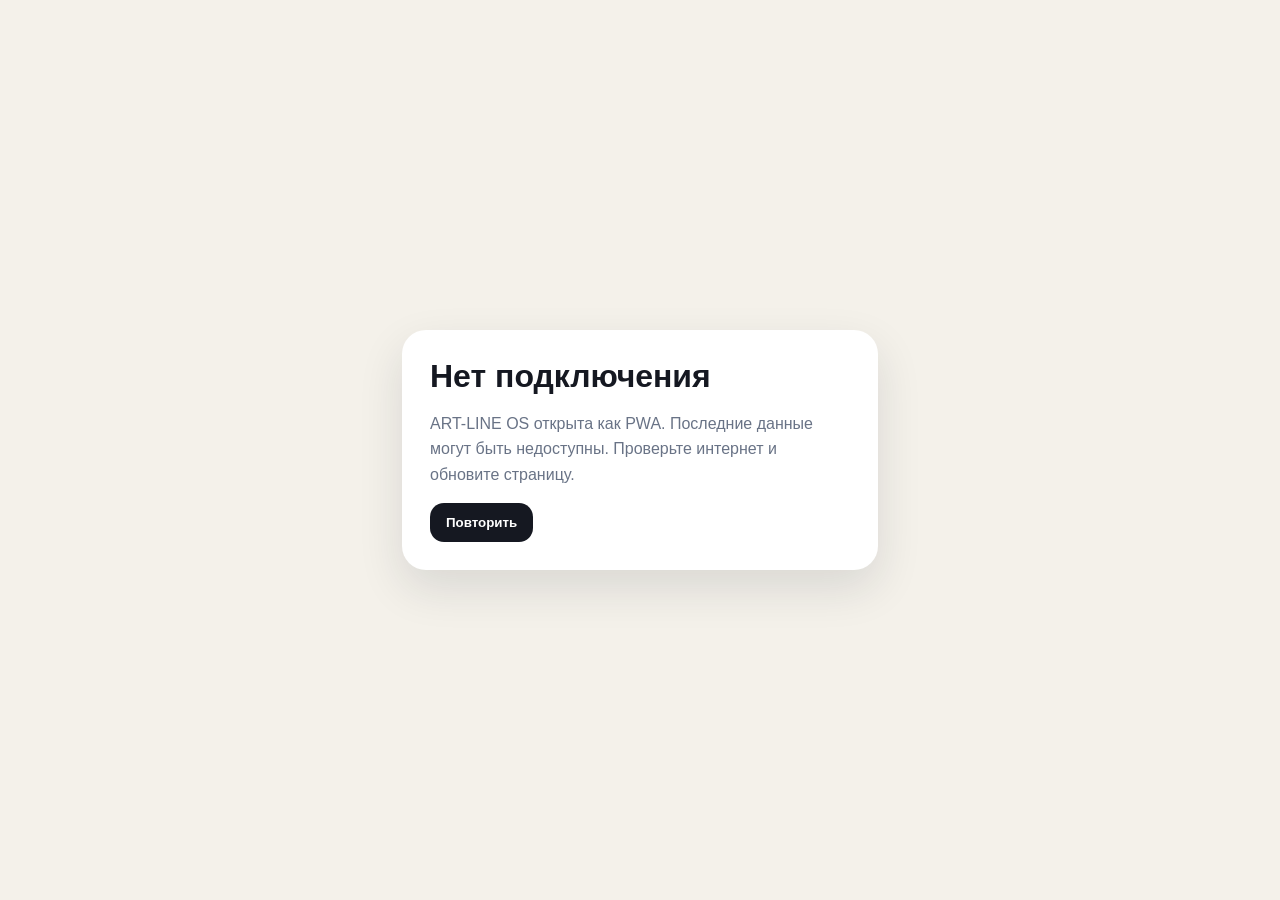
<file: ART-LINE_OS_v1.6/client_reference/offline.html>
<!doctype html><html lang="ru"><head><meta charset="utf-8"><meta name="viewport" content="width=device-width,initial-scale=1"><title>ART-LINE OS · offline</title><style>body{margin:0;min-height:100vh;display:grid;place-items:center;font-family:Arial,sans-serif;background:#f4f1ea;color:#151821}.card{max-width:420px;background:#fff;border-radius:24px;padding:28px;box-shadow:0 18px 45px rgba(23,31,52,.12)}h1{margin:0 0 10px}p{line-height:1.6;color:#697386}button{border:0;background:#151821;color:#fff;border-radius:14px;padding:12px 16px;font-weight:800}</style></head><body><div class="card"><h1>Нет подключения</h1><p>ART-LINE OS открыта как PWA. Последние данные могут быть недоступны. Проверьте интернет и обновите страницу.</p><button onclick="location.reload()">Повторить</button></div></body></html>
</file>
<file: style.css>
@import url('https://fonts.googleapis.com/css2?family=Manrope:wght@400;500;600;700;800&family=Unbounded:wght@400;500;600;700&display=swap');

/* Слияние style.css (корень) + ART-LINE_OS_v1.6/client_reference/styles.css —
   Фаза 0 (см. MASTER_PLAN.md, CSS_MIGRATION_ANALYSIS.md). `client` объявлен
   позже `legacy` — при конфликте имени класса выигрывает визуальный слой
   примера, без !important. `legacy` пока ничего не рендерит: новый index.html
   использует только разметку client_reference, классы корня перенесены
   заранее для Фазы 2. */
@layer tokens, legacy, client, overrides;

@layer tokens {
  :root {
    /* --- унифицированный набор client_reference (см. REPO_VALIDATION.md §6.2) ---
       в styles.css примера было два последовательных :root{} (v0.1 → v0.4.1,
       второй переопределял первый через каскад) — здесь их эффективный
       результат одним блоком. --accent уже голубой: пользователь подтвердил
       в задаче Фазы 0 «оставь светлую палитру примера». */
    --bg:      #F4F1EA;
    --paper:   #F4F1EA;
    --panel:   #ffffff;
    --card:    #ffffff;
    --ink:     #16181D;
    --muted:   #71757E;
    --line:    #E4DFD4;
    --cyan:    #008FBE;
    --magenta: #C8126B;
    --yellow:  #F2C200;
    --green:   #1F8A5B;
    --red:     #C23B2E;
    --accent:  #008FBE;
    --accent2: #16181D;
    --shadow:  0 10px 35px rgba(22,24,29,.08);
    --radius:  16px;
    --blue:    #3267d6; /* объявлена в примере (v0.1), нигде не используется — оставлена для полноты */

    /* --- остальные переменные корневого style.css (Этап 1, CLAUDE.md) ---
       не пересекаются по имени с набором выше, нужны компонентам корня (Фаза 2) */
    --surface:     #ffffff;
    --surface-2:   #FBFAF7;
    --sidebar:     #1c1917;
    --sidebar-2:   #262220;

    --text:        #16181D;
    --text-soft:   #71757E;
    --text-faint:  #a09a90;
    --text-on-dark:#e8e6e2;

    /* производные акцентные тона всё ещё на базе старого кирпично-красного —
       пересмотреть в Фазе 2, когда карточка заказа корня подключится к
       --accent:#008FBE (сейчас нигде не рендерится, конфликта нет) */
    --accent-dk:   #b01712;
    --accent-lt:   #fdecec;
    --accent-text: #d01f1a;

    --ok:    #1d7a4f;  --ok-bg:    #e8f4ee;
    --warn:  #c47216;  --warn-bg:  #fef1e6;
    --info:  #2b6bb0;  --info-bg:  #e8f1fa;
    --purple:#6f4bb0;  --purple-bg:#f0eafa;

    --border:   #E4DFD4;
    --border-2: #e3e1dc;
    --border-3: #d6d3cc;

    --r-sm: 6px; --r-md: 10px; --r-lg: 16px; --r-xl: 22px; --r-full: 999px;

    --shadow-sm: 0 1px 2px rgba(22,24,29,0.03), 0 1px 3px rgba(22,24,29,0.02);
    --shadow-md: 0 4px 16px rgba(22,24,29,0.06);
    --shadow-lg: 0 4px 8px rgba(22,24,29,0.04), 0 12px 32px rgba(22,24,29,0.08);
    --shadow-accent: 0 4px 14px rgba(208,32,27,0.25);

    --sp-1:4px; --sp-2:8px; --sp-3:12px; --sp-4:16px;
    --sp-5:20px; --sp-6:24px; --sp-8:32px; --sp-10:40px;

    --ease:     cubic-bezier(0.4, 0, 0.2, 1);
    --ease-out: cubic-bezier(0.22, 1, 0.36, 1);
    --dur-fast: 0.15s; --dur: 0.25s;

    --font:      'Manrope', system-ui, -apple-system, sans-serif;
    --font-head: 'Unbounded', 'Manrope', sans-serif;
  }
}
@layer legacy {
*, *::before, *::after { margin: 0; padding: 0; box-sizing: border-box; }
html { -webkit-text-size-adjust: 100%; }


body {
  font-family: var(--font);
  font-size: 15px;
  line-height: 1.5;
  color: var(--text);
  background: var(--bg);
  min-height: 100vh;
  -webkit-font-smoothing: antialiased;
  -moz-osx-font-smoothing: grayscale;
  font-feature-settings: 'kern' 1, 'liga' 1;
}

::selection { background: var(--accent-lt); color: var(--accent-dk); }

::-webkit-scrollbar { width: 10px; height: 10px; }
::-webkit-scrollbar-track { background: transparent; }
::-webkit-scrollbar-thumb {
  background: var(--border-3);
  border-radius: var(--r-full);
  border: 2px solid var(--bg);
}
::-webkit-scrollbar-thumb:hover { background: var(--text-faint); }

.hidden { display: none !important; }

h1, h2, h3 {
  font-weight: 700;
  letter-spacing: -0.02em;
  color: var(--text);
  line-height: 1.2;
}
h1 { font-size: 28px; }
h2 { font-size: 22px; }
h3 { font-size: 17px; }

.eyebrow {
  font-size: 11px; font-weight: 700; letter-spacing: 0.1em;
  text-transform: uppercase; color: var(--text-faint);
}
.muted { color: var(--text-soft); font-size: 14px; }

.btn {
  display: inline-flex; align-items: center; justify-content: center;
  gap: var(--sp-2);
  font-family: var(--font); font-size: 14px; font-weight: 600;
  line-height: 1; white-space: nowrap;
  padding: 11px 18px; border: none; border-radius: var(--r-md);
  cursor: pointer;
  transition: background var(--dur-fast) var(--ease),
              transform var(--dur-fast) var(--ease),
              box-shadow var(--dur-fast) var(--ease);
  outline: none; user-select: none;
}

.btn-primary {
  background: var(--accent); color: #fff; box-shadow: var(--shadow-accent);
}
.btn-primary:hover {
  background: var(--accent-dk); transform: translateY(-1px);
  box-shadow: 0 6px 18px rgba(208,32,27,0.32);
}
.btn-primary:active {
  transform: translateY(0); box-shadow: 0 2px 8px rgba(208,32,27,0.24);
}

.btn-dark { background: var(--text); color: #fff; }
.btn-dark:hover { background: #000; transform: translateY(-1px); }
.btn-dark:active { transform: translateY(0); }

.btn-ghost {
  background: transparent; color: var(--text);
  border: 1.5px solid var(--border-2);
}
.btn-ghost:hover { border-color: var(--border-3); background: var(--surface-2); }
.btn-ghost:active { background: var(--bg); }

.btn-ok {
  background: var(--ok-bg); color: var(--ok); border: 1.5px solid #c5e6d3;
}
.btn-ok:hover { background: #ddf0e6; }

.btn-sm { padding: 8px 14px; font-size: 13px; border-radius: var(--r-sm); }
.btn-lg { padding: 14px 24px; font-size: 15px; }
.btn-full { width: 100%; }

.btn:disabled, .btn.is-disabled {
  opacity: 0.45; cursor: not-allowed; pointer-events: none;
}
.btn:focus-visible {
  box-shadow: 0 0 0 3px var(--accent-lt), 0 0 0 1px var(--accent);
}

.field { margin-bottom: var(--sp-5); }
.field-label {
  display: block; font-size: 12px; font-weight: 600;
  color: var(--text-soft); margin-bottom: var(--sp-2); letter-spacing: 0.01em;
}

.input,
input[type="text"], input[type="password"], input[type="number"],
input[type="date"], select, textarea {
  width: 100%; font-family: var(--font); font-size: 14px;
  color: var(--text); background: var(--surface);
  border: 1.5px solid var(--border-2); border-radius: var(--r-md);
  padding: 11px 13px;
  transition: border-color var(--dur-fast) var(--ease),
              box-shadow var(--dur-fast) var(--ease);
  outline: none;
}
::placeholder { color: var(--text-faint); }

.input:hover, input:hover, select:hover, textarea:hover {
  border-color: var(--border-3);
}
.input:focus, input:focus, select:focus, textarea:focus {
  border-color: var(--accent); box-shadow: 0 0 0 3px var(--accent-lt);
}

textarea { resize: vertical; min-height: 90px; line-height: 1.5; }

select {
  appearance: none; -webkit-appearance: none;
  background-image: url("data:image/svg+xml,%3Csvg xmlns='http://www.w3.org/2000/svg' width='12' height='8' viewBox='0 0 12 8'%3E%3Cpath fill='%236b6862' d='M6 8L0 0h12z'/%3E%3C/svg%3E");
  background-repeat: no-repeat; background-position: right 14px center;
  padding-right: 36px; cursor: pointer;
}

.checkbox-row {
  display: flex; align-items: center; gap: var(--sp-2);
  cursor: pointer; font-size: 14px; user-select: none;
}
.checkbox-row input[type="checkbox"] {
  width: 18px; height: 18px; accent-color: var(--accent); cursor: pointer;
}

.files-block { border-top: 1px solid var(--border); margin-top: var(--sp-4); padding-top: var(--sp-3); }
.files-head { display: flex; justify-content: space-between; align-items: center; margin-bottom: var(--sp-2); }
.file-item {
  display: flex; align-items: center; gap: var(--sp-2);
  font-size: 13px; padding: 5px 0; border-bottom: 1px solid var(--border);
}
.file-item:last-child { border-bottom: none; }
.file-icon { font-size: 16px; flex-shrink: 0; }
.file-name {
  font-weight: 600; flex: 1; min-width: 0;
  white-space: nowrap; overflow: hidden; text-overflow: ellipsis;
}
.file-meta { font-size: 11px; color: var(--text-soft); white-space: nowrap; flex-shrink: 0; }

.file-drop-zone {
  border: 2px dashed var(--border-2); border-radius: var(--r-lg);
  padding: 32px 20px; text-align: center; cursor: pointer;
  transition: border-color var(--dur-fast) var(--ease), background var(--dur-fast) var(--ease);
}
.file-drop-zone:hover { border-color: var(--accent); background: var(--accent-lt); }
.file-drop-icon { font-size: 32px; margin-bottom: 10px; }
.file-drop-text { font-size: 14px; font-weight: 600; color: var(--text); }
.file-drop-hint { font-size: 12px; color: var(--text-faint); margin-top: 4px; }

.file-preview-block {
  display: flex; align-items: center; gap: 12px;
  padding: 12px 16px; background: var(--surface-2);
  border: 1px solid var(--border); border-radius: var(--r-md);
  margin-top: 12px; font-size: 13px;
}
.file-preview-block .file-preview-icon { font-size: 22px; flex-shrink: 0; }
.file-preview-block .file-preview-name { font-weight: 600; flex: 1; }
.file-preview-block .file-preview-size { color: var(--text-soft); }

.error {
  color: var(--accent-text); font-size: 13px; font-weight: 500;
  min-height: 18px; margin-bottom: var(--sp-3);
}

.login-screen {
  display: flex; align-items: center; justify-content: center;
  min-height: 100vh; padding: var(--sp-5); position: relative;
}
.login-box {
  background: var(--surface); border: 1px solid var(--border);
  border-radius: var(--r-xl); padding: var(--sp-10) var(--sp-8);
  width: 360px; box-shadow: var(--shadow-lg);
  animation: rise var(--dur) var(--ease-out);
}
.login-logo { display: block; width: 130px; height: auto; margin: 0 auto var(--sp-6); }
.login-box h1 { text-align: center; font-size: 24px; margin-bottom: var(--sp-6); }

.role-pick-btn { margin-bottom: var(--sp-3); }
.role-pick-btn:last-child { margin-bottom: 0; }
.role-pick-btn:hover { border-color: var(--accent); color: var(--accent-text); }

.layout { display: grid; grid-template-columns: 248px 1fr; min-height: 100vh; }

.sidebar {
  background: var(--sidebar); color: var(--text-on-dark);
  display: flex; flex-direction: column; position: relative;
}
.sidebar-brand {
  padding: var(--sp-6) var(--sp-6) var(--sp-5);
  border-bottom: 1px solid rgba(255,255,255,0.07);
}
.sidebar-logo { width: 120px; height: auto; display: block; }

.sidebar-nav {
  padding: var(--sp-4) var(--sp-3); flex: 1;
  display: flex; flex-direction: column; gap: 2px;
}
.nav-item {
  display: flex; align-items: center; gap: var(--sp-3);
  padding: 11px var(--sp-4); border-radius: var(--r-md);
  font-size: 14px; font-weight: 500;
  color: rgba(232,230,226,0.65); cursor: pointer;
  transition: background var(--dur-fast) var(--ease),
              color var(--dur-fast) var(--ease);
  position: relative;
}
.nav-item:hover { background: rgba(255,255,255,0.05); color: #fff; }
.nav-item.active { background: #fff; color: var(--text); }
/* дублирует .btn-logout только на мобильном — там сама .btn-logout скрыта, см. медиа-запрос ниже */
.nav-item--logout { display: none; }
.nav-item.active::before {
content: ''; position: absolute; left: 0; top: 50%;
transform: translateY(-50%); width: 3px; height: 20px;
background: var(--accent); border-radius: var(--r-full);
}
.nav-item .nav-icon { font-size: 18px; width: 20px; text-align: center; flex-shrink: 0; }

.sidebar-user {
  padding: var(--sp-4) var(--sp-5);
  border-top: 1px solid rgba(255,255,255,0.07);
  display: flex; align-items: center; gap: var(--sp-3);
}
.user-avatar {
  width: 36px; height: 36px; border-radius: var(--r-full);
  background: var(--accent); color: #fff;
  display: flex; align-items: center; justify-content: center;
  font-weight: 700; font-size: 13px; flex-shrink: 0;
}
.user-info { min-width: 0; }
.user-name {
  font-size: 13px; font-weight: 600; color: #fff;
  white-space: nowrap; overflow: hidden; text-overflow: ellipsis;
}
.user-role { font-size: 11px; color: rgba(232,230,226,0.72); }

.btn-logout {
  display: flex; align-items: center; gap: 8px; width: 100%;
  padding: 10px 20px; background: transparent; border: none;
  color: rgba(232,230,226,0.45); font-size: 13px; font-family: var(--font);
  cursor: pointer; transition: color .15s; text-align: left;
}
.btn-logout:hover { color: rgba(232,230,226,0.85); }

.content { overflow-y: auto; max-height: 100vh; }
.topbar {
  background: var(--surface); border-bottom: 1px solid var(--border);
  padding: var(--sp-4) var(--sp-8);
  display: flex; align-items: center; justify-content: space-between;
  position: sticky; top: 0; z-index: 10;
}
.page-title-wrap h2 { font-size: 22px; }
.page-title-wrap .sub { font-size: 13px; color: var(--text-soft); margin-top: 2px; }
.page-body { padding: var(--sp-6) var(--sp-8); max-width: 1000px; }

.order-card {
  background: var(--surface); border: 1px solid var(--border);
  border-left: 4px solid var(--stripe-color, var(--border));
  border-radius: 0 var(--r-lg) var(--r-lg) 0;
  padding: 11px 13px;
  margin-bottom: 9px; box-shadow: var(--shadow);
  transition: transform var(--dur) var(--ease-out),
              box-shadow var(--dur) var(--ease-out),
              border-color var(--dur) var(--ease);
  animation: rise var(--dur) var(--ease-out);
}
.order-card:hover {
  transform: translateY(-2px); box-shadow: var(--shadow-md);
  border-color: var(--border-2);
}

.order-card--highlight { animation: highlightPulse 2s ease; }
@keyframes highlightPulse {
  0%, 100% { box-shadow: none; }
  25%, 75% { box-shadow: 0 0 0 3px var(--accent); }
}

.order-head {
  display: flex; justify-content: space-between; align-items: flex-start;
  gap: var(--sp-4); margin-bottom: 4px;
}
.order-head-left { min-width: 0; }
.order-head-right { display: flex; align-items: center; gap: var(--sp-2); flex-shrink: 0; }
.order-title { font-size: 14px; font-weight: 500; letter-spacing: -0.01em; }

.order-meta {
  display: flex; flex-wrap: wrap; gap: 4px 10px;
  font-size: 12px; color: var(--text-soft); margin-bottom: 2px;
}
.order-line3 {
  display: flex; flex-wrap: wrap; gap: 4px 14px;
  font-size: 11px; color: var(--text-soft); margin-top: 9px;
}

.order-details {
  display: flex; flex-wrap: wrap; gap: var(--sp-1) var(--sp-4);
  font-size: 13px; color: var(--text-soft); margin: var(--sp-2) 0 0;
}
.order-details.collapsed { display: none; }
.timeline.collapsed { display: none; }
.order-details .detail { display: inline-flex; align-items: center; gap: 5px; }
.order-details .detail strong { color: var(--text); font-weight: 600; }

.ship-date { font-size: 13px; font-weight: 600; font-family: var(--font); }
.ship-overdue { color: var(--accent); }
.ship-today { color: var(--accent); font-size: 14px; }
.ship-tomorrow { color: var(--warn); }
.ship-soon { color: var(--info); }

.filter-bar {
  display: flex; justify-content: space-between; align-items: center;
  margin-bottom: var(--sp-4); gap: var(--sp-3); flex-wrap: wrap;
}
.filter-chips { display: flex; gap: 6px; flex-wrap: wrap; }
.chip {
  font-family: var(--font); font-size: 11px; font-weight: 600;
  padding: 5px 10px; border: 1px solid var(--border);
  border-radius: var(--r-full); background: var(--surface);
  color: var(--text-soft); cursor: pointer;
  transition: all var(--dur-fast) var(--ease);
}
.chip:hover { border-color: var(--accent); color: var(--accent); }
.chip.active { background: var(--accent); color: #fff; border-color: var(--accent); }
.filter-sort {
font-family: var(--font); font-size: 13px; padding: 6px 30px 6px 12px;
border: 1.5px solid var(--border-2); border-radius: var(--r-md);
background: var(--surface); color: var(--text); cursor: pointer;
width: auto;
max-width: 220px;
}
.orders-counter {
  font-size: 13px; color: var(--text-soft);
  font-family: var(--font); margin-bottom: var(--sp-3);
}

.payment-alert {
  display: inline-block;
  font-size: 12px; font-weight: 700; font-family: var(--font);
  padding: 3px 8px; border-radius: var(--r-full); margin-top: 6px;
}
.payment-alert.overdue { background: var(--accent-lt); color: var(--accent); }
.payment-alert.today   { background: var(--accent-lt); color: var(--accent); animation: paymentPulse 1.5s ease-in-out infinite; }
.payment-alert.soon    { background: var(--warn-bg); color: var(--warn); }

@keyframes paymentPulse {
  0%, 100% { opacity: 1; } 50% { opacity: 0.6; }
}

.payment-warnings {
  background: var(--accent-lt); border: 1px solid var(--accent);
  border-radius: var(--r-lg); padding: var(--sp-4) var(--sp-5);
  margin-bottom: var(--sp-5);
}
.payment-warnings-title {
  font-weight: 700; font-size: 14px; margin-bottom: 10px; color: var(--accent);
}
.payment-warn-row {
  display: flex; justify-content: space-between;
  font-size: 13px; padding: 4px 0; border-bottom: 1px solid rgba(208, 32, 27, 0.1);
}
.payment-warn-row:last-child { border: none; }
.payment-warn-row .overdue { color: var(--accent); font-weight: 600; }
.payment-warn-row .soon    { color: var(--warn);   font-weight: 600; }

.earnings-summary {
  display: grid;
  grid-template-columns: repeat(4, 1fr);
  gap: var(--sp-4);
  margin-bottom: var(--sp-6);
}
.earnings-tile {
  background: var(--surface);
  border: 1px solid var(--border);
  border-radius: var(--r-md);
  padding: var(--sp-4);
  box-shadow: var(--shadow-sm);
}
.earnings-tile-label {
  font-size: 12px;
  color: var(--text-soft);
  margin-bottom: 4px;
}
.earnings-tile-value {
  font-family: var(--font-head);
  font-size: 22px;
  font-weight: 600;
}
.earnings-tile-value.positive { color: var(--ok); }
.earnings-tile-value.negative { color: var(--accent); }
.profit-pos { color: var(--ok); font-weight: 600; }
.profit-neg { color: var(--accent); font-weight: 600; }
.pricing-profit {
  background: var(--bg);
  border-radius: var(--r-md);
  padding: var(--sp-3);
  margin: var(--sp-3) 0;
  font-size: 14px;
}

@media (max-width: 600px) {
  .earnings-summary { grid-template-columns: repeat(2, 1fr); }
}

.plan-row {
  display: flex; align-items: center; gap: var(--sp-4);
  padding: 16px 20px; background: var(--surface);
  border: 1px solid var(--border); border-radius: var(--r-lg);
  margin-bottom: 10px; transition: box-shadow var(--dur) var(--ease);
}
.plan-row:hover { box-shadow: var(--shadow-md); }
.plan-pos {
  font-family: var(--font-head); font-size: 22px; font-weight: 600;
  color: var(--text-faint); width: 32px; flex-shrink: 0; text-align: center;
}
.plan-info { flex: 1; min-width: 0; }
.plan-title { font-size: 15px; font-weight: 700; }
.plan-meta { font-size: 13px; color: var(--text-soft); margin-top: 3px; }
.plan-date { flex-shrink: 0; }
.plan-controls { display: flex; gap: 4px; flex-shrink: 0; }

.order-actions { display: flex; flex-wrap: wrap; gap: var(--sp-2); align-items: center; }

.badge {
  display: inline-flex; align-items: center; gap: 5px;
  font-size: 11px; font-weight: 700; letter-spacing: 0.02em;
  padding: 5px 11px; border-radius: var(--r-full); white-space: nowrap;
}
.badge.new        { background: #F1EFE8; color: #444441; }
.badge.design     { background: #E6F1FB; color: #0C447C; }
.badge.rework     { background: #FCEBEB; color: #A32D2D; }
.badge.approval   { background: #FAEEDA; color: #854F0B; }
.badge.production { background: #EAF3DE; color: #3B6D11; }
.badge.ready      { background: #E1F5EE; color: #0F6E56; }
.badge.done       { background: #F1EFE8; color: #444441; }

.badge-urgent  { background: #FCEBEB; color: #A32D2D; font-weight: 700; }
.badge-problem { background: #FCEBEB; color: #A32D2D; font-weight: 700; }
.badge-type    { background: #F1EFE8; color: #444441; font-weight: 600; margin-left: 8px; }

.badge-paid {
  display: inline-flex; align-items: center;
  font-size: 11px; font-weight: 700; letter-spacing: 0.02em;
  padding: 3px 7px; border-radius: var(--r-sm); white-space: nowrap;
  transition: filter var(--dur-fast) var(--ease);
}
.badge-paid.paid   { background: #E1F5EE; color: #0F6E56; }
.badge-paid.unpaid { background: #FCEBEB; color: #A32D2D; }
.badge-paid[onclick] { cursor: pointer; }
.badge-paid[onclick]:hover { filter: brightness(0.94); }

.history { border-top: 1px solid var(--border); margin-top: var(--sp-4); padding-top: var(--sp-3); }
.history-head { display: flex; justify-content: space-between; align-items: center; margin-bottom: var(--sp-2); }
.history-head--toggle { cursor: pointer; }
.history-title {
  font-size: 11px; font-weight: 700; letter-spacing: 0.08em;
  text-transform: uppercase; color: var(--text-faint);
}
.history-toggle {
  background: none; border: none; cursor: pointer;
  color: var(--text-soft); font-size: 13px; font-family: var(--font);
  padding: 4px 8px; border-radius: var(--r-sm);
  transition: background var(--dur-fast) var(--ease);
}
.history-toggle:hover { background: var(--surface-2); }
.history-list.collapsed .history-item:not(:last-child) { display: none; }
.history-item {
  display: flex; gap: var(--sp-2); align-items: baseline;
  font-size: 13px; color: var(--text); padding: 4px 0;
}
.history-item .dot {
  width: 7px; height: 7px; border-radius: var(--r-full);
  background: var(--accent); flex-shrink: 0; margin-top: 5px;
}
.history-item .when { margin-left: auto; font-size: 12px; color: var(--text-faint); white-space: nowrap; }

.modal-overlay {
  position: fixed; inset: 0;
  background: rgba(26,23,20,0.45); backdrop-filter: blur(3px);
  display: flex; align-items: flex-start; justify-content: center;
  padding: var(--sp-8) var(--sp-5); overflow-y: auto; z-index: 100;
  animation: fade var(--dur-fast) var(--ease);
}
.modal-box {
  background: var(--surface); border-radius: var(--r-xl);
  width: 100%; max-width: 460px; max-height: 90vh;
  overflow-y: auto; overscroll-behavior: contain;
  box-shadow: var(--shadow-lg); animation: rise var(--dur) var(--ease-out);
}
.modal-header {
  padding: var(--sp-6) var(--sp-6) var(--sp-4);
  border-bottom: 1px solid var(--border);
  position: sticky; top: 0; background: var(--surface); z-index: 1;
}
.modal-header h3 { font-size: 19px; }
.modal-body { padding: var(--sp-6); }
.modal-footer { padding: var(--sp-4) var(--sp-6) var(--sp-6); display: flex; gap: var(--sp-3); }

/* поверх обычной модалки — для showNotify(), не перекрывает форму под собой */
.notify-overlay { z-index: 200; align-items: center; }

.report-table {
  width: 100%; border-collapse: collapse; font-size: 14px;
  background: var(--surface); border-radius: var(--r-lg);
  overflow: hidden; border: 1px solid var(--border);
}
.report-table th {
  text-align: left; padding: 13px var(--sp-4);
  background: var(--surface-2); border-bottom: 1px solid var(--border-2);
  font-size: 11px; font-weight: 700; letter-spacing: 0.05em;
  text-transform: uppercase; color: var(--text-soft);
}
.report-table td { padding: 13px var(--sp-4); border-bottom: 1px solid var(--border); }
.report-table tr:last-child td { border-bottom: none; }
.report-table tbody tr { transition: background var(--dur-fast) var(--ease); }
.report-table tbody tr:hover { background: var(--surface-2); }
.row-unpaid td:first-child { border-left: 3px solid var(--accent); }
.status-tip {
  position: absolute;
  background: var(--text);
  color: #fff;
  font-size: 12px;
  padding: 6px 10px;
  border-radius: var(--r-sm);
  white-space: nowrap;
  z-index: 50;
  margin-top: 4px;
  box-shadow: var(--shadow-md);
}
.finance-total td {
  padding: 14px var(--sp-4); background: var(--surface-2);
  font-size: 13px; font-weight: 600; border-top: 2px solid var(--border-2);
}

.staff-category-card {
  display: inline-flex; flex-direction: column; align-items: center;
  padding: var(--sp-4) var(--sp-6); background: var(--surface);
  border: 1px solid var(--border); border-radius: var(--r-lg);
  margin: 0 var(--sp-2) var(--sp-2) 0; min-width: 120px; cursor: pointer;
  transition: transform var(--dur) var(--ease-out),
              box-shadow var(--dur) var(--ease-out),
              border-color var(--dur) var(--ease);
}
.staff-category-card:hover {
  transform: translateY(-2px); box-shadow: var(--shadow-md); border-color: var(--accent);
}
.staff-category-card.is-open {
  background: var(--accent-lt); border-color: var(--accent);
}
.staff-category-card .cat-icon { font-size: 22px; margin-bottom: 4px; }
.staff-category-card .count {
  font-family: var(--font-head); font-size: 30px; font-weight: 600;
  color: var(--accent); line-height: 1;
}
.staff-category-card .role-label { font-size: 12px; color: var(--text-soft); margin-top: 4px; font-weight: 500; }
.staff-category-card .cat-arrow { font-size: 12px; color: var(--text-faint); margin-top: 6px; }

.staff-category-list { margin: 0 0 var(--sp-4); border-left: 3px solid var(--border-2); padding-left: var(--sp-4); }
.staff-row {
  display: flex; justify-content: space-between; align-items: flex-start;
  padding: var(--sp-4) var(--sp-5); background: var(--surface);
  border: 1px solid var(--border); border-radius: var(--r-md); margin-bottom: var(--sp-2);
}
.staff-name { font-weight: 700; display: block; }
.staff-status { font-size: 13px; color: var(--text-soft); display: block; margin-top: 2px; }

/* демо-чат — переписки живут в памяти (CHATS), не персистентны */
.chat-header {
  display: flex; align-items: center; gap: var(--sp-3);
  padding-bottom: var(--sp-3); margin-bottom: var(--sp-3);
  border-bottom: 1px solid var(--border);
}
.chat-header-name { font-weight: 700; font-size: 15px; }

.chat-messages {
  display: flex; flex-direction: column; gap: 8px;
  max-height: 55vh; overflow-y: auto; padding: 4px 2px;
  margin-bottom: var(--sp-3);
}
.chat-bubble-row { display: flex; }
.chat-bubble-row.mine { justify-content: flex-end; }
.chat-bubble {
  max-width: 70%; padding: 8px 12px; border-radius: var(--r-lg);
  background: var(--surface-2); font-size: 14px;
}
.chat-bubble-row.mine .chat-bubble { background: var(--accent); color: #fff; }
.chat-bubble-when { font-size: 11px; opacity: .65; margin-top: 3px; text-align: right; }

.chat-input-row { display: flex; gap: 8px; }
.chat-input-row input { flex: 1; }
.staff-history { margin-top: var(--sp-2); }
.staff-history-title { font-size: 11px; text-transform: uppercase; letter-spacing: 0.06em; color: var(--text-faint); margin-bottom: 4px; }
.staff-history-item { font-size: 12px; color: var(--text-soft); padding: 2px 0; }

.profile-avatar {
  width: 64px; height: 64px; border-radius: var(--r-full);
  background: var(--accent); color: #fff;
  display: flex; align-items: center; justify-content: center;
  font-family: var(--font-head); font-size: 22px; font-weight: 600;
  overflow: hidden; flex-shrink: 0;
}
.profile-avatar img { width: 100%; height: 100%; object-fit: cover; }

.stat-grid {
  display: grid; grid-template-columns: repeat(auto-fit, minmax(150px, 1fr));
  gap: var(--sp-3); margin-bottom: var(--sp-6);
}
.stat-card {
  background: var(--surface); border: 1px solid var(--border);
  border-radius: var(--r-lg); padding: var(--sp-4) var(--sp-5);
  box-shadow: var(--shadow-sm);
}
.stat-card .stat-num {
  font-family: var(--font-head); font-size: 30px; font-weight: 600;
  line-height: 1; color: var(--text);
}
.stat-card.accent .stat-num { color: var(--accent); }
.stat-card .stat-label { font-size: 12px; color: var(--text-soft); font-weight: 500; margin-top: 6px; }

@keyframes rise { from { opacity: 0; transform: translateY(10px); } to { opacity: 1; transform: translateY(0); } }
@keyframes fade { from { opacity: 0; } to { opacity: 1; } }

@media (prefers-reduced-motion: reduce) {
  *, *::before, *::after {
    animation-duration: 0.01ms !important;
    transition-duration: 0.01ms !important;
  }
}

/* планшет — сайдбар-колонка схлопывается, сетка ещё не переходит на bottom nav */
@media (max-width: 860px) {
  .layout { grid-template-columns: 1fr; }
  .page-body { padding: var(--sp-4); max-width: 100%; }
}

/* телефон — сайдбар превращается в нижнюю навигацию, формы/таблицы/модалки под touch */
@media (max-width: 600px) {
  .layout { grid-template-rows: 1fr auto; grid-template-columns: 1fr; }

  .sidebar {
    position: fixed; bottom: 0; left: 0; right: 0; height: 60px;
    flex-direction: row; background: var(--sidebar); z-index: 50;
  }
  .content { padding-bottom: 70px; }
  .sidebar-brand, .sidebar-user, .btn-logout { display: none; }

  .sidebar-nav {
    flex-direction: row; justify-content: flex-start; align-items: center;
    flex: 1; gap: 0; padding: 0; overflow-x: auto; overflow-y: hidden;
    -webkit-overflow-scrolling: touch;
  }
  .nav-item { flex-direction: column; gap: 2px; padding: 6px 10px; font-size: 10px; flex-shrink: 0; }
  .nav-item--logout { display: flex; }
  .nav-item.active::before { display: none; }
  .nav-item.active::after {
    content: ''; position: absolute; top: 4px; left: 50%;
    transform: translateX(-50%); width: 4px; height: 4px;
    border-radius: 50%; background: var(--accent);
  }

  .topbar { padding: var(--sp-3) var(--sp-4); }
  .page-title-wrap h2 { font-size: 18px; }

  /* иконка-only кнопка без правки HTML — текст гасим, "+" рисуем псевдоэлементом */
  #createOrderBtn { font-size: 0; position: relative; }
  #createOrderBtn::before { content: "+"; font-size: 20px; }

  .order-head { flex-direction: column; gap: var(--sp-2); }
  .order-head-right { align-self: flex-start; }

  .modal-overlay { padding: var(--sp-3); align-items: flex-end; }
  .modal-box { width: 100%; max-height: 90vh; border-radius: var(--r-lg) var(--r-lg) 0 0; }

  .field { margin-bottom: var(--sp-4); }
  input[type="text"], input[type="password"], input[type="number"],
  input[type="date"], input[type="email"], select, textarea { font-size: 16px; }

  .report-table { display: block; overflow-x: auto; -webkit-overflow-scrolling: touch; }

  .login-box { width: calc(100% - 32px); padding: var(--sp-8) var(--sp-5); }
  .login-logo { width: 100px; }

  .calculator-frame-wrap iframe { width: 100%; min-height: 600px; }
}

/* маленький экран — плотнее отступы/шрифты, модалка жёстко прибита к низу */
@media (max-width: 400px) {
  .page-body { padding: var(--sp-3); }
  .order-title { font-size: 13px; }
  .modal-body { padding: var(--sp-4); }
  .modal-box {
    position: fixed; bottom: 0; left: 0; right: 0;
    max-width: 100%; border-radius: var(--r-lg) var(--r-lg) 0 0;
  }
}
}
@layer client {
*{box-sizing:border-box}html,body{margin:0;font-family:Inter,Arial,sans-serif;color:var(--ink);background:var(--bg)}body{min-height:100vh}.app-shell{display:grid;grid-template-columns:300px 1fr;min-height:100vh}.sidebar{background:#151821;color:#fff;padding:22px;position:sticky;top:0;height:100vh;overflow:auto}.brand{display:flex;gap:12px;align-items:center;margin-bottom:22px}.brand img{width:48px;height:48px;border-radius:14px;object-fit:cover;box-shadow:0 0 20px rgba(255,30,60,.25)}.brand strong{display:block;font-size:18px}.brand span{display:block;font-size:12px;color:#aeb6c8;margin-top:3px}.role-panel{background:rgba(255,255,255,.07);border:1px solid rgba(255,255,255,.1);border-radius:18px;padding:14px;margin-bottom:18px}.role-panel label{display:block;font-size:12px;color:#aeb6c8;margin-bottom:7px}.role-panel select{width:100%;padding:11px 12px;border:0;border-radius:12px;background:#fff;color:#18202f;font-weight:700}.nav{display:grid;gap:7px}.nav button{border:0;text-align:left;padding:12px 14px;border-radius:14px;background:transparent;color:#cbd3e5;cursor:pointer;font-weight:650}.nav button:hover,.nav button.active{background:#fff;color:#151821}.side-note{font-size:12px;line-height:1.55;color:#aeb6c8;background:rgba(255,255,255,.07);border-radius:18px;padding:14px;margin-top:18px}.side-note span{display:block;color:#fff;font-weight:800;margin-bottom:4px}.main{padding:26px;min-width:0}.topbar{display:flex;align-items:center;justify-content:space-between;gap:18px;margin-bottom:22px}.topbar h1{margin:0;font-size:32px}.topbar p{margin:6px 0 0;color:var(--muted)}.user-card{background:#fff;border:1px solid var(--line);box-shadow:var(--shadow);border-radius:18px;padding:12px 16px;text-align:right;min-width:210px}.user-card span{display:block;color:var(--muted);font-size:12px}.user-card strong{font-size:14px}.mobile-menu{display:none;border:0;border-radius:12px;background:#fff;font-size:22px;padding:8px 12px}.section{display:none}.active-section{display:block}.eyebrow{text-transform:uppercase;letter-spacing:.08em;color:#8fa0bf;font-size:11px;font-weight:800}.primary,.secondary,.small-btn,.button-link{border:0;border-radius:14px;padding:12px 16px;font-weight:800;cursor:pointer;text-decoration:none;display:inline-flex;align-items:center;justify-content:center}.primary{background:var(--accent);color:#fff}.secondary{background:#fff;color:#151821}.small-btn{background:#eef2f9;color:#20283a;padding:9px 12px}.button-link{background:#151821;color:#fff}.stats-grid{display:grid;grid-template-columns:repeat(4,1fr);gap:14px;margin-bottom:18px}.stats-grid article,.card{background:var(--panel);border:1px solid var(--line);border-radius:var(--radius);box-shadow:var(--shadow)}.stats-grid article{padding:18px}.stats-grid span{display:block;color:var(--muted);font-size:13px}.stats-grid strong{display:block;font-size:32px;margin:4px 0}.stats-grid small{color:var(--muted)}.content-grid{display:grid;gap:18px}.content-grid.two{grid-template-columns:1fr 1fr}.content-grid.compact{gap:12px}.card{padding:20px;margin-bottom:18px}.card-head{display:flex;align-items:center;justify-content:space-between;gap:14px;margin-bottom:14px}.card-head.wrap{align-items:flex-start;flex-wrap:wrap}.card h2,.card h3{margin:0}.card p{color:var(--muted);line-height:1.58}.pill,.status{border-radius:999px;padding:7px 10px;font-size:12px;font-weight:800;white-space:nowrap}.pill{background:#eef2f9;color:#43516b}.status.ok,.pill.success{background:#e6f7ee;color:#127346}.status.warning{background:#fff5db;color:#875700}.status.danger{background:#ffe8ec;color:#9c1630}.process-chain{display:flex;gap:10px;align-items:center;flex-wrap:wrap}.process-chain span{background:#f2f5fb;border:1px solid var(--line);border-radius:999px;padding:9px 12px;font-weight:800}.process-chain b{color:#a9b2c4}.check-list{margin:0;padding-left:20px;line-height:1.8;color:#44516a}.clients-layout{grid-template-columns:320px 1fr}.client-list-card{position:sticky;top:20px;align-self:start}.search-input,.timeline-controls input,.question-form input,.question-form textarea,.question-form select{width:100%;border:1px solid var(--line);border-radius:14px;padding:12px 14px;font:inherit;background:#fbfcff}.client-list,.order-list{display:grid;gap:9px;margin-top:12px}.client-item,.order-item{border:1px solid var(--line);border-radius:16px;background:#fff;text-align:left;padding:13px;cursor:pointer}.client-item.active,.order-item.active{border-color:#d84153;background:#fff7f8}.client-item strong,.order-item strong{display:block}.client-item span,.order-item span{display:block;color:var(--muted);font-size:13px;margin-top:5px}.info-grid{display:grid;grid-template-columns:repeat(4,1fr);gap:10px;margin:14px 0}.info-grid.small{grid-template-columns:repeat(2,1fr);margin:0}.info-grid div{background:#f7f9fd;border:1px solid var(--line);border-radius:16px;padding:13px}.info-grid span{display:block;color:var(--muted);font-size:12px}.info-grid strong{display:block;margin-top:3px}.subcard{background:#fbfcff;border:1px solid var(--line);border-radius:20px;padding:16px;margin-top:14px}.contract-summary{display:flex;justify-content:space-between;gap:16px;align-items:center}.contract-meta{text-align:right;display:grid;gap:8px}.contract-meta a,.file-grid a{color:#ca2238;font-weight:800}.tabs{display:flex;gap:8px;flex-wrap:wrap;border-bottom:1px solid var(--line);margin:18px 0 14px}.tab{border:0;background:transparent;padding:11px 12px;cursor:pointer;font-weight:800;color:var(--muted);border-bottom:3px solid transparent}.tab.active{color:var(--accent);border-color:var(--accent)}.tab-panel{display:none}.tab-panel.active{display:block}.timeline-controls{display:grid;grid-template-columns:1fr auto;gap:10px;margin-bottom:16px}.timeline{position:relative;padding-left:26px}.timeline:before{content:"";position:absolute;left:8px;top:3px;bottom:3px;width:2px;background:#e2e7f2}.timeline-item{position:relative;background:#fff;border:1px solid var(--line);border-radius:18px;padding:14px;margin-bottom:12px}.timeline-item:before{content:"";position:absolute;left:-24px;top:18px;width:14px;height:14px;border-radius:50%;background:#ca2238;border:3px solid #fff;box-shadow:0 0 0 2px #e2e7f2}.timeline-item .meta{display:flex;gap:8px;flex-wrap:wrap;color:var(--muted);font-size:12px;margin-bottom:6px}.timeline-item strong{display:block;margin-bottom:4px}.mini-table{display:grid;gap:9px}.mini-table div{background:#fff;border:1px solid var(--line);border-radius:16px;padding:13px}.mini-table span{display:block;color:var(--muted);margin-top:4px}.file-grid{display:grid;grid-template-columns:repeat(2,1fr);gap:12px}.file-grid a{background:#fff;border:1px solid var(--line);border-radius:16px;padding:12px;text-decoration:none}.kanban{display:grid;grid-template-columns:repeat(5,1fr);gap:12px;overflow:auto}.lane{min-height:190px;background:#f7f9fd;border:1px solid var(--line);border-radius:20px;padding:14px;min-width:180px}.lane h4{margin:0 0 12px}.task{background:#fff;border:1px solid var(--line);border-radius:14px;padding:12px;font-size:13px;line-height:1.45}.task.hot{border-color:#ffd98b;background:#fff9e9}.task.done{border-color:#bde8d1;background:#effaf4}.calc-frame{width:100%;height:720px;border:1px solid var(--line);border-radius:18px;background:#fff}.form-preview{display:grid;gap:10px}.form-preview label{display:flex;justify-content:space-between;gap:10px;border:1px solid var(--line);border-radius:14px;padding:12px;background:#fbfcff;color:var(--muted)}.form-preview strong{color:var(--ink)}.status-list{display:flex;gap:8px;flex-wrap:wrap}.status-list span{background:#f2f5fb;border:1px solid var(--line);border-radius:999px;padding:9px 11px;font-weight:800;color:#4c5870}.status-list span.active{background:#fff0f2;border-color:#ffbbc4;color:#ca2238}.status-list.vertical{display:grid}.request-card{display:flex;justify-content:space-between;gap:18px;border:1px solid var(--line);border-radius:22px;background:#fbfcff;padding:18px}.request-card h3{margin:4px 0}.request-meta{display:grid;gap:8px;min-width:280px}.request-meta span{background:#fff;border:1px solid var(--line);border-radius:14px;padding:10px;color:#4c5870}.spec-preview{border:1px solid var(--line);border-radius:16px;overflow:hidden;margin-bottom:14px}.spec-row{display:grid;grid-template-columns:2fr .8fr .9fr 1fr}.spec-row span{padding:12px;border-bottom:1px solid var(--line)}.spec-row.head{background:#151821;color:#fff;font-weight:800}.spec-row.total{font-weight:900;background:#f7f9fd}.spec-row:last-child span{border-bottom:0}.order-layout{grid-template-columns:330px 1fr}.approval-gates{display:flex;gap:8px;flex-wrap:wrap;align-items:center;background:#f7f9fd;border:1px solid var(--line);border-radius:20px;padding:14px;margin-bottom:14px}.gate{border-radius:999px;padding:9px 11px;background:#fff;border:1px solid var(--line);font-weight:800;color:#68748a}.gate.done{background:#e9f8f0;color:#147348;border-color:#bfe9d1}.question-list{display:grid;gap:12px}.question-card{border:1px solid var(--line);border-radius:18px;background:#fff;padding:14px}.question-card strong{display:block}.question-card p{margin:6px 0;color:#4c5870}.question-meta{display:flex;flex-wrap:wrap;gap:6px;margin-top:8px}.question-meta span{font-size:12px;font-weight:800;padding:6px 8px;border-radius:999px;background:#eef2f9;color:#4c5870}.question-list.mini .question-card{background:#fff}.approval-gallery{display:grid;grid-template-columns:1fr 1fr;gap:12px}.approval-gallery img{width:100%;border-radius:16px;border:1px solid var(--line);object-fit:cover;max-height:520px}.step-list{line-height:1.85;color:#44516a}.question-form{display:grid;gap:12px}.question-form textarea{min-height:120px;resize:vertical}.recipient-grid{display:grid;grid-template-columns:repeat(2,1fr);gap:9px}.recipient-grid label{background:#f7f9fd;border:1px solid var(--line);border-radius:14px;padding:10px}.production-table{border:1px solid var(--line);border-radius:18px;overflow:hidden}.prod-row{display:grid;grid-template-columns:.7fr 1.5fr 1.5fr 1.2fr 1.5fr}.prod-row span{padding:13px;border-bottom:1px solid var(--line)}.prod-row.head{background:#151821;color:#fff;font-weight:900}.prod-row:last-child span{border-bottom:0}.settings-grid{display:grid;grid-template-columns:repeat(4,1fr);gap:12px}.settings-grid div{background:#f7f9fd;border:1px solid var(--line);border-radius:18px;padding:18px;font-weight:800}.muted{color:var(--muted)!important}.wrap{flex-wrap:wrap}@media(max-width:1100px){.app-shell{grid-template-columns:1fr}.sidebar{position:fixed;z-index:20;left:-320px;transition:.2s;width:300px}.sidebar.open{left:0}.main{padding:18px}.mobile-menu{display:block}.stats-grid,.content-grid.two,.clients-layout,.order-layout{grid-template-columns:1fr}.kanban{grid-template-columns:repeat(5,220px)}.info-grid{grid-template-columns:1fr 1fr}.contract-summary,.request-card{display:block}.calc-frame{height:680px}.settings-grid{grid-template-columns:1fr 1fr}.approval-gallery{grid-template-columns:1fr}.topbar{align-items:flex-start}.user-card{display:none}}@media(max-width:650px){.topbar h1{font-size:25px}.stats-grid,.info-grid,.info-grid.small,.file-grid,.recipient-grid,.settings-grid{grid-template-columns:1fr}.timeline-controls{grid-template-columns:1fr}.spec-row,.prod-row{grid-template-columns:1fr}.spec-row span,.prod-row span{border-bottom:1px solid var(--line)}.approval-gates .primary{width:100%}.main{padding:14px}.card{border-radius:18px;padding:16px}}

/* v0.3/v0.4 import module */
.source-grid{display:grid;grid-template-columns:1fr 1fr;gap:14px;margin:12px 0 18px}.upload-box,.source-card{border:1px dashed #b9c3d6;background:#f7f9fd;border-radius:18px;padding:18px;text-align:left;display:flex;flex-direction:column;gap:8px;min-height:128px;cursor:pointer}.source-card{border-style:solid}.upload-box strong,.source-card strong{font-size:16px;color:#151821}.upload-box span,.source-card span{font-size:13px;color:#6d7483;line-height:1.45}.upload-box input{margin-top:auto}.field-label{display:block;font-weight:800;margin:8px 0;color:#293041}.import-textarea{width:100%;min-height:180px;border:1px solid var(--line);border-radius:18px;padding:14px;font:14px/1.45 Inter,Arial,sans-serif;resize:vertical;background:#fff}.import-actions{display:flex;gap:10px;flex-wrap:wrap;margin-top:12px}.import-actions.inline{margin-top:0}.notice-box{margin-top:14px;border-radius:16px;background:#fff7e6;border:1px solid #ffd891;color:#554017;padding:14px;line-height:1.45}.ai-flow{display:grid;gap:12px}.ai-flow div{padding:15px;border-radius:16px;background:#f7f9fd;border:1px solid var(--line);display:grid;gap:6px}.ai-flow b{color:#151821}.ai-flow span{color:#6d7483}.mapping-table{display:grid;gap:8px}.mapping-table div{display:grid;grid-template-columns:minmax(120px,1fr) 28px minmax(120px,1fr);gap:8px;align-items:center;border:1px solid var(--line);border-radius:14px;padding:10px;background:#fff}.mapping-table b{text-align:center;color:#9aa3b2}.quality-report{display:grid;gap:8px}.quality-item{border-radius:14px;background:#f7f9fd;border:1px solid var(--line);padding:12px}.preview-grid{display:grid;grid-template-columns:repeat(3,1fr);gap:14px}.preview-card{border:1px solid var(--line);border-radius:18px;background:#fff;padding:16px;display:grid;gap:9px}.preview-card.dupe{border-color:#f59e0b;background:#fff9ed}.preview-top{display:flex;justify-content:space-between;gap:8px;align-items:start}.preview-top strong{font-size:16px}.preview-top span{background:#ffe3ae;color:#7a4b00;border-radius:999px;padding:4px 8px;font-size:12px;font-weight:800}.preview-card p{margin:0;color:#6d7483}.preview-meta{display:flex;gap:6px;flex-wrap:wrap}.preview-meta span{background:#f0f3f8;border-radius:999px;padding:6px 9px;font-size:12px;font-weight:700}.preview-card small{color:#364154}.preview-card em{font-style:normal;color:#6d7483;border-top:1px solid var(--line);padding-top:8px}.empty-state{border:1px dashed #cfd6e4;border-radius:18px;background:#fafcff;color:#7b8495;padding:20px}.imported-client-list{margin-top:14px;display:grid;gap:8px}.imported-title{font-size:12px;font-weight:900;color:#6d7483;text-transform:uppercase;letter-spacing:.06em;margin-top:8px}.client-item.imported{background:#f7fbff;border-color:#dbeafe}.button-link{display:inline-flex;align-items:center;justify-content:center;border-radius:14px;padding:11px 14px;background:#151821;color:#fff;text-decoration:none;font-weight:900}.button-link:hover{opacity:.92}@media(max-width:900px){.source-grid,.preview-grid{grid-template-columns:1fr}.mapping-table div{grid-template-columns:1fr}.mapping-table b{text-align:left}.import-actions.inline{width:100%}.import-actions.inline .primary{width:100%}}

/* v0.4 linked client hub */
.client-hub-panel{display:flex;justify-content:space-between;align-items:center;gap:14px;background:#f7f9fd;border:1px solid var(--line);border-radius:20px;padding:14px;margin:18px 0 4px}.client-hub-panel strong{display:block;color:#151821;margin-top:4px}.hub-actions,.linked-nav{display:flex;gap:8px;flex-wrap:wrap}.linked-nav{margin:12px 0}.linked-nav.mini{margin-top:10px}.linked-nav.mini .small-btn{padding:7px 9px;font-size:12px}.linked-list div{display:grid;grid-template-columns:1.2fr 2fr auto;align-items:center;gap:12px}.linked-list .small-btn{justify-self:end}.file-toolbar{display:flex;justify-content:space-between;align-items:center;gap:16px;border:1px solid var(--line);background:#f7f9fd;border-radius:18px;padding:14px;margin-bottom:12px}.file-toolbar span{display:block;color:#6d7483;font-size:13px;margin-top:4px}.upload-mini{position:relative;overflow:hidden;display:inline-flex;align-items:center;justify-content:center;border-radius:14px;padding:11px 14px;background:#151821;color:#fff;font-weight:900;cursor:pointer;white-space:nowrap}.upload-mini input{position:absolute;inset:0;opacity:0;cursor:pointer}.file-filters{display:flex;gap:8px;flex-wrap:wrap;margin:10px 0 14px}.file-filter{border:1px solid var(--line);background:#fff;border-radius:999px;padding:9px 12px;font-weight:800;color:#526078;cursor:pointer}.file-filter.active{background:#fff0f2;border-color:#ffbbc4;color:#ca2238}.file-vault a{display:grid;gap:6px}.file-vault a span{font-size:11px;text-transform:uppercase;letter-spacing:.06em;color:#ca2238;font-weight:900}.file-vault a strong{color:#151821}.file-vault a small{color:#6d7483}.compact-files{grid-template-columns:repeat(4,1fr)}.relation-map{display:grid;grid-template-columns:repeat(2,minmax(180px,1fr));gap:12px;position:relative}.relation-map .map-node,.relation-map button{border:1px solid var(--line);border-radius:18px;background:#fff;padding:15px;text-align:left;font-weight:900;color:#151821;cursor:pointer}.relation-map .map-node.main{grid-column:1/-1;background:linear-gradient(135deg,#151821,#253b67);color:#fff}.relation-map .map-node span{display:block;color:#dce1ed;font-size:12px;margin-top:4px}.relation-map button:hover,.linked-list .small-btn:hover,.hub-actions .small-btn:hover{transform:translateY(-1px)}.relation-map .map-line{display:none}.client-tabs{position:sticky;top:0;background:var(--card);z-index:3;padding-top:8px}.compact .file-grid{margin-top:8px}@media(max-width:900px){.client-hub-panel,.file-toolbar{display:block}.hub-actions{margin-top:12px}.linked-list div{grid-template-columns:1fr}.linked-list .small-btn{justify-self:start}.compact-files,.relation-map{grid-template-columns:1fr}}


/* v0.4.1 — возврат визуального стиля первой версии: тёплый фон, тёмная навигация, CMYK-акценты */

*{-webkit-tap-highlight-color:transparent}
html,body{background:var(--paper)!important;color:var(--ink);font-family:var(--font);font-size:15px;line-height:1.45}
.app-shell{grid-template-columns:260px 1fr;background:var(--paper)}
.sidebar{background:var(--ink);color:#fff;padding:18px 10px 12px;box-shadow:none;border-right:0}
.brand{padding:2px 8px 10px;margin-bottom:10px;align-items:center}
.brand img{width:42px;height:42px;border-radius:12px;box-shadow:none;border:1px solid rgba(255,255,255,.12)}
.brand strong{font-size:19px;letter-spacing:.03em;text-transform:uppercase}.brand strong::after{content:" ·";color:var(--yellow)}
.brand span{font-size:11px;color:#808792;font-weight:650}
.role-panel{background:#1f2228;border:1px solid #2f343c;border-radius:16px;margin:8px 0 12px;padding:13px}.role-panel label{color:#aeb3bb;font-weight:700;text-transform:uppercase;letter-spacing:.06em;font-size:11px}.role-panel select{border-radius:12px;background:#fff;color:var(--ink)}
.nav{gap:6px}.nav button{border-radius:12px;padding:12px 14px;color:#b8bdc6;font-weight:650;background:transparent}.nav button:hover,.nav button.active{background:#fff;color:var(--ink)}
.side-note{background:#262a31;border:0;border-radius:12px;color:#cfd3da;margin:12px 0 0}.side-note span{color:#fff}
.main{padding:22px 24px 56px;min-width:0}.topbar{margin-bottom:18px}.topbar h1{font-size:30px;letter-spacing:-.03em}.topbar p{color:var(--muted)}
.user-card{background:var(--ink);color:#fff;border:0;border-radius:99px;box-shadow:none;padding:8px 13px;min-width:auto;text-align:left}.user-card span{color:#cfd3da;font-size:11px;text-transform:uppercase;letter-spacing:.05em}.user-card strong{font-size:13px;color:#fff}.mobile-menu{background:#fff;border:1px solid var(--line);box-shadow:var(--shadow)}
.eyebrow{color:var(--cyan);font-size:11px;letter-spacing:.08em}
.primary{background:var(--cyan);color:#fff}.secondary{background:#f0eee8;color:var(--ink)}.small-btn{background:var(--ink);color:#fff;border-radius:10px;padding:8px 11px}.button-link{background:var(--ink);color:#fff;border-radius:12px}.primary,.secondary,.small-btn,.button-link{box-shadow:none;border:0;font-weight:700}
.stats-grid{gap:14px;margin-bottom:14px}.stats-grid article,.card{background:#fff;border:1px solid var(--line);border-radius:var(--radius);box-shadow:var(--shadow)}.stats-grid article{padding:16px}.stats-grid span{color:var(--muted);font-weight:700;text-transform:uppercase;font-size:11px;letter-spacing:.05em}.stats-grid strong{font-family:ui-monospace,SFMono-Regular,Consolas,monospace;font-size:34px}.stats-grid small{color:var(--muted)}
.card{padding:16px;margin-bottom:14px}.card-head{border-bottom:1px solid var(--line);padding-bottom:12px;margin-bottom:14px}.card h2,.card h3{letter-spacing:-.01em}.card p,.check-list,.step-list{color:var(--muted)}
.pill,.status{background:#f4f1ea;color:var(--muted);border-radius:999px;font-weight:700}.status.ok,.pill.success{background:rgba(31,138,91,.1);color:var(--green)}.status.warning{background:rgba(242,194,0,.18);color:#836700}.status.danger{background:rgba(194,59,46,.12);color:var(--red)}
.process-chain span,.status-list span,.gate,.question-meta span,.preview-meta span{background:#f4f1ea;border:1px solid var(--line);color:var(--muted)}.process-chain b{color:#c8c0b5}.status-list span.active,.file-filter.active{background:rgba(0,143,190,.08);border-color:var(--cyan);color:var(--cyan)}
.clients-layout{grid-template-columns:360px 1fr}.client-list-card{top:18px}.search-input,.timeline-controls input,.question-form input,.question-form textarea,.question-form select,.import-textarea{background:#fbfaf7;border:1px solid var(--line);border-radius:12px;color:var(--ink)}
.client-item,.order-item,.mini-table div,.timeline-item,.question-card,.file-grid a,.preview-card,.relation-map .map-node,.relation-map button{background:#fbfaf7;border:1px solid var(--line);border-radius:14px}.client-item.active,.order-item.active{border-color:var(--cyan);background:rgba(0,143,190,.06)}.client-item span,.order-item span,.mini-table span,.file-grid a small{color:var(--muted)}
.info-grid div,.subcard,.request-card,.approval-gates,.source-card,.upload-box,.ai-flow div,.quality-item,.file-toolbar,.client-hub-panel{background:#fbfaf7;border:1px solid var(--line);border-radius:16px}.info-grid span,.contract-summary p,.file-toolbar span,.source-card span,.upload-box span,.ai-flow span{color:var(--muted)}
.tabs{border-bottom:1px solid var(--line)}.tab{color:var(--muted);font-weight:700}.tab.active{color:var(--cyan);border-color:var(--cyan)}.client-tabs{background:#fff}
.timeline{padding-left:22px}.timeline:before{left:7px;background:var(--line)}.timeline-item{background:#fff;border-radius:14px}.timeline-item:before{left:-21px;width:12px;height:12px;background:var(--cyan);border:0;box-shadow:0 0 0 4px #fff}.timeline-item .meta{color:var(--muted)}
.file-grid a{color:var(--cyan);font-weight:700}.file-vault a span{color:var(--cyan)}.file-filter{background:#fff;border:1px solid var(--line);color:var(--muted)}.upload-mini{background:var(--ink);border-radius:12px}.relation-map .map-node.main{background:var(--ink);color:#fff}.relation-map .map-node span{color:#aeb3bb}.relation-map button:hover,.linked-list .small-btn:hover,.hub-actions .small-btn:hover{transform:none;filter:brightness(.98)}
.kanban .lane{background:#fbfaf7;border:1px solid var(--line);border-radius:16px}.task{background:#fff;border:1px solid var(--line);border-radius:12px}.task.hot{border-color:#f2c200;background:#fffbea}.task.done{border-color:#c4e4d3;background:#f3fbf7}
.spec-row.head,.prod-row.head{background:var(--ink);color:#fff}.spec-row.total{background:#fbfaf7}.approval-gallery img{border:1px solid var(--line);border-radius:14px}.notice-box{background:#fffbea;border-color:#f2c200;color:#6b5600}.preview-card.dupe{border-color:#f2c200;background:#fffbea}.preview-top span{background:#fff1bd;color:#705900}.mapping-table div{border:1px solid var(--line);background:#fff;border-radius:12px}.empty-state{border:1px dashed var(--line);background:#fbfaf7;color:var(--muted)}.settings-grid div{background:#fbfaf7;border:1px solid var(--line);border-radius:14px}.compact-files{grid-template-columns:repeat(4,1fr)}
@media(max-width:1100px){.app-shell{grid-template-columns:1fr}.sidebar{left:-320px;padding:18px 12px}.sidebar.open{left:0}.main{padding:18px}.clients-layout,.order-layout,.content-grid.two{grid-template-columns:1fr}.stats-grid{grid-template-columns:1fr 1fr}.user-card{display:none}}
@media(max-width:650px){.main{padding:14px}.topbar h1{font-size:25px}.stats-grid,.info-grid,.info-grid.small,.file-grid,.compact-files,.relation-map{grid-template-columns:1fr}.card{border-radius:16px;padding:16px}.clients-layout{grid-template-columns:1fr}}


/* v0.5 — клиентский центр как главный организационный узел */
.brand.no-logo{display:block;padding:6px 8px 18px;margin-bottom:10px;border-bottom:1px solid rgba(255,255,255,.08)}
.brand.no-logo strong{font-size:20px;letter-spacing:.04em}
.brand.no-logo span{margin-top:4px}
.brand.no-logo img{display:none!important}
.client-control-board{display:grid;grid-template-columns:repeat(4,1fr);gap:10px;margin:14px 0}
.client-control-board article{background:#fbfaf7;border:1px solid var(--line);border-radius:16px;padding:13px}
.client-control-board span,.overview-card span{display:block;color:var(--muted);font-size:11px;text-transform:uppercase;letter-spacing:.06em;font-weight:800}
.client-control-board strong{display:block;margin:4px 0;font-size:16px;color:var(--ink)}
.client-control-board small{color:var(--muted);line-height:1.35}
.client-overview-grid{display:grid;grid-template-columns:repeat(2,1fr);gap:12px;margin-bottom:14px}
.overview-card{background:#fbfaf7;border:1px solid var(--line);border-radius:16px;padding:15px}
.overview-card strong{display:block;margin:5px 0;font-size:17px}
.overview-card p{margin:0;color:var(--muted)}
.hub-cards{display:grid;grid-template-columns:repeat(4,1fr);gap:10px}
.hub-cards button{border:1px solid var(--line);background:#fff;border-radius:16px;text-align:left;padding:14px;cursor:pointer;color:var(--ink)}
.hub-cards button b{display:block;margin-bottom:5px}.hub-cards button span{color:var(--muted);font-size:13px;line-height:1.35}
.file-context-panel{display:flex;gap:8px;flex-wrap:wrap;align-items:center;background:#fff;border:1px dashed var(--line);border-radius:14px;padding:11px 12px;margin:0 0 12px}
.file-context-panel span{color:var(--muted);font-weight:800}.file-context-panel b{background:#f4f1ea;border:1px solid var(--line);border-radius:999px;padding:7px 10px;font-size:12px}
.relation-map-v5{grid-template-columns:repeat(4,minmax(160px,1fr))}.relation-map-v5 .map-node.main{grid-column:1/-1}.relation-map-v5 button span{display:block;color:var(--muted);font-size:12px;margin-top:5px;font-weight:700}.relation-map-v5 .map-node.main span{color:#aeb3bb}
.breadcrumb-path{display:flex;gap:8px;flex-wrap:wrap;align-items:center;margin-bottom:12px;color:var(--muted);font-size:13px}.breadcrumb-path button,.link-like{border:0;background:transparent;color:var(--cyan);font-weight:900;cursor:pointer;padding:0;text-decoration:none}.breadcrumb-path strong{color:var(--ink)}
.link-like{font:inherit}.file-grid.compact-files a{display:grid;gap:4px}.file-grid.compact-files a span{font-size:11px;text-transform:uppercase;letter-spacing:.06em}.file-grid.compact-files a strong{color:var(--ink)}
@media(max-width:1100px){.client-control-board,.client-overview-grid,.hub-cards,.relation-map-v5{grid-template-columns:1fr 1fr}}
@media(max-width:650px){.client-control-board,.client-overview-grid,.hub-cards,.relation-map-v5{grid-template-columns:1fr}}


/* v0.6 — полноценная карточка заказа */
.order-list-card .muted-box p{margin:.35rem 0 0}.order-filters{display:flex;flex-wrap:wrap;gap:8px;margin:10px 0 12px}.order-filters button{border:1px solid var(--line);background:#fbfaf7;border-radius:999px;padding:8px 10px;font-weight:800;color:var(--muted);cursor:pointer}.order-filters button.active{background:rgba(0,143,190,.08);border-color:var(--cyan);color:var(--cyan)}.full-order-card{overflow:hidden}.order-stage-ribbon{display:grid;grid-template-columns:repeat(8,1fr);gap:9px;margin:14px 0 18px}.order-stage-ribbon .stage{position:relative;background:#fbfaf7;border:1px solid var(--line);border-radius:16px;padding:12px;min-height:92px}.order-stage-ribbon .stage span{display:inline-flex;width:26px;height:26px;border-radius:50%;align-items:center;justify-content:center;background:#f4f1ea;color:var(--muted);font-weight:900;font-size:12px;margin-bottom:7px}.order-stage-ribbon .stage strong{display:block;font-size:13px}.order-stage-ribbon .stage small{display:block;margin-top:4px;color:var(--muted);line-height:1.25}.order-stage-ribbon .stage.done{background:#effaf4;border-color:#bfe9d1}.order-stage-ribbon .stage.done span{background:#1f9d64;color:#fff}.order-stage-ribbon .stage.active{background:rgba(0,143,190,.08);border-color:var(--cyan)}.order-stage-ribbon .stage.active span{background:var(--cyan);color:#fff}.order-command-center{display:grid;grid-template-columns:1.25fr .9fr;gap:14px;margin:12px 0 18px}.launch-panel,.notification-panel{background:#fbfaf7;border:1px solid var(--line);border-radius:18px;padding:16px}.order-gates-checklist,.tooling-checklist{display:grid;gap:9px;margin:10px 0 14px}.order-gates-checklist label,.tooling-checklist label{display:flex;gap:10px;align-items:flex-start;background:#fff;border:1px solid var(--line);border-radius:13px;padding:10px;font-weight:750;color:#3f4756}.order-gates-checklist input,.tooling-checklist input{accent-color:var(--cyan);margin-top:2px}.wide{width:100%}.small-text{font-size:13px}.compact-recipient-grid{grid-template-columns:repeat(2,1fr);margin:8px 0 12px}.mail-subject-preview{background:#fff;border:1px solid var(--line);border-radius:14px;padding:12px}.mail-subject-preview span{display:block;color:var(--muted);font-size:12px;margin-bottom:5px}.order-tabs{position:sticky;top:0;background:#fff;z-index:2;padding-top:8px}.order-timeline-mini{display:grid;gap:10px}.order-timeline-mini div{position:relative;background:#fff;border:1px solid var(--line);border-radius:14px;padding:12px 12px 12px 42px}.order-timeline-mini div:before{content:"";position:absolute;left:16px;top:17px;width:12px;height:12px;border-radius:50%;background:var(--cyan)}.order-timeline-mini strong{display:block}.order-timeline-mini span{display:block;color:var(--muted);margin-top:3px}.compact-approval-gallery{grid-template-columns:repeat(2,1fr)}.compact-approval-gallery img{max-height:420px}.production-package{display:grid;grid-template-columns:repeat(4,1fr);gap:12px}.production-package div{background:#fff;border:1px solid var(--line);border-radius:14px;padding:13px}.production-package span{display:block;color:var(--muted);font-size:12px;margin-bottom:4px}.link-like{border:0;background:transparent;color:var(--cyan);font-weight:900;cursor:pointer;padding:0;text-align:left}@media(max-width:1200px){.order-stage-ribbon{grid-template-columns:repeat(4,1fr)}.order-command-center,.production-package{grid-template-columns:1fr 1fr}}@media(max-width:700px){.order-stage-ribbon,.order-command-center,.production-package,.compact-recipient-grid{grid-template-columns:1fr}.compact-approval-gallery{grid-template-columns:1fr}.order-tabs{position:static}}


/* v0.7 — сотрудники, календарь, задачи, новости, уведомления */
.workspace-grid{display:grid;grid-template-columns:1.2fr .9fr;gap:18px}.day-focus-card{grid-row:span 2}.today-stack{display:grid;gap:12px}.focus-item{background:#fff;border:1px solid var(--line);border-radius:16px;padding:14px;display:grid;gap:8px}.focus-item.hot{border-color:#f2c200;background:#fffbea}.focus-item strong{display:block}.focus-item span{color:var(--muted);line-height:1.45}.news-mini-list{display:grid;gap:10px}.news-mini-list article{background:#fff;border:1px solid var(--line);border-radius:14px;padding:12px}.news-mini-list span{display:block;color:var(--muted);margin-top:4px}.calendar-mini{display:grid;grid-template-columns:repeat(5,1fr);gap:8px}.calendar-mini div{background:#fff;border:1px solid var(--line);border-radius:14px;padding:11px;text-align:center}.calendar-mini b{display:block;color:var(--ink)}.calendar-mini span{display:block;color:var(--muted);font-size:12px;margin-top:4px}.employee-list{display:grid;gap:10px;margin-top:12px}.employee-card{display:flex;justify-content:space-between;align-items:center;gap:12px;background:#fff;border:1px solid var(--line);border-radius:16px;padding:13px}.employee-card.active{border-color:var(--cyan);background:rgba(0,143,190,.06)}.employee-card strong{display:block}.employee-card span,.employee-card b{color:var(--muted);font-size:13px}.employee-card b{font-weight:800;background:#f4f1ea;border-radius:999px;padding:7px 9px;white-space:nowrap}.employee-form-grid{display:grid;grid-template-columns:repeat(2,1fr);gap:10px}.employee-form-grid label,.task-form-v7 label{display:grid;gap:6px;font-size:12px;font-weight:800;color:var(--muted);text-transform:uppercase;letter-spacing:.04em}.employee-form-grid input,.employee-form-grid select,.task-form-v7 input,.task-form-v7 select,.task-form-v7 textarea{width:100%;border:1px solid var(--line);border-radius:13px;background:#fff;padding:11px 12px;font:inherit;color:var(--ink);text-transform:none;letter-spacing:0;font-weight:700}.role-rights-matrix{display:grid;gap:8px;margin:14px 0}.role-rights-matrix .matrix-head{font-weight:900;color:var(--ink)}.role-rights-matrix div:not(.matrix-head){display:grid;grid-template-columns:.8fr 1.3fr;gap:8px;background:#fff;border:1px solid var(--line);border-radius:13px;padding:10px}.role-rights-matrix span{color:var(--muted);font-weight:800}.calendar-toolbar{display:flex;gap:8px;flex-wrap:wrap;margin:12px 0 16px}.calendar-toolbar button{border:1px solid var(--line);border-radius:999px;background:#fff;color:var(--muted);font-weight:800;padding:9px 12px}.calendar-toolbar button.active{background:rgba(0,143,190,.08);border-color:var(--cyan);color:var(--cyan)}.calendar-board{display:grid;grid-template-columns:repeat(5,1fr);gap:12px}.calendar-day{background:#fbfaf7;border:1px solid var(--line);border-radius:18px;padding:13px;min-height:240px}.calendar-day h4{margin:0 0 10px}.cal-event{background:#fff;border:1px solid var(--line);border-left:4px solid var(--cyan);border-radius:14px;padding:11px;margin-bottom:9px}.cal-event strong{display:block;font-size:13px}.cal-event span{display:block;color:var(--muted);font-size:12px;margin-top:4px;line-height:1.35}.cal-event.contract{border-left-color:#ca2238}.cal-event.order{border-left-color:#f2c200}.cal-event.task{border-left-color:#7c58d9}.cal-event.delivery{border-left-color:#1f9d64}.task-board-v7{display:grid;grid-template-columns:repeat(4,1fr);gap:12px}.task-column{background:#fbfaf7;border:1px solid var(--line);border-radius:16px;padding:12px;min-height:240px}.task-column h4{margin:0 0 10px}.task-card{display:block;background:#fff;border:1px solid var(--line);border-radius:14px;padding:12px;margin-bottom:9px}.task-card span{display:block;color:var(--muted);margin-top:4px;font-size:12px}.task-card.hot{border-color:#f2c200;background:#fffbea}.task-card.done{border-color:#bfe9d1;background:#effaf4}.task-form-v7{display:grid;grid-template-columns:repeat(2,1fr);gap:10px;margin-bottom:14px}.task-form-v7 .full{grid-column:1/-1}.task-form-v7 textarea{min-height:110px;resize:vertical}.company-feed{display:grid;gap:12px}.news-card{background:#fff;border:1px solid var(--line);border-radius:18px;padding:16px}.news-card.important{border-color:#f2c200;background:#fffbea}.news-card span{color:var(--muted);font-size:12px;font-weight:800}.news-card strong{display:block;margin:6px 0;font-size:17px}.news-card p{margin:0 0 12px}.news-ack.done{background:#e6f7ee;color:#127346}.read-stats{display:grid;gap:10px;margin-bottom:14px}.read-stats article{background:#fbfaf7;border:1px solid var(--line);border-radius:16px;padding:14px}.read-stats strong{display:block;font-size:24px}.read-stats span{color:var(--muted)}.notification-list-v7{display:grid;gap:12px}.notification-card{display:grid;grid-template-columns:1fr auto;gap:8px 14px;align-items:center;background:#fff;border:1px solid var(--line);border-radius:16px;padding:14px}.notification-card.urgent{border-color:#ca2238;background:#fff7f8}.notification-card strong{display:block}.notification-card span{display:block;color:var(--muted);grid-column:1/2}.notification-card button{grid-row:1/3;grid-column:2/3}
@media(max-width:1200px){.workspace-grid,.calendar-board,.task-board-v7{grid-template-columns:1fr 1fr}.calendar-board{overflow:auto}.calendar-day{min-width:220px}.notification-card{grid-template-columns:1fr}.notification-card button,.notification-card span{grid-column:auto;grid-row:auto}}
@media(max-width:700px){.workspace-grid,.calendar-mini,.employee-form-grid,.task-form-v7,.role-rights-matrix div:not(.matrix-head),.task-board-v7,.calendar-board{grid-template-columns:1fr}.employee-card{display:block}.employee-card b{display:inline-block;margin-top:8px}}

/* v0.8 — глубокая CRM менеджера */
.crm-command-grid{display:grid;grid-template-columns:repeat(6,1fr);gap:12px;margin-bottom:18px}.crm-kpi{background:#fff;border:1px solid var(--line);border-radius:20px;padding:16px;box-shadow:var(--shadow)}.crm-kpi span{display:block;color:var(--muted);font-size:12px;font-weight:900;text-transform:uppercase;letter-spacing:.04em}.crm-kpi strong{display:block;font-size:30px;margin:5px 0}.crm-kpi small{color:var(--muted)}.crm-kpi.hot{border-color:#f2c200;background:#fffbea}.crm-kpi.urgent{border-color:#ca2238;background:#fff7f8}.crm-action-stack{display:grid;gap:11px}.crm-action{display:grid;grid-template-columns:145px 1fr auto;gap:8px 12px;align-items:center;background:#fff;border:1px solid var(--line);border-radius:16px;padding:13px}.crm-action b{color:var(--muted);font-size:12px}.crm-action strong{display:block}.crm-action span{color:var(--muted);line-height:1.35}.crm-action.overdue{border-color:#ca2238;background:#fff7f8}.crm-action.hot{border-color:#f2c200;background:#fffbea}.crm-action-stack-more{max-height:0;overflow:hidden;display:grid;gap:11px;transition:max-height .2s ease}.crm-action-stack-more.open{max-height:600px;overflow-y:auto}.crm-action-stack-toggle{margin-top:2px}.crm-next-form{display:grid;grid-template-columns:repeat(2,1fr);gap:10px;margin-bottom:14px}.crm-next-form label{display:grid;gap:6px;color:var(--muted);font-size:12px;font-weight:900;text-transform:uppercase;letter-spacing:.04em}.crm-next-form input,.crm-next-form select,.crm-next-form textarea{width:100%;border:1px solid var(--line);border-radius:13px;background:#fff;padding:11px 12px;font:inherit;color:var(--ink);font-weight:700;text-transform:none;letter-spacing:0}.crm-next-form textarea{min-height:96px;resize:vertical}.crm-next-form .full{grid-column:1/-1}.notice-box{margin-top:12px;background:#fbfaf7;border:1px solid var(--line);border-radius:16px;padding:13px;color:var(--muted);line-height:1.5}.notice-box strong{color:var(--ink)}.crm-funnel-board{display:grid;grid-template-columns:repeat(7,1fr);gap:10px;overflow:auto;padding-bottom:4px}.crm-lane{min-width:175px;background:#fbfaf7;border:1px solid var(--line);border-radius:18px;padding:12px;min-height:210px}.crm-lane h4{margin:0 0 10px;font-size:14px}.crm-deal{background:#fff;border:1px solid var(--line);border-radius:14px;padding:11px;line-height:1.35}.crm-deal b{display:block}.crm-deal span{display:block;color:var(--muted);font-size:12px;margin-top:5px}.crm-deal.hot{border-color:#f2c200;background:#fffbea}.crm-deal.overdue{border-color:#ca2238;background:#fff7f8}.crm-deal.done{border-color:#bfe9d1;background:#effaf4}.crm-risk-list{display:grid;gap:10px}.crm-risk-list article{display:grid;grid-template-columns:1fr auto;gap:4px 10px;align-items:center;background:#fff;border:1px solid var(--line);border-radius:15px;padding:12px}.crm-risk-list span{color:var(--muted);grid-column:1/2}.crm-risk-list button{grid-column:2/3;grid-row:1/3}.template-list{display:grid;grid-template-columns:repeat(2,1fr);gap:10px}.template-list article{background:#fff;border:1px solid var(--line);border-radius:15px;padding:13px}.template-list span{display:block;color:var(--muted);margin-top:4px}.client-crm-grid{display:grid;grid-template-columns:repeat(4,1fr);gap:12px}.hot-card{border-color:#f2c200!important;background:#fffbea!important}.crm-touch-list{display:grid;gap:10px;margin-top:12px}.crm-touch-list article{background:#fff;border:1px solid var(--line);border-radius:15px;padding:12px}.crm-touch-list span{display:block;color:var(--muted);margin-top:4px}
@media(max-width:1250px){.crm-command-grid{grid-template-columns:repeat(3,1fr)}.crm-action{grid-template-columns:1fr}.crm-action button{justify-self:start}.client-crm-grid{grid-template-columns:repeat(2,1fr)}}@media(max-width:800px){.crm-command-grid,.crm-next-form,.template-list,.client-crm-grid{grid-template-columns:1fr}.crm-risk-list article{grid-template-columns:1fr}.crm-risk-list button,.crm-risk-list span{grid-column:auto;grid-row:auto}}


/* v0.9 — Производственный план */
.production-hero{background:linear-gradient(135deg,#151821,#263449)}
.prod-kpi-grid{display:grid;grid-template-columns:repeat(6,1fr);gap:12px;margin-bottom:18px}.prod-kpi{background:#fff;border:1px solid var(--line);border-radius:20px;padding:16px;box-shadow:var(--shadow)}.prod-kpi span{display:block;color:var(--muted);font-size:12px;font-weight:900;text-transform:uppercase;letter-spacing:.04em}.prod-kpi strong{display:block;font-size:30px;margin:4px 0}.prod-kpi small{color:var(--muted)}.prod-kpi.warning{border-color:#f2c200;background:#fffbea}.prod-kpi.danger{border-color:#ca2238;background:#fff7f8}.prod-kpi.success{border-color:#bfe9d1;background:#effaf4}.prod-overview-grid{align-items:stretch}.prod-pulse-card{border-color:#dfe5ef}.pulse-main{display:grid;grid-template-columns:140px 1fr;gap:16px;align-items:center}.pulse-percent{background:#151821;color:#fff;border-radius:20px;padding:18px;text-align:center}.pulse-percent strong{display:block;font-size:34px}.pulse-percent span{display:block;color:#d8deeb;font-size:12px}.pulse-data b{display:block;font-size:18px;margin-bottom:5px}.pulse-data span,.pulse-data small{display:block;color:var(--muted);line-height:1.45}.pulse-checks{display:flex;gap:8px;flex-wrap:wrap;margin-top:14px}.pulse-checks span,.badge{border-radius:999px;padding:7px 9px;font-size:12px;font-weight:900;white-space:nowrap}.pulse-checks .done,.badge.success{background:#e6f7ee;color:#127346}.pulse-checks .warning,.badge.warning{background:#fff5db;color:#875700}.pulse-checks .danger,.badge.danger{background:#ffe8ec;color:#9c1630}.badge.info{background:#e9f0ff;color:#3267d6}.problem-list{display:grid;gap:10px}.problem-list article{display:grid;grid-template-columns:1fr auto;gap:4px 10px;align-items:center;background:#fff;border:1px solid var(--line);border-radius:16px;padding:13px}.problem-list strong{display:block}.problem-list span{display:block;color:var(--muted);grid-column:1/2}.problem-list button{grid-column:2/3;grid-row:1/3}.prod-command-card p{margin:5px 0 0}.prod-view-tabs,.prod-filters{display:flex;gap:8px;flex-wrap:wrap}.prod-view-tabs button,.prod-filters button{border:1px solid var(--line);border-radius:999px;background:#fff;color:var(--muted);font-weight:900;padding:9px 12px;cursor:pointer}.prod-view-tabs button.active,.prod-filters button.active{background:#151821;color:#fff;border-color:#151821}.prod-filters{margin:10px 0 16px}.prod-view-panel{display:none}.prod-view-panel.active{display:block}.prod-scroll{overflow:auto;border:1px solid var(--line);border-radius:18px}.prod-plan-table{width:100%;border-collapse:separate;border-spacing:0;min-width:1900px;background:#fff}.prod-plan-table th{position:sticky;top:0;background:#151821;color:#fff;text-align:left;font-size:12px;padding:12px;white-space:nowrap;z-index:1}.prod-plan-table td{padding:11px 12px;border-bottom:1px solid var(--line);font-size:13px;vertical-align:top}.prod-plan-table tr{cursor:pointer}.prod-plan-table tbody tr:hover,.prod-plan-table tbody tr.active-row{background:#fff7f8}.prod-plan-table tr.hidden{display:none}.prod-kanban{display:grid;grid-template-columns:repeat(5,1fr);gap:12px;overflow:auto}.prod-lane{min-width:210px;background:#fbfaf7;border:1px solid var(--line);border-radius:18px;padding:13px;min-height:230px}.prod-lane h4{margin:0 0 12px}.prod-card{background:#fff;border:1px solid var(--line);border-radius:15px;padding:12px;margin-bottom:10px}.prod-card b{display:block}.prod-card span{display:block;color:var(--muted);font-size:12px;margin-top:5px}.prod-card.warning{border-color:#f2c200;background:#fffbea}.prod-card.danger{border-color:#ca2238;background:#fff7f8}.prod-card.success{border-color:#bfe9d1;background:#effaf4}.prod-card.info{border-color:#b8cbff;background:#f3f6ff}.machine-grid{display:grid;grid-template-columns:repeat(4,1fr);gap:12px;margin-bottom:16px}.machine-grid article{display:flex;justify-content:space-between;gap:12px;background:#fff;border:1px solid var(--line);border-radius:18px;padding:16px}.machine-grid strong{display:block}.machine-grid span{display:block;color:var(--muted);font-size:13px;margin-top:5px}.machine-grid b{font-size:26px;color:#ca2238}.machine-timeline{display:grid;grid-template-columns:repeat(3,1fr);gap:12px}.machine-timeline div{background:#fbfaf7;border:1px solid var(--line);border-radius:18px;padding:16px}.machine-timeline b,.machine-timeline span{display:block}.machine-timeline span{color:var(--muted);margin-top:7px}.archive-grid{display:grid;grid-template-columns:repeat(3,1fr);gap:12px}.archive-grid article{background:#fff;border:1px solid var(--line);border-radius:18px;padding:16px}.archive-grid span{display:block;color:var(--muted);font-weight:900;text-transform:uppercase;font-size:12px}.archive-grid strong{display:block;margin:8px 0}.archive-grid p{margin:0;color:var(--muted)}
@media(max-width:1300px){.prod-kpi-grid{grid-template-columns:repeat(3,1fr)}.machine-grid,.archive-grid{grid-template-columns:repeat(2,1fr)}.prod-kanban{grid-template-columns:repeat(3,1fr)}}@media(max-width:800px){.prod-kpi-grid,.pulse-main,.machine-grid,.machine-timeline,.archive-grid{grid-template-columns:1fr}.problem-list article{grid-template-columns:1fr}.problem-list button,.problem-list span{grid-column:auto;grid-row:auto}.prod-view-tabs,.prod-filters{overflow:auto;flex-wrap:nowrap;padding-bottom:5px}.prod-kanban{grid-template-columns:1fr}}


/* v1.0 — управляемый заказ: задачи, вопросы, оплата */
.order-pulse-v10{display:grid;grid-template-columns:repeat(5,minmax(150px,1fr));gap:12px;margin:18px 0;}
.order-pulse-v10 article{background:linear-gradient(180deg,rgba(255,255,255,.96),rgba(255,255,255,.88));border:1px solid rgba(36,39,48,.08);border-radius:18px;padding:14px;box-shadow:0 12px 30px rgba(35,31,32,.06);}
.order-pulse-v10 article span{display:block;font-size:11px;letter-spacing:.08em;text-transform:uppercase;color:#7a7f8d;margin-bottom:8px;}
.order-pulse-v10 article strong{display:block;font-size:17px;line-height:1.15;color:#181b22;margin-bottom:7px;}
.order-pulse-v10 article small{color:#727889;line-height:1.35;}
.danger-soft{background:linear-gradient(180deg,#fff3f0,#fffaf7)!important;border-color:rgba(217,64,38,.18)!important;}
.risk-explain-card{display:flex;justify-content:space-between;gap:16px;align-items:center;background:#171a22;color:white;border-radius:20px;padding:16px 18px;margin:8px 0 18px;box-shadow:0 18px 45px rgba(21,24,33,.18);}
.risk-explain-card span{display:block;color:#c9cfdb;margin-top:5px;line-height:1.45;}.risk-explain-card .small-btn{background:white;color:#171a22;}
.order-task-list{display:grid;gap:10px;}.order-task-list article{display:grid;grid-template-columns:90px 1fr;gap:10px;align-items:start;background:#fbfaf7;border:1px solid rgba(36,39,48,.08);border-radius:16px;padding:12px;}.order-task-list b{font-family:ui-monospace,monospace;color:#c43b2f;}.order-task-list strong{display:block}.order-task-list span{display:block;color:#727889;margin-top:4px;}
.template-task-grid{display:grid;grid-template-columns:repeat(2,minmax(200px,1fr));gap:10px;}.template-task-grid div{background:#fff;border:1px solid rgba(36,39,48,.08);border-radius:16px;padding:12px;}.template-task-grid span{display:block;color:#727889;margin-top:5px;line-height:1.4;}
.payment-card-v10,.defer-card-v10{min-height:100%;}.defer-controls{display:grid;grid-template-columns:repeat(2,minmax(160px,1fr));gap:10px;}.defer-controls label{display:flex;flex-direction:column;gap:6px;color:#687080;font-size:12px;}.defer-controls input,.defer-controls select,.task-form-v7 input[readonly]{border:1px solid rgba(36,39,48,.12);border-radius:12px;padding:10px;background:white;color:#171a22;}
.defer-result{margin-top:12px;padding:14px;border-radius:16px;background:linear-gradient(180deg,#f7f8fb,#fff);border:1px solid rgba(36,39,48,.08);}.defer-result span,.defer-result small{display:block;color:#727889}.defer-result strong{display:block;font-size:24px;margin:6px 0;color:#171a22;}
.payment-schedule{display:grid;gap:0;border:1px solid rgba(36,39,48,.08);border-radius:18px;overflow:hidden;}.pay-row{display:grid;grid-template-columns:.5fr 2fr 1.2fr 1.2fr 1.5fr;gap:8px;align-items:center;padding:11px 12px;background:white;border-bottom:1px solid rgba(36,39,48,.06);}.pay-row.head{background:#171a22;color:white;font-weight:700;}.pay-row:last-child{border-bottom:0;}
.order-history-list{display:grid;gap:10px;}.order-history-list article{position:relative;background:#fff;border:1px solid rgba(36,39,48,.08);border-radius:16px;padding:12px 12px 12px 18px;}.order-history-list article:before{content:"";position:absolute;left:7px;top:16px;width:4px;height:calc(100% - 32px);background:#d73b2f;border-radius:10px;}.order-history-list span{display:block;color:#7a7f8d;font-size:12px;margin-bottom:4px;}.order-history-list small{display:block;color:#727889;margin-top:4px;line-height:1.4;}
.numbered-task-board .task-card small{display:inline-flex;font-family:ui-monospace,monospace;color:#c43b2f;background:#fff2f0;border-radius:999px;padding:3px 8px;margin-bottom:7px;font-weight:700;}.numbered-task-board .task-card strong{display:block;}
.finance-hero{background:linear-gradient(135deg,#fff7f2,#f5f8ff)!important;}.finance-kpi-grid{display:grid;grid-template-columns:repeat(4,minmax(160px,1fr));gap:12px;margin:18px 0;}.finance-kpi{background:#fff;border:1px solid rgba(36,39,48,.08);border-radius:18px;padding:16px;box-shadow:0 12px 30px rgba(35,31,32,.06);}.finance-kpi span{display:block;color:#727889;font-size:12px;}.finance-kpi strong{font-size:30px;display:block;margin:5px 0;}.finance-kpi.warning strong{color:#c98200}.finance-kpi.danger strong{color:#c43b2f}.finance-kpi.success strong{color:#18834b}.finance-alert-list{display:grid;gap:10px;}.finance-alert-list article{background:#fbfaf7;border:1px solid rgba(36,39,48,.08);border-radius:16px;padding:12px;}.finance-alert-list b{font-family:ui-monospace,monospace;color:#c43b2f;display:inline-block;margin-bottom:5px;}.finance-alert-list strong,.finance-alert-list span{display:block;}.finance-alert-list span{color:#727889;margin:6px 0;line-height:1.4;}
.notice-box{background:#fff8e7;border:1px solid rgba(201,130,0,.2);border-radius:16px;padding:12px;color:#5b4b2a;margin-bottom:12px;}
@media (max-width:1100px){.order-pulse-v10,.finance-kpi-grid{grid-template-columns:repeat(2,minmax(0,1fr));}.template-task-grid{grid-template-columns:1fr;}.pay-row{grid-template-columns:1fr;}.risk-explain-card{align-items:flex-start;flex-direction:column;}}
@media (max-width:700px){.order-pulse-v10,.finance-kpi-grid,.defer-controls{grid-template-columns:1fr;}.order-task-list article{grid-template-columns:1fr;}}


/* v1.1 — полноценный финансовый контур */
.finance-hero-v11{background:linear-gradient(135deg,#fff7ef,#eef5ff 55%,#f7fbf5)!important;}
.finance-kpi-grid.v11{grid-template-columns:repeat(6,minmax(140px,1fr));}
.finance-view-switch{display:flex;flex-wrap:wrap;gap:8px;margin:18px 0;background:rgba(255,255,255,.65);border:1px solid rgba(36,39,48,.08);border-radius:18px;padding:8px;box-shadow:0 12px 30px rgba(35,31,32,.04);}
.finance-view-switch button{border:0;border-radius:999px;padding:10px 12px;background:transparent;color:#555d6d;font-weight:700;cursor:pointer;}
.finance-view-switch button.active{background:#171a22;color:white;box-shadow:0 8px 22px rgba(23,26,34,.18);}
.finance-view-panel{display:none;}
.finance-view-panel.active{display:block;}
.finance-table{border:1px solid rgba(36,39,48,.08);border-radius:18px;overflow:hidden;background:white;}
.finance-table>div{display:grid;grid-template-columns:1.1fr 1.3fr 1fr 1fr 1fr 1.1fr 1fr;gap:10px;align-items:center;padding:12px 14px;border-bottom:1px solid rgba(36,39,48,.07);}
.finance-table>div:last-child{border-bottom:0;}
.finance-table .head{background:#171a22;color:white;font-weight:800;}
.finance-table b,.finance-table small{display:block;}.finance-table small{color:#7b8190;font-size:11px;}.finance-table .head small{color:rgba(255,255,255,.7)}
.need-invoice-grid,.deferral-list.v11,.overdue-list.v11,.shipment-gate-list,.finance-history-list{display:grid;gap:12px;}
.need-invoice-grid{grid-template-columns:repeat(3,minmax(0,1fr));}
.need-invoice-grid article,.deferral-list article,.overdue-list article,.shipment-gate-list article,.finance-history-list article{background:#fbfaf7;border:1px solid rgba(36,39,48,.08);border-radius:18px;padding:14px;}
.need-invoice-grid article span,.deferral-list article b,.overdue-list article b,.shipment-gate-list article b{font-family:ui-monospace,monospace;font-weight:800;color:#c43b2f;}
.need-invoice-grid article strong,.deferral-list article strong,.overdue-list article strong,.shipment-gate-list article strong,.finance-history-list article strong{display:block;margin:4px 0;color:#171a22;}
.need-invoice-grid article p,.deferral-list article span,.overdue-list article span,.shipment-gate-list article span,.finance-history-list article small{display:block;color:#727889;line-height:1.45;margin:6px 0;}
.payment-schedule.v11 .pay-row{grid-template-columns:.5fr 1.7fr 1fr 1fr 1fr 1.3fr;}
.finance-summary-box{display:grid;grid-template-columns:repeat(2,minmax(0,1fr));gap:10px;}
.finance-summary-box>div,.finance-gate-grid>div{background:#fff;border:1px solid rgba(36,39,48,.08);border-radius:16px;padding:13px;}
.finance-summary-box span,.finance-gate-grid span{display:block;color:#727889;font-size:12px;margin-bottom:5px;}
.finance-summary-box strong,.finance-gate-grid strong{display:block;color:#171a22;line-height:1.25;}
.shipment-gate-list article.blocked{border-color:rgba(196,59,47,.25);background:#fff6f5;}
.shipment-gate-list article.warning{border-color:rgba(201,130,0,.25);background:#fffaf0;}
.shipment-gate-list article.ok{border-color:rgba(24,131,75,.20);background:#f4fff8;}
.finance-rules-grid{display:grid;grid-template-columns:repeat(2,minmax(0,1fr));gap:10px;}
.finance-rules-grid>div{background:white;border:1px solid rgba(36,39,48,.08);border-radius:16px;padding:13px;}.finance-rules-grid b,.finance-rules-grid span{display:block;}.finance-rules-grid span{color:#727889;margin-top:5px;line-height:1.4;}
.financial-gate-card{margin-top:12px;background:linear-gradient(135deg,#fff7f2,#fff)!important;}.finance-gate-grid{display:grid;grid-template-columns:repeat(4,minmax(0,1fr));gap:10px;}
@media (max-width:1200px){.finance-kpi-grid.v11{grid-template-columns:repeat(3,minmax(0,1fr));}.finance-table>div{grid-template-columns:1fr 1fr;}.finance-table .head{display:none;}.need-invoice-grid{grid-template-columns:1fr;}.finance-gate-grid{grid-template-columns:repeat(2,minmax(0,1fr));}}
@media (max-width:700px){.finance-kpi-grid.v11,.finance-summary-box,.finance-rules-grid,.finance-gate-grid{grid-template-columns:1fr;}.payment-schedule.v11 .pay-row{grid-template-columns:1fr;}}


/* v1.2 — документный контур */
.docs-hero-v12{background:linear-gradient(135deg,#fff7ef,#f4f8ff 55%,#f8fff7)!important;}
.docs-kpi-grid{display:grid;grid-template-columns:repeat(6,minmax(130px,1fr));gap:12px;margin:18px 0;}
.docs-kpi-grid article{background:#fff;border:1px solid rgba(36,39,48,.08);border-radius:18px;padding:15px;box-shadow:0 12px 30px rgba(35,31,32,.06);}
.docs-kpi-grid span{display:block;color:#727889;font-size:12px}.docs-kpi-grid strong{display:block;font-size:28px;margin:5px 0;color:#171a22}.docs-kpi-grid small{color:#727889;line-height:1.35}
.doc-view-switch{display:flex;flex-wrap:wrap;gap:8px;margin:18px 0;background:rgba(255,255,255,.72);border:1px solid rgba(36,39,48,.08);border-radius:18px;padding:8px;box-shadow:0 12px 30px rgba(35,31,32,.04);}
.doc-view-switch button{border:0;border-radius:999px;padding:10px 12px;background:transparent;color:#555d6d;font-weight:800;cursor:pointer;}.doc-view-switch button.active{background:#171a22;color:white;box-shadow:0 8px 22px rgba(23,26,34,.18);}
.doc-view-panel{display:none}.doc-view-panel.active{display:block}.doc-generator-grid{display:grid;grid-template-columns:repeat(2,minmax(0,1fr));gap:12px}.doc-generator-grid article,.template-doc-list article,.missing-data-list article,.mismatch-list article,.version-timeline article,.approval-route-list article{background:#fbfaf7;border:1px solid rgba(36,39,48,.08);border-radius:18px;padding:14px}.doc-generator-grid b,.docs-table b,.missing-data-list b{font-family:ui-monospace,monospace;color:#c43b2f;display:inline-block;margin-bottom:5px}.doc-generator-grid strong,.template-doc-list strong,.missing-data-list strong,.mismatch-list strong,.version-timeline strong,.approval-route-list strong{display:block;color:#171a22;margin:4px 0}.doc-generator-grid span,.template-doc-list span,.missing-data-list span,.mismatch-list span,.version-timeline span,.approval-route-list span{display:block;color:#727889;line-height:1.45;margin:6px 0}.docs-table{border:1px solid rgba(36,39,48,.08);border-radius:18px;overflow:hidden;background:white}.docs-table>div{display:grid;grid-template-columns:1.05fr 1fr 1.25fr .7fr 1fr 1fr .7fr;gap:10px;align-items:center;padding:12px 14px;border-bottom:1px solid rgba(36,39,48,.07)}.docs-table>div:last-child{border-bottom:0}.docs-table .head{background:#171a22;color:#fff;font-weight:800}.docs-table small{display:block;color:#7b8190;font-size:11px}.docs-table .head small{color:rgba(255,255,255,.72)}.docs-table a{font-weight:900;color:#008fbe;text-decoration:none}.package-grid-v12,.changes-grid-v12{display:grid;grid-template-columns:repeat(2,minmax(0,1fr));gap:10px}.package-grid-v12 div,.changes-grid-v12 div{background:white;border:1px solid rgba(36,39,48,.08);border-radius:16px;padding:13px}.package-grid-v12 span,.changes-grid-v12 span{display:block;color:#727889;font-size:12px;margin-bottom:5px}.package-grid-v12 strong,.changes-grid-v12 strong{display:block;color:#171a22}.changes-grid-v12 small{display:block;color:#727889;margin-top:5px}.critical-check-card{background:#171a22;color:white;border-radius:18px;padding:16px;margin-top:12px}.critical-check-card strong{display:block;margin-bottom:6px}.critical-check-card li{color:#d8dde8;margin:5px 0}.internal-letter-preview{background:#fff;border:1px solid rgba(36,39,48,.08);border-radius:18px;padding:15px;margin-bottom:12px}.internal-letter-preview b{display:block;color:#c43b2f;margin-bottom:8px}.internal-letter-preview p{line-height:1.55;margin:0 0 10px}.internal-letter-preview span{display:block;color:#727889}.version-timeline,.approval-route-list,.missing-data-list,.mismatch-list,.template-doc-list{display:grid;gap:10px}.version-timeline article{position:relative;padding-left:48px}.version-timeline b{position:absolute;left:13px;top:14px;background:#fff;color:#c43b2f;border:1px solid rgba(196,59,47,.22);border-radius:999px;padding:5px 8px;font-family:ui-monospace,monospace}.version-timeline article.active{background:#f4fff8;border-color:rgba(24,131,75,.2)}.approval-route-list article{display:grid;grid-template-columns:1fr auto;gap:8px;align-items:center}.approval-route-list span{grid-column:1/2;margin:0}.client-doc-vault{display:grid;grid-template-columns:repeat(3,minmax(0,1fr));gap:12px}.client-doc-vault a{display:grid;gap:5px;background:#fbfaf7;border:1px solid rgba(36,39,48,.08);border-radius:18px;padding:15px;text-decoration:none;color:#171a22}.client-doc-vault span{font-family:ui-monospace,monospace;color:#c43b2f;font-weight:900}.client-doc-vault small{color:#727889}.filename-rules{display:grid;gap:10px}.filename-rules code{display:block;white-space:normal;background:#171a22;color:white;border-radius:14px;padding:12px;font-size:12px;line-height:1.4}.changes-card-v12{margin-top:18px}.mismatch-list article{border-color:rgba(196,59,47,.18);background:#fff6f5}.missing-data-list article{border-color:rgba(201,130,0,.22);background:#fffaf0}
@media(max-width:1200px){.docs-kpi-grid{grid-template-columns:repeat(3,minmax(0,1fr))}.docs-table>div{grid-template-columns:1fr 1fr}.docs-table .head{display:none}.client-doc-vault{grid-template-columns:repeat(2,minmax(0,1fr))}}
@media(max-width:700px){.docs-kpi-grid,.doc-generator-grid,.package-grid-v12,.changes-grid-v12,.client-doc-vault{grid-template-columns:1fr}.approval-route-list article{grid-template-columns:1fr}}


/* v1.3 — Пульс компании */
.pulse-hero-v13{background:linear-gradient(135deg,#171a22,#283044 50%,#39232d)!important;}
.pulse-kpi-grid{display:grid;grid-template-columns:repeat(6,minmax(130px,1fr));gap:12px;margin:18px 0;}
.pulse-kpi-grid article{background:#fff;border:1px solid rgba(36,39,48,.08);border-radius:18px;padding:15px;box-shadow:0 12px 30px rgba(35,31,32,.06);}
.pulse-kpi-grid span{display:block;color:#727889;font-size:12px}.pulse-kpi-grid strong{display:block;font-size:26px;margin:5px 0;color:#171a22}.pulse-kpi-grid small{color:#727889;line-height:1.35}.pulse-kpi-grid .danger strong{color:#c43b2f}.pulse-kpi-grid .warning strong{color:#c98200}.pulse-kpi-grid .money strong{color:#18834b}
.decision-list,.risk-stack,.stalled-list,.employee-load-list{display:grid;gap:10px}.decision-list article,.risk-stack article,.stalled-list div,.employee-load-list article{background:#fbfaf7;border:1px solid rgba(36,39,48,.08);border-radius:18px;padding:14px;}
.decision-list b{display:inline-block;border-radius:999px;padding:5px 8px;background:#f2f5fb;color:#555d6d;font-size:11px;margin-bottom:6px}.decision-list article[data-problem="critical"] b{background:#ffe8e5;color:#a92d23}.decision-list article[data-problem="high"] b{background:#fff1d2;color:#8b5a00}.decision-list strong,.risk-stack strong,.stalled-list strong,.employee-load-list strong{display:block;color:#171a22;margin:3px 0}.decision-list span,.risk-stack small,.stalled-list span,.employee-load-list span{display:block;color:#727889;line-height:1.45;margin:6px 0}.decision-actions{display:flex;gap:8px;flex-wrap:wrap;margin-top:10px}.risk-stack article span{display:inline-block;font-size:12px;font-weight:900;border-radius:999px;padding:6px 9px;background:#eef2f9;color:#4c5870}.risk-stack .risk-critical{border-color:rgba(196,59,47,.25);background:#fff5f3}.risk-stack .risk-critical span{background:#ffe8e5;color:#a92d23}.risk-stack .risk-high{border-color:rgba(201,130,0,.25);background:#fffaf0}.risk-stack .risk-high span{background:#fff1d2;color:#8b5a00}.risk-stack .risk-medium span{background:#eef2f9;color:#4c5870}
.bottleneck-list{display:grid;gap:12px}.bottleneck-list div,.employee-load-list article{position:relative;overflow:hidden}.bottleneck-list div{background:#fbfaf7;border:1px solid rgba(36,39,48,.08);border-radius:16px;padding:13px}.bottleneck-list span,.bottleneck-list strong{display:block;position:relative;z-index:2}.bottleneck-list span{color:#727889}.bottleneck-list strong{font-size:20px;margin-top:4px}.bottleneck-list i,.employee-load-list i{display:block;height:7px;border-radius:99px;background:linear-gradient(90deg,#c43b2f,#f3b544);margin-top:10px;}
.money-grid-v13{display:grid;grid-template-columns:repeat(2,minmax(0,1fr));gap:10px}.money-grid-v13 div{background:#fbfaf7;border:1px solid rgba(36,39,48,.08);border-radius:16px;padding:13px}.money-grid-v13 span,.money-grid-v13 small{display:block;color:#727889}.money-grid-v13 strong{display:block;color:#18834b;font-size:24px;margin:5px 0}.changes24-grid{display:grid;grid-template-columns:repeat(3,minmax(0,1fr));gap:10px}.changes24-grid div{background:#fbfaf7;border:1px solid rgba(36,39,48,.08);border-radius:16px;padding:13px;text-align:center}.changes24-grid strong{display:block;font-size:30px;color:#171a22}.changes24-grid span{display:block;color:#727889}.quick-action-grid{display:grid;grid-template-columns:repeat(2,minmax(0,1fr));gap:10px}.quick-action-grid .small-btn{width:100%}.muted-note-v13{font-size:13px;color:#727889;margin-top:14px}.only-problems-mode .pulse-kpi-grid article:not(.danger):not(.warning),.only-problems-mode [data-problem="low"]{opacity:.25;filter:grayscale(.75)}.only-problems-mode .money-near-card,.only-problems-mode .employee-load-card,.only-problems-mode .changes24-card{opacity:.45}
@media(max-width:1200px){.pulse-kpi-grid{grid-template-columns:repeat(3,minmax(0,1fr));}.pulse-main-grid{grid-template-columns:1fr}.money-grid-v13{grid-template-columns:1fr}.changes24-grid{grid-template-columns:repeat(2,minmax(0,1fr));}}
@media(max-width:700px){.pulse-kpi-grid,.changes24-grid,.quick-action-grid{grid-template-columns:1fr}.decision-actions{display:grid}.decision-actions .small-btn{width:100%}}


/* v1.5 — мобильная адаптация и PWA */
.startup-screen-v15{position:fixed;inset:0;background:linear-gradient(135deg,#151821,#25324a);color:#fff;z-index:5000;display:flex;align-items:center;justify-content:center;flex-direction:column;gap:10px;animation:startupHideV15 .9s ease 1.1s forwards}.startup-screen-v15 strong{font-size:28px;letter-spacing:.06em}.startup-screen-v15 span{color:#d8deeb}@keyframes startupHideV15{to{opacity:0;visibility:hidden;pointer-events:none}}.mobile-hero-v15{background:linear-gradient(135deg,#151821,#26334c 55%,#294055)}.mobile-layout-v15{display:grid;grid-template-columns:380px 1fr;gap:18px;align-items:start;margin-bottom:18px}.mobile-phone-v15{position:sticky;top:18px}.phone-shell-v15{background:#111827;border:10px solid #0d111a;border-radius:38px;box-shadow:0 24px 60px rgba(17,24,39,.25);padding:14px;width:100%;max-width:360px;margin:auto;color:#fff}.phone-status-v15{display:flex;justify-content:space-between;align-items:center;font-size:12px;color:#cfd7e6;margin-bottom:12px}.phone-search-v15{display:grid;grid-template-columns:1fr auto;gap:8px;margin-bottom:10px}.phone-search-v15 input{border:0;border-radius:14px;padding:11px 12px;background:#fff;color:#18202f;font:inherit}.phone-search-v15 button,.mobile-primary-v15{border:0;border-radius:14px;background:#ca2238;color:#fff;font-weight:900;padding:10px 12px}.phone-screen-v15{background:#f4f1ea;border-radius:26px;min-height:520px;padding:14px;color:#18202f;display:grid;gap:12px;align-content:start}.mobile-today-card-v15,.mobile-order-card-v15{background:#fff;border:1px solid #e4e8f0;border-radius:20px;padding:14px;box-shadow:0 12px 28px rgba(23,31,52,.08)}.mobile-chip-v15{display:inline-flex;background:#eef2f9;border-radius:999px;padding:6px 9px;font-size:11px;font-weight:900;color:#43516b}.mobile-today-card-v15 h3{margin:8px 0 10px}.mobile-kpi-row-v15{display:flex;align-items:center;gap:10px;background:#f7f9fd;border-radius:14px;padding:9px;margin:7px 0}.mobile-kpi-row-v15 b{font-size:24px}.mobile-kpi-row-v15.danger{background:#ffe8ec;color:#9c1630}.mobile-order-card-v15 div:first-child{display:flex;justify-content:space-between;gap:10px;align-items:start}.mobile-order-card-v15 span,.mobile-order-card-v15 small{color:#697386}.mobile-order-card-v15 p{margin:9px 0 3px;color:#39445a}.mobile-order-card-v15.soft{background:#fbfcff}.mobile-actions-v15{display:flex!important;gap:6px;flex-wrap:wrap;margin-top:10px}.mobile-actions-v15 button{border:0;border-radius:999px;background:#eef2f9;color:#20283a;font-weight:900;padding:7px 9px}.mobile-bottom-nav-demo-v15{display:grid;grid-template-columns:repeat(5,1fr);gap:5px;margin-top:12px;background:#fff;border-radius:20px;padding:7px}.mobile-bottom-nav-demo-v15 button{border:0;background:transparent;border-radius:14px;padding:8px 4px;font-size:11px;font-weight:900;color:#697386}.mobile-bottom-nav-demo-v15 button.active{background:#151821;color:#fff}.mobile-feature-grid-v15,.role-mobile-grid-v15,.pwa-check-grid-v15{display:grid;grid-template-columns:repeat(3,1fr);gap:12px}.mobile-feature-grid-v15 article,.role-mobile-grid-v15 article,.pwa-check-grid-v15 article{background:#fbfcff;border:1px solid var(--line);border-radius:18px;padding:14px}.mobile-feature-grid-v15 strong,.role-mobile-grid-v15 strong,.pwa-check-grid-v15 strong{display:block;margin-bottom:6px}.mobile-feature-grid-v15 span,.role-mobile-grid-v15 span,.pwa-check-grid-v15 span{color:var(--muted);line-height:1.45}.quick-mobile-form-v15{display:grid;grid-template-columns:1fr 1fr;gap:10px}.quick-mobile-form-v15 label{display:grid;gap:6px;font-size:12px;font-weight:900;color:var(--muted)}.quick-mobile-form-v15 input,.quick-mobile-form-v15 select,.quick-mobile-form-v15 textarea{width:100%;border:1px solid var(--line);border-radius:14px;padding:11px;background:#fff;font:inherit;color:var(--ink)}.quick-mobile-form-v15 textarea{min-height:96px;grid-column:1/-1}.quick-mobile-buttons-v15{display:flex;flex-wrap:wrap;gap:9px;margin-top:12px}.mobile-notice-list-v15{display:grid;gap:10px}.mobile-notice-list-v15 article{display:grid;grid-template-columns:1fr auto;gap:8px;background:#fbfcff;border:1px solid var(--line);border-radius:16px;padding:13px}.mobile-notice-list-v15 span{color:var(--muted);grid-column:1/2}.pwa-check-grid-v15 article.done{border-color:#bfe9d1;background:#effaf4}.install-card-v15 ol{margin:0;padding-left:20px;line-height:1.75;color:#3f4756}.offline-preview-v15{background:#151821;color:#fff;border-radius:20px;padding:22px;display:grid;gap:10px}.offline-preview-v15 span{color:#d8deeb}.mobile-bottom-nav-v15{display:none}.hidden-mobile-search{display:none!important}
@media(max-width:1100px){.mobile-layout-v15{grid-template-columns:1fr}.mobile-phone-v15{position:static}.phone-shell-v15{max-width:420px}.mobile-feature-grid-v15,.role-mobile-grid-v15,.pwa-check-grid-v15{grid-template-columns:1fr 1fr}}
@media(max-width:760px){body{padding-bottom:76px}.topbar{position:sticky;top:0;z-index:50;background:rgba(244,246,251,.92);backdrop-filter:blur(14px);padding:10px 0;margin:-8px 0 14px}.topbar p{display:none}.mobile-bottom-nav-v15{display:grid;position:fixed;left:10px;right:10px;bottom:10px;grid-template-columns:repeat(5,1fr);gap:6px;background:#151821;border:1px solid rgba(255,255,255,.12);border-radius:24px;padding:8px;z-index:1000;box-shadow:0 18px 45px rgba(0,0,0,.24)}.mobile-bottom-nav-v15 button{border:0;background:transparent;color:#cbd3e5;border-radius:16px;padding:8px 4px;font-size:10px;font-weight:900;display:grid;gap:2px;place-items:center}.mobile-bottom-nav-v15 button span{font-size:17px}.mobile-bottom-nav-v15 button.active{background:#fff;color:#151821}.phone-shell-v15{max-width:100%;border-width:7px;border-radius:32px}.phone-screen-v15{min-height:470px}.mobile-feature-grid-v15,.role-mobile-grid-v15,.pwa-check-grid-v15,.quick-mobile-form-v15{grid-template-columns:1fr}.mobile-notice-list-v15 article{grid-template-columns:1fr}.mobile-notice-list-v15 span{grid-column:auto}.quick-mobile-buttons-v15 .primary,.quick-mobile-buttons-v15 .small-btn{width:100%}.calc-frame{height:620px}.request-card,.contract-summary{display:block}.mobile-menu{display:inline-flex}.main{padding-bottom:90px}}


}

@layer overrides {
  /* задел под точечные фиксы конфликтующих классов между legacy и client
     (в первую очередь .active — см. CSS_MIGRATION_ANALYSIS.md §1) — Фаза 2+ */

  /* Фаза 4 — задачи/вопросы/новости/календарь: просрочка и мелкие отступы */
  .task-card.overdue-task { border-color: #ca2238; background: #fff7f8; }
  .task-card-actions { margin-top: 8px; }
  .question-card .question-actions { margin-top: 10px; display: flex; gap: 8px; flex-wrap: wrap; }
  .cal-event.done { opacity: .55; }
  .cal-event .cal-event-actions { margin-top: 6px; }

  /* Фаза 6 — финансы и отсрочки: таблица оплат (переиспользует .finance-table
     из legacy-слоя,v1.1), добавлена 8-я колонка «Действия» и бейджи статуса */
  #financeKpiGrid { grid-template-columns: repeat(auto-fit, minmax(180px, 1fr)); }
  #financePayments > div { grid-template-columns: 1fr 1.3fr .9fr .9fr .9fr 1.2fr .8fr 1.5fr; }
  .pay-status { border-radius: 999px; padding: 6px 9px; font-size: 12px; font-weight: 800; white-space: nowrap; }
  .pay-status-paid     { background: rgba(31,138,91,.12);  color: var(--green); }
  .pay-status-partial  { background: rgba(0,143,190,.12);  color: var(--cyan); }
  .pay-status-deferred { background: rgba(242,194,0,.18);  color: #836700; }
  .pay-status-overdue  { background: rgba(194,59,46,.12);  color: var(--red); }
  .pay-status-pending  { background: #F1EFE8; color: var(--text-soft); }
  .pay-actions { display: flex; flex-direction: column; gap: 6px; }
  .pay-history { margin-top: 14px; display: grid; gap: 8px; }
  .pay-history-row { display: flex; justify-content: space-between; align-items: center; gap: 10px; background: #fbfaf7; border: 1px solid rgba(36,39,48,.08); border-radius: 12px; padding: 9px 12px; font-size: 13px; }
  @media (max-width: 1200px) { #financePayments > div { grid-template-columns: 1fr 1fr; } }

  /* Фаза 7 — производственный план: ручка drag-and-drop и бейдж «ожидает нож» */
  .plan-drag-handle { cursor: grab; color: var(--text-soft); font-size: 16px; flex-shrink: 0; user-select: none; }
  .plan-drag-handle:active { cursor: grabbing; }
  .badge-knife { background: #FFF6D9; color: #836700; font-weight: 700; }

  /* Фаза 8 — бланки согласования: подсветка долгого ожидания ответа клиента */
  .days-waiting-alert { color: var(--red); font-weight: 700; }

  /* Фаза 10 — уведомления: колокольчик в шапке и выпадающая панель */
  .notif-wrap { position: relative; }
  .notif-bell {
    position: relative; background: var(--surface-2); border: 1px solid var(--border);
    border-radius: var(--r-lg); padding: 8px 14px; font-size: 13px; font-weight: 600;
    color: var(--text); cursor: pointer;
  }
  .notif-badge {
    position: absolute; top: -6px; right: -6px; background: var(--red); color: #fff;
    border-radius: 999px; font-size: 11px; font-weight: 800; padding: 1px 6px;
    min-width: 16px; text-align: center;
  }
  .notif-panel {
    position: absolute; top: calc(100% + 8px); right: 0; width: 340px; max-height: 420px;
    overflow-y: auto; background: var(--surface); border: 1px solid var(--border);
    border-radius: var(--r-lg); box-shadow: var(--shadow-lg); z-index: 40; padding: var(--sp-3);
  }
  .notif-item {
    display: block; width: 100%; text-align: left; padding: 10px 12px; margin-bottom: 4px;
    border-radius: var(--r-sm); border: none; background: transparent; cursor: pointer;
  }
  .notif-item strong, .notif-item span, .notif-item small { display: block; }
  .notif-item small { color: var(--text-soft); margin-top: 2px; }
  .notif-item:hover { background: var(--surface-2); }
  .notif-item.unread { background: rgba(0,143,190,.06); }
  .notif-item--muted { opacity: .65; }
  .notif-panel-footer { text-align: center; padding-top: 8px; }
}
</file>
<file: _phase2_backup/style.css>
@import url('https://fonts.googleapis.com/css2?family=Manrope:wght@400;500;600;700;800&family=Unbounded:wght@400;500;600;700&display=swap');

/* Слияние style.css (корень) + ART-LINE_OS_v1.6/client_reference/styles.css —
   Фаза 0 (см. MASTER_PLAN.md, CSS_MIGRATION_ANALYSIS.md). `client` объявлен
   позже `legacy` — при конфликте имени класса выигрывает визуальный слой
   примера, без !important. `legacy` пока ничего не рендерит: новый index.html
   использует только разметку client_reference, классы корня перенесены
   заранее для Фазы 2. */
@layer tokens, legacy, client, overrides;

@layer tokens {
  :root {
    /* --- унифицированный набор client_reference (см. REPO_VALIDATION.md §6.2) ---
       в styles.css примера было два последовательных :root{} (v0.1 → v0.4.1,
       второй переопределял первый через каскад) — здесь их эффективный
       результат одним блоком. --accent уже голубой: пользователь подтвердил
       в задаче Фазы 0 «оставь светлую палитру примера». */
    --bg:      #F4F1EA;
    --paper:   #F4F1EA;
    --panel:   #ffffff;
    --card:    #ffffff;
    --ink:     #16181D;
    --muted:   #71757E;
    --line:    #E4DFD4;
    --cyan:    #008FBE;
    --magenta: #C8126B;
    --yellow:  #F2C200;
    --green:   #1F8A5B;
    --red:     #C23B2E;
    --accent:  #008FBE;
    --accent2: #16181D;
    --shadow:  0 10px 35px rgba(22,24,29,.08);
    --radius:  16px;
    --blue:    #3267d6; /* объявлена в примере (v0.1), нигде не используется — оставлена для полноты */

    /* --- остальные переменные корневого style.css (Этап 1, CLAUDE.md) ---
       не пересекаются по имени с набором выше, нужны компонентам корня (Фаза 2) */
    --surface:     #ffffff;
    --surface-2:   #FBFAF7;
    --sidebar:     #1c1917;
    --sidebar-2:   #262220;

    --text:        #16181D;
    --text-soft:   #71757E;
    --text-faint:  #a09a90;
    --text-on-dark:#e8e6e2;

    /* производные акцентные тона всё ещё на базе старого кирпично-красного —
       пересмотреть в Фазе 2, когда карточка заказа корня подключится к
       --accent:#008FBE (сейчас нигде не рендерится, конфликта нет) */
    --accent-dk:   #b01712;
    --accent-lt:   #fdecec;
    --accent-text: #d01f1a;

    --ok:    #1d7a4f;  --ok-bg:    #e8f4ee;
    --warn:  #c47216;  --warn-bg:  #fef1e6;
    --info:  #2b6bb0;  --info-bg:  #e8f1fa;
    --purple:#6f4bb0;  --purple-bg:#f0eafa;

    --border:   #E4DFD4;
    --border-2: #e3e1dc;
    --border-3: #d6d3cc;

    --r-sm: 6px; --r-md: 10px; --r-lg: 16px; --r-xl: 22px; --r-full: 999px;

    --shadow-sm: 0 1px 2px rgba(22,24,29,0.03), 0 1px 3px rgba(22,24,29,0.02);
    --shadow-md: 0 4px 16px rgba(22,24,29,0.06);
    --shadow-lg: 0 4px 8px rgba(22,24,29,0.04), 0 12px 32px rgba(22,24,29,0.08);
    --shadow-accent: 0 4px 14px rgba(208,32,27,0.25);

    --sp-1:4px; --sp-2:8px; --sp-3:12px; --sp-4:16px;
    --sp-5:20px; --sp-6:24px; --sp-8:32px; --sp-10:40px;

    --ease:     cubic-bezier(0.4, 0, 0.2, 1);
    --ease-out: cubic-bezier(0.22, 1, 0.36, 1);
    --dur-fast: 0.15s; --dur: 0.25s;

    --font:      'Manrope', system-ui, -apple-system, sans-serif;
    --font-head: 'Unbounded', 'Manrope', sans-serif;
  }
}
@layer legacy {
*, *::before, *::after { margin: 0; padding: 0; box-sizing: border-box; }
html { -webkit-text-size-adjust: 100%; }


body {
  font-family: var(--font);
  font-size: 15px;
  line-height: 1.5;
  color: var(--text);
  background: var(--bg);
  min-height: 100vh;
  -webkit-font-smoothing: antialiased;
  -moz-osx-font-smoothing: grayscale;
  font-feature-settings: 'kern' 1, 'liga' 1;
}

::selection { background: var(--accent-lt); color: var(--accent-dk); }

::-webkit-scrollbar { width: 10px; height: 10px; }
::-webkit-scrollbar-track { background: transparent; }
::-webkit-scrollbar-thumb {
  background: var(--border-3);
  border-radius: var(--r-full);
  border: 2px solid var(--bg);
}
::-webkit-scrollbar-thumb:hover { background: var(--text-faint); }

.hidden { display: none !important; }

h1, h2, h3 {
  font-weight: 700;
  letter-spacing: -0.02em;
  color: var(--text);
  line-height: 1.2;
}
h1 { font-size: 28px; }
h2 { font-size: 22px; }
h3 { font-size: 17px; }

.eyebrow {
  font-size: 11px; font-weight: 700; letter-spacing: 0.1em;
  text-transform: uppercase; color: var(--text-faint);
}
.muted { color: var(--text-soft); font-size: 14px; }

.btn {
  display: inline-flex; align-items: center; justify-content: center;
  gap: var(--sp-2);
  font-family: var(--font); font-size: 14px; font-weight: 600;
  line-height: 1; white-space: nowrap;
  padding: 11px 18px; border: none; border-radius: var(--r-md);
  cursor: pointer;
  transition: background var(--dur-fast) var(--ease),
              transform var(--dur-fast) var(--ease),
              box-shadow var(--dur-fast) var(--ease);
  outline: none; user-select: none;
}

.btn-primary {
  background: var(--accent); color: #fff; box-shadow: var(--shadow-accent);
}
.btn-primary:hover {
  background: var(--accent-dk); transform: translateY(-1px);
  box-shadow: 0 6px 18px rgba(208,32,27,0.32);
}
.btn-primary:active {
  transform: translateY(0); box-shadow: 0 2px 8px rgba(208,32,27,0.24);
}

.btn-dark { background: var(--text); color: #fff; }
.btn-dark:hover { background: #000; transform: translateY(-1px); }
.btn-dark:active { transform: translateY(0); }

.btn-ghost {
  background: transparent; color: var(--text);
  border: 1.5px solid var(--border-2);
}
.btn-ghost:hover { border-color: var(--border-3); background: var(--surface-2); }
.btn-ghost:active { background: var(--bg); }

.btn-ok {
  background: var(--ok-bg); color: var(--ok); border: 1.5px solid #c5e6d3;
}
.btn-ok:hover { background: #ddf0e6; }

.btn-sm { padding: 8px 14px; font-size: 13px; border-radius: var(--r-sm); }
.btn-lg { padding: 14px 24px; font-size: 15px; }
.btn-full { width: 100%; }

.btn:disabled, .btn.is-disabled {
  opacity: 0.45; cursor: not-allowed; pointer-events: none;
}
.btn:focus-visible {
  box-shadow: 0 0 0 3px var(--accent-lt), 0 0 0 1px var(--accent);
}

.field { margin-bottom: var(--sp-5); }
.field-label {
  display: block; font-size: 12px; font-weight: 600;
  color: var(--text-soft); margin-bottom: var(--sp-2); letter-spacing: 0.01em;
}

.input,
input[type="text"], input[type="password"], input[type="number"],
input[type="date"], select, textarea {
  width: 100%; font-family: var(--font); font-size: 14px;
  color: var(--text); background: var(--surface);
  border: 1.5px solid var(--border-2); border-radius: var(--r-md);
  padding: 11px 13px;
  transition: border-color var(--dur-fast) var(--ease),
              box-shadow var(--dur-fast) var(--ease);
  outline: none;
}
::placeholder { color: var(--text-faint); }

.input:hover, input:hover, select:hover, textarea:hover {
  border-color: var(--border-3);
}
.input:focus, input:focus, select:focus, textarea:focus {
  border-color: var(--accent); box-shadow: 0 0 0 3px var(--accent-lt);
}

textarea { resize: vertical; min-height: 90px; line-height: 1.5; }

select {
  appearance: none; -webkit-appearance: none;
  background-image: url("data:image/svg+xml,%3Csvg xmlns='http://www.w3.org/2000/svg' width='12' height='8' viewBox='0 0 12 8'%3E%3Cpath fill='%236b6862' d='M6 8L0 0h12z'/%3E%3C/svg%3E");
  background-repeat: no-repeat; background-position: right 14px center;
  padding-right: 36px; cursor: pointer;
}

.checkbox-row {
  display: flex; align-items: center; gap: var(--sp-2);
  cursor: pointer; font-size: 14px; user-select: none;
}
.checkbox-row input[type="checkbox"] {
  width: 18px; height: 18px; accent-color: var(--accent); cursor: pointer;
}

.files-block { border-top: 1px solid var(--border); margin-top: var(--sp-4); padding-top: var(--sp-3); }
.files-head { display: flex; justify-content: space-between; align-items: center; margin-bottom: var(--sp-2); }
.file-item {
  display: flex; align-items: center; gap: var(--sp-2);
  font-size: 13px; padding: 5px 0; border-bottom: 1px solid var(--border);
}
.file-item:last-child { border-bottom: none; }
.file-icon { font-size: 16px; flex-shrink: 0; }
.file-name {
  font-weight: 600; flex: 1; min-width: 0;
  white-space: nowrap; overflow: hidden; text-overflow: ellipsis;
}
.file-meta { font-size: 11px; color: var(--text-soft); white-space: nowrap; flex-shrink: 0; }

.file-drop-zone {
  border: 2px dashed var(--border-2); border-radius: var(--r-lg);
  padding: 32px 20px; text-align: center; cursor: pointer;
  transition: border-color var(--dur-fast) var(--ease), background var(--dur-fast) var(--ease);
}
.file-drop-zone:hover { border-color: var(--accent); background: var(--accent-lt); }
.file-drop-icon { font-size: 32px; margin-bottom: 10px; }
.file-drop-text { font-size: 14px; font-weight: 600; color: var(--text); }
.file-drop-hint { font-size: 12px; color: var(--text-faint); margin-top: 4px; }

.file-preview-block {
  display: flex; align-items: center; gap: 12px;
  padding: 12px 16px; background: var(--surface-2);
  border: 1px solid var(--border); border-radius: var(--r-md);
  margin-top: 12px; font-size: 13px;
}
.file-preview-block .file-preview-icon { font-size: 22px; flex-shrink: 0; }
.file-preview-block .file-preview-name { font-weight: 600; flex: 1; }
.file-preview-block .file-preview-size { color: var(--text-soft); }

.error {
  color: var(--accent-text); font-size: 13px; font-weight: 500;
  min-height: 18px; margin-bottom: var(--sp-3);
}

.login-screen {
  display: flex; align-items: center; justify-content: center;
  min-height: 100vh; padding: var(--sp-5); position: relative;
}
.login-box {
  background: var(--surface); border: 1px solid var(--border);
  border-radius: var(--r-xl); padding: var(--sp-10) var(--sp-8);
  width: 360px; box-shadow: var(--shadow-lg);
  animation: rise var(--dur) var(--ease-out);
}
.login-logo { display: block; width: 130px; height: auto; margin: 0 auto var(--sp-6); }
.login-box h1 { text-align: center; font-size: 24px; margin-bottom: var(--sp-6); }

.role-pick-btn { margin-bottom: var(--sp-3); }
.role-pick-btn:last-child { margin-bottom: 0; }
.role-pick-btn:hover { border-color: var(--accent); color: var(--accent-text); }

.layout { display: grid; grid-template-columns: 248px 1fr; min-height: 100vh; }

.sidebar {
  background: var(--sidebar); color: var(--text-on-dark);
  display: flex; flex-direction: column; position: relative;
}
.sidebar-brand {
  padding: var(--sp-6) var(--sp-6) var(--sp-5);
  border-bottom: 1px solid rgba(255,255,255,0.07);
}
.sidebar-logo { width: 120px; height: auto; display: block; }

.sidebar-nav {
  padding: var(--sp-4) var(--sp-3); flex: 1;
  display: flex; flex-direction: column; gap: 2px;
}
.nav-item {
  display: flex; align-items: center; gap: var(--sp-3);
  padding: 11px var(--sp-4); border-radius: var(--r-md);
  font-size: 14px; font-weight: 500;
  color: rgba(232,230,226,0.65); cursor: pointer;
  transition: background var(--dur-fast) var(--ease),
              color var(--dur-fast) var(--ease);
  position: relative;
}
.nav-item:hover { background: rgba(255,255,255,0.05); color: #fff; }
.nav-item.active { background: #fff; color: var(--text); }
/* дублирует .btn-logout только на мобильном — там сама .btn-logout скрыта, см. медиа-запрос ниже */
.nav-item--logout { display: none; }
.nav-item.active::before {
content: ''; position: absolute; left: 0; top: 50%;
transform: translateY(-50%); width: 3px; height: 20px;
background: var(--accent); border-radius: var(--r-full);
}
.nav-item .nav-icon { font-size: 18px; width: 20px; text-align: center; flex-shrink: 0; }

.sidebar-user {
  padding: var(--sp-4) var(--sp-5);
  border-top: 1px solid rgba(255,255,255,0.07);
  display: flex; align-items: center; gap: var(--sp-3);
}
.user-avatar {
  width: 36px; height: 36px; border-radius: var(--r-full);
  background: var(--accent); color: #fff;
  display: flex; align-items: center; justify-content: center;
  font-weight: 700; font-size: 13px; flex-shrink: 0;
}
.user-info { min-width: 0; }
.user-name {
  font-size: 13px; font-weight: 600; color: #fff;
  white-space: nowrap; overflow: hidden; text-overflow: ellipsis;
}
.user-role { font-size: 11px; color: rgba(232,230,226,0.72); }

.btn-logout {
  display: flex; align-items: center; gap: 8px; width: 100%;
  padding: 10px 20px; background: transparent; border: none;
  color: rgba(232,230,226,0.45); font-size: 13px; font-family: var(--font);
  cursor: pointer; transition: color .15s; text-align: left;
}
.btn-logout:hover { color: rgba(232,230,226,0.85); }

.content { overflow-y: auto; max-height: 100vh; }
.topbar {
  background: var(--surface); border-bottom: 1px solid var(--border);
  padding: var(--sp-4) var(--sp-8);
  display: flex; align-items: center; justify-content: space-between;
  position: sticky; top: 0; z-index: 10;
}
.page-title-wrap h2 { font-size: 22px; }
.page-title-wrap .sub { font-size: 13px; color: var(--text-soft); margin-top: 2px; }
.page-body { padding: var(--sp-6) var(--sp-8); max-width: 1000px; }

.order-card {
  background: var(--surface); border: 1px solid var(--border);
  border-left: 4px solid var(--stripe-color, var(--border));
  border-radius: 0 var(--r-lg) var(--r-lg) 0;
  padding: 11px 13px;
  margin-bottom: 9px; box-shadow: var(--shadow);
  transition: transform var(--dur) var(--ease-out),
              box-shadow var(--dur) var(--ease-out),
              border-color var(--dur) var(--ease);
  animation: rise var(--dur) var(--ease-out);
}
.order-card:hover {
  transform: translateY(-2px); box-shadow: var(--shadow-md);
  border-color: var(--border-2);
}

.order-card--highlight { animation: highlightPulse 2s ease; }
@keyframes highlightPulse {
  0%, 100% { box-shadow: none; }
  25%, 75% { box-shadow: 0 0 0 3px var(--accent); }
}

.order-head {
  display: flex; justify-content: space-between; align-items: flex-start;
  gap: var(--sp-4); margin-bottom: 4px;
}
.order-head-left { min-width: 0; }
.order-head-right { display: flex; align-items: center; gap: var(--sp-2); flex-shrink: 0; }
.order-title { font-size: 14px; font-weight: 500; letter-spacing: -0.01em; }

.order-meta {
  display: flex; flex-wrap: wrap; gap: 4px 10px;
  font-size: 12px; color: var(--text-soft); margin-bottom: 2px;
}
.order-line3 {
  display: flex; flex-wrap: wrap; gap: 4px 14px;
  font-size: 11px; color: var(--text-soft); margin-top: 9px;
}

.order-details {
  display: flex; flex-wrap: wrap; gap: var(--sp-1) var(--sp-4);
  font-size: 13px; color: var(--text-soft); margin: var(--sp-2) 0 0;
}
.order-details.collapsed { display: none; }
.order-details .detail { display: inline-flex; align-items: center; gap: 5px; }
.order-details .detail strong { color: var(--text); font-weight: 600; }

.ship-date { font-size: 13px; font-weight: 600; font-family: var(--font); }
.ship-overdue { color: var(--accent); }
.ship-today { color: var(--accent); font-size: 14px; }
.ship-tomorrow { color: var(--warn); }
.ship-soon { color: var(--info); }

.filter-bar {
  display: flex; justify-content: space-between; align-items: center;
  margin-bottom: var(--sp-4); gap: var(--sp-3); flex-wrap: wrap;
}
.filter-chips { display: flex; gap: 6px; flex-wrap: wrap; }
.chip {
  font-family: var(--font); font-size: 11px; font-weight: 600;
  padding: 5px 10px; border: 1px solid var(--border);
  border-radius: var(--r-full); background: var(--surface);
  color: var(--text-soft); cursor: pointer;
  transition: all var(--dur-fast) var(--ease);
}
.chip:hover { border-color: var(--accent); color: var(--accent); }
.chip.active { background: var(--accent); color: #fff; border-color: var(--accent); }
.filter-sort {
font-family: var(--font); font-size: 13px; padding: 6px 30px 6px 12px;
border: 1.5px solid var(--border-2); border-radius: var(--r-md);
background: var(--surface); color: var(--text); cursor: pointer;
width: auto;
max-width: 220px;
}
.orders-counter {
  font-size: 13px; color: var(--text-soft);
  font-family: var(--font); margin-bottom: var(--sp-3);
}

.payment-alert {
  display: inline-block;
  font-size: 12px; font-weight: 700; font-family: var(--font);
  padding: 3px 8px; border-radius: var(--r-full); margin-top: 6px;
}
.payment-alert.overdue { background: var(--accent-lt); color: var(--accent); }
.payment-alert.today   { background: var(--accent-lt); color: var(--accent); animation: paymentPulse 1.5s ease-in-out infinite; }
.payment-alert.soon    { background: var(--warn-bg); color: var(--warn); }

@keyframes paymentPulse {
  0%, 100% { opacity: 1; } 50% { opacity: 0.6; }
}

.payment-warnings {
  background: var(--accent-lt); border: 1px solid var(--accent);
  border-radius: var(--r-lg); padding: var(--sp-4) var(--sp-5);
  margin-bottom: var(--sp-5);
}
.payment-warnings-title {
  font-weight: 700; font-size: 14px; margin-bottom: 10px; color: var(--accent);
}
.payment-warn-row {
  display: flex; justify-content: space-between;
  font-size: 13px; padding: 4px 0; border-bottom: 1px solid rgba(208, 32, 27, 0.1);
}
.payment-warn-row:last-child { border: none; }
.payment-warn-row .overdue { color: var(--accent); font-weight: 600; }
.payment-warn-row .soon    { color: var(--warn);   font-weight: 600; }

.earnings-summary {
  display: grid;
  grid-template-columns: repeat(4, 1fr);
  gap: var(--sp-4);
  margin-bottom: var(--sp-6);
}
.earnings-tile {
  background: var(--surface);
  border: 1px solid var(--border);
  border-radius: var(--r-md);
  padding: var(--sp-4);
  box-shadow: var(--shadow-sm);
}
.earnings-tile-label {
  font-size: 12px;
  color: var(--text-soft);
  margin-bottom: 4px;
}
.earnings-tile-value {
  font-family: var(--font-head);
  font-size: 22px;
  font-weight: 600;
}
.earnings-tile-value.positive { color: var(--ok); }
.earnings-tile-value.negative { color: var(--accent); }
.profit-pos { color: var(--ok); font-weight: 600; }
.profit-neg { color: var(--accent); font-weight: 600; }
.pricing-profit {
  background: var(--bg);
  border-radius: var(--r-md);
  padding: var(--sp-3);
  margin: var(--sp-3) 0;
  font-size: 14px;
}

@media (max-width: 600px) {
  .earnings-summary { grid-template-columns: repeat(2, 1fr); }
}

.plan-row {
  display: flex; align-items: center; gap: var(--sp-4);
  padding: 16px 20px; background: var(--surface);
  border: 1px solid var(--border); border-radius: var(--r-lg);
  margin-bottom: 10px; transition: box-shadow var(--dur) var(--ease);
}
.plan-row:hover { box-shadow: var(--shadow-md); }
.plan-pos {
  font-family: var(--font-head); font-size: 22px; font-weight: 600;
  color: var(--text-faint); width: 32px; flex-shrink: 0; text-align: center;
}
.plan-info { flex: 1; min-width: 0; }
.plan-title { font-size: 15px; font-weight: 700; }
.plan-meta { font-size: 13px; color: var(--text-soft); margin-top: 3px; }
.plan-date { flex-shrink: 0; }
.plan-controls { display: flex; gap: 4px; flex-shrink: 0; }

.order-actions { display: flex; flex-wrap: wrap; gap: var(--sp-2); align-items: center; }

.badge {
  display: inline-flex; align-items: center; gap: 5px;
  font-size: 11px; font-weight: 700; letter-spacing: 0.02em;
  padding: 5px 11px; border-radius: var(--r-full); white-space: nowrap;
}
.badge.new        { background: #F1EFE8; color: #444441; }
.badge.design     { background: #E6F1FB; color: #0C447C; }
.badge.rework     { background: #FCEBEB; color: #A32D2D; }
.badge.approval   { background: #FAEEDA; color: #854F0B; }
.badge.production { background: #EAF3DE; color: #3B6D11; }
.badge.ready      { background: #E1F5EE; color: #0F6E56; }
.badge.done       { background: #F1EFE8; color: #444441; }

.badge-urgent  { background: #FCEBEB; color: #A32D2D; font-weight: 700; }
.badge-problem { background: #FCEBEB; color: #A32D2D; font-weight: 700; }
.badge-type    { background: #F1EFE8; color: #444441; font-weight: 600; margin-left: 8px; }

.badge-paid {
  display: inline-flex; align-items: center;
  font-size: 11px; font-weight: 700; letter-spacing: 0.02em;
  padding: 3px 7px; border-radius: var(--r-sm); white-space: nowrap;
  transition: filter var(--dur-fast) var(--ease);
}
.badge-paid.paid   { background: #E1F5EE; color: #0F6E56; }
.badge-paid.unpaid { background: #FCEBEB; color: #A32D2D; }
.badge-paid[onclick] { cursor: pointer; }
.badge-paid[onclick]:hover { filter: brightness(0.94); }

.history { border-top: 1px solid var(--border); margin-top: var(--sp-4); padding-top: var(--sp-3); }
.history-head { display: flex; justify-content: space-between; align-items: center; margin-bottom: var(--sp-2); }
.history-head--toggle { cursor: pointer; }
.history-title {
  font-size: 11px; font-weight: 700; letter-spacing: 0.08em;
  text-transform: uppercase; color: var(--text-faint);
}
.history-toggle {
  background: none; border: none; cursor: pointer;
  color: var(--text-soft); font-size: 13px; font-family: var(--font);
  padding: 4px 8px; border-radius: var(--r-sm);
  transition: background var(--dur-fast) var(--ease);
}
.history-toggle:hover { background: var(--surface-2); }
.history-list.collapsed .history-item:not(:last-child) { display: none; }
.history-item {
  display: flex; gap: var(--sp-2); align-items: baseline;
  font-size: 13px; color: var(--text); padding: 4px 0;
}
.history-item .dot {
  width: 7px; height: 7px; border-radius: var(--r-full);
  background: var(--accent); flex-shrink: 0; margin-top: 5px;
}
.history-item .when { margin-left: auto; font-size: 12px; color: var(--text-faint); white-space: nowrap; }

.modal-overlay {
  position: fixed; inset: 0;
  background: rgba(26,23,20,0.45); backdrop-filter: blur(3px);
  display: flex; align-items: flex-start; justify-content: center;
  padding: var(--sp-8) var(--sp-5); overflow-y: auto; z-index: 100;
  animation: fade var(--dur-fast) var(--ease);
}
.modal-box {
  background: var(--surface); border-radius: var(--r-xl);
  width: 100%; max-width: 460px; max-height: 90vh;
  overflow-y: auto; overscroll-behavior: contain;
  box-shadow: var(--shadow-lg); animation: rise var(--dur) var(--ease-out);
}
.modal-header {
  padding: var(--sp-6) var(--sp-6) var(--sp-4);
  border-bottom: 1px solid var(--border);
  position: sticky; top: 0; background: var(--surface); z-index: 1;
}
.modal-header h3 { font-size: 19px; }
.modal-body { padding: var(--sp-6); }
.modal-footer { padding: var(--sp-4) var(--sp-6) var(--sp-6); display: flex; gap: var(--sp-3); }

/* поверх обычной модалки — для showNotify(), не перекрывает форму под собой */
.notify-overlay { z-index: 200; align-items: center; }

.report-table {
  width: 100%; border-collapse: collapse; font-size: 14px;
  background: var(--surface); border-radius: var(--r-lg);
  overflow: hidden; border: 1px solid var(--border);
}
.report-table th {
  text-align: left; padding: 13px var(--sp-4);
  background: var(--surface-2); border-bottom: 1px solid var(--border-2);
  font-size: 11px; font-weight: 700; letter-spacing: 0.05em;
  text-transform: uppercase; color: var(--text-soft);
}
.report-table td { padding: 13px var(--sp-4); border-bottom: 1px solid var(--border); }
.report-table tr:last-child td { border-bottom: none; }
.report-table tbody tr { transition: background var(--dur-fast) var(--ease); }
.report-table tbody tr:hover { background: var(--surface-2); }
.row-unpaid td:first-child { border-left: 3px solid var(--accent); }
.status-tip {
  position: absolute;
  background: var(--text);
  color: #fff;
  font-size: 12px;
  padding: 6px 10px;
  border-radius: var(--r-sm);
  white-space: nowrap;
  z-index: 50;
  margin-top: 4px;
  box-shadow: var(--shadow-md);
}
.finance-total td {
  padding: 14px var(--sp-4); background: var(--surface-2);
  font-size: 13px; font-weight: 600; border-top: 2px solid var(--border-2);
}

.staff-category-card {
  display: inline-flex; flex-direction: column; align-items: center;
  padding: var(--sp-4) var(--sp-6); background: var(--surface);
  border: 1px solid var(--border); border-radius: var(--r-lg);
  margin: 0 var(--sp-2) var(--sp-2) 0; min-width: 120px; cursor: pointer;
  transition: transform var(--dur) var(--ease-out),
              box-shadow var(--dur) var(--ease-out),
              border-color var(--dur) var(--ease);
}
.staff-category-card:hover {
  transform: translateY(-2px); box-shadow: var(--shadow-md); border-color: var(--accent);
}
.staff-category-card.is-open {
  background: var(--accent-lt); border-color: var(--accent);
}
.staff-category-card .cat-icon { font-size: 22px; margin-bottom: 4px; }
.staff-category-card .count {
  font-family: var(--font-head); font-size: 30px; font-weight: 600;
  color: var(--accent); line-height: 1;
}
.staff-category-card .role-label { font-size: 12px; color: var(--text-soft); margin-top: 4px; font-weight: 500; }
.staff-category-card .cat-arrow { font-size: 12px; color: var(--text-faint); margin-top: 6px; }

.staff-category-list { margin: 0 0 var(--sp-4); border-left: 3px solid var(--border-2); padding-left: var(--sp-4); }
.staff-row {
  display: flex; justify-content: space-between; align-items: flex-start;
  padding: var(--sp-4) var(--sp-5); background: var(--surface);
  border: 1px solid var(--border); border-radius: var(--r-md); margin-bottom: var(--sp-2);
}
.staff-name { font-weight: 700; display: block; }
.staff-status { font-size: 13px; color: var(--text-soft); display: block; margin-top: 2px; }

/* демо-чат — переписки живут в памяти (CHATS), не персистентны */
.chat-header {
  display: flex; align-items: center; gap: var(--sp-3);
  padding-bottom: var(--sp-3); margin-bottom: var(--sp-3);
  border-bottom: 1px solid var(--border);
}
.chat-header-name { font-weight: 700; font-size: 15px; }

.chat-messages {
  display: flex; flex-direction: column; gap: 8px;
  max-height: 55vh; overflow-y: auto; padding: 4px 2px;
  margin-bottom: var(--sp-3);
}
.chat-bubble-row { display: flex; }
.chat-bubble-row.mine { justify-content: flex-end; }
.chat-bubble {
  max-width: 70%; padding: 8px 12px; border-radius: var(--r-lg);
  background: var(--surface-2); font-size: 14px;
}
.chat-bubble-row.mine .chat-bubble { background: var(--accent); color: #fff; }
.chat-bubble-when { font-size: 11px; opacity: .65; margin-top: 3px; text-align: right; }

.chat-input-row { display: flex; gap: 8px; }
.chat-input-row input { flex: 1; }
.staff-history { margin-top: var(--sp-2); }
.staff-history-title { font-size: 11px; text-transform: uppercase; letter-spacing: 0.06em; color: var(--text-faint); margin-bottom: 4px; }
.staff-history-item { font-size: 12px; color: var(--text-soft); padding: 2px 0; }

.profile-avatar {
  width: 64px; height: 64px; border-radius: var(--r-full);
  background: var(--accent); color: #fff;
  display: flex; align-items: center; justify-content: center;
  font-family: var(--font-head); font-size: 22px; font-weight: 600;
  overflow: hidden; flex-shrink: 0;
}
.profile-avatar img { width: 100%; height: 100%; object-fit: cover; }

.stat-grid {
  display: grid; grid-template-columns: repeat(auto-fit, minmax(150px, 1fr));
  gap: var(--sp-3); margin-bottom: var(--sp-6);
}
.stat-card {
  background: var(--surface); border: 1px solid var(--border);
  border-radius: var(--r-lg); padding: var(--sp-4) var(--sp-5);
  box-shadow: var(--shadow-sm);
}
.stat-card .stat-num {
  font-family: var(--font-head); font-size: 30px; font-weight: 600;
  line-height: 1; color: var(--text);
}
.stat-card.accent .stat-num { color: var(--accent); }
.stat-card .stat-label { font-size: 12px; color: var(--text-soft); font-weight: 500; margin-top: 6px; }

/* :has() снимает max-width только на странице калькулятора, иначе панель прижата к краю */
.page-body:has(#page-calculator:not(.hidden)) { max-width: none; padding: 0; }
#page-calculator {
  height: calc(100vh - 80px);
  overflow: hidden;
  display: flex;
  flex-direction: column;
  padding: var(--sp-6) var(--sp-8);
  box-sizing: border-box;
}
.calculator-frame-wrap {
  background: var(--surface); border: 1px solid var(--border);
  border-radius: var(--r-lg); overflow: hidden;
  flex: 1; min-height: 0;
}
.calculator-frame-wrap iframe {
  width: 100%; height: 100%; border: none; display: block;
}

@keyframes rise { from { opacity: 0; transform: translateY(10px); } to { opacity: 1; transform: translateY(0); } }
@keyframes fade { from { opacity: 0; } to { opacity: 1; } }

@media (prefers-reduced-motion: reduce) {
  *, *::before, *::after {
    animation-duration: 0.01ms !important;
    transition-duration: 0.01ms !important;
  }
}

/* планшет — сайдбар-колонка схлопывается, сетка ещё не переходит на bottom nav */
@media (max-width: 860px) {
  .layout { grid-template-columns: 1fr; }
  .page-body { padding: var(--sp-4); max-width: 100%; }
}

/* телефон — сайдбар превращается в нижнюю навигацию, формы/таблицы/модалки под touch */
@media (max-width: 600px) {
  .layout { grid-template-rows: 1fr auto; grid-template-columns: 1fr; }

  .sidebar {
    position: fixed; bottom: 0; left: 0; right: 0; height: 60px;
    flex-direction: row; background: var(--sidebar); z-index: 50;
  }
  .content { padding-bottom: 70px; }
  .sidebar-brand, .sidebar-user, .btn-logout { display: none; }

  .sidebar-nav {
    flex-direction: row; justify-content: flex-start; align-items: center;
    flex: 1; gap: 0; padding: 0; overflow-x: auto; overflow-y: hidden;
    -webkit-overflow-scrolling: touch;
  }
  .nav-item { flex-direction: col
</file>
<file: ART-LINE_OS_v1.6/client_reference/styles.css>
:root{--bg:#f4f6fb;--panel:#fff;--ink:#18202f;--muted:#697386;--line:#e4e8f0;--accent:#ca2238;--accent2:#20283a;--green:#1f9d64;--yellow:#b67a00;--blue:#3267d6;--shadow:0 18px 45px rgba(23,31,52,.10);--radius:22px}*{box-sizing:border-box}html,body{margin:0;font-family:Inter,Arial,sans-serif;color:var(--ink);background:var(--bg)}body{min-height:100vh}.app-shell{display:grid;grid-template-columns:300px 1fr;min-height:100vh}.sidebar{background:#151821;color:#fff;padding:22px;position:sticky;top:0;height:100vh;overflow:auto}.brand{display:flex;gap:12px;align-items:center;margin-bottom:22px}.brand img{width:48px;height:48px;border-radius:14px;object-fit:cover;box-shadow:0 0 20px rgba(255,30,60,.25)}.brand strong{display:block;font-size:18px}.brand span{display:block;font-size:12px;color:#aeb6c8;margin-top:3px}.role-panel{background:rgba(255,255,255,.07);border:1px solid rgba(255,255,255,.1);border-radius:18px;padding:14px;margin-bottom:18px}.role-panel label{display:block;font-size:12px;color:#aeb6c8;margin-bottom:7px}.role-panel select{width:100%;padding:11px 12px;border:0;border-radius:12px;background:#fff;color:#18202f;font-weight:700}.nav{display:grid;gap:7px}.nav button{border:0;text-align:left;padding:12px 14px;border-radius:14px;background:transparent;color:#cbd3e5;cursor:pointer;font-weight:650}.nav button:hover,.nav button.active{background:#fff;color:#151821}.side-note{font-size:12px;line-height:1.55;color:#aeb6c8;background:rgba(255,255,255,.07);border-radius:18px;padding:14px;margin-top:18px}.side-note span{display:block;color:#fff;font-weight:800;margin-bottom:4px}.main{padding:26px;min-width:0}.topbar{display:flex;align-items:center;justify-content:space-between;gap:18px;margin-bottom:22px}.topbar h1{margin:0;font-size:32px}.topbar p{margin:6px 0 0;color:var(--muted)}.user-card{background:#fff;border:1px solid var(--line);box-shadow:var(--shadow);border-radius:18px;padding:12px 16px;text-align:right;min-width:210px}.user-card span{display:block;color:var(--muted);font-size:12px}.user-card strong{font-size:14px}.mobile-menu{display:none;border:0;border-radius:12px;background:#fff;font-size:22px;padding:8px 12px}.section{display:none}.active-section{display:block}.hero-card{display:flex;justify-content:space-between;align-items:center;gap:20px;background:linear-gradient(135deg,#151821,#242d42);color:#fff;border-radius:28px;padding:30px;box-shadow:var(--shadow);margin-bottom:18px}.hero-card h2{font-size:32px;margin:5px 0 8px}.hero-card p{color:#d8deeb;margin:0;max-width:800px;line-height:1.6}.eyebrow{text-transform:uppercase;letter-spacing:.08em;color:#8fa0bf;font-size:11px;font-weight:800}.hero-actions{display:flex;gap:10px;flex-wrap:wrap}.primary,.secondary,.small-btn,.button-link{border:0;border-radius:14px;padding:12px 16px;font-weight:800;cursor:pointer;text-decoration:none;display:inline-flex;align-items:center;justify-content:center}.primary{background:var(--accent);color:#fff}.secondary{background:#fff;color:#151821}.small-btn{background:#eef2f9;color:#20283a;padding:9px 12px}.button-link{background:#151821;color:#fff}.stats-grid{display:grid;grid-template-columns:repeat(4,1fr);gap:14px;margin-bottom:18px}.stats-grid article,.card{background:var(--panel);border:1px solid var(--line);border-radius:var(--radius);box-shadow:var(--shadow)}.stats-grid article{padding:18px}.stats-grid span{display:block;color:var(--muted);font-size:13px}.stats-grid strong{display:block;font-size:32px;margin:4px 0}.stats-grid small{color:var(--muted)}.content-grid{display:grid;gap:18px}.content-grid.two{grid-template-columns:1fr 1fr}.content-grid.compact{gap:12px}.card{padding:20px;margin-bottom:18px}.card-head{display:flex;align-items:center;justify-content:space-between;gap:14px;margin-bottom:14px}.card-head.wrap{align-items:flex-start;flex-wrap:wrap}.card h2,.card h3{margin:0}.card p{color:var(--muted);line-height:1.58}.pill,.status{border-radius:999px;padding:7px 10px;font-size:12px;font-weight:800;white-space:nowrap}.pill{background:#eef2f9;color:#43516b}.status.ok,.pill.success{background:#e6f7ee;color:#127346}.status.warning{background:#fff5db;color:#875700}.status.danger{background:#ffe8ec;color:#9c1630}.process-chain{display:flex;gap:10px;align-items:center;flex-wrap:wrap}.process-chain span{background:#f2f5fb;border:1px solid var(--line);border-radius:999px;padding:9px 12px;font-weight:800}.process-chain b{color:#a9b2c4}.check-list{margin:0;padding-left:20px;line-height:1.8;color:#44516a}.clients-layout{grid-template-columns:320px 1fr}.client-list-card{position:sticky;top:20px;align-self:start}.search-input,.timeline-controls input,.question-form input,.question-form textarea,.question-form select{width:100%;border:1px solid var(--line);border-radius:14px;padding:12px 14px;font:inherit;background:#fbfcff}.client-list,.order-list{display:grid;gap:9px;margin-top:12px}.client-item,.order-item{border:1px solid var(--line);border-radius:16px;background:#fff;text-align:left;padding:13px;cursor:pointer}.client-item.active,.order-item.active{border-color:#d84153;background:#fff7f8}.client-item strong,.order-item strong{display:block}.client-item span,.order-item span{display:block;color:var(--muted);font-size:13px;margin-top:5px}.info-grid{display:grid;grid-template-columns:repeat(4,1fr);gap:10px;margin:14px 0}.info-grid.small{grid-template-columns:repeat(2,1fr);margin:0}.info-grid div{background:#f7f9fd;border:1px solid var(--line);border-radius:16px;padding:13px}.info-grid span{display:block;color:var(--muted);font-size:12px}.info-grid strong{display:block;margin-top:3px}.subcard{background:#fbfcff;border:1px solid var(--line);border-radius:20px;padding:16px;margin-top:14px}.contract-summary{display:flex;justify-content:space-between;gap:16px;align-items:center}.contract-meta{text-align:right;display:grid;gap:8px}.contract-meta a,.file-grid a{color:#ca2238;font-weight:800}.tabs{display:flex;gap:8px;flex-wrap:wrap;border-bottom:1px solid var(--line);margin:18px 0 14px}.tab{border:0;background:transparent;padding:11px 12px;cursor:pointer;font-weight:800;color:var(--muted);border-bottom:3px solid transparent}.tab.active{color:var(--accent);border-color:var(--accent)}.tab-panel{display:none}.tab-panel.active{display:block}.timeline-controls{display:grid;grid-template-columns:1fr auto;gap:10px;margin-bottom:16px}.timeline{position:relative;padding-left:26px}.timeline:before{content:"";position:absolute;left:8px;top:3px;bottom:3px;width:2px;background:#e2e7f2}.timeline-item{position:relative;background:#fff;border:1px solid var(--line);border-radius:18px;padding:14px;margin-bottom:12px}.timeline-item:before{content:"";position:absolute;left:-24px;top:18px;width:14px;height:14px;border-radius:50%;background:#ca2238;border:3px solid #fff;box-shadow:0 0 0 2px #e2e7f2}.timeline-item .meta{display:flex;gap:8px;flex-wrap:wrap;color:var(--muted);font-size:12px;margin-bottom:6px}.timeline-item strong{display:block;margin-bottom:4px}.mini-table{display:grid;gap:9px}.mini-table div{background:#fff;border:1px solid var(--line);border-radius:16px;padding:13px}.mini-table span{display:block;color:var(--muted);margin-top:4px}.file-grid{display:grid;grid-template-columns:repeat(2,1fr);gap:12px}.file-grid a{background:#fff;border:1px solid var(--line);border-radius:16px;padding:12px;text-decoration:none}.kanban{display:grid;grid-template-columns:repeat(5,1fr);gap:12px;overflow:auto}.lane{min-height:190px;background:#f7f9fd;border:1px solid var(--line);border-radius:20px;padding:14px;min-width:180px}.lane h4{margin:0 0 12px}.task{background:#fff;border:1px solid var(--line);border-radius:14px;padding:12px;font-size:13px;line-height:1.45}.task.hot{border-color:#ffd98b;background:#fff9e9}.task.done{border-color:#bde8d1;background:#effaf4}.calc-frame{width:100%;height:720px;border:1px solid var(--line);border-radius:18px;background:#fff}.form-preview{display:grid;gap:10px}.form-preview label{display:flex;justify-content:space-between;gap:10px;border:1px solid var(--line);border-radius:14px;padding:12px;background:#fbfcff;color:var(--muted)}.form-preview strong{color:var(--ink)}.status-list{display:flex;gap:8px;flex-wrap:wrap}.status-list span{background:#f2f5fb;border:1px solid var(--line);border-radius:999px;padding:9px 11px;font-weight:800;color:#4c5870}.status-list span.active{background:#fff0f2;border-color:#ffbbc4;color:#ca2238}.status-list.vertical{display:grid}.request-card{display:flex;justify-content:space-between;gap:18px;border:1px solid var(--line);border-radius:22px;background:#fbfcff;padding:18px}.request-card h3{margin:4px 0}.request-meta{display:grid;gap:8px;min-width:280px}.request-meta span{background:#fff;border:1px solid var(--line);border-radius:14px;padding:10px;color:#4c5870}.spec-preview{border:1px solid var(--line);border-radius:16px;overflow:hidden;margin-bottom:14px}.spec-row{display:grid;grid-template-columns:2fr .8fr .9fr 1fr}.spec-row span{padding:12px;border-bottom:1px solid var(--line)}.spec-row.head{background:#151821;color:#fff;font-weight:800}.spec-row.total{font-weight:900;background:#f7f9fd}.spec-row:last-child span{border-bottom:0}.order-layout{grid-template-columns:330px 1fr}.approval-gates{display:flex;gap:8px;flex-wrap:wrap;align-items:center;background:#f7f9fd;border:1px solid var(--line);border-radius:20px;padding:14px;margin-bottom:14px}.gate{border-radius:999px;padding:9px 11px;background:#fff;border:1px solid var(--line);font-weight:800;color:#68748a}.gate.done{background:#e9f8f0;color:#147348;border-color:#bfe9d1}.question-list{display:grid;gap:12px}.question-card{border:1px solid var(--line);border-radius:18px;background:#fff;padding:14px}.question-card strong{display:block}.question-card p{margin:6px 0;color:#4c5870}.question-meta{display:flex;flex-wrap:wrap;gap:6px;margin-top:8px}.question-meta span{font-size:12px;font-weight:800;padding:6px 8px;border-radius:999px;background:#eef2f9;color:#4c5870}.question-list.mini .question-card{background:#fff}.approval-gallery{display:grid;grid-template-columns:1fr 1fr;gap:12px}.approval-gallery img{width:100%;border-radius:16px;border:1px solid var(--line);object-fit:cover;max-height:520px}.step-list{line-height:1.85;color:#44516a}.question-form{display:grid;gap:12px}.question-form textarea{min-height:120px;resize:vertical}.recipient-grid{display:grid;grid-template-columns:repeat(2,1fr);gap:9px}.recipient-grid label{background:#f7f9fd;border:1px solid var(--line);border-radius:14px;padding:10px}.production-table{border:1px solid var(--line);border-radius:18px;overflow:hidden}.prod-row{display:grid;grid-template-columns:.7fr 1.5fr 1.5fr 1.2fr 1.5fr}.prod-row span{padding:13px;border-bottom:1px solid var(--line)}.prod-row.head{background:#151821;color:#fff;font-weight:900}.prod-row:last-child span{border-bottom:0}.ai-card{background:linear-gradient(135deg,#151821,#2b1e28);color:#fff}.ai-card p{color:#dce1ed}.prompt-chips{display:flex;flex-wrap:wrap;gap:10px;margin-top:18px}.prompt-chips span{background:rgba(255,255,255,.1);border:1px solid rgba(255,255,255,.14);border-radius:999px;padding:10px 12px;color:#fff}.settings-grid{display:grid;grid-template-columns:repeat(4,1fr);gap:12px}.settings-grid div{background:#f7f9fd;border:1px solid var(--line);border-radius:18px;padding:18px;font-weight:800}.muted{color:var(--muted)!important}.wrap{flex-wrap:wrap}@media(max-width:1100px){.app-shell{grid-template-columns:1fr}.sidebar{position:fixed;z-index:20;left:-320px;transition:.2s;width:300px}.sidebar.open{left:0}.main{padding:18px}.mobile-menu{display:block}.stats-grid,.content-grid.two,.clients-layout,.order-layout{grid-template-columns:1fr}.kanban{grid-template-columns:repeat(5,220px)}.info-grid{grid-template-columns:1fr 1fr}.hero-card,.contract-summary,.request-card{display:block}.hero-actions{margin-top:16px}.calc-frame{height:680px}.settings-grid{grid-template-columns:1fr 1fr}.approval-gallery{grid-template-columns:1fr}.topbar{align-items:flex-start}.user-card{display:none}}@media(max-width:650px){.topbar h1{font-size:25px}.hero-card h2{font-size:25px}.stats-grid,.info-grid,.info-grid.small,.file-grid,.recipient-grid,.settings-grid{grid-template-columns:1fr}.timeline-controls{grid-template-columns:1fr}.spec-row,.prod-row{grid-template-columns:1fr}.spec-row span,.prod-row span{border-bottom:1px solid var(--line)}.approval-gates .primary{width:100%}.main{padding:14px}.card,.hero-card{border-radius:18px;padding:16px}}

/* v0.3/v0.4 import module */
.import-hero{background:linear-gradient(135deg,#151821,#1f365d);color:#fff}.import-hero p{color:#e6ebf5}.source-grid{display:grid;grid-template-columns:1fr 1fr;gap:14px;margin:12px 0 18px}.upload-box,.source-card{border:1px dashed #b9c3d6;background:#f7f9fd;border-radius:18px;padding:18px;text-align:left;display:flex;flex-direction:column;gap:8px;min-height:128px;cursor:pointer}.source-card{border-style:solid}.upload-box strong,.source-card strong{font-size:16px;color:#151821}.upload-box span,.source-card span{font-size:13px;color:#6d7483;line-height:1.45}.upload-box input{margin-top:auto}.field-label{display:block;font-weight:800;margin:8px 0;color:#293041}.import-textarea{width:100%;min-height:180px;border:1px solid var(--line);border-radius:18px;padding:14px;font:14px/1.45 Inter,Arial,sans-serif;resize:vertical;background:#fff}.import-actions{display:flex;gap:10px;flex-wrap:wrap;margin-top:12px}.import-actions.inline{margin-top:0}.notice-box{margin-top:14px;border-radius:16px;background:#fff7e6;border:1px solid #ffd891;color:#554017;padding:14px;line-height:1.45}.ai-flow{display:grid;gap:12px}.ai-flow div{padding:15px;border-radius:16px;background:#f7f9fd;border:1px solid var(--line);display:grid;gap:6px}.ai-flow b{color:#151821}.ai-flow span{color:#6d7483}.mapping-table{display:grid;gap:8px}.mapping-table div{display:grid;grid-template-columns:minmax(120px,1fr) 28px minmax(120px,1fr);gap:8px;align-items:center;border:1px solid var(--line);border-radius:14px;padding:10px;background:#fff}.mapping-table b{text-align:center;color:#9aa3b2}.quality-report{display:grid;gap:8px}.quality-item{border-radius:14px;background:#f7f9fd;border:1px solid var(--line);padding:12px}.preview-grid{display:grid;grid-template-columns:repeat(3,1fr);gap:14px}.preview-card{border:1px solid var(--line);border-radius:18px;background:#fff;padding:16px;display:grid;gap:9px}.preview-card.dupe{border-color:#f59e0b;background:#fff9ed}.preview-top{display:flex;justify-content:space-between;gap:8px;align-items:start}.preview-top strong{font-size:16px}.preview-top span{background:#ffe3ae;color:#7a4b00;border-radius:999px;padding:4px 8px;font-size:12px;font-weight:800}.preview-card p{margin:0;color:#6d7483}.preview-meta{display:flex;gap:6px;flex-wrap:wrap}.preview-meta span{background:#f0f3f8;border-radius:999px;padding:6px 9px;font-size:12px;font-weight:700}.preview-card small{color:#364154}.preview-card em{font-style:normal;color:#6d7483;border-top:1px solid var(--line);padding-top:8px}.empty-state{border:1px dashed #cfd6e4;border-radius:18px;background:#fafcff;color:#7b8495;padding:20px}.imported-client-list{margin-top:14px;display:grid;gap:8px}.imported-title{font-size:12px;font-weight:900;color:#6d7483;text-transform:uppercase;letter-spacing:.06em;margin-top:8px}.client-item.imported{background:#f7fbff;border-color:#dbeafe}.button-link{display:inline-flex;align-items:center;justify-content:center;border-radius:14px;padding:11px 14px;background:#151821;color:#fff;text-decoration:none;font-weight:900}.button-link:hover{opacity:.92}@media(max-width:900px){.source-grid,.preview-grid{grid-template-columns:1fr}.mapping-table div{grid-template-columns:1fr}.mapping-table b{text-align:left}.import-actions.inline{width:100%}.import-actions.inline .primary{width:100%}}

/* v0.4 linked client hub */
.client-hub-panel{display:flex;justify-content:space-between;align-items:center;gap:14px;background:#f7f9fd;border:1px solid var(--line);border-radius:20px;padding:14px;margin:18px 0 4px}.client-hub-panel strong{display:block;color:#151821;margin-top:4px}.hub-actions,.linked-nav{display:flex;gap:8px;flex-wrap:wrap}.linked-nav{margin:12px 0}.linked-nav.mini{margin-top:10px}.linked-nav.mini .small-btn{padding:7px 9px;font-size:12px}.linked-list div{display:grid;grid-template-columns:1.2fr 2fr auto;align-items:center;gap:12px}.linked-list .small-btn{justify-self:end}.file-toolbar{display:flex;justify-content:space-between;align-items:center;gap:16px;border:1px solid var(--line);background:#f7f9fd;border-radius:18px;padding:14px;margin-bottom:12px}.file-toolbar span{display:block;color:#6d7483;font-size:13px;margin-top:4px}.upload-mini{position:relative;overflow:hidden;display:inline-flex;align-items:center;justify-content:center;border-radius:14px;padding:11px 14px;background:#151821;color:#fff;font-weight:900;cursor:pointer;white-space:nowrap}.upload-mini input{position:absolute;inset:0;opacity:0;cursor:pointer}.file-filters{display:flex;gap:8px;flex-wrap:wrap;margin:10px 0 14px}.file-filter{border:1px solid var(--line);background:#fff;border-radius:999px;padding:9px 12px;font-weight:800;color:#526078;cursor:pointer}.file-filter.active{background:#fff0f2;border-color:#ffbbc4;color:#ca2238}.file-vault a{display:grid;gap:6px}.file-vault a span{font-size:11px;text-transform:uppercase;letter-spacing:.06em;color:#ca2238;font-weight:900}.file-vault a strong{color:#151821}.file-vault a small{color:#6d7483}.compact-files{grid-template-columns:repeat(4,1fr)}.relation-map{display:grid;grid-template-columns:repeat(2,minmax(180px,1fr));gap:12px;position:relative}.relation-map .map-node,.relation-map button{border:1px solid var(--line);border-radius:18px;background:#fff;padding:15px;text-align:left;font-weight:900;color:#151821;cursor:pointer}.relation-map .map-node.main{grid-column:1/-1;background:linear-gradient(135deg,#151821,#253b67);color:#fff}.relation-map .map-node span{display:block;color:#dce1ed;font-size:12px;margin-top:4px}.relation-map button:hover,.linked-list .small-btn:hover,.hub-actions .small-btn:hover{transform:translateY(-1px)}.relation-map .map-line{display:none}.client-tabs{position:sticky;top:0;background:var(--card);z-index:3;padding-top:8px}.compact .file-grid{margin-top:8px}@media(max-width:900px){.client-hub-panel,.file-toolbar{display:block}.hub-actions{margin-top:12px}.linked-list div{grid-template-columns:1fr}.linked-list .small-btn{justify-self:start}.compact-files,.relation-map{grid-template-columns:1fr}}


/* v0.4.1 — возврат визуального стиля первой версии: тёплый фон, тёмная навигация, CMYK-акценты */
:root{
  --bg:#F4F1EA;
  --paper:#F4F1EA;
  --panel:#ffffff;
  --card:#ffffff;
  --ink:#16181D;
  --muted:#71757E;
  --line:#E4DFD4;
  --cyan:#008FBE;
  --magenta:#C8126B;
  --yellow:#F2C200;
  --green:#1F8A5B;
  --red:#C23B2E;
  --accent:#008FBE;
  --accent2:#16181D;
  --shadow:0 10px 35px rgba(22,24,29,.08);
  --radius:16px;
}
*{-webkit-tap-highlight-color:transparent}
html,body{background:var(--paper)!important;color:var(--ink);font-family:-apple-system,BlinkMacSystemFont,"Segoe UI",Roboto,Arial,sans-serif;font-size:15px;line-height:1.45}
body::before{content:"";position:fixed;z-index:9999;left:0;right:0;top:0;height:4px;background:linear-gradient(90deg,var(--cyan) 0 25%,var(--magenta) 25% 50%,var(--yellow) 50% 75%,var(--ink) 75% 100%)}
.app-shell{grid-template-columns:260px 1fr;background:var(--paper)}
.sidebar{background:var(--ink);color:#fff;padding:18px 10px 12px;box-shadow:none;border-right:0}
.brand{padding:2px 8px 10px;margin-bottom:10px;align-items:center}
.brand img{width:42px;height:42px;border-radius:12px;box-shadow:none;border:1px solid rgba(255,255,255,.12)}
.brand strong{font-size:19px;letter-spacing:.03em;text-transform:uppercase}.brand strong::after{content:" ·";color:var(--yellow)}
.brand span{font-size:11px;color:#808792;font-weight:650}
.role-panel{background:#1f2228;border:1px solid #2f343c;border-radius:16px;margin:8px 0 12px;padding:13px}.role-panel label{color:#aeb3bb;font-weight:700;text-transform:uppercase;letter-spacing:.06em;font-size:11px}.role-panel select{border-radius:12px;background:#fff;color:var(--ink)}
.nav{gap:6px}.nav button{border-radius:12px;padding:12px 14px;color:#b8bdc6;font-weight:650;background:transparent}.nav button:hover,.nav button.active{background:#fff;color:var(--ink)}
.side-note{background:#262a31;border:0;border-radius:12px;color:#cfd3da;margin:12px 0 0}.side-note span{color:#fff}
.main{padding:22px 24px 56px;min-width:0}.topbar{margin-bottom:18px}.topbar h1{font-size:30px;letter-spacing:-.03em}.topbar p{color:var(--muted)}
.user-card{background:var(--ink);color:#fff;border:0;border-radius:99px;box-shadow:none;padding:8px 13px;min-width:auto;text-align:left}.user-card span{color:#cfd3da;font-size:11px;text-transform:uppercase;letter-spacing:.05em}.user-card strong{font-size:13px;color:#fff}.mobile-menu{background:#fff;border:1px solid var(--line);box-shadow:var(--shadow)}
.hero-card{background:#fff;color:var(--ink);border:1px solid var(--line);border-radius:16px;box-shadow:var(--shadow);padding:20px;margin-bottom:14px;position:relative;overflow:hidden}.hero-card::before{content:"";position:absolute;left:0;right:0;top:0;height:4px;background:linear-gradient(90deg,var(--cyan),var(--magenta),var(--yellow),var(--ink))}.hero-card h2{font-size:30px;letter-spacing:-.03em;color:var(--ink)}.hero-card p{color:var(--muted)}.eyebrow{color:var(--cyan);font-size:11px;letter-spacing:.08em}
.primary{background:var(--cyan);color:#fff}.secondary{background:#f0eee8;color:var(--ink)}.small-btn{background:var(--ink);color:#fff;border-radius:10px;padding:8px 11px}.button-link{background:var(--ink);color:#fff;border-radius:12px}.primary,.secondary,.small-btn,.button-link{box-shadow:none;border:0;font-weight:700}
.stats-grid{gap:14px;margin-bottom:14px}.stats-grid article,.card{background:#fff;border:1px solid var(--line);border-radius:var(--radius);box-shadow:var(--shadow)}.stats-grid article{padding:16px}.stats-grid span{color:var(--muted);font-weight:700;text-transform:uppercase;font-size:11px;letter-spacing:.05em}.stats-grid strong{font-family:ui-monospace,SFMono-Regular,Consolas,monospace;font-size:34px}.stats-grid small{color:var(--muted)}
.card{padding:16px;margin-bottom:14px}.card-head{border-bottom:1px solid var(--line);padding-bottom:12px;margin-bottom:14px}.card h2,.card h3{letter-spacing:-.01em}.card p,.check-list,.step-list{color:var(--muted)}
.pill,.status{background:#f4f1ea;color:var(--muted);border-radius:999px;font-weight:700}.status.ok,.pill.success{background:rgba(31,138,91,.1);color:var(--green)}.status.warning{background:rgba(242,194,0,.18);color:#836700}.status.danger{background:rgba(194,59,46,.12);color:var(--red)}
.process-chain span,.status-list span,.gate,.question-meta span,.preview-meta span{background:#f4f1ea;border:1px solid var(--line);color:var(--muted)}.process-chain b{color:#c8c0b5}.status-list span.active,.file-filter.active{background:rgba(0,143,190,.08);border-color:var(--cyan);color:var(--cyan)}
.clients-layout{grid-template-columns:360px 1fr}.client-list-card{top:18px}.search-input,.timeline-controls input,.question-form input,.question-form textarea,.question-form select,.import-textarea{background:#fbfaf7;border:1px solid var(--line);border-radius:12px;color:var(--ink)}
.client-item,.order-item,.mini-table div,.timeline-item,.question-card,.file-grid a,.preview-card,.relation-map .map-node,.relation-map button{background:#fbfaf7;border:1px solid var(--line);border-radius:14px}.client-item.active,.order-item.active{border-color:var(--cyan);background:rgba(0,143,190,.06)}.client-item span,.order-item span,.mini-table span,.file-grid a small{color:var(--muted)}
.info-grid div,.subcard,.request-card,.approval-gates,.source-card,.upload-box,.ai-flow div,.quality-item,.file-toolbar,.client-hub-panel{background:#fbfaf7;border:1px solid var(--line);border-radius:16px}.info-grid span,.contract-summary p,.file-toolbar span,.source-card span,.upload-box span,.ai-flow span{color:var(--muted)}
.tabs{border-bottom:1px solid var(--line)}.tab{color:var(--muted);font-weight:700}.tab.active{color:var(--cyan);border-color:var(--cyan)}.client-tabs{background:#fff}
.timeline{padding-left:22px}.timeline:before{left:7px;background:var(--line)}.timeline-item{background:#fff;border-radius:14px}.timeline-item:before{left:-21px;width:12px;height:12px;background:var(--cyan);border:0;box-shadow:0 0 0 4px #fff}.timeline-item .meta{color:var(--muted)}
.file-grid a{color:var(--cyan);font-weight:700}.file-vault a span{color:var(--cyan)}.file-filter{background:#fff;border:1px solid var(--line);color:var(--muted)}.upload-mini{background:var(--ink);border-radius:12px}.relation-map .map-node.main{background:var(--ink);color:#fff}.relation-map .map-node span{color:#aeb3bb}.relation-map button:hover,.linked-list .small-btn:hover,.hub-actions .small-btn:hover{transform:none;filter:brightness(.98)}
.kanban .lane{background:#fbfaf7;border:1px solid var(--line);border-radius:16px}.task{background:#fff;border:1px solid var(--line);border-radius:12px}.task.hot{border-color:#f2c200;background:#fffbea}.task.done{border-color:#c4e4d3;background:#f3fbf7}
.spec-row.head,.prod-row.head{background:var(--ink);color:#fff}.spec-row.total{background:#fbfaf7}.approval-gallery img{border:1px solid var(--line);border-radius:14px}.import-hero,.ai-card{background:#fff!important;color:var(--ink)!important;border:1px solid var(--line);box-shadow:var(--shadow)}.import-hero p,.ai-card p{color:var(--muted)!important}.prompt-chips span{background:#f4f1ea!important;border:1px solid var(--line)!important;color:var(--muted)!important}.notice-box{background:#fffbea;border-color:#f2c200;color:#6b5600}.preview-card.dupe{border-color:#f2c200;background:#fffbea}.preview-top span{background:#fff1bd;color:#705900}.mapping-table div{border:1px solid var(--line);background:#fff;border-radius:12px}.empty-state{border:1px dashed var(--line);background:#fbfaf7;color:var(--muted)}.settings-grid div{background:#fbfaf7;border:1px solid var(--line);border-radius:14px}.compact-files{grid-template-columns:repeat(4,1fr)}
@media(max-width:1100px){.app-shell{grid-template-columns:1fr}.sidebar{left:-320px;padding:18px 12px}.sidebar.open{left:0}.main{padding:18px}.clients-layout,.order-layout,.content-grid.two{grid-template-columns:1fr}.stats-grid{grid-template-columns:1fr 1fr}.hero-card{display:block}.hero-actions{margin-top:16px}.user-card{display:none}}
@media(max-width:650px){.main{padding:14px}.topbar h1{font-size:25px}.hero-card h2{font-size:25px}.stats-grid,.info-grid,.info-grid.small,.file-grid,.compact-files,.relation-map{grid-template-columns:1fr}.card,.hero-card{border-radius:16px;padding:16px}.clients-layout{grid-template-columns:1fr}}


/* v0.5 — клиентский центр как главный организационный узел */
.brand.no-logo{display:block;padding:6px 8px 18px;margin-bottom:10px;border-bottom:1px solid rgba(255,255,255,.08)}
.brand.no-logo strong{font-size:20px;letter-spacing:.04em}
.brand.no-logo span{margin-top:4px}
.brand.no-logo img{display:none!important}
.client-control-board{display:grid;grid-template-columns:repeat(4,1fr);gap:10px;margin:14px 0}
.client-control-board article{background:#fbfaf7;border:1px solid var(--line);border-radius:16px;padding:13px}
.client-control-board span,.overview-card span{display:block;color:var(--muted);font-size:11px;text-transform:uppercase;letter-spacing:.06em;font-weight:800}
.client-control-board strong{display:block;margin:4px 0;font-size:16px;color:var(--ink)}
.client-control-board small{color:var(--muted);line-height:1.35}
.client-overview-grid{display:grid;grid-template-columns:repeat(2,1fr);gap:12px;margin-bottom:14px}
.overview-card{background:#fbfaf7;border:1px solid var(--line);border-radius:16px;padding:15px}
.overview-card strong{display:block;margin:5px 0;font-size:17px}
.overview-card p{margin:0;color:var(--muted)}
.hub-cards{display:grid;grid-template-columns:repeat(4,1fr);gap:10px}
.hub-cards button{border:1px solid var(--line);background:#fff;border-radius:16px;text-align:left;padding:14px;cursor:pointer;color:var(--ink)}
.hub-cards button b{display:block;margin-bottom:5px}.hub-cards button span{color:var(--muted);font-size:13px;line-height:1.35}
.file-context-panel{display:flex;gap:8px;flex-wrap:wrap;align-items:center;background:#fff;border:1px dashed var(--line);border-radius:14px;padding:11px 12px;margin:0 0 12px}
.file-context-panel span{color:var(--muted);font-weight:800}.file-context-panel b{background:#f4f1ea;border:1px solid var(--line);border-radius:999px;padding:7px 10px;font-size:12px}
.relation-map-v5{grid-template-columns:repeat(4,minmax(160px,1fr))}.relation-map-v5 .map-node.main{grid-column:1/-1}.relation-map-v5 button span{display:block;color:var(--muted);font-size:12px;margin-top:5px;font-weight:700}.relation-map-v5 .map-node.main span{color:#aeb3bb}
.breadcrumb-path{display:flex;gap:8px;flex-wrap:wrap;align-items:center;margin-bottom:12px;color:var(--muted);font-size:13px}.breadcrumb-path button,.link-like{border:0;background:transparent;color:var(--cyan);font-weight:900;cursor:pointer;padding:0;text-decoration:none}.breadcrumb-path strong{color:var(--ink)}
.link-like{font:inherit}.file-grid.compact-files a{display:grid;gap:4px}.file-grid.compact-files a span{font-size:11px;text-transform:uppercase;letter-spacing:.06em}.file-grid.compact-files a strong{color:var(--ink)}
@media(max-width:1100px){.client-control-board,.client-overview-grid,.hub-cards,.relation-map-v5{grid-template-columns:1fr 1fr}}
@media(max-width:650px){.client-control-board,.client-overview-grid,.hub-cards,.relation-map-v5{grid-template-columns:1fr}}


/* v0.6 — полноценная карточка заказа */
.order-list-card .muted-box p{margin:.35rem 0 0}.order-filters{display:flex;flex-wrap:wrap;gap:8px;margin:10px 0 12px}.order-filters button{border:1px solid var(--line);background:#fbfaf7;border-radius:999px;padding:8px 10px;font-weight:800;color:var(--muted);cursor:pointer}.order-filters button.active{background:rgba(0,143,190,.08);border-color:var(--cyan);color:var(--cyan)}.full-order-card{overflow:hidden}.order-stage-ribbon{display:grid;grid-template-columns:repeat(8,1fr);gap:9px;margin:14px 0 18px}.order-stage-ribbon .stage{position:relative;background:#fbfaf7;border:1px solid var(--line);border-radius:16px;padding:12px;min-height:92px}.order-stage-ribbon .stage span{display:inline-flex;width:26px;height:26px;border-radius:50%;align-items:center;justify-content:center;background:#f4f1ea;color:var(--muted);font-weight:900;font-size:12px;margin-bottom:7px}.order-stage-ribbon .stage strong{display:block;font-size:13px}.order-stage-ribbon .stage small{display:block;margin-top:4px;color:var(--muted);line-height:1.25}.order-stage-ribbon .stage.done{background:#effaf4;border-color:#bfe9d1}.order-stage-ribbon .stage.done span{background:#1f9d64;color:#fff}.order-stage-ribbon .stage.active{background:rgba(0,143,190,.08);border-color:var(--cyan)}.order-stage-ribbon .stage.active span{background:var(--cyan);color:#fff}.order-command-center{display:grid;grid-template-columns:1.25fr .9fr;gap:14px;margin:12px 0 18px}.launch-panel,.notification-panel{background:#fbfaf7;border:1px solid var(--line);border-radius:18px;padding:16px}.order-gates-checklist,.tooling-checklist{display:grid;gap:9px;margin:10px 0 14px}.order-gates-checklist label,.tooling-checklist label{display:flex;gap:10px;align-items:flex-start;background:#fff;border:1px solid var(--line);border-radius:13px;padding:10px;font-weight:750;color:#3f4756}.order-gates-checklist input,.tooling-checklist input{accent-color:var(--cyan);margin-top:2px}.wide{width:100%}.small-text{font-size:13px}.compact-recipient-grid{grid-template-columns:repeat(2,1fr);margin:8px 0 12px}.mail-subject-preview{background:#fff;border:1px solid var(--line);border-radius:14px;padding:12px}.mail-subject-preview span{display:block;color:var(--muted);font-size:12px;margin-bottom:5px}.order-tabs{position:sticky;top:0;background:#fff;z-index:2;padding-top:8px}.order-timeline-mini{display:grid;gap:10px}.order-timeline-mini div{position:relative;background:#fff;border:1px solid var(--line);border-radius:14px;padding:12px 12px 12px 42px}.order-timeline-mini div:before{content:"";position:absolute;left:16px;top:17px;width:12px;height:12px;border-radius:50%;background:var(--cyan)}.order-timeline-mini strong{display:block}.order-timeline-mini span{display:block;color:var(--muted);margin-top:3px}.compact-approval-gallery{grid-template-columns:repeat(2,1fr)}.compact-approval-gallery img{max-height:420px}.production-package{display:grid;grid-template-columns:repeat(4,1fr);gap:12px}.production-package div{background:#fff;border:1px solid var(--line);border-radius:14px;padding:13px}.production-package span{display:block;color:var(--muted);font-size:12px;margin-bottom:4px}.link-like{border:0;background:transparent;color:var(--cyan);font-weight:900;cursor:pointer;padding:0;text-align:left}@media(max-width:1200px){.order-stage-ribbon{grid-template-columns:repeat(4,1fr)}.order-command-center,.production-package{grid-template-columns:1fr 1fr}}@media(max-width:700px){.order-stage-ribbon,.order-command-center,.production-package,.compact-recipient-grid{grid-template-columns:1fr}.compact-approval-gallery{grid-template-columns:1fr}.order-tabs{position:static}}


/* v0.7 — сотрудники, календарь, задачи, новости, уведомления */
.soft-hero{background:linear-gradient(135deg,#fff,#f7f2e8)!important;color:var(--ink)!important;border:1px solid var(--line)}
.soft-hero p{color:var(--muted)!important}.soft-hero .secondary{background:var(--ink);color:#fff}.workspace-grid{display:grid;grid-template-columns:1.2fr .9fr;gap:18px}.day-focus-card{grid-row:span 2}.today-stack{display:grid;gap:12px}.focus-item{background:#fff;border:1px solid var(--line);border-radius:16px;padding:14px;display:grid;gap:8px}.focus-item.hot{border-color:#f2c200;background:#fffbea}.focus-item strong{display:block}.focus-item span{color:var(--muted);line-height:1.45}.news-mini-list{display:grid;gap:10px}.news-mini-list article{background:#fff;border:1px solid var(--line);border-radius:14px;padding:12px}.news-mini-list span{display:block;color:var(--muted);margin-top:4px}.calendar-mini{display:grid;grid-template-columns:repeat(5,1fr);gap:8px}.calendar-mini div{background:#fff;border:1px solid var(--line);border-radius:14px;padding:11px;text-align:center}.calendar-mini b{display:block;color:var(--ink)}.calendar-mini span{display:block;color:var(--muted);font-size:12px;margin-top:4px}.employee-list{display:grid;gap:10px;margin-top:12px}.employee-card{display:flex;justify-content:space-between;align-items:center;gap:12px;background:#fff;border:1px solid var(--line);border-radius:16px;padding:13px}.employee-card.active{border-color:var(--cyan);background:rgba(0,143,190,.06)}.employee-card strong{display:block}.employee-card span,.employee-card b{color:var(--muted);font-size:13px}.employee-card b{font-weight:800;background:#f4f1ea;border-radius:999px;padding:7px 9px;white-space:nowrap}.employee-form-grid{display:grid;grid-template-columns:repeat(2,1fr);gap:10px}.employee-form-grid label,.task-form-v7 label{display:grid;gap:6px;font-size:12px;font-weight:800;color:var(--muted);text-transform:uppercase;letter-spacing:.04em}.employee-form-grid input,.employee-form-grid select,.task-form-v7 input,.task-form-v7 select,.task-form-v7 textarea{width:100%;border:1px solid var(--line);border-radius:13px;background:#fff;padding:11px 12px;font:inherit;color:var(--ink);text-transform:none;letter-spacing:0;font-weight:700}.role-rights-matrix{display:grid;gap:8px;margin:14px 0}.role-rights-matrix .matrix-head{font-weight:900;color:var(--ink)}.role-rights-matrix div:not(.matrix-head){display:grid;grid-template-columns:.8fr 1.3fr;gap:8px;background:#fff;border:1px solid var(--line);border-radius:13px;padding:10px}.role-rights-matrix span{color:var(--muted);font-weight:800}.calendar-toolbar{display:flex;gap:8px;flex-wrap:wrap;margin:12px 0 16px}.calendar-toolbar button{border:1px solid var(--line);border-radius:999px;background:#fff;color:var(--muted);font-weight:800;padding:9px 12px}.calendar-toolbar button.active{background:rgba(0,143,190,.08);border-color:var(--cyan);color:var(--cyan)}.calendar-board{display:grid;grid-template-columns:repeat(5,1fr);gap:12px}.calendar-day{background:#fbfaf7;border:1px solid var(--line);border-radius:18px;padding:13px;min-height:240px}.calendar-day h4{margin:0 0 10px}.cal-event{background:#fff;border:1px solid var(--line);border-left:4px solid var(--cyan);border-radius:14px;padding:11px;margin-bottom:9px}.cal-event strong{display:block;font-size:13px}.cal-event span{display:block;color:var(--muted);font-size:12px;margin-top:4px;line-height:1.35}.cal-event.contract{border-left-color:#ca2238}.cal-event.order{border-left-color:#f2c200}.cal-event.task{border-left-color:#7c58d9}.cal-event.delivery{border-left-color:#1f9d64}.task-board-v7{display:grid;grid-template-columns:repeat(4,1fr);gap:12px}.task-column{background:#fbfaf7;border:1px solid var(--line);border-radius:16px;padding:12px;min-height:240px}.task-column h4{margin:0 0 10px}.task-card{display:block;background:#fff;border:1px solid var(--line);border-radius:14px;padding:12px;margin-bottom:9px}.task-card span{display:block;color:var(--muted);margin-top:4px;font-size:12px}.task-card.hot{border-color:#f2c200;background:#fffbea}.task-card.done{border-color:#bfe9d1;background:#effaf4}.task-form-v7{display:grid;grid-template-columns:repeat(2,1fr);gap:10px;margin-bottom:14px}.task-form-v7 .full{grid-column:1/-1}.task-form-v7 textarea{min-height:110px;resize:vertical}.company-feed{display:grid;gap:12px}.news-card{background:#fff;border:1px solid var(--line);border-radius:18px;padding:16px}.news-card.important{border-color:#f2c200;background:#fffbea}.news-card span{color:var(--muted);font-size:12px;font-weight:800}.news-card strong{display:block;margin:6px 0;font-size:17px}.news-card p{margin:0 0 12px}.news-ack.done{background:#e6f7ee;color:#127346}.read-stats{display:grid;gap:10px;margin-bottom:14px}.read-stats article{background:#fbfaf7;border:1px solid var(--line);border-radius:16px;padding:14px}.read-stats strong{display:block;font-size:24px}.read-stats span{color:var(--muted)}.notification-list-v7{display:grid;gap:12px}.notification-card{display:grid;grid-template-columns:1fr auto;gap:8px 14px;align-items:center;background:#fff;border:1px solid var(--line);border-radius:16px;padding:14px}.notification-card.urgent{border-color:#ca2238;background:#fff7f8}.notification-card strong{display:block}.notification-card span{display:block;color:var(--muted);grid-column:1/2}.notification-card button{grid-row:1/3;grid-column:2/3}
@media(max-width:1200px){.workspace-grid,.calendar-board,.task-board-v7{grid-template-columns:1fr 1fr}.calendar-board{overflow:auto}.calendar-day{min-width:220px}.notification-card{grid-template-columns:1fr}.notification-card button,.notification-card span{grid-column:auto;grid-row:auto}}
@media(max-width:700px){.workspace-grid,.calendar-mini,.employee-form-grid,.task-form-v7,.role-rights-matrix div:not(.matrix-head),.task-board-v7,.calendar-board{grid-template-columns:1fr}.employee-card{display:block}.employee-card b{display:inline-block;margin-top:8px}}

/* v0.8 — глубокая CRM менеджера */
.crm-hero{position:relative;overflow:hidden}.crm-hero:after{content:"";position:absolute;right:-90px;bottom:-120px;width:300px;height:300px;border-radius:50%;background:rgba(202,34,56,.08)}.crm-command-grid{display:grid;grid-template-columns:repeat(6,1fr);gap:12px;margin-bottom:18px}.crm-kpi{background:#fff;border:1px solid var(--line);border-radius:20px;padding:16px;box-shadow:var(--shadow)}.crm-kpi span{display:block;color:var(--muted);font-size:12px;font-weight:900;text-transform:uppercase;letter-spacing:.04em}.crm-kpi strong{display:block;font-size:30px;margin:5px 0}.crm-kpi small{color:var(--muted)}.crm-kpi.hot{border-color:#f2c200;background:#fffbea}.crm-kpi.urgent{border-color:#ca2238;background:#fff7f8}.crm-action-stack{display:grid;gap:11px}.crm-action{display:grid;grid-template-columns:145px 1fr auto;gap:8px 12px;align-items:center;background:#fff;border:1px solid var(--line);border-radius:16px;padding:13px}.crm-action b{color:var(--muted);font-size:12px}.crm-action strong{display:block}.crm-action span{color:var(--muted);line-height:1.35}.crm-action.overdue{border-color:#ca2238;background:#fff7f8}.crm-action.hot{border-color:#f2c200;background:#fffbea}.crm-next-form{display:grid;grid-template-columns:repeat(2,1fr);gap:10px;margin-bottom:14px}.crm-next-form label{display:grid;gap:6px;color:var(--muted);font-size:12px;font-weight:900;text-transform:uppercase;letter-spacing:.04em}.crm-next-form input,.crm-next-form select,.crm-next-form textarea{width:100%;border:1px solid var(--line);border-radius:13px;background:#fff;padding:11px 12px;font:inherit;color:var(--ink);font-weight:700;text-transform:none;letter-spacing:0}.crm-next-form textarea{min-height:96px;resize:vertical}.crm-next-form .full{grid-column:1/-1}.notice-box{margin-top:12px;background:#fbfaf7;border:1px solid var(--line);border-radius:16px;padding:13px;color:var(--muted);line-height:1.5}.notice-box strong{color:var(--ink)}.crm-funnel-board{display:grid;grid-template-columns:repeat(7,1fr);gap:10px;overflow:auto;padding-bottom:4px}.crm-lane{min-width:175px;background:#fbfaf7;border:1px solid var(--line);border-radius:18px;padding:12px;min-height:210px}.crm-lane h4{margin:0 0 10px;font-size:14px}.crm-deal{background:#fff;border:1px solid var(--line);border-radius:14px;padding:11px;line-height:1.35}.crm-deal b{display:block}.crm-deal span{display:block;color:var(--muted);font-size:12px;margin-top:5px}.crm-deal.hot{border-color:#f2c200;background:#fffbea}.crm-deal.overdue{border-color:#ca2238;background:#fff7f8}.crm-deal.done{border-color:#bfe9d1;background:#effaf4}.crm-risk-list{display:grid;gap:10px}.crm-risk-list article{display:grid;grid-template-columns:1fr auto;gap:4px 10px;align-items:center;background:#fff;border:1px solid var(--line);border-radius:15px;padding:12px}.crm-risk-list span{color:var(--muted);grid-column:1/2}.crm-risk-list button{grid-column:2/3;grid-row:1/3}.ai-crm-prompts{display:grid;grid-template-columns:repeat(2,1fr);gap:9px}.ai-crm-prompts button{border:1px solid var(--line);background:#fff;border-radius:14px;padding:12px;text-align:left;font-weight:850;cursor:pointer;color:var(--ink)}.ai-crm-prompts button:hover{border-color:#ca2238;background:#fff7f8}.ai-answer-box{background:#151821;color:#fff;border-radius:16px;padding:14px;margin-top:14px}.ai-answer-box p{color:#d8deeb;margin:.4rem 0 0}.template-list{display:grid;grid-template-columns:repeat(2,1fr);gap:10px}.template-list article{background:#fff;border:1px solid var(--line);border-radius:15px;padding:13px}.template-list span{display:block;color:var(--muted);margin-top:4px}.manager-analytics{display:grid;border:1px solid var(--line);border-radius:16px;overflow:hidden}.manager-analytics div{display:grid;grid-template-columns:1.2fr repeat(4,.7fr);gap:0;background:#fff}.manager-analytics div:first-child{background:#151821;color:#fff;font-weight:900}.manager-analytics span,.manager-analytics b{padding:12px;border-bottom:1px solid var(--line)}.manager-analytics div:last-child span,.manager-analytics div:last-child b{border-bottom:0}.manager-analytics span{color:var(--muted)}.manager-analytics div:first-child span{color:#fff}.client-crm-grid{display:grid;grid-template-columns:repeat(4,1fr);gap:12px}.hot-card{border-color:#f2c200!important;background:#fffbea!important}.crm-touch-list{display:grid;gap:10px;margin-top:12px}.crm-touch-list article{background:#fff;border:1px solid var(--line);border-radius:15px;padding:12px}.crm-touch-list span{display:block;color:var(--muted);margin-top:4px}
@media(max-width:1250px){.crm-command-grid{grid-template-columns:repeat(3,1fr)}.crm-action{grid-template-columns:1fr}.crm-action button{justify-self:start}.client-crm-grid{grid-template-columns:repeat(2,1fr)}}@media(max-width:800px){.crm-command-grid,.crm-next-form,.ai-crm-prompts,.template-list,.client-crm-grid{grid-template-columns:1fr}.crm-risk-list article{grid-template-columns:1fr}.crm-risk-list button,.crm-risk-list span{grid-column:auto;grid-row:auto}.manager-analytics{overflow:auto}.manager-analytics div{min-width:580px}}


/* v0.9 — Производственный план */
.production-hero{background:linear-gradient(135deg,#151821,#263449)}
.prod-kpi-grid{display:grid;grid-template-columns:repeat(6,1fr);gap:12px;margin-bottom:18px}.prod-kpi{background:#fff;border:1px solid var(--line);border-radius:20px;padding:16px;box-shadow:var(--shadow)}.prod-kpi span{display:block;color:var(--muted);font-size:12px;font-weight:900;text-transform:uppercase;letter-spacing:.04em}.prod-kpi strong{display:block;font-size:30px;margin:4px 0}.prod-kpi small{color:var(--muted)}.prod-kpi.warning{border-color:#f2c200;background:#fffbea}.prod-kpi.danger{border-color:#ca2238;background:#fff7f8}.prod-kpi.success{border-color:#bfe9d1;background:#effaf4}.prod-overview-grid{align-items:stretch}.prod-pulse-card{border-color:#dfe5ef}.pulse-main{display:grid;grid-template-columns:140px 1fr;gap:16px;align-items:center}.pulse-percent{background:#151821;color:#fff;border-radius:20px;padding:18px;text-align:center}.pulse-percent strong{display:block;font-size:34px}.pulse-percent span{display:block;color:#d8deeb;font-size:12px}.pulse-data b{display:block;font-size:18px;margin-bottom:5px}.pulse-data span,.pulse-data small{display:block;color:var(--muted);line-height:1.45}.pulse-checks{display:flex;gap:8px;flex-wrap:wrap;margin-top:14px}.pulse-checks span,.badge{border-radius:999px;padding:7px 9px;font-size:12px;font-weight:900;white-space:nowrap}.pulse-checks .done,.badge.success{background:#e6f7ee;color:#127346}.pulse-checks .warning,.badge.warning{background:#fff5db;color:#875700}.pulse-checks .danger,.badge.danger{background:#ffe8ec;color:#9c1630}.badge.info{background:#e9f0ff;color:#3267d6}.problem-list{display:grid;gap:10px}.problem-list article{display:grid;grid-template-columns:1fr auto;gap:4px 10px;align-items:center;background:#fff;border:1px solid var(--line);border-radius:16px;padding:13px}.problem-list strong{display:block}.problem-list span{display:block;color:var(--muted);grid-column:1/2}.problem-list button{grid-column:2/3;grid-row:1/3}.prod-command-card p{margin:5px 0 0}.prod-view-tabs,.prod-filters{display:flex;gap:8px;flex-wrap:wrap}.prod-view-tabs button,.prod-filters button{border:1px solid var(--line);border-radius:999px;background:#fff;color:var(--muted);font-weight:900;padding:9px 12px;cursor:pointer}.prod-view-tabs button.active,.prod-filters button.active{background:#151821;color:#fff;border-color:#151821}.prod-filters{margin:10px 0 16px}.prod-view-panel{display:none}.prod-view-panel.active{display:block}.prod-scroll{overflow:auto;border:1px solid var(--line);border-radius:18px}.prod-plan-table{width:100%;border-collapse:separate;border-spacing:0;min-width:1900px;background:#fff}.prod-plan-table th{position:sticky;top:0;background:#151821;color:#fff;text-align:left;font-size:12px;padding:12px;white-space:nowrap;z-index:1}.prod-plan-table td{padding:11px 12px;border-bottom:1px solid var(--line);font-size:13px;vertical-align:top}.prod-plan-table tr{cursor:pointer}.prod-plan-table tbody tr:hover,.prod-plan-table tbody tr.active-row{background:#fff7f8}.prod-plan-table tr.hidden{display:none}.prod-kanban{display:grid;grid-template-columns:repeat(5,1fr);gap:12px;overflow:auto}.prod-lane{min-width:210px;background:#fbfaf7;border:1px solid var(--line);border-radius:18px;padding:13px;min-height:230px}.prod-lane h4{margin:0 0 12px}.prod-card{background:#fff;border:1px solid var(--line);border-radius:15px;padding:12px;margin-bottom:10px}.prod-card b{display:block}.prod-card span{display:block;color:var(--muted);font-size:12px;margin-top:5px}.prod-card.warning{border-color:#f2c200;background:#fffbea}.prod-card.danger{border-color:#ca2238;background:#fff7f8}.prod-card.success{border-color:#bfe9d1;background:#effaf4}.prod-card.info{border-color:#b8cbff;background:#f3f6ff}.machine-grid{display:grid;grid-template-columns:repeat(4,1fr);gap:12px;margin-bottom:16px}.machine-grid article{display:flex;justify-content:space-between;gap:12px;background:#fff;border:1px solid var(--line);border-radius:18px;padding:16px}.machine-grid strong{display:block}.machine-grid span{display:block;color:var(--muted);font-size:13px;margin-top:5px}.machine-grid b{font-size:26px;color:#ca2238}.machine-timeline{display:grid;grid-template-columns:repeat(3,1fr);gap:12px}.machine-timeline div{background:#fbfaf7;border:1px solid var(--line);border-radius:18px;padding:16px}.machine-timeline b,.machine-timeline span{display:block}.machine-timeline span{color:var(--muted);margin-top:7px}.archive-grid{display:grid;grid-template-columns:repeat(3,1fr);gap:12px}.archive-grid article{background:#fff;border:1px solid var(--line);border-radius:18px;padding:16px}.archive-grid span{display:block;color:var(--muted);font-weight:900;text-transform:uppercase;font-size:12px}.archive-grid strong{display:block;margin:8px 0}.archive-grid p{margin:0;color:var(--muted)}
@media(max-width:1300px){.prod-kpi-grid{grid-template-columns:repeat(3,1fr)}.machine-grid,.archive-grid{grid-template-columns:repeat(2,1fr)}.prod-kanban{grid-template-columns:repeat(3,1fr)}}@media(max-width:800px){.prod-kpi-grid,.pulse-main,.machine-grid,.machine-timeline,.archive-grid{grid-template-columns:1fr}.problem-list article{grid-template-columns:1fr}.problem-list button,.problem-list span{grid-column:auto;grid-row:auto}.prod-view-tabs,.prod-filters{overflow:auto;flex-wrap:nowrap;padding-bottom:5px}.prod-kanban{grid-template-columns:1fr}}


/* v1.0 — управляемый заказ: задачи, вопросы, оплата */
.order-pulse-v10{display:grid;grid-template-columns:repeat(5,minmax(150px,1fr));gap:12px;margin:18px 0;}
.order-pulse-v10 article{background:linear-gradient(180deg,rgba(255,255,255,.96),rgba(255,255,255,.88));border:1px solid rgba(36,39,48,.08);border-radius:18px;padding:14px;box-shadow:0 12px 30px rgba(35,31,32,.06);}
.order-pulse-v10 article span{display:block;font-size:11px;letter-spacing:.08em;text-transform:uppercase;color:#7a7f8d;margin-bottom:8px;}
.order-pulse-v10 article strong{display:block;font-size:17px;line-height:1.15;color:#181b22;margin-bottom:7px;}
.order-pulse-v10 article small{color:#727889;line-height:1.35;}
.danger-soft{background:linear-gradient(180deg,#fff3f0,#fffaf7)!important;border-color:rgba(217,64,38,.18)!important;}
.risk-explain-card{display:flex;justify-content:space-between;gap:16px;align-items:center;background:#171a22;color:white;border-radius:20px;padding:16px 18px;margin:8px 0 18px;box-shadow:0 18px 45px rgba(21,24,33,.18);}
.risk-explain-card span{display:block;color:#c9cfdb;margin-top:5px;line-height:1.45;}.risk-explain-card .small-btn{background:white;color:#171a22;}
.order-task-list{display:grid;gap:10px;}.order-task-list article{display:grid;grid-template-columns:90px 1fr;gap:10px;align-items:start;background:#fbfaf7;border:1px solid rgba(36,39,48,.08);border-radius:16px;padding:12px;}.order-task-list b{font-family:ui-monospace,monospace;color:#c43b2f;}.order-task-list strong{display:block}.order-task-list span{display:block;color:#727889;margin-top:4px;}
.template-task-grid{display:grid;grid-template-columns:repeat(2,minmax(200px,1fr));gap:10px;}.template-task-grid div{background:#fff;border:1px solid rgba(36,39,48,.08);border-radius:16px;padding:12px;}.template-task-grid span{display:block;color:#727889;margin-top:5px;line-height:1.4;}
.payment-card-v10,.defer-card-v10{min-height:100%;}.defer-controls{display:grid;grid-template-columns:repeat(2,minmax(160px,1fr));gap:10px;}.defer-controls label{display:flex;flex-direction:column;gap:6px;color:#687080;font-size:12px;}.defer-controls input,.defer-controls select,.task-form-v7 input[readonly]{border:1px solid rgba(36,39,48,.12);border-radius:12px;padding:10px;background:white;color:#171a22;}
.defer-result{margin-top:12px;padding:14px;border-radius:16px;background:linear-gradient(180deg,#f7f8fb,#fff);border:1px solid rgba(36,39,48,.08);}.defer-result span,.defer-result small{display:block;color:#727889}.defer-result strong{display:block;font-size:24px;margin:6px 0;color:#171a22;}
.payment-schedule{display:grid;gap:0;border:1px solid rgba(36,39,48,.08);border-radius:18px;overflow:hidden;}.pay-row{display:grid;grid-template-columns:.5fr 2fr 1.2fr 1.2fr 1.5fr;gap:8px;align-items:center;padding:11px 12px;background:white;border-bottom:1px solid rgba(36,39,48,.06);}.pay-row.head{background:#171a22;color:white;font-weight:700;}.pay-row:last-child{border-bottom:0;}
.order-history-list{display:grid;gap:10px;}.order-history-list article{position:relative;background:#fff;border:1px solid rgba(36,39,48,.08);border-radius:16px;padding:12px 12px 12px 18px;}.order-history-list article:before{content:"";position:absolute;left:7px;top:16px;width:4px;height:calc(100% - 32px);background:#d73b2f;border-radius:10px;}.order-history-list span{display:block;color:#7a7f8d;font-size:12px;margin-bottom:4px;}.order-history-list small{display:block;color:#727889;margin-top:4px;line-height:1.4;}
.numbered-task-board .task-card small{display:inline-flex;font-family:ui-monospace,monospace;color:#c43b2f;background:#fff2f0;border-radius:999px;padding:3px 8px;margin-bottom:7px;font-weight:700;}.numbered-task-board .task-card strong{display:block;}
.finance-hero{background:linear-gradient(135deg,#fff7f2,#f5f8ff)!important;}.finance-kpi-grid{display:grid;grid-template-columns:repeat(4,minmax(160px,1fr));gap:12px;margin:18px 0;}.finance-kpi{background:#fff;border:1px solid rgba(36,39,48,.08);border-radius:18px;padding:16px;box-shadow:0 12px 30px rgba(35,31,32,.06);}.finance-kpi span{display:block;color:#727889;font-size:12px;}.finance-kpi strong{font-size:30px;display:block;margin:5px 0;}.finance-kpi.warning strong{color:#c98200}.finance-kpi.danger strong{color:#c43b2f}.finance-kpi.success strong{color:#18834b}.finance-alert-list{display:grid;gap:10px;}.finance-alert-list article{background:#fbfaf7;border:1px solid rgba(36,39,48,.08);border-radius:16px;padding:12px;}.finance-alert-list b{font-family:ui-monospace,monospace;color:#c43b2f;display:inline-block;margin-bottom:5px;}.finance-alert-list strong,.finance-alert-list span{display:block;}.finance-alert-list span{color:#727889;margin:6px 0;line-height:1.4;}
.notice-box{background:#fff8e7;border:1px solid rgba(201,130,0,.2);border-radius:16px;padding:12px;color:#5b4b2a;margin-bottom:12px;}
@media (max-width:1100px){.order-pulse-v10,.finance-kpi-grid{grid-template-columns:repeat(2,minmax(0,1fr));}.template-task-grid{grid-template-columns:1fr;}.pay-row{grid-template-columns:1fr;}.risk-explain-card{align-items:flex-start;flex-direction:column;}}
@media (max-width:700px){.order-pulse-v10,.finance-kpi-grid,.defer-controls{grid-template-columns:1fr;}.order-task-list article{grid-template-columns:1fr;}}


/* v1.1 — полноценный финансовый контур */
.finance-hero-v11{background:linear-gradient(135deg,#fff7ef,#eef5ff 55%,#f7fbf5)!important;}
.finance-kpi-grid.v11{grid-template-columns:repeat(6,minmax(140px,1fr));}
.finance-view-switch{display:flex;flex-wrap:wrap;gap:8px;margin:18px 0;background:rgba(255,255,255,.65);border:1px solid rgba(36,39,48,.08);border-radius:18px;padding:8px;box-shadow:0 12px 30px rgba(35,31,32,.04);}
.finance-view-switch button{border:0;border-radius:999px;padding:10px 12px;background:transparent;color:#555d6d;font-weight:700;cursor:pointer;}
.finance-view-switch button.active{background:#171a22;color:white;box-shadow:0 8px 22px rgba(23,26,34,.18);}
.finance-view-panel{display:none;}
.finance-view-panel.active{display:block;}
.finance-table{border:1px solid rgba(36,39,48,.08);border-radius:18px;overflow:hidden;background:white;}
.finance-table>div{display:grid;grid-template-columns:1.1fr 1.3fr 1fr 1fr 1fr 1.1fr 1fr;gap:10px;align-items:center;padding:12px 14px;border-bottom:1px solid rgba(36,39,48,.07);}
.finance-table>div:last-child{border-bottom:0;}
.finance-table .head{background:#171a22;color:white;font-weight:800;}
.finance-table b,.finance-table small{display:block;}.finance-table small{color:#7b8190;font-size:11px;}.finance-table .head small{color:rgba(255,255,255,.7)}
.need-invoice-grid,.deferral-list.v11,.overdue-list.v11,.shipment-gate-list,.finance-history-list{display:grid;gap:12px;}
.need-invoice-grid{grid-template-columns:repeat(3,minmax(0,1fr));}
.need-invoice-grid article,.deferral-list article,.overdue-list article,.shipment-gate-list article,.finance-history-list article{background:#fbfaf7;border:1px solid rgba(36,39,48,.08);border-radius:18px;padding:14px;}
.need-invoice-grid article span,.deferral-list article b,.overdue-list article b,.shipment-gate-list article b{font-family:ui-monospace,monospace;font-weight:800;color:#c43b2f;}
.need-invoice-grid article strong,.deferral-list article strong,.overdue-list article strong,.shipment-gate-list article strong,.finance-history-list article strong{display:block;margin:4px 0;color:#171a22;}
.need-invoice-grid article p,.deferral-list article span,.overdue-list article span,.shipment-gate-list article span,.finance-history-list article small{display:block;color:#727889;line-height:1.45;margin:6px 0;}
.payment-schedule.v11 .pay-row{grid-template-columns:.5fr 1.7fr 1fr 1fr 1fr 1.3fr;}
.finance-summary-box{display:grid;grid-template-columns:repeat(2,minmax(0,1fr));gap:10px;}
.finance-summary-box>div,.finance-gate-grid>div{background:#fff;border:1px solid rgba(36,39,48,.08);border-radius:16px;padding:13px;}
.finance-summary-box span,.finance-gate-grid span{display:block;color:#727889;font-size:12px;margin-bottom:5px;}
.finance-summary-box strong,.finance-gate-grid strong{display:block;color:#171a22;line-height:1.25;}
.shipment-gate-list article.blocked{border-color:rgba(196,59,47,.25);background:#fff6f5;}
.shipment-gate-list article.warning{border-color:rgba(201,130,0,.25);background:#fffaf0;}
.shipment-gate-list article.ok{border-color:rgba(24,131,75,.20);background:#f4fff8;}
.finance-rules-grid{display:grid;grid-template-columns:repeat(2,minmax(0,1fr));gap:10px;}
.finance-rules-grid>div{background:white;border:1px solid rgba(36,39,48,.08);border-radius:16px;padding:13px;}.finance-rules-grid b,.finance-rules-grid span{display:block;}.finance-rules-grid span{color:#727889;margin-top:5px;line-height:1.4;}
.financial-gate-card{margin-top:12px;background:linear-gradient(135deg,#fff7f2,#fff)!important;}.finance-gate-grid{display:grid;grid-template-columns:repeat(4,minmax(0,1fr));gap:10px;}
@media (max-width:1200px){.finance-kpi-grid.v11{grid-template-columns:repeat(3,minmax(0,1fr));}.finance-table>div{grid-template-columns:1fr 1fr;}.finance-table .head{display:none;}.need-invoice-grid{grid-template-columns:1fr;}.finance-gate-grid{grid-template-columns:repeat(2,minmax(0,1fr));}}
@media (max-width:700px){.finance-kpi-grid.v11,.finance-summary-box,.finance-rules-grid,.finance-gate-grid{grid-template-columns:1fr;}.payment-schedule.v11 .pay-row{grid-template-columns:1fr;}}


/* v1.2 — документный контур */
.docs-hero-v12{background:linear-gradient(135deg,#fff7ef,#f4f8ff 55%,#f8fff7)!important;}
.docs-kpi-grid{display:grid;grid-template-columns:repeat(6,minmax(130px,1fr));gap:12px;margin:18px 0;}
.docs-kpi-grid article{background:#fff;border:1px solid rgba(36,39,48,.08);border-radius:18px;padding:15px;box-shadow:0 12px 30px rgba(35,31,32,.06);}
.docs-kpi-grid span{display:block;color:#727889;font-size:12px}.docs-kpi-grid strong{display:block;font-size:28px;margin:5px 0;color:#171a22}.docs-kpi-grid small{color:#727889;line-height:1.35}
.doc-view-switch{display:flex;flex-wrap:wrap;gap:8px;margin:18px 0;background:rgba(255,255,255,.72);border:1px solid rgba(36,39,48,.08);border-radius:18px;padding:8px;box-shadow:0 12px 30px rgba(35,31,32,.04);}
.doc-view-switch button{border:0;border-radius:999px;padding:10px 12px;background:transparent;color:#555d6d;font-weight:800;cursor:pointer;}.doc-view-switch button.active{background:#171a22;color:white;box-shadow:0 8px 22px rgba(23,26,34,.18);}
.doc-view-panel{display:none}.doc-view-panel.active{display:block}.doc-generator-grid{display:grid;grid-template-columns:repeat(2,minmax(0,1fr));gap:12px}.doc-generator-grid article,.template-doc-list article,.missing-data-list article,.mismatch-list article,.version-timeline article,.approval-route-list article{background:#fbfaf7;border:1px solid rgba(36,39,48,.08);border-radius:18px;padding:14px}.doc-generator-grid b,.docs-table b,.missing-data-list b{font-family:ui-monospace,monospace;color:#c43b2f;display:inline-block;margin-bottom:5px}.doc-generator-grid strong,.template-doc-list strong,.missing-data-list strong,.mismatch-list strong,.version-timeline strong,.approval-route-list strong{display:block;color:#171a22;margin:4px 0}.doc-generator-grid span,.template-doc-list span,.missing-data-list span,.mismatch-list span,.version-timeline span,.approval-route-list span{display:block;color:#727889;line-height:1.45;margin:6px 0}.docs-table{border:1px solid rgba(36,39,48,.08);border-radius:18px;overflow:hidden;background:white}.docs-table>div{display:grid;grid-template-columns:1.05fr 1fr 1.25fr .7fr 1fr 1fr .7fr;gap:10px;align-items:center;padding:12px 14px;border-bottom:1px solid rgba(36,39,48,.07)}.docs-table>div:last-child{border-bottom:0}.docs-table .head{background:#171a22;color:#fff;font-weight:800}.docs-table small{display:block;color:#7b8190;font-size:11px}.docs-table .head small{color:rgba(255,255,255,.72)}.docs-table a{font-weight:900;color:#008fbe;text-decoration:none}.package-grid-v12,.changes-grid-v12{display:grid;grid-template-columns:repeat(2,minmax(0,1fr));gap:10px}.package-grid-v12 div,.changes-grid-v12 div{background:white;border:1px solid rgba(36,39,48,.08);border-radius:16px;padding:13px}.package-grid-v12 span,.changes-grid-v12 span{display:block;color:#727889;font-size:12px;margin-bottom:5px}.package-grid-v12 strong,.changes-grid-v12 strong{display:block;color:#171a22}.changes-grid-v12 small{display:block;color:#727889;margin-top:5px}.critical-check-card{background:#171a22;color:white;border-radius:18px;padding:16px;margin-top:12px}.critical-check-card strong{display:block;margin-bottom:6px}.critical-check-card li{color:#d8dde8;margin:5px 0}.internal-letter-preview{background:#fff;border:1px solid rgba(36,39,48,.08);border-radius:18px;padding:15px;margin-bottom:12px}.internal-letter-preview b{display:block;color:#c43b2f;margin-bottom:8px}.internal-letter-preview p{line-height:1.55;margin:0 0 10px}.internal-letter-preview span{display:block;color:#727889}.version-timeline,.approval-route-list,.missing-data-list,.mismatch-list,.template-doc-list{display:grid;gap:10px}.version-timeline article{position:relative;padding-left:48px}.version-timeline b{position:absolute;left:13px;top:14px;background:#fff;color:#c43b2f;border:1px solid rgba(196,59,47,.22);border-radius:999px;padding:5px 8px;font-family:ui-monospace,monospace}.version-timeline article.active{background:#f4fff8;border-color:rgba(24,131,75,.2)}.approval-route-list article{display:grid;grid-template-columns:1fr auto;gap:8px;align-items:center}.approval-route-list span{grid-column:1/2;margin:0}.client-doc-vault{display:grid;grid-template-columns:repeat(3,minmax(0,1fr));gap:12px}.client-doc-vault a{display:grid;gap:5px;background:#fbfaf7;border:1px solid rgba(36,39,48,.08);border-radius:18px;padding:15px;text-decoration:none;color:#171a22}.client-doc-vault span{font-family:ui-monospace,monospace;color:#c43b2f;font-weight:900}.client-doc-vault small{color:#727889}.filename-rules{display:grid;gap:10px}.filename-rules code{display:block;white-space:normal;background:#171a22;color:white;border-radius:14px;padding:12px;font-size:12px;line-height:1.4}.changes-card-v12{margin-top:18px}.mismatch-list article{border-color:rgba(196,59,47,.18);background:#fff6f5}.missing-data-list article{border-color:rgba(201,130,0,.22);background:#fffaf0}
@media(max-width:1200px){.docs-kpi-grid{grid-template-columns:repeat(3,minmax(0,1fr))}.docs-table>div{grid-template-columns:1fr 1fr}.docs-table .head{display:none}.client-doc-vault{grid-template-columns:repeat(2,minmax(0,1fr))}}
@media(max-width:700px){.docs-kpi-grid,.doc-generator-grid,.package-grid-v12,.changes-grid-v12,.client-doc-vault{grid-template-columns:1fr}.approval-route-list article{grid-template-columns:1fr}}


/* v1.3 — Пульс компании */
.pulse-hero-v13{background:linear-gradient(135deg,#171a22,#283044 50%,#39232d)!important;}
.pulse-kpi-grid{display:grid;grid-template-columns:repeat(6,minmax(130px,1fr));gap:12px;margin:18px 0;}
.pulse-kpi-grid article{background:#fff;border:1px solid rgba(36,39,48,.08);border-radius:18px;padding:15px;box-shadow:0 12px 30px rgba(35,31,32,.06);}
.pulse-kpi-grid span{display:block;color:#727889;font-size:12px}.pulse-kpi-grid strong{display:block;font-size:26px;margin:5px 0;color:#171a22}.pulse-kpi-grid small{color:#727889;line-height:1.35}.pulse-kpi-grid .danger strong{color:#c43b2f}.pulse-kpi-grid .warning strong{color:#c98200}.pulse-kpi-grid .money strong{color:#18834b}
.decision-list,.risk-stack,.stalled-list,.employee-load-list{display:grid;gap:10px}.decision-list article,.risk-stack article,.stalled-list div,.employee-load-list article{background:#fbfaf7;border:1px solid rgba(36,39,48,.08);border-radius:18px;padding:14px;}
.decision-list b{display:inline-block;border-radius:999px;padding:5px 8px;background:#f2f5fb;color:#555d6d;font-size:11px;margin-bottom:6px}.decision-list article[data-problem="critical"] b{background:#ffe8e5;color:#a92d23}.decision-list article[data-problem="high"] b{background:#fff1d2;color:#8b5a00}.decision-list strong,.risk-stack strong,.stalled-list strong,.employee-load-list strong{display:block;color:#171a22;margin:3px 0}.decision-list span,.risk-stack small,.stalled-list span,.employee-load-list span{display:block;color:#727889;line-height:1.45;margin:6px 0}.decision-actions{display:flex;gap:8px;flex-wrap:wrap;margin-top:10px}.risk-stack article span{display:inline-block;font-size:12px;font-weight:900;border-radius:999px;padding:6px 9px;background:#eef2f9;color:#4c5870}.risk-stack .risk-critical{border-color:rgba(196,59,47,.25);background:#fff5f3}.risk-stack .risk-critical span{background:#ffe8e5;color:#a92d23}.risk-stack .risk-high{border-color:rgba(201,130,0,.25);background:#fffaf0}.risk-stack .risk-high span{background:#fff1d2;color:#8b5a00}.risk-stack .risk-medium span{background:#eef2f9;color:#4c5870}
.bottleneck-list{display:grid;gap:12px}.bottleneck-list div,.employee-load-list article{position:relative;overflow:hidden}.bottleneck-list div{background:#fbfaf7;border:1px solid rgba(36,39,48,.08);border-radius:16px;padding:13px}.bottleneck-list span,.bottleneck-list strong{display:block;position:relative;z-index:2}.bottleneck-list span{color:#727889}.bottleneck-list strong{font-size:20px;margin-top:4px}.bottleneck-list i,.employee-load-list i{display:block;height:7px;border-radius:99px;background:linear-gradient(90deg,#c43b2f,#f3b544);margin-top:10px;}
.money-grid-v13{display:grid;grid-template-columns:repeat(2,minmax(0,1fr));gap:10px}.money-grid-v13 div{background:#fbfaf7;border:1px solid rgba(36,39,48,.08);border-radius:16px;padding:13px}.money-grid-v13 span,.money-grid-v13 small{display:block;color:#727889}.money-grid-v13 strong{display:block;color:#18834b;font-size:24px;margin:5px 0}.changes24-grid{display:grid;grid-template-columns:repeat(3,minmax(0,1fr));gap:10px}.changes24-grid div{background:#fbfaf7;border:1px solid rgba(36,39,48,.08);border-radius:16px;padding:13px;text-align:center}.changes24-grid strong{display:block;font-size:30px;color:#171a22}.changes24-grid span{display:block;color:#727889}.quick-action-grid{display:grid;grid-template-columns:repeat(2,minmax(0,1fr));gap:10px}.quick-action-grid .small-btn{width:100%}.muted-note-v13{font-size:13px;color:#727889;margin-top:14px}.only-problems-mode .pulse-kpi-grid article:not(.danger):not(.warning),.only-problems-mode [data-problem="low"]{opacity:.25;filter:grayscale(.75)}.only-problems-mode .money-near-card,.only-problems-mode .employee-load-card,.only-problems-mode .changes24-card{opacity:.45}
@media(max-width:1200px){.pulse-kpi-grid{grid-template-columns:repeat(3,minmax(0,1fr));}.pulse-main-grid{grid-template-columns:1fr}.money-grid-v13{grid-template-columns:1fr}.changes24-grid{grid-template-columns:repeat(2,minmax(0,1fr));}}
@media(max-width:700px){.pulse-kpi-grid,.changes24-grid,.quick-action-grid{grid-template-columns:1fr}.decision-actions{display:grid}.decision-actions .small-btn{width:100%}}


/* v1.4 — сквозная логика, навигация и полировка */
.workflow-hero-v14{position:relative;overflow:hidden}.workflow-hero-v14:after{content:"";position:absolute;right:-120px;bottom:-140px;width:360px;height:360px;border-radius:50%;background:linear-gradient(135deg,rgba(0,143,190,.12),rgba(202,34,56,.08))}.workflow-map-card{background:#fff;border:1px solid var(--line);border-radius:24px;padding:20px;box-shadow:var(--shadow);margin-bottom:18px}.workflow-route{display:grid;grid-template-columns:repeat(11,minmax(130px,1fr));gap:10px;overflow:auto;padding:8px 0 14px}.workflow-route button{border:1px solid var(--line);background:#fbfaf7;border-radius:18px;padding:14px;text-align:left;cursor:pointer;min-height:112px;transition:.2s}.workflow-route button:hover,.workflow-route button.active{border-color:var(--cyan);background:rgba(0,143,190,.07);transform:translateY(-1px)}.workflow-route b{display:inline-grid;place-items:center;width:32px;height:32px;border-radius:12px;background:#151821;color:#fff;margin-bottom:8px}.workflow-route span{display:block;font-weight:900;color:var(--ink);line-height:1.25}.workflow-route small{display:block;color:var(--muted);margin-top:6px}.workflow-stage-info{display:flex;justify-content:space-between;gap:14px;align-items:center;background:#151821;color:#fff;border-radius:18px;padding:15px}.workflow-stage-info span{color:#d8deeb;line-height:1.4}.breadcrumb-demo{background:#fbfaf7;border:1px solid var(--line);border-radius:14px;padding:10px 12px;color:var(--muted);font-weight:800;margin-bottom:14px}.object-profile-head{display:flex;justify-content:space-between;gap:14px;align-items:flex-start}.object-profile-head p{margin:.35rem 0 0}.risk-dot{border-radius:999px;padding:9px 12px;font-weight:900;white-space:nowrap}.risk-dot.high{background:#fff1d8;color:#9c5c00;border:1px solid #ffd28f}.object-profile-grid{display:grid;grid-template-columns:repeat(4,1fr);gap:10px;margin:14px 0}.object-profile-grid article{background:#fbfaf7;border:1px solid var(--line);border-radius:16px;padding:13px}.object-profile-grid span{display:block;color:var(--muted);font-size:12px;font-weight:900;text-transform:uppercase;letter-spacing:.04em}.object-profile-grid strong{display:block;margin-top:5px;color:var(--ink)}.quick-actions-row{display:flex;flex-wrap:wrap;gap:8px}.global-search-box{display:grid;grid-template-columns:1fr auto;gap:10px}.global-search-box input{width:100%;border:1px solid var(--line);border-radius:15px;background:#fff;padding:13px 14px;font:inherit;font-weight:750;color:var(--ink)}.global-search-results{display:grid;gap:9px;margin-top:14px}.global-search-results button{display:grid;grid-template-columns:92px 1fr;gap:10px;align-items:center;text-align:left;background:#fff;border:1px solid var(--line);border-radius:15px;padding:11px 12px;cursor:pointer;color:var(--ink)}.global-search-results button:hover{border-color:var(--cyan);background:rgba(0,143,190,.06)}.global-search-results b{font-weight:950}.global-search-results span{color:var(--muted);line-height:1.35}.links-map-v14{display:grid;gap:10px}.links-map-v14 .node.main{background:#151821;color:#fff;border-radius:18px;padding:15px;text-align:center;font-weight:950}.links-map-v14 .node small{color:#d8deeb}.link-row{display:grid;grid-template-columns:1fr auto;gap:10px;align-items:center;background:#fbfaf7;border:1px solid var(--line);border-radius:15px;padding:11px 12px}.link-row span{font-weight:850}.link-row button{border:1px solid var(--line);border-radius:999px;background:#fff;padding:7px 10px;font-weight:850;cursor:pointer;color:var(--ink)}.next-actions-v14{display:grid;gap:10px}.next-actions-v14 article{display:grid;grid-template-columns:34px 1fr;gap:4px 10px;background:#fbfaf7;border:1px solid var(--line);border-radius:16px;padding:13px}.next-actions-v14 article.danger{border-color:#f0b6bd;background:#fff7f8}.next-actions-v14 article.warning{border-color:#ffd28f;background:#fffbea}.next-actions-v14 b{grid-row:1/3;display:grid;place-items:center;width:30px;height:30px;border-radius:10px;background:#151821;color:#fff}.next-actions-v14 strong{display:block}.next-actions-v14 span{color:var(--muted);line-height:1.35}.status-standard-grid{display:flex;flex-wrap:wrap;gap:9px;margin-bottom:14px}.status-chip{border-radius:999px;padding:9px 12px;font-weight:900;border:1px solid var(--line);background:#fff}.status-chip.draft{background:#f7f4ed}.status-chip.wait{background:#fffbea;border-color:#ffd28f}.status-chip.work{background:#eef7fb;border-color:#9ed9ef}.status-chip.approve{background:#f4efff;border-color:#c8b6ff}.status-chip.problem{background:#fff7f8;border-color:#f0b6bd}.status-chip.done{background:#effaf4;border-color:#bfe9d1}.status-chip.archive{background:#eceff3;color:#697485}.risk-guide-v14{display:grid;grid-template-columns:repeat(5,1fr);gap:9px}.risk-guide-v14 span{display:flex;gap:8px;align-items:center;background:#fbfaf7;border:1px solid var(--line);border-radius:14px;padding:10px;font-weight:850}.risk-guide-v14 .r{width:12px;height:12px;border-radius:50%;display:inline-block}.r.critical{background:#ca2238}.r.high{background:#f08b22}.r.medium{background:#f2c200}.r.ok{background:#1f9d64}.r.muted{background:#8791a0}.danger-gaps-v14{display:grid;gap:10px}.danger-gaps-v14 article{display:grid;grid-template-columns:1fr auto;gap:4px 10px;align-items:center;border:1px solid #f0b6bd;background:#fff7f8;border-radius:16px;padding:12px}.danger-gaps-v14 span{color:var(--muted);grid-column:1/2}.danger-gaps-v14 button{grid-row:1/3;grid-column:2/3;border:1px solid #f0b6bd;background:#fff;border-radius:999px;padding:8px 11px;font-weight:850;cursor:pointer;color:var(--ink)}.unified-history-v14{display:grid;grid-template-columns:repeat(5,1fr);gap:12px}.unified-history-v14 article{background:#fbfaf7;border:1px solid var(--line);border-radius:16px;padding:13px}.unified-history-v14 span{display:block;color:var(--muted);font-size:12px;font-weight:900}.unified-history-v14 strong{display:block;margin:6px 0}.unified-history-v14 small{color:var(--muted);line-height:1.35}.hidden-search-result{display:none!important}
@media(max-width:1250px){.object-profile-grid,.risk-guide-v14,.unified-history-v14{grid-template-columns:repeat(2,1fr)}.workflow-route{grid-template-columns:repeat(11,150px)}}
@media(max-width:760px){.workflow-stage-info,.object-profile-head,.global-search-box{display:block}.object-profile-grid,.risk-guide-v14,.unified-history-v14{grid-template-columns:1fr}.global-search-box button{margin-top:8px}.global-search-results button,.link-row,.danger-gaps-v14 article{grid-template-columns:1fr}.danger-gaps-v14 span,.danger-gaps-v14 button{grid-column:auto;grid-row:auto}.workflow-route{grid-template-columns:repeat(11,145px)}}


/* v1.5 — мобильная адаптация и PWA */
.startup-screen-v15{position:fixed;inset:0;background:linear-gradient(135deg,#151821,#25324a);color:#fff;z-index:5000;display:flex;align-items:center;justify-content:center;flex-direction:column;gap:10px;animation:startupHideV15 .9s ease 1.1s forwards}.startup-screen-v15 strong{font-size:28px;letter-spacing:.06em}.startup-screen-v15 span{color:#d8deeb}@keyframes startupHideV15{to{opacity:0;visibility:hidden;pointer-events:none}}.mobile-hero-v15{background:linear-gradient(135deg,#151821,#26334c 55%,#294055)}.mobile-layout-v15{display:grid;grid-template-columns:380px 1fr;gap:18px;align-items:start;margin-bottom:18px}.mobile-phone-v15{position:sticky;top:18px}.phone-shell-v15{background:#111827;border:10px solid #0d111a;border-radius:38px;box-shadow:0 24px 60px rgba(17,24,39,.25);padding:14px;width:100%;max-width:360px;margin:auto;color:#fff}.phone-status-v15{display:flex;justify-content:space-between;align-items:center;font-size:12px;color:#cfd7e6;margin-bottom:12px}.phone-search-v15{display:grid;grid-template-columns:1fr auto;gap:8px;margin-bottom:10px}.phone-search-v15 input{border:0;border-radius:14px;padding:11px 12px;background:#fff;color:#18202f;font:inherit}.phone-search-v15 button,.mobile-primary-v15{border:0;border-radius:14px;background:#ca2238;color:#fff;font-weight:900;padding:10px 12px}.phone-screen-v15{background:#f4f1ea;border-radius:26px;min-height:520px;padding:14px;color:#18202f;display:grid;gap:12px;align-content:start}.mobile-today-card-v15,.mobile-order-card-v15{background:#fff;border:1px solid #e4e8f0;border-radius:20px;padding:14px;box-shadow:0 12px 28px rgba(23,31,52,.08)}.mobile-chip-v15{display:inline-flex;background:#eef2f9;border-radius:999px;padding:6px 9px;font-size:11px;font-weight:900;color:#43516b}.mobile-today-card-v15 h3{margin:8px 0 10px}.mobile-kpi-row-v15{display:flex;align-items:center;gap:10px;background:#f7f9fd;border-radius:14px;padding:9px;margin:7px 0}.mobile-kpi-row-v15 b{font-size:24px}.mobile-kpi-row-v15.danger{background:#ffe8ec;color:#9c1630}.mobile-order-card-v15 div:first-child{display:flex;justify-content:space-between;gap:10px;align-items:start}.mobile-order-card-v15 span,.mobile-order-card-v15 small{color:#697386}.mobile-order-card-v15 p{margin:9px 0 3px;color:#39445a}.mobile-order-card-v15.soft{background:#fbfcff}.mobile-actions-v15{display:flex!important;gap:6px;flex-wrap:wrap;margin-top:10px}.mobile-actions-v15 button{border:0;border-radius:999px;background:#eef2f9;color:#20283a;font-weight:900;padding:7px 9px}.mobile-bottom-nav-demo-v15{display:grid;grid-template-columns:repeat(5,1fr);gap:5px;margin-top:12px;background:#fff;border-radius:20px;padding:7px}.mobile-bottom-nav-demo-v15 button{border:0;background:transparent;border-radius:14px;padding:8px 4px;font-size:11px;font-weight:900;color:#697386}.mobile-bottom-nav-demo-v15 button.active{background:#151821;color:#fff}.mobile-feature-grid-v15,.role-mobile-grid-v15,.pwa-check-grid-v15{display:grid;grid-template-columns:repeat(3,1fr);gap:12px}.mobile-feature-grid-v15 article,.role-mobile-grid-v15 article,.pwa-check-grid-v15 article{background:#fbfcff;border:1px solid var(--line);border-radius:18px;padding:14px}.mobile-feature-grid-v15 strong,.role-mobile-grid-v15 strong,.pwa-check-grid-v15 strong{display:block;margin-bottom:6px}.mobile-feature-grid-v15 span,.role-mobile-grid-v15 span,.pwa-check-grid-v15 span{color:var(--muted);line-height:1.45}.quick-mobile-form-v15{display:grid;grid-template-columns:1fr 1fr;gap:10px}.quick-mobile-form-v15 label{display:grid;gap:6px;font-size:12px;font-weight:900;color:var(--muted)}.quick-mobile-form-v15 input,.quick-mobile-form-v15 select,.quick-mobile-form-v15 textarea{width:100%;border:1px solid var(--line);border-radius:14px;padding:11px;background:#fff;font:inherit;color:var(--ink)}.quick-mobile-form-v15 textarea{min-height:96px;grid-column:1/-1}.quick-mobile-buttons-v15{display:flex;flex-wrap:wrap;gap:9px;margin-top:12px}.mobile-notice-list-v15{display:grid;gap:10px}.mobile-notice-list-v15 article{display:grid;grid-template-columns:1fr auto;gap:8px;background:#fbfcff;border:1px solid var(--line);border-radius:16px;padding:13px}.mobile-notice-list-v15 span{color:var(--muted);grid-column:1/2}.pwa-check-grid-v15 article.done{border-color:#bfe9d1;background:#effaf4}.install-card-v15 ol{margin:0;padding-left:20px;line-height:1.75;color:#3f4756}.offline-preview-v15{background:#151821;color:#fff;border-radius:20px;padding:22px;display:grid;gap:10px}.offline-preview-v15 span{color:#d8deeb}.mobile-bottom-nav-v15{display:none}.hidden-mobile-search{display:none!important}
@media(max-width:1100px){.mobile-layout-v15{grid-template-columns:1fr}.mobile-phone-v15{position:static}.phone-shell-v15{max-width:420px}.mobile-feature-grid-v15,.role-mobile-grid-v15,.pwa-check-grid-v15{grid-template-columns:1fr 1fr}}
@media(max-width:760px){body{padding-bottom:76px}.topbar{position:sticky;top:0;z-index:50;background:rgba(244,246,251,.92);backdrop-filter:blur(14px);padding:10px 0;margin:-8px 0 14px}.topbar p{display:none}.mobile-bottom-nav-v15{display:grid;position:fixed;left:10px;right:10px;bottom:10px;grid-template-columns:repeat(5,1fr);gap:6px;background:#151821;border:1px solid rgba(255,255,255,.12);border-radius:24px;padding:8px;z-index:1000;box-shadow:0 18px 45px rgba(0,0,0,.24)}.mobile-bottom-nav-v15 button{border:0;background:transparent;color:#cbd3e5;border-radius:16px;padding:8px 4px;font-size:10px;font-weight:900;display:grid;gap:2px;place-items:center}.mobile-bottom-nav-v15 button span{font-size:17px}.mobile-bottom-nav-v15 button.active{background:#fff;color:#151821}.phone-shell-v15{max-width:100%;border-width:7px;border-radius:32px}.phone-screen-v15{min-height:470px}.mobile-feature-grid-v15,.role-mobile-grid-v15,.pwa-check-grid-v15,.quick-mobile-form-v15{grid-template-columns:1fr}.mobile-notice-list-v15 article{grid-template-columns:1fr}.mobile-notice-list-v15 span{grid-column:auto}.hero-actions .primary,.hero-actions .secondary,.quick-mobile-buttons-v15 .primary,.quick-mobile-buttons-v15 .small-btn{width:100%}.calc-frame{height:620px}.request-card,.contract-summary{display:block}.mobile-menu{display:inline-flex}.main{padding-bottom:90px}}


/* v1.6 — финальный аудит и подготовка к серверу */
.audit-hero-v16{background:linear-gradient(135deg,#151821,#26334c 58%,#493a24)}.audit-score-v16{background:rgba(255,255,255,.12);border:1px solid rgba(255,255,255,.18);border-radius:24px;padding:22px;min-width:220px;display:grid;gap:8px;align-content:center}.audit-score-v16 span{font-weight:900;color:#d8deeb}.audit-score-v16 strong{font-size:56px;line-height:1;color:#fff}.audit-score-v16 small{color:#d8deeb;line-height:1.45}.audit-kpi-grid-v16{display:grid;grid-template-columns:repeat(4,1fr);gap:14px;margin-bottom:18px}.audit-kpi-grid-v16 article{background:#fff;border:1px solid var(--line);border-radius:22px;padding:17px;box-shadow:0 14px 35px rgba(23,31,52,.06)}.audit-kpi-grid-v16 span{display:block;color:var(--muted);font-weight:900}.audit-kpi-grid-v16 strong{display:block;font-size:34px;margin:8px 0 4px}.audit-kpi-grid-v16 small{color:var(--muted);line-height:1.4}.audit-columns-v16{display:grid;grid-template-columns:1fr 1fr;gap:12px}.audit-columns-v16 article,.red-zone-list-v16 div,.block-rules-v16 article,.audit-log-v16 article,.data-map-v16 div,.simplify-list-v16 article{background:#fbfcff;border:1px solid var(--line);border-radius:16px;padding:13px}.audit-columns-v16 article strong,.block-rules-v16 strong,.data-map-v16 strong,.simplify-list-v16 strong{display:block;margin-bottom:6px}.audit-columns-v16 article span,.block-rules-v16 span,.audit-log-v16 span,.data-map-v16 span,.simplify-list-v16 span{color:var(--muted);line-height:1.45}.audit-columns-v16 .done{border-color:#bfe9d1;background:#effaf4}.audit-columns-v16 .demo{border-color:#ffd28f;background:#fffbea}.audit-columns-v16 .server{border-color:#b9d8ff;background:#f1f7ff}.audit-columns-v16 .danger{border-color:#f0b6bd;background:#fff7f8}.red-zone-list-v16{display:grid;gap:9px}.red-zone-list-v16 div{display:grid;grid-template-columns:32px 1fr;align-items:center;gap:10px}.red-zone-list-v16 b{display:grid;place-items:center;width:28px;height:28px;border-radius:10px;background:#ca2238;color:#fff}.btn-row-v16{display:flex;gap:8px;flex-wrap:wrap}.scenario-grid-v16{display:grid;grid-template-columns:repeat(4,1fr);gap:12px}.scenario-grid-v16 article{background:#fff;border:1px solid var(--line);border-radius:18px;padding:14px;display:grid;gap:8px}.scenario-grid-v16 article[data-scenario-risk="critical"]{border-color:#f0b6bd;background:#fff7f8}.scenario-grid-v16 article[data-scenario-risk="warning"]{border-color:#ffd28f;background:#fffbea}.scenario-grid-v16 span{font-size:11px;text-transform:uppercase;letter-spacing:.06em;font-weight:950;color:var(--muted)}.scenario-grid-v16 strong{line-height:1.25}.scenario-grid-v16 small{color:var(--muted);line-height:1.45}.scenario-hidden-v16{display:none!important}.checklist-tabs-v16{display:flex;flex-wrap:wrap;gap:8px;margin-bottom:12px}.checklist-tabs-v16 button{border:1px solid var(--line);background:#fff;border-radius:999px;padding:8px 11px;font-weight:900;color:var(--ink);cursor:pointer}.checklist-tabs-v16 button.active{background:#151821;color:#fff}.readiness-box-v16{background:#fbfcff;border:1px solid var(--line);border-radius:18px;padding:15px}.readiness-box-v16 h4{margin:0 0 10px}.readiness-box-v16 p{margin:9px 0;color:#3f4756}.readiness-box-v16 .ok{color:#1f9d64;font-weight:950}.readiness-box-v16 .bad{color:#ca2238;font-weight:950}.block-rules-v16,.audit-log-v16,.data-map-v16,.simplify-list-v16{display:grid;gap:10px}.audit-log-v16 article{display:grid;grid-template-columns:60px 1fr;gap:10px}.audit-log-v16 b{color:#ca2238}.rights-table-wrap-v16{overflow:auto;border:1px solid var(--line);border-radius:18px}.rights-table-v16{width:100%;border-collapse:collapse;min-width:860px;background:#fff}.rights-table-v16 th,.rights-table-v16 td{padding:12px;border-bottom:1px solid var(--line);text-align:left}.rights-table-v16 th{background:#151821;color:#fff;font-size:12px}.rights-table-v16 td:first-child{font-weight:900}.server-list-v16{margin:0;padding-left:20px;line-height:1.75;color:#3f4756}.server-list-v16.muted{color:var(--muted)}.rollout-v16{display:grid;gap:9px}.rollout-v16 div{display:grid;grid-template-columns:32px 1fr;gap:10px;align-items:center;background:#fbfcff;border:1px solid var(--line);border-radius:16px;padding:11px}.rollout-v16 b{display:grid;place-items:center;width:28px;height:28px;border-radius:10px;background:#151821;color:#fff}
@media(max-width:1250px){.audit-kpi-grid-v16,.scenario-grid-v16{grid-template-columns:repeat(2,1fr)}}
@media(max-width:760px){.audit-kpi-grid-v16,.scenario-grid-v16,.audit-columns-v16{grid-template-columns:1fr}.audit-score-v16{min-width:0}.audit-log-v16 article{grid-template-columns:1fr}.btn-row-v16 .small-btn{width:100%}}

/* v1.6.3 — строгое точечное исправление читаемости.
   Важно: правка применяется ТОЛЬКО к четырём указанным разделам:
   #pulse      — «Пульс компании»
   #mobilepwa  — «Мобильная версия»
   #audit      — «Аудит v1.6»
   #production — «Производство»

   Не используются глобальные селекторы .hero-card h2 / .hero-card p,
   поэтому остальные разделы приложения не затрагиваются. */

#pulse > .hero-card h2,
#mobilepwa > .hero-card h2,
#audit > .hero-card h2,
#production > .hero-card h2 {
  color: #ffffff !important;
}

#pulse > .hero-card p,
#mobilepwa > .hero-card p,
#audit > .hero-card p,
#production > .hero-card p {
  color: #d8deeb !important;
}
</file>
